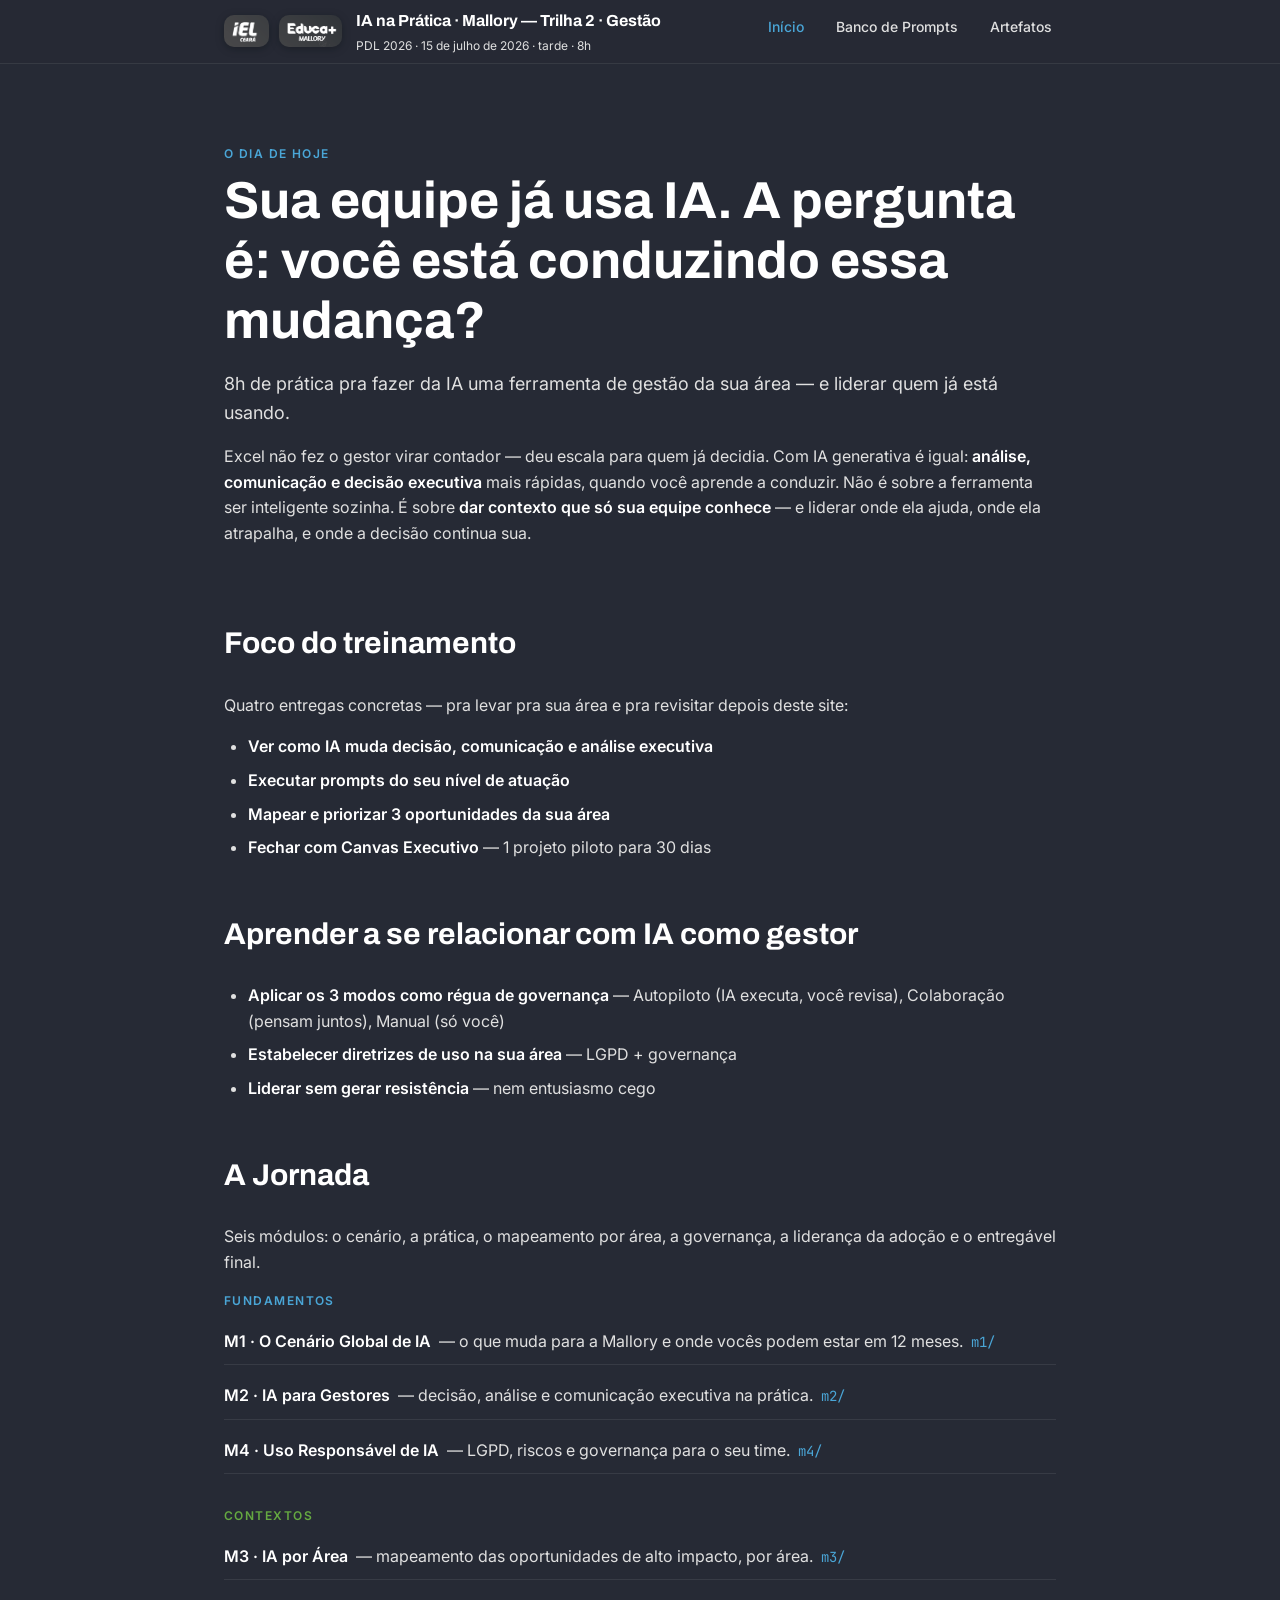
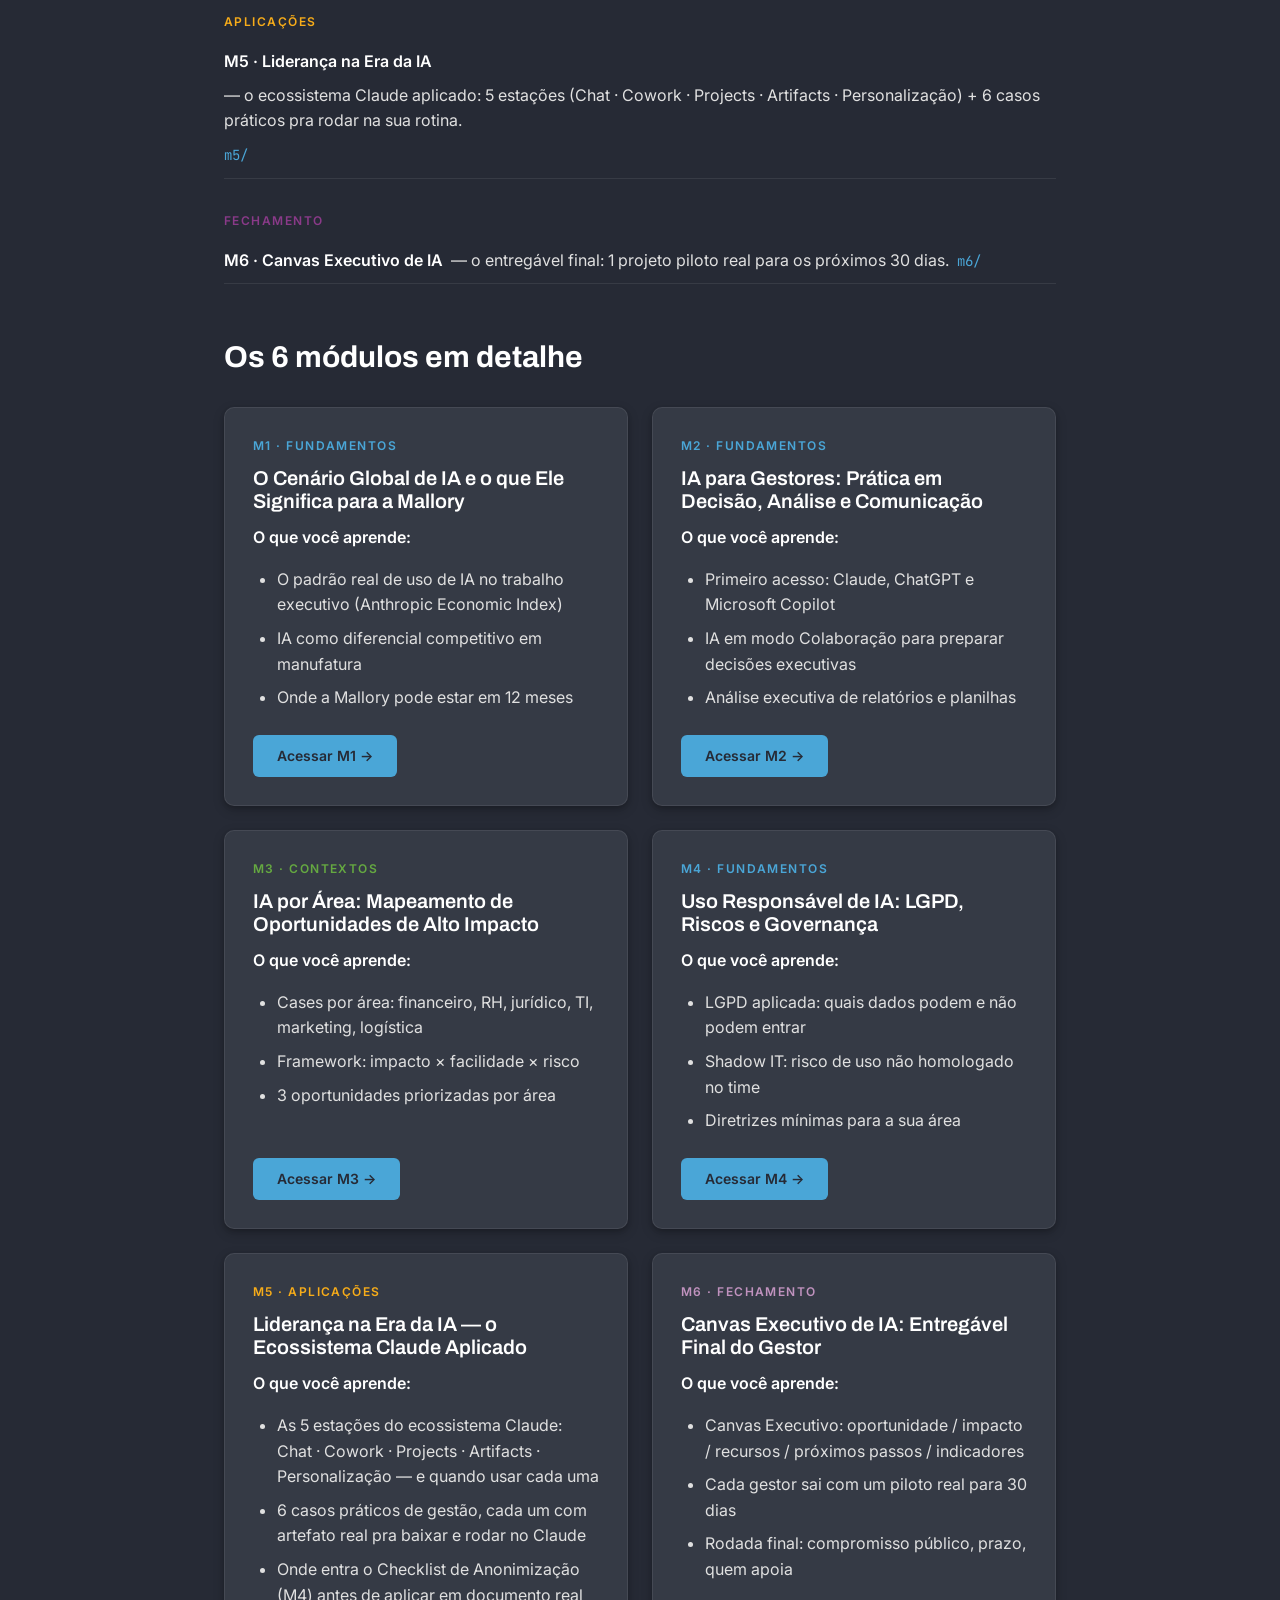
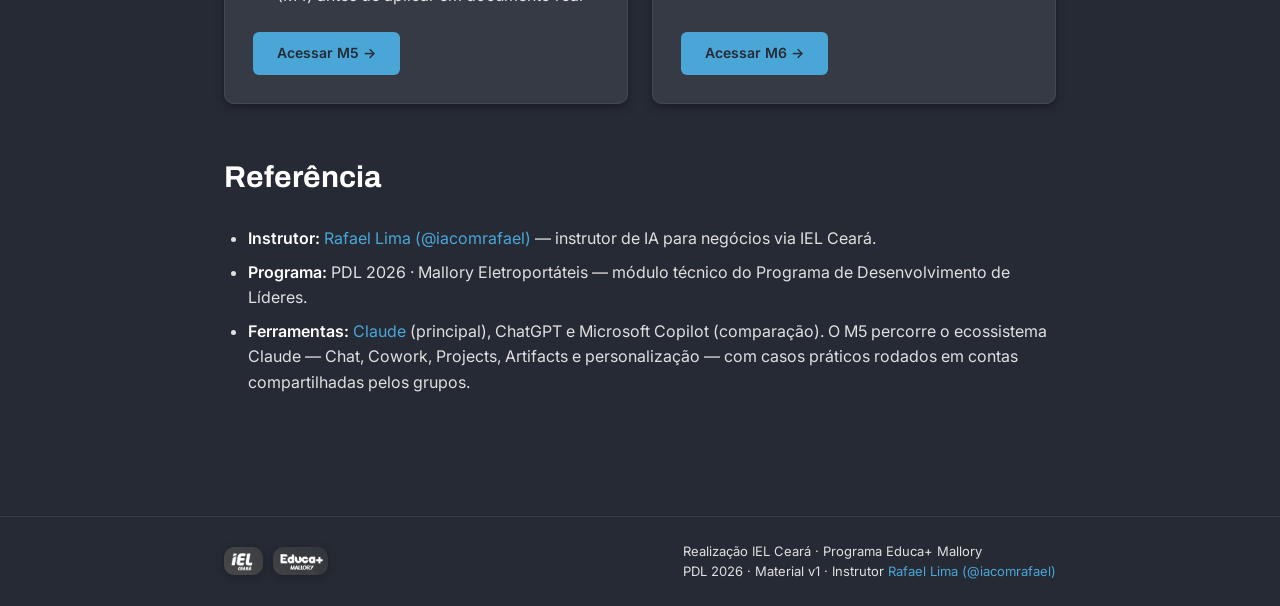
<file: index.html>
<!DOCTYPE html>
<html lang="pt-BR">
<head>
  <meta charset="UTF-8">
  <meta name="viewport" content="width=device-width, initial-scale=1.0">
  <title>IA na Prática · Trilha 2 — Gestão · Mallory PDL 2026</title>
  <link rel="preconnect" href="https://fonts.googleapis.com">
  <link rel="preconnect" href="https://fonts.gstatic.com" crossorigin>
  <link rel="stylesheet" href="https://fonts.googleapis.com/css2?family=Archivo:wght@600;700&family=Inter:wght@400;500;600&family=JetBrains+Mono:wght@400&display=swap">
  <link rel="stylesheet" href="assets/style.css">
</head>
<body>

<header class="site-header">
  <div class="container">
    <div class="site-brand">
      <div class="site-logos">
        <img src="assets/logos/iel-ceara.png" alt="IEL Ceará">
        <img src="assets/logos/educa-mais-mallory.png" alt="Educa+ Mallory">
      </div>
      <div class="site-brand-text">
        <a href="./">IA na Prática · Mallory — Trilha 2 · Gestão</a>
        <span class="site-meta">PDL 2026 · 15 de julho de 2026 · tarde · 8h</span>
      </div>
    </div>
    <button class="nav-toggle" aria-expanded="false" aria-controls="site-nav">Menu</button>
    <nav class="site-nav" id="site-nav" aria-label="Navegação principal">
      <ul>
        <li><a href="./" aria-current="page">Início</a></li>
        <li><a href="banco-de-prompts/">Banco de Prompts</a></li>
        <li><a href="artefatos/">Artefatos</a></li>
      </ul>
    </nav>
  </div>
</header>

<main>
  <div class="container">

    <section class="section hero hub-hero">
      <span class="eyebrow">O dia de hoje</span>
      <h1>Sua equipe já usa IA. A pergunta é: você está conduzindo essa mudança?</h1>
      <p class="lead">8h de prática pra fazer da IA uma ferramenta de gestão da sua área — e liderar quem já está usando.</p>
      <p>Excel não fez o gestor virar contador — deu escala para quem já decidia. Com IA generativa é igual: <strong>análise, comunicação e decisão executiva</strong> mais rápidas, quando você aprende a conduzir. Não é sobre a ferramenta ser inteligente sozinha. É sobre <strong>dar contexto que só sua equipe conhece</strong> — e liderar onde ela ajuda, onde ela atrapalha, e onde a decisão continua sua.</p>
    </section>

    <section class="section">
      <h2>Foco do treinamento</h2>
      <p>Quatro entregas concretas — pra levar pra sua área e pra revisitar depois deste site:</p>
      <ul>
        <li><strong>Ver como IA muda decisão, comunicação e análise executiva</strong></li>
        <li><strong>Executar prompts do seu nível de atuação</strong></li>
        <li><strong>Mapear e priorizar 3 oportunidades da sua área</strong></li>
        <li><strong>Fechar com Canvas Executivo</strong> — 1 projeto piloto para 30 dias</li>
      </ul>
    </section>

    <section class="section">
      <h2>Aprender a se relacionar com IA como gestor</h2>
      <ul>
        <li><strong>Aplicar os 3 modos como régua de governança</strong> — Autopiloto (IA executa, você revisa), Colaboração (pensam juntos), Manual (só você)</li>
        <li><strong>Estabelecer diretrizes de uso na sua área</strong> — LGPD + governança</li>
        <li><strong>Liderar sem gerar resistência</strong> — nem entusiasmo cego</li>
      </ul>
    </section>

    <section class="section">
      <h2>A Jornada</h2>
      <p>Seis módulos: o cenário, a prática, o mapeamento por área, a governança, a liderança da adoção e o entregável final.</p>

      <div class="jornada-grupo group-fundamentos">
        <span class="eyebrow">Fundamentos</span>
        <ul>
          <li><strong>M1 · O Cenário Global de IA</strong> — o que muda para a Mallory e onde vocês podem estar em 12 meses. <a href="m1/"><code>m1/</code></a></li>
          <li><strong>M2 · IA para Gestores</strong> — decisão, análise e comunicação executiva na prática. <a href="m2/"><code>m2/</code></a></li>
          <li><strong>M4 · Uso Responsável de IA</strong> — LGPD, riscos e governança para o seu time. <a href="m4/"><code>m4/</code></a></li>
        </ul>
      </div>

      <div class="jornada-grupo group-contextos">
        <span class="eyebrow">Contextos</span>
        <ul>
          <li><strong>M3 · IA por Área</strong> — mapeamento das oportunidades de alto impacto, por área. <a href="m3/"><code>m3/</code></a></li>
        </ul>
      </div>

      <div class="jornada-grupo group-aplicacoes">
        <span class="eyebrow">Aplicações</span>
        <ul>
          <li><strong>M5 · Liderança na Era da IA</strong> — o ecossistema Claude aplicado: 5 estações (Chat · Cowork · Projects · Artifacts · Personalização) + 6 casos práticos pra rodar na sua rotina. <a href="m5/"><code>m5/</code></a></li>
        </ul>
      </div>

      <div class="jornada-grupo group-fechamento">
        <span class="eyebrow">Fechamento</span>
        <ul>
          <li><strong>M6 · Canvas Executivo de IA</strong> — o entregável final: 1 projeto piloto real para os próximos 30 dias. <a href="m6/"><code>m6/</code></a></li>
        </ul>
      </div>
    </section>

    <section class="section">
      <h2>Os 6 módulos em detalhe</h2>

      <div class="cards-grid">

        <article class="card-modulo group-fundamentos">
          <span class="eyebrow">M1 · Fundamentos</span>
          <h3>O Cenário Global de IA e o que Ele Significa para a Mallory</h3>
          <p class="promessa">O que você aprende:</p>
          <ul>
            <li>O padrão real de uso de IA no trabalho executivo (Anthropic Economic Index)</li>
            <li>IA como diferencial competitivo em manufatura</li>
            <li>Onde a Mallory pode estar em 12 meses</li>
          </ul>
          <a class="btn-primary" href="m1/">Acessar M1 →</a>
        </article>

        <article class="card-modulo group-fundamentos">
          <span class="eyebrow">M2 · Fundamentos</span>
          <h3>IA para Gestores: Prática em Decisão, Análise e Comunicação</h3>
          <p class="promessa">O que você aprende:</p>
          <ul>
            <li>Primeiro acesso: Claude, ChatGPT e Microsoft Copilot</li>
            <li>IA em modo Colaboração para preparar decisões executivas</li>
            <li>Análise executiva de relatórios e planilhas</li>
          </ul>
          <a class="btn-primary" href="m2/">Acessar M2 →</a>
        </article>

        <article class="card-modulo group-contextos">
          <span class="eyebrow">M3 · Contextos</span>
          <h3>IA por Área: Mapeamento de Oportunidades de Alto Impacto</h3>
          <p class="promessa">O que você aprende:</p>
          <ul>
            <li>Cases por área: financeiro, RH, jurídico, TI, marketing, logística</li>
            <li>Framework: impacto × facilidade × risco</li>
            <li>3 oportunidades priorizadas por área</li>
          </ul>
          <a class="btn-primary" href="m3/">Acessar M3 →</a>
        </article>

        <article class="card-modulo group-fundamentos">
          <span class="eyebrow">M4 · Fundamentos</span>
          <h3>Uso Responsável de IA: LGPD, Riscos e Governança</h3>
          <p class="promessa">O que você aprende:</p>
          <ul>
            <li>LGPD aplicada: quais dados podem e não podem entrar</li>
            <li>Shadow IT: risco de uso não homologado no time</li>
            <li>Diretrizes mínimas para a sua área</li>
          </ul>
          <a class="btn-primary" href="m4/">Acessar M4 →</a>
        </article>

        <article class="card-modulo group-aplicacoes">
          <span class="eyebrow">M5 · Aplicações</span>
          <h3>Liderança na Era da IA — o Ecossistema Claude Aplicado</h3>
          <p class="promessa">O que você aprende:</p>
          <ul>
            <li>As 5 estações do ecossistema Claude: Chat · Cowork · Projects · Artifacts · Personalização — e quando usar cada uma</li>
            <li>6 casos práticos de gestão, cada um com artefato real pra baixar e rodar no Claude</li>
            <li>Onde entra o Checklist de Anonimização (M4) antes de aplicar em documento real</li>
          </ul>
          <a class="btn-primary" href="m5/">Acessar M5 →</a>
        </article>

        <article class="card-modulo group-fechamento">
          <span class="eyebrow">M6 · Fechamento</span>
          <h3>Canvas Executivo de IA: Entregável Final do Gestor</h3>
          <p class="promessa">O que você aprende:</p>
          <ul>
            <li>Canvas Executivo: oportunidade / impacto / recursos / próximos passos / indicadores</li>
            <li>Cada gestor sai com um piloto real para 30 dias</li>
            <li>Rodada final: compromisso público, prazo, quem apoia</li>
          </ul>
          <a class="btn-primary" href="m6/">Acessar M6 →</a>
        </article>

      </div>
    </section>

    <section class="section">
      <h2>Referência</h2>
      <ul>
        <li><strong>Instrutor:</strong> <a href="https://www.instagram.com/iacomrafael/" target="_blank" rel="noopener">Rafael Lima (@iacomrafael)</a> — instrutor de IA para negócios via IEL Ceará.</li>
        <li><strong>Programa:</strong> PDL 2026 · Mallory Eletroportáteis — módulo técnico do Programa de Desenvolvimento de Líderes.</li>
        <li><strong>Ferramentas:</strong> <a href="https://claude.ai" target="_blank" rel="noopener">Claude</a> (principal), ChatGPT e Microsoft Copilot (comparação). O M5 percorre o ecossistema Claude — Chat, Cowork, Projects, Artifacts e personalização — com casos práticos rodados em contas compartilhadas pelos grupos.</li>
      </ul>
    </section>

  </div>
</main>

<footer class="site-footer">
  <div class="container">
    <div class="site-logos">
      <img src="assets/logos/iel-ceara.png" alt="IEL Ceará">
      <img src="assets/logos/educa-mais-mallory.png" alt="Educa+ Mallory">
    </div>
    <div class="footer-meta">
      Realização IEL Ceará · Programa Educa+ Mallory<br>
      PDL 2026 · Material v1 · Instrutor <a href="https://www.instagram.com/iacomrafael/" target="_blank" rel="noopener">Rafael Lima (@iacomrafael)</a>
    </div>
  </div>
</footer>

<script src="assets/script.js" defer></script>
</body>
</html>
</file>
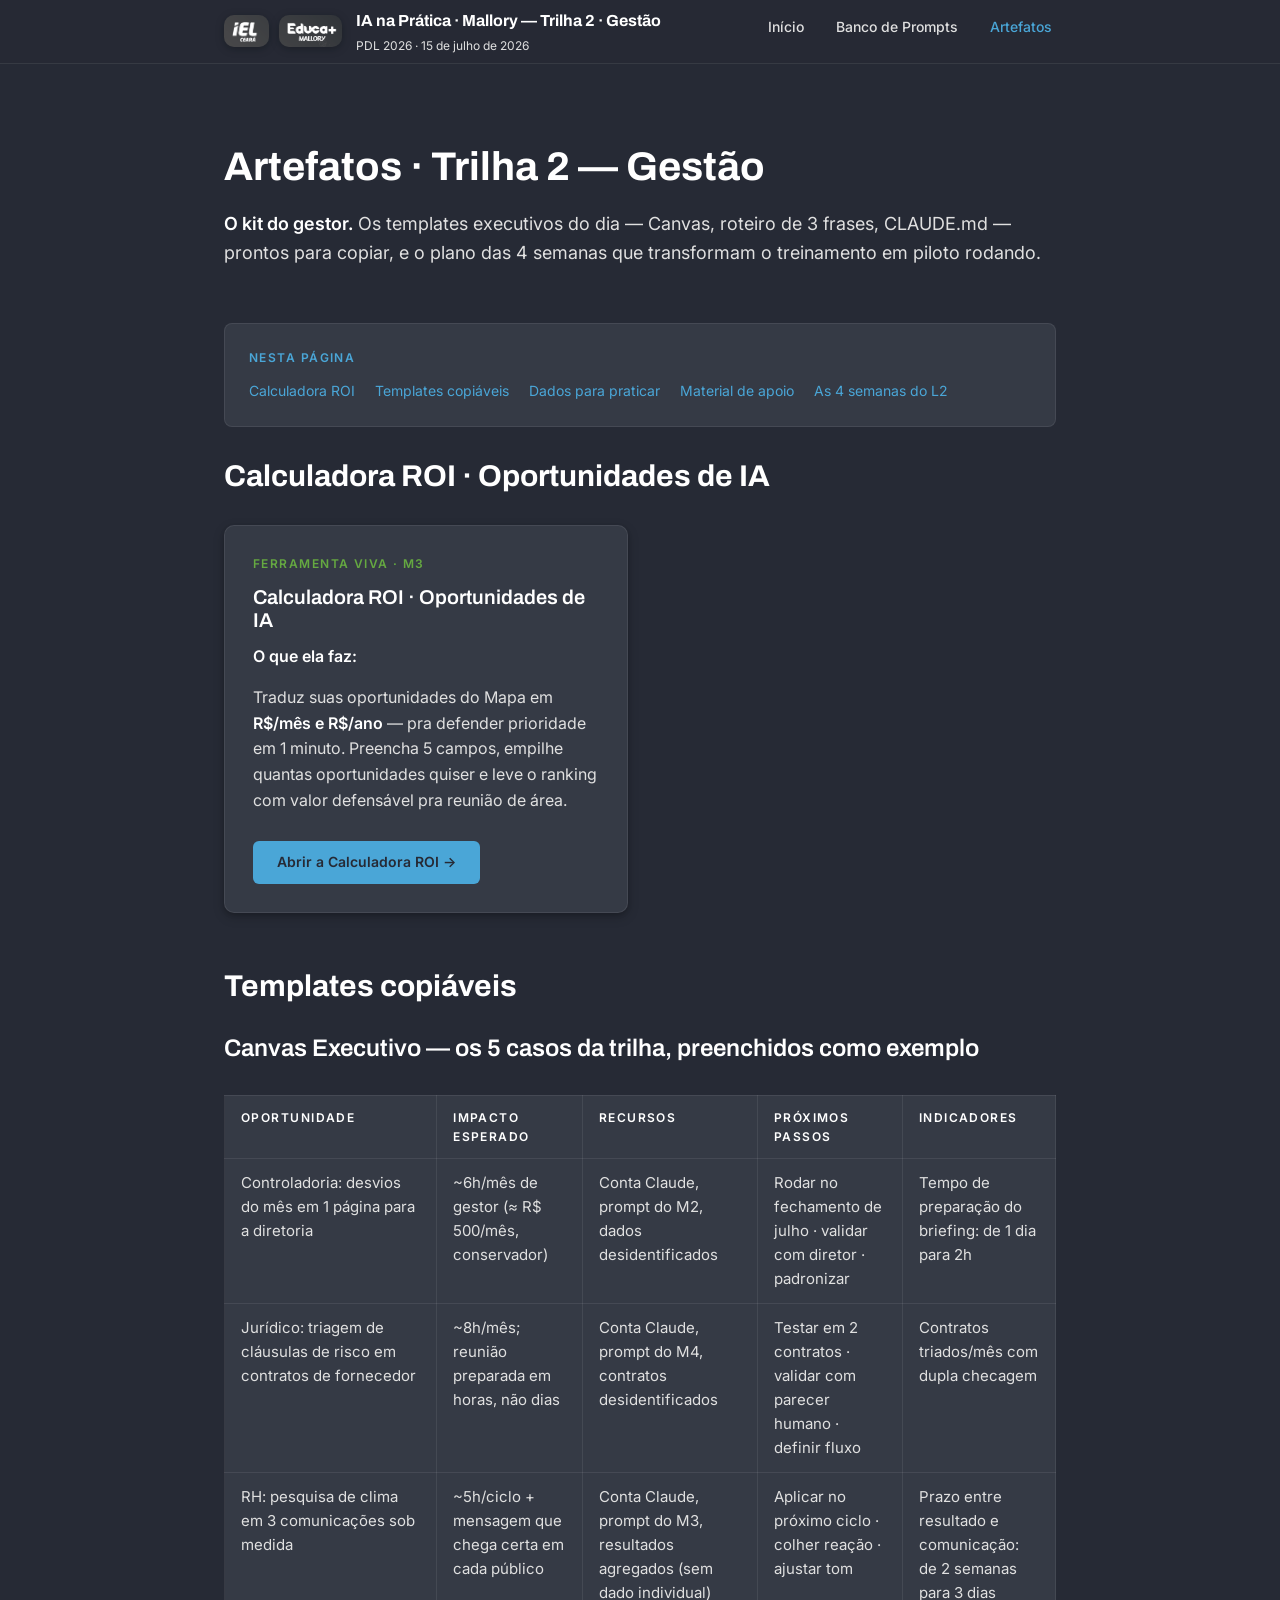
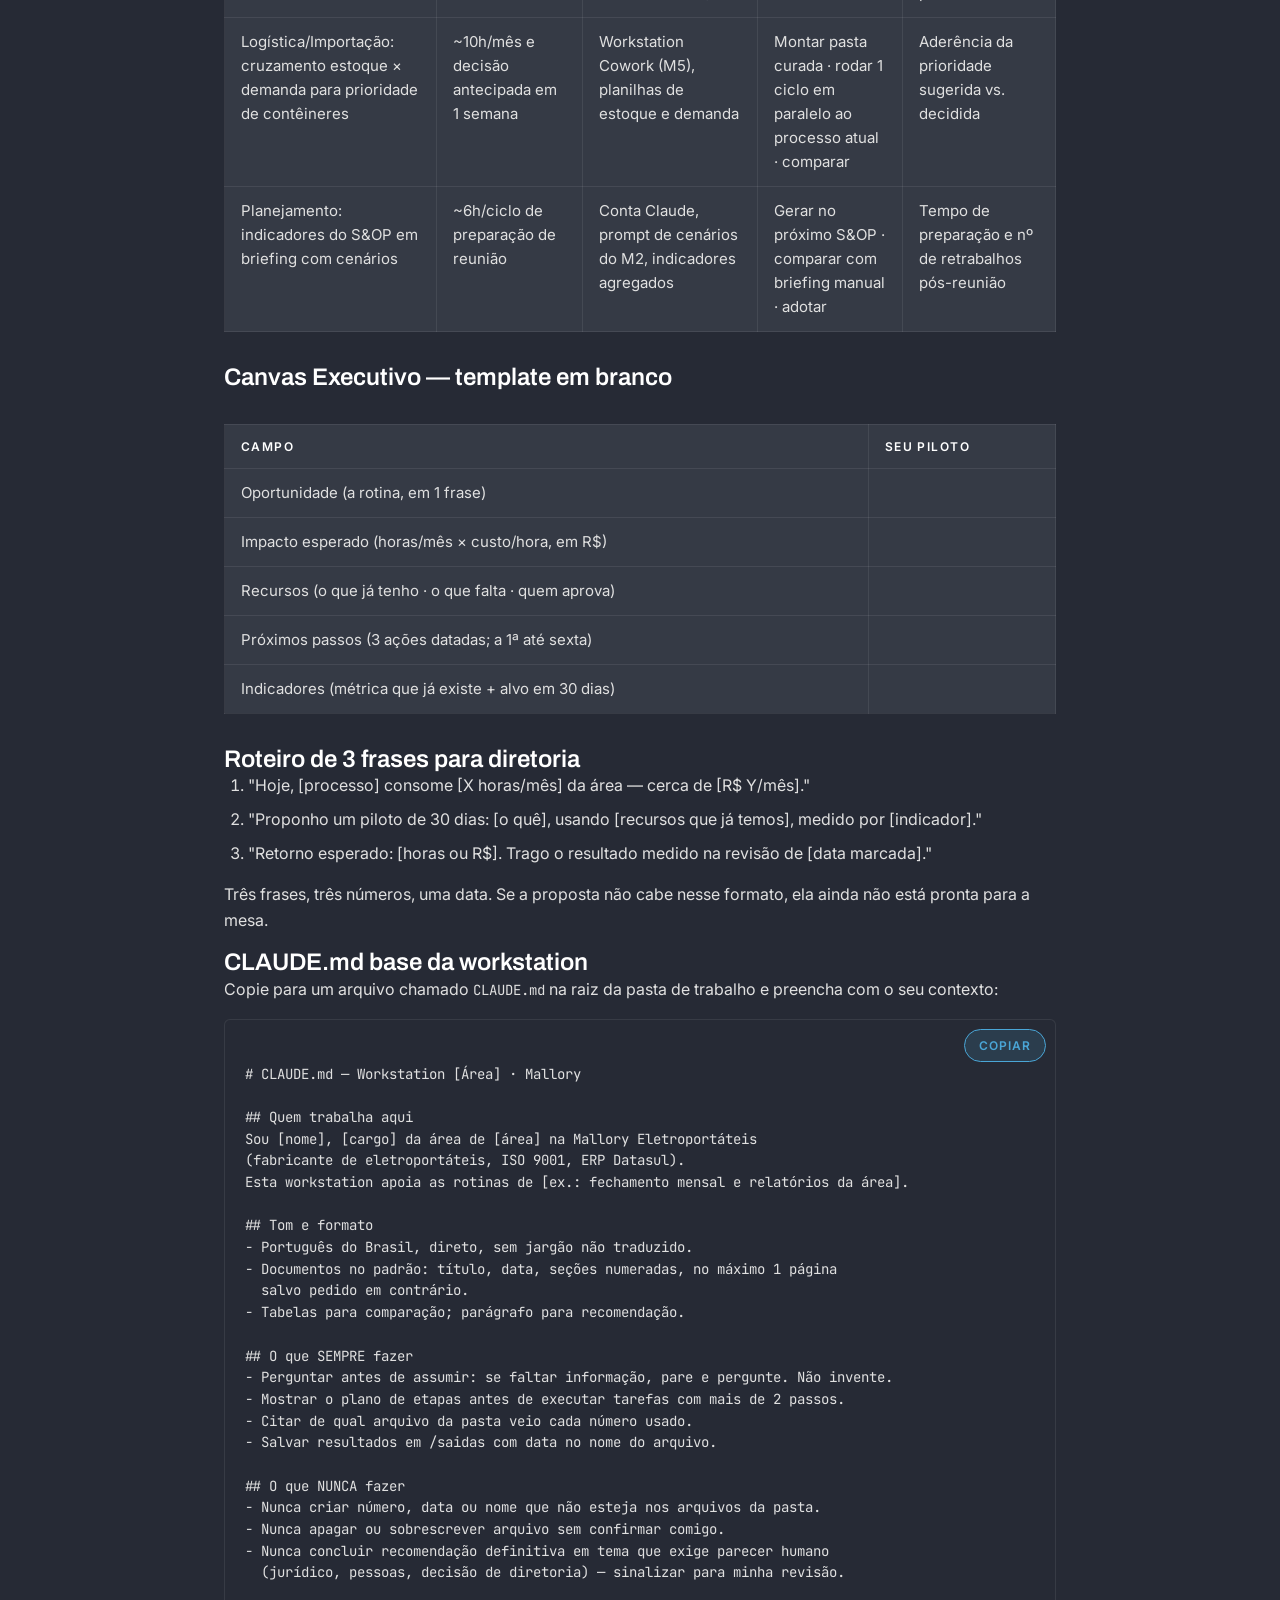
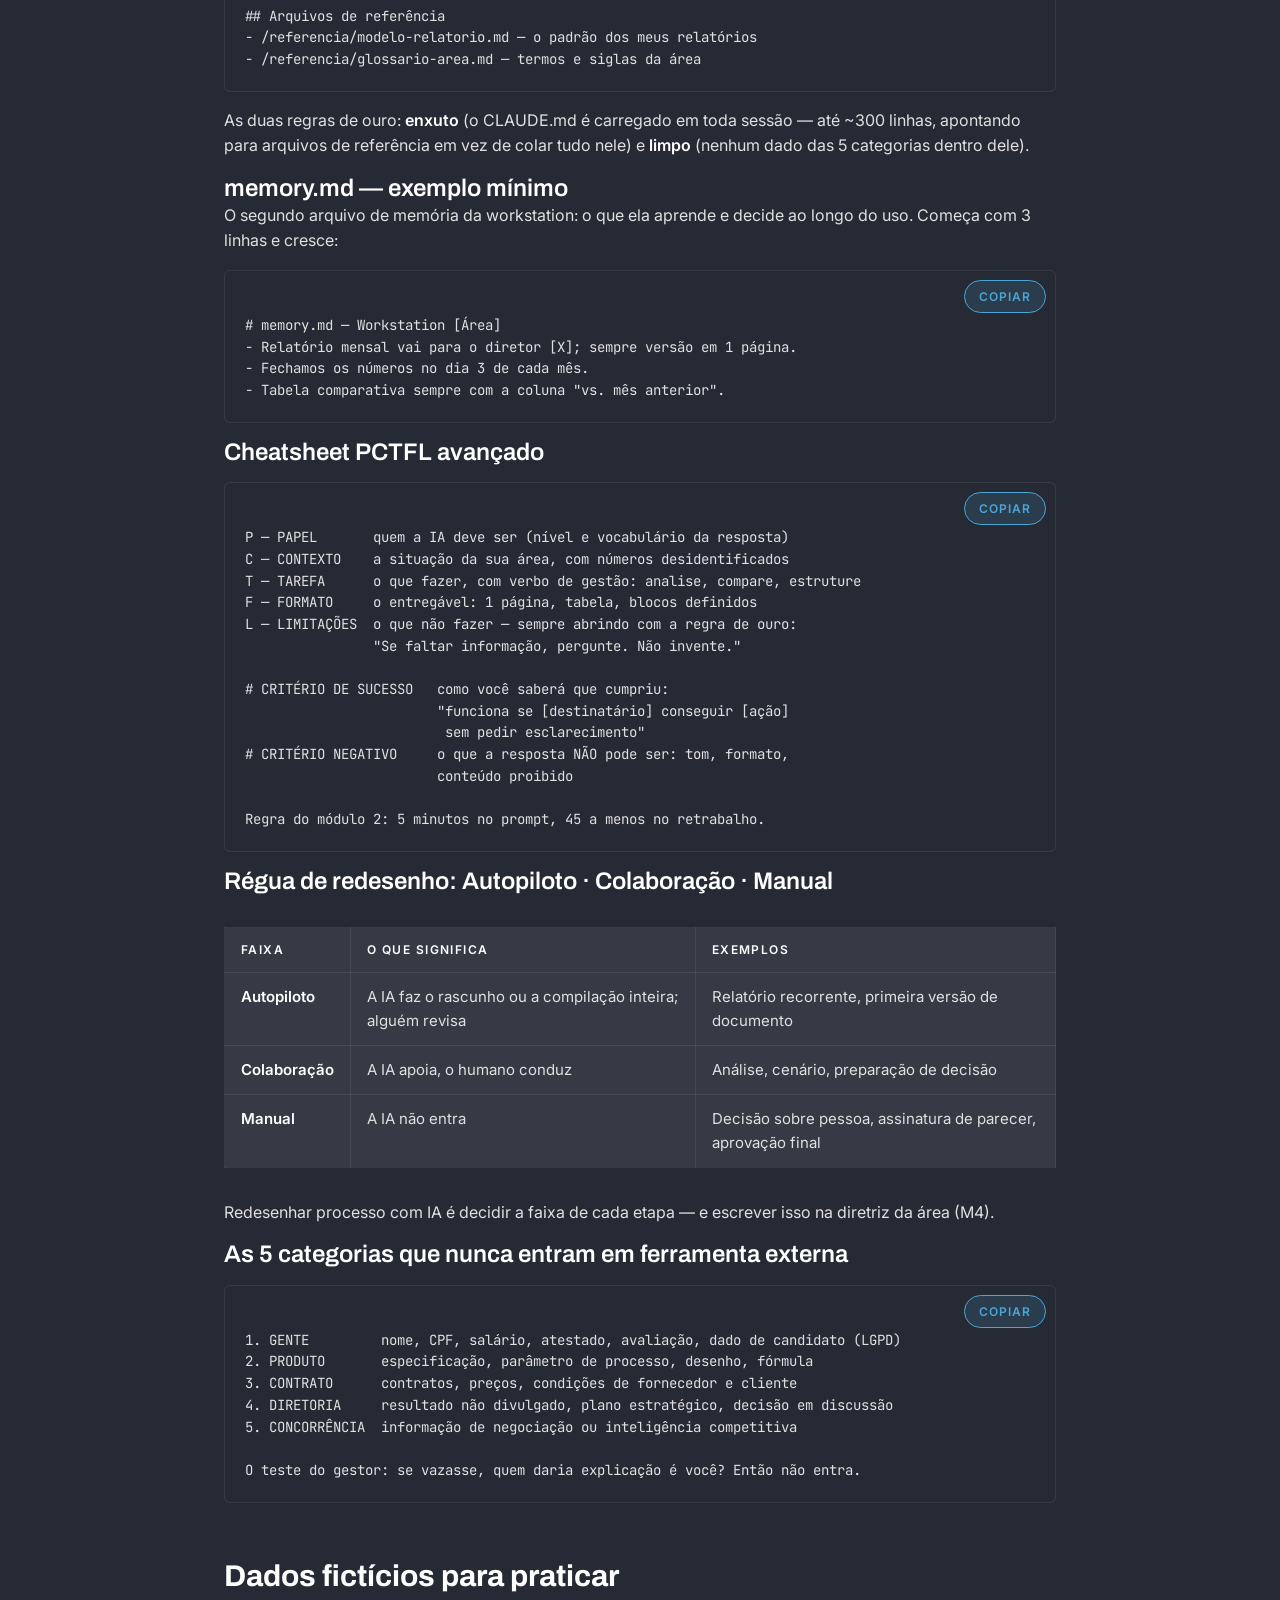
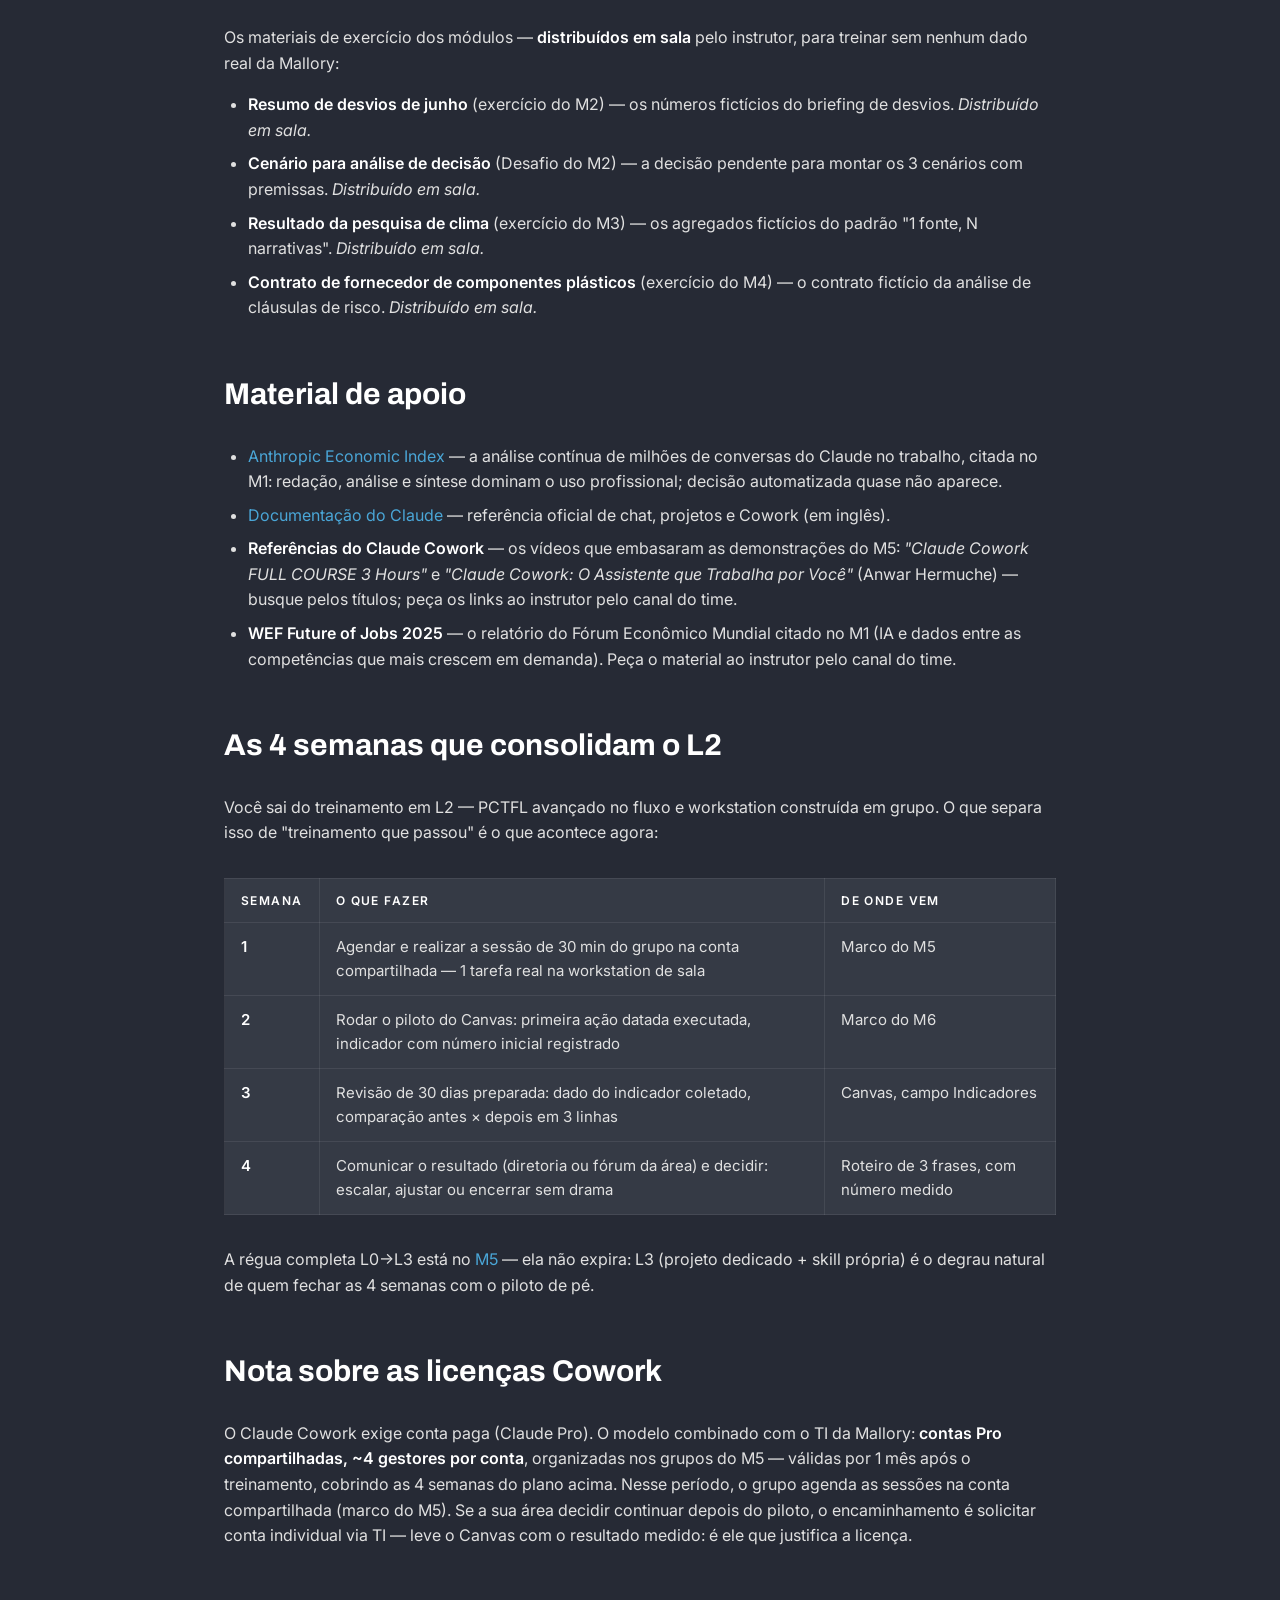
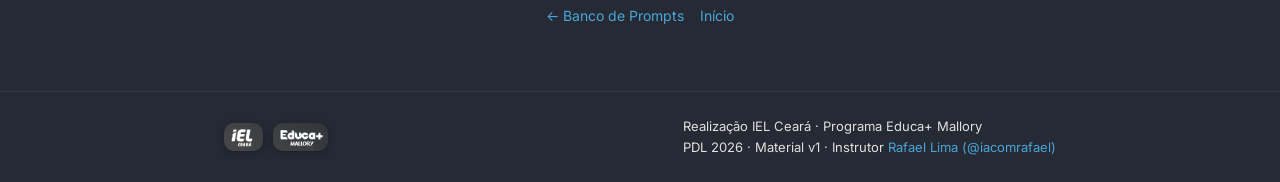
<file: artefatos/index.html>
<!DOCTYPE html>
<html lang="pt-BR">
<head>
  <meta charset="UTF-8">
  <meta name="viewport" content="width=device-width, initial-scale=1.0">
  <title>Artefatos · Trilha 2 — Gestão · Mallory PDL 2026</title>
  <meta name="description" content="O kit do gestor: Calculadora ROI, Canvas Executivo, roteiro de 3 frases, CLAUDE.md base e o plano das 4 semanas que transformam o treinamento em piloto rodando.">
  <link rel="preconnect" href="https://fonts.googleapis.com">
  <link rel="preconnect" href="https://fonts.gstatic.com" crossorigin>
  <link rel="stylesheet" href="https://fonts.googleapis.com/css2?family=Archivo:wght@600;700&family=Inter:wght@400;500;600&family=JetBrains+Mono:wght@400&display=swap">
  <link rel="stylesheet" href="../assets/style.css">
</head>
<body>

<header class="site-header">
  <div class="container">
    <div class="site-brand">
      <div class="site-logos">
        <img src="../assets/logos/iel-ceara.png" alt="IEL Ceará">
        <img src="../assets/logos/educa-mais-mallory.png" alt="Educa+ Mallory">
      </div>
      <div class="site-brand-text">
        <a href="../">IA na Prática · Mallory — Trilha 2 · Gestão</a>
        <span class="site-meta">PDL 2026 · 15 de julho de 2026</span>
      </div>
    </div>
    <button class="nav-toggle" aria-expanded="false" aria-controls="site-nav">Menu</button>
    <nav class="site-nav" id="site-nav" aria-label="Navegação principal">
      <ul>
        <li><a href="../">Início</a></li>
        <li><a href="../banco-de-prompts/">Banco de Prompts</a></li>
        <li><a href="./" aria-current="page">Artefatos</a></li>
      </ul>
    </nav>
  </div>
</header>

<main>
  <div class="container">

    <section class="hero">
      <h1>Artefatos · Trilha 2 — Gestão</h1>
      <p class="lead"><strong>O kit do gestor.</strong> Os templates executivos do dia — Canvas, roteiro de 3 frases, CLAUDE.md — prontos para copiar, e o plano das 4 semanas que transformam o treinamento em piloto rodando.</p>
    </section>

    <nav class="toc" aria-label="Nesta página">
      <span class="eyebrow">Nesta página</span>
      <ul>
        <li><a href="#calculadora">Calculadora ROI</a></li>
        <li><a href="#templates">Templates copiáveis</a></li>
        <li><a href="#dados">Dados para praticar</a></li>
        <li><a href="#apoio">Material de apoio</a></li>
        <li><a href="#semanas">As 4 semanas do L2</a></li>
      </ul>
    </nav>

    <section class="section" id="calculadora">
      <h2>Calculadora ROI · Oportunidades de IA</h2>
      <div class="cards-grid">
        <article class="card-modulo group-contextos">
          <span class="eyebrow">Ferramenta viva · M3</span>
          <h3>Calculadora ROI · Oportunidades de IA</h3>
          <p class="promessa">O que ela faz:</p>
          <p>Traduz suas oportunidades do Mapa em <strong>R$/mês e R$/ano</strong> — pra defender prioridade em 1 minuto. Preencha 5 campos, empilhe quantas oportunidades quiser e leve o ranking com valor defensável pra reunião de área.</p>
          <a class="btn-primary" href="calculadora-roi.html">Abrir a Calculadora ROI →</a>
        </article>
      </div>
    </section>

    <section class="section" id="templates">
      <h2>Templates copiáveis</h2>

      <h3>Canvas Executivo — os 5 casos da trilha, preenchidos como exemplo</h3>
      <div class="table-wrap">
        <table class="table-default">
          <thead>
            <tr><th>Oportunidade</th><th>Impacto esperado</th><th>Recursos</th><th>Próximos passos</th><th>Indicadores</th></tr>
          </thead>
          <tbody>
            <tr><td>Controladoria: desvios do mês em 1 página para a diretoria</td><td>~6h/mês de gestor (≈ R$ 500/mês, conservador)</td><td>Conta Claude, prompt do M2, dados desidentificados</td><td>Rodar no fechamento de julho · validar com diretor · padronizar</td><td>Tempo de preparação do briefing: de 1 dia para 2h</td></tr>
            <tr><td>Jurídico: triagem de cláusulas de risco em contratos de fornecedor</td><td>~8h/mês; reunião preparada em horas, não dias</td><td>Conta Claude, prompt do M4, contratos desidentificados</td><td>Testar em 2 contratos · validar com parecer humano · definir fluxo</td><td>Contratos triados/mês com dupla checagem</td></tr>
            <tr><td>RH: pesquisa de clima em 3 comunicações sob medida</td><td>~5h/ciclo + mensagem que chega certa em cada público</td><td>Conta Claude, prompt do M3, resultados agregados (sem dado individual)</td><td>Aplicar no próximo ciclo · colher reação · ajustar tom</td><td>Prazo entre resultado e comunicação: de 2 semanas para 3 dias</td></tr>
            <tr><td>Logística/Importação: cruzamento estoque × demanda para prioridade de contêineres</td><td>~10h/mês e decisão antecipada em 1 semana</td><td>Workstation Cowork (M5), planilhas de estoque e demanda</td><td>Montar pasta curada · rodar 1 ciclo em paralelo ao processo atual · comparar</td><td>Aderência da prioridade sugerida vs. decidida</td></tr>
            <tr><td>Planejamento: indicadores do S&amp;OP em briefing com cenários</td><td>~6h/ciclo de preparação de reunião</td><td>Conta Claude, prompt de cenários do M2, indicadores agregados</td><td>Gerar no próximo S&amp;OP · comparar com briefing manual · adotar</td><td>Tempo de preparação e nº de retrabalhos pós-reunião</td></tr>
          </tbody>
        </table>
      </div>

      <h3>Canvas Executivo — template em branco</h3>
      <div class="table-wrap">
        <table class="table-default">
          <thead>
            <tr><th>Campo</th><th>Seu piloto</th></tr>
          </thead>
          <tbody>
            <tr><td>Oportunidade (a rotina, em 1 frase)</td><td></td></tr>
            <tr><td>Impacto esperado (horas/mês × custo/hora, em R$)</td><td></td></tr>
            <tr><td>Recursos (o que já tenho · o que falta · quem aprova)</td><td></td></tr>
            <tr><td>Próximos passos (3 ações datadas; a 1ª até sexta)</td><td></td></tr>
            <tr><td>Indicadores (métrica que já existe + alvo em 30 dias)</td><td></td></tr>
          </tbody>
        </table>
      </div>

      <h3>Roteiro de 3 frases para diretoria</h3>
      <ol>
        <li>"Hoje, [processo] consome [X horas/mês] da área — cerca de [R$ Y/mês]."</li>
        <li>"Proponho um piloto de 30 dias: [o quê], usando [recursos que já temos], medido por [indicador]."</li>
        <li>"Retorno esperado: [horas ou R$]. Trago o resultado medido na revisão de [data marcada]."</li>
      </ol>
      <p>Três frases, três números, uma data. Se a proposta não cabe nesse formato, ela ainda não está pronta para a mesa.</p>

      <h3>CLAUDE.md base da workstation</h3>
      <p>Copie para um arquivo chamado <code>CLAUDE.md</code> na raiz da pasta de trabalho e preencha com o seu contexto:</p>
      <div class="prompt-box">
        <button class="btn-copy" type="button" aria-label="Copiar CLAUDE.md base">Copiar</button>
        <pre><code># CLAUDE.md — Workstation [Área] · Mallory

## Quem trabalha aqui
Sou [nome], [cargo] da área de [área] na Mallory Eletroportáteis
(fabricante de eletroportáteis, ISO 9001, ERP Datasul).
Esta workstation apoia as rotinas de [ex.: fechamento mensal e relatórios da área].

## Tom e formato
- Português do Brasil, direto, sem jargão não traduzido.
- Documentos no padrão: título, data, seções numeradas, no máximo 1 página
  salvo pedido em contrário.
- Tabelas para comparação; parágrafo para recomendação.

## O que SEMPRE fazer
- Perguntar antes de assumir: se faltar informação, pare e pergunte. Não invente.
- Mostrar o plano de etapas antes de executar tarefas com mais de 2 passos.
- Citar de qual arquivo da pasta veio cada número usado.
- Salvar resultados em /saidas com data no nome do arquivo.

## O que NUNCA fazer
- Nunca criar número, data ou nome que não esteja nos arquivos da pasta.
- Nunca apagar ou sobrescrever arquivo sem confirmar comigo.
- Nunca concluir recomendação definitiva em tema que exige parecer humano
  (jurídico, pessoas, decisão de diretoria) — sinalizar para minha revisão.

## Arquivos de referência
- /referencia/modelo-relatorio.md — o padrão dos meus relatórios
- /referencia/glossario-area.md — termos e siglas da área</code></pre>
      </div>
      <p>As duas regras de ouro: <strong>enxuto</strong> (o CLAUDE.md é carregado em toda sessão — até ~300 linhas, apontando para arquivos de referência em vez de colar tudo nele) e <strong>limpo</strong> (nenhum dado das 5 categorias dentro dele).</p>

      <h3>memory.md — exemplo mínimo</h3>
      <p>O segundo arquivo de memória da workstation: o que ela aprende e decide ao longo do uso. Começa com 3 linhas e cresce:</p>
      <div class="prompt-box">
        <button class="btn-copy" type="button" aria-label="Copiar memory.md exemplo">Copiar</button>
        <pre><code># memory.md — Workstation [Área]
- Relatório mensal vai para o diretor [X]; sempre versão em 1 página.
- Fechamos os números no dia 3 de cada mês.
- Tabela comparativa sempre com a coluna "vs. mês anterior".</code></pre>
      </div>

      <h3>Cheatsheet PCTFL avançado</h3>
      <div class="prompt-box">
        <button class="btn-copy" type="button" aria-label="Copiar cheatsheet PCTFL avançado">Copiar</button>
        <pre><code>P — PAPEL       quem a IA deve ser (nível e vocabulário da resposta)
C — CONTEXTO    a situação da sua área, com números desidentificados
T — TAREFA      o que fazer, com verbo de gestão: analise, compare, estruture
F — FORMATO     o entregável: 1 página, tabela, blocos definidos
L — LIMITAÇÕES  o que não fazer — sempre abrindo com a regra de ouro:
                "Se faltar informação, pergunte. Não invente."

# CRITÉRIO DE SUCESSO   como você saberá que cumpriu:
                        "funciona se [destinatário] conseguir [ação]
                         sem pedir esclarecimento"
# CRITÉRIO NEGATIVO     o que a resposta NÃO pode ser: tom, formato,
                        conteúdo proibido

Regra do módulo 2: 5 minutos no prompt, 45 a menos no retrabalho.</code></pre>
      </div>

      <h3>Régua de redesenho: Autopiloto · Colaboração · Manual</h3>
      <div class="table-wrap">
        <table class="table-default">
          <thead>
            <tr><th>Faixa</th><th>O que significa</th><th>Exemplos</th></tr>
          </thead>
          <tbody>
            <tr><td><strong>Autopiloto</strong></td><td>A IA faz o rascunho ou a compilação inteira; alguém revisa</td><td>Relatório recorrente, primeira versão de documento</td></tr>
            <tr><td><strong>Colaboração</strong></td><td>A IA apoia, o humano conduz</td><td>Análise, cenário, preparação de decisão</td></tr>
            <tr><td><strong>Manual</strong></td><td>A IA não entra</td><td>Decisão sobre pessoa, assinatura de parecer, aprovação final</td></tr>
          </tbody>
        </table>
      </div>
      <p>Redesenhar processo com IA é decidir a faixa de cada etapa — e escrever isso na diretriz da área (M4).</p>

      <h3>As 5 categorias que nunca entram em ferramenta externa</h3>
      <div class="prompt-box">
        <button class="btn-copy" type="button" aria-label="Copiar as 5 categorias">Copiar</button>
        <pre><code>1. GENTE         nome, CPF, salário, atestado, avaliação, dado de candidato (LGPD)
2. PRODUTO       especificação, parâmetro de processo, desenho, fórmula
3. CONTRATO      contratos, preços, condições de fornecedor e cliente
4. DIRETORIA     resultado não divulgado, plano estratégico, decisão em discussão
5. CONCORRÊNCIA  informação de negociação ou inteligência competitiva

O teste do gestor: se vazasse, quem daria explicação é você? Então não entra.</code></pre>
      </div>
    </section>

    <section class="section" id="dados">
      <h2>Dados fictícios para praticar</h2>
      <p>Os materiais de exercício dos módulos — <strong>distribuídos em sala</strong> pelo instrutor, para treinar sem nenhum dado real da Mallory:</p>
      <ul>
        <li><strong>Resumo de desvios de junho</strong> (exercício do M2) — os números fictícios do briefing de desvios. <em>Distribuído em sala.</em></li>
        <li><strong>Cenário para análise de decisão</strong> (Desafio do M2) — a decisão pendente para montar os 3 cenários com premissas. <em>Distribuído em sala.</em></li>
        <li><strong>Resultado da pesquisa de clima</strong> (exercício do M3) — os agregados fictícios do padrão "1 fonte, N narrativas". <em>Distribuído em sala.</em></li>
        <li><strong>Contrato de fornecedor de componentes plásticos</strong> (exercício do M4) — o contrato fictício da análise de cláusulas de risco. <em>Distribuído em sala.</em></li>
      </ul>
    </section>

    <section class="section" id="apoio">
      <h2>Material de apoio</h2>
      <ul>
        <li><a href="https://www.anthropic.com/research" target="_blank" rel="noopener">Anthropic Economic Index</a> — a análise contínua de milhões de conversas do Claude no trabalho, citada no M1: redação, análise e síntese dominam o uso profissional; decisão automatizada quase não aparece.</li>
        <li><a href="https://docs.anthropic.com" target="_blank" rel="noopener">Documentação do Claude</a> — referência oficial de chat, projetos e Cowork (em inglês).</li>
        <li><strong>Referências do Claude Cowork</strong> — os vídeos que embasaram as demonstrações do M5: <em>"Claude Cowork FULL COURSE 3 Hours"</em> e <em>"Claude Cowork: O Assistente que Trabalha por Você"</em> (Anwar Hermuche) — busque pelos títulos; peça os links ao instrutor pelo canal do time.</li>
        <li><strong>WEF Future of Jobs 2025</strong> — o relatório do Fórum Econômico Mundial citado no M1 (IA e dados entre as competências que mais crescem em demanda). Peça o material ao instrutor pelo canal do time.</li>
      </ul>
    </section>

    <section class="section" id="semanas">
      <h2>As 4 semanas que consolidam o L2</h2>
      <p>Você sai do treinamento em L2 — PCTFL avançado no fluxo e workstation construída em grupo. O que separa isso de "treinamento que passou" é o que acontece agora:</p>
      <div class="table-wrap">
        <table class="table-default">
          <thead>
            <tr><th>Semana</th><th>O que fazer</th><th>De onde vem</th></tr>
          </thead>
          <tbody>
            <tr><td><strong>1</strong></td><td>Agendar e realizar a sessão de 30 min do grupo na conta compartilhada — 1 tarefa real na workstation de sala</td><td>Marco do M5</td></tr>
            <tr><td><strong>2</strong></td><td>Rodar o piloto do Canvas: primeira ação datada executada, indicador com número inicial registrado</td><td>Marco do M6</td></tr>
            <tr><td><strong>3</strong></td><td>Revisão de 30 dias preparada: dado do indicador coletado, comparação antes × depois em 3 linhas</td><td>Canvas, campo Indicadores</td></tr>
            <tr><td><strong>4</strong></td><td>Comunicar o resultado (diretoria ou fórum da área) e decidir: escalar, ajustar ou encerrar sem drama</td><td>Roteiro de 3 frases, com número medido</td></tr>
          </tbody>
        </table>
      </div>
      <p>A régua completa L0→L3 está no <a href="../m5/">M5</a> — ela não expira: L3 (projeto dedicado + skill própria) é o degrau natural de quem fechar as 4 semanas com o piloto de pé.</p>
    </section>

    <section class="section">
      <h2>Nota sobre as licenças Cowork</h2>
      <p>O Claude Cowork exige conta paga (Claude Pro). O modelo combinado com o TI da Mallory: <strong>contas Pro compartilhadas, ~4 gestores por conta</strong>, organizadas nos grupos do M5 — válidas por 1 mês após o treinamento, cobrindo as 4 semanas do plano acima. Nesse período, o grupo agenda as sessões na conta compartilhada (marco do M5). Se a sua área decidir continuar depois do piloto, o encaminhamento é solicitar conta individual via TI — leve o Canvas com o resultado medido: é ele que justifica a licença.</p>
    </section>

    <div class="module-nav-secondary">
      <a href="../banco-de-prompts/">← Banco de Prompts</a>
      <a href="../">Início</a>
    </div>

  </div>
</main>

<footer class="site-footer">
  <div class="container">
    <div class="site-logos">
      <img src="../assets/logos/iel-ceara.png" alt="IEL Ceará">
      <img src="../assets/logos/educa-mais-mallory.png" alt="Educa+ Mallory">
    </div>
    <div class="footer-meta">
      Realização IEL Ceará · Programa Educa+ Mallory<br>
      PDL 2026 · Material v1 · Instrutor <a href="https://www.instagram.com/iacomrafael/" target="_blank" rel="noopener">Rafael Lima (@iacomrafael)</a>
    </div>
  </div>
</footer>

<script src="../assets/script.js" defer></script>
</body>
</html>
</file>
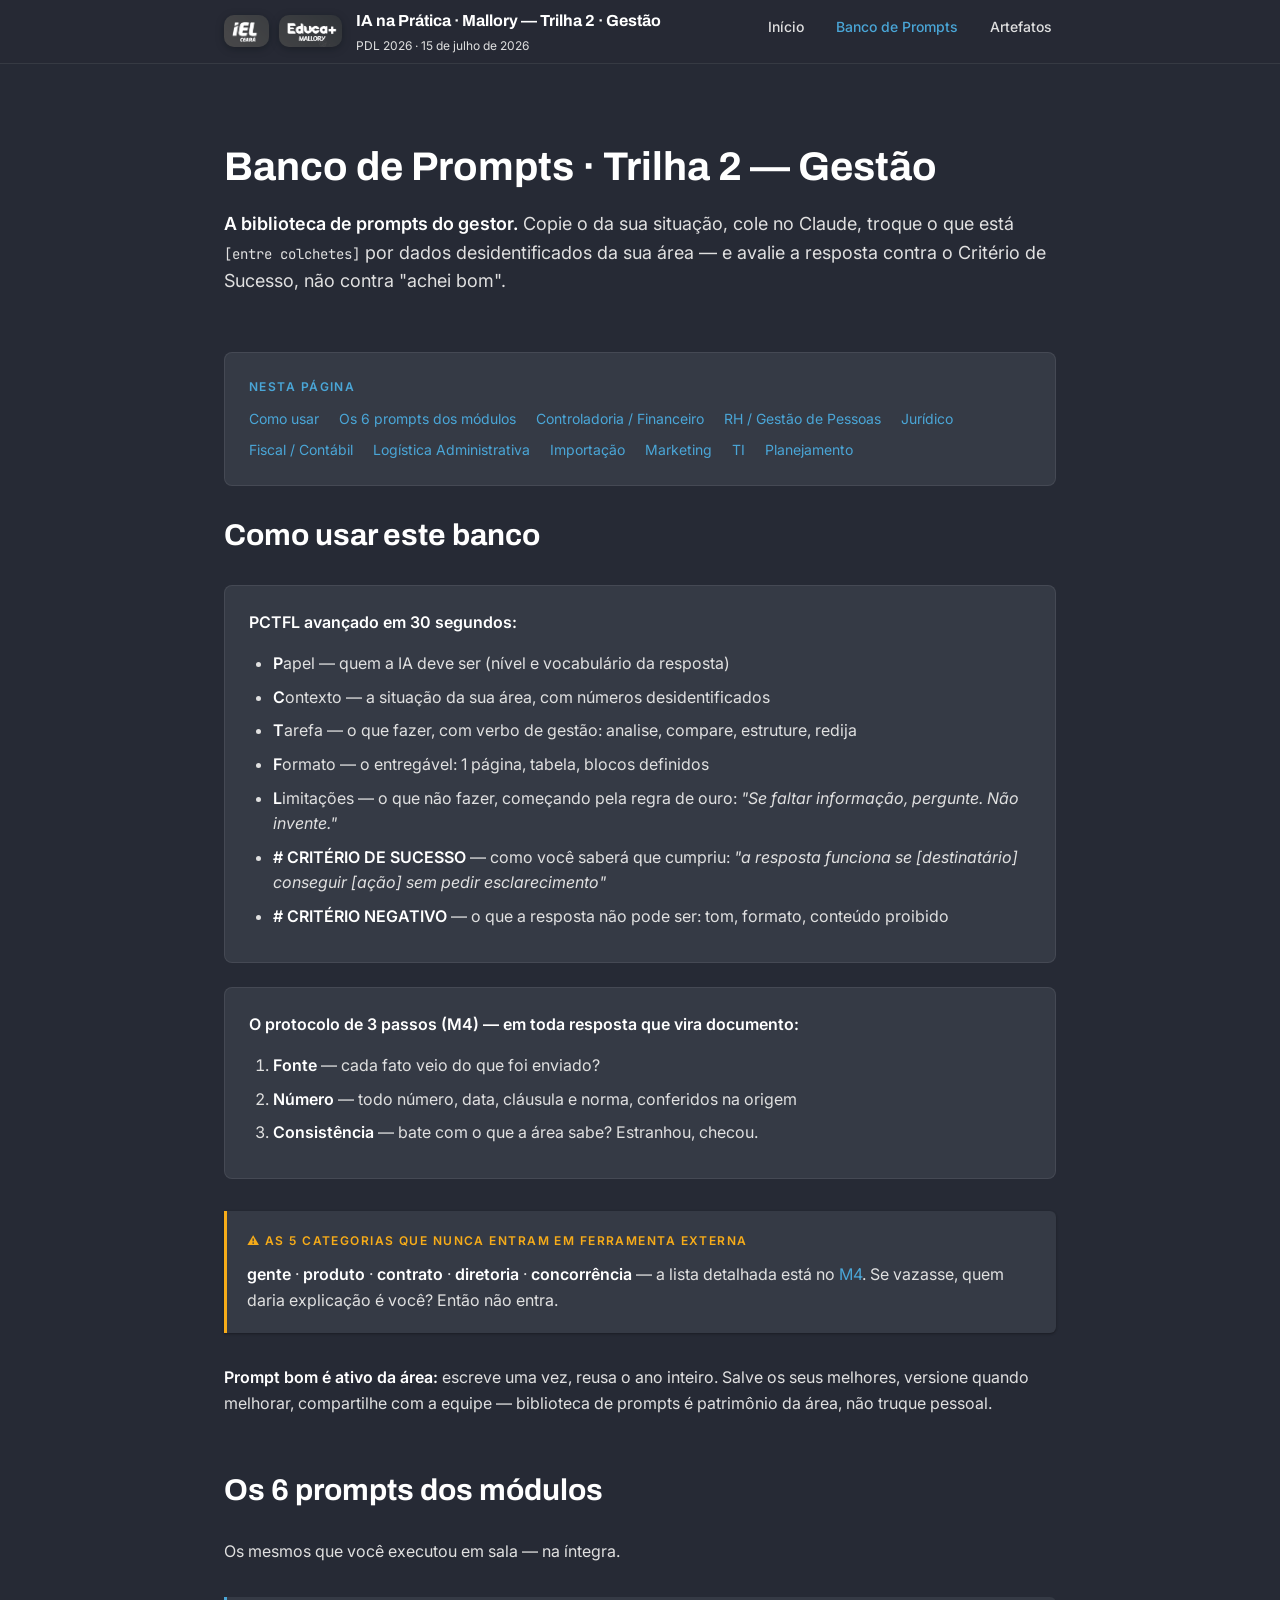
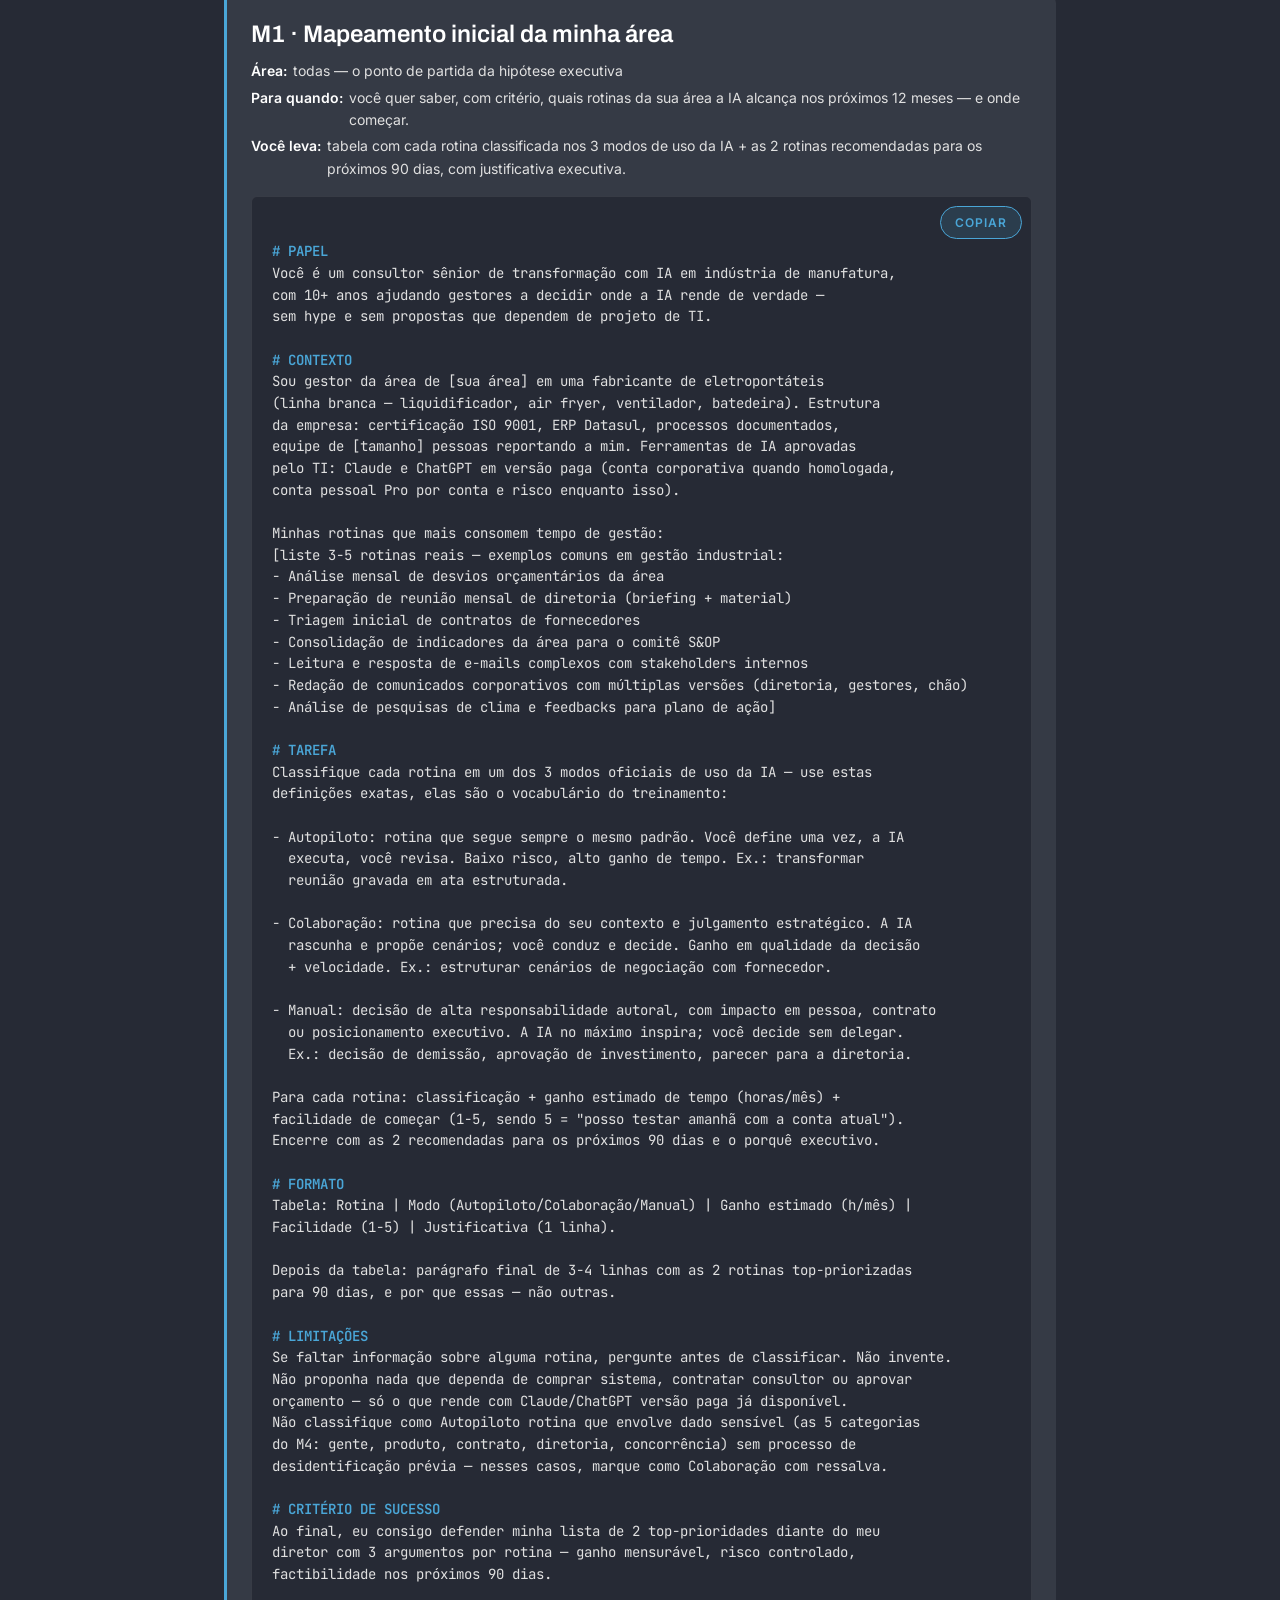
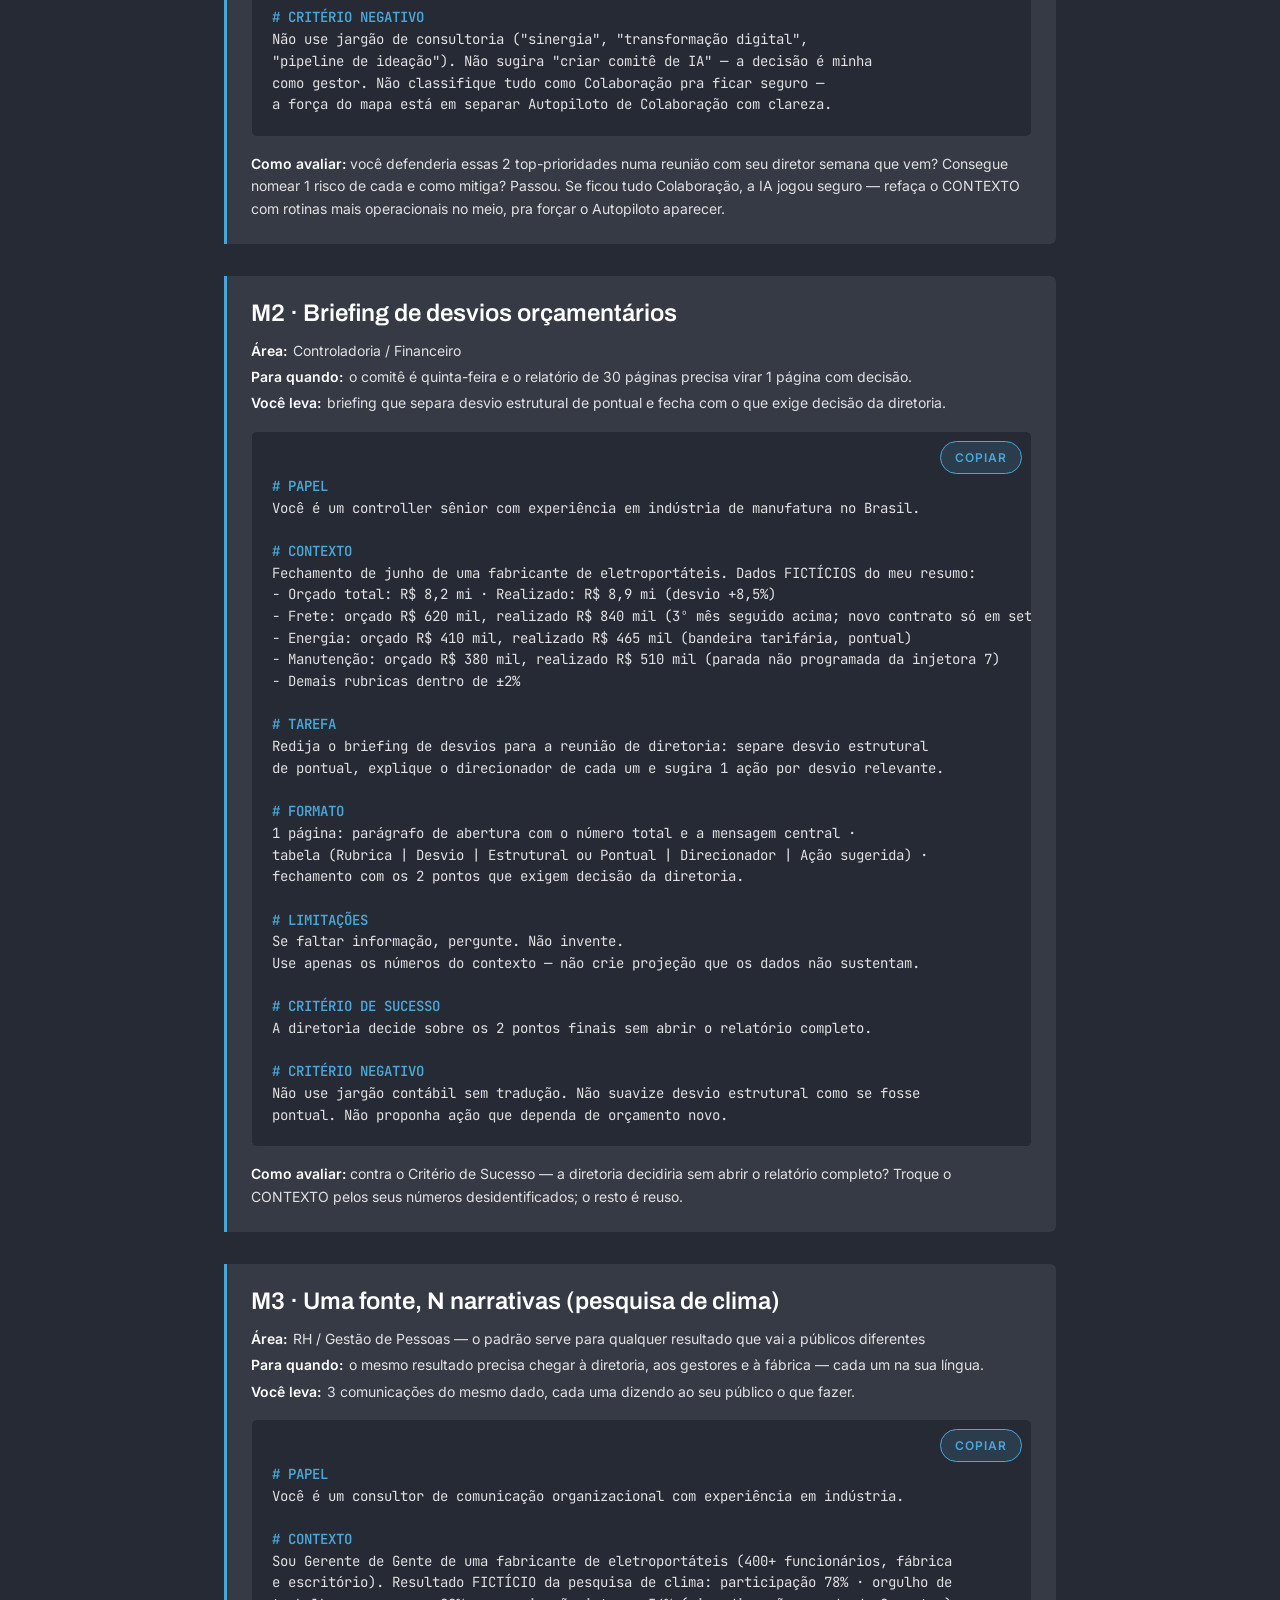
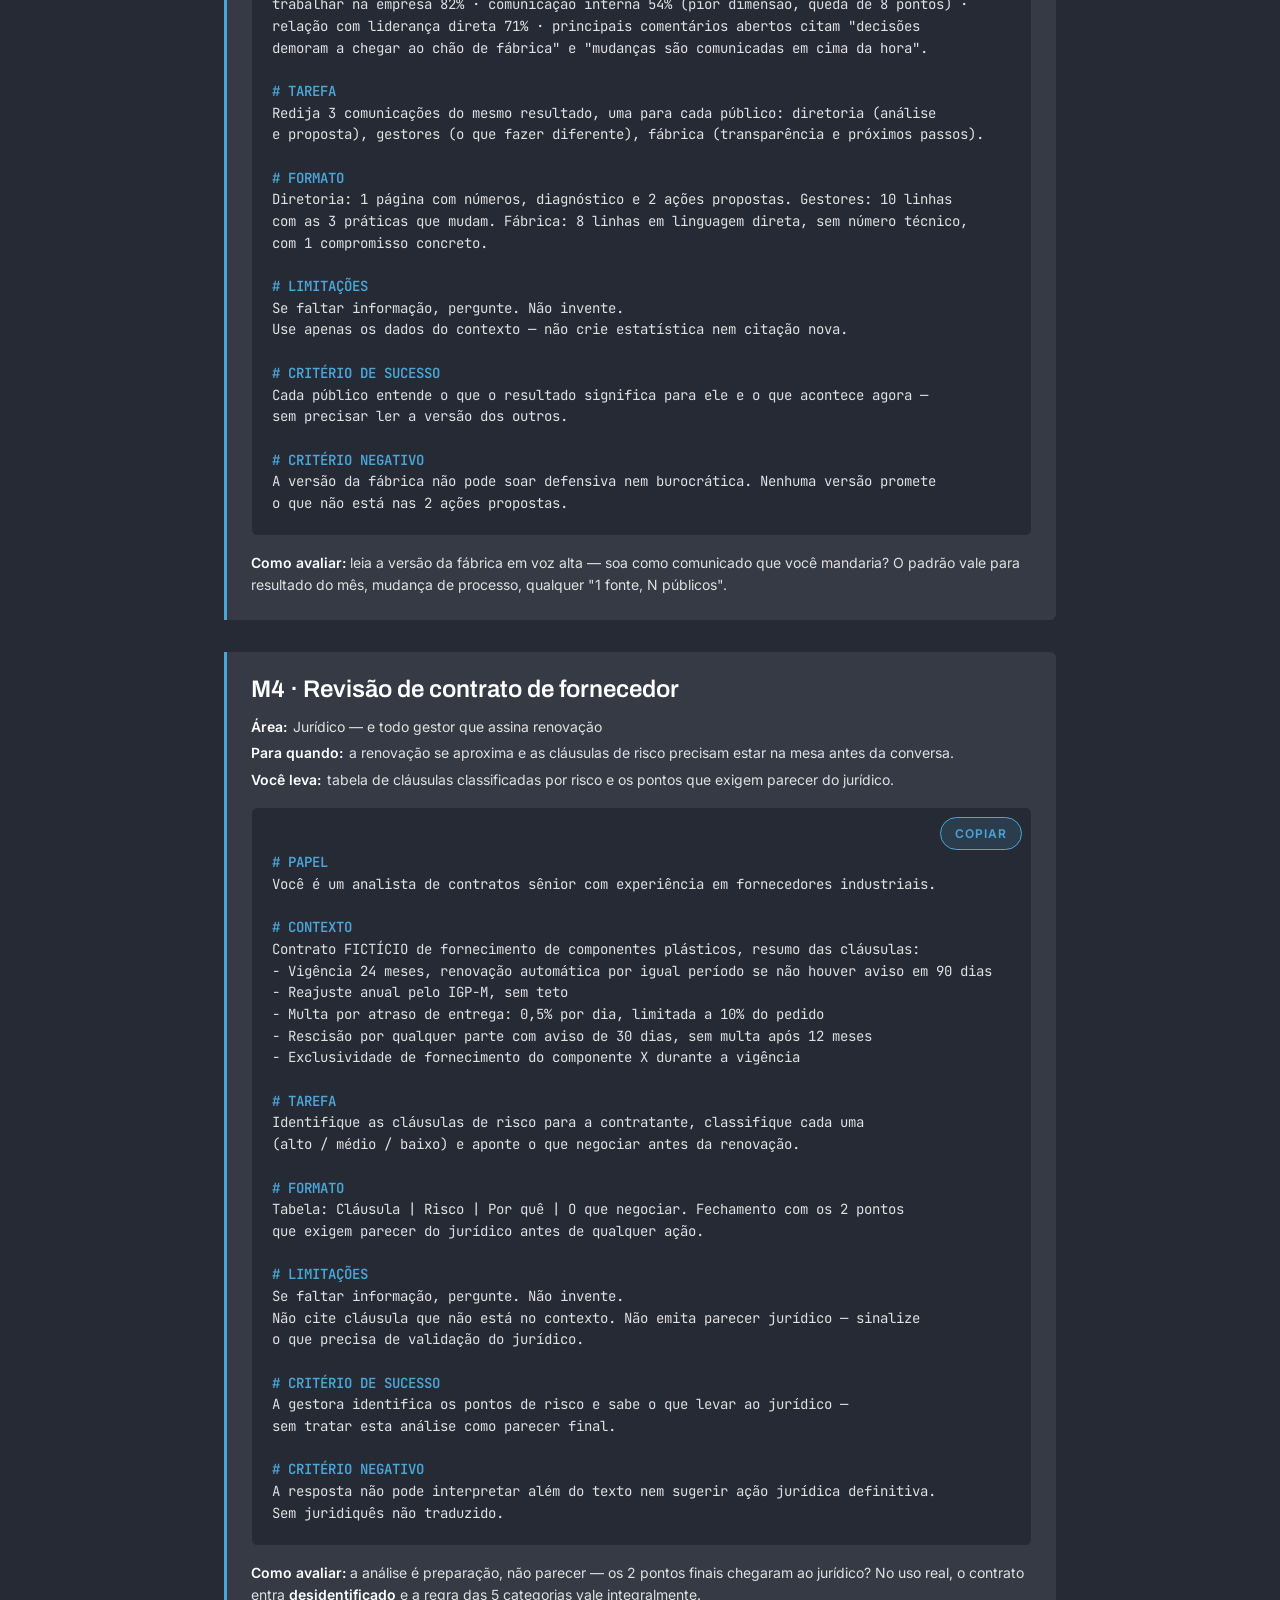
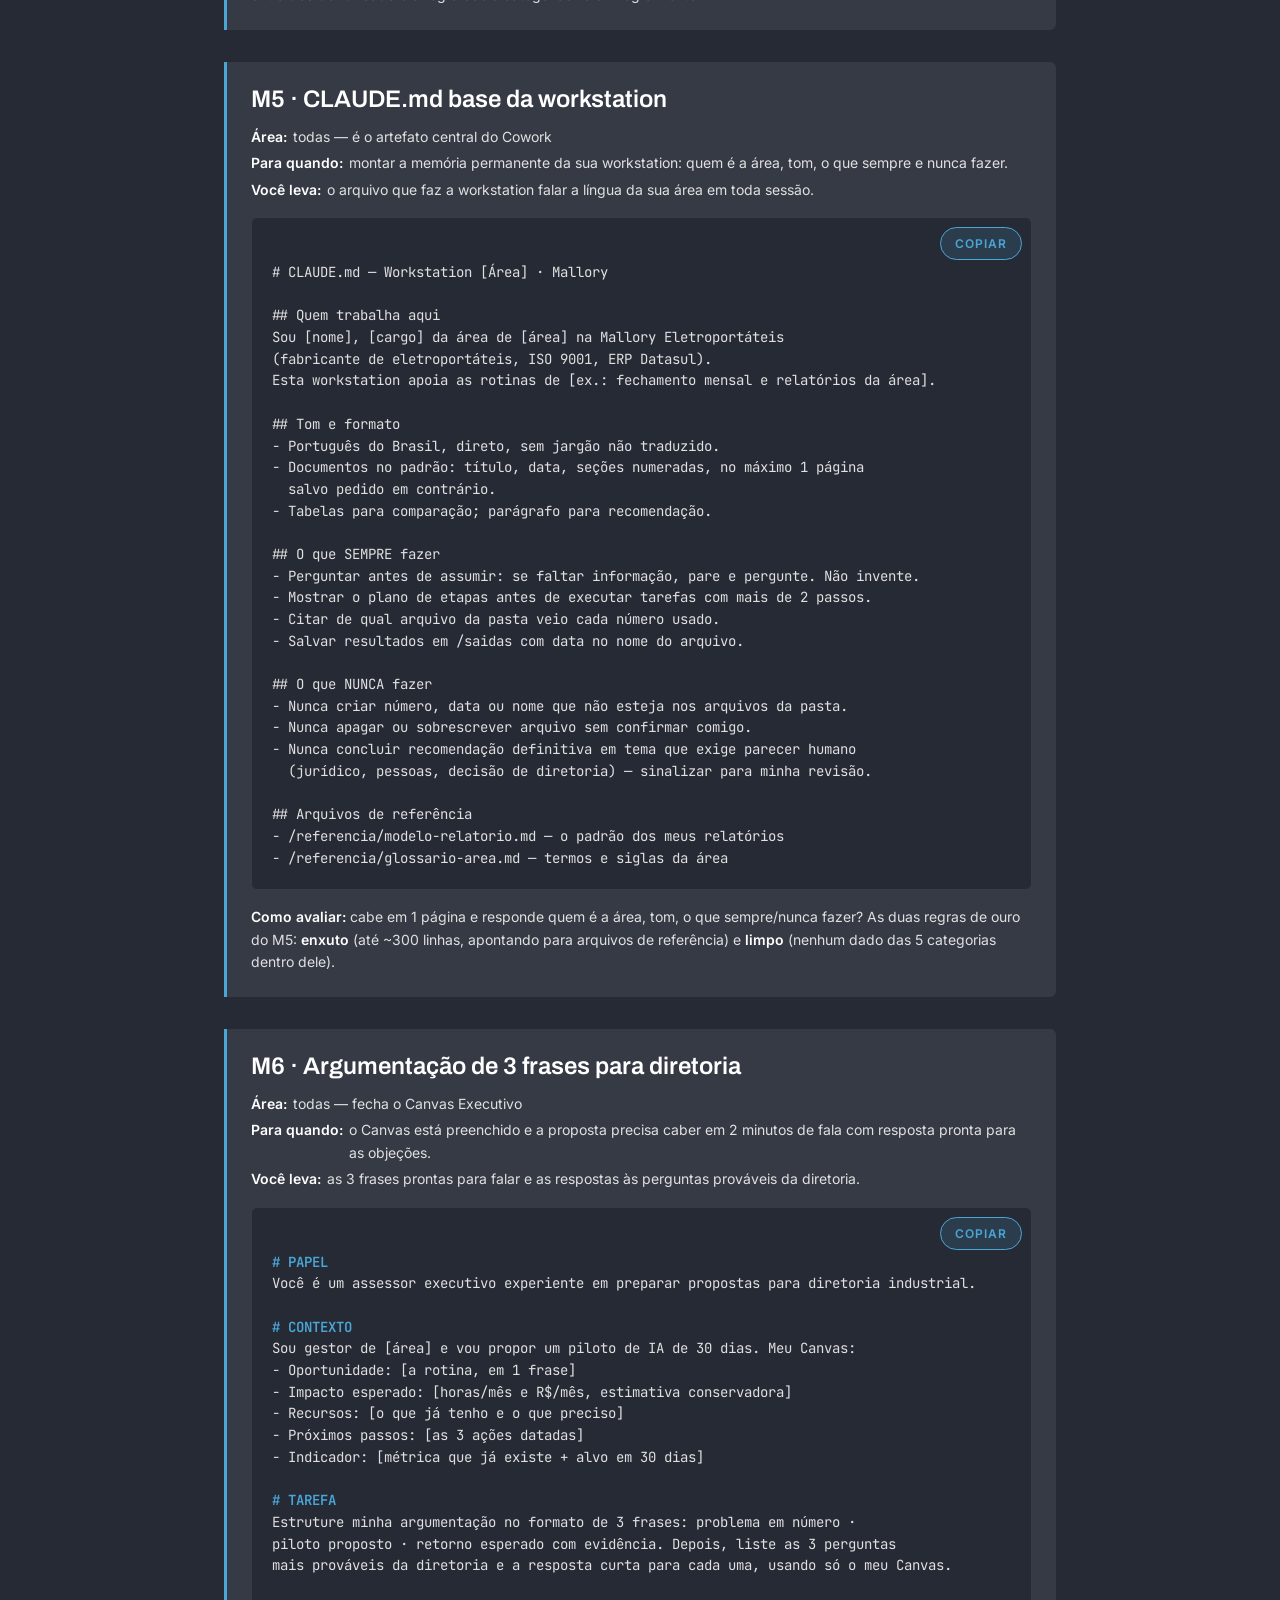
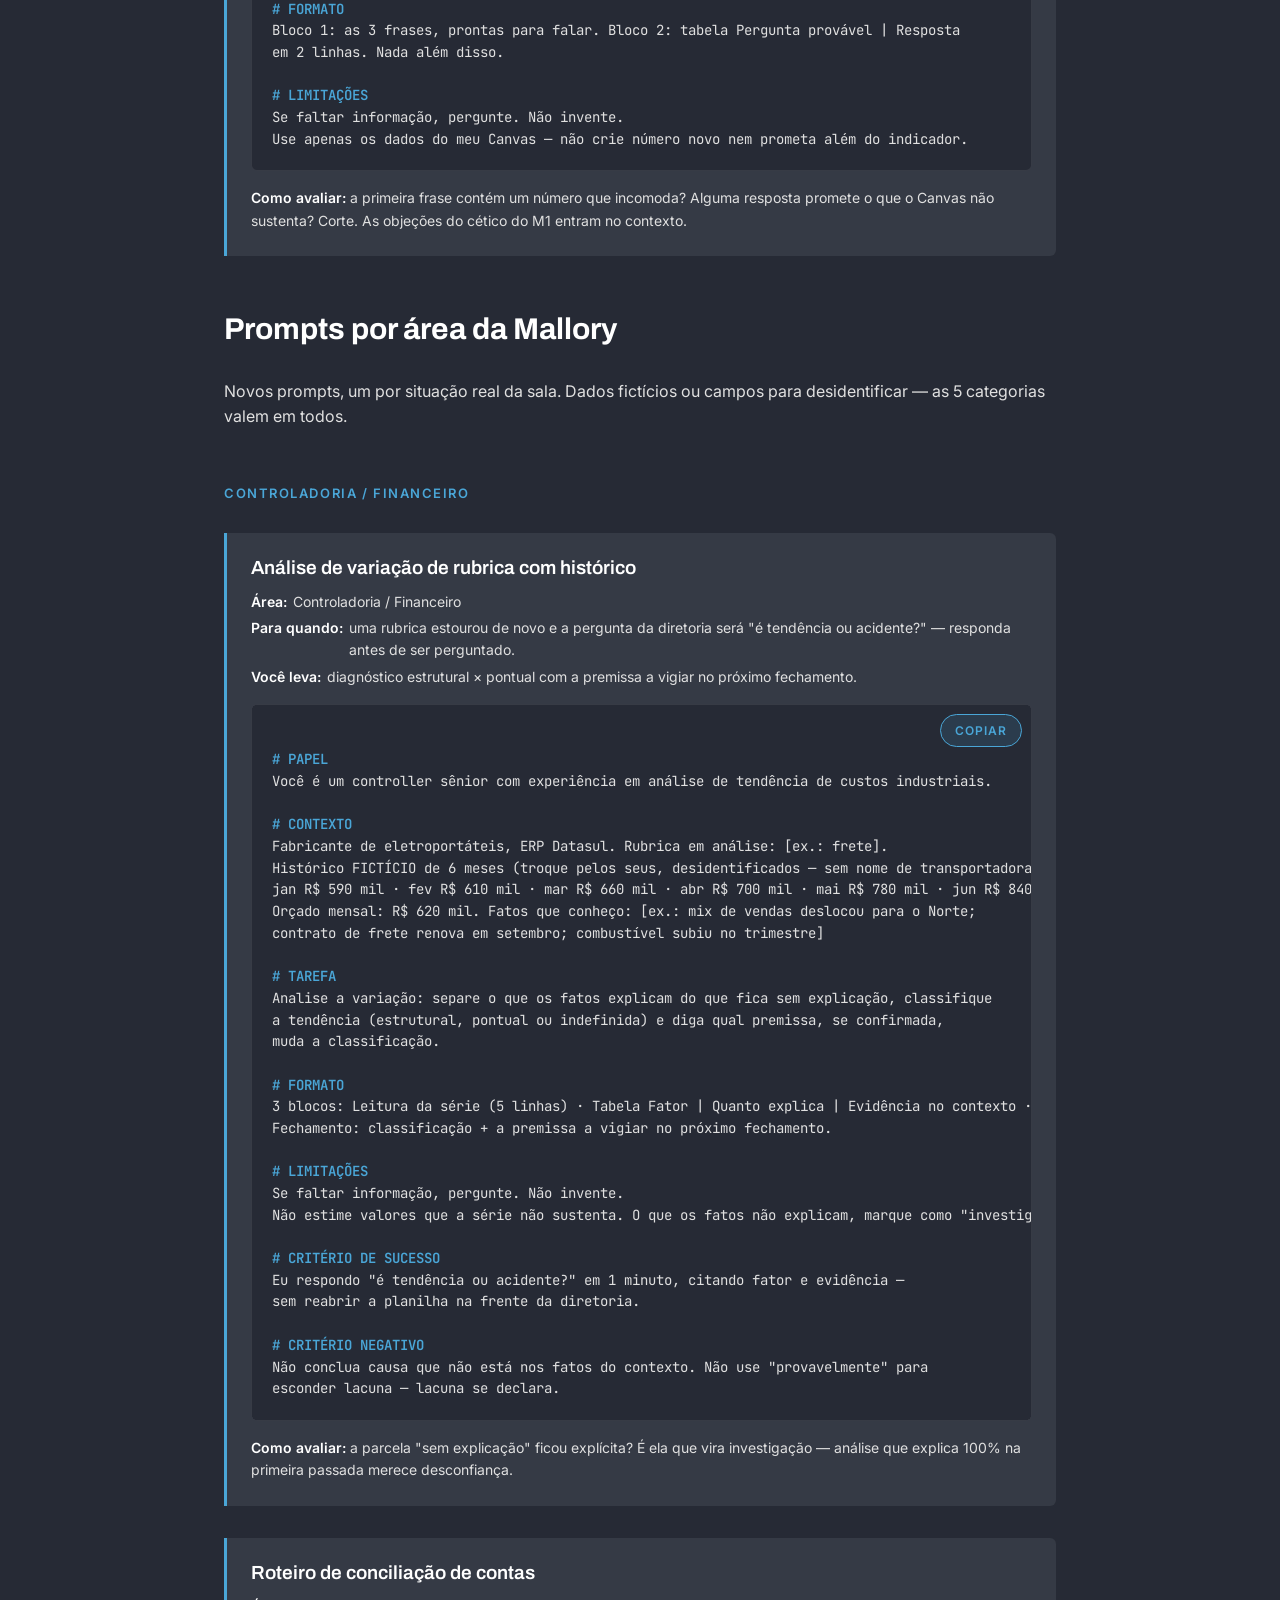
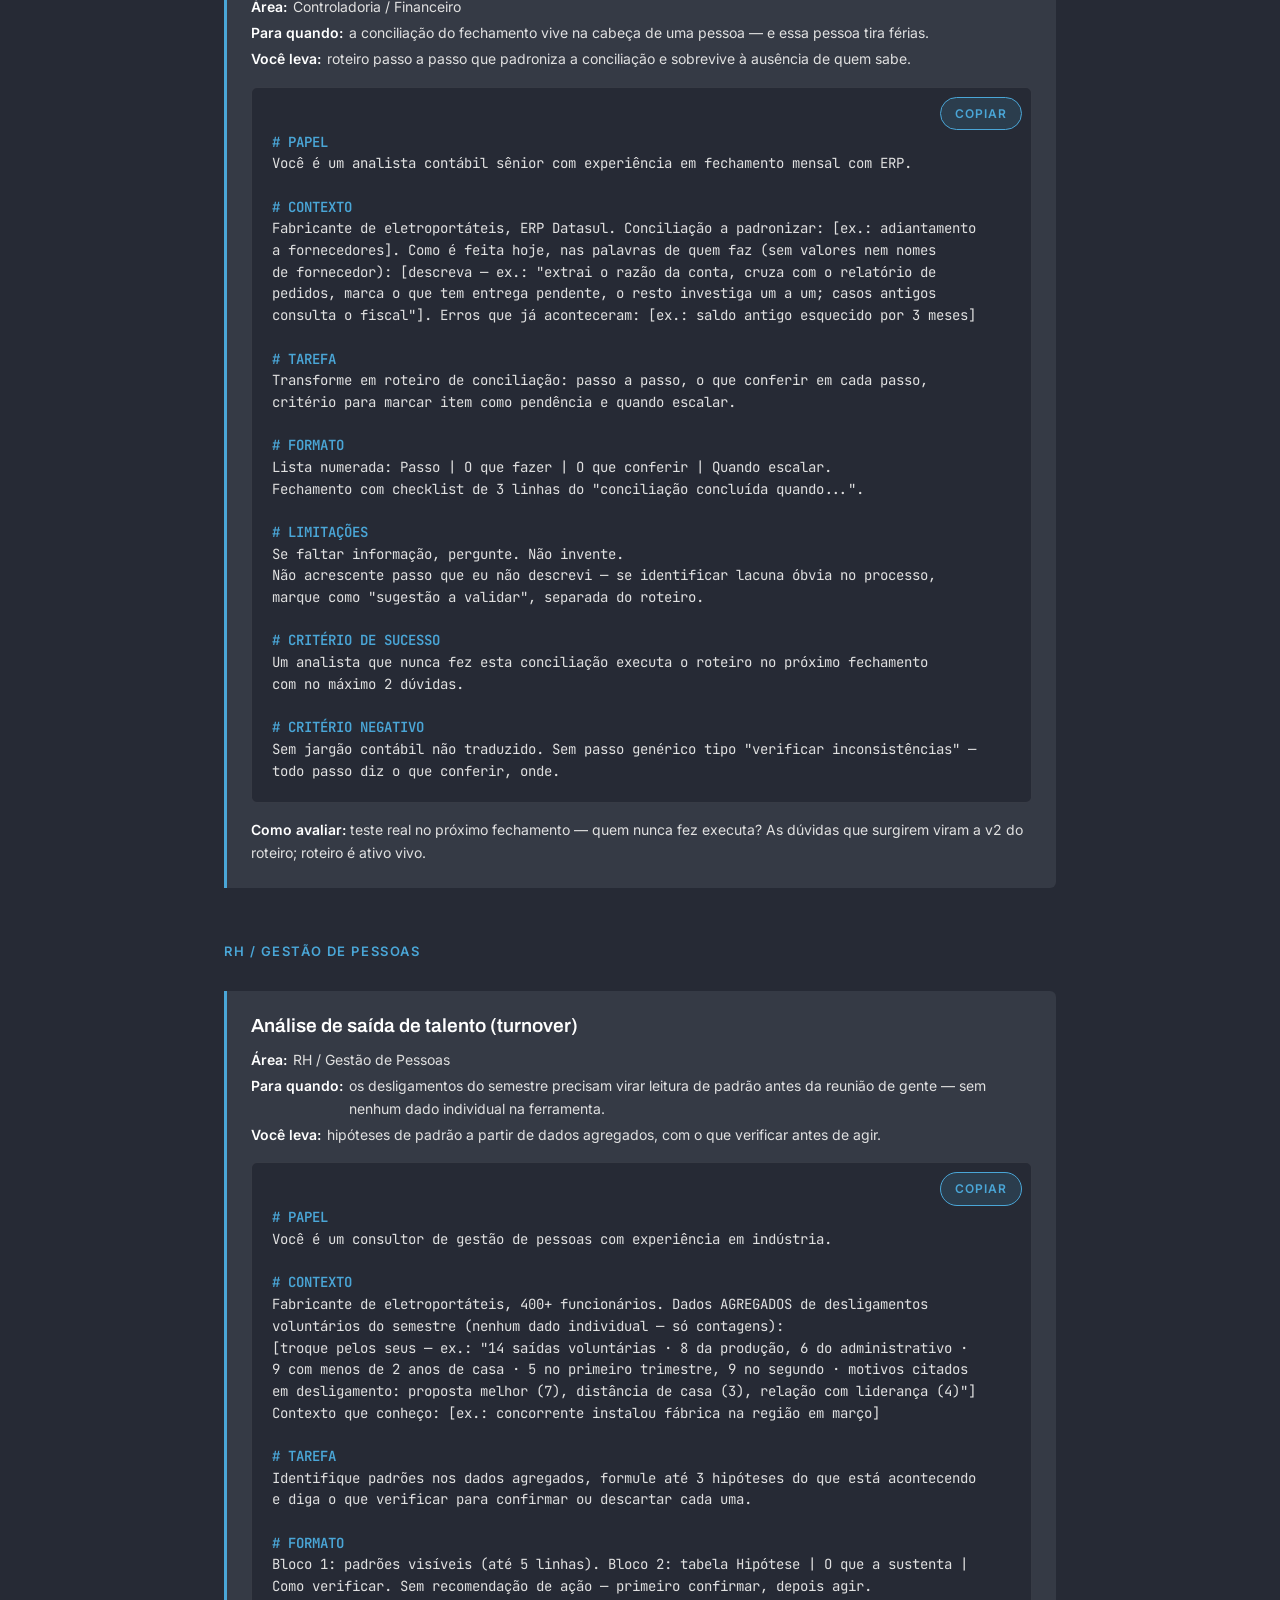
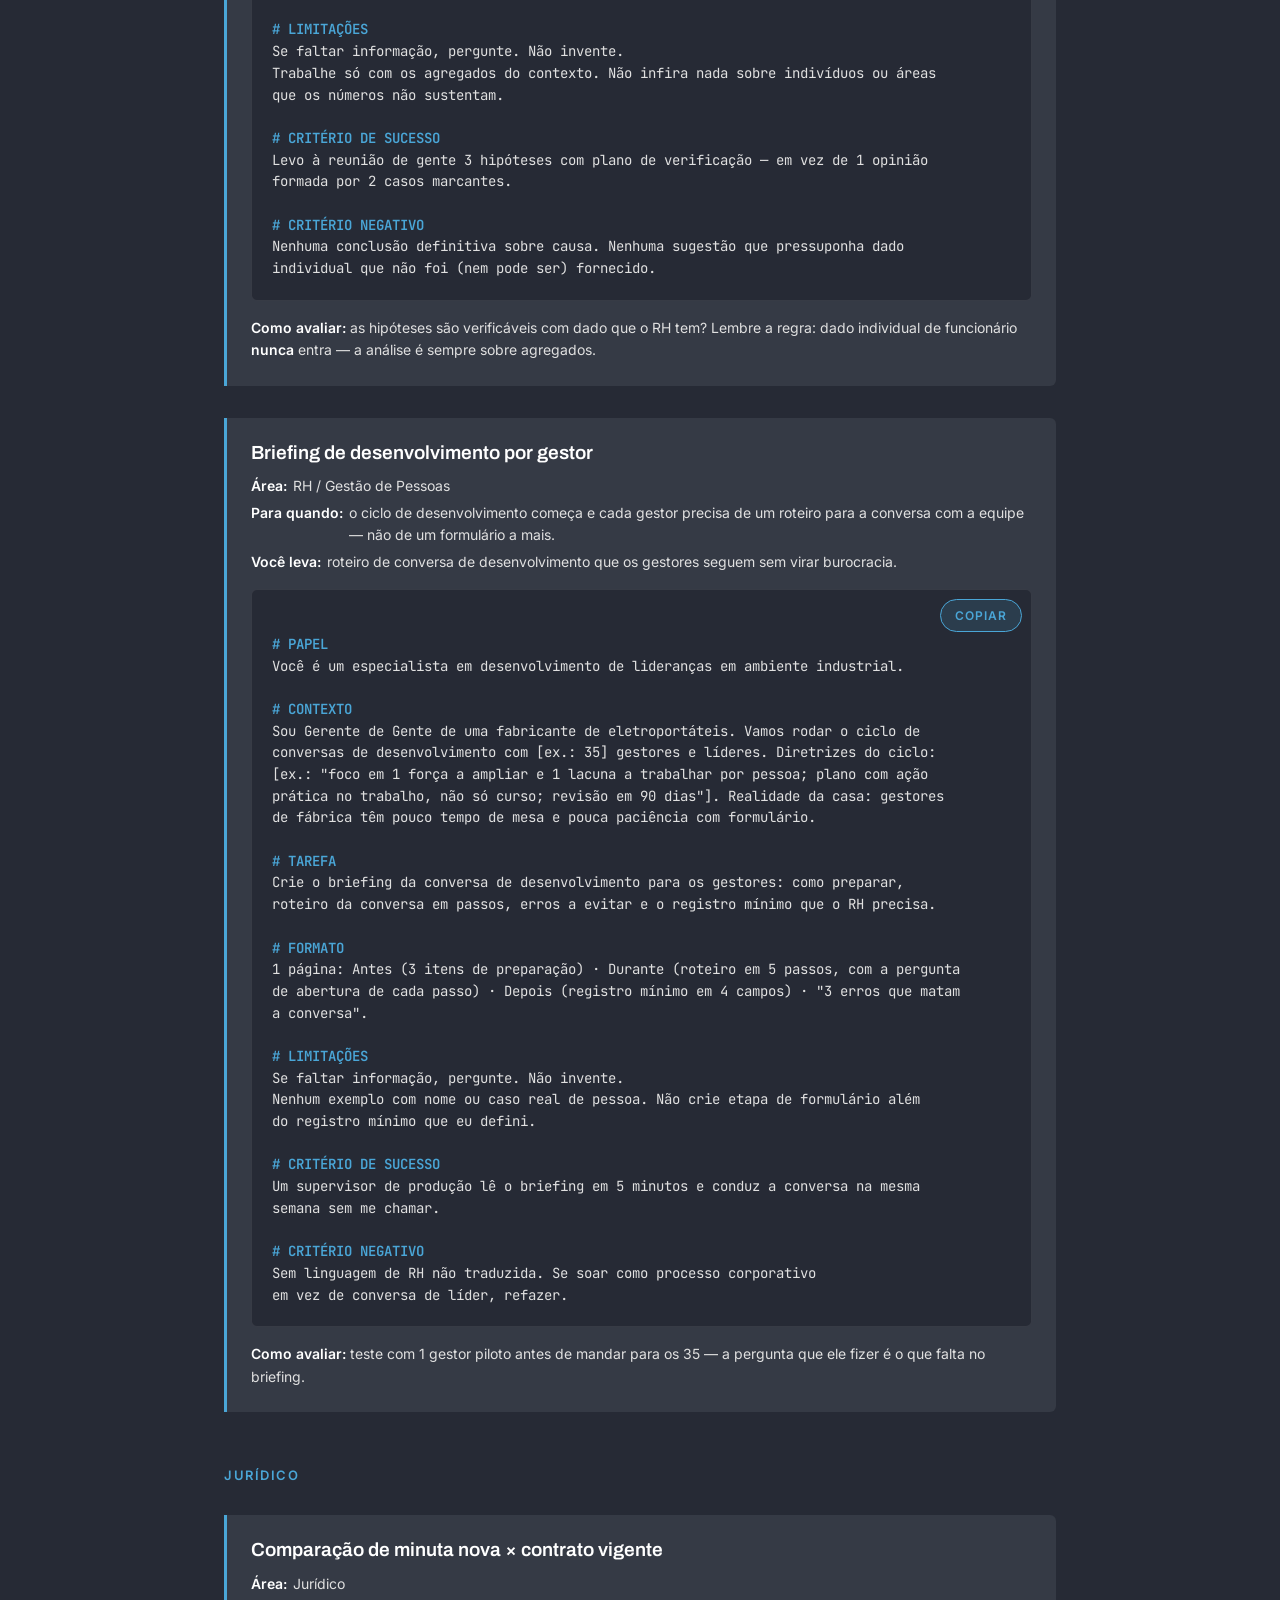
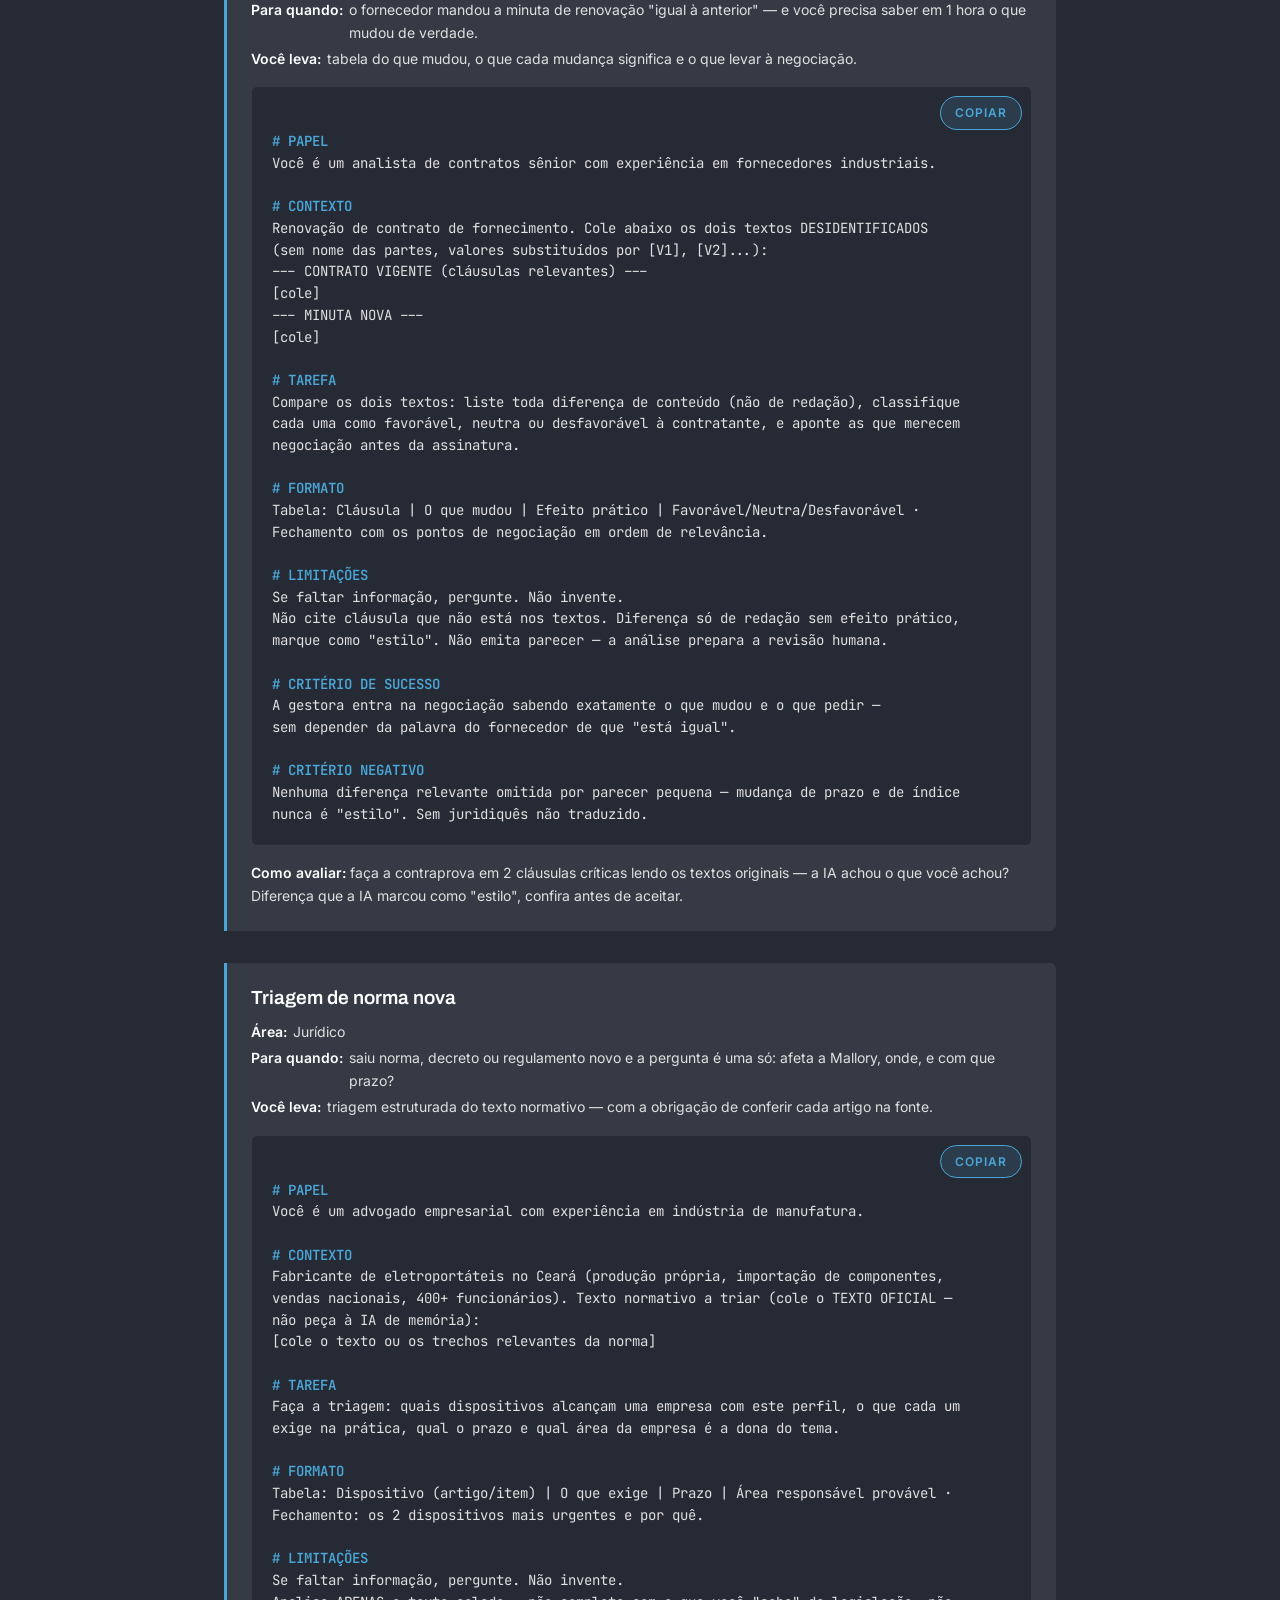
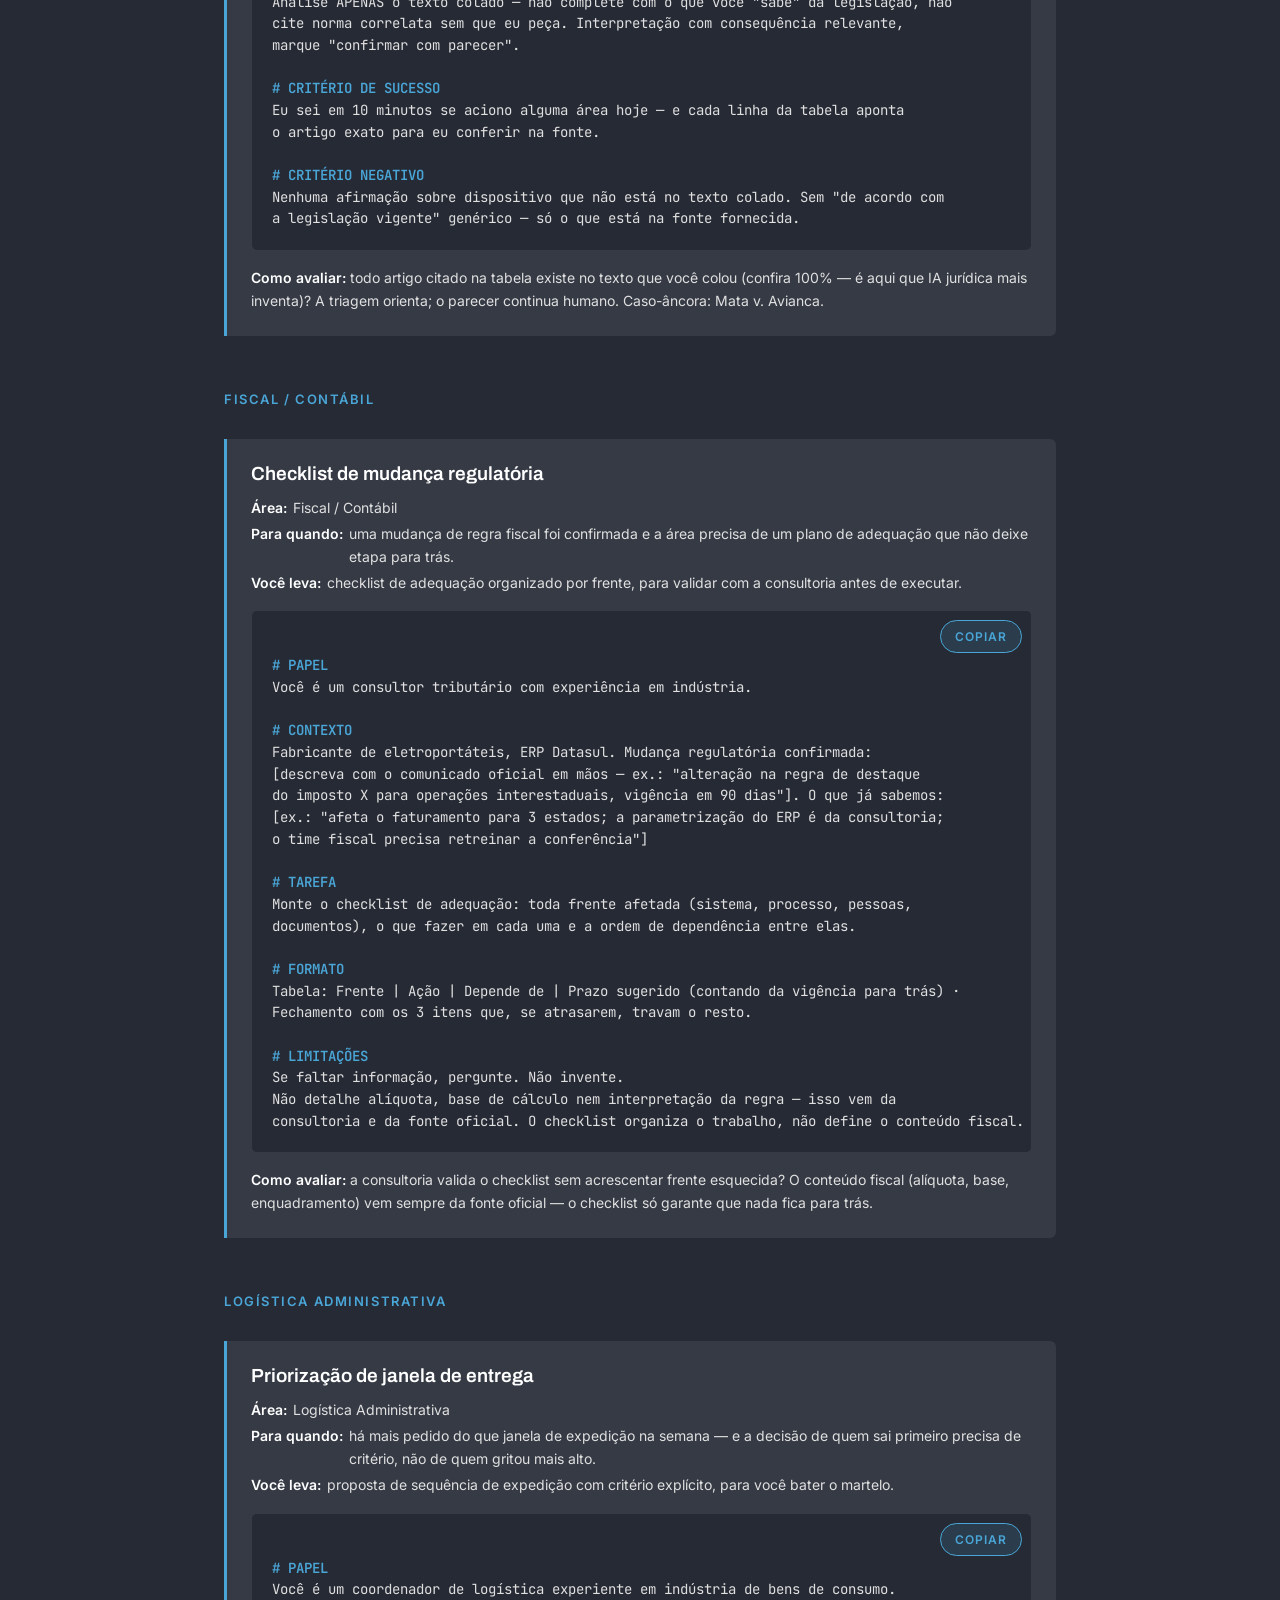
<file: banco-de-prompts/index.html>
<!DOCTYPE html>
<html lang="pt-BR">
<head>
  <meta charset="UTF-8">
  <meta name="viewport" content="width=device-width, initial-scale=1.0">
  <title>Banco de Prompts · Trilha 2 — Gestão · Mallory PDL 2026</title>
  <link rel="preconnect" href="https://fonts.googleapis.com">
  <link rel="preconnect" href="https://fonts.gstatic.com" crossorigin>
  <link rel="stylesheet" href="https://fonts.googleapis.com/css2?family=Archivo:wght@600;700&family=Inter:wght@400;500;600&family=JetBrains+Mono:wght@400&display=swap">
  <link rel="stylesheet" href="../assets/style.css">
</head>
<body>

<header class="site-header">
  <div class="container">
    <div class="site-brand">
      <div class="site-logos">
        <img src="../assets/logos/iel-ceara.png" alt="IEL Ceará">
        <img src="../assets/logos/educa-mais-mallory.png" alt="Educa+ Mallory">
      </div>
      <div class="site-brand-text">
        <a href="../">IA na Prática · Mallory — Trilha 2 · Gestão</a>
        <span class="site-meta">PDL 2026 · 15 de julho de 2026</span>
      </div>
    </div>
    <button class="nav-toggle" aria-expanded="false" aria-controls="site-nav">Menu</button>
    <nav class="site-nav" id="site-nav" aria-label="Navegação principal">
      <ul>
        <li><a href="../">Início</a></li>
        <li><a href="./" aria-current="page">Banco de Prompts</a></li>
        <li><a href="../artefatos/">Artefatos</a></li>
      </ul>
    </nav>
  </div>
</header>

<main>
  <div class="container">

    <section class="hero">
      <h1>Banco de Prompts · Trilha 2 — Gestão</h1>
      <p class="lead"><strong>A biblioteca de prompts do gestor.</strong> Copie o da sua situação, cole no Claude, troque o que está <code>[entre colchetes]</code> por dados desidentificados da sua área — e avalie a resposta contra o Critério de Sucesso, não contra "achei bom".</p>
    </section>

    <nav class="toc" aria-label="Nesta página">
      <span class="eyebrow">Nesta página</span>
      <ul>
        <li><a href="#como-usar">Como usar</a></li>
        <li><a href="#prompts-modulos">Os 6 prompts dos módulos</a></li>
        <li><a href="#area-controladoria">Controladoria / Financeiro</a></li>
        <li><a href="#area-rh">RH / Gestão de Pessoas</a></li>
        <li><a href="#area-juridico">Jurídico</a></li>
        <li><a href="#area-fiscal">Fiscal / Contábil</a></li>
        <li><a href="#area-logistica">Logística Administrativa</a></li>
        <li><a href="#area-importacao">Importação</a></li>
        <li><a href="#area-marketing">Marketing</a></li>
        <li><a href="#area-ti">TI</a></li>
        <li><a href="#area-planejamento">Planejamento</a></li>
      </ul>
    </nav>

    <section class="section" id="como-usar">
      <h2>Como usar este banco</h2>

      <div class="guia-bloco">
        <p><strong>PCTFL avançado em 30 segundos:</strong></p>
        <ul>
          <li><strong>P</strong>apel — quem a IA deve ser (nível e vocabulário da resposta)</li>
          <li><strong>C</strong>ontexto — a situação da sua área, com números desidentificados</li>
          <li><strong>T</strong>arefa — o que fazer, com verbo de gestão: analise, compare, estruture, redija</li>
          <li><strong>F</strong>ormato — o entregável: 1 página, tabela, blocos definidos</li>
          <li><strong>L</strong>imitações — o que não fazer, começando pela regra de ouro: <em>"Se faltar informação, pergunte. Não invente."</em></li>
          <li><strong># CRITÉRIO DE SUCESSO</strong> — como você saberá que cumpriu: <em>"a resposta funciona se [destinatário] conseguir [ação] sem pedir esclarecimento"</em></li>
          <li><strong># CRITÉRIO NEGATIVO</strong> — o que a resposta não pode ser: tom, formato, conteúdo proibido</li>
        </ul>
      </div>

      <div class="guia-bloco">
        <p><strong>O protocolo de 3 passos (M4) — em toda resposta que vira documento:</strong></p>
        <ol>
          <li><strong>Fonte</strong> — cada fato veio do que foi enviado?</li>
          <li><strong>Número</strong> — todo número, data, cláusula e norma, conferidos na origem</li>
          <li><strong>Consistência</strong> — bate com o que a área sabe? Estranhou, checou.</li>
        </ol>
      </div>

      <div class="callout callout-alucinacao">
        <p class="callout-title">⚠️ As 5 categorias que nunca entram em ferramenta externa</p>
        <p><strong>gente</strong> · <strong>produto</strong> · <strong>contrato</strong> · <strong>diretoria</strong> · <strong>concorrência</strong> — a lista detalhada está no <a href="../m4/">M4</a>. Se vazasse, quem daria explicação é você? Então não entra.</p>
      </div>

      <p><strong>Prompt bom é ativo da área:</strong> escreve uma vez, reusa o ano inteiro. Salve os seus melhores, versione quando melhorar, compartilhe com a equipe — biblioteca de prompts é patrimônio da área, não truque pessoal.</p>
    </section>

    <section class="section" id="prompts-modulos">
      <h2>Os 6 prompts dos módulos</h2>
      <p>Os mesmos que você executou em sala — na íntegra.</p>

      <article class="card-prompt">
        <h3>M1 · Mapeamento inicial da minha área</h3>
        <dl class="prompt-meta">
          <dt>Área:</dt><dd>todas — o ponto de partida da hipótese executiva</dd>
          <dt>Para quando:</dt><dd>você quer saber, com critério, quais rotinas da sua área a IA alcança nos próximos 12 meses — e onde começar.</dd>
          <dt>Você leva:</dt><dd>tabela com cada rotina classificada nos 3 modos de uso da IA + as 2 rotinas recomendadas para os próximos 90 dias, com justificativa executiva.</dd>
        </dl>
        <div class="prompt-box">
          <button class="btn-copy" type="button" aria-label="Copiar prompt">Copiar</button>
          <pre><code><span class="prompt-marker"># PAPEL</span>
Você é um consultor sênior de transformação com IA em indústria de manufatura,
com 10+ anos ajudando gestores a decidir onde a IA rende de verdade —
sem hype e sem propostas que dependem de projeto de TI.

<span class="prompt-marker"># CONTEXTO</span>
Sou gestor da área de [sua área] em uma fabricante de eletroportáteis
(linha branca — liquidificador, air fryer, ventilador, batedeira). Estrutura
da empresa: certificação ISO 9001, ERP Datasul, processos documentados,
equipe de [tamanho] pessoas reportando a mim. Ferramentas de IA aprovadas
pelo TI: Claude e ChatGPT em versão paga (conta corporativa quando homologada,
conta pessoal Pro por conta e risco enquanto isso).

Minhas rotinas que mais consomem tempo de gestão:
[liste 3-5 rotinas reais — exemplos comuns em gestão industrial:
- Análise mensal de desvios orçamentários da área
- Preparação de reunião mensal de diretoria (briefing + material)
- Triagem inicial de contratos de fornecedores
- Consolidação de indicadores da área para o comitê S&amp;OP
- Leitura e resposta de e-mails complexos com stakeholders internos
- Redação de comunicados corporativos com múltiplas versões (diretoria, gestores, chão)
- Análise de pesquisas de clima e feedbacks para plano de ação]

<span class="prompt-marker"># TAREFA</span>
Classifique cada rotina em um dos 3 modos oficiais de uso da IA — use estas
definições exatas, elas são o vocabulário do treinamento:

- Autopiloto: rotina que segue sempre o mesmo padrão. Você define uma vez, a IA
  executa, você revisa. Baixo risco, alto ganho de tempo. Ex.: transformar
  reunião gravada em ata estruturada.

- Colaboração: rotina que precisa do seu contexto e julgamento estratégico. A IA
  rascunha e propõe cenários; você conduz e decide. Ganho em qualidade da decisão
  + velocidade. Ex.: estruturar cenários de negociação com fornecedor.

- Manual: decisão de alta responsabilidade autoral, com impacto em pessoa, contrato
  ou posicionamento executivo. A IA no máximo inspira; você decide sem delegar.
  Ex.: decisão de demissão, aprovação de investimento, parecer para a diretoria.

Para cada rotina: classificação + ganho estimado de tempo (horas/mês) +
facilidade de começar (1-5, sendo 5 = "posso testar amanhã com a conta atual").
Encerre com as 2 recomendadas para os próximos 90 dias e o porquê executivo.

<span class="prompt-marker"># FORMATO</span>
Tabela: Rotina | Modo (Autopiloto/Colaboração/Manual) | Ganho estimado (h/mês) |
Facilidade (1-5) | Justificativa (1 linha).

Depois da tabela: parágrafo final de 3-4 linhas com as 2 rotinas top-priorizadas
para 90 dias, e por que essas — não outras.

<span class="prompt-marker"># LIMITAÇÕES</span>
Se faltar informação sobre alguma rotina, pergunte antes de classificar. Não invente.
Não proponha nada que dependa de comprar sistema, contratar consultor ou aprovar
orçamento — só o que rende com Claude/ChatGPT versão paga já disponível.
Não classifique como Autopiloto rotina que envolve dado sensível (as 5 categorias
do M4: gente, produto, contrato, diretoria, concorrência) sem processo de
desidentificação prévia — nesses casos, marque como Colaboração com ressalva.

<span class="prompt-marker"># CRITÉRIO DE SUCESSO</span>
Ao final, eu consigo defender minha lista de 2 top-prioridades diante do meu
diretor com 3 argumentos por rotina — ganho mensurável, risco controlado,
factibilidade nos próximos 90 dias.

<span class="prompt-marker"># CRITÉRIO NEGATIVO</span>
Não use jargão de consultoria ("sinergia", "transformação digital",
"pipeline de ideação"). Não sugira "criar comitê de IA" — a decisão é minha
como gestor. Não classifique tudo como Colaboração pra ficar seguro —
a força do mapa está em separar Autopiloto de Colaboração com clareza.</code></pre>
        </div>
        <p class="como-avaliar"><strong>Como avaliar:</strong> você defenderia essas 2 top-prioridades numa reunião com seu diretor semana que vem? Consegue nomear 1 risco de cada e como mitiga? Passou. Se ficou tudo Colaboração, a IA jogou seguro — refaça o CONTEXTO com rotinas mais operacionais no meio, pra forçar o Autopiloto aparecer.</p>
      </article>

      <article class="card-prompt">
        <h3>M2 · Briefing de desvios orçamentários</h3>
        <dl class="prompt-meta">
          <dt>Área:</dt><dd>Controladoria / Financeiro</dd>
          <dt>Para quando:</dt><dd>o comitê é quinta-feira e o relatório de 30 páginas precisa virar 1 página com decisão.</dd>
          <dt>Você leva:</dt><dd>briefing que separa desvio estrutural de pontual e fecha com o que exige decisão da diretoria.</dd>
        </dl>
        <div class="prompt-box">
          <button class="btn-copy" type="button" aria-label="Copiar prompt">Copiar</button>
          <pre><code><span class="prompt-marker"># PAPEL</span>
Você é um controller sênior com experiência em indústria de manufatura no Brasil.

<span class="prompt-marker"># CONTEXTO</span>
Fechamento de junho de uma fabricante de eletroportáteis. Dados FICTÍCIOS do meu resumo:
- Orçado total: R$ 8,2 mi · Realizado: R$ 8,9 mi (desvio +8,5%)
- Frete: orçado R$ 620 mil, realizado R$ 840 mil (3º mês seguido acima; novo contrato só em setembro)
- Energia: orçado R$ 410 mil, realizado R$ 465 mil (bandeira tarifária, pontual)
- Manutenção: orçado R$ 380 mil, realizado R$ 510 mil (parada não programada da injetora 7)
- Demais rubricas dentro de ±2%

<span class="prompt-marker"># TAREFA</span>
Redija o briefing de desvios para a reunião de diretoria: separe desvio estrutural
de pontual, explique o direcionador de cada um e sugira 1 ação por desvio relevante.

<span class="prompt-marker"># FORMATO</span>
1 página: parágrafo de abertura com o número total e a mensagem central ·
tabela (Rubrica | Desvio | Estrutural ou Pontual | Direcionador | Ação sugerida) ·
fechamento com os 2 pontos que exigem decisão da diretoria.

<span class="prompt-marker"># LIMITAÇÕES</span>
Se faltar informação, pergunte. Não invente.
Use apenas os números do contexto — não crie projeção que os dados não sustentam.

<span class="prompt-marker"># CRITÉRIO DE SUCESSO</span>
A diretoria decide sobre os 2 pontos finais sem abrir o relatório completo.

<span class="prompt-marker"># CRITÉRIO NEGATIVO</span>
Não use jargão contábil sem tradução. Não suavize desvio estrutural como se fosse
pontual. Não proponha ação que dependa de orçamento novo.</code></pre>
        </div>
        <p class="como-avaliar"><strong>Como avaliar:</strong> contra o Critério de Sucesso — a diretoria decidiria sem abrir o relatório completo? Troque o CONTEXTO pelos seus números desidentificados; o resto é reuso.</p>
      </article>

      <article class="card-prompt">
        <h3>M3 · Uma fonte, N narrativas (pesquisa de clima)</h3>
        <dl class="prompt-meta">
          <dt>Área:</dt><dd>RH / Gestão de Pessoas — o padrão serve para qualquer resultado que vai a públicos diferentes</dd>
          <dt>Para quando:</dt><dd>o mesmo resultado precisa chegar à diretoria, aos gestores e à fábrica — cada um na sua língua.</dd>
          <dt>Você leva:</dt><dd>3 comunicações do mesmo dado, cada uma dizendo ao seu público o que fazer.</dd>
        </dl>
        <div class="prompt-box">
          <button class="btn-copy" type="button" aria-label="Copiar prompt">Copiar</button>
          <pre><code><span class="prompt-marker"># PAPEL</span>
Você é um consultor de comunicação organizacional com experiência em indústria.

<span class="prompt-marker"># CONTEXTO</span>
Sou Gerente de Gente de uma fabricante de eletroportáteis (400+ funcionários, fábrica
e escritório). Resultado FICTÍCIO da pesquisa de clima: participação 78% · orgulho de
trabalhar na empresa 82% · comunicação interna 54% (pior dimensão, queda de 8 pontos) ·
relação com liderança direta 71% · principais comentários abertos citam "decisões
demoram a chegar ao chão de fábrica" e "mudanças são comunicadas em cima da hora".

<span class="prompt-marker"># TAREFA</span>
Redija 3 comunicações do mesmo resultado, uma para cada público: diretoria (análise
e proposta), gestores (o que fazer diferente), fábrica (transparência e próximos passos).

<span class="prompt-marker"># FORMATO</span>
Diretoria: 1 página com números, diagnóstico e 2 ações propostas. Gestores: 10 linhas
com as 3 práticas que mudam. Fábrica: 8 linhas em linguagem direta, sem número técnico,
com 1 compromisso concreto.

<span class="prompt-marker"># LIMITAÇÕES</span>
Se faltar informação, pergunte. Não invente.
Use apenas os dados do contexto — não crie estatística nem citação nova.

<span class="prompt-marker"># CRITÉRIO DE SUCESSO</span>
Cada público entende o que o resultado significa para ele e o que acontece agora —
sem precisar ler a versão dos outros.

<span class="prompt-marker"># CRITÉRIO NEGATIVO</span>
A versão da fábrica não pode soar defensiva nem burocrática. Nenhuma versão promete
o que não está nas 2 ações propostas.</code></pre>
        </div>
        <p class="como-avaliar"><strong>Como avaliar:</strong> leia a versão da fábrica em voz alta — soa como comunicado que você mandaria? O padrão vale para resultado do mês, mudança de processo, qualquer "1 fonte, N públicos".</p>
      </article>

      <article class="card-prompt">
        <h3>M4 · Revisão de contrato de fornecedor</h3>
        <dl class="prompt-meta">
          <dt>Área:</dt><dd>Jurídico — e todo gestor que assina renovação</dd>
          <dt>Para quando:</dt><dd>a renovação se aproxima e as cláusulas de risco precisam estar na mesa antes da conversa.</dd>
          <dt>Você leva:</dt><dd>tabela de cláusulas classificadas por risco e os pontos que exigem parecer do jurídico.</dd>
        </dl>
        <div class="prompt-box">
          <button class="btn-copy" type="button" aria-label="Copiar prompt">Copiar</button>
          <pre><code><span class="prompt-marker"># PAPEL</span>
Você é um analista de contratos sênior com experiência em fornecedores industriais.

<span class="prompt-marker"># CONTEXTO</span>
Contrato FICTÍCIO de fornecimento de componentes plásticos, resumo das cláusulas:
- Vigência 24 meses, renovação automática por igual período se não houver aviso em 90 dias
- Reajuste anual pelo IGP-M, sem teto
- Multa por atraso de entrega: 0,5% por dia, limitada a 10% do pedido
- Rescisão por qualquer parte com aviso de 30 dias, sem multa após 12 meses
- Exclusividade de fornecimento do componente X durante a vigência

<span class="prompt-marker"># TAREFA</span>
Identifique as cláusulas de risco para a contratante, classifique cada uma
(alto / médio / baixo) e aponte o que negociar antes da renovação.

<span class="prompt-marker"># FORMATO</span>
Tabela: Cláusula | Risco | Por quê | O que negociar. Fechamento com os 2 pontos
que exigem parecer do jurídico antes de qualquer ação.

<span class="prompt-marker"># LIMITAÇÕES</span>
Se faltar informação, pergunte. Não invente.
Não cite cláusula que não está no contexto. Não emita parecer jurídico — sinalize
o que precisa de validação do jurídico.

<span class="prompt-marker"># CRITÉRIO DE SUCESSO</span>
A gestora identifica os pontos de risco e sabe o que levar ao jurídico —
sem tratar esta análise como parecer final.

<span class="prompt-marker"># CRITÉRIO NEGATIVO</span>
A resposta não pode interpretar além do texto nem sugerir ação jurídica definitiva.
Sem juridiquês não traduzido.</code></pre>
        </div>
        <p class="como-avaliar"><strong>Como avaliar:</strong> a análise é preparação, não parecer — os 2 pontos finais chegaram ao jurídico? No uso real, o contrato entra <strong>desidentificado</strong> e a regra das 5 categorias vale integralmente.</p>
      </article>

      <article class="card-prompt">
        <h3>M5 · CLAUDE.md base da workstation</h3>
        <dl class="prompt-meta">
          <dt>Área:</dt><dd>todas — é o artefato central do Cowork</dd>
          <dt>Para quando:</dt><dd>montar a memória permanente da sua workstation: quem é a área, tom, o que sempre e nunca fazer.</dd>
          <dt>Você leva:</dt><dd>o arquivo que faz a workstation falar a língua da sua área em toda sessão.</dd>
        </dl>
        <div class="prompt-box">
          <button class="btn-copy" type="button" aria-label="Copiar CLAUDE.md base">Copiar</button>
          <pre><code># CLAUDE.md — Workstation [Área] · Mallory

## Quem trabalha aqui
Sou [nome], [cargo] da área de [área] na Mallory Eletroportáteis
(fabricante de eletroportáteis, ISO 9001, ERP Datasul).
Esta workstation apoia as rotinas de [ex.: fechamento mensal e relatórios da área].

## Tom e formato
- Português do Brasil, direto, sem jargão não traduzido.
- Documentos no padrão: título, data, seções numeradas, no máximo 1 página
  salvo pedido em contrário.
- Tabelas para comparação; parágrafo para recomendação.

## O que SEMPRE fazer
- Perguntar antes de assumir: se faltar informação, pare e pergunte. Não invente.
- Mostrar o plano de etapas antes de executar tarefas com mais de 2 passos.
- Citar de qual arquivo da pasta veio cada número usado.
- Salvar resultados em /saidas com data no nome do arquivo.

## O que NUNCA fazer
- Nunca criar número, data ou nome que não esteja nos arquivos da pasta.
- Nunca apagar ou sobrescrever arquivo sem confirmar comigo.
- Nunca concluir recomendação definitiva em tema que exige parecer humano
  (jurídico, pessoas, decisão de diretoria) — sinalizar para minha revisão.

## Arquivos de referência
- /referencia/modelo-relatorio.md — o padrão dos meus relatórios
- /referencia/glossario-area.md — termos e siglas da área</code></pre>
        </div>
        <p class="como-avaliar"><strong>Como avaliar:</strong> cabe em 1 página e responde quem é a área, tom, o que sempre/nunca fazer? As duas regras de ouro do M5: <strong>enxuto</strong> (até ~300 linhas, apontando para arquivos de referência) e <strong>limpo</strong> (nenhum dado das 5 categorias dentro dele).</p>
      </article>

      <article class="card-prompt">
        <h3>M6 · Argumentação de 3 frases para diretoria</h3>
        <dl class="prompt-meta">
          <dt>Área:</dt><dd>todas — fecha o Canvas Executivo</dd>
          <dt>Para quando:</dt><dd>o Canvas está preenchido e a proposta precisa caber em 2 minutos de fala com resposta pronta para as objeções.</dd>
          <dt>Você leva:</dt><dd>as 3 frases prontas para falar e as respostas às perguntas prováveis da diretoria.</dd>
        </dl>
        <div class="prompt-box">
          <button class="btn-copy" type="button" aria-label="Copiar prompt">Copiar</button>
          <pre><code><span class="prompt-marker"># PAPEL</span>
Você é um assessor executivo experiente em preparar propostas para diretoria industrial.

<span class="prompt-marker"># CONTEXTO</span>
Sou gestor de [área] e vou propor um piloto de IA de 30 dias. Meu Canvas:
- Oportunidade: [a rotina, em 1 frase]
- Impacto esperado: [horas/mês e R$/mês, estimativa conservadora]
- Recursos: [o que já tenho e o que preciso]
- Próximos passos: [as 3 ações datadas]
- Indicador: [métrica que já existe + alvo em 30 dias]

<span class="prompt-marker"># TAREFA</span>
Estruture minha argumentação no formato de 3 frases: problema em número ·
piloto proposto · retorno esperado com evidência. Depois, liste as 3 perguntas
mais prováveis da diretoria e a resposta curta para cada uma, usando só o meu Canvas.

<span class="prompt-marker"># FORMATO</span>
Bloco 1: as 3 frases, prontas para falar. Bloco 2: tabela Pergunta provável | Resposta
em 2 linhas. Nada além disso.

<span class="prompt-marker"># LIMITAÇÕES</span>
Se faltar informação, pergunte. Não invente.
Use apenas os dados do meu Canvas — não crie número novo nem prometa além do indicador.</code></pre>
        </div>
        <p class="como-avaliar"><strong>Como avaliar:</strong> a primeira frase contém um número que incomoda? Alguma resposta promete o que o Canvas não sustenta? Corte. As objeções do cético do M1 entram no contexto.</p>
      </article>
    </section>

    <section class="section">
      <h2>Prompts por área da Mallory</h2>
      <p>Novos prompts, um por situação real da sala. Dados fictícios ou campos para desidentificar — as 5 categorias valem em todos.</p>

      <h3 class="eyebrow" id="area-controladoria">Controladoria / Financeiro</h3>

      <article class="card-prompt">
        <h4>Análise de variação de rubrica com histórico</h4>
        <dl class="prompt-meta">
          <dt>Área:</dt><dd>Controladoria / Financeiro</dd>
          <dt>Para quando:</dt><dd>uma rubrica estourou de novo e a pergunta da diretoria será "é tendência ou acidente?" — responda antes de ser perguntado.</dd>
          <dt>Você leva:</dt><dd>diagnóstico estrutural × pontual com a premissa a vigiar no próximo fechamento.</dd>
        </dl>
        <div class="prompt-box">
          <button class="btn-copy" type="button" aria-label="Copiar prompt">Copiar</button>
          <pre><code><span class="prompt-marker"># PAPEL</span>
Você é um controller sênior com experiência em análise de tendência de custos industriais.

<span class="prompt-marker"># CONTEXTO</span>
Fabricante de eletroportáteis, ERP Datasul. Rubrica em análise: [ex.: frete].
Histórico FICTÍCIO de 6 meses (troque pelos seus, desidentificados — sem nome de transportadora):
jan R$ 590 mil · fev R$ 610 mil · mar R$ 660 mil · abr R$ 700 mil · mai R$ 780 mil · jun R$ 840 mil.
Orçado mensal: R$ 620 mil. Fatos que conheço: [ex.: mix de vendas deslocou para o Norte;
contrato de frete renova em setembro; combustível subiu no trimestre]

<span class="prompt-marker"># TAREFA</span>
Analise a variação: separe o que os fatos explicam do que fica sem explicação, classifique
a tendência (estrutural, pontual ou indefinida) e diga qual premissa, se confirmada,
muda a classificação.

<span class="prompt-marker"># FORMATO</span>
3 blocos: Leitura da série (5 linhas) · Tabela Fator | Quanto explica | Evidência no contexto ·
Fechamento: classificação + a premissa a vigiar no próximo fechamento.

<span class="prompt-marker"># LIMITAÇÕES</span>
Se faltar informação, pergunte. Não invente.
Não estime valores que a série não sustenta. O que os fatos não explicam, marque como "investigar".

<span class="prompt-marker"># CRITÉRIO DE SUCESSO</span>
Eu respondo "é tendência ou acidente?" em 1 minuto, citando fator e evidência —
sem reabrir a planilha na frente da diretoria.

<span class="prompt-marker"># CRITÉRIO NEGATIVO</span>
Não conclua causa que não está nos fatos do contexto. Não use "provavelmente" para
esconder lacuna — lacuna se declara.</code></pre>
        </div>
        <p class="como-avaliar"><strong>Como avaliar:</strong> a parcela "sem explicação" ficou explícita? É ela que vira investigação — análise que explica 100% na primeira passada merece desconfiança.</p>
      </article>

      <article class="card-prompt">
        <h4>Roteiro de conciliação de contas</h4>
        <dl class="prompt-meta">
          <dt>Área:</dt><dd>Controladoria / Financeiro</dd>
          <dt>Para quando:</dt><dd>a conciliação do fechamento vive na cabeça de uma pessoa — e essa pessoa tira férias.</dd>
          <dt>Você leva:</dt><dd>roteiro passo a passo que padroniza a conciliação e sobrevive à ausência de quem sabe.</dd>
        </dl>
        <div class="prompt-box">
          <button class="btn-copy" type="button" aria-label="Copiar prompt">Copiar</button>
          <pre><code><span class="prompt-marker"># PAPEL</span>
Você é um analista contábil sênior com experiência em fechamento mensal com ERP.

<span class="prompt-marker"># CONTEXTO</span>
Fabricante de eletroportáteis, ERP Datasul. Conciliação a padronizar: [ex.: adiantamento
a fornecedores]. Como é feita hoje, nas palavras de quem faz (sem valores nem nomes
de fornecedor): [descreva — ex.: "extrai o razão da conta, cruza com o relatório de
pedidos, marca o que tem entrega pendente, o resto investiga um a um; casos antigos
consulta o fiscal"]. Erros que já aconteceram: [ex.: saldo antigo esquecido por 3 meses]

<span class="prompt-marker"># TAREFA</span>
Transforme em roteiro de conciliação: passo a passo, o que conferir em cada passo,
critério para marcar item como pendência e quando escalar.

<span class="prompt-marker"># FORMATO</span>
Lista numerada: Passo | O que fazer | O que conferir | Quando escalar.
Fechamento com checklist de 3 linhas do "conciliação concluída quando...".

<span class="prompt-marker"># LIMITAÇÕES</span>
Se faltar informação, pergunte. Não invente.
Não acrescente passo que eu não descrevi — se identificar lacuna óbvia no processo,
marque como "sugestão a validar", separada do roteiro.

<span class="prompt-marker"># CRITÉRIO DE SUCESSO</span>
Um analista que nunca fez esta conciliação executa o roteiro no próximo fechamento
com no máximo 2 dúvidas.

<span class="prompt-marker"># CRITÉRIO NEGATIVO</span>
Sem jargão contábil não traduzido. Sem passo genérico tipo "verificar inconsistências" —
todo passo diz o que conferir, onde.</code></pre>
        </div>
        <p class="como-avaliar"><strong>Como avaliar:</strong> teste real no próximo fechamento — quem nunca fez executa? As dúvidas que surgirem viram a v2 do roteiro; roteiro é ativo vivo.</p>
      </article>

      <h3 class="eyebrow" id="area-rh">RH / Gestão de Pessoas</h3>

      <article class="card-prompt">
        <h4>Análise de saída de talento (turnover)</h4>
        <dl class="prompt-meta">
          <dt>Área:</dt><dd>RH / Gestão de Pessoas</dd>
          <dt>Para quando:</dt><dd>os desligamentos do semestre precisam virar leitura de padrão antes da reunião de gente — sem nenhum dado individual na ferramenta.</dd>
          <dt>Você leva:</dt><dd>hipóteses de padrão a partir de dados agregados, com o que verificar antes de agir.</dd>
        </dl>
        <div class="prompt-box">
          <button class="btn-copy" type="button" aria-label="Copiar prompt">Copiar</button>
          <pre><code><span class="prompt-marker"># PAPEL</span>
Você é um consultor de gestão de pessoas com experiência em indústria.

<span class="prompt-marker"># CONTEXTO</span>
Fabricante de eletroportáteis, 400+ funcionários. Dados AGREGADOS de desligamentos
voluntários do semestre (nenhum dado individual — só contagens):
[troque pelos seus — ex.: "14 saídas voluntárias · 8 da produção, 6 do administrativo ·
9 com menos de 2 anos de casa · 5 no primeiro trimestre, 9 no segundo · motivos citados
em desligamento: proposta melhor (7), distância de casa (3), relação com liderança (4)"]
Contexto que conheço: [ex.: concorrente instalou fábrica na região em março]

<span class="prompt-marker"># TAREFA</span>
Identifique padrões nos dados agregados, formule até 3 hipóteses do que está acontecendo
e diga o que verificar para confirmar ou descartar cada uma.

<span class="prompt-marker"># FORMATO</span>
Bloco 1: padrões visíveis (até 5 linhas). Bloco 2: tabela Hipótese | O que a sustenta |
Como verificar. Sem recomendação de ação — primeiro confirmar, depois agir.

<span class="prompt-marker"># LIMITAÇÕES</span>
Se faltar informação, pergunte. Não invente.
Trabalhe só com os agregados do contexto. Não infira nada sobre indivíduos ou áreas
que os números não sustentam.

<span class="prompt-marker"># CRITÉRIO DE SUCESSO</span>
Levo à reunião de gente 3 hipóteses com plano de verificação — em vez de 1 opinião
formada por 2 casos marcantes.

<span class="prompt-marker"># CRITÉRIO NEGATIVO</span>
Nenhuma conclusão definitiva sobre causa. Nenhuma sugestão que pressuponha dado
individual que não foi (nem pode ser) fornecido.</code></pre>
        </div>
        <p class="como-avaliar"><strong>Como avaliar:</strong> as hipóteses são verificáveis com dado que o RH tem? Lembre a regra: dado individual de funcionário <strong>nunca</strong> entra — a análise é sempre sobre agregados.</p>
      </article>

      <article class="card-prompt">
        <h4>Briefing de desenvolvimento por gestor</h4>
        <dl class="prompt-meta">
          <dt>Área:</dt><dd>RH / Gestão de Pessoas</dd>
          <dt>Para quando:</dt><dd>o ciclo de desenvolvimento começa e cada gestor precisa de um roteiro para a conversa com a equipe — não de um formulário a mais.</dd>
          <dt>Você leva:</dt><dd>roteiro de conversa de desenvolvimento que os gestores seguem sem virar burocracia.</dd>
        </dl>
        <div class="prompt-box">
          <button class="btn-copy" type="button" aria-label="Copiar prompt">Copiar</button>
          <pre><code><span class="prompt-marker"># PAPEL</span>
Você é um especialista em desenvolvimento de lideranças em ambiente industrial.

<span class="prompt-marker"># CONTEXTO</span>
Sou Gerente de Gente de uma fabricante de eletroportáteis. Vamos rodar o ciclo de
conversas de desenvolvimento com [ex.: 35] gestores e líderes. Diretrizes do ciclo:
[ex.: "foco em 1 força a ampliar e 1 lacuna a trabalhar por pessoa; plano com ação
prática no trabalho, não só curso; revisão em 90 dias"]. Realidade da casa: gestores
de fábrica têm pouco tempo de mesa e pouca paciência com formulário.

<span class="prompt-marker"># TAREFA</span>
Crie o briefing da conversa de desenvolvimento para os gestores: como preparar,
roteiro da conversa em passos, erros a evitar e o registro mínimo que o RH precisa.

<span class="prompt-marker"># FORMATO</span>
1 página: Antes (3 itens de preparação) · Durante (roteiro em 5 passos, com a pergunta
de abertura de cada passo) · Depois (registro mínimo em 4 campos) · "3 erros que matam
a conversa".

<span class="prompt-marker"># LIMITAÇÕES</span>
Se faltar informação, pergunte. Não invente.
Nenhum exemplo com nome ou caso real de pessoa. Não crie etapa de formulário além
do registro mínimo que eu defini.

<span class="prompt-marker"># CRITÉRIO DE SUCESSO</span>
Um supervisor de produção lê o briefing em 5 minutos e conduz a conversa na mesma
semana sem me chamar.

<span class="prompt-marker"># CRITÉRIO NEGATIVO</span>
Sem linguagem de RH não traduzida. Se soar como processo corporativo
em vez de conversa de líder, refazer.</code></pre>
        </div>
        <p class="como-avaliar"><strong>Como avaliar:</strong> teste com 1 gestor piloto antes de mandar para os 35 — a pergunta que ele fizer é o que falta no briefing.</p>
      </article>

      <h3 class="eyebrow" id="area-juridico">Jurídico</h3>

      <article class="card-prompt">
        <h4>Comparação de minuta nova × contrato vigente</h4>
        <dl class="prompt-meta">
          <dt>Área:</dt><dd>Jurídico</dd>
          <dt>Para quando:</dt><dd>o fornecedor mandou a minuta de renovação "igual à anterior" — e você precisa saber em 1 hora o que mudou de verdade.</dd>
          <dt>Você leva:</dt><dd>tabela do que mudou, o que cada mudança significa e o que levar à negociação.</dd>
        </dl>
        <div class="prompt-box">
          <button class="btn-copy" type="button" aria-label="Copiar prompt">Copiar</button>
          <pre><code><span class="prompt-marker"># PAPEL</span>
Você é um analista de contratos sênior com experiência em fornecedores industriais.

<span class="prompt-marker"># CONTEXTO</span>
Renovação de contrato de fornecimento. Cole abaixo os dois textos DESIDENTIFICADOS
(sem nome das partes, valores substituídos por [V1], [V2]...):
--- CONTRATO VIGENTE (cláusulas relevantes) ---
[cole]
--- MINUTA NOVA ---
[cole]

<span class="prompt-marker"># TAREFA</span>
Compare os dois textos: liste toda diferença de conteúdo (não de redação), classifique
cada uma como favorável, neutra ou desfavorável à contratante, e aponte as que merecem
negociação antes da assinatura.

<span class="prompt-marker"># FORMATO</span>
Tabela: Cláusula | O que mudou | Efeito prático | Favorável/Neutra/Desfavorável ·
Fechamento com os pontos de negociação em ordem de relevância.

<span class="prompt-marker"># LIMITAÇÕES</span>
Se faltar informação, pergunte. Não invente.
Não cite cláusula que não está nos textos. Diferença só de redação sem efeito prático,
marque como "estilo". Não emita parecer — a análise prepara a revisão humana.

<span class="prompt-marker"># CRITÉRIO DE SUCESSO</span>
A gestora entra na negociação sabendo exatamente o que mudou e o que pedir —
sem depender da palavra do fornecedor de que "está igual".

<span class="prompt-marker"># CRITÉRIO NEGATIVO</span>
Nenhuma diferença relevante omitida por parecer pequena — mudança de prazo e de índice
nunca é "estilo". Sem juridiquês não traduzido.</code></pre>
        </div>
        <p class="como-avaliar"><strong>Como avaliar:</strong> faça a contraprova em 2 cláusulas críticas lendo os textos originais — a IA achou o que você achou? Diferença que a IA marcou como "estilo", confira antes de aceitar.</p>
      </article>

      <article class="card-prompt">
        <h4>Triagem de norma nova</h4>
        <dl class="prompt-meta">
          <dt>Área:</dt><dd>Jurídico</dd>
          <dt>Para quando:</dt><dd>saiu norma, decreto ou regulamento novo e a pergunta é uma só: afeta a Mallory, onde, e com que prazo?</dd>
          <dt>Você leva:</dt><dd>triagem estruturada do texto normativo — com a obrigação de conferir cada artigo na fonte.</dd>
        </dl>
        <div class="prompt-box">
          <button class="btn-copy" type="button" aria-label="Copiar prompt">Copiar</button>
          <pre><code><span class="prompt-marker"># PAPEL</span>
Você é um advogado empresarial com experiência em indústria de manufatura.

<span class="prompt-marker"># CONTEXTO</span>
Fabricante de eletroportáteis no Ceará (produção própria, importação de componentes,
vendas nacionais, 400+ funcionários). Texto normativo a triar (cole o TEXTO OFICIAL —
não peça à IA de memória):
[cole o texto ou os trechos relevantes da norma]

<span class="prompt-marker"># TAREFA</span>
Faça a triagem: quais dispositivos alcançam uma empresa com este perfil, o que cada um
exige na prática, qual o prazo e qual área da empresa é a dona do tema.

<span class="prompt-marker"># FORMATO</span>
Tabela: Dispositivo (artigo/item) | O que exige | Prazo | Área responsável provável ·
Fechamento: os 2 dispositivos mais urgentes e por quê.

<span class="prompt-marker"># LIMITAÇÕES</span>
Se faltar informação, pergunte. Não invente.
Analise APENAS o texto colado — não complete com o que você "sabe" da legislação, não
cite norma correlata sem que eu peça. Interpretação com consequência relevante,
marque "confirmar com parecer".

<span class="prompt-marker"># CRITÉRIO DE SUCESSO</span>
Eu sei em 10 minutos se aciono alguma área hoje — e cada linha da tabela aponta
o artigo exato para eu conferir na fonte.

<span class="prompt-marker"># CRITÉRIO NEGATIVO</span>
Nenhuma afirmação sobre dispositivo que não está no texto colado. Sem "de acordo com
a legislação vigente" genérico — só o que está na fonte fornecida.</code></pre>
        </div>
        <p class="como-avaliar"><strong>Como avaliar:</strong> todo artigo citado na tabela existe no texto que você colou (confira 100% — é aqui que IA jurídica mais inventa)? A triagem orienta; o parecer continua humano. Caso-âncora: Mata v. Avianca.</p>
      </article>

      <h3 class="eyebrow" id="area-fiscal">Fiscal / Contábil</h3>

      <article class="card-prompt">
        <h4>Checklist de mudança regulatória</h4>
        <dl class="prompt-meta">
          <dt>Área:</dt><dd>Fiscal / Contábil</dd>
          <dt>Para quando:</dt><dd>uma mudança de regra fiscal foi confirmada e a área precisa de um plano de adequação que não deixe etapa para trás.</dd>
          <dt>Você leva:</dt><dd>checklist de adequação organizado por frente, para validar com a consultoria antes de executar.</dd>
        </dl>
        <div class="prompt-box">
          <button class="btn-copy" type="button" aria-label="Copiar prompt">Copiar</button>
          <pre><code><span class="prompt-marker"># PAPEL</span>
Você é um consultor tributário com experiência em indústria.

<span class="prompt-marker"># CONTEXTO</span>
Fabricante de eletroportáteis, ERP Datasul. Mudança regulatória confirmada:
[descreva com o comunicado oficial em mãos — ex.: "alteração na regra de destaque
do imposto X para operações interestaduais, vigência em 90 dias"]. O que já sabemos:
[ex.: "afeta o faturamento para 3 estados; a parametrização do ERP é da consultoria;
o time fiscal precisa retreinar a conferência"]

<span class="prompt-marker"># TAREFA</span>
Monte o checklist de adequação: toda frente afetada (sistema, processo, pessoas,
documentos), o que fazer em cada uma e a ordem de dependência entre elas.

<span class="prompt-marker"># FORMATO</span>
Tabela: Frente | Ação | Depende de | Prazo sugerido (contando da vigência para trás) ·
Fechamento com os 3 itens que, se atrasarem, travam o resto.

<span class="prompt-marker"># LIMITAÇÕES</span>
Se faltar informação, pergunte. Não invente.
Não detalhe alíquota, base de cálculo nem interpretação da regra — isso vem da
consultoria e da fonte oficial. O checklist organiza o trabalho, não define o conteúdo fiscal.</code></pre>
        </div>
        <p class="como-avaliar"><strong>Como avaliar:</strong> a consultoria valida o checklist sem acrescentar frente esquecida? O conteúdo fiscal (alíquota, base, enquadramento) vem sempre da fonte oficial — o checklist só garante que nada fica para trás.</p>
      </article>

      <h3 class="eyebrow" id="area-logistica">Logística Administrativa</h3>

      <article class="card-prompt">
        <h4>Priorização de janela de entrega</h4>
        <dl class="prompt-meta">
          <dt>Área:</dt><dd>Logística Administrativa</dd>
          <dt>Para quando:</dt><dd>há mais pedido do que janela de expedição na semana — e a decisão de quem sai primeiro precisa de critério, não de quem gritou mais alto.</dd>
          <dt>Você leva:</dt><dd>proposta de sequência de expedição com critério explícito, para você bater o martelo.</dd>
        </dl>
        <div class="prompt-box">
          <button class="btn-copy" type="button" aria-label="Copiar prompt">Copiar</button>
          <pre><code><span class="prompt-marker"># PAPEL</span>
Você é um coordenador de logística experiente em indústria de bens de consumo.

<span class="prompt-marker"># CONTEXTO</span>
Fabricante de eletroportáteis. Janelas de expedição disponíveis na semana: [ex.: 6].
Pedidos aguardando (FICTÍCIOS — troque pelos seus, sem nome de cliente):
- Pedido A: cliente grande varejo, prazo contratual vence quinta, multa por atraso
- Pedido B: cliente regional, prazo vence semana que vem, caminhão próprio dele
- Pedido C: reposição de centro de distribuição, estoque do CD em nível crítico
- Pedido D: cliente médio, pedido atrasado desde semana passada, já reclamou 2 vezes
- Pedido E: exportação, navio com corte de recebimento na sexta
[ajuste à sua realidade]
Critérios que a área usa: [ex.: multa contratual &gt; risco de ruptura &gt; tempo de atraso]

<span class="prompt-marker"># TAREFA</span>
Proponha a sequência de expedição da semana aplicando os critérios da área, com
justificativa por pedido — e aponte qual conflito de critério eu preciso decidir pessoalmente.

<span class="prompt-marker"># FORMATO</span>
Tabela: Ordem | Pedido | Janela sugerida | Critério aplicado | Risco se adiar ·
Fechamento: o conflito que exige decisão do coordenador.

<span class="prompt-marker"># LIMITAÇÕES</span>
Se faltar informação, pergunte. Não invente.
Não crie prazo, multa ou nível de estoque que não estão no contexto. A sequência é
proposta — a decisão final é minha.

<span class="prompt-marker"># CRITÉRIO DE SUCESSO</span>
Eu defendo a sequência para qualquer área que reclamar, citando o critério —
em vez de renegociar pedido a pedido.

<span class="prompt-marker"># CRITÉRIO NEGATIVO</span>
Sem empate resolvido em silêncio: onde dois critérios conflitam, a resposta explicita
o conflito em vez de escolher por mim.</code></pre>
        </div>
        <p class="como-avaliar"><strong>Como avaliar:</strong> o conflito apontado é real (é onde você teria dúvida)? Se a IA "resolveu tudo" sem apontar conflito, desconfie — semana apertada sempre tem trade-off.</p>
      </article>

      <h3 class="eyebrow" id="area-importacao">Importação</h3>

      <article class="card-prompt">
        <h4>Comparativo de fornecedores por critério ponderado</h4>
        <dl class="prompt-meta">
          <dt>Área:</dt><dd>Importação</dd>
          <dt>Para quando:</dt><dd>3 cotações na mesa e a escolha precisa sair defensável — preço não é o único critério, e todo mundo sabe, mas ninguém formaliza.</dd>
          <dt>Você leva:</dt><dd>matriz ponderada com pesos seus e sensibilidade: o que muda se o peso mudar.</dd>
        </dl>
        <div class="prompt-box">
          <button class="btn-copy" type="button" aria-label="Copiar prompt">Copiar</button>
          <pre><code><span class="prompt-marker"># PAPEL</span>
Você é um comprador internacional sênior de componentes industriais.

<span class="prompt-marker"># CONTEXTO</span>
Fabricante de eletroportáteis. Cotações DESIDENTIFICADAS para [ex.: componente
eletrônico da linha de air fryer] — fornecedores A, B, C, valores em índice
(menor preço = 100):
- A: preço 100 · lead time 60 dias · histórico: 1 atraso em 8 embarques · MOQ alto
- B: preço 112 · lead time 35 dias · histórico: sem atrasos em 5 embarques · MOQ flexível
- C: preço 95 · lead time 75 dias · fornecedor novo, sem histórico · exige pagamento antecipado
[ajuste à sua realidade — sem nome real de fornecedor nem preço absoluto]
Pesos da área: [ex.: preço 40% · confiabilidade de prazo 35% · flexibilidade 25%]

<span class="prompt-marker"># TAREFA</span>
Monte a matriz ponderada com os meus pesos, calcule o ranking e mostre a sensibilidade:
qual mudança de peso inverte o resultado.

<span class="prompt-marker"># FORMATO</span>
Tabela: Critério | Peso | Nota A | Nota B | Nota C (notas justificadas em 1 linha) ·
Ranking final · Parágrafo de sensibilidade: "o resultado inverte se...".

<span class="prompt-marker"># LIMITAÇÕES</span>
Se faltar informação, pergunte. Não invente.
Use apenas os dados do contexto. Confiro os cálculos antes de usar. Não recomende
o vencedor como decisão — a matriz informa, quem assina o pedido sou eu.

<span class="prompt-marker"># CRITÉRIO DE SUCESSO</span>
Levo à reunião uma escolha defensável: ranking, pesos explícitos e o cenário
em que a escolha mudaria.

<span class="prompt-marker"># CRITÉRIO NEGATIVO</span>
Nenhuma nota sem justificativa. O fornecedor sem histórico não pode receber nota
de confiabilidade "média" por falta de dado — falta de dado é risco, e se declara.</code></pre>
        </div>
        <p class="como-avaliar"><strong>Como avaliar:</strong> recalcule a ponderação do vencedor na mão. A frase de sensibilidade é a mais valiosa da resposta — é ela que antecipa a discussão da reunião.</p>
      </article>

      <h3 class="eyebrow" id="area-marketing">Marketing</h3>

      <article class="card-prompt">
        <h4>Briefing de campanha a partir de indicador</h4>
        <dl class="prompt-meta">
          <dt>Área:</dt><dd>Marketing</dd>
          <dt>Para quando:</dt><dd>um indicador acendeu (sell-out caindo, linha parada no varejo) e a resposta precisa ser uma campanha com objetivo mensurável — não "fazer barulho".</dd>
          <dt>Você leva:</dt><dd>briefing de campanha amarrado ao indicador que a motivou, com meta e prazo.</dd>
        </dl>
        <div class="prompt-box">
          <button class="btn-copy" type="button" aria-label="Copiar prompt">Copiar</button>
          <pre><code><span class="prompt-marker"># PAPEL</span>
Você é um coordenador de marketing experiente em bens de consumo no varejo brasileiro.

<span class="prompt-marker"># CONTEXTO</span>
Fabricante de eletroportáteis. Indicador que motiva a campanha (FICTÍCIO — troque pelo
seu, sem dado de cliente ou margem): [ex.: "sell-out da linha de ventiladores caiu 18%
no trimestre versus ano anterior, concentrado no varejo físico do Nordeste; estoque no
canal 40% acima do normal"]. Verba e janela: [ex.: verba média, campanha de 6 semanas
antes do pico de verão]. Canais disponíveis: [ex.: PDV, redes sociais, cooperado com varejo]

<span class="prompt-marker"># TAREFA</span>
Redija o briefing da campanha: objetivo amarrado ao indicador, público, mensagem
central, papel de cada canal e como mediremos — meta numérica e prazo.

<span class="prompt-marker"># FORMATO</span>
1 página: Contexto (3 linhas) · Objetivo com meta e prazo · Público · Mensagem central
(1 frase) · Canais e papel de cada um · Medição (indicador + frequência de leitura).

<span class="prompt-marker"># LIMITAÇÕES</span>
Se faltar informação, pergunte. Não invente.
Não crie dado de mercado, share ou comportamento do consumidor que não está no contexto.
Não detalhe peça criativa — briefing define o problema, a agência cria.

<span class="prompt-marker"># CRITÉRIO DE SUCESSO</span>
A agência (ou o time interno) lê o briefing e faz no máximo 2 perguntas antes de propor —
e a diretoria vê a linha reta entre o indicador e a campanha.

<span class="prompt-marker"># CRITÉRIO NEGATIVO</span>
Sem objetivo do tipo "fortalecer a marca" sem número. Se a meta não puder ser lida
no indicador que motivou a campanha, refazer.</code></pre>
        </div>
        <p class="como-avaliar"><strong>Como avaliar:</strong> a meta da campanha se mede no mesmo indicador que a motivou? Se a resposta criou "awareness" como meta de uma queda de sell-out, o Critério Negativo falhou — refaça.</p>
      </article>

      <h3 class="eyebrow" id="area-ti">TI</h3>

      <article class="card-prompt">
        <h4>Triagem de backlog de chamados por criticidade</h4>
        <dl class="prompt-meta">
          <dt>Área:</dt><dd>TI</dd>
          <dt>Para quando:</dt><dd>o backlog cresceu e a fila está sendo atendida por ordem de chegada — quando deveria ser por impacto.</dd>
          <dt>Você leva:</dt><dd>backlog classificado por criticidade com regra explícita, pronto para virar rotina semanal.</dd>
        </dl>
        <div class="prompt-box">
          <button class="btn-copy" type="button" aria-label="Copiar prompt">Copiar</button>
          <pre><code><span class="prompt-marker"># PAPEL</span>
Você é um coordenador de TI experiente em ambiente industrial com ERP.

<span class="prompt-marker"># CONTEXTO</span>
Fabricante de eletroportáteis, ERP Datasul, fábrica em 2 turnos. Regra de criticidade
da área: para produção e faturamento &gt; afeta área inteira &gt; afeta 1 usuário &gt; melhoria.
Backlog atual (FICTÍCIO — troque pelo seu, sem nome de usuário):
- integração do apontamento de produção intermitente desde ontem
- relatório mensal do financeiro com erro de totalização
- 3 usuários sem acesso ao módulo de compras após atualização
- lentidão geral no ERP no início do turno da manhã
- solicitação de novo campo em tela de cadastro
- impressora fiscal da expedição parando 2x por dia
[ajuste à sua realidade]

<span class="prompt-marker"># TAREFA</span>
Classifique cada chamado pela regra de criticidade, ordene a fila e aponte quais
chamados podem ser o mesmo problema raiz.

<span class="prompt-marker"># FORMATO</span>
Tabela: Ordem | Chamado | Criticidade | Por quê | Possível causa comum (se houver).

<span class="prompt-marker"># LIMITAÇÕES</span>
Se faltar informação, pergunte. Não invente.
Não diagnostique causa técnica — "possível causa comum" é hipótese para investigação,
marcada como hipótese. A regra de criticidade é a da área; não crie critério novo.</code></pre>
        </div>
        <p class="como-avaliar"><strong>Como avaliar:</strong> a ordenação segue a regra da área sem exceção escondida? As hipóteses de causa comum economizaram diagnóstico? Rode toda segunda de manhã — triagem é rotina, não evento.</p>
      </article>

      <h3 class="eyebrow" id="area-planejamento">Planejamento</h3>

      <article class="card-prompt">
        <h4>Briefing S&amp;OP com cenários</h4>
        <dl class="prompt-meta">
          <dt>Área:</dt><dd>Planejamento</dd>
          <dt>Para quando:</dt><dd>a reunião mensal de S&amp;OP se aproxima e os indicadores precisam virar decisão — não leitura de slide.</dd>
          <dt>Você leva:</dt><dd>briefing executivo com 3 cenários de premissas explícitas e a decisão que a reunião precisa tomar.</dd>
        </dl>
        <div class="prompt-box">
          <button class="btn-copy" type="button" aria-label="Copiar prompt">Copiar</button>
          <pre><code><span class="prompt-marker"># PAPEL</span>
Você é um consultor de S&amp;OP com experiência em indústria de bens de consumo.

<span class="prompt-marker"># CONTEXTO</span>
Fabricante de eletroportáteis. Indicadores AGREGADOS do ciclo (FICTÍCIOS — troque pelos
seus, sem dado de cliente): [ex.: "previsão de vendas do trimestre: 120 mil unidades
(+8% vs ciclo anterior) · capacidade de produção: 110 mil no regime atual · estoque de
produto acabado: 25 dias de cobertura · componente crítico da linha de ventiladores com
lead time subindo de 45 para 70 dias · pico sazonal em 10 semanas"]
Decisão que a reunião precisa tomar: [ex.: abrir turno extra agora ou aguardar 1 ciclo]

<span class="prompt-marker"># TAREFA</span>
Monte o briefing da reunião: leitura dos indicadores, 3 cenários (base, otimista,
pessimista) com premissas explícitas, o que cada cenário implica para a decisão —
e qual premissa, se falhar, derruba cada cenário.

<span class="prompt-marker"># FORMATO</span>
1 página: Leitura do ciclo (5 linhas) · Tabela Cenário | Premissas | Implicação para
a decisão | Premissa que derruba · Fechamento: a informação que reduziria a incerteza
antes de decidir.

<span class="prompt-marker"># LIMITAÇÕES</span>
Se faltar informação, pergunte. Não invente.
Use apenas os indicadores do contexto — não crie projeção de demanda nem custo de
turno extra. A decisão é da reunião, não do briefing.

<span class="prompt-marker"># CRITÉRIO DE SUCESSO</span>
A reunião passa o tempo discutindo qual cenário é mais provável — não decifrando
os números. A decisão sai com premissas registradas.

<span class="prompt-marker"># CRITÉRIO NEGATIVO</span>
Sem cenário-fantasia: os 3 cenários derivam dos indicadores fornecidos. Não recomende
um cenário — apresente o espaço da decisão.</code></pre>
        </div>
        <p class="como-avaliar"><strong>Como avaliar:</strong> as premissas dos cenários são fatos verificáveis ou chutes da IA? Marque uma a uma antes da reunião — premissa não validada vira nota de rodapé, não base de decisão.</p>
      </article>
    </section>

    <section class="section">
      <h2>Antes de fechar a página</h2>
      <ul>
        <li><strong>Prompt bom é ativo da área:</strong> salve, versione, compartilhe com a equipe — a biblioteca da área vale mais que o talento individual.</li>
        <li>As 5 categorias e o protocolo de 3 passos completos: <a href="../m4/">M4 · Uso Responsável, Governança e Liderança da Adoção</a>.</li>
        <li>O CLAUDE.md e a régua L0→L3 da workstation: <a href="../m5/">M5 · Claude Cowork</a>.</li>
      </ul>
    </section>

    <div class="module-nav-secondary">
      <a href="../">← Início</a>
      <a href="../artefatos/">Artefatos →</a>
    </div>

  </div>
</main>

<footer class="site-footer">
  <div class="container">
    <div class="site-logos">
      <img src="../assets/logos/iel-ceara.png" alt="IEL Ceará">
      <img src="../assets/logos/educa-mais-mallory.png" alt="Educa+ Mallory">
    </div>
    <div class="footer-meta">
      Realização IEL Ceará · Programa Educa+ Mallory<br>
      PDL 2026 · Material v1 · Instrutor <a href="https://www.instagram.com/iacomrafael/" target="_blank" rel="noopener">Rafael Lima (@iacomrafael)</a>
    </div>
  </div>
</footer>

<script src="../assets/script.js" defer></script>
</body>
</html>
</file>
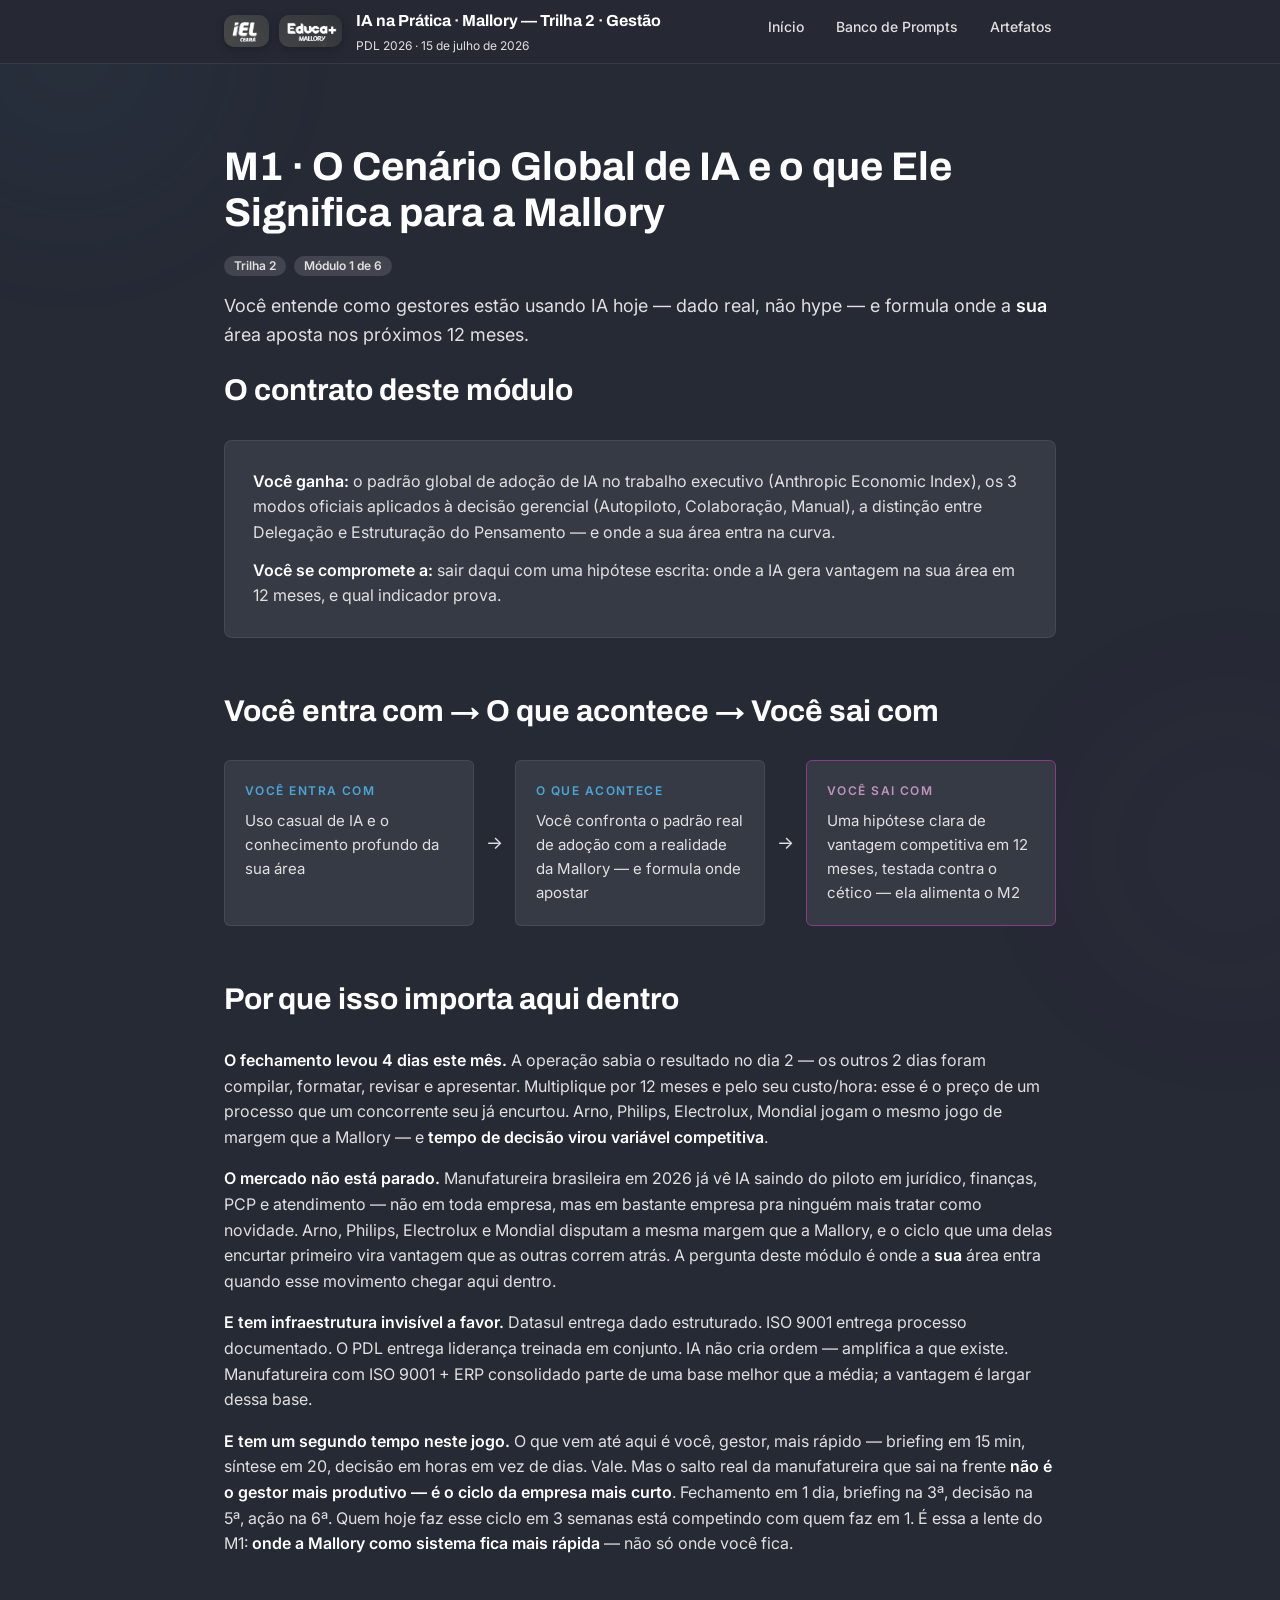
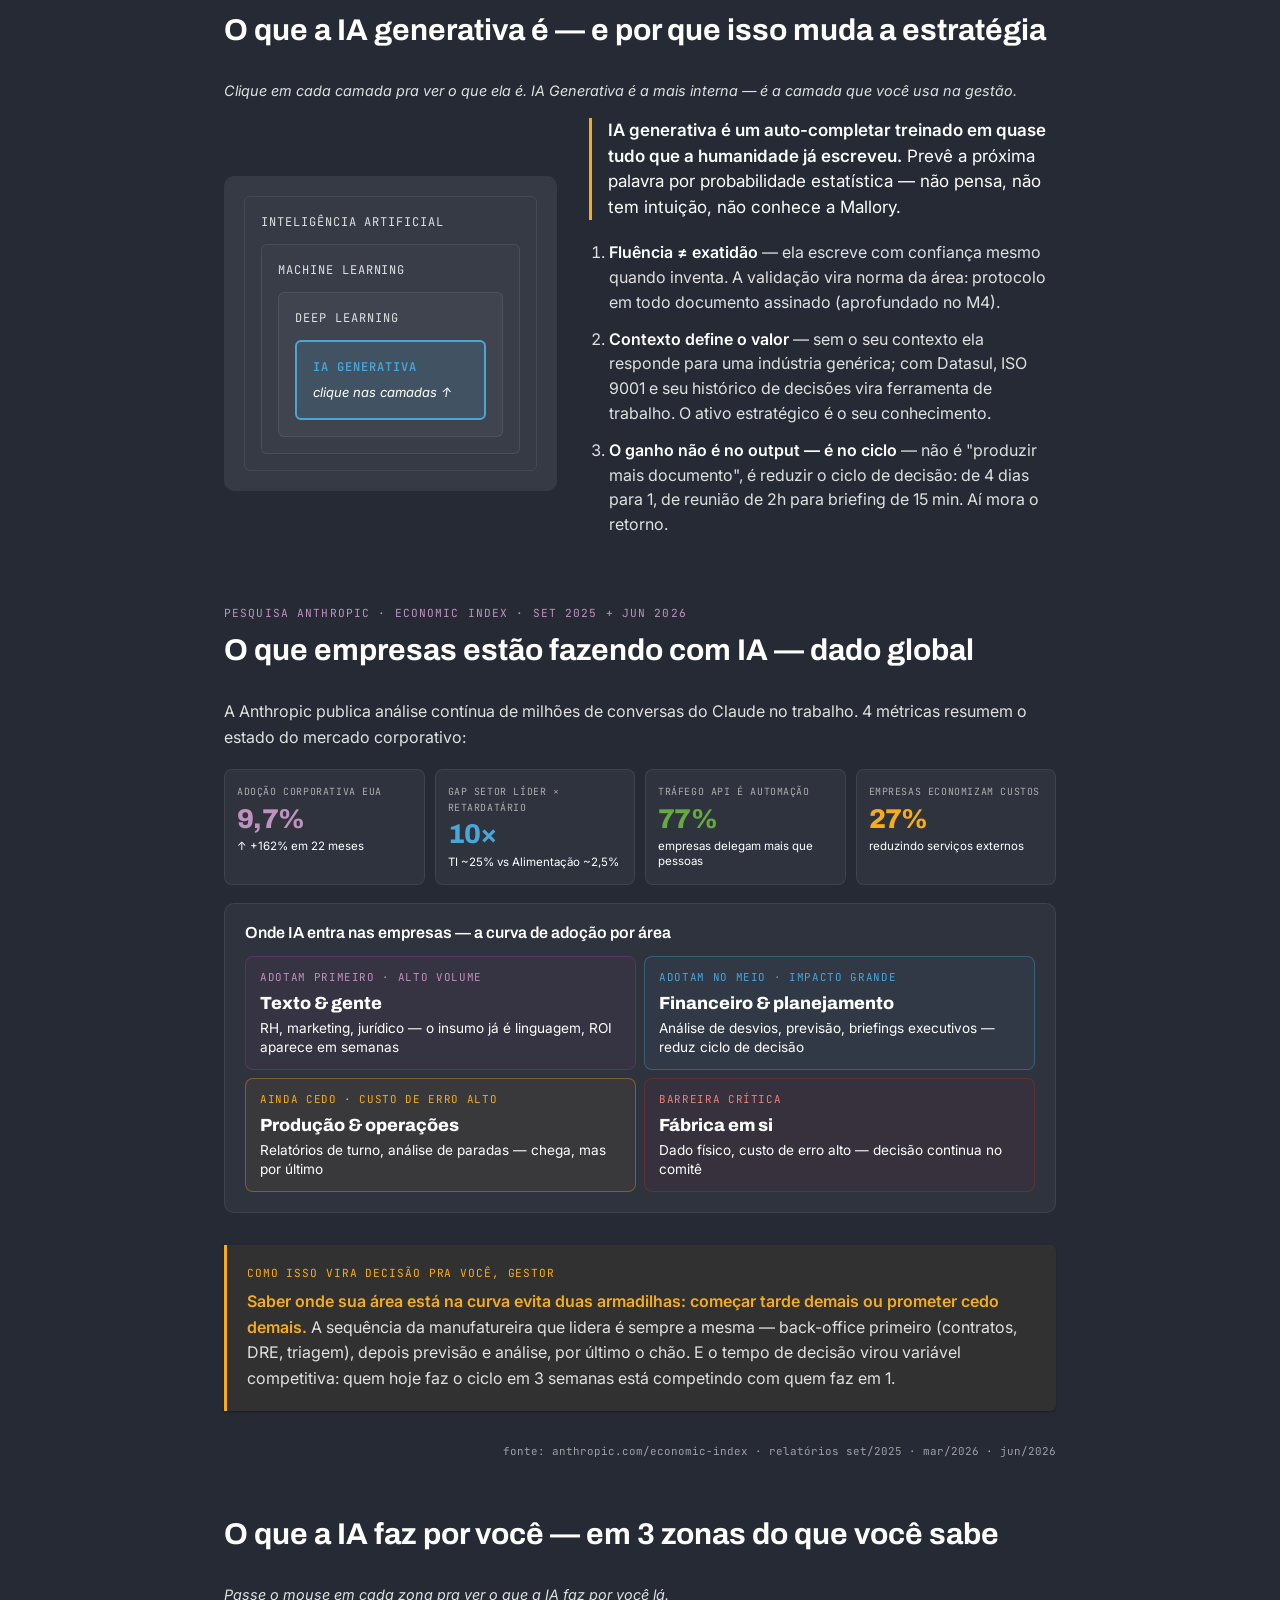
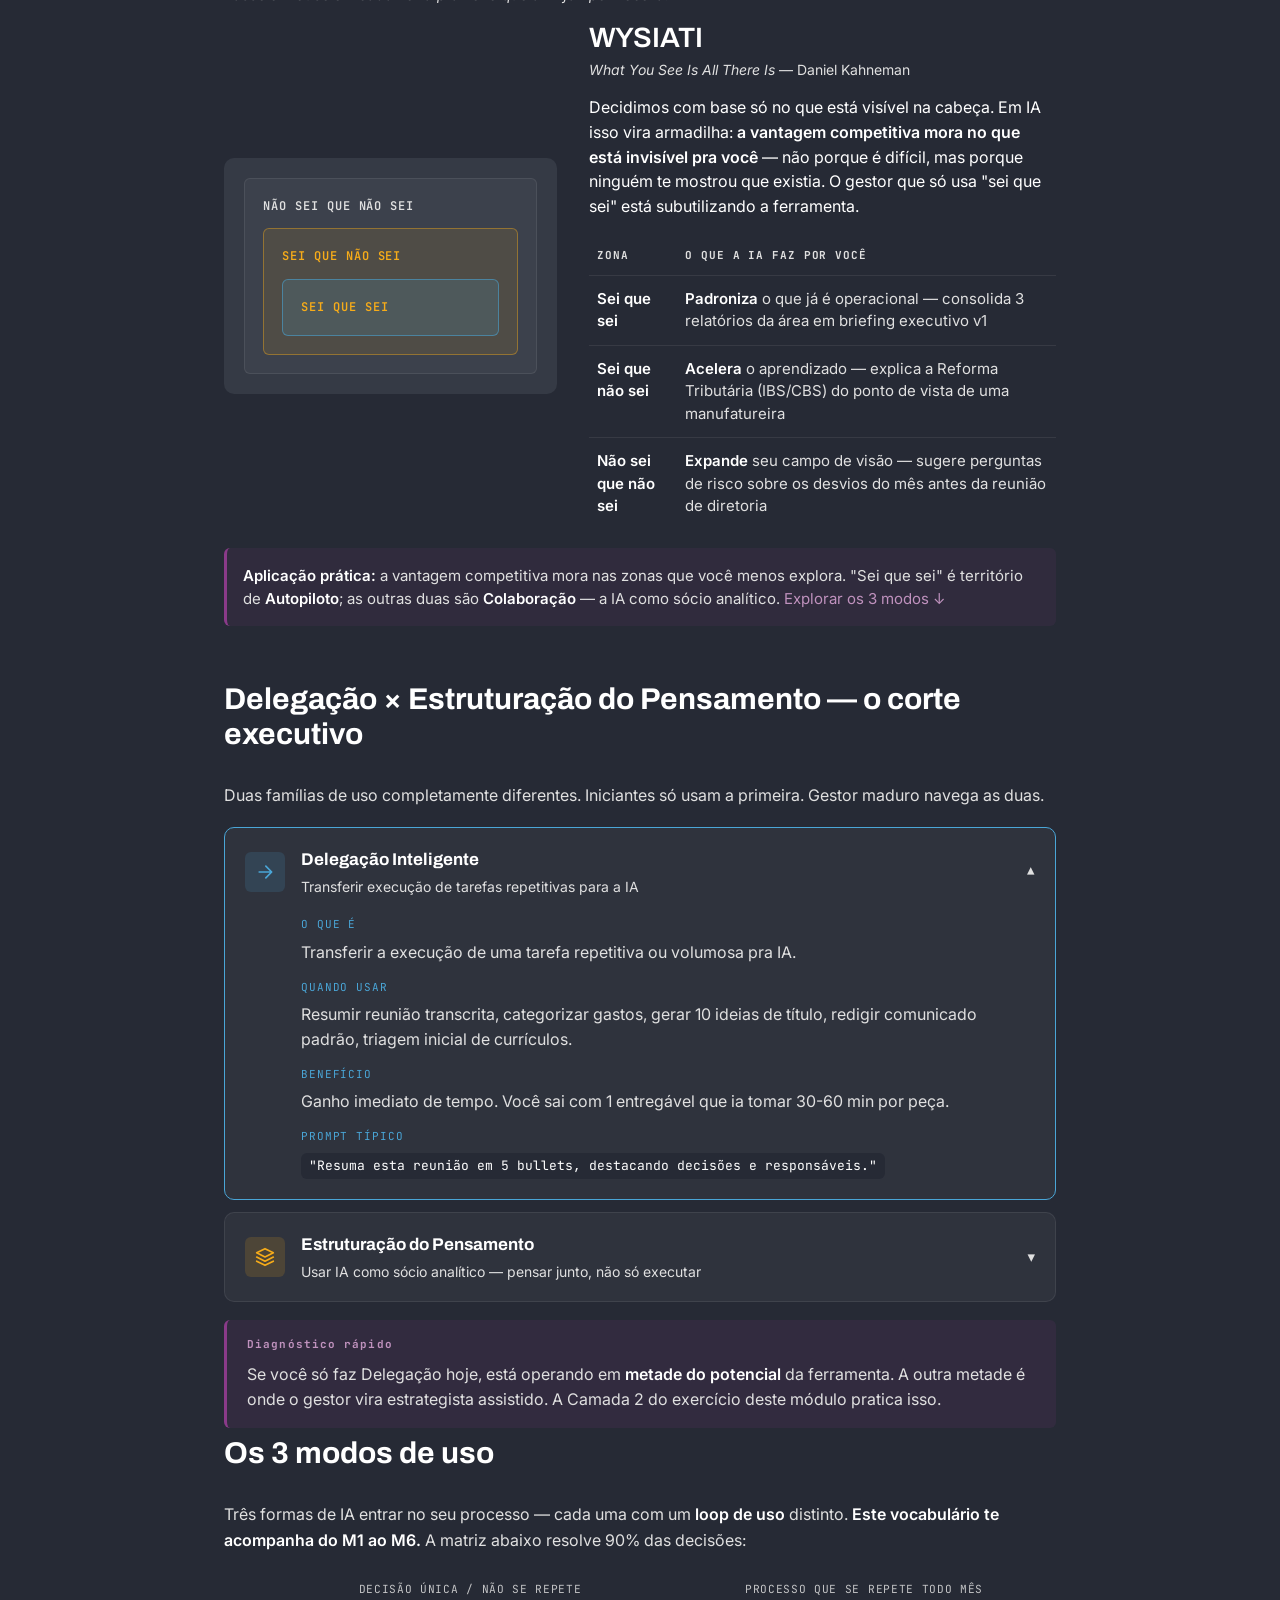
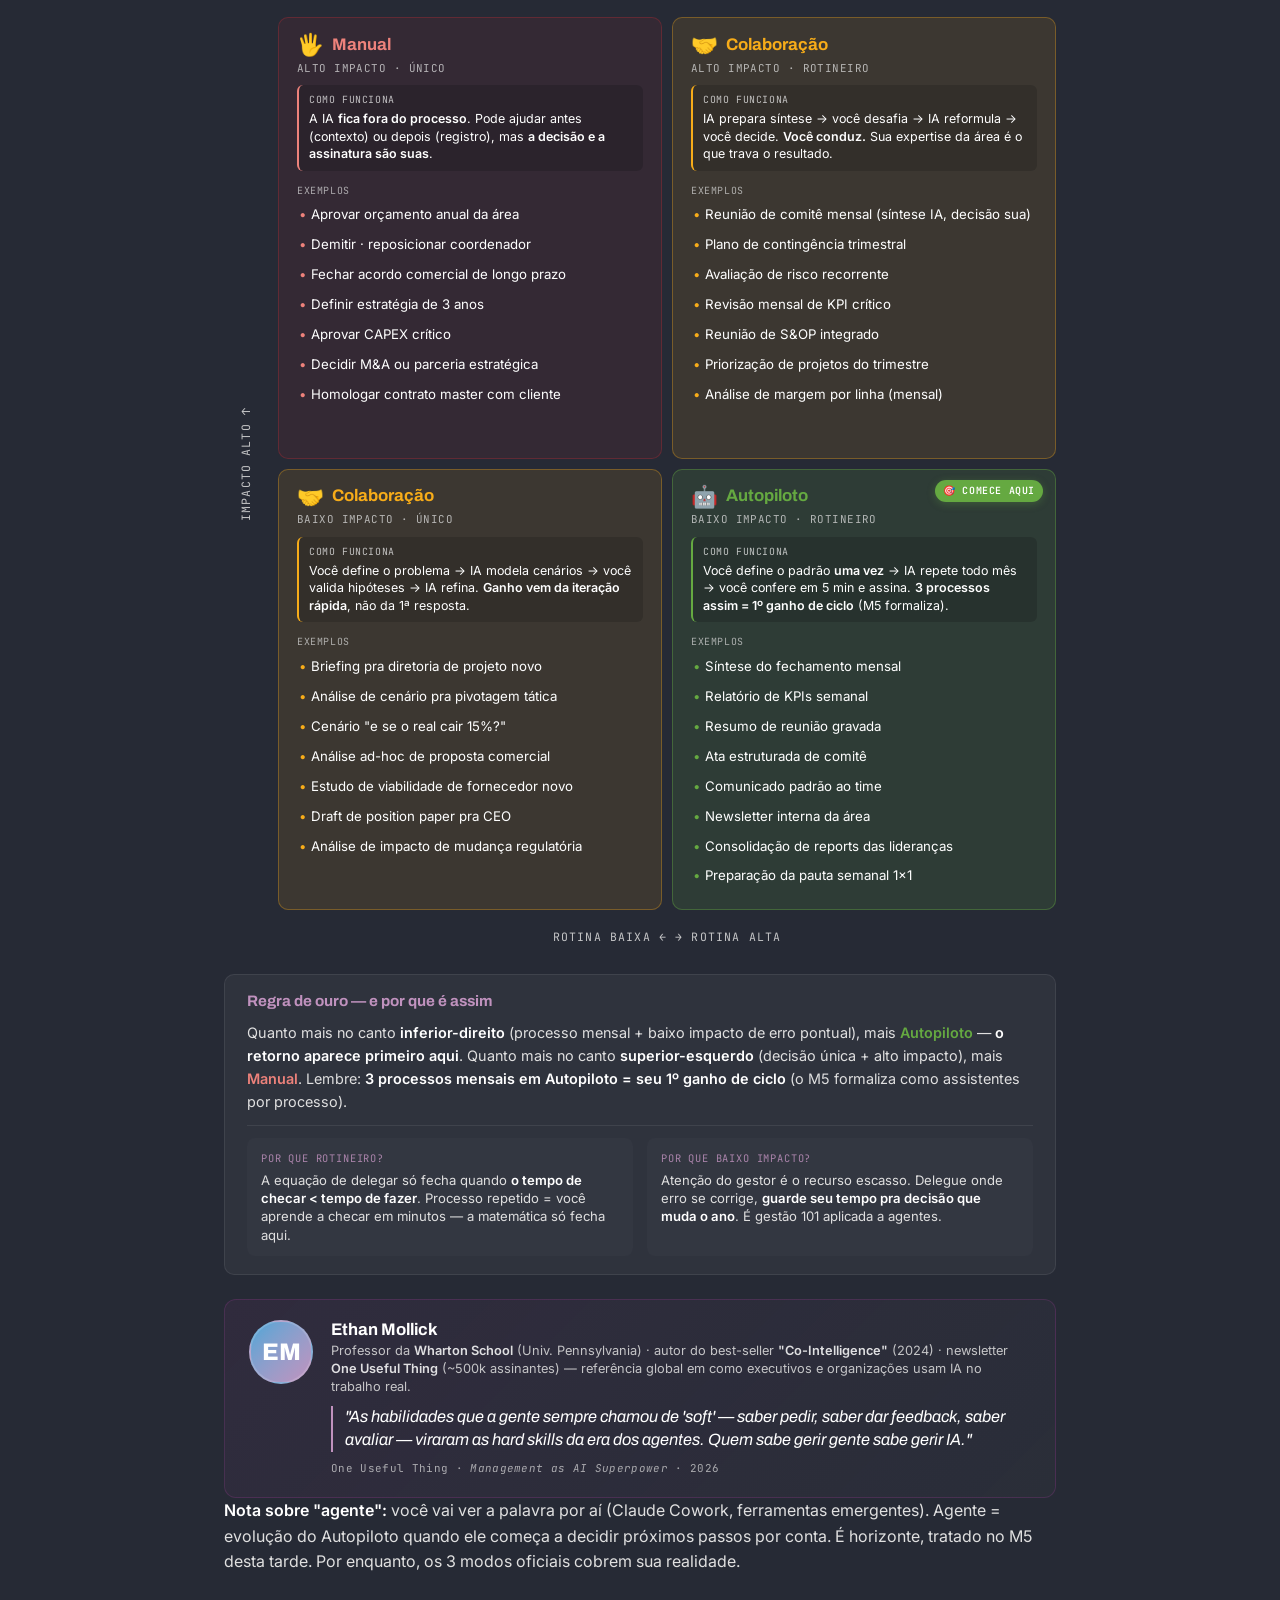
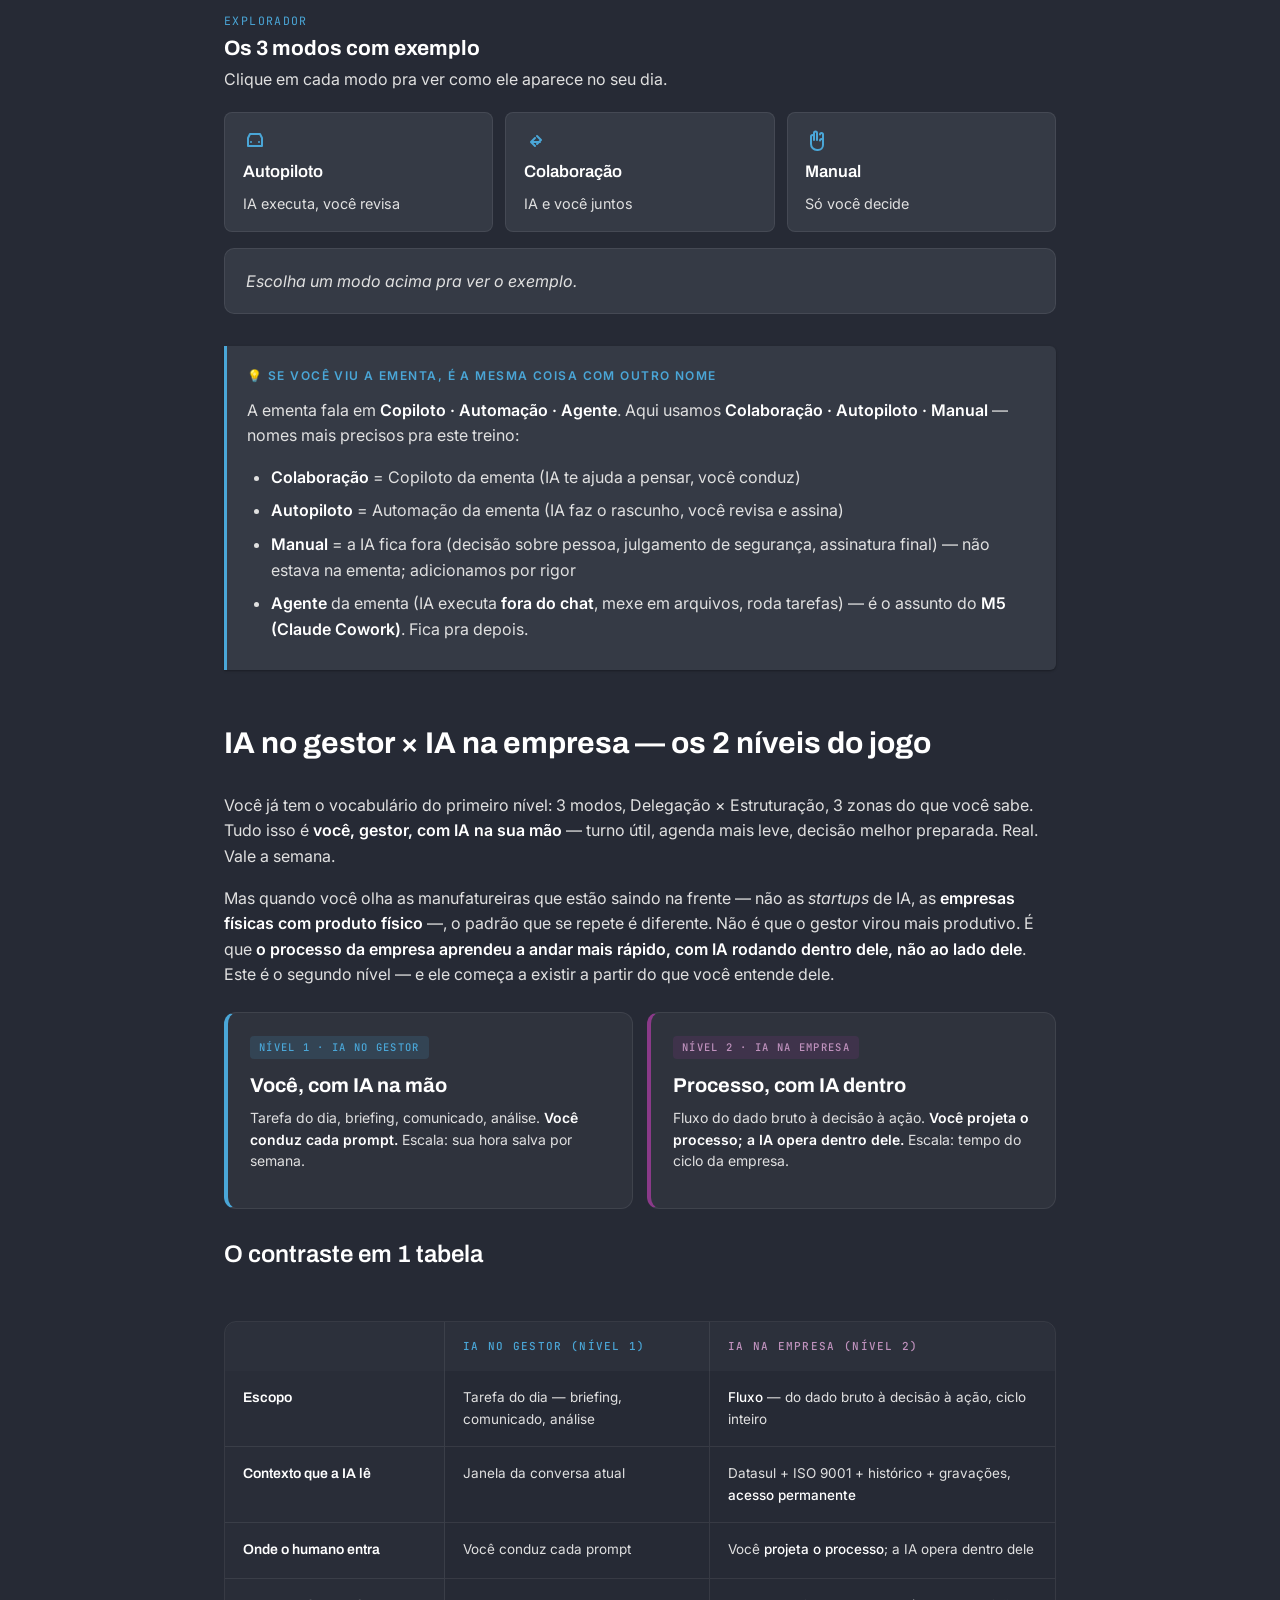
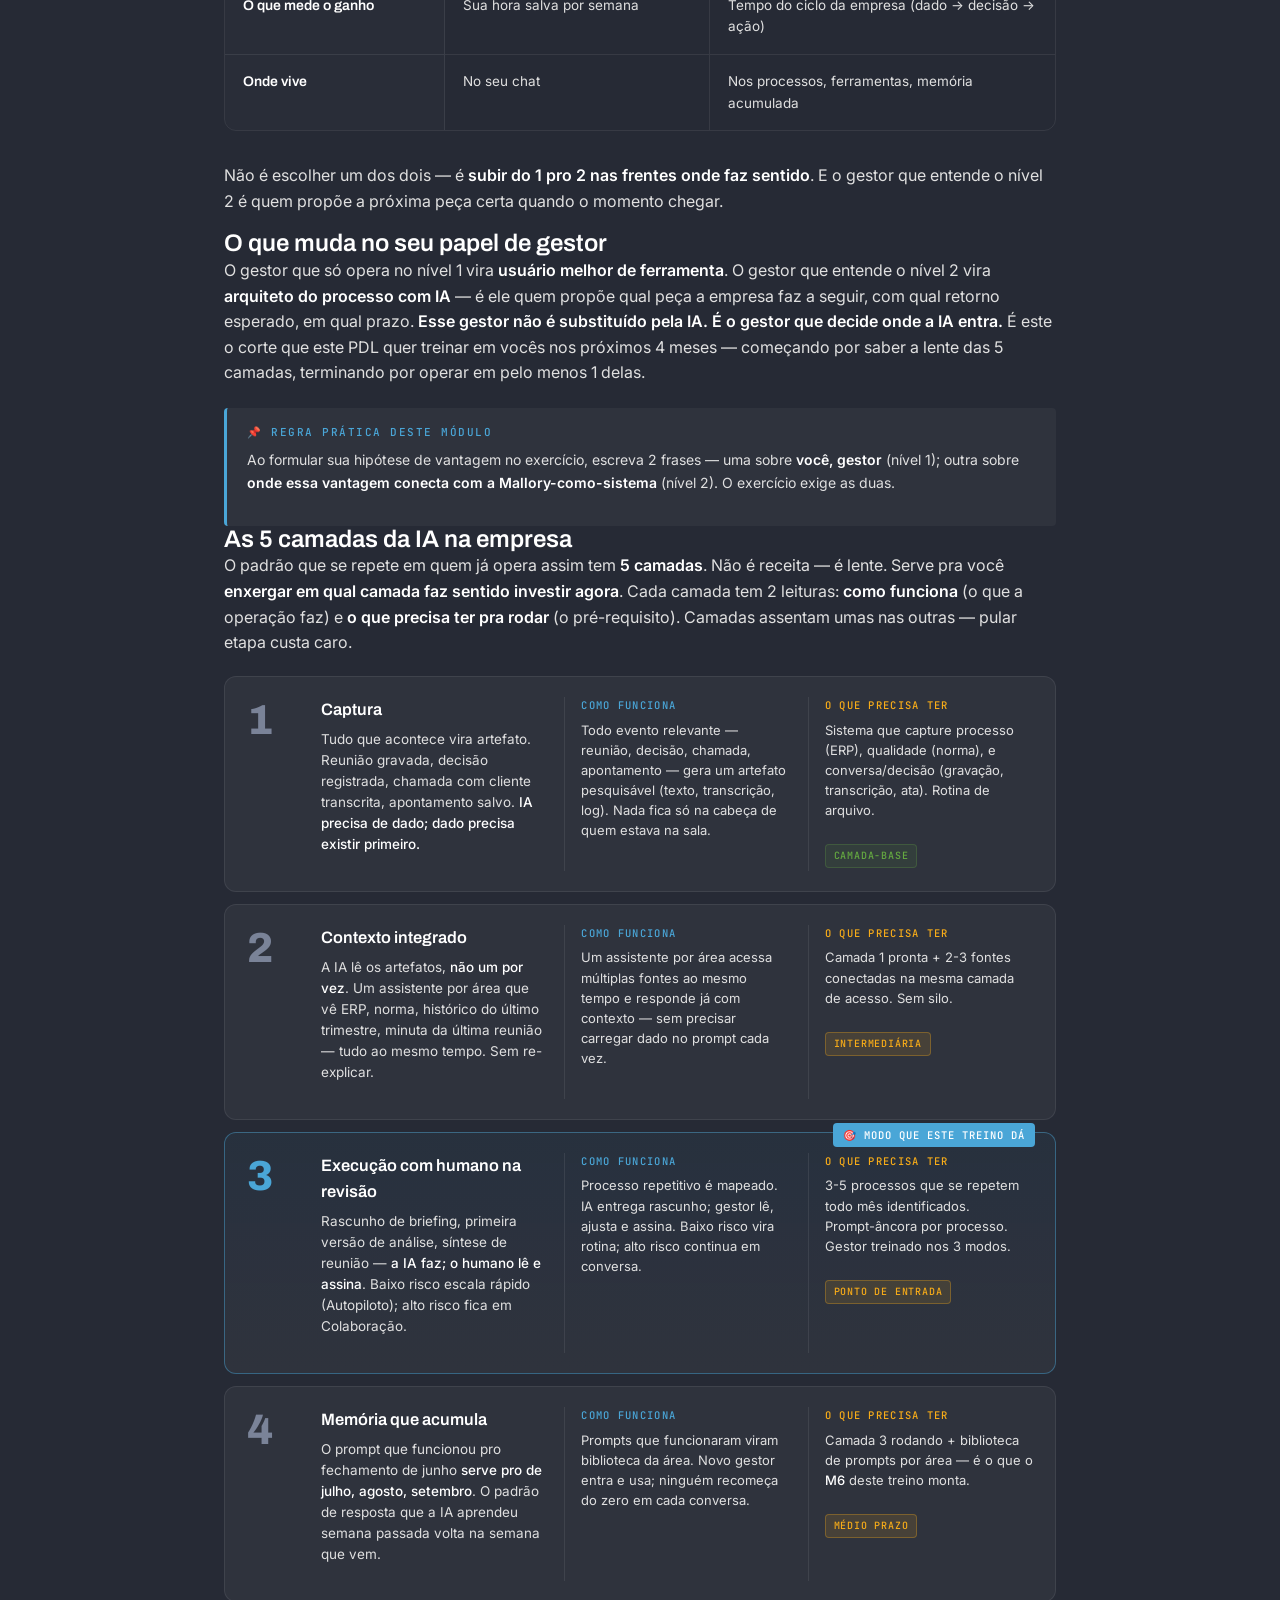
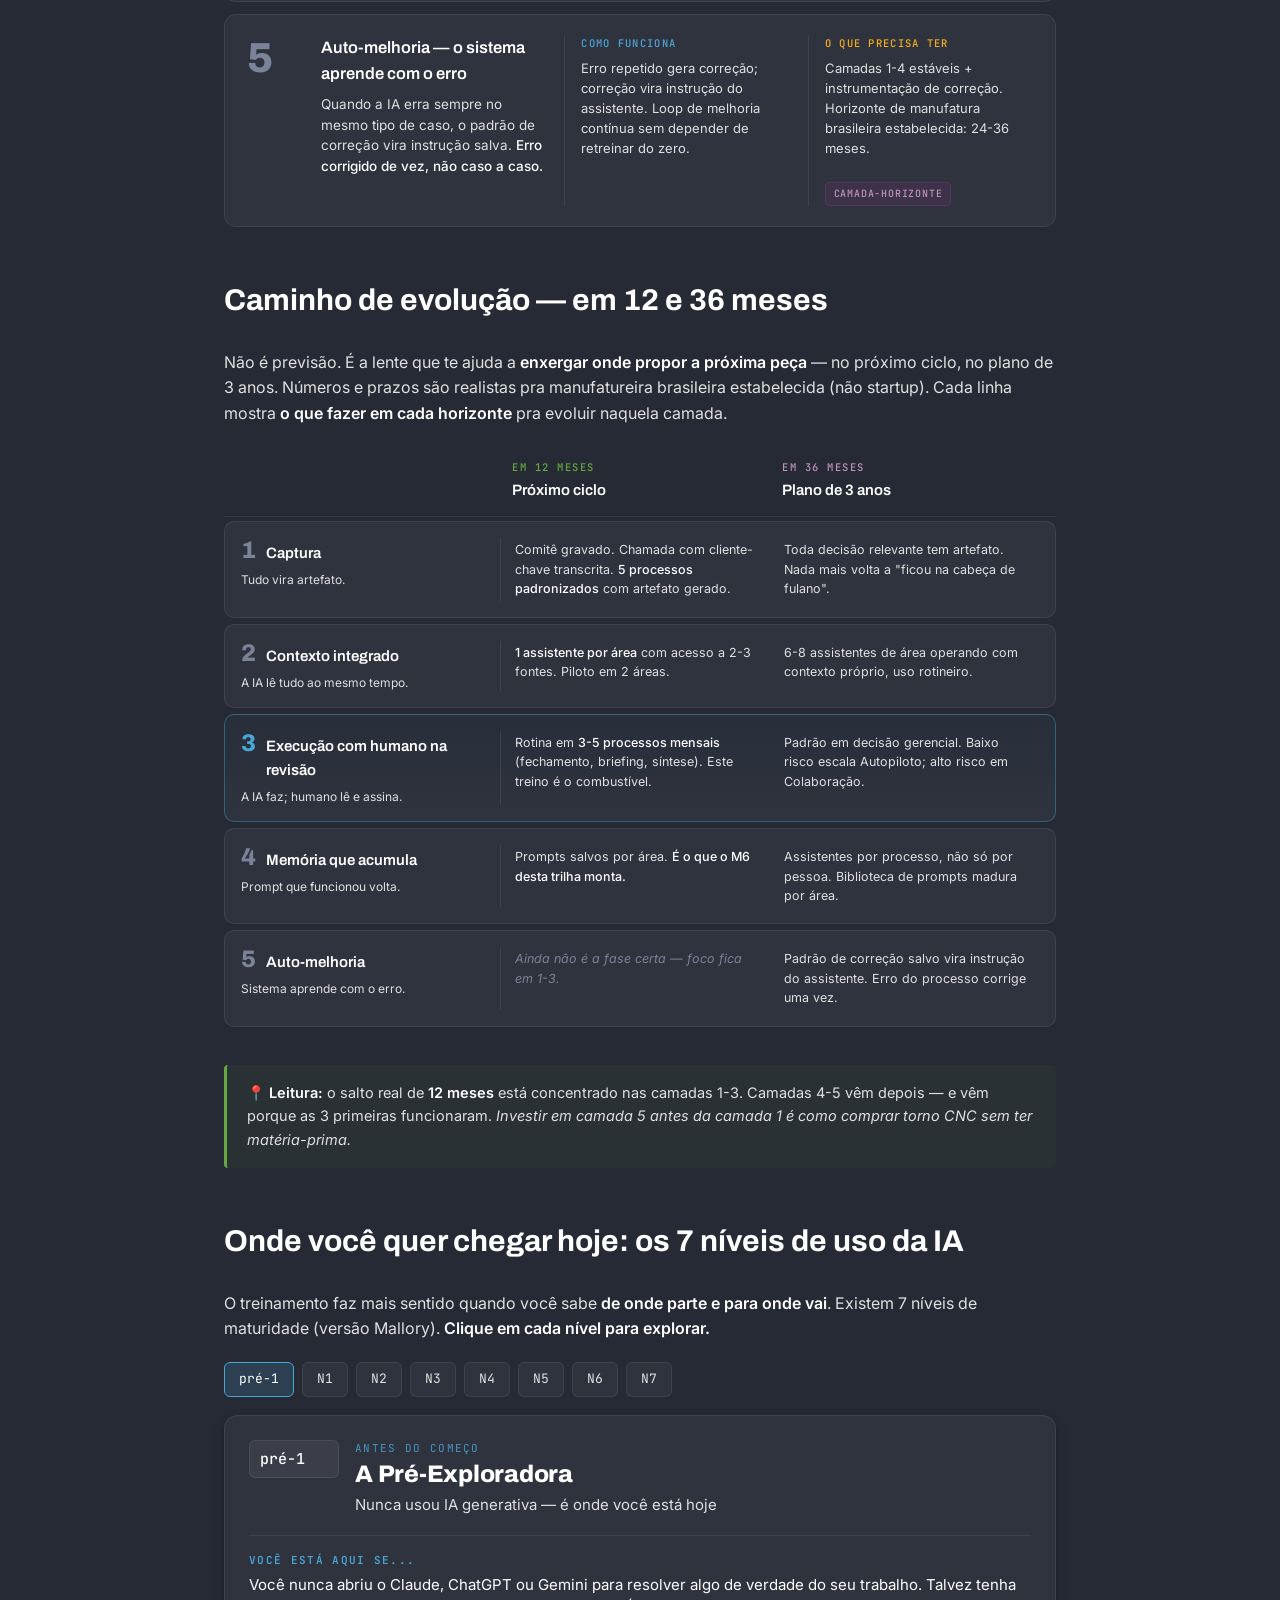
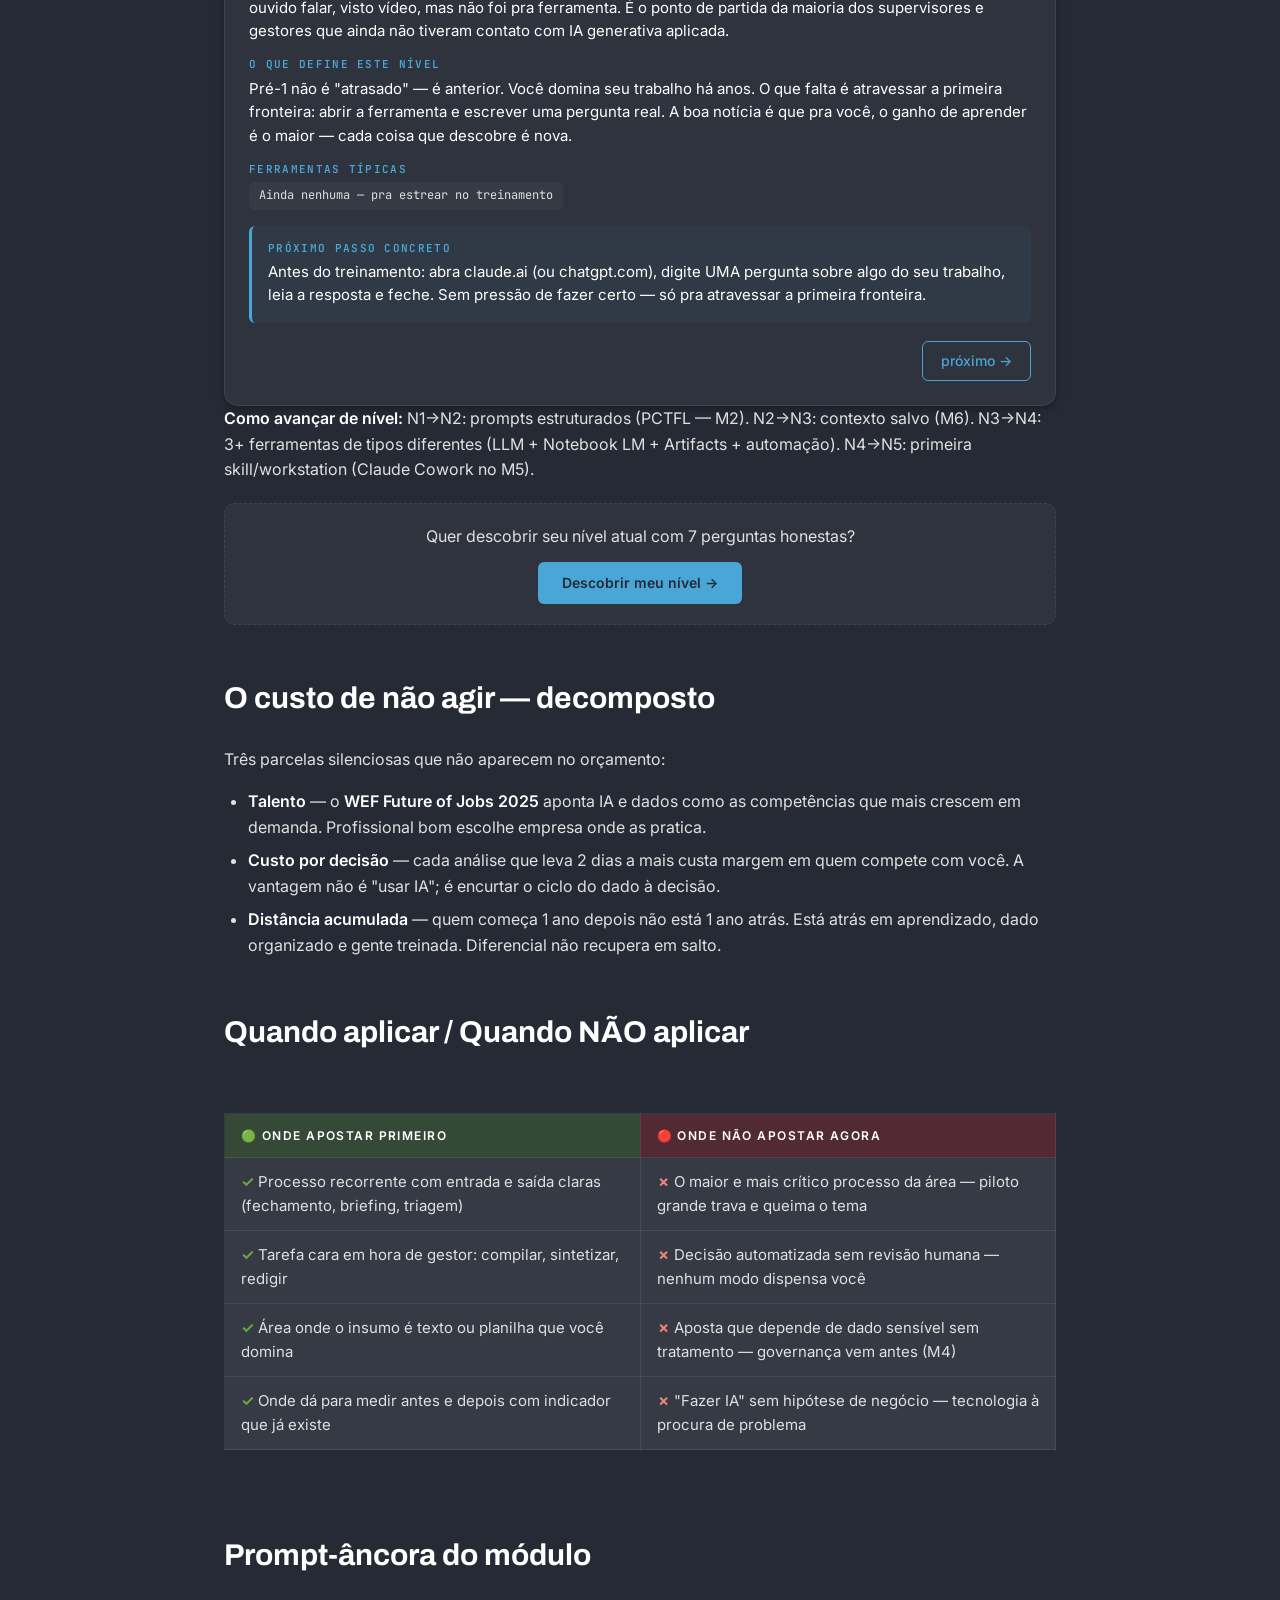
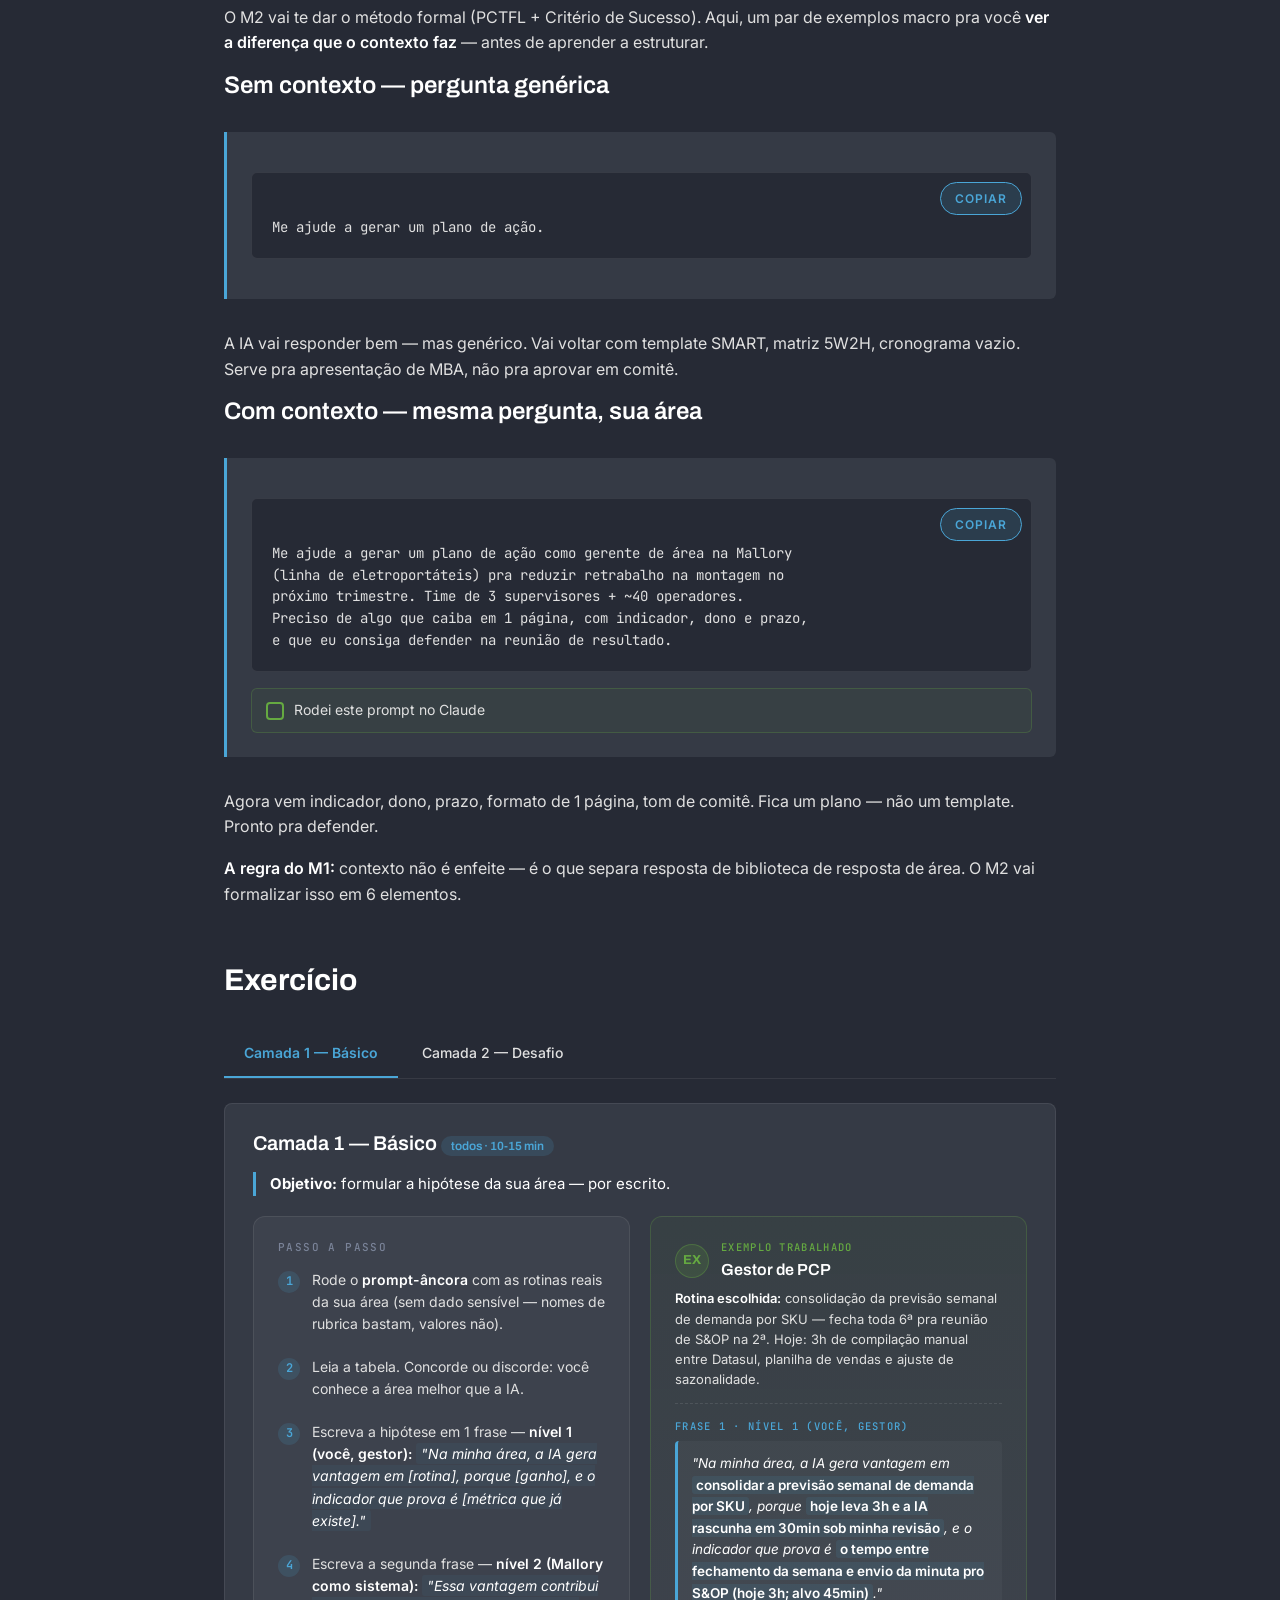
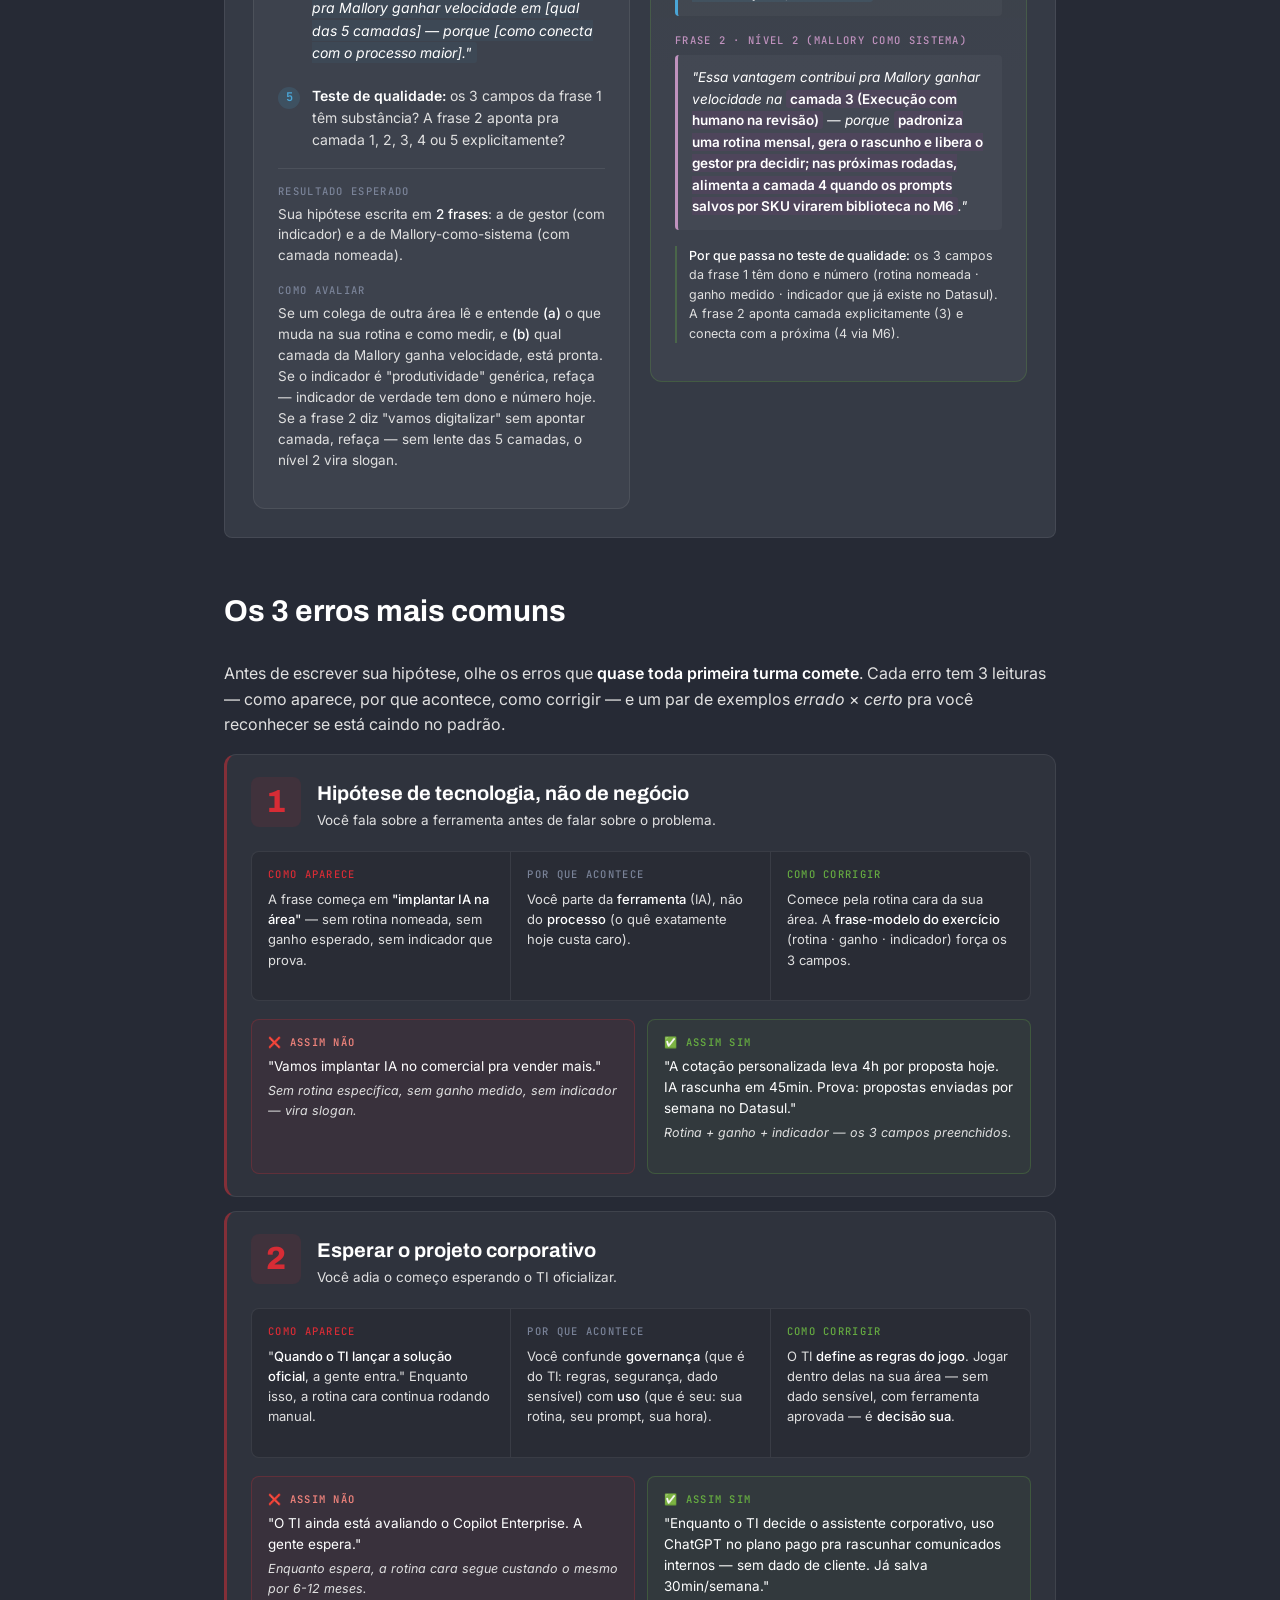
<file: m1/index.html>
<!DOCTYPE html>
<html lang="pt-BR">
<head>
  <meta charset="UTF-8">
  <meta name="viewport" content="width=device-width, initial-scale=1.0">
  <title>M1 · O Cenário Global de IA · Mallory PDL 2026 · Trilha 2</title>
  <link rel="preconnect" href="https://fonts.googleapis.com">
  <link rel="preconnect" href="https://fonts.gstatic.com" crossorigin>
  <link rel="stylesheet" href="https://fonts.googleapis.com/css2?family=Archivo:wght@600;700&family=Inter:wght@400;500;600&family=JetBrains+Mono:wght@400&display=swap">
  <link rel="stylesheet" href="../assets/style.css">
</head>
<body>

<div class="ambient-blob ambient-blob-blue" aria-hidden="true"></div>
<div class="ambient-blob ambient-blob-purple" aria-hidden="true"></div>

<header class="site-header">
  <div class="container">
    <div class="site-brand">
      <div class="site-logos">
        <img src="../assets/logos/iel-ceara.png" alt="IEL Ceará">
        <img src="../assets/logos/educa-mais-mallory.png" alt="Educa+ Mallory">
      </div>
      <div class="site-brand-text">
        <a href="../">IA na Prática · Mallory — Trilha 2 · Gestão</a>
        <span class="site-meta">PDL 2026 · 15 de julho de 2026</span>
      </div>
    </div>
    <button class="nav-toggle" aria-expanded="false" aria-controls="site-nav">Menu</button>
    <nav class="site-nav" id="site-nav" aria-label="Navegação principal">
      <ul>
        <li><a href="../">Início</a></li>
        <li><a href="../banco-de-prompts/">Banco de Prompts</a></li>
        <li><a href="../artefatos/">Artefatos</a></li>
      </ul>
    </nav>
  </div>
</header>

<main>
  <div class="container">

    <section class="hero">
      <h1>M1 · O Cenário Global de IA e o que Ele Significa para a Mallory</h1>
      <div class="page-meta">
        <span class="badge">Trilha 2</span>
        <span class="badge">Módulo 1 de 6</span>
      </div>
      <p class="lead">Você entende como gestores estão usando IA hoje — dado real, não hype — e formula onde a <strong>sua</strong> área aposta nos próximos 12 meses.</p>
    </section>

    <section class="section">
      <h2>O contrato deste módulo</h2>
      <div class="contrato">
        <p><strong>Você ganha:</strong> o padrão global de adoção de IA no trabalho executivo (Anthropic Economic Index), os 3 modos oficiais aplicados à decisão gerencial (Autopiloto, Colaboração, Manual), a distinção entre Delegação e Estruturação do Pensamento — e onde a sua área entra na curva.</p>
        <p><strong>Você se compromete a:</strong> sair daqui com uma hipótese escrita: onde a IA gera vantagem na sua área em 12 meses, e qual indicador prova.</p>
      </div>
    </section>

    <section class="section">
      <h2>Você entra com → O que acontece → Você sai com</h2>
      <div class="timeline-3-tempos">
        <div class="tempo">
          <span class="tempo-label">Você entra com</span>
          <p>Uso casual de IA e o conhecimento profundo da sua área</p>
        </div>
        <div class="tempo-arrow" aria-hidden="true">→</div>
        <div class="tempo">
          <span class="tempo-label">O que acontece</span>
          <p>Você confronta o padrão real de adoção com a realidade da Mallory — e formula onde apostar</p>
        </div>
        <div class="tempo-arrow" aria-hidden="true">→</div>
        <div class="tempo tempo-saida">
          <span class="tempo-label">Você sai com</span>
          <p>Uma hipótese clara de vantagem competitiva em 12 meses, testada contra o cético — ela alimenta o M2</p>
        </div>
      </div>
    </section>

    <section class="section">
      <h2>Por que isso importa aqui dentro</h2>
      <p><strong>O fechamento levou 4 dias este mês.</strong> A operação sabia o resultado no dia 2 — os outros 2 dias foram compilar, formatar, revisar e apresentar. Multiplique por 12 meses e pelo seu custo/hora: esse é o preço de um processo que um concorrente seu já encurtou. Arno, Philips, Electrolux, Mondial jogam o mesmo jogo de margem que a Mallory — e <strong>tempo de decisão virou variável competitiva</strong>.</p>
      <p><strong>O mercado não está parado.</strong> Manufatureira brasileira em 2026 já vê IA saindo do piloto em jurídico, finanças, PCP e atendimento — não em toda empresa, mas em bastante empresa pra ninguém mais tratar como novidade. Arno, Philips, Electrolux e Mondial disputam a mesma margem que a Mallory, e o ciclo que uma delas encurtar primeiro vira vantagem que as outras correm atrás. A pergunta deste módulo é onde a <strong>sua</strong> área entra quando esse movimento chegar aqui dentro.</p>
      <p><strong>E tem infraestrutura invisível a favor.</strong> Datasul entrega dado estruturado. ISO 9001 entrega processo documentado. O PDL entrega liderança treinada em conjunto. IA não cria ordem — amplifica a que existe. Manufatureira com ISO 9001 + ERP consolidado parte de uma base melhor que a média; a vantagem é largar dessa base.</p>
      <p><strong>E tem um segundo tempo neste jogo.</strong> O que vem até aqui é você, gestor, mais rápido — briefing em 15 min, síntese em 20, decisão em horas em vez de dias. Vale. Mas o salto real da manufatureira que sai na frente <strong>não é o gestor mais produtivo — é o ciclo da empresa mais curto</strong>. Fechamento em 1 dia, briefing na 3ª, decisão na 5ª, ação na 6ª. Quem hoje faz esse ciclo em 3 semanas está competindo com quem faz em 1. É essa a lente do M1: <strong>onde a Mallory como sistema fica mais rápida</strong> — não só onde você fica.</p>
    </section>

    <section class="section">
      <h2>O que a IA generativa é — e por que isso muda a estratégia</h2>
      <p class="matriz-instrucao">Clique em cada camada pra ver o que ela é. IA Generativa é a mais interna — é a camada que você usa na gestão.</p>
      <div class="matriz-ia" role="group" aria-label="Matriz de conceitos">
        <div class="matriz-ia__caixas">
          <div class="caixa caixa-1" data-nivel="ia" role="button" tabindex="0" aria-pressed="false">
            <span class="caixa-label">Inteligência Artificial</span>
            <div class="caixa caixa-2" data-nivel="ml" role="button" tabindex="0" aria-pressed="false">
              <span class="caixa-label">Machine Learning</span>
              <div class="caixa caixa-3" data-nivel="dl" role="button" tabindex="0" aria-pressed="false">
                <span class="caixa-label">Deep Learning</span>
                <div class="caixa caixa-4 caixa-ativa" data-nivel="genai" role="button" tabindex="0" aria-pressed="true">
                  <span class="caixa-label">IA Generativa</span>
                  <span class="caixa-voce">clique nas camadas ↑</span>
                </div>
              </div>
            </div>
          </div>
        </div>
        <aside class="matriz-ia__legenda">
          <div class="legenda-bloco" data-nivel="ia" hidden>
            <p class="legenda-frase"><strong>Inteligência Artificial é o guarda-chuva.</strong> Qualquer sistema que imita comportamento inteligente entra aqui — regras, decisões automáticas, classificação.</p>
            <ul class="legenda-lista">
              <li>Existe desde os anos 50 — não é novidade; o que mudou foi a capacidade.</li>
              <li>Inclui coisas simples (filtro anti-spam com regras) e complexas (carro autônomo).</li>
              <li>IA generativa é uma fatia pequena — a que virou hype recente.</li>
            </ul>
          </div>
          <div class="legenda-bloco" data-nivel="ml" hidden>
            <p class="legenda-frase"><strong>Machine Learning é a máquina que aprende com exemplos, sem receita fixa.</strong> Você mostra 10 mil casos, ela extrai o padrão sozinha.</p>
            <ul class="legenda-lista">
              <li>Recomendação de filme, filtro de spam, previsão de venda — tudo isso é ML.</li>
              <li>Precisa de dados. Sem dados bons, não aprende bem.</li>
              <li>Não gera texto novo — prevê categoria ou número.</li>
            </ul>
          </div>
          <div class="legenda-bloco" data-nivel="dl" hidden>
            <p class="legenda-frase"><strong>Deep Learning é ML com redes neurais profundas</strong> — camadas empilhadas que aprendem representações complexas do dado.</p>
            <ul class="legenda-lista">
              <li>Reconhecimento de imagem, tradução automática, voz-pra-texto.</li>
              <li>Precisa de muito mais dado e computador que ML clássico.</li>
              <li>É a base técnica que tornou a IA generativa viável.</li>
            </ul>
          </div>
          <div class="legenda-bloco" data-nivel="genai">
            <p class="legenda-frase"><strong>IA generativa é um auto-completar treinado em quase tudo que a humanidade já escreveu.</strong> Prevê a próxima palavra por probabilidade estatística — não pensa, não tem intuição, não conhece a Mallory.</p>
            <ol class="legenda-lista">
              <li><strong>Fluência ≠ exatidão</strong> — ela escreve com confiança mesmo quando inventa. A validação vira norma da área: protocolo em todo documento assinado (aprofundado no M4).</li>
              <li><strong>Contexto define o valor</strong> — sem o seu contexto ela responde para uma indústria genérica; com Datasul, ISO 9001 e seu histórico de decisões vira ferramenta de trabalho. O ativo estratégico é o seu conhecimento.</li>
              <li><strong>O ganho não é no output — é no ciclo</strong> — não é "produzir mais documento", é reduzir o ciclo de decisão: de 4 dias para 1, de reunião de 2h para briefing de 15 min. Aí mora o retorno.</li>
            </ol>
          </div>
        </aside>
      </div>
    </section>

    <section class="section">
      <div class="aei-kicker aei-kicker-purple">Pesquisa Anthropic · Economic Index · set 2025 + jun 2026</div>
      <h2>O que empresas estão fazendo com IA — dado global</h2>
      <p>A Anthropic publica análise contínua de milhões de conversas do Claude no trabalho. 4 métricas resumem o estado do mercado corporativo:</p>

      <div class="aei-kpi-grid">
        <div class="aei-kpi">
          <div class="aei-kpi-top">Adoção corporativa EUA</div>
          <div class="aei-kpi-n aei-kpi-n-purple">9,7%</div>
          <div class="aei-kpi-lbl">↑ +162% em 22 meses</div>
        </div>
        <div class="aei-kpi">
          <div class="aei-kpi-top">Gap setor líder × retardatário</div>
          <div class="aei-kpi-n aei-kpi-n-blue">10×</div>
          <div class="aei-kpi-lbl">TI ~25% vs Alimentação ~2,5%</div>
        </div>
        <div class="aei-kpi">
          <div class="aei-kpi-top">Tráfego API é automação</div>
          <div class="aei-kpi-n aei-kpi-n-green">77%</div>
          <div class="aei-kpi-lbl">empresas delegam mais que pessoas</div>
        </div>
        <div class="aei-kpi">
          <div class="aei-kpi-top">Empresas economizam custos</div>
          <div class="aei-kpi-n aei-kpi-n-yellow">27%</div>
          <div class="aei-kpi-lbl">reduzindo serviços externos</div>
        </div>
      </div>

      <div class="aei-matriz">
        <h4>Onde IA entra nas empresas — a curva de adoção por área</h4>
        <div class="aei-quad">
          <div class="aei-qcell aei-qcell-purple">
            <div class="aei-qcell-head">Adotam primeiro · alto volume</div>
            <div class="aei-qcell-txt"><strong>Texto &amp; gente</strong>RH, marketing, jurídico — o insumo já é linguagem, ROI aparece em semanas</div>
          </div>
          <div class="aei-qcell aei-qcell-blue">
            <div class="aei-qcell-head">Adotam no meio · impacto grande</div>
            <div class="aei-qcell-txt"><strong>Financeiro &amp; planejamento</strong>Análise de desvios, previsão, briefings executivos — reduz ciclo de decisão</div>
          </div>
          <div class="aei-qcell aei-qcell-yellow">
            <div class="aei-qcell-head">Ainda cedo · custo de erro alto</div>
            <div class="aei-qcell-txt"><strong>Produção &amp; operações</strong>Relatórios de turno, análise de paradas — chega, mas por último</div>
          </div>
          <div class="aei-qcell aei-qcell-red">
            <div class="aei-qcell-head">Barreira crítica</div>
            <div class="aei-qcell-txt"><strong>Fábrica em si</strong>Dado físico, custo de erro alto — decisão continua no comitê</div>
          </div>
        </div>
      </div>

      <div class="callout callout-yellow">
        <div class="callout-badge">Como isso vira decisão pra você, gestor</div>
        <p><strong>Saber onde sua área está na curva evita duas armadilhas: começar tarde demais ou prometer cedo demais.</strong> A sequência da manufatureira que lidera é sempre a mesma — back-office primeiro (contratos, DRE, triagem), depois previsão e análise, por último o chão. E o tempo de decisão virou variável competitiva: quem hoje faz o ciclo em 3 semanas está competindo com quem faz em 1.</p>
      </div>

      <p class="aei-source">fonte: anthropic.com/economic-index · relatórios set/2025 · mar/2026 · jun/2026</p>
    </section>

    <section class="section" aria-label="WYSIATI e as 3 zonas do que você sabe">
      <h2>O que a IA faz por você — em 3 zonas do que você sabe</h2>
      <p class="wysiati-instrucao">Passe o mouse em cada zona pra ver o que a IA faz por você lá.</p>
      <div class="wysiati" role="group" aria-label="3 zonas do conhecimento">
        <div class="wysiati__caixas" aria-hidden="true">
          <div class="zona zona-3">
            <span class="zona-label">Não sei que não sei</span>
            <div class="zona zona-2">
              <span class="zona-label">Sei que não sei</span>
              <div class="zona zona-1">
                <span class="zona-label">Sei que sei</span>
              </div>
            </div>
          </div>
        </div>
        <aside class="wysiati__legenda">
          <h3 class="wysiati__titulo">WYSIATI</h3>
          <p class="wysiati__origem"><em>What You See Is All There Is</em> — Daniel Kahneman</p>
          <p class="wysiati__intro">Decidimos com base só no que está visível na cabeça. Em IA isso vira armadilha: <strong>a vantagem competitiva mora no que está invisível pra você</strong> — não porque é difícil, mas porque ninguém te mostrou que existia. O gestor que só usa "sei que sei" está subutilizando a ferramenta.</p>
          <table class="wysiati__tabela">
            <thead>
              <tr><th>Zona</th><th>O que a IA faz por você</th></tr>
            </thead>
            <tbody>
              <tr data-zona="1">
                <td><strong>Sei que sei</strong></td>
                <td><strong>Padroniza</strong> o que já é operacional — consolida 3 relatórios da área em briefing executivo v1</td>
              </tr>
              <tr data-zona="2">
                <td><strong>Sei que não sei</strong></td>
                <td><strong>Acelera</strong> o aprendizado — explica a Reforma Tributária (IBS/CBS) do ponto de vista de uma manufatureira</td>
              </tr>
              <tr data-zona="3">
                <td><strong>Não sei que não sei</strong></td>
                <td><strong>Expande</strong> seu campo de visão — sugere perguntas de risco sobre os desvios do mês antes da reunião de diretoria</td>
              </tr>
            </tbody>
          </table>
        </aside>
      </div>
      <p class="wysiati-conexao"><strong>Aplicação prática:</strong> a vantagem competitiva mora nas zonas que você menos explora. "Sei que sei" é território de <strong>Autopiloto</strong>; as outras duas são <strong>Colaboração</strong> — a IA como sócio analítico. <a href="#modos-explorador">Explorar os 3 modos ↓</a></p>
    </section>

    <section class="section delegacao-vs-estruturacao">
      <h2>Delegação × Estruturação do Pensamento — o corte executivo</h2>
      <p class="secao-lead">Duas famílias de uso completamente diferentes. Iniciantes só usam a primeira. Gestor maduro navega as duas.</p>

      <div class="accordion-familias" role="list">
        <div class="familia-item" data-familia="delegacao" role="listitem">
          <button class="familia-header" aria-expanded="true" aria-controls="familia-delegacao-body">
            <span class="familia-icone" aria-hidden="true">
              <svg viewBox="0 0 24 24" width="20" height="20" fill="none" stroke="currentColor" stroke-width="2" stroke-linecap="round" stroke-linejoin="round">
                <path d="M5 12h14M13 5l7 7-7 7"/>
              </svg>
            </span>
            <span class="familia-textos">
              <span class="familia-titulo">Delegação Inteligente</span>
              <span class="familia-subtitulo">Transferir execução de tarefas repetitivas para a IA</span>
            </span>
            <span class="familia-seta" aria-hidden="true">▾</span>
          </button>
          <div class="familia-body" id="familia-delegacao-body" hidden>
            <dl>
              <dt>O que é</dt>
              <dd>Transferir a execução de uma tarefa repetitiva ou volumosa pra IA.</dd>
              <dt>Quando usar</dt>
              <dd>Resumir reunião transcrita, categorizar gastos, gerar 10 ideias de título, redigir comunicado padrão, triagem inicial de currículos.</dd>
              <dt>Benefício</dt>
              <dd>Ganho imediato de tempo. Você sai com 1 entregável que ia tomar 30-60 min por peça.</dd>
              <dt>Prompt típico</dt>
              <dd><code>"Resuma esta reunião em 5 bullets, destacando decisões e responsáveis."</code></dd>
            </dl>
          </div>
        </div>

        <div class="familia-item" data-familia="estruturacao" role="listitem">
          <button class="familia-header" aria-expanded="false" aria-controls="familia-estruturacao-body">
            <span class="familia-icone" aria-hidden="true">
              <svg viewBox="0 0 24 24" width="20" height="20" fill="none" stroke="currentColor" stroke-width="2" stroke-linecap="round" stroke-linejoin="round">
                <path d="M12 2L2 7l10 5 10-5-10-5zM2 17l10 5 10-5M2 12l10 5 10-5"/>
              </svg>
            </span>
            <span class="familia-textos">
              <span class="familia-titulo">Estruturação do Pensamento</span>
              <span class="familia-subtitulo">Usar IA como sócio analítico — pensar junto, não só executar</span>
            </span>
            <span class="familia-seta" aria-hidden="true">▾</span>
          </button>
          <div class="familia-body" id="familia-estruturacao-body" hidden>
            <dl>
              <dt>O que é</dt>
              <dd>Usar a IA como sócio analítico numa decisão difícil, cenário de risco, defesa de argumento. Ela vira interlocutora — não copista.</dd>
              <dt>Quando usar</dt>
              <dd>Decidir prioridade entre 3 projetos concorrentes, preparar apresentação pra diretoria, estruturar diagnóstico de queda de produtividade, defender uma hipótese antes de comprar briga.</dd>
              <dt>Benefício</dt>
              <dd>Decisões mais seguras. Você emerge da conversa mais preparado do que entrou — não só com um entregável.</dd>
              <dt>Prompt típico</dt>
              <dd><code>"Assuma o papel de um diretor cético. Aponte os 3 motivos mais prováveis desta hipótese falhar."</code></dd>
            </dl>
          </div>
        </div>
      </div>

      <aside class="diagnostico-rapido">
        <p class="diagnostico-label">Diagnóstico rápido</p>
        <p>Se você só faz Delegação hoje, está operando em <strong>metade do potencial</strong> da ferramenta. A outra metade é onde o gestor vira estrategista assistido. A Camada 2 do exercício deste módulo pratica isso.</p>
      </aside>
    </section>

    <section class="section modos-t2">
      <h2>Os 3 modos de uso</h2>
      <p>Três formas de IA entrar no seu processo — cada uma com um <strong>loop de uso</strong> distinto. <strong>Este vocabulário te acompanha do M1 ao M6.</strong> A matriz abaixo resolve 90% das decisões:</p>

      <div class="modos-matriz" role="table" aria-label="Matriz 3 modos: impacto × rotina">
        <div class="modos-col-hdr" role="columnheader">Decisão única / não se repete</div>
        <div class="modos-col-hdr modos-col-hdr-2" role="columnheader">Processo que se repete todo mês</div>
        <div class="modos-yaxis">Impacto alto ↑</div>

        <div class="modos-cell modos-cell-manual modos-cell-tl" role="cell">
          <div class="modos-cell-head"><span class="modos-cell-emoji">🖐</span><span class="modos-cell-mode">Manual</span></div>
          <div class="modos-cell-sub">Alto impacto · único</div>
          <div class="modos-cell-loop"><span class="modos-cell-loop-lbl">Como funciona</span>A IA <strong>fica fora do processo</strong>. Pode ajudar antes (contexto) ou depois (registro), mas <strong>a decisão e a assinatura são suas</strong>.</div>
          <div class="modos-cell-examples-lbl">Exemplos</div>
          <ul class="modos-cell-examples">
            <li>Aprovar orçamento anual da área</li>
            <li>Demitir · reposicionar coordenador</li>
            <li>Fechar acordo comercial de longo prazo</li>
            <li>Definir estratégia de 3 anos</li>
            <li>Aprovar CAPEX crítico</li>
            <li>Decidir M&amp;A ou parceria estratégica</li>
            <li>Homologar contrato master com cliente</li>
          </ul>
        </div>

        <div class="modos-cell modos-cell-colab modos-cell-tr" role="cell">
          <div class="modos-cell-head"><span class="modos-cell-emoji">🤝</span><span class="modos-cell-mode">Colaboração</span></div>
          <div class="modos-cell-sub">Alto impacto · rotineiro</div>
          <div class="modos-cell-loop"><span class="modos-cell-loop-lbl">Como funciona</span>IA prepara síntese → você desafia → IA reformula → você decide. <strong>Você conduz.</strong> Sua expertise da área é o que trava o resultado.</div>
          <div class="modos-cell-examples-lbl">Exemplos</div>
          <ul class="modos-cell-examples">
            <li>Reunião de comitê mensal (síntese IA, decisão sua)</li>
            <li>Plano de contingência trimestral</li>
            <li>Avaliação de risco recorrente</li>
            <li>Revisão mensal de KPI crítico</li>
            <li>Reunião de S&amp;OP integrado</li>
            <li>Priorização de projetos do trimestre</li>
            <li>Análise de margem por linha (mensal)</li>
          </ul>
        </div>

        <div class="modos-cell modos-cell-colab modos-cell-bl" role="cell">
          <div class="modos-cell-head"><span class="modos-cell-emoji">🤝</span><span class="modos-cell-mode">Colaboração</span></div>
          <div class="modos-cell-sub">Baixo impacto · único</div>
          <div class="modos-cell-loop"><span class="modos-cell-loop-lbl">Como funciona</span>Você define o problema → IA modela cenários → você valida hipóteses → IA refina. <strong>Ganho vem da iteração rápida</strong>, não da 1ª resposta.</div>
          <div class="modos-cell-examples-lbl">Exemplos</div>
          <ul class="modos-cell-examples">
            <li>Briefing pra diretoria de projeto novo</li>
            <li>Análise de cenário pra pivotagem tática</li>
            <li>Cenário "e se o real cair 15%?"</li>
            <li>Análise ad-hoc de proposta comercial</li>
            <li>Estudo de viabilidade de fornecedor novo</li>
            <li>Draft de position paper pra CEO</li>
            <li>Análise de impacto de mudança regulatória</li>
          </ul>
        </div>

        <div class="modos-cell modos-cell-auto modos-cell-br" role="cell">
          <span class="modos-badge-comece">🎯 comece aqui</span>
          <div class="modos-cell-head"><span class="modos-cell-emoji">🤖</span><span class="modos-cell-mode">Autopiloto</span></div>
          <div class="modos-cell-sub">Baixo impacto · rotineiro</div>
          <div class="modos-cell-loop"><span class="modos-cell-loop-lbl">Como funciona</span>Você define o padrão <strong>uma vez</strong> → IA repete todo mês → você confere em 5 min e assina. <strong>3 processos assim = 1º ganho de ciclo</strong> (M5 formaliza).</div>
          <div class="modos-cell-examples-lbl">Exemplos</div>
          <ul class="modos-cell-examples">
            <li>Síntese do fechamento mensal</li>
            <li>Relatório de KPIs semanal</li>
            <li>Resumo de reunião gravada</li>
            <li>Ata estruturada de comitê</li>
            <li>Comunicado padrão ao time</li>
            <li>Newsletter interna da área</li>
            <li>Consolidação de reports das lideranças</li>
            <li>Preparação da pauta semanal 1×1</li>
          </ul>
        </div>

        <div class="modos-xaxis">Rotina baixa ← → Rotina alta</div>
      </div>

      <div class="modos-regra">
        <h4>Regra de ouro — e por que é assim</h4>
        <p>Quanto mais no canto <strong>inferior-direito</strong> (processo mensal + baixo impacto de erro pontual), mais <strong class="modos-strong-green">Autopiloto</strong> — <strong>o retorno aparece primeiro aqui</strong>. Quanto mais no canto <strong>superior-esquerdo</strong> (decisão única + alto impacto), mais <strong class="modos-strong-red">Manual</strong>. Lembre: <strong>3 processos mensais em Autopiloto = seu 1º ganho de ciclo</strong> (o M5 formaliza como assistentes por processo).</p>
        <div class="modos-porque">
          <div class="modos-por"><div class="modos-por-num">Por que rotineiro?</div><div class="modos-por-txt">A equação de delegar só fecha quando <strong>o tempo de checar &lt; tempo de fazer</strong>. Processo repetido = você aprende a checar em minutos — a matemática só fecha aqui.</div></div>
          <div class="modos-por"><div class="modos-por-num">Por que baixo impacto?</div><div class="modos-por-txt">Atenção do gestor é o recurso escasso. Delegue onde erro se corrige, <strong>guarde seu tempo pra decisão que muda o ano</strong>. É gestão 101 aplicada a agentes.</div></div>
        </div>
      </div>

      <div class="modos-autoridade">
        <div class="modos-autoridade-avatar" aria-hidden="true">EM</div>
        <div class="modos-autoridade-content">
          <div class="modos-autoridade-name">Ethan Mollick</div>
          <div class="modos-autoridade-cred">Professor da <strong>Wharton School</strong> (Univ. Pennsylvania) · autor do best-seller <strong>"Co-Intelligence"</strong> (2024) · newsletter <strong>One Useful Thing</strong> (~500k assinantes) — referência global em como executivos e organizações usam IA no trabalho real.</div>
          <blockquote class="modos-autoridade-quote">"As habilidades que a gente sempre chamou de 'soft' — saber pedir, saber dar feedback, saber avaliar — viraram as hard skills da era dos agentes. Quem sabe gerir gente sabe gerir IA."</blockquote>
          <div class="modos-autoridade-source">One Useful Thing · <em>Management as AI Superpower</em> · 2026</div>
        </div>
      </div>
      <p><strong>Nota sobre "agente":</strong> você vai ver a palavra por aí (Claude Cowork, ferramentas emergentes). Agente = evolução do Autopiloto quando ele começa a decidir próximos passos por conta. É horizonte, tratado no M5 desta tarde. Por enquanto, os 3 modos oficiais cobrem sua realidade.</p>

      <div class="modos-explorador" id="modos-explorador" data-trilha="t2" aria-label="Explorador dos 3 modos">
        <div class="explorador-header">
          <span class="explorador-kicker">EXPLORADOR</span>
          <h3>Os 3 modos com exemplo</h3>
          <p>Clique em cada modo pra ver como ele aparece no seu dia.</p>
        </div>
        <div class="explorador-cards">
          <button class="explorador-card" data-modo="autopiloto" type="button" aria-pressed="false">
            <span class="explorador-icon" aria-hidden="true"><svg viewBox="0 0 24 24" width="24" height="24" fill="none" stroke="currentColor" stroke-width="2" stroke-linecap="round" stroke-linejoin="round"><path d="M7 17h10M5 17V9l2-4h10l2 4v8M5 17h2M17 17h2M8 13h.01M16 13h.01"/></svg></span>
            <span class="explorador-nome">Autopiloto</span>
            <span class="explorador-desc">IA executa, você revisa</span>
          </button>
          <button class="explorador-card" data-modo="colaboracao" type="button" aria-pressed="false">
            <span class="explorador-icon" aria-hidden="true"><svg viewBox="0 0 24 24" width="24" height="24" fill="none" stroke="currentColor" stroke-width="2" stroke-linecap="round" stroke-linejoin="round"><path d="M11 17l-4-4 4-4M13 7l4 4-4 4M8 13h8"/></svg></span>
            <span class="explorador-nome">Colaboração</span>
            <span class="explorador-desc">IA e você juntos</span>
          </button>
          <button class="explorador-card" data-modo="manual" type="button" aria-pressed="false">
            <span class="explorador-icon" aria-hidden="true"><svg viewBox="0 0 24 24" width="24" height="24" fill="none" stroke="currentColor" stroke-width="2" stroke-linecap="round" stroke-linejoin="round"><path d="M9 11V4a1.5 1.5 0 013 0v7M9 11V7.5a1.5 1.5 0 00-3 0V15a6 6 0 006 6h1a5 5 0 005-5v-4.5a1.5 1.5 0 00-3 0M12 4v7M15 5.5a1.5 1.5 0 013 0V11"/></svg></span>
            <span class="explorador-nome">Manual</span>
            <span class="explorador-desc">Só você decide</span>
          </button>
        </div>
        <div class="explorador-painel" id="explorador-painel" aria-live="polite">
          <p class="explorador-vazio">Escolha um modo acima pra ver o exemplo.</p>
        </div>
      </div>

      <div class="callout callout-info">
        <p class="callout-title">💡 Se você viu a ementa, é a mesma coisa com outro nome</p>
        <p>A ementa fala em <strong>Copiloto · Automação · Agente</strong>. Aqui usamos <strong>Colaboração · Autopiloto · Manual</strong> — nomes mais precisos pra este treino:</p>
        <ul>
          <li><strong>Colaboração</strong> = Copiloto da ementa (IA te ajuda a pensar, você conduz)</li>
          <li><strong>Autopiloto</strong> = Automação da ementa (IA faz o rascunho, você revisa e assina)</li>
          <li><strong>Manual</strong> = a IA fica fora (decisão sobre pessoa, julgamento de segurança, assinatura final) — não estava na ementa; adicionamos por rigor</li>
          <li><strong>Agente</strong> da ementa (IA executa <strong>fora do chat</strong>, mexe em arquivos, roda tarefas) — é o assunto do <strong>M5 (Claude Cowork)</strong>. Fica pra depois.</li>
        </ul>
      </div>
    </section>

    <section class="section">
      <h2>IA no gestor × IA na empresa — os 2 níveis do jogo</h2>
      <p>Você já tem o vocabulário do primeiro nível: 3 modos, Delegação × Estruturação, 3 zonas do que você sabe. Tudo isso é <strong>você, gestor, com IA na sua mão</strong> — turno útil, agenda mais leve, decisão melhor preparada. Real. Vale a semana.</p>
      <p>Mas quando você olha as manufatureiras que estão saindo na frente — não as <em>startups</em> de IA, as <strong>empresas físicas com produto físico</strong> —, o padrão que se repete é diferente. Não é que o gestor virou mais produtivo. É que <strong>o processo da empresa aprendeu a andar mais rápido, com IA rodando dentro dele, não ao lado dele</strong>. Este é o segundo nível — e ele começa a existir a partir do que você entende dele.</p>

      <div class="m1-split">
        <div class="m1-side m1-side--n1">
          <span class="m1-tag">Nível 1 · IA no gestor</span>
          <div class="m1-side-title">Você, com IA na mão</div>
          <p class="m1-side-frase">Tarefa do dia, briefing, comunicado, análise. <strong>Você conduz cada prompt.</strong> Escala: sua hora salva por semana.</p>
        </div>
        <div class="m1-side m1-side--n2">
          <span class="m1-tag">Nível 2 · IA na empresa</span>
          <div class="m1-side-title">Processo, com IA dentro</div>
          <p class="m1-side-frase">Fluxo do dado bruto à decisão à ação. <strong>Você projeta o processo; a IA opera dentro dele.</strong> Escala: tempo do ciclo da empresa.</p>
        </div>
      </div>

      <h3>O contraste em 1 tabela</h3>
      <div class="table-wrap">
        <table class="m1-contraste">
          <thead>
            <tr>
              <th></th>
              <th class="n1">IA no gestor (Nível 1)</th>
              <th class="n2">IA na empresa (Nível 2)</th>
            </tr>
          </thead>
          <tbody>
            <tr>
              <th scope="row">Escopo</th>
              <td>Tarefa do dia — briefing, comunicado, análise</td>
              <td><strong>Fluxo</strong> — do dado bruto à decisão à ação, ciclo inteiro</td>
            </tr>
            <tr>
              <th scope="row">Contexto que a IA lê</th>
              <td>Janela da conversa atual</td>
              <td>Datasul + ISO 9001 + histórico + gravações, <strong>acesso permanente</strong></td>
            </tr>
            <tr>
              <th scope="row">Onde o humano entra</th>
              <td>Você conduz cada prompt</td>
              <td>Você <strong>projeta o processo</strong>; a IA opera dentro dele</td>
            </tr>
            <tr>
              <th scope="row">O que mede o ganho</th>
              <td>Sua hora salva por semana</td>
              <td>Tempo do ciclo da empresa (dado → decisão → ação)</td>
            </tr>
            <tr>
              <th scope="row">Onde vive</th>
              <td>No seu chat</td>
              <td>Nos processos, ferramentas, memória acumulada</td>
            </tr>
          </tbody>
        </table>
      </div>
      <p>Não é escolher um dos dois — é <strong>subir do 1 pro 2 nas frentes onde faz sentido</strong>. E o gestor que entende o nível 2 é quem propõe a próxima peça certa quando o momento chegar.</p>

      <h3>O que muda no seu papel de gestor</h3>
      <p>O gestor que só opera no nível 1 vira <strong>usuário melhor de ferramenta</strong>. O gestor que entende o nível 2 vira <strong>arquiteto do processo com IA</strong> — é ele quem propõe qual peça a empresa faz a seguir, com qual retorno esperado, em qual prazo. <strong>Esse gestor não é substituído pela IA. É o gestor que decide onde a IA entra.</strong> É este o corte que este PDL quer treinar em vocês nos próximos 4 meses — começando por saber a lente das 5 camadas, terminando por operar em pelo menos 1 delas.</p>

      <div class="m1-regra">
        <div class="m1-regra-lbl">📌 Regra prática deste módulo</div>
        <p class="m1-regra-txt">Ao formular sua hipótese de vantagem no exercício, escreva 2 frases — uma sobre <strong>você, gestor</strong> (nível 1); outra sobre <strong>onde essa vantagem conecta com a Mallory-como-sistema</strong> (nível 2). O exercício exige as duas.</p>
      </div>

      <h3>As 5 camadas da IA na empresa</h3>
      <p>O padrão que se repete em quem já opera assim tem <strong>5 camadas</strong>. Não é receita — é lente. Serve pra você <strong>enxergar em qual camada faz sentido investir agora</strong>. Cada camada tem 2 leituras: <strong>como funciona</strong> (o que a operação faz) e <strong>o que precisa ter pra rodar</strong> (o pré-requisito). Camadas assentam umas nas outras — pular etapa custa caro.</p>

      <div class="m2-cards">
        <div class="m2-card">
          <div class="m2-num">1</div>
          <div>
            <div class="m2-nome">Captura</div>
            <p class="m2-def">Tudo que acontece vira artefato. Reunião gravada, decisão registrada, chamada com cliente transcrita, apontamento salvo. <strong>IA precisa de dado; dado precisa existir primeiro.</strong></p>
          </div>
          <div class="m2-col m2-col--funciona">
            <div class="m2-col-lbl">Como funciona</div>
            <p class="m2-col-txt">Todo evento relevante — reunião, decisão, chamada, apontamento — gera um artefato pesquisável (texto, transcrição, log). Nada fica só na cabeça de quem estava na sala.</p>
          </div>
          <div class="m2-col m2-col--precisa">
            <div class="m2-col-lbl">O que precisa ter</div>
            <p class="m2-col-txt">Sistema que capture processo (ERP), qualidade (norma), e conversa/decisão (gravação, transcrição, ata). Rotina de arquivo.</p>
            <span class="m2-complexidade m2-complexidade--base">Camada-base</span>
          </div>
        </div>

        <div class="m2-card">
          <div class="m2-num">2</div>
          <div>
            <div class="m2-nome">Contexto integrado</div>
            <p class="m2-def">A IA lê os artefatos, <strong>não um por vez</strong>. Um assistente por área que vê ERP, norma, histórico do último trimestre, minuta da última reunião — tudo ao mesmo tempo. Sem re-explicar.</p>
          </div>
          <div class="m2-col m2-col--funciona">
            <div class="m2-col-lbl">Como funciona</div>
            <p class="m2-col-txt">Um assistente por área acessa múltiplas fontes ao mesmo tempo e responde já com contexto — sem precisar carregar dado no prompt cada vez.</p>
          </div>
          <div class="m2-col m2-col--precisa">
            <div class="m2-col-lbl">O que precisa ter</div>
            <p class="m2-col-txt">Camada 1 pronta + 2-3 fontes conectadas na mesma camada de acesso. Sem silo.</p>
            <span class="m2-complexidade m2-complexidade--intermed">Intermediária</span>
          </div>
        </div>

        <div class="m2-card m2-card--highlight">
          <span class="m2-badge-treino">🎯 Modo que este treino dá</span>
          <div class="m2-num">3</div>
          <div>
            <div class="m2-nome">Execução com humano na revisão</div>
            <p class="m2-def">Rascunho de briefing, primeira versão de análise, síntese de reunião — <strong>a IA faz; o humano lê e assina</strong>. Baixo risco escala rápido (Autopiloto); alto risco fica em Colaboração.</p>
          </div>
          <div class="m2-col m2-col--funciona">
            <div class="m2-col-lbl">Como funciona</div>
            <p class="m2-col-txt">Processo repetitivo é mapeado. IA entrega rascunho; gestor lê, ajusta e assina. Baixo risco vira rotina; alto risco continua em conversa.</p>
          </div>
          <div class="m2-col m2-col--precisa">
            <div class="m2-col-lbl">O que precisa ter</div>
            <p class="m2-col-txt">3-5 processos que se repetem todo mês identificados. Prompt-âncora por processo. Gestor treinado nos 3 modos.</p>
            <span class="m2-complexidade m2-complexidade--intermed">Ponto de entrada</span>
          </div>
        </div>

        <div class="m2-card">
          <div class="m2-num">4</div>
          <div>
            <div class="m2-nome">Memória que acumula</div>
            <p class="m2-def">O prompt que funcionou pro fechamento de junho <strong>serve pro de julho, agosto, setembro</strong>. O padrão de resposta que a IA aprendeu semana passada volta na semana que vem.</p>
          </div>
          <div class="m2-col m2-col--funciona">
            <div class="m2-col-lbl">Como funciona</div>
            <p class="m2-col-txt">Prompts que funcionaram viram biblioteca da área. Novo gestor entra e usa; ninguém recomeça do zero em cada conversa.</p>
          </div>
          <div class="m2-col m2-col--precisa">
            <div class="m2-col-lbl">O que precisa ter</div>
            <p class="m2-col-txt">Camada 3 rodando + biblioteca de prompts por área — é o que o <strong>M6</strong> deste treino monta.</p>
            <span class="m2-complexidade m2-complexidade--intermed">Médio prazo</span>
          </div>
        </div>

        <div class="m2-card">
          <div class="m2-num">5</div>
          <div>
            <div class="m2-nome">Auto-melhoria — o sistema aprende com o erro</div>
            <p class="m2-def">Quando a IA erra sempre no mesmo tipo de caso, o padrão de correção vira instrução salva. <strong>Erro corrigido de vez, não caso a caso.</strong></p>
          </div>
          <div class="m2-col m2-col--funciona">
            <div class="m2-col-lbl">Como funciona</div>
            <p class="m2-col-txt">Erro repetido gera correção; correção vira instrução do assistente. Loop de melhoria contínua sem depender de retreinar do zero.</p>
          </div>
          <div class="m2-col m2-col--precisa">
            <div class="m2-col-lbl">O que precisa ter</div>
            <p class="m2-col-txt">Camadas 1-4 estáveis + instrumentação de correção. Horizonte de manufatura brasileira estabelecida: 24-36 meses.</p>
            <span class="m2-complexidade m2-complexidade--avancada">Camada-horizonte</span>
          </div>
        </div>
      </div>
    </section>

    <section class="section">
      <h2>Caminho de evolução — em 12 e 36 meses</h2>
      <p>Não é previsão. É a lente que te ajuda a <strong>enxergar onde propor a próxima peça</strong> — no próximo ciclo, no plano de 3 anos. Números e prazos são realistas pra manufatureira brasileira estabelecida (não startup). Cada linha mostra <strong>o que fazer em cada horizonte</strong> pra evoluir naquela camada.</p>

      <div class="table-wrap">
        <div class="m3-timeline-hdr">
          <div></div>
          <div class="m3-tempo m3-tempo-12">
            <div class="m3-tempo-kicker">Em 12 meses</div>
            <div class="m3-tempo-title">Próximo ciclo</div>
          </div>
          <div class="m3-tempo m3-tempo-36">
            <div class="m3-tempo-kicker">Em 36 meses</div>
            <div class="m3-tempo-title">Plano de 3 anos</div>
          </div>
        </div>

        <div class="m3-row">
          <div class="m3-cam">
            <div class="m3-cam-num-nome"><span class="m3-cam-num">1</span><span class="m3-cam-nome">Captura</span></div>
            <div class="m3-cam-frase">Tudo vira artefato.</div>
          </div>
          <div class="m3-cell">Comitê gravado. Chamada com cliente-chave transcrita. <strong>5 processos padronizados</strong> com artefato gerado.</div>
          <div class="m3-cell">Toda decisão relevante tem artefato. Nada mais volta a "ficou na cabeça de fulano".</div>
        </div>

        <div class="m3-row">
          <div class="m3-cam">
            <div class="m3-cam-num-nome"><span class="m3-cam-num">2</span><span class="m3-cam-nome">Contexto integrado</span></div>
            <div class="m3-cam-frase">A IA lê tudo ao mesmo tempo.</div>
          </div>
          <div class="m3-cell"><strong>1 assistente por área</strong> com acesso a 2-3 fontes. Piloto em 2 áreas.</div>
          <div class="m3-cell">6-8 assistentes de área operando com contexto próprio, uso rotineiro.</div>
        </div>

        <div class="m3-row m3-row--highlight">
          <div class="m3-cam">
            <div class="m3-cam-num-nome"><span class="m3-cam-num">3</span><span class="m3-cam-nome">Execução com humano na revisão</span></div>
            <div class="m3-cam-frase">A IA faz; humano lê e assina.</div>
          </div>
          <div class="m3-cell">Rotina em <strong>3-5 processos mensais</strong> (fechamento, briefing, síntese). Este treino é o combustível.</div>
          <div class="m3-cell">Padrão em decisão gerencial. Baixo risco escala Autopiloto; alto risco em Colaboração.</div>
        </div>

        <div class="m3-row">
          <div class="m3-cam">
            <div class="m3-cam-num-nome"><span class="m3-cam-num">4</span><span class="m3-cam-nome">Memória que acumula</span></div>
            <div class="m3-cam-frase">Prompt que funcionou volta.</div>
          </div>
          <div class="m3-cell">Prompts salvos por área. <strong>É o que o M6 desta trilha monta.</strong></div>
          <div class="m3-cell">Assistentes por processo, não só por pessoa. Biblioteca de prompts madura por área.</div>
        </div>

        <div class="m3-row">
          <div class="m3-cam">
            <div class="m3-cam-num-nome"><span class="m3-cam-num">5</span><span class="m3-cam-nome">Auto-melhoria</span></div>
            <div class="m3-cam-frase">Sistema aprende com o erro.</div>
          </div>
          <div class="m3-cell m3-cell--fora">Ainda não é a fase certa — foco fica em 1-3.</div>
          <div class="m3-cell">Padrão de correção salvo vira instrução do assistente. Erro do processo corrige uma vez.</div>
        </div>
      </div>

      <div class="m3-leitura">
        <strong>📍 Leitura:</strong> o salto real de <strong>12 meses</strong> está concentrado nas camadas 1-3. Camadas 4-5 vêm depois — e vêm porque as 3 primeiras funcionaram. <em>Investir em camada 5 antes da camada 1 é como comprar torno CNC sem ter matéria-prima.</em>
      </div>
    </section>

    <section class="section">
      <h2>Onde você quer chegar hoje: os 7 níveis de uso da IA</h2>
      <p>O treinamento faz mais sentido quando você sabe <strong>de onde parte e para onde vai</strong>. Existem 7 níveis de maturidade (versão Mallory). <strong>Clique em cada nível para explorar.</strong></p>
      <div class="niveis-explorer" aria-label="Os 7 níveis de uso da IA">
        <div class="niveis-tabs" role="tablist">
          <button class="nivel-tab active" role="tab" aria-selected="true" data-nivel="pre-1">pré-1</button>
          <button class="nivel-tab" role="tab" aria-selected="false" data-nivel="N1">N1</button>
          <button class="nivel-tab" role="tab" aria-selected="false" data-nivel="N2">N2</button>
          <button class="nivel-tab" role="tab" aria-selected="false" data-nivel="N3">N3</button>
          <button class="nivel-tab" role="tab" aria-selected="false" data-nivel="N4">N4</button>
          <button class="nivel-tab" role="tab" aria-selected="false" data-nivel="N5">N5</button>
          <button class="nivel-tab" role="tab" aria-selected="false" data-nivel="N6">N6</button>
          <button class="nivel-tab" role="tab" aria-selected="false" data-nivel="N7">N7</button>
        </div>
        <div class="nivel-card" role="tabpanel" id="nivel-card"></div>
      </div>
      <p><strong>Como avançar de nível:</strong> N1→N2: prompts estruturados (PCTFL — M2). N2→N3: contexto salvo (M6). N3→N4: 3+ ferramentas de tipos diferentes (LLM + Notebook LM + Artifacts + automação). N4→N5: primeira skill/workstation (Claude Cowork no M5).</p>
      <div class="autodiagnostico-cta">
        <p>Quer descobrir seu nível atual com 7 perguntas honestas?</p>
        <button class="btn-primary" id="abrir-autodiagnostico" type="button">Descobrir meu nível →</button>
      </div>
    </section>

    <div class="autodiagnostico-modal" id="autodiagnostico-modal" role="dialog" aria-modal="true" aria-labelledby="ad-modal-titulo" hidden>
      <div class="modal-backdrop" data-close></div>
      <div class="modal-content">
        <h2 id="ad-modal-titulo" style="position:absolute;width:1px;height:1px;overflow:hidden;clip:rect(0,0,0,0);">Autodiagnóstico dos 7 níveis</h2>
        <button class="modal-close" data-close aria-label="Fechar">✕</button>
        <iframe src="../artefatos/autodiagnostico-7-niveis.html" title="Autodiagnóstico dos 7 níveis" loading="lazy"></iframe>
      </div>
    </div>

    <section class="section">
      <h2>O custo de não agir — decomposto</h2>
      <p>Três parcelas silenciosas que não aparecem no orçamento:</p>
      <ul>
        <li><strong>Talento</strong> — o <strong>WEF Future of Jobs 2025</strong> aponta IA e dados como as competências que mais crescem em demanda. Profissional bom escolhe empresa onde as pratica.</li>
        <li><strong>Custo por decisão</strong> — cada análise que leva 2 dias a mais custa margem em quem compete com você. A vantagem não é "usar IA"; é encurtar o ciclo do dado à decisão.</li>
        <li><strong>Distância acumulada</strong> — quem começa 1 ano depois não está 1 ano atrás. Está atrás em aprendizado, dado organizado e gente treinada. Diferencial não recupera em salto.</li>
      </ul>
    </section>

    <section class="section">
      <h2>Quando aplicar / Quando NÃO aplicar</h2>
      <div class="table-wrap">
        <table class="table-aplicar">
          <thead>
            <tr>
              <th>🟢 Onde apostar primeiro</th>
              <th>🔴 Onde não apostar agora</th>
            </tr>
          </thead>
          <tbody>
            <tr>
              <td>Processo recorrente com entrada e saída claras (fechamento, briefing, triagem)</td>
              <td>O maior e mais crítico processo da área — piloto grande trava e queima o tema</td>
            </tr>
            <tr>
              <td>Tarefa cara em hora de gestor: compilar, sintetizar, redigir</td>
              <td>Decisão automatizada sem revisão humana — nenhum modo dispensa você</td>
            </tr>
            <tr>
              <td>Área onde o insumo é texto ou planilha que você domina</td>
              <td>Aposta que depende de dado sensível sem tratamento — governança vem antes (M4)</td>
            </tr>
            <tr>
              <td>Onde dá para medir antes e depois com indicador que já existe</td>
              <td>"Fazer IA" sem hipótese de negócio — tecnologia à procura de problema</td>
            </tr>
          </tbody>
        </table>
      </div>
    </section>

    <section class="section">
      <h2>Prompt-âncora do módulo</h2>
      <p>O M2 vai te dar o método formal (PCTFL + Critério de Sucesso). Aqui, um par de exemplos macro pra você <strong>ver a diferença que o contexto faz</strong> — antes de aprender a estruturar.</p>

      <h3>Sem contexto — pergunta genérica</h3>
      <div class="card-prompt">
        <div class="prompt-box">
          <button class="btn-copy" type="button" aria-label="Copiar prompt">Copiar</button>
          <pre><code>Me ajude a gerar um plano de ação.</code></pre>
        </div>
      </div>
      <p>A IA vai responder bem — mas genérico. Vai voltar com template SMART, matriz 5W2H, cronograma vazio. Serve pra apresentação de MBA, não pra aprovar em comitê.</p>

      <h3>Com contexto — mesma pergunta, sua área</h3>
      <div class="card-prompt">
        <div class="prompt-box">
          <button class="btn-copy" type="button" aria-label="Copiar prompt">Copiar</button>
          <pre><code>Me ajude a gerar um plano de ação como gerente de área na Mallory
(linha de eletroportáteis) pra reduzir retrabalho na montagem no
próximo trimestre. Time de 3 supervisores + ~40 operadores.
Preciso de algo que caiba em 1 página, com indicador, dono e prazo,
e que eu consiga defender na reunião de resultado.</code></pre>
        </div>
        <label class="action-check" data-key="m1-prompt-ancora">
          <input type="checkbox">
          <span>Rodei este prompt no Claude</span>
        </label>
      </div>
      <p>Agora vem indicador, dono, prazo, formato de 1 página, tom de comitê. Fica um plano — não um template. Pronto pra defender.</p>

      <p><strong>A regra do M1:</strong> contexto não é enfeite — é o que separa resposta de biblioteca de resposta de área. O M2 vai formalizar isso em 6 elementos.</p>
    </section>

    <section class="section">
      <h2>Exercício</h2>
      <div class="tabs-exercicio" data-tabs-key="m1-exercicio">
        <div class="tabs-list" role="tablist" aria-label="Camadas do exercício">
          <button class="tab-button active" role="tab" aria-selected="true" data-tab="0">Camada 1 — Básico</button>
          <button class="tab-button" role="tab" aria-selected="false" data-tab="1">Camada 2 — Desafio</button>
        </div>

        <div class="tab-panel active" role="tabpanel">
          <div class="exercise-block">
            <h3>Camada 1 — Básico <span class="badge badge-hands-on">todos · 10-15 min</span></h3>
            <p class="ex-objetivo"><strong>Objetivo:</strong> formular a hipótese da sua área — por escrito.</p>
            <div class="ex-split">
              <div class="ex-passos-box">
                <div class="ex-passos-lbl">Passo a passo</div>
                <ol class="ex-passos">
                  <li>Rode o <strong>prompt-âncora</strong> com as rotinas reais da sua área (sem dado sensível — nomes de rubrica bastam, valores não).</li>
                  <li>Leia a tabela. Concorde ou discorde: você conhece a área melhor que a IA.</li>
                  <li>Escreva a hipótese em 1 frase — <strong>nível 1 (você, gestor):</strong> <em>"Na minha área, a IA gera vantagem em [rotina], porque [ganho], e o indicador que prova é [métrica que já existe]."</em></li>
                  <li>Escreva a segunda frase — <strong>nível 2 (Mallory como sistema):</strong> <em>"Essa vantagem contribui pra Mallory ganhar velocidade em [qual das 5 camadas] — porque [como conecta com o processo maior]."</em></li>
                  <li><strong>Teste de qualidade:</strong> os 3 campos da frase 1 têm substância? A frase 2 aponta pra camada 1, 2, 3, 4 ou 5 explicitamente?</li>
                </ol>
                <div class="ex-meta">
                  <div class="ex-meta-item">
                    <div class="ex-meta-lbl">Resultado esperado</div>
                    <p class="ex-meta-txt">Sua hipótese escrita em <strong>2 frases</strong>: a de gestor (com indicador) e a de Mallory-como-sistema (com camada nomeada).</p>
                  </div>
                  <div class="ex-meta-item">
                    <div class="ex-meta-lbl">Como avaliar</div>
                    <p class="ex-meta-txt">Se um colega de outra área lê e entende <strong>(a)</strong> o que muda na sua rotina e como medir, e <strong>(b)</strong> qual camada da Mallory ganha velocidade, está pronta. Se o indicador é "produtividade" genérica, refaça — indicador de verdade tem dono e número hoje. Se a frase 2 diz "vamos digitalizar" sem apontar camada, refaça — sem lente das 5 camadas, o nível 2 vira slogan.</p>
                  </div>
                </div>
              </div>
              <div class="ex-exemplo">
                <div class="ex-exemplo-hdr">
                  <div class="ex-exemplo-icon">EX</div>
                  <div>
                    <span class="ex-exemplo-lbl">Exemplo trabalhado</span>
                    <div class="ex-exemplo-name">Gestor de PCP</div>
                  </div>
                </div>
                <p class="ex-exemplo-contexto"><strong>Rotina escolhida:</strong> consolidação da previsão semanal de demanda por SKU — fecha toda 6ª pra reunião de S&amp;OP na 2ª. Hoje: 3h de compilação manual entre Datasul, planilha de vendas e ajuste de sazonalidade.</p>
                <div class="ex-exemplo-bloco">
                  <div class="ex-exemplo-bloco-lbl ex-exemplo-bloco-lbl-n1">Frase 1 · Nível 1 (você, gestor)</div>
                  <p class="ex-exemplo-quote ex-exemplo-quote--n1">"Na minha área, a IA gera vantagem em <strong>consolidar a previsão semanal de demanda por SKU</strong>, porque <strong>hoje leva 3h e a IA rascunha em 30min sob minha revisão</strong>, e o indicador que prova é <strong>o tempo entre fechamento da semana e envio da minuta pro S&amp;OP (hoje 3h; alvo 45min)</strong>."</p>
                </div>
                <div class="ex-exemplo-bloco">
                  <div class="ex-exemplo-bloco-lbl ex-exemplo-bloco-lbl-n2">Frase 2 · Nível 2 (Mallory como sistema)</div>
                  <p class="ex-exemplo-quote ex-exemplo-quote--n2">"Essa vantagem contribui pra Mallory ganhar velocidade na <strong>camada 3 (Execução com humano na revisão)</strong> — porque <strong>padroniza uma rotina mensal, gera o rascunho e libera o gestor pra decidir; nas próximas rodadas, alimenta a camada 4 quando os prompts salvos por SKU virarem biblioteca no M6</strong>."</p>
                </div>
                <p class="ex-exemplo-nota"><strong>Por que passa no teste de qualidade:</strong> os 3 campos da frase 1 têm dono e número (rotina nomeada · ganho medido · indicador que já existe no Datasul). A frase 2 aponta camada explicitamente (3) e conecta com a próxima (4 via M6).</p>
              </div>
            </div>
          </div>
        </div>

        <div class="tab-panel" role="tabpanel">
          <div class="exercise-block">
            <h3>Camada 2 — Desafio <span class="badge badge-hands-on">para quem terminou · +10-15 min</span></h3>
            <p class="ex-objetivo"><strong>Objetivo:</strong> submeter a hipótese ao cético antes que o cético seja a diretoria. Este é um exercício clássico de <strong>Estruturação do Pensamento</strong>.</p>
            <div class="ex-split">
              <div class="ex-passos-box">
                <div class="ex-passos-lbl">Passo a passo</div>
                <ol class="ex-passos">
                  <li>Na mesma conversa, peça: <em>"Assuma o papel de um diretor cético. Aponte os 3 motivos mais prováveis desta hipótese falhar na prática. Não suavize."</em> Cole sua hipótese.</li>
                  <li>Avalie cada objeção: <strong>é real no contexto da Mallory?</strong> O que a neutraliza?</li>
                  <li>Reescreva a hipótese <strong>incorporando a defesa mais importante</strong>.</li>
                  <li>Guarde as objeções — voltam no <strong>Canvas Executivo (M6)</strong>, quando você montar a argumentação para a diretoria.</li>
                </ol>
                <div class="ex-meta">
                  <div class="ex-meta-item">
                    <div class="ex-meta-lbl">Resultado esperado</div>
                    <p class="ex-meta-txt">Hipótese <strong>v2</strong>, mais dura de derrubar, com as objeções mapeadas.</p>
                  </div>
                  <div class="ex-meta-item">
                    <div class="ex-meta-lbl">Como avaliar</div>
                    <p class="ex-meta-txt">Se pelo menos <strong>1 objeção te fez ajustar a hipótese</strong>, o exercício funcionou. Se nenhuma incomodou, a provocação foi rasa — peça objeções mais agressivas.</p>
                  </div>
                </div>
              </div>
              <div class="ex-exemplo">
                <div class="ex-exemplo-hdr">
                  <div class="ex-exemplo-icon">EX</div>
                  <div>
                    <span class="ex-exemplo-lbl">Exemplo trabalhado · continuação</span>
                    <div class="ex-exemplo-name">3 objeções do diretor cético</div>
                  </div>
                </div>
                <p class="ex-exemplo-contexto">A IA, no papel de diretor cético, atacou a hipótese do gestor de PCP em 3 frentes:</p>
                <div class="ex-obj">
                  <span class="ex-obj-num">Obj 1</span>
                  <span class="ex-obj-txt">"E se a IA errar num SKU crítico e o S&amp;OP tomar decisão errada em cima?"</span>
                  <p class="ex-obj-defesa"><strong>Neutraliza:</strong> o modo é <strong>Colaboração</strong>, não Autopiloto. Revisão do gestor é obrigatória antes do envio; erro cabe na revisão, não no S&amp;OP.</p>
                </div>
                <div class="ex-obj">
                  <span class="ex-obj-num">Obj 2</span>
                  <span class="ex-obj-txt">"Isso não é só trocar uma planilha por outra? Cadê o ganho real além de tempo?"</span>
                  <p class="ex-obj-defesa"><strong>Neutraliza:</strong> o ganho não é substituir planilha — é liberar as <strong>2h15min salvas pra estressar cenários</strong> antes do S&amp;OP (Estruturação), não só compilar (Delegação). Muda o que o gestor leva pra reunião.</p>
                </div>
                <div class="ex-obj">
                  <span class="ex-obj-num">Obj 3</span>
                  <span class="ex-obj-txt">"Datasul + planilha + sazonalidade — a IA precisa reingerir tudo toda semana. Vai virar 'pilotar e parar'?"</span>
                  <p class="ex-obj-defesa"><strong>Valida em parte:</strong> por isso a rotina começa como <strong>piloto na Camada 3</strong> e vira insumo pra Camada 2 (contexto integrado) quando o TI decidir a fonte permanente. Explicita o horizonte.</p>
                </div>
                <div class="ex-v2">
                  <div class="ex-v2-lbl">Hipótese v2 · com defesa incorporada</div>
                  <p class="ex-v2-txt">"A IA gera vantagem em <strong>consolidar a previsão semanal de demanda por SKU no modo Colaboração</strong> — sempre com revisão, porque a decisão S&amp;OP tem peso em compra e produção. Reduz compilação de 3h pra 45min/semana, liberando <strong>2h15min pra estressar 3 cenários de demanda antes da reunião</strong> (Estruturação). Indicador: tempo entre fechamento da semana e minuta S&amp;OP (alvo 45min). Camada 3 hoje; insumo pra Camada 4 quando a biblioteca de prompts por SKU for montada no M6."</p>
                </div>
              </div>
            </div>
          </div>
        </div>
      </div>
    </section>

    <section class="section">
      <h2>Os 3 erros mais comuns</h2>
      <p>Antes de escrever sua hipótese, olhe os erros que <strong>quase toda primeira turma comete</strong>. Cada erro tem 3 leituras — como aparece, por que acontece, como corrigir — e um par de exemplos <em>errado</em> × <em>certo</em> pra você reconhecer se está caindo no padrão.</p>

      <div class="err-cards">

        <div class="err-card">
          <div class="err-header">
            <div class="err-num">1</div>
            <div>
              <div class="err-nome">Hipótese de tecnologia, não de negócio</div>
              <div class="err-sub">Você fala sobre a ferramenta antes de falar sobre o problema.</div>
            </div>
          </div>
          <div class="err-grid">
            <div class="err-cell">
              <div class="err-cell-lbl err-cell-lbl-sintoma">Como aparece</div>
              <p class="err-cell-txt">A frase começa em <strong>"implantar IA na área"</strong> — sem rotina nomeada, sem ganho esperado, sem indicador que prova.</p>
            </div>
            <div class="err-cell">
              <div class="err-cell-lbl err-cell-lbl-causa">Por que acontece</div>
              <p class="err-cell-txt">Você parte da <strong>ferramenta</strong> (IA), não do <strong>processo</strong> (o quê exatamente hoje custa caro).</p>
            </div>
            <div class="err-cell">
              <div class="err-cell-lbl err-cell-lbl-corrigir">Como corrigir</div>
              <p class="err-cell-txt">Comece pela rotina cara da sua área. A <strong>frase-modelo do exercício</strong> (rotina · ganho · indicador) força os 3 campos.</p>
            </div>
          </div>
          <div class="err-exemplos">
            <div class="err-ex err-ex--errado">
              <div class="err-ex-lbl">❌ Assim não</div>
              <p class="err-ex-txt">"Vamos implantar IA no comercial pra vender mais."<em>Sem rotina específica, sem ganho medido, sem indicador — vira slogan.</em></p>
            </div>
            <div class="err-ex err-ex--certo">
              <div class="err-ex-lbl">✅ Assim sim</div>
              <p class="err-ex-txt">"A cotação personalizada leva 4h por proposta hoje. IA rascunha em 45min. Prova: propostas enviadas por semana no Datasul."<em>Rotina + ganho + indicador — os 3 campos preenchidos.</em></p>
            </div>
          </div>
        </div>

        <div class="err-card">
          <div class="err-header">
            <div class="err-num">2</div>
            <div>
              <div class="err-nome">Esperar o projeto corporativo</div>
              <div class="err-sub">Você adia o começo esperando o TI oficializar.</div>
            </div>
          </div>
          <div class="err-grid">
            <div class="err-cell">
              <div class="err-cell-lbl err-cell-lbl-sintoma">Como aparece</div>
              <p class="err-cell-txt">"<strong>Quando o TI lançar a solução oficial</strong>, a gente entra." Enquanto isso, a rotina cara continua rodando manual.</p>
            </div>
            <div class="err-cell">
              <div class="err-cell-lbl err-cell-lbl-causa">Por que acontece</div>
              <p class="err-cell-txt">Você confunde <strong>governança</strong> (que é do TI: regras, segurança, dado sensível) com <strong>uso</strong> (que é seu: sua rotina, seu prompt, sua hora).</p>
            </div>
            <div class="err-cell">
              <div class="err-cell-lbl err-cell-lbl-corrigir">Como corrigir</div>
              <p class="err-cell-txt">O TI <strong>define as regras do jogo</strong>. Jogar dentro delas na sua área — sem dado sensível, com ferramenta aprovada — é <strong>decisão sua</strong>.</p>
            </div>
          </div>
          <div class="err-exemplos">
            <div class="err-ex err-ex--errado">
              <div class="err-ex-lbl">❌ Assim não</div>
              <p class="err-ex-txt">"O TI ainda está avaliando o Copilot Enterprise. A gente espera."<em>Enquanto espera, a rotina cara segue custando o mesmo por 6-12 meses.</em></p>
            </div>
            <div class="err-ex err-ex--certo">
              <div class="err-ex-lbl">✅ Assim sim</div>
              <p class="err-ex-txt">"Enquanto o TI decide o assistente corporativo, uso ChatGPT no plano pago pra rascunhar comunicados internos — sem dado de cliente. Já salva 30min/semana."<em>Governança respeitada, uso começou.</em></p>
            </div>
          </div>
        </div>

        <div class="err-card">
          <div class="err-header">
            <div class="err-num">3</div>
            <div>
              <div class="err-nome">Só Delegação, nunca Estruturação</div>
              <div class="err-sub">Você usa IA só pra "fazer mais rápido", nunca pra "pensar melhor".</div>
            </div>
          </div>
          <div class="err-grid">
            <div class="err-cell">
              <div class="err-cell-lbl err-cell-lbl-sintoma">Como aparece</div>
              <p class="err-cell-txt">Toda tarefa vira <strong>"me redija um e-mail"</strong>, <strong>"me faça um resumo"</strong>, <strong>"me gere um relatório"</strong> — nunca "me ajude a decidir X".</p>
            </div>
            <div class="err-cell">
              <div class="err-cell-lbl err-cell-lbl-causa">Por que acontece</div>
              <p class="err-cell-txt">Você reproduz o hábito de tratar IA como <strong>assistente de execução</strong> — o mais fácil de imaginar, o mais raso em retorno.</p>
            </div>
            <div class="err-cell">
              <div class="err-cell-lbl err-cell-lbl-corrigir">Como corrigir</div>
              <p class="err-cell-txt">A <strong>Camada 2</strong> do exercício obriga o corte: a hipótese precisa dizer <strong>o que se decide melhor</strong>, não só o que sai mais rápido. Repita em qualquer decisão de peso.</p>
            </div>
          </div>
          <div class="err-exemplos">
            <div class="err-ex err-ex--errado">
              <div class="err-ex-lbl">❌ Assim não</div>
              <p class="err-ex-txt">"Uso IA pra redigir e-mails de cobrança mais rápido."<em>Ganho de execução. Zero ganho de julgamento. O e-mail continua sendo o mesmo padrão.</em></p>
            </div>
            <div class="err-ex err-ex--certo">
              <div class="err-ex-lbl">✅ Assim sim</div>
              <p class="err-ex-txt">"Antes da reunião de S&amp;OP, uso IA como sócio pra estressar 3 cenários de demanda — o que muda se cair 15%, se subir 20%, se atrasar o fornecedor A. Chego com hipóteses testadas, não com opinião crua."<em>Delegação: rascunhar. Estruturação: pensar. Você fez as duas.</em></p>
            </div>
          </div>
        </div>

      </div>
    </section>

    <div class="callout callout-marco">
      <p class="callout-title">Marco: o que você leva para a Mallory na 2ª feira</p>
      <p>Até sexta-feira, registre a hipótese da sua área (rotina, ganho, indicador — 3 linhas) e discuta com 1 par: outro gestor desta turma ou da sua confiança.</p>
      <p>Como saber que aconteceu: o texto existe, e o par apontou pelo menos 1 furo ou 1 reforço.</p>
      <label class="action-check" data-key="m1-marco">
        <input type="checkbox">
        <span>Compromisso feito</span>
      </label>
    </div>

    <nav class="module-nav" aria-label="Navegação entre módulos">
      <a class="nav-prev" href="../">
        <span class="nav-label">← Início</span>
        <span class="nav-title">IA na Prática · Trilha 2</span>
      </a>
      <a class="nav-next" href="../m2/">
        <span class="nav-label">Próximo →</span>
        <span class="nav-title">M2 · IA para Gestores</span>
      </a>
    </nav>

    <div class="module-nav-secondary">
      <a href="../banco-de-prompts/">Banco de Prompts</a>
      <a href="../artefatos/">Artefatos</a>
    </div>

  </div>
</main>

<footer class="site-footer">
  <div class="container">
    <div class="site-logos">
      <img src="../assets/logos/iel-ceara.png" alt="IEL Ceará">
      <img src="../assets/logos/educa-mais-mallory.png" alt="Educa+ Mallory">
    </div>
    <div class="footer-meta">
      Realização IEL Ceará · Programa Educa+ Mallory<br>
      PDL 2026 · Material v1 · Instrutor <a href="https://www.instagram.com/iacomrafael/" target="_blank" rel="noopener">Rafael Lima (@iacomrafael)</a>
    </div>
  </div>
</footer>

<script src="../assets/script.js" defer></script>
</body>
</html>
</file>
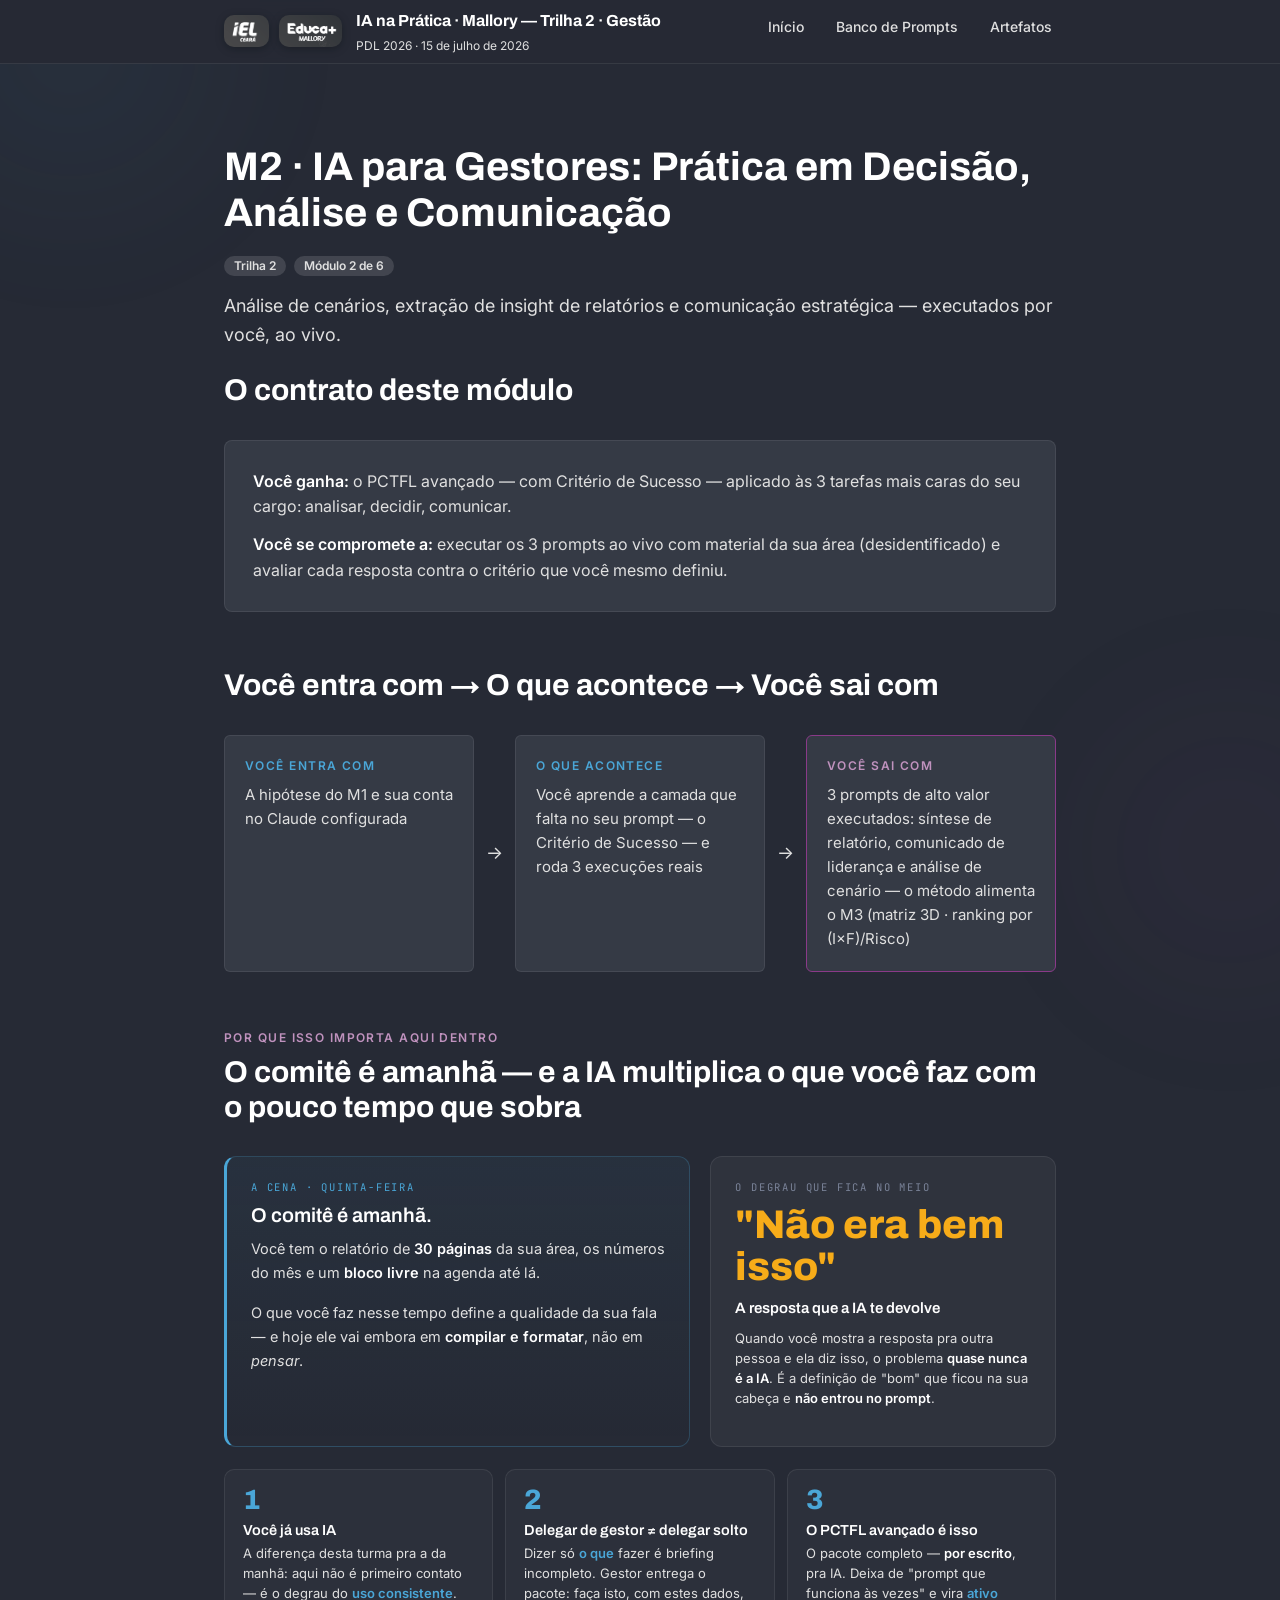
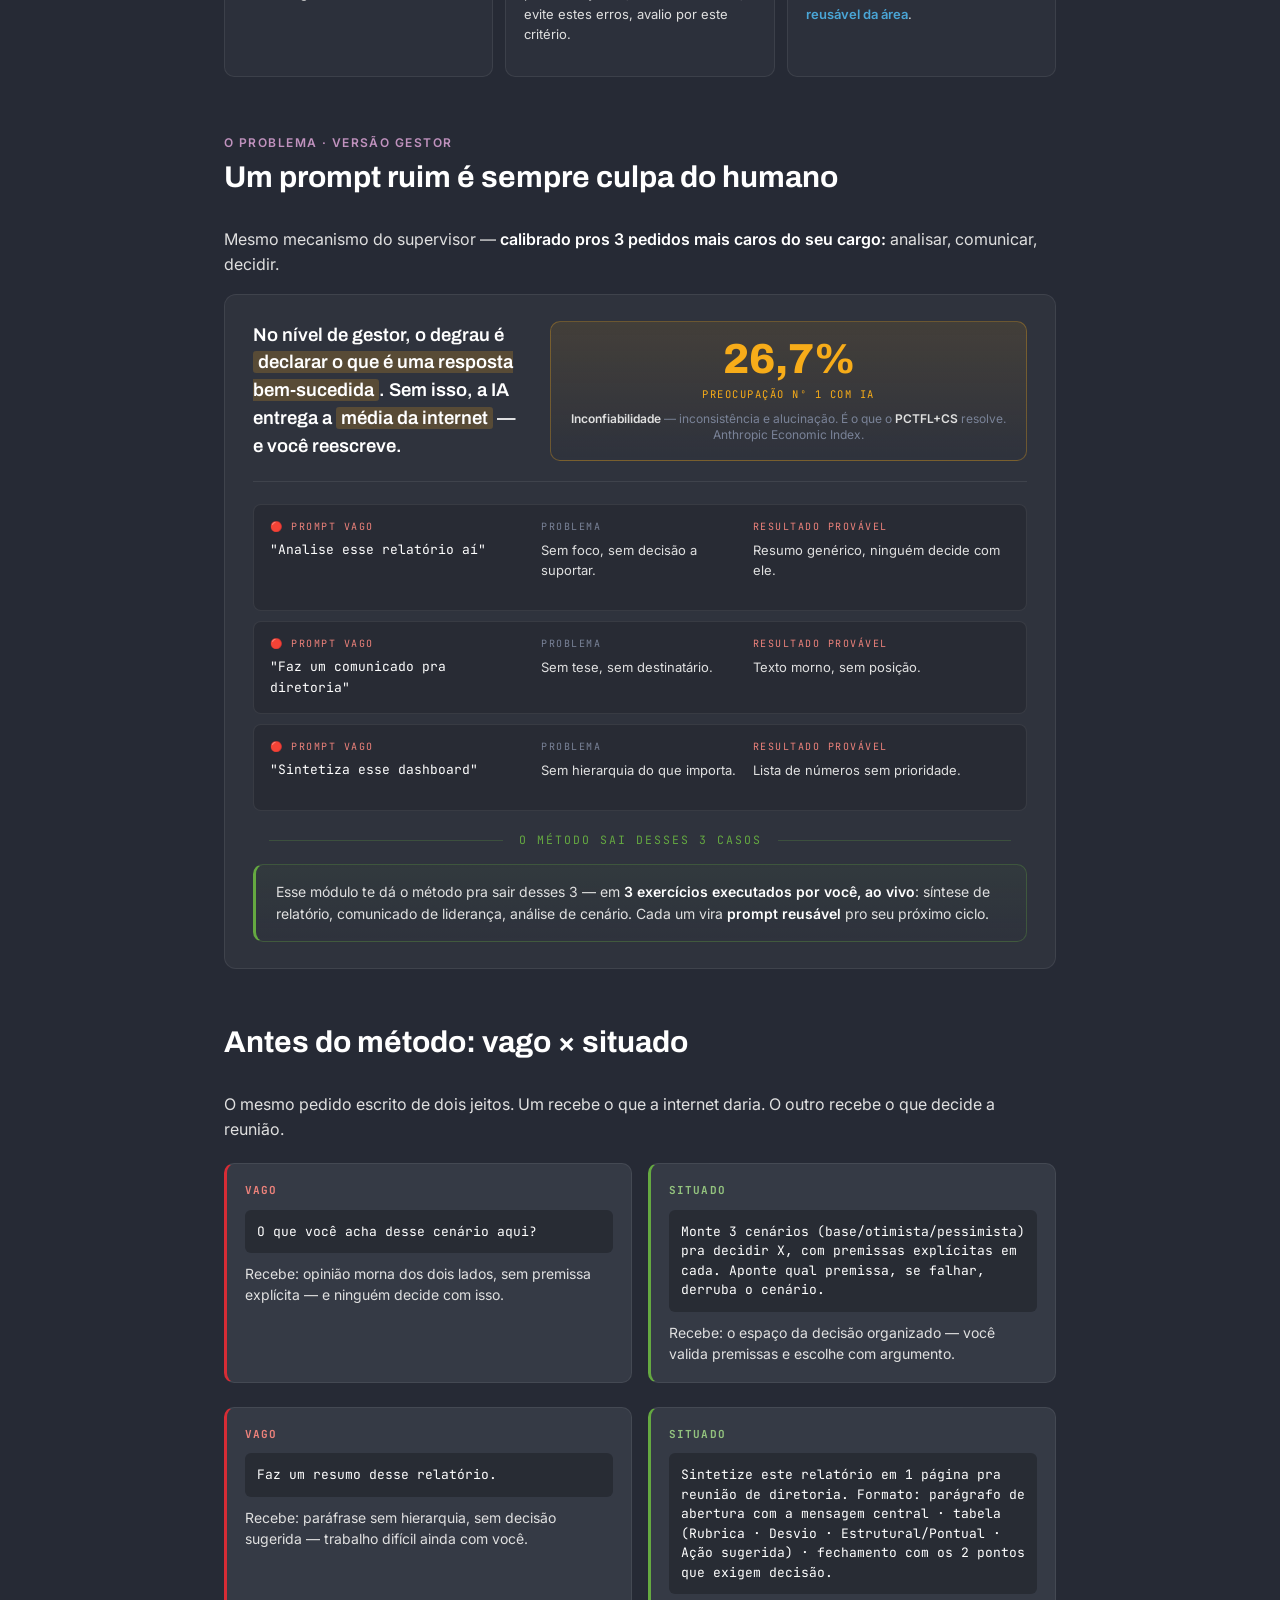
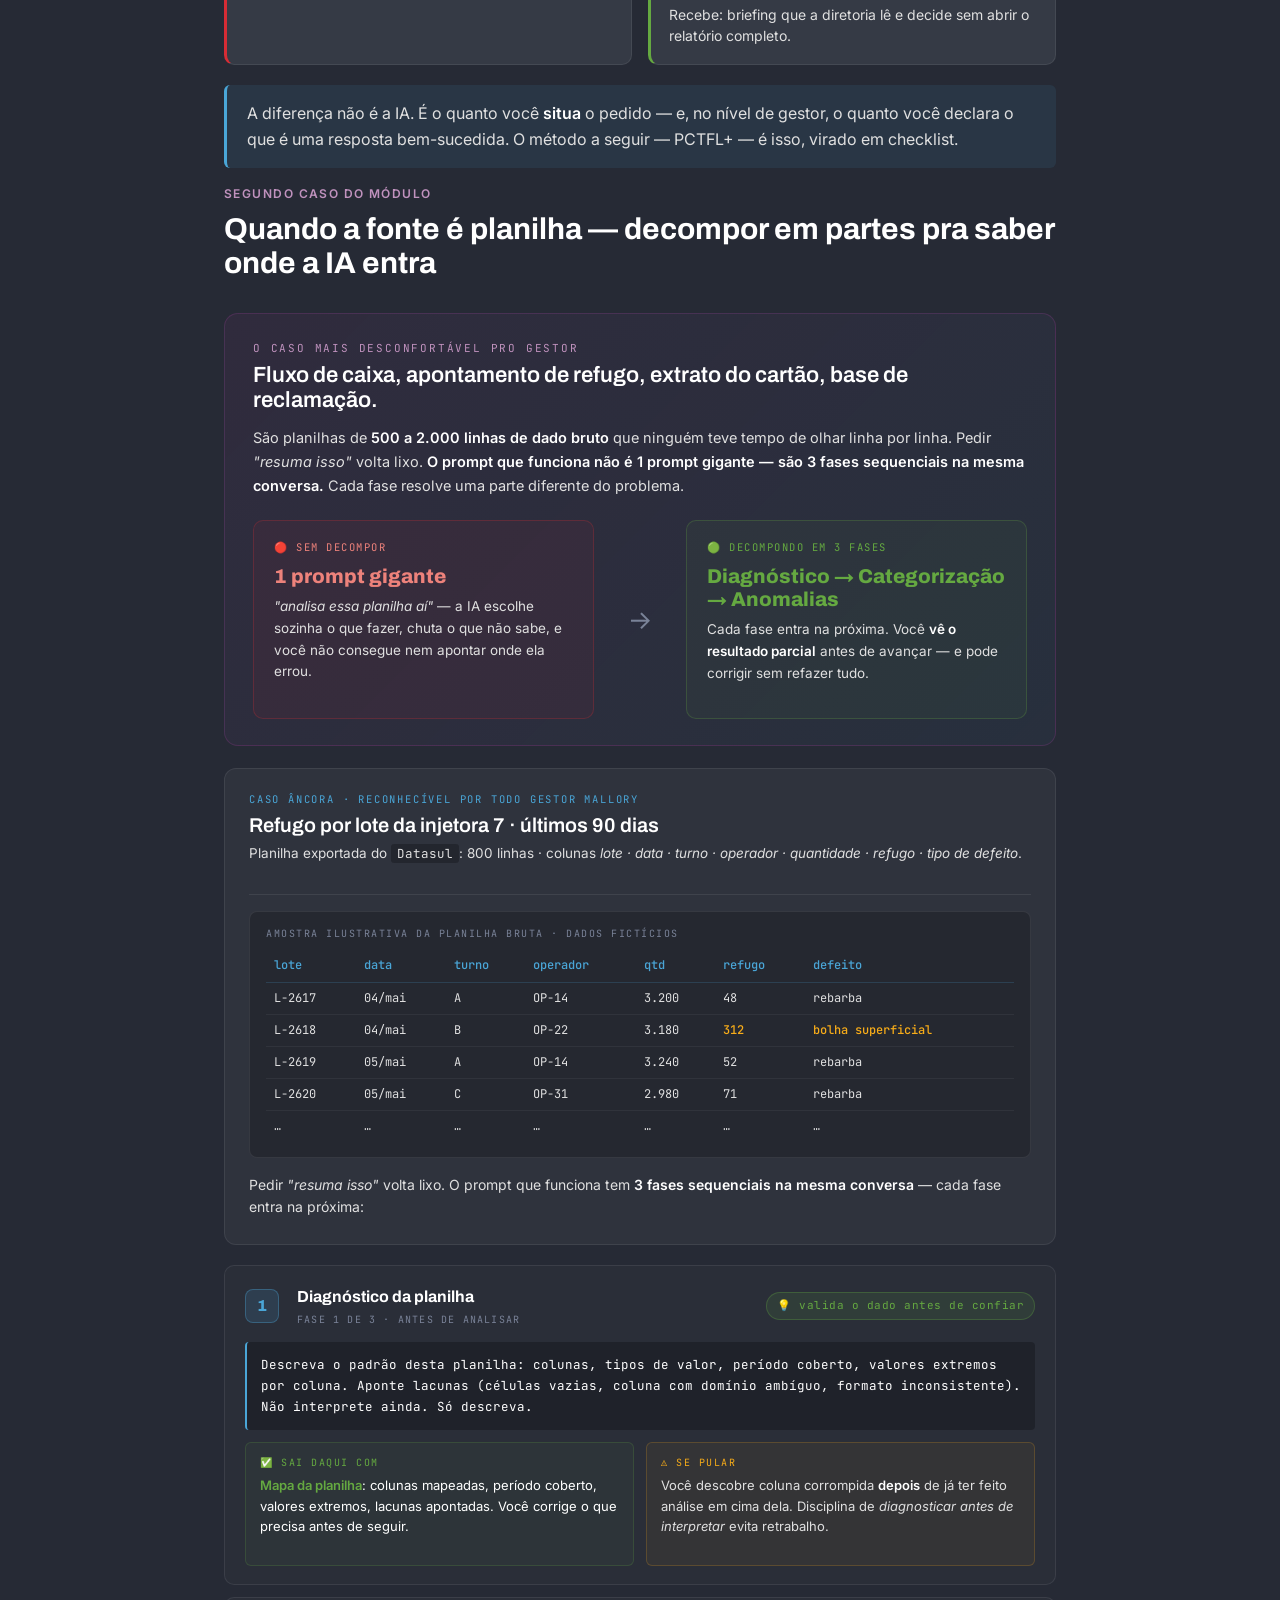
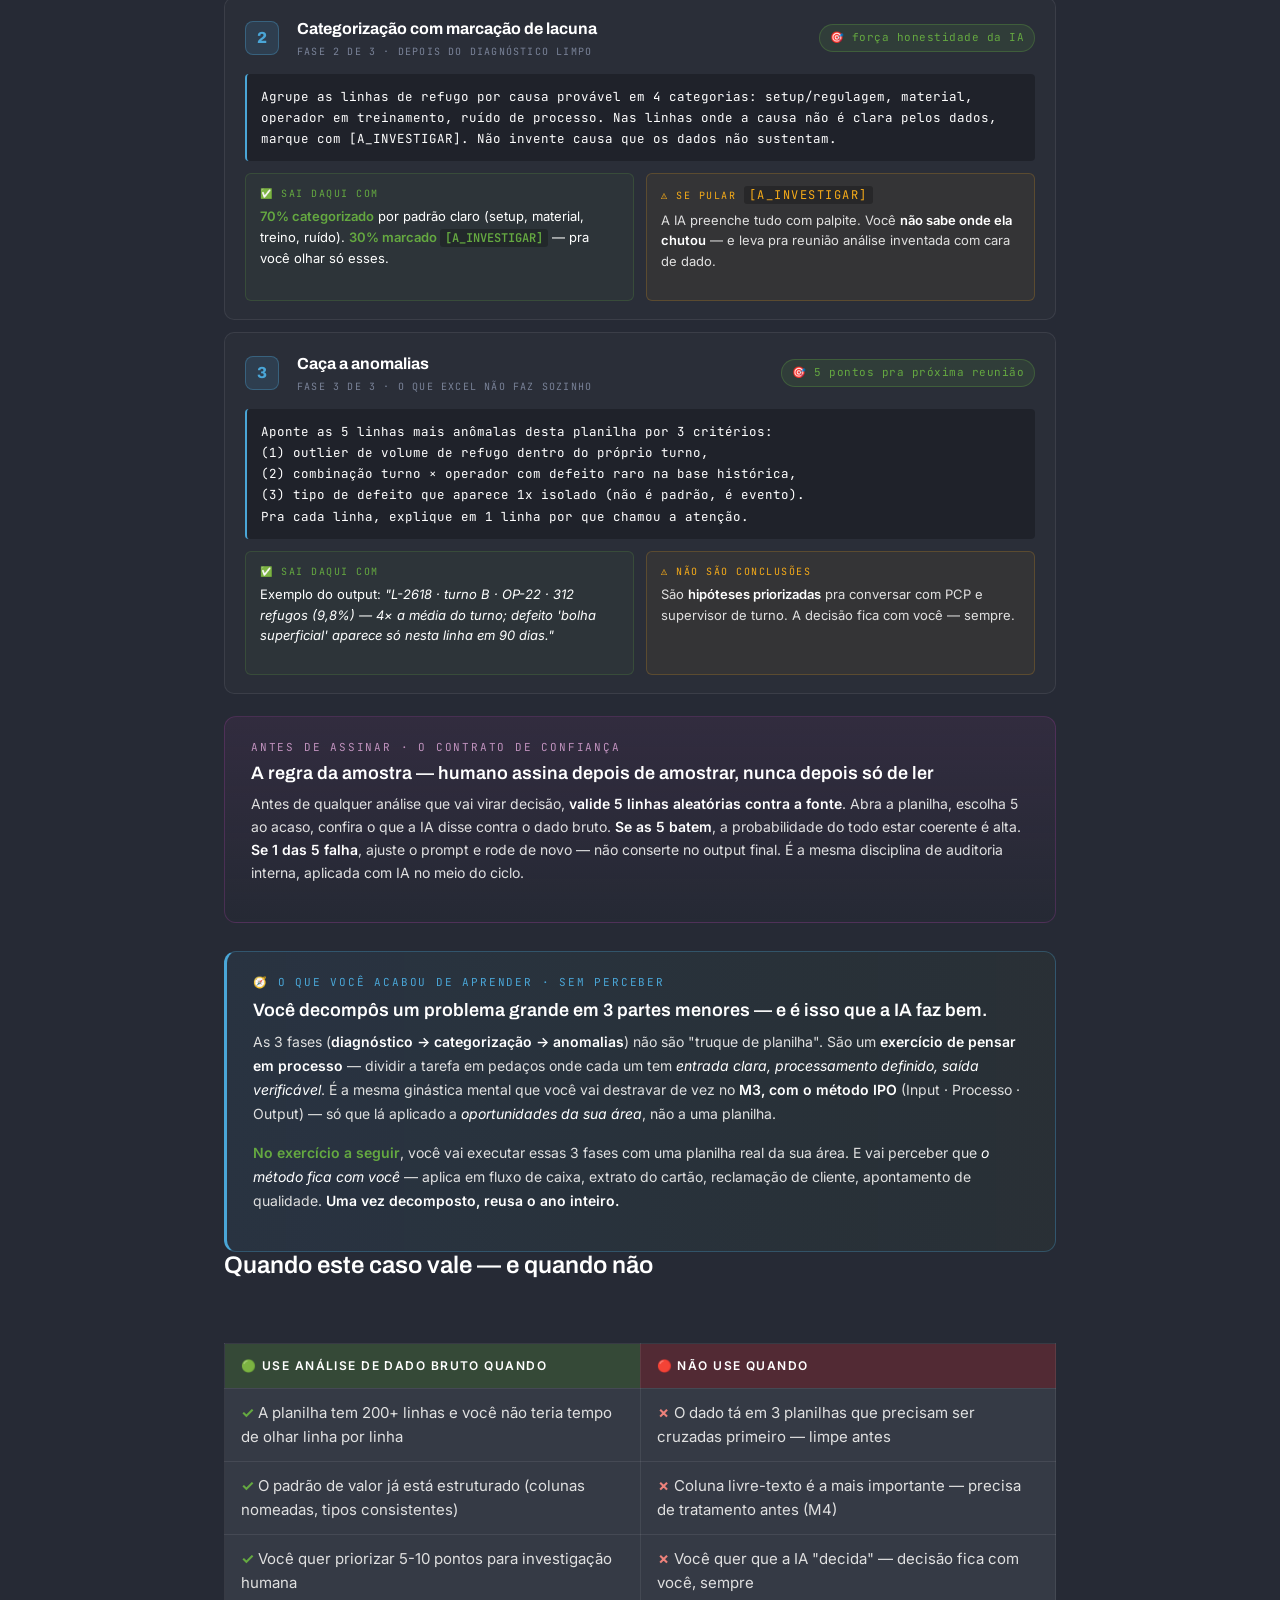
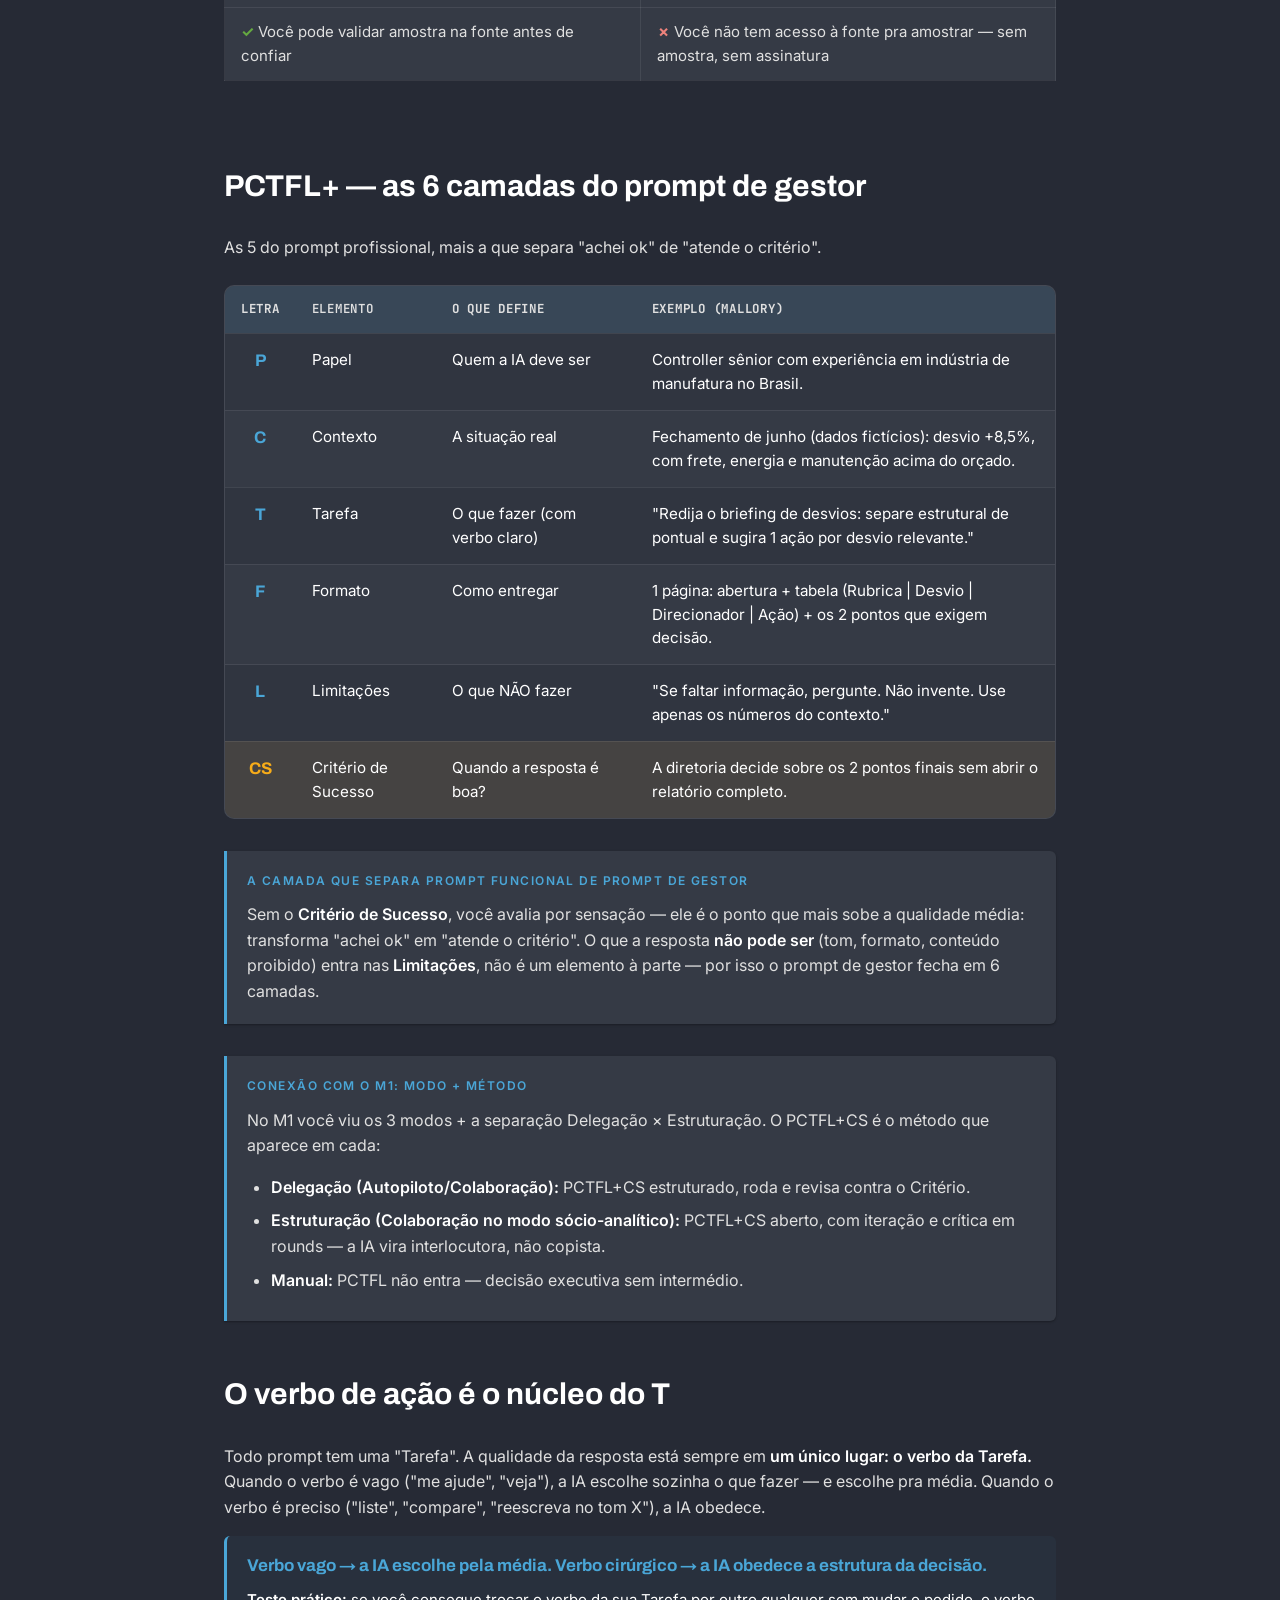
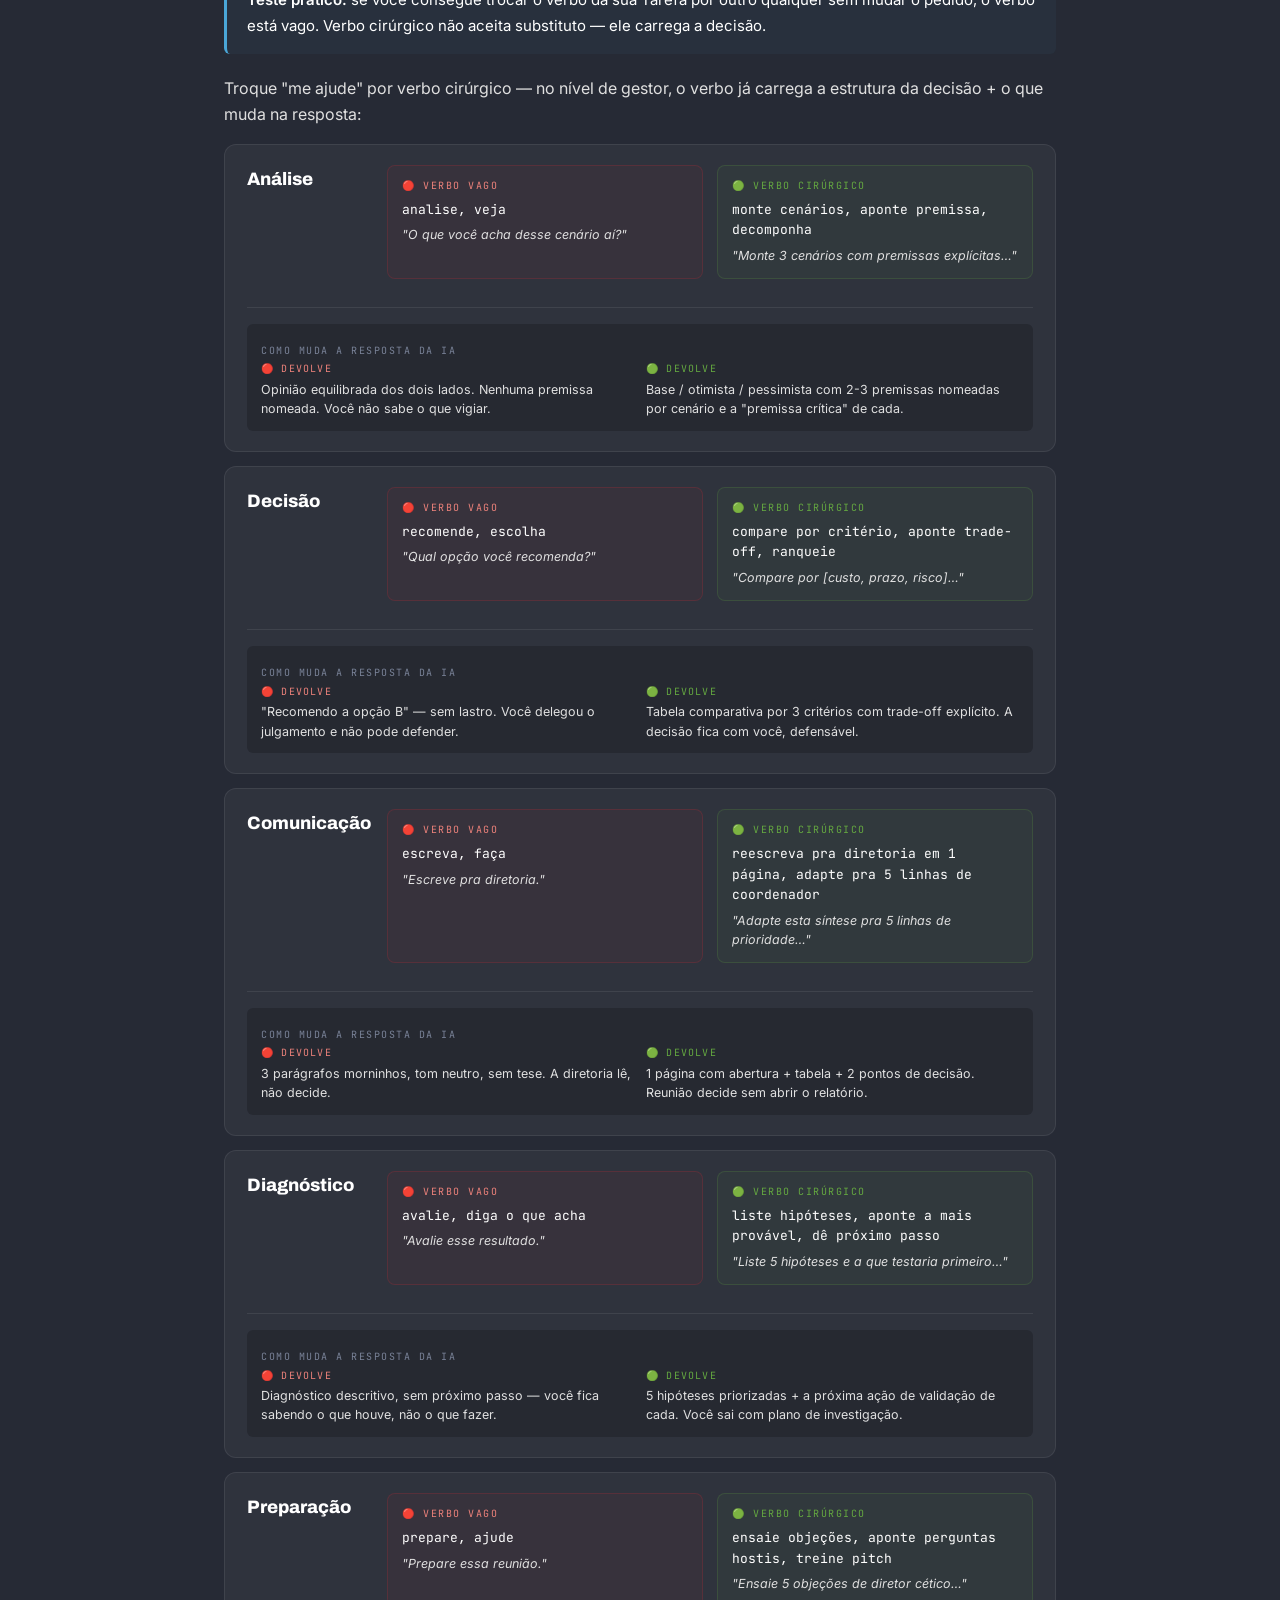
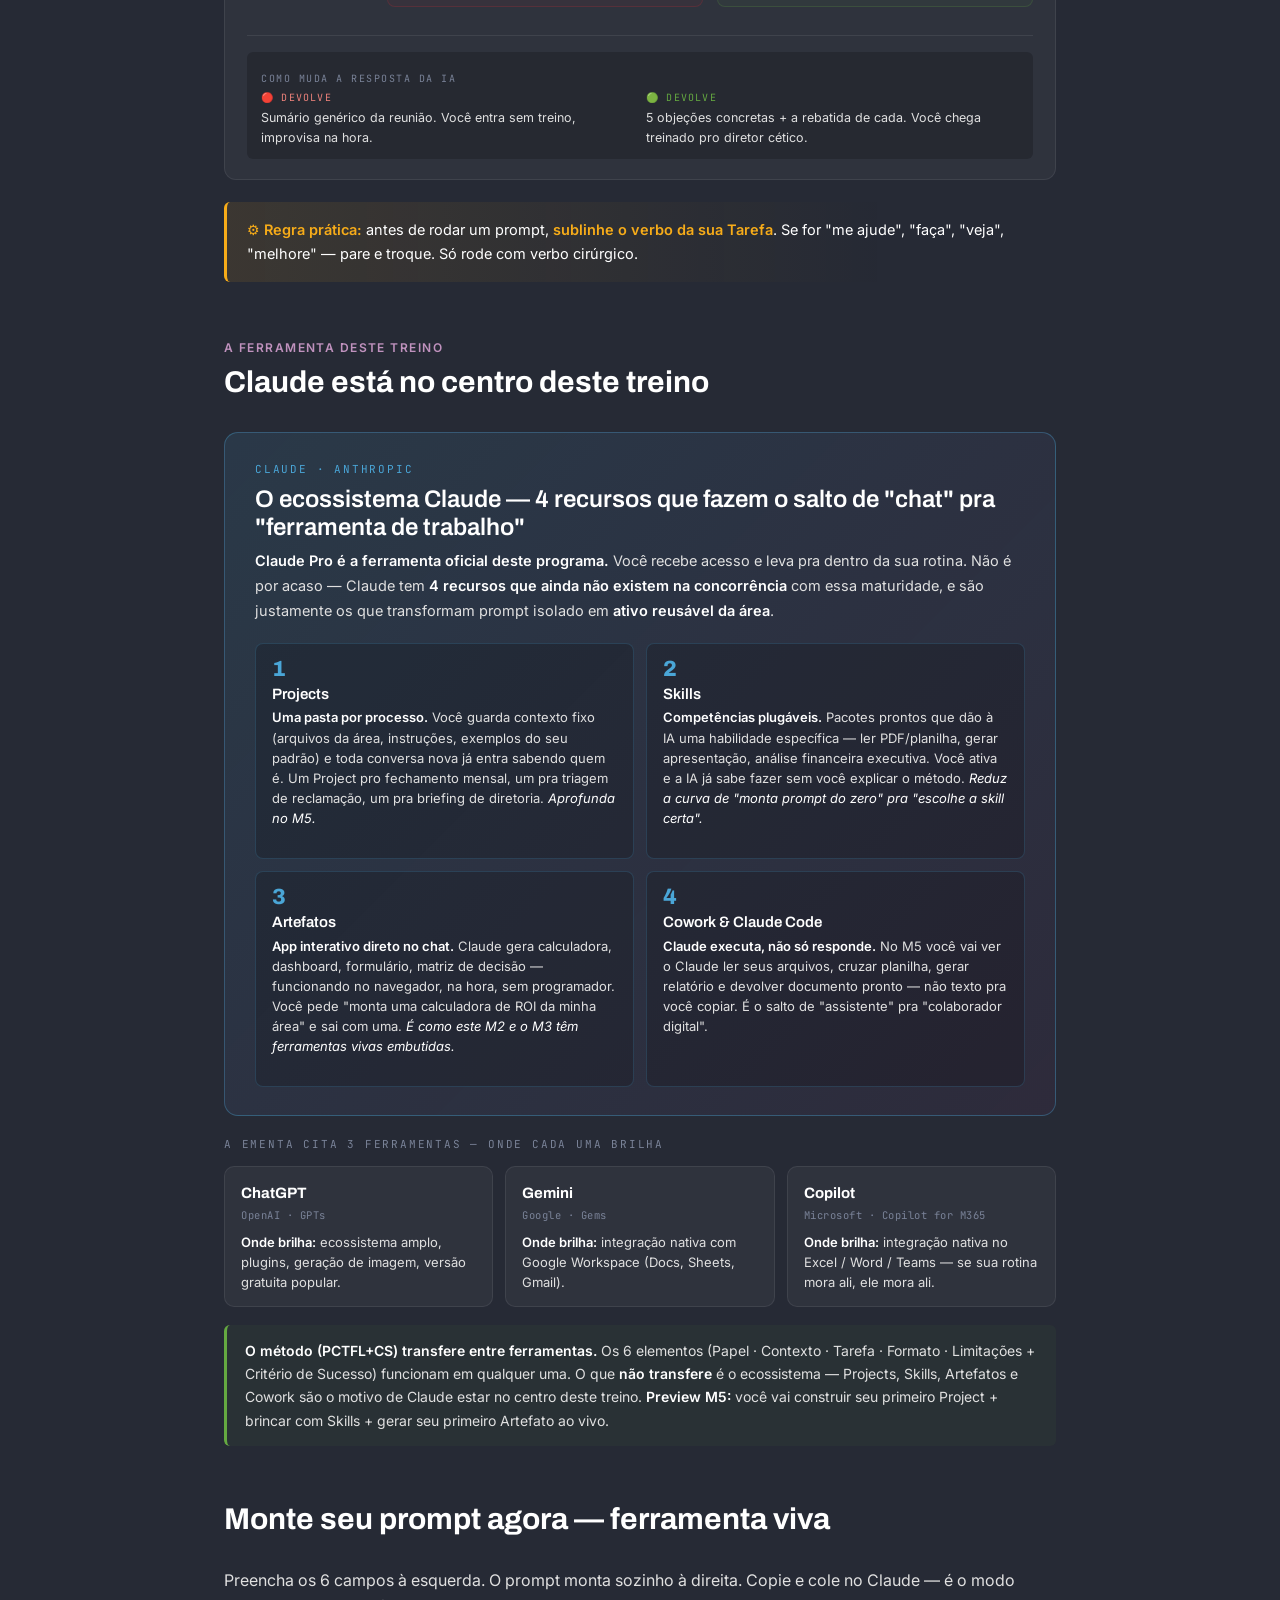
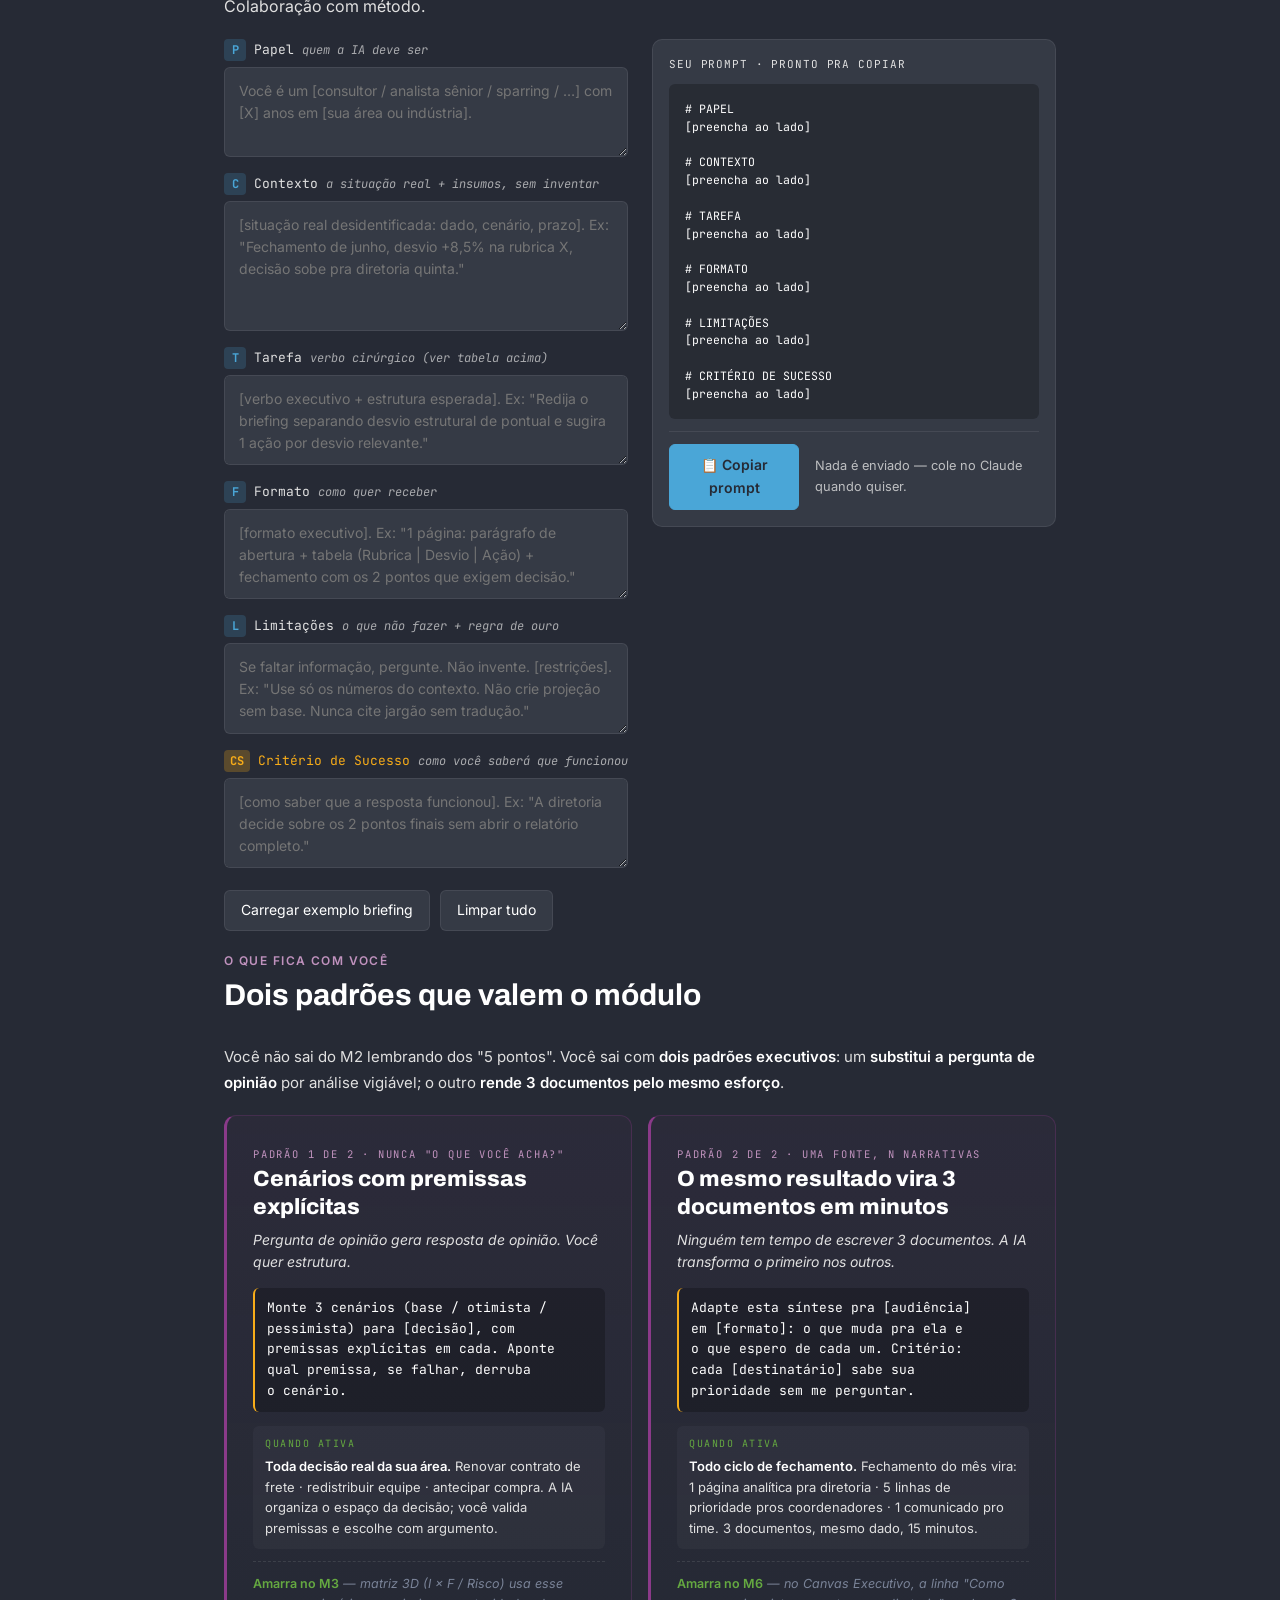
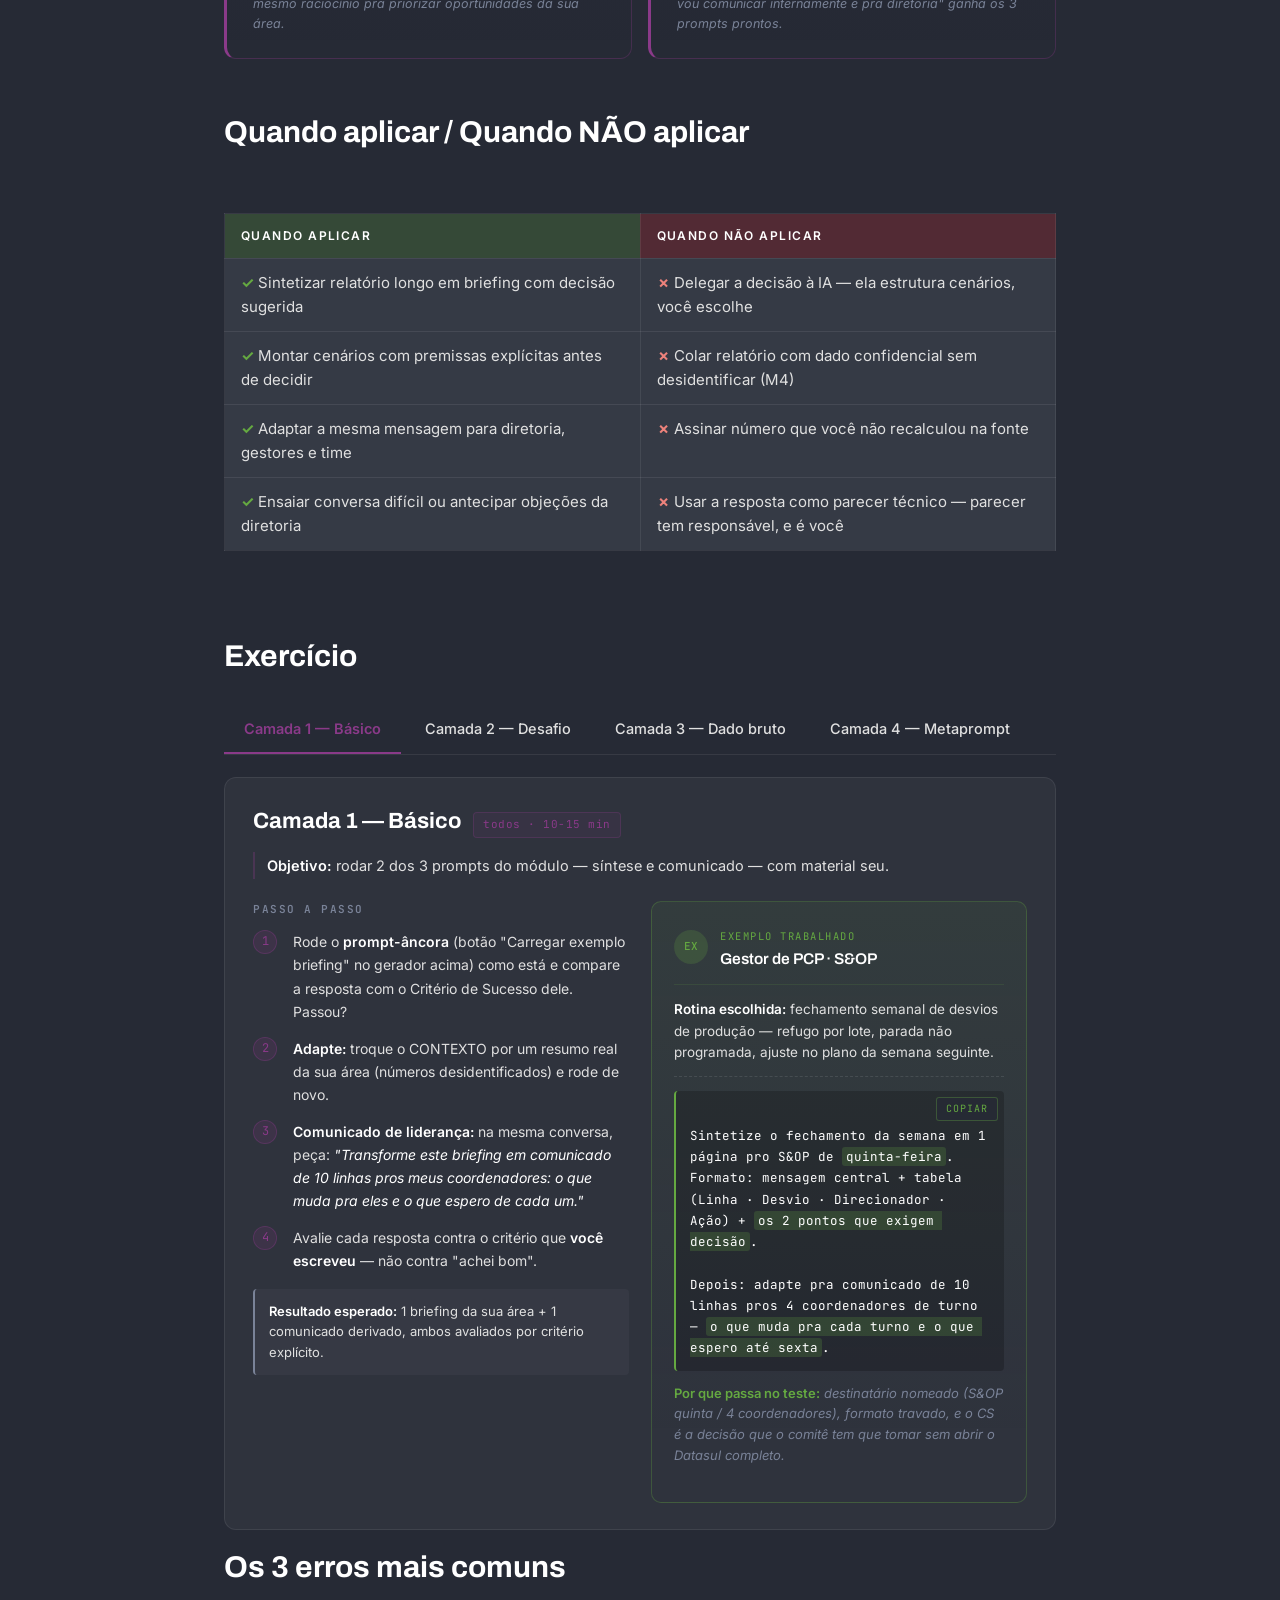
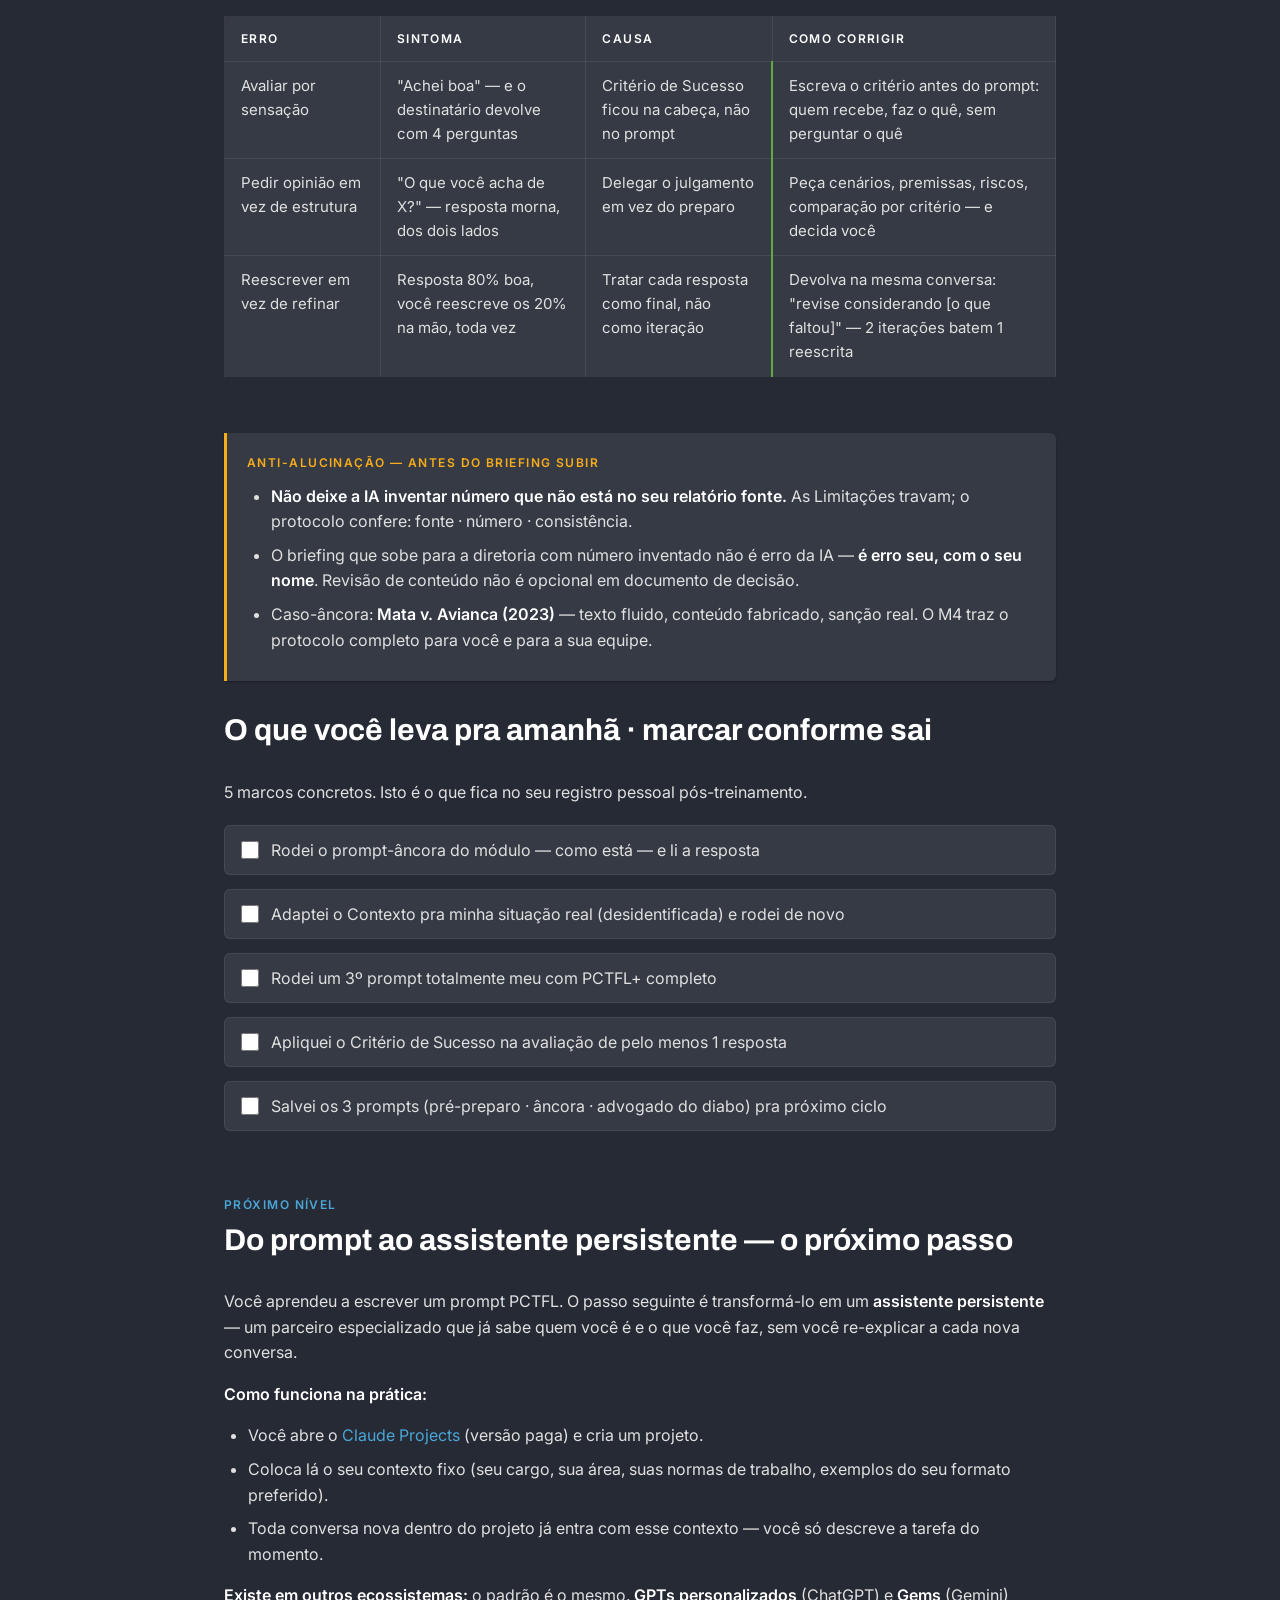
<file: m2/index.html>
<!DOCTYPE html>
<html lang="pt-BR">
<head>
  <meta charset="UTF-8">
  <meta name="viewport" content="width=device-width, initial-scale=1.0">
  <title>M2 · IA para Gestores: Decisão, Análise e Comunicação · Mallory PDL 2026</title>
  <link rel="preconnect" href="https://fonts.googleapis.com">
  <link rel="preconnect" href="https://fonts.gstatic.com" crossorigin>
  <link rel="stylesheet" href="https://fonts.googleapis.com/css2?family=Archivo:wght@600;700&family=Inter:wght@400;500;600&family=JetBrains+Mono:wght@400&display=swap">
  <link rel="stylesheet" href="../assets/style.css">
</head>
<body>

<div class="ambient-blob ambient-blob-blue" aria-hidden="true"></div>
<div class="ambient-blob ambient-blob-purple" aria-hidden="true"></div>

<header class="site-header">
  <div class="container">
    <div class="site-brand">
      <div class="site-logos">
        <img src="../assets/logos/iel-ceara.png" alt="IEL Ceará">
        <img src="../assets/logos/educa-mais-mallory.png" alt="Educa+ Mallory">
      </div>
      <div class="site-brand-text">
        <a href="../">IA na Prática · Mallory — Trilha 2 · Gestão</a>
        <span class="site-meta">PDL 2026 · 15 de julho de 2026</span>
      </div>
    </div>
    <button class="nav-toggle" aria-expanded="false" aria-controls="site-nav">Menu</button>
    <nav class="site-nav" id="site-nav" aria-label="Navegação principal">
      <ul>
        <li><a href="../">Início</a></li>
        <li><a href="../banco-de-prompts/">Banco de Prompts</a></li>
        <li><a href="../artefatos/">Artefatos</a></li>
      </ul>
    </nav>
  </div>
</header>

<main>
  <div class="container">

    <section class="hero">
      <h1>M2 · IA para Gestores: Prática em Decisão, Análise e Comunicação</h1>
      <div class="page-meta">
        <span class="badge">Trilha 2</span>
        <span class="badge">Módulo 2 de 6</span>
      </div>
      <p class="lead">Análise de cenários, extração de insight de relatórios e comunicação estratégica — executados por você, ao vivo.</p>
    </section>

    <section class="section">
      <h2>O contrato deste módulo</h2>
      <div class="contrato">
        <p><strong>Você ganha:</strong> o PCTFL avançado — com Critério de Sucesso — aplicado às 3 tarefas mais caras do seu cargo: analisar, decidir, comunicar.</p>
        <p><strong>Você se compromete a:</strong> executar os 3 prompts ao vivo com material da sua área (desidentificado) e avaliar cada resposta contra o critério que você mesmo definiu.</p>
      </div>
    </section>

    <section class="section">
      <h2>Você entra com → O que acontece → Você sai com</h2>
      <div class="timeline-3-tempos">
        <div class="tempo">
          <span class="tempo-label">Você entra com</span>
          <p>A hipótese do M1 e sua conta no Claude configurada</p>
        </div>
        <div class="tempo-arrow" aria-hidden="true">→</div>
        <div class="tempo">
          <span class="tempo-label">O que acontece</span>
          <p>Você aprende a camada que falta no seu prompt — o Critério de Sucesso — e roda 3 execuções reais</p>
        </div>
        <div class="tempo-arrow" aria-hidden="true">→</div>
        <div class="tempo tempo-saida">
          <span class="tempo-label">Você sai com</span>
          <p>3 prompts de alto valor executados: síntese de relatório, comunicado de liderança e análise de cenário — o método alimenta o M3 (matriz 3D · ranking por (I×F)/Risco)</p>
        </div>
      </div>
    </section>

    <section class="section">
      <span class="eyebrow purple">Por que isso importa aqui dentro</span>
      <h2>O comitê é amanhã — e a IA multiplica o que você faz com o pouco tempo que sobra</h2>

      <div class="contexto-hero">
        <div class="contexto-cena">
          <div class="rotulo">A cena · quinta-feira</div>
          <h3>O comitê é amanhã.</h3>
          <p>Você tem o relatório de <strong>30 páginas</strong> da sua área, os números do mês e um <strong>bloco livre</strong> na agenda até lá.</p>
          <p>O que você faz nesse tempo define a qualidade da sua fala — e hoje ele vai embora em <strong>compilar e formatar</strong>, não em <em>pensar</em>.</p>
        </div>
        <div class="contexto-stat">
          <div class="kicker">O degrau que fica no meio</div>
          <div class="grande">"Não era bem isso"</div>
          <div class="label">A resposta que a IA te devolve</div>
          <p>Quando você mostra a resposta pra outra pessoa e ela diz isso, o problema <strong>quase nunca é a IA</strong>. É a definição de "bom" que ficou na sua cabeça e <strong>não entrou no prompt</strong>.</p>
        </div>
      </div>

      <div class="contexto-chave">
        <div class="chave-card">
          <div class="num">1</div>
          <h4>Você já usa IA</h4>
          <p>A diferença desta turma pra a da manhã: aqui não é primeiro contato — é o degrau do <em>uso consistente</em>.</p>
        </div>
        <div class="chave-card">
          <div class="num">2</div>
          <h4>Delegar de gestor ≠ delegar solto</h4>
          <p>Dizer só <em>o que</em> fazer é briefing incompleto. Gestor entrega o pacote: faça isto, com estes dados, evite estes erros, avalio por este critério.</p>
        </div>
        <div class="chave-card">
          <div class="num">3</div>
          <h4>O PCTFL avançado é isso</h4>
          <p>O pacote completo — <strong>por escrito</strong>, pra IA. Deixa de "prompt que funciona às vezes" e vira <em>ativo reusável da área</em>.</p>
        </div>
      </div>
    </section>

    <section class="section">
      <span class="eyebrow purple">O problema · versão gestor</span>
      <h2>Um prompt ruim é sempre culpa do humano</h2>
      <p class="secao-lead">Mesmo mecanismo do supervisor — <strong>calibrado pros 3 pedidos mais caros do seu cargo:</strong> analisar, comunicar, decidir.</p>

      <div class="pruim-wrap">
        <div class="pruim-top">
          <div class="pruim-frase">
            No nível de gestor, o degrau é <mark>declarar o que é uma resposta bem-sucedida</mark>. Sem isso, a IA entrega a <mark>média da internet</mark> — e você reescreve.
          </div>
          <div class="pruim-stat">
            <div class="grande">26,7%</div>
            <div class="label">preocupação nº 1 com IA</div>
            <div class="fonte"><strong>Inconfiabilidade</strong> — inconsistência e alucinação. É o que o <strong>PCTFL+CS</strong> resolve.<br>Anthropic Economic Index.</div>
          </div>
        </div>

        <div class="pruim-tabela">
          <div class="pruim-linha">
            <div class="pruim-cel vago"><span class="lbl">🔴 Prompt vago</span><div class="quote">"Analise esse relatório aí"</div></div>
            <div class="pruim-cel prob"><span class="lbl">Problema</span><p>Sem foco, sem decisão a suportar.</p></div>
            <div class="pruim-cel result"><span class="lbl">Resultado provável</span><p>Resumo genérico, ninguém decide com ele.</p></div>
          </div>
          <div class="pruim-linha">
            <div class="pruim-cel vago"><span class="lbl">🔴 Prompt vago</span><div class="quote">"Faz um comunicado pra diretoria"</div></div>
            <div class="pruim-cel prob"><span class="lbl">Problema</span><p>Sem tese, sem destinatário.</p></div>
            <div class="pruim-cel result"><span class="lbl">Resultado provável</span><p>Texto morno, sem posição.</p></div>
          </div>
          <div class="pruim-linha">
            <div class="pruim-cel vago"><span class="lbl">🔴 Prompt vago</span><div class="quote">"Sintetiza esse dashboard"</div></div>
            <div class="pruim-cel prob"><span class="lbl">Problema</span><p>Sem hierarquia do que importa.</p></div>
            <div class="pruim-cel result"><span class="lbl">Resultado provável</span><p>Lista de números sem prioridade.</p></div>
          </div>
        </div>

        <div class="pruim-arrow">O método sai desses 3 casos</div>

        <div class="pruim-saida">
          Esse módulo te dá o método pra sair desses 3 — em <strong>3 exercícios executados por você, ao vivo</strong>: síntese de relatório, comunicado de liderança, análise de cenário. Cada um vira <strong>prompt reusável</strong> pro seu próximo ciclo.
        </div>
      </div>
    </section>

    <section class="section compare-section">
      <h2>Antes do método: vago × situado</h2>
      <p class="secao-lead">O mesmo pedido escrito de dois jeitos. Um recebe o que a internet daria. O outro recebe o que decide a reunião.</p>

      <div class="compare-grid" role="group" aria-label="Comparação prompt vago vs prompt situado">
        <div class="compare-par">
          <div class="compare-col compare-vago" data-tipo="vago">
            <span class="compare-label">Vago</span>
            <pre class="compare-prompt">O que você acha desse cenário aqui?</pre>
            <p class="compare-consequencia">Recebe: opinião morna dos dois lados, sem premissa explícita — e ninguém decide com isso.</p>
          </div>
          <div class="compare-col compare-situado" data-tipo="situado">
            <span class="compare-label">Situado</span>
            <pre class="compare-prompt">Monte 3 cenários (base/otimista/pessimista) pra decidir X, com premissas explícitas em cada. Aponte qual premissa, se falhar, derruba o cenário.</pre>
            <p class="compare-consequencia">Recebe: o espaço da decisão organizado — você valida premissas e escolhe com argumento.</p>
          </div>
        </div>

        <div class="compare-par">
          <div class="compare-col compare-vago" data-tipo="vago">
            <span class="compare-label">Vago</span>
            <pre class="compare-prompt">Faz um resumo desse relatório.</pre>
            <p class="compare-consequencia">Recebe: paráfrase sem hierarquia, sem decisão sugerida — trabalho difícil ainda com você.</p>
          </div>
          <div class="compare-col compare-situado" data-tipo="situado">
            <span class="compare-label">Situado</span>
            <pre class="compare-prompt">Sintetize este relatório em 1 página pra reunião de diretoria. Formato: parágrafo de abertura com a mensagem central · tabela (Rubrica · Desvio · Estrutural/Pontual · Ação sugerida) · fechamento com os 2 pontos que exigem decisão.</pre>
            <p class="compare-consequencia">Recebe: briefing que a diretoria lê e decide sem abrir o relatório completo.</p>
          </div>
        </div>
      </div>

      <p class="compare-fecho">A diferença não é a IA. É o quanto você <strong>situa</strong> o pedido — e, no nível de gestor, o quanto você declara o que é uma resposta bem-sucedida. O método a seguir — PCTFL+ — é isso, virado em checklist.</p>
    </section>

    <section class="section">
      <span class="eyebrow purple">Segundo caso do módulo</span>
      <h2>Quando a fonte é planilha — decompor em partes pra saber onde a IA entra</h2>

      <div class="plan-hero">
        <div class="kicker">O caso mais desconfortável pro gestor</div>
        <h3>Fluxo de caixa, apontamento de refugo, extrato do cartão, base de reclamação.</h3>
        <p>São planilhas de <strong>500 a 2.000 linhas de dado bruto</strong> que ninguém teve tempo de olhar linha por linha. Pedir <em>"resuma isso"</em> volta lixo. <strong>O prompt que funciona não é 1 prompt gigante — são 3 fases sequenciais na mesma conversa.</strong> Cada fase resolve uma parte diferente do problema.</p>

        <div class="plan-antes-depois">
          <div class="plan-antes">
            <div class="lbl">🔴 Sem decompor</div>
            <div class="tempo" style="font-size: 20px;">1 prompt gigante</div>
            <p><em>"analisa essa planilha aí"</em> — a IA escolhe sozinha o que fazer, chuta o que não sabe, e você não consegue nem apontar onde ela errou.</p>
          </div>
          <div class="plan-arrow">→</div>
          <div class="plan-depois">
            <div class="lbl">🟢 Decompondo em 3 fases</div>
            <div class="tempo" style="font-size: 20px;">Diagnóstico → Categorização → Anomalias</div>
            <p>Cada fase entra na próxima. Você <strong>vê o resultado parcial</strong> antes de avançar — e pode corrigir sem refazer tudo.</p>
          </div>
        </div>
      </div>

      <div class="plan-caso">
        <div class="plan-caso-hdr">
          <div class="kicker">Caso âncora · reconhecível por todo gestor Mallory</div>
          <h3>Refugo por lote da injetora 7 · últimos 90 dias</h3>
          <p>Planilha exportada do <code>Datasul</code>: 800 linhas · colunas <em>lote · data · turno · operador · quantidade · refugo · tipo de defeito</em>.</p>
        </div>

        <div class="plan-planilha">
          <div class="lbl">amostra ilustrativa da planilha bruta · dados fictícios</div>
          <table>
            <thead>
              <tr><th>lote</th><th>data</th><th>turno</th><th>operador</th><th>qtd</th><th>refugo</th><th>defeito</th></tr>
            </thead>
            <tbody>
              <tr><td>L-2617</td><td>04/mai</td><td>A</td><td>OP-14</td><td>3.200</td><td>48</td><td>rebarba</td></tr>
              <tr><td>L-2618</td><td>04/mai</td><td>B</td><td>OP-22</td><td>3.180</td><td class="destaque">312</td><td class="destaque">bolha superficial</td></tr>
              <tr><td>L-2619</td><td>05/mai</td><td>A</td><td>OP-14</td><td>3.240</td><td>52</td><td>rebarba</td></tr>
              <tr><td>L-2620</td><td>05/mai</td><td>C</td><td>OP-31</td><td>2.980</td><td>71</td><td>rebarba</td></tr>
              <tr><td>…</td><td>…</td><td>…</td><td>…</td><td>…</td><td>…</td><td>…</td></tr>
            </tbody>
          </table>
        </div>

        <p class="plan-caso-intro">Pedir <em>"resuma isso"</em> volta lixo. O prompt que funciona tem <strong>3 fases sequenciais na mesma conversa</strong> — cada fase entra na próxima:</p>
      </div>

      <div class="plan-fase">
        <div class="plan-fase-hdr">
          <div class="plan-fase-num">1</div>
          <div><div class="plan-fase-tit">Diagnóstico da planilha<small>Fase 1 de 3 · antes de analisar</small></div></div>
          <span class="plan-fase-ganho">💡 valida o dado antes de confiar</span>
        </div>
        <div class="plan-fase-prompt">Descreva o padrão desta planilha: colunas, tipos de valor, período coberto, valores extremos por coluna. Aponte lacunas (células vazias, coluna com domínio ambíguo, formato inconsistente). Não interprete ainda. Só descreva.</div>
        <div class="plan-fase-split">
          <div class="plan-fase-box saida"><span class="lbl">✅ Sai daqui com</span><p><strong>Mapa da planilha</strong>: colunas mapeadas, período coberto, valores extremos, lacunas apontadas. Você corrige o que precisa antes de seguir.</p></div>
          <div class="plan-fase-box risco"><span class="lbl">⚠ Se pular</span><p>Você descobre coluna corrompida <strong>depois</strong> de já ter feito análise em cima dela. Disciplina de <em>diagnosticar antes de interpretar</em> evita retrabalho.</p></div>
        </div>
      </div>

      <div class="plan-fase">
        <div class="plan-fase-hdr">
          <div class="plan-fase-num">2</div>
          <div><div class="plan-fase-tit">Categorização com marcação de lacuna<small>Fase 2 de 3 · depois do diagnóstico limpo</small></div></div>
          <span class="plan-fase-ganho">🎯 força honestidade da IA</span>
        </div>
        <div class="plan-fase-prompt">Agrupe as linhas de refugo por causa provável em 4 categorias: setup/regulagem, material, operador em treinamento, ruído de processo. Nas linhas onde a causa não é clara pelos dados, marque com [A_INVESTIGAR]. Não invente causa que os dados não sustentam.</div>
        <div class="plan-fase-split">
          <div class="plan-fase-box saida"><span class="lbl">✅ Sai daqui com</span><p><strong>70% categorizado</strong> por padrão claro (setup, material, treino, ruído). <strong>30% marcado <code>[A_INVESTIGAR]</code></strong> — pra você olhar só esses.</p></div>
          <div class="plan-fase-box risco"><span class="lbl">⚠ Se pular <code>[A_INVESTIGAR]</code></span><p>A IA preenche tudo com palpite. Você <strong>não sabe onde ela chutou</strong> — e leva pra reunião análise inventada com cara de dado.</p></div>
        </div>
      </div>

      <div class="plan-fase">
        <div class="plan-fase-hdr">
          <div class="plan-fase-num">3</div>
          <div><div class="plan-fase-tit">Caça a anomalias<small>Fase 3 de 3 · o que Excel não faz sozinho</small></div></div>
          <span class="plan-fase-ganho">🎯 5 pontos pra próxima reunião</span>
        </div>
        <div class="plan-fase-prompt">Aponte as 5 linhas mais anômalas desta planilha por 3 critérios:
(1) outlier de volume de refugo dentro do próprio turno,
(2) combinação turno × operador com defeito raro na base histórica,
(3) tipo de defeito que aparece 1x isolado (não é padrão, é evento).
Pra cada linha, explique em 1 linha por que chamou a atenção.</div>
        <div class="plan-fase-split">
          <div class="plan-fase-box saida"><span class="lbl">✅ Sai daqui com</span><p>Exemplo do output: <em>"L-2618 · turno B · OP-22 · 312 refugos (9,8%) — 4× a média do turno; defeito 'bolha superficial' aparece só nesta linha em 90 dias."</em></p></div>
          <div class="plan-fase-box risco"><span class="lbl">⚠ Não são conclusões</span><p>São <strong>hipóteses priorizadas</strong> pra conversar com PCP e supervisor de turno. A decisão fica com você — sempre.</p></div>
        </div>
      </div>

      <div class="plan-callout-final">
        <div class="kicker">Antes de assinar · o contrato de confiança</div>
        <h4>A regra da amostra — humano assina depois de amostrar, nunca depois só de ler</h4>
        <p>Antes de qualquer análise que vai virar decisão, <strong>valide 5 linhas aleatórias contra a fonte</strong>. Abra a planilha, escolha 5 ao acaso, confira o que a IA disse contra o dado bruto. <strong>Se as 5 batem</strong>, a probabilidade do todo estar coerente é alta. <strong>Se 1 das 5 falha</strong>, ajuste o prompt e rode de novo — não conserte no output final. É a mesma disciplina de auditoria interna, aplicada com IA no meio do ciclo.</p>
      </div>

      <div class="plan-teaser">
        <div class="plan-teaser-kicker">🧭 O que você acabou de aprender · sem perceber</div>
        <h4>Você decompôs um problema grande em 3 partes menores — e é isso que a IA faz bem.</h4>
        <p>As 3 fases (<strong>diagnóstico → categorização → anomalias</strong>) não são "truque de planilha". São um <strong>exercício de pensar em processo</strong> — dividir a tarefa em pedaços onde cada um tem <em>entrada clara, processamento definido, saída verificável</em>. É a mesma ginástica mental que você vai destravar de vez no <strong>M3, com o método IPO</strong> (Input · Processo · Output) — só que lá aplicado a <em>oportunidades da sua área</em>, não a uma planilha.</p>
        <p><strong class="verde">No exercício a seguir</strong>, você vai executar essas 3 fases com uma planilha real da sua área. E vai perceber que <em>o método fica com você</em> — aplica em fluxo de caixa, extrato do cartão, reclamação de cliente, apontamento de qualidade. <strong>Uma vez decomposto, reusa o ano inteiro.</strong></p>
      </div>

      <h3>Quando este caso vale — e quando não</h3>
      <div class="table-wrap">
        <table class="table-aplicar">
          <thead>
            <tr>
              <th>🟢 Use análise de dado bruto quando</th>
              <th>🔴 Não use quando</th>
            </tr>
          </thead>
          <tbody>
            <tr>
              <td>A planilha tem 200+ linhas e você não teria tempo de olhar linha por linha</td>
              <td>O dado tá em 3 planilhas que precisam ser cruzadas primeiro — limpe antes</td>
            </tr>
            <tr>
              <td>O padrão de valor já está estruturado (colunas nomeadas, tipos consistentes)</td>
              <td>Coluna livre-texto é a mais importante — precisa de tratamento antes (M4)</td>
            </tr>
            <tr>
              <td>Você quer priorizar 5-10 pontos para investigação humana</td>
              <td>Você quer que a IA "decida" — decisão fica com você, sempre</td>
            </tr>
            <tr>
              <td>Você pode validar amostra na fonte antes de confiar</td>
              <td>Você não tem acesso à fonte pra amostrar — sem amostra, sem assinatura</td>
            </tr>
          </tbody>
        </table>
      </div>
    </section>

    <section class="section">
      <h2>PCTFL+ — as 6 camadas do prompt de gestor</h2>
      <p class="secao-lead">As 5 do prompt profissional, mais a que separa "achei ok" de "atende o critério".</p>
      <div class="pctfl-tabela-wrap">
        <table class="pctfl-tabela">
          <thead>
            <tr>
              <th class="col-letra">Letra</th>
              <th class="col-elemento">Elemento</th>
              <th class="col-define">O que define</th>
              <th class="col-exemplo">Exemplo (Mallory)</th>
            </tr>
          </thead>
          <tbody>
            <tr>
              <td class="letra letra-p">P</td>
              <td>Papel</td>
              <td>Quem a IA deve ser</td>
              <td>Controller sênior com experiência em indústria de manufatura no Brasil.</td>
            </tr>
            <tr>
              <td class="letra letra-c">C</td>
              <td>Contexto</td>
              <td>A situação real</td>
              <td>Fechamento de junho (dados fictícios): desvio +8,5%, com frete, energia e manutenção acima do orçado.</td>
            </tr>
            <tr>
              <td class="letra letra-t">T</td>
              <td>Tarefa</td>
              <td>O que fazer (com verbo claro)</td>
              <td>"Redija o briefing de desvios: separe estrutural de pontual e sugira 1 ação por desvio relevante."</td>
            </tr>
            <tr>
              <td class="letra letra-f">F</td>
              <td>Formato</td>
              <td>Como entregar</td>
              <td>1 página: abertura + tabela (Rubrica | Desvio | Direcionador | Ação) + os 2 pontos que exigem decisão.</td>
            </tr>
            <tr>
              <td class="letra letra-l">L</td>
              <td>Limitações</td>
              <td>O que NÃO fazer</td>
              <td>"Se faltar informação, pergunte. Não invente. Use apenas os números do contexto."</td>
            </tr>
            <tr class="row-plus">
              <td class="letra letra-cs">CS</td>
              <td>Critério de Sucesso</td>
              <td>Quando a resposta é boa?</td>
              <td>A diretoria decide sobre os 2 pontos finais sem abrir o relatório completo.</td>
            </tr>
          </tbody>
        </table>
      </div>
      <div class="callout callout-info">
        <p class="callout-title">A camada que separa prompt funcional de prompt de gestor</p>
        <p>Sem o <strong>Critério de Sucesso</strong>, você avalia por sensação — ele é o ponto que mais sobe a qualidade média: transforma "achei ok" em "atende o critério". O que a resposta <strong>não pode ser</strong> (tom, formato, conteúdo proibido) entra nas <strong>Limitações</strong>, não é um elemento à parte — por isso o prompt de gestor fecha em 6 camadas.</p>
      </div>
      <div class="callout callout-info">
        <p class="callout-title">Conexão com o M1: modo + método</p>
        <p>No M1 você viu os 3 modos + a separação Delegação × Estruturação. O PCTFL+CS é o método que aparece em cada:</p>
        <ul>
          <li><strong>Delegação (Autopiloto/Colaboração):</strong> PCTFL+CS estruturado, roda e revisa contra o Critério.</li>
          <li><strong>Estruturação (Colaboração no modo sócio-analítico):</strong> PCTFL+CS aberto, com iteração e crítica em rounds — a IA vira interlocutora, não copista.</li>
          <li><strong>Manual:</strong> PCTFL não entra — decisão executiva sem intermédio.</li>
        </ul>
      </div>
    </section>

    <section class="section verbos-section">
      <h2>O verbo de ação é o núcleo do T</h2>
      <p>Todo prompt tem uma "Tarefa". A qualidade da resposta está sempre em <strong>um único lugar: o verbo da Tarefa.</strong> Quando o verbo é vago ("me ajude", "veja"), a IA escolhe sozinha o que fazer — e escolhe pra média. Quando o verbo é preciso ("liste", "compare", "reescreva no tom X"), a IA obedece.</p>
      <div class="verb-intro">
        <div class="regra">Verbo vago → a IA escolhe pela média. Verbo cirúrgico → a IA obedece a estrutura da decisão.</div>
        <strong>Teste prático:</strong> se você consegue trocar o verbo da sua Tarefa por outro qualquer sem mudar o pedido, o verbo está vago. Verbo cirúrgico não aceita substituto — ele carrega a decisão.
      </div>

      <p class="secao-lead">Troque "me ajude" por verbo cirúrgico — no nível de gestor, o verbo já carrega a estrutura da decisão + o que muda na resposta:</p>

      <div class="verb-card">
        <div class="verb-card-hdr">
          <div class="verb-area">Análise</div>
          <div><div class="verb-cols">
            <div class="verb-lado vago"><span class="lbl">🔴 Verbo vago</span><div class="verbo">analise, veja</div><div class="pergunta">"O que você acha desse cenário aí?"</div></div>
            <div class="verb-lado cir"><span class="lbl">🟢 Verbo cirúrgico</span><div class="verbo">monte cenários, aponte premissa, decomponha</div><div class="pergunta">"Monte 3 cenários com premissas explícitas…"</div></div>
          </div></div>
        </div>
        <div class="verb-resp">
          <span class="top">Como muda a resposta da IA</span>
          <div class="split">
            <div class="out mal"><span class="marca">🔴 devolve</span>Opinião equilibrada dos dois lados. Nenhuma premissa nomeada. Você não sabe o que vigiar.</div>
            <div class="out bom"><span class="marca">🟢 devolve</span>Base / otimista / pessimista com 2-3 premissas nomeadas por cenário e a "premissa crítica" de cada.</div>
          </div>
        </div>
      </div>

      <div class="verb-card">
        <div class="verb-card-hdr">
          <div class="verb-area">Decisão</div>
          <div><div class="verb-cols">
            <div class="verb-lado vago"><span class="lbl">🔴 Verbo vago</span><div class="verbo">recomende, escolha</div><div class="pergunta">"Qual opção você recomenda?"</div></div>
            <div class="verb-lado cir"><span class="lbl">🟢 Verbo cirúrgico</span><div class="verbo">compare por critério, aponte trade-off, ranqueie</div><div class="pergunta">"Compare por [custo, prazo, risco]…"</div></div>
          </div></div>
        </div>
        <div class="verb-resp">
          <span class="top">Como muda a resposta da IA</span>
          <div class="split">
            <div class="out mal"><span class="marca">🔴 devolve</span>"Recomendo a opção B" — sem lastro. Você delegou o julgamento e não pode defender.</div>
            <div class="out bom"><span class="marca">🟢 devolve</span>Tabela comparativa por 3 critérios com trade-off explícito. A decisão fica com você, defensável.</div>
          </div>
        </div>
      </div>

      <div class="verb-card">
        <div class="verb-card-hdr">
          <div class="verb-area">Comunicação</div>
          <div><div class="verb-cols">
            <div class="verb-lado vago"><span class="lbl">🔴 Verbo vago</span><div class="verbo">escreva, faça</div><div class="pergunta">"Escreve pra diretoria."</div></div>
            <div class="verb-lado cir"><span class="lbl">🟢 Verbo cirúrgico</span><div class="verbo">reescreva pra diretoria em 1 página, adapte pra 5 linhas de coordenador</div><div class="pergunta">"Adapte esta síntese pra 5 linhas de prioridade…"</div></div>
          </div></div>
        </div>
        <div class="verb-resp">
          <span class="top">Como muda a resposta da IA</span>
          <div class="split">
            <div class="out mal"><span class="marca">🔴 devolve</span>3 parágrafos morninhos, tom neutro, sem tese. A diretoria lê, não decide.</div>
            <div class="out bom"><span class="marca">🟢 devolve</span>1 página com abertura + tabela + 2 pontos de decisão. Reunião decide sem abrir o relatório.</div>
          </div>
        </div>
      </div>

      <div class="verb-card">
        <div class="verb-card-hdr">
          <div class="verb-area">Diagnóstico</div>
          <div><div class="verb-cols">
            <div class="verb-lado vago"><span class="lbl">🔴 Verbo vago</span><div class="verbo">avalie, diga o que acha</div><div class="pergunta">"Avalie esse resultado."</div></div>
            <div class="verb-lado cir"><span class="lbl">🟢 Verbo cirúrgico</span><div class="verbo">liste hipóteses, aponte a mais provável, dê próximo passo</div><div class="pergunta">"Liste 5 hipóteses e a que testaria primeiro…"</div></div>
          </div></div>
        </div>
        <div class="verb-resp">
          <span class="top">Como muda a resposta da IA</span>
          <div class="split">
            <div class="out mal"><span class="marca">🔴 devolve</span>Diagnóstico descritivo, sem próximo passo — você fica sabendo o que houve, não o que fazer.</div>
            <div class="out bom"><span class="marca">🟢 devolve</span>5 hipóteses priorizadas + a próxima ação de validação de cada. Você sai com plano de investigação.</div>
          </div>
        </div>
      </div>

      <div class="verb-card">
        <div class="verb-card-hdr">
          <div class="verb-area">Preparação</div>
          <div><div class="verb-cols">
            <div class="verb-lado vago"><span class="lbl">🔴 Verbo vago</span><div class="verbo">prepare, ajude</div><div class="pergunta">"Prepare essa reunião."</div></div>
            <div class="verb-lado cir"><span class="lbl">🟢 Verbo cirúrgico</span><div class="verbo">ensaie objeções, aponte perguntas hostis, treine pitch</div><div class="pergunta">"Ensaie 5 objeções de diretor cético…"</div></div>
          </div></div>
        </div>
        <div class="verb-resp">
          <span class="top">Como muda a resposta da IA</span>
          <div class="split">
            <div class="out mal"><span class="marca">🔴 devolve</span>Sumário genérico da reunião. Você entra sem treino, improvisa na hora.</div>
            <div class="out bom"><span class="marca">🟢 devolve</span>5 objeções concretas + a rebatida de cada. Você chega treinado pro diretor cético.</div>
          </div>
        </div>
      </div>

      <div class="verb-regra">
        <strong>⚙ Regra prática:</strong> antes de rodar um prompt, <strong>sublinhe o verbo da sua Tarefa</strong>. Se for "me ajude", "faça", "veja", "melhore" — pare e troque. Só rode com verbo cirúrgico.
      </div>
    </section>

    <section class="section">
      <span class="eyebrow purple">A ferramenta deste treino</span>
      <h2>Claude está no centro deste treino</h2>

      <div class="claude-hero">
        <div class="kicker">Claude · Anthropic</div>
        <h3>O ecossistema Claude — 4 recursos que fazem o salto de "chat" pra "ferramenta de trabalho"</h3>
        <p class="lead"><strong>Claude Pro é a ferramenta oficial deste programa.</strong> Você recebe acesso e leva pra dentro da sua rotina. Não é por acaso — Claude tem <strong>4 recursos que ainda não existem na concorrência</strong> com essa maturidade, e são justamente os que transformam prompt isolado em <strong>ativo reusável da área</strong>.</p>
        <div class="claude-diff">
          <div class="claude-diff-item">
            <div class="n">1</div>
            <h4>Projects</h4>
            <p><strong>Uma pasta por processo.</strong> Você guarda contexto fixo (arquivos da área, instruções, exemplos do seu padrão) e toda conversa nova já entra sabendo quem é. Um Project pro fechamento mensal, um pra triagem de reclamação, um pra briefing de diretoria. <em>Aprofunda no M5.</em></p>
          </div>
          <div class="claude-diff-item">
            <div class="n">2</div>
            <h4>Skills</h4>
            <p><strong>Competências plugáveis.</strong> Pacotes prontos que dão à IA uma habilidade específica — ler PDF/planilha, gerar apresentação, análise financeira executiva. Você ativa e a IA já sabe fazer sem você explicar o método. <em>Reduz a curva de "monta prompt do zero" pra "escolhe a skill certa".</em></p>
          </div>
          <div class="claude-diff-item">
            <div class="n">3</div>
            <h4>Artefatos</h4>
            <p><strong>App interativo direto no chat.</strong> Claude gera calculadora, dashboard, formulário, matriz de decisão — funcionando no navegador, na hora, sem programador. Você pede "monta uma calculadora de ROI da minha área" e sai com uma. <em>É como este M2 e o M3 têm ferramentas vivas embutidas.</em></p>
          </div>
          <div class="claude-diff-item">
            <div class="n">4</div>
            <h4>Cowork &amp; Claude Code</h4>
            <p><strong>Claude executa, não só responde.</strong> No M5 você vai ver o Claude ler seus arquivos, cruzar planilha, gerar relatório e devolver documento pronto — não texto pra você copiar. É o salto de "assistente" pra "colaborador digital".</p>
          </div>
        </div>
      </div>

      <div class="outras-tools">
        <span class="rotulo">A ementa cita 3 ferramentas — onde cada uma brilha</span>
        <div class="outras-grid">
          <div class="outra-card">
            <div class="tool-nome">ChatGPT</div>
            <div class="tool-empresa">OpenAI · GPTs</div>
            <div class="tool-brilha"><strong>Onde brilha:</strong> ecossistema amplo, plugins, geração de imagem, versão gratuita popular.</div>
          </div>
          <div class="outra-card">
            <div class="tool-nome">Gemini</div>
            <div class="tool-empresa">Google · Gems</div>
            <div class="tool-brilha"><strong>Onde brilha:</strong> integração nativa com Google Workspace (Docs, Sheets, Gmail).</div>
          </div>
          <div class="outra-card">
            <div class="tool-nome">Copilot</div>
            <div class="tool-empresa">Microsoft · Copilot for M365</div>
            <div class="tool-brilha"><strong>Onde brilha:</strong> integração nativa no Excel / Word / Teams — se sua rotina mora ali, ele mora ali.</div>
          </div>
        </div>
      </div>

      <div class="claude-rodape">
        <strong>O método (PCTFL+CS) transfere entre ferramentas.</strong> Os 6 elementos (Papel · Contexto · Tarefa · Formato · Limitações + Critério de Sucesso) funcionam em qualquer uma. O que <strong>não transfere</strong> é o ecossistema — Projects, Skills, Artefatos e Cowork são o motivo de Claude estar no centro deste treino. <strong>Preview M5:</strong> você vai construir seu primeiro Project + brincar com Skills + gerar seu primeiro Artefato ao vivo.
      </div>
    </section>

    <section class="section gerador-section">
      <h2>Monte seu prompt agora — ferramenta viva</h2>
      <p class="secao-lead">Preencha os 6 campos à esquerda. O prompt monta sozinho à direita. Copie e cole no Claude — é o modo Colaboração com método.</p>

      <div class="gerador-pctfl" data-modo="t2">
        <form class="gerador-form" onsubmit="return false;">
          <div class="gerador-campo">
            <label for="pctfl-papel">
              <span class="campo-letra">P</span> Papel
              <span class="campo-hint">quem a IA deve ser</span>
            </label>
            <textarea id="pctfl-papel" data-campo="papel" rows="2" placeholder="Você é um [consultor / analista sênior / sparring / …] com [X] anos em [sua área ou indústria]."></textarea>
          </div>
          <div class="gerador-campo">
            <label for="pctfl-contexto">
              <span class="campo-letra">C</span> Contexto
              <span class="campo-hint">a situação real + insumos, sem inventar</span>
            </label>
            <textarea id="pctfl-contexto" data-campo="contexto" rows="4" placeholder="[situação real desidentificada: dado, cenário, prazo]. Ex: &quot;Fechamento de junho, desvio +8,5% na rubrica X, decisão sobe pra diretoria quinta.&quot;"></textarea>
          </div>
          <div class="gerador-campo">
            <label for="pctfl-tarefa">
              <span class="campo-letra">T</span> Tarefa
              <span class="campo-hint">verbo cirúrgico (ver tabela acima)</span>
            </label>
            <textarea id="pctfl-tarefa" data-campo="tarefa" rows="2" placeholder="[verbo executivo + estrutura esperada]. Ex: &quot;Redija o briefing separando desvio estrutural de pontual e sugira 1 ação por desvio relevante.&quot;"></textarea>
          </div>
          <div class="gerador-campo">
            <label for="pctfl-formato">
              <span class="campo-letra">F</span> Formato
              <span class="campo-hint">como quer receber</span>
            </label>
            <textarea id="pctfl-formato" data-campo="formato" rows="2" placeholder="[formato executivo]. Ex: &quot;1 página: parágrafo de abertura + tabela (Rubrica | Desvio | Ação) + fechamento com os 2 pontos que exigem decisão.&quot;"></textarea>
          </div>
          <div class="gerador-campo">
            <label for="pctfl-limites">
              <span class="campo-letra">L</span> Limitações
              <span class="campo-hint">o que não fazer + regra de ouro</span>
            </label>
            <textarea id="pctfl-limites" data-campo="limites" rows="3" placeholder="Se faltar informação, pergunte. Não invente. [restrições]. Ex: &quot;Use só os números do contexto. Não crie projeção sem base. Nunca cite jargão sem tradução.&quot;"></textarea>
          </div>
          <div class="gerador-campo gerador-campo-avancado">
            <label for="pctfl-sucesso">
              <span class="campo-letra campo-letra-plus">CS</span> Critério de Sucesso
              <span class="campo-hint">como você saberá que funcionou</span>
            </label>
            <textarea id="pctfl-sucesso" data-campo="sucesso" rows="2" placeholder="[como saber que a resposta funcionou]. Ex: &quot;A diretoria decide sobre os 2 pontos finais sem abrir o relatório completo.&quot;"></textarea>
          </div>

          <div class="gerador-acoes">
            <button type="button" class="gerador-btn gerador-carregar" data-acao="carregar">Carregar exemplo briefing</button>
            <button type="button" class="gerador-btn gerador-limpar" data-acao="limpar">Limpar tudo</button>
          </div>
        </form>

        <aside class="gerador-preview">
          <div class="preview-topo">
            <span class="preview-label">Seu prompt · pronto pra copiar</span>
          </div>
          <pre class="preview-conteudo" id="pctfl-preview" aria-live="polite"># PAPEL
[preencha ao lado]

# CONTEXTO
[preencha ao lado]

# TAREFA
[preencha ao lado]

# FORMATO
[preencha ao lado]

# LIMITAÇÕES
[preencha ao lado]

# CRITÉRIO DE SUCESSO
[preencha ao lado]</pre>
          <div class="preview-rodape">
            <button type="button" class="gerador-btn gerador-copiar" data-acao="copiar">📋 Copiar prompt</button>
            <span class="preview-nota">Nada é enviado — cole no Claude quando quiser.</span>
          </div>
        </aside>
      </div>
    </section>

    <section class="section">
      <span class="eyebrow purple">O que fica com você</span>
      <h2>Dois padrões que valem o módulo</h2>
      <p class="fecho-intro">Você não sai do M2 lembrando dos "5 pontos". Você sai com <strong>dois padrões executivos</strong>: um <strong>substitui a pergunta de opinião</strong> por análise vigiável; o outro <strong>rende 3 documentos pelo mesmo esforço</strong>.</p>

      <div class="fecho-grid">
        <div class="fecho-card t2">
          <span class="kicker">Padrão 1 de 2 · nunca "o que você acha?"</span>
          <h4>Cenários com premissas explícitas</h4>
          <div class="subtit">Pergunta de opinião gera resposta de opinião. Você quer estrutura.</div>
          <div class="frase">Monte 3 cenários (base / otimista /<br>pessimista) para [decisão], com<br>premissas explícitas em cada. Aponte<br>qual premissa, se falhar, derruba<br>o cenário.</div>
          <div class="quando">
            <span class="marca">Quando ativa</span>
            <strong>Toda decisão real da sua área.</strong> Renovar contrato de frete · redistribuir equipe · antecipar compra. A IA organiza o espaço da decisão; você valida premissas e escolhe com argumento.
          </div>
          <div class="aterrissa"><strong>Amarra no M3</strong> — matriz 3D (I × F / Risco) usa esse mesmo raciocínio pra priorizar oportunidades da sua área.</div>
        </div>

        <div class="fecho-card t2">
          <span class="kicker">Padrão 2 de 2 · uma fonte, N narrativas</span>
          <h4>O mesmo resultado vira 3 documentos em minutos</h4>
          <div class="subtit">Ninguém tem tempo de escrever 3 documentos. A IA transforma o primeiro nos outros.</div>
          <div class="frase">Adapte esta síntese pra [audiência]<br>em [formato]: o que muda pra ela e<br>o que espero de cada um. Critério:<br>cada [destinatário] sabe sua<br>prioridade sem me perguntar.</div>
          <div class="quando">
            <span class="marca">Quando ativa</span>
            <strong>Todo ciclo de fechamento.</strong> Fechamento do mês vira: 1 página analítica pra diretoria · 5 linhas de prioridade pros coordenadores · 1 comunicado pro time. 3 documentos, mesmo dado, 15 minutos.
          </div>
          <div class="aterrissa"><strong>Amarra no M6</strong> — no Canvas Executivo, a linha "Como vou comunicar internamente e pra diretoria" ganha os 3 prompts prontos.</div>
        </div>
      </div>
    </section>

    <section class="section">
      <h2>Quando aplicar / Quando NÃO aplicar</h2>
      <div class="table-wrap">
        <table class="table-aplicar">
          <thead>
            <tr>
              <th>Quando aplicar</th>
              <th>Quando NÃO aplicar</th>
            </tr>
          </thead>
          <tbody>
            <tr>
              <td>Sintetizar relatório longo em briefing com decisão sugerida</td>
              <td>Delegar a decisão à IA — ela estrutura cenários, você escolhe</td>
            </tr>
            <tr>
              <td>Montar cenários com premissas explícitas antes de decidir</td>
              <td>Colar relatório com dado confidencial sem desidentificar (M4)</td>
            </tr>
            <tr>
              <td>Adaptar a mesma mensagem para diretoria, gestores e time</td>
              <td>Assinar número que você não recalculou na fonte</td>
            </tr>
            <tr>
              <td>Ensaiar conversa difícil ou antecipar objeções da diretoria</td>
              <td>Usar a resposta como parecer técnico — parecer tem responsável, e é você</td>
            </tr>
          </tbody>
        </table>
      </div>
    </section>

    <section class="section exc-section t2">
      <h2>Exercício</h2>

      <div class="exc-tabs" role="tablist">
        <button class="exc-tab active" data-target="t2-c1">Camada 1 — Básico</button>
        <button class="exc-tab" data-target="t2-c2">Camada 2 — Desafio</button>
        <button class="exc-tab" data-target="t2-c3">Camada 3 — Dado bruto</button>
        <button class="exc-tab" data-target="t2-c4">Camada 4 — Metaprompt</button>
      </div>

      <div class="exc-panel active" id="t2-c1">
        <div class="exc-panel-inner">
          <div class="exc-panel-hdr">
            <div class="exc-panel-title">Camada 1 — Básico</div>
            <span class="exc-panel-meta">todos · 10-15 min</span>
          </div>
          <div class="exc-panel-obj"><strong>Objetivo:</strong> rodar 2 dos 3 prompts do módulo — síntese e comunicado — com material seu.</div>
          <div class="exc-split">
            <div class="exc-passos">
              <h5>Passo a passo</h5>
              <div class="exc-passo"><div class="exc-num">1</div><div>Rode o <strong>prompt-âncora</strong> (botão "Carregar exemplo briefing" no gerador acima) como está e compare a resposta com o Critério de Sucesso dele. Passou?</div></div>
              <div class="exc-passo"><div class="exc-num">2</div><div><strong>Adapte:</strong> troque o CONTEXTO por um resumo real da sua área (números desidentificados) e rode de novo.</div></div>
              <div class="exc-passo"><div class="exc-num">3</div><div><strong>Comunicado de liderança:</strong> na mesma conversa, peça: <em>"Transforme este briefing em comunicado de 10 linhas pros meus coordenadores: o que muda pra eles e o que espero de cada um."</em></div></div>
              <div class="exc-passo"><div class="exc-num">4</div><div>Avalie cada resposta contra o critério que <strong>você escreveu</strong> — não contra "achei bom".</div></div>
              <div class="exc-esperado"><strong>Resultado esperado:</strong> 1 briefing da sua área + 1 comunicado derivado, ambos avaliados por critério explícito.</div>
            </div>
            <div class="exc-exemplo">
              <div class="exc-ex-top">
                <div class="exc-avatar">EX</div>
                <div>
                  <span class="exc-ex-label">Exemplo trabalhado</span>
                  <div class="exc-ex-persona">Gestor de PCP · S&amp;OP</div>
                </div>
              </div>
              <div class="exc-rotina"><strong>Rotina escolhida:</strong> fechamento semanal de desvios de produção — refugo por lote, parada não programada, ajuste no plano da semana seguinte.</div>
              <div class="exc-frase">Sintetize o fechamento da semana em 1 página pro S&amp;OP de <mark>quinta-feira</mark>. Formato: mensagem central + tabela (Linha · Desvio · Direcionador · Ação) + <mark>os 2 pontos que exigem decisão</mark>.

Depois: adapte pra comunicado de 10 linhas pros 4 coordenadores de turno — <mark>o que muda pra cada turno e o que espero até sexta</mark>.</div>
              <p class="exc-nota"><strong>Por que passa no teste:</strong> destinatário nomeado (S&amp;OP quinta / 4 coordenadores), formato travado, e o CS é a decisão que o comitê tem que tomar sem abrir o Datasul completo.</p>
            </div>
          </div>
        </div>
      </div>

      <div class="exc-panel" id="t2-c2">
        <div class="exc-panel-inner">
          <div class="exc-panel-hdr">
            <div class="exc-panel-title">Camada 2 — Desafio</div>
            <span class="exc-panel-meta">pra quem terminou · +10-15 min</span>
          </div>
          <div class="exc-panel-obj"><strong>Objetivo:</strong> montar 3 cenários com premissas vigiáveis pra uma decisão real da sua área.</div>
          <div class="exc-split">
            <div class="exc-passos">
              <h5>Passo a passo</h5>
              <div class="exc-passo"><div class="exc-num">1</div><div>Escolha <strong>1 decisão real pendente</strong> na sua área (renovar contrato, redistribuir equipe, antecipar compra).</div></div>
              <div class="exc-passo"><div class="exc-num">2</div><div>PCTFL+CS: Tarefa = <em>"monte 3 cenários com premissas explícitas e aponte a premissa que, se falhar, derruba cada cenário"</em>; CS = <em>"defendo em reunião citando premissas"</em>; Limitações: <em>"não recomende — a escolha é minha"</em>.</div></div>
              <div class="exc-passo"><div class="exc-num">3</div><div>Rode. <strong>Valide as premissas</strong> uma a uma: quais são fato, quais são chute da IA?</div></div>
              <div class="exc-passo"><div class="exc-num">4</div><div>Refine: <em>"a premissa 2 do cenário base está errada — [fato real]. Refaça os cenários."</em></div></div>
              <div class="exc-esperado"><strong>Resultado esperado:</strong> 3 cenários com premissas marcadas por você como fato ou chute — e 1 refinamento que mudou a análise.</div>
            </div>
            <div class="exc-exemplo">
              <div class="exc-ex-top">
                <div class="exc-avatar">EX</div>
                <div>
                  <span class="exc-ex-label">Exemplo trabalhado</span>
                  <div class="exc-ex-persona">Gestor Comercial · frete</div>
                </div>
              </div>
              <div class="exc-rotina"><strong>Decisão escolhida:</strong> contrato do frete subiu 35% no 3º mês seguido — renovar, renegociar agora, ou trocar operador antes de setembro (janela do novo contrato).</div>
              <div class="exc-frase">Monte 3 cenários (<mark>renovar / renegociar agora / trocar operador</mark>) com premissas explícitas. Aponte, em cada, <mark>qual premissa, se falhar, derruba o cenário</mark>. Não recomende — a escolha é minha.

Refino após validar: "A premissa 2 do cenário 'renovar' está errada — o volume do 4T <mark>vai cair 20%, não crescer 5%</mark>. Refaça só o 'renovar' com esse fato."</div>
              <p class="exc-nota"><strong>Por que passa no teste:</strong> 3 caminhos vigiados por premissas nomeadas (volume trimestral, câmbio USD/BRL, capacidade do concorrente). Você defende no comitê citando o que está monitorando — não achismo.</p>
            </div>
          </div>
        </div>
      </div>

      <div class="exc-panel" id="t2-c3">
        <div class="exc-panel-inner">
          <div class="exc-panel-hdr">
            <div class="exc-panel-title">Camada 3 — Análise de dado bruto</div>
            <span class="exc-panel-meta">pra quem terminou 2 · +10-15 min</span>
          </div>
          <div class="exc-panel-obj"><strong>Objetivo:</strong> aplicar diagnóstico → categorização → anomalias numa planilha que você nunca teve tempo de olhar linha por linha.</div>
          <div class="exc-split">
            <div class="exc-passos">
              <h5>Passo a passo</h5>
              <div class="exc-passo"><div class="exc-num">1</div><div>Cole a planilha (ou 50 linhas) no chat e rode a <strong>Fase 1 · Diagnóstico</strong>. Corrija lacunas antes de seguir.</div></div>
              <div class="exc-passo"><div class="exc-num">2</div><div>Rode a <strong>Fase 2 · Categorização</strong> com 4 categorias adaptadas ao seu caso. Não pule o <code>[A_INVESTIGAR]</code>.</div></div>
              <div class="exc-passo"><div class="exc-num">3</div><div>Rode a <strong>Fase 3 · Caça a anomalias</strong>. Ajuste os 3 critérios pro seu contexto.</div></div>
              <div class="exc-passo"><div class="exc-num">4</div><div>Aplique a <strong>regra da amostra</strong>: 5 linhas aleatórias, confira contra a planilha bruta.</div></div>
              <div class="exc-esperado"><strong>Resultado esperado:</strong> 5 pontos concretos pra próxima reunião — validados por amostra, não invenção da IA.</div>
            </div>
            <div class="exc-exemplo">
              <div class="exc-ex-top">
                <div class="exc-avatar">EX</div>
                <div>
                  <span class="exc-ex-label">Exemplo trabalhado</span>
                  <div class="exc-ex-persona">Gestor Financeiro · cartão corporativo</div>
                </div>
              </div>
              <div class="exc-rotina"><strong>Planilha escolhida:</strong> extrato do cartão corporativo do trimestre — <mark>640 lançamentos</mark>, colunas <em>data · centro de custo · fornecedor · categoria · valor · nota fiscal</em>.</div>
              <div class="exc-frase">Fase 2 · Categorize os lançamentos por causa em 4 grupos: <mark>viagem / material de escritório / evento / infra-TI</mark>. Nas linhas onde a categoria não é clara pelo texto, marque <mark>[A_INVESTIGAR]</mark>. Não invente.

Fase 3 · Aponte os 5 lançamentos mais anômalos: (1) valor <mark>3× acima da média do centro de custo</mark>, (2) fornecedor que aparece 1x isolado, (3) lançamento sem NF.</div>
              <p class="exc-nota"><strong>Por que passa no teste:</strong> categorias adaptadas ao contexto financeiro (não copiadas do refugo), <code>[A_INVESTIGAR]</code> preservado, critérios de anomalia calibrados pra despesa (centro de custo × fornecedor).</p>
            </div>
          </div>
        </div>
      </div>

      <div class="exc-panel" id="t2-c4">
        <div class="exc-panel-inner">
          <div class="exc-panel-hdr">
            <div class="exc-panel-title">Camada 4 — Metaprompt</div>
            <span class="exc-panel-meta">opcional · +10 min</span>
          </div>
          <div class="exc-panel-obj"><strong>Objetivo:</strong> aprender o atalho — quando não quer preencher os 6 campos na mão, pede pra IA construir a partir do seu objetivo.</div>
          <div class="exc-split">
            <div class="exc-passos">
              <h5>Passo a passo</h5>
              <div class="exc-passo"><div class="exc-num">1</div><div>Cole o <strong>modelo metaprompt</strong> abaixo no Claude.</div></div>
              <div class="exc-passo"><div class="exc-num">2</div><div>Preencha só o <em>"Meu objetivo é: [descreva o que você quer]"</em>. A IA vai te fazer perguntas.</div></div>
              <div class="exc-passo"><div class="exc-num">3</div><div>Responda as perguntas dela. Ela entrega o PCTFL+CS montado.</div></div>
              <div class="exc-passo"><div class="exc-num">4</div><div>Rode o prompt gerado. Leia crítico: <em>o que a IA estruturou que você não teria pensado?</em></div></div>
              <div class="exc-esperado"><strong>Resultado esperado:</strong> 1 prompt gerado por metaprompt + sua leitura crítica de como a IA estruturou.</div>
              <div class="exc-metamodelo">
                <h5>Modelo metaprompt · cole no Claude</h5>
                <div class="exc-frase">Você é especialista em Engenharia de Prompt. Vou te dizer meu objetivo, e você vai criar o prompt perfeito pra mim usando o framework PCTFL+CS (Papel, Contexto, Tarefa, Formato, Limitações, Critério de Sucesso).

Antes de escrever o prompt final, me faça as perguntas que faltam pra preencher cada elemento.

Meu objetivo é: [descreva o que você quer].</div>
              </div>
            </div>
            <div class="exc-exemplo">
              <div class="exc-ex-top">
                <div class="exc-avatar">EX</div>
                <div>
                  <span class="exc-ex-label">Exemplo trabalhado</span>
                  <div class="exc-ex-persona">Gestor de Qualidade · reclamação de cliente</div>
                </div>
              </div>
              <div class="exc-rotina"><strong>Objetivo escolhido:</strong> "Quero <mark>analisar 30 reclamações do último mês</mark> e identificar padrões pra atacar as 3 causas-raiz mais frequentes na próxima reunião de RNC."</div>
              <div class="exc-frase">Meu objetivo é: <mark>analisar 30 reclamações do último mês</mark> e identificar padrões pra atacar as 3 causas-raiz mais frequentes na reunião de RNC de quarta.

[A IA responde com 4 perguntas: (1) formato das reclamações? (2) origem do cliente — B2B/B2C? (3) já tem categorização prévia? (4) o que já foi tentado?]

Você responde as 4 e a IA devolve <mark>PCTFL+CS completo</mark>, pronto pra rodar na próxima janela.</div>
              <p class="exc-nota"><strong>Por que passa no teste:</strong> você deu só o objetivo — a IA extraiu o resto via perguntas. A leitura crítica no fim é o ganho: você <em>vê</em> quais campos são não-óbvios pra próxima vez que montar sozinho.</p>
            </div>
          </div>
        </div>
      </div>
    </section>

    <section class="section">
      <h2>Os 3 erros mais comuns</h2>
      <div class="table-wrap">
        <table class="table-default table-erros">
          <thead>
            <tr>
              <th>Erro</th>
              <th>Sintoma</th>
              <th>Causa</th>
              <th>Como corrigir</th>
            </tr>
          </thead>
          <tbody>
            <tr>
              <td>Avaliar por sensação</td>
              <td>"Achei boa" — e o destinatário devolve com 4 perguntas</td>
              <td>Critério de Sucesso ficou na cabeça, não no prompt</td>
              <td>Escreva o critério antes do prompt: quem recebe, faz o quê, sem perguntar o quê</td>
            </tr>
            <tr>
              <td>Pedir opinião em vez de estrutura</td>
              <td>"O que você acha de X?" — resposta morna, dos dois lados</td>
              <td>Delegar o julgamento em vez do preparo</td>
              <td>Peça cenários, premissas, riscos, comparação por critério — e decida você</td>
            </tr>
            <tr>
              <td>Reescrever em vez de refinar</td>
              <td>Resposta 80% boa, você reescreve os 20% na mão, toda vez</td>
              <td>Tratar cada resposta como final, não como iteração</td>
              <td>Devolva na mesma conversa: "revise considerando [o que faltou]" — 2 iterações batem 1 reescrita</td>
            </tr>
          </tbody>
        </table>
      </div>
    </section>

    <div class="callout callout-alucinacao">
      <p class="callout-title">Anti-alucinação — antes do briefing subir</p>
      <ul>
        <li><strong>Não deixe a IA inventar número que não está no seu relatório fonte.</strong> As Limitações travam; o protocolo confere: fonte · número · consistência.</li>
        <li>O briefing que sobe para a diretoria com número inventado não é erro da IA — <strong>é erro seu, com o seu nome</strong>. Revisão de conteúdo não é opcional em documento de decisão.</li>
        <li>Caso-âncora: <strong>Mata v. Avianca (2023)</strong> — texto fluido, conteúdo fabricado, sanção real. O M4 traz o protocolo completo para você e para a sua equipe.</li>
      </ul>
    </div>

    <section class="section entregavel-section">
      <h2>O que você leva pra amanhã · marcar conforme sai</h2>
      <p class="secao-lead">5 marcos concretos. Isto é o que fica no seu registro pessoal pós-treinamento.</p>
      <ul class="entregavel-list" data-storage-key="m2-entregaveis">
        <li>
          <label>
            <input type="checkbox" data-item="1">
            <span>Rodei o prompt-âncora do módulo — como está — e li a resposta</span>
          </label>
        </li>
        <li>
          <label>
            <input type="checkbox" data-item="2">
            <span>Adaptei o Contexto pra minha situação real (desidentificada) e rodei de novo</span>
          </label>
        </li>
        <li>
          <label>
            <input type="checkbox" data-item="3">
            <span>Rodei um 3º prompt totalmente meu com PCTFL+ completo</span>
          </label>
        </li>
        <li>
          <label>
            <input type="checkbox" data-item="4">
            <span>Apliquei o Critério de Sucesso na avaliação de pelo menos 1 resposta</span>
          </label>
        </li>
        <li>
          <label>
            <input type="checkbox" data-item="5">
            <span>Salvei os 3 prompts (pré-preparo · âncora · advogado do diabo) pra próximo ciclo</span>
          </label>
        </li>
      </ul>
    </section>

    <section class="section">
      <span class="eyebrow">Próximo nível</span>
      <h2>Do prompt ao assistente persistente — o próximo passo</h2>
      <p>Você aprendeu a escrever um prompt PCTFL. O passo seguinte é transformá-lo em um <strong>assistente persistente</strong> — um parceiro especializado que já sabe quem você é e o que você faz, sem você re-explicar a cada nova conversa.</p>
      <p><strong>Como funciona na prática:</strong></p>
      <ul>
        <li>Você abre o <a href="https://claude.ai/projects" target="_blank" rel="noopener">Claude Projects</a> (versão paga) e cria um projeto.</li>
        <li>Coloca lá o seu contexto fixo (seu cargo, sua área, suas normas de trabalho, exemplos do seu formato preferido).</li>
        <li>Toda conversa nova dentro do projeto já entra com esse contexto — você só descreve a tarefa do momento.</li>
      </ul>
      <p><strong>Existe em outros ecossistemas:</strong> o padrão é o mesmo. <strong>GPTs personalizados</strong> (ChatGPT) e <strong>Gems</strong> (Gemini) seguem a mesma lógica — você cria um assistente com contexto fixo, ele responde já sabendo quem é.</p>
      <p><strong>Por que isso importa:</strong> é o salto de "usei IA hoje" para "tenho IA no meu processo". Você deixa de operar com prompts isolados e passa a operar com assistentes especializados.</p>
      <div class="callout callout-marco">
        <p class="callout-title">No M5 você vai construir o seu</p>
        <p>A partir do prompt-âncora deste módulo, você monta um assistente que fica funcionando pra você — na sua conta, com o seu contexto. E como gestor, o salto seguinte é <strong>arquitetar assistentes por área ou processo</strong> — um pro fechamento, um pra triagem, um pra briefing — não só o seu individual. Este módulo prepara o método; o M5 prepara a ferramenta.</p>
      </div>
    </section>

    <div class="callout callout-marco">
      <p class="callout-title">Marco: o que você leva para a Mallory na 2ª feira</p>
      <p>Até sexta-feira, gere com PCTFL avançado 1 documento real do seu cargo — briefing, síntese ou comunicado — e use de verdade: envie ou apresente a quem ele se destina.</p>
      <p>Como saber que aconteceu: o documento chegou ao destinatário, e o prompt está salvo para o próximo ciclo.</p>
      <label class="action-check" data-key="m2-marco">
        <input type="checkbox">
        <span>Compromisso feito</span>
      </label>
    </div>

    <div class="callout callout-info">
      <p><strong>Como esses 3 prompts alimentam o Canvas Executivo (M6):</strong> o Canvas Executivo do M6 tem uma linha "Como vou comunicar internamente e pra diretoria". Os 3 prompts que você salva hoje (síntese executiva · comunicado de liderança · análise de cenário) são exatamente a arquitetura de comunicação da sua iniciativa de IA — sem re-preparar cada peça, você chega no M6 com o time de comunicação pronto.</p>
    </div>

    <nav class="module-nav" aria-label="Navegação entre módulos">
      <a class="nav-prev" href="../m1/">
        <span class="nav-label">← Anterior</span>
        <span class="nav-title">M1 · O Cenário Global de IA</span>
      </a>
      <a class="nav-next" href="../m3/">
        <span class="nav-label">Próximo →</span>
        <span class="nav-title">M3 · IA por Área</span>
      </a>
    </nav>

    <div class="module-nav-secondary">
      <a href="../banco-de-prompts/">Banco de Prompts</a>
      <a href="../artefatos/">Artefatos</a>
    </div>

  </div>
</main>

<footer class="site-footer">
  <div class="container">
    <div class="site-logos">
      <img src="../assets/logos/iel-ceara.png" alt="IEL Ceará">
      <img src="../assets/logos/educa-mais-mallory.png" alt="Educa+ Mallory">
    </div>
    <div class="footer-meta">
      Realização IEL Ceará · Programa Educa+ Mallory<br>
      PDL 2026 · Material v1 · Instrutor <a href="https://www.instagram.com/iacomrafael/" target="_blank" rel="noopener">Rafael Lima (@iacomrafael)</a>
    </div>
  </div>
</footer>

<script src="../assets/script.js" defer></script>
<script>
/* goal-17 §11 · Exercício — tabs + botão Copiar (com fallback execCommand) */
(function () {
  document.querySelectorAll('.exc-section').forEach(function (section) {
    var tabs = section.querySelectorAll('.exc-tab');
    var panels = section.querySelectorAll('.exc-panel');
    tabs.forEach(function (tab) {
      tab.addEventListener('click', function () {
        tabs.forEach(function (t) { t.classList.remove('active'); });
        panels.forEach(function (p) { p.classList.remove('active'); });
        tab.classList.add('active');
        var target = tab.getAttribute('data-target');
        var panel = section.querySelector('#' + target);
        if (panel) panel.classList.add('active');
      });
    });
  });

  document.querySelectorAll('.exc-frase').forEach(function (frase) {
    var btn = document.createElement('button');
    btn.className = 'exc-copy-btn';
    btn.type = 'button';
    btn.textContent = 'Copiar';
    btn.addEventListener('click', function () {
      var texto = frase.innerText.trim();
      var feedback = function () {
        btn.textContent = '✓ Copiado';
        btn.classList.add('copied');
        setTimeout(function () { btn.textContent = 'Copiar'; btn.classList.remove('copied'); }, 1600);
      };
      var copyViaTextarea = function () {
        var ta = document.createElement('textarea');
        ta.value = texto; ta.style.position = 'fixed'; ta.style.opacity = '0';
        document.body.appendChild(ta); ta.select();
        try { document.execCommand('copy'); feedback(); }
        catch (e) { btn.textContent = 'Erro'; setTimeout(function () { btn.textContent = 'Copiar'; }, 1600); }
        document.body.removeChild(ta);
      };
      if (navigator.clipboard && window.isSecureContext) {
        navigator.clipboard.writeText(texto).then(feedback).catch(copyViaTextarea);
      } else {
        copyViaTextarea();
      }
    });
    var wrap = document.createElement('div');
    wrap.className = 'exc-frase-wrap';
    frase.parentNode.insertBefore(wrap, frase);
    wrap.appendChild(frase);
    wrap.appendChild(btn);
  });
})();
</script>
</body>
</html>
</file>
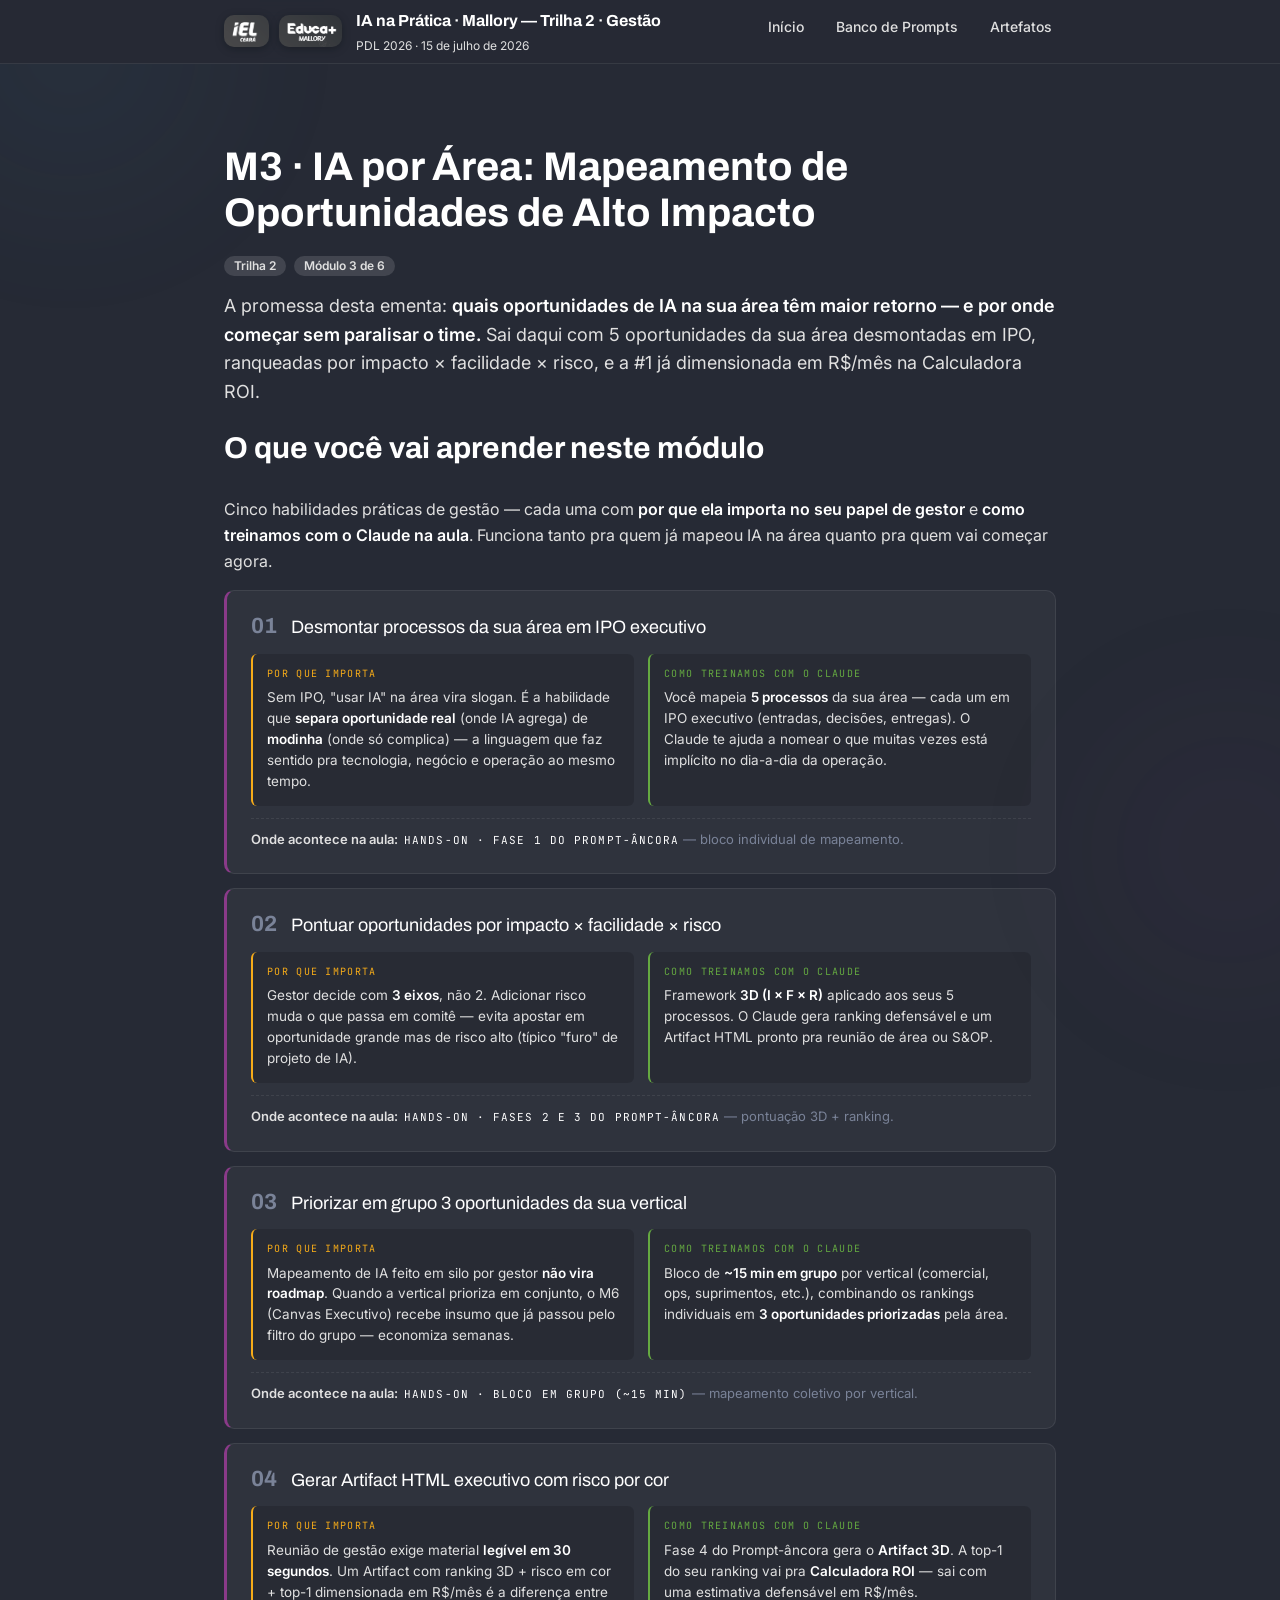
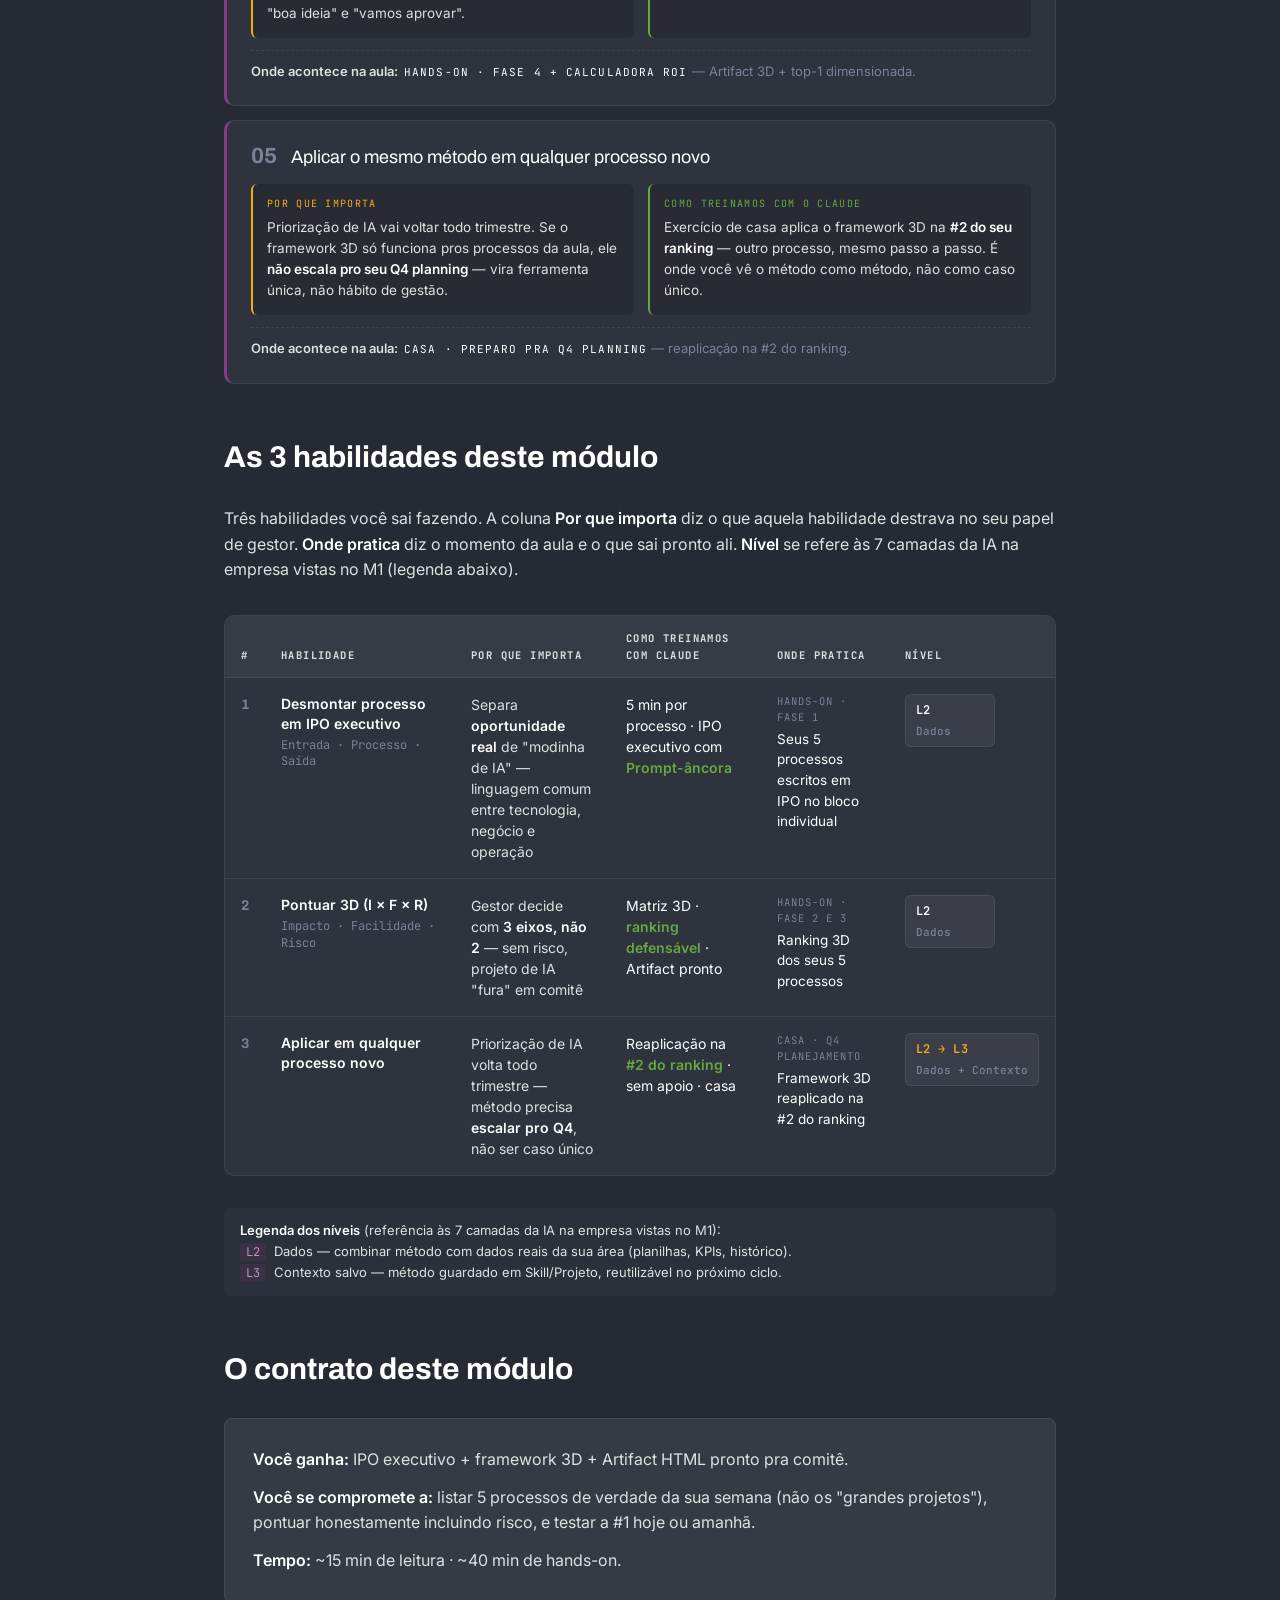
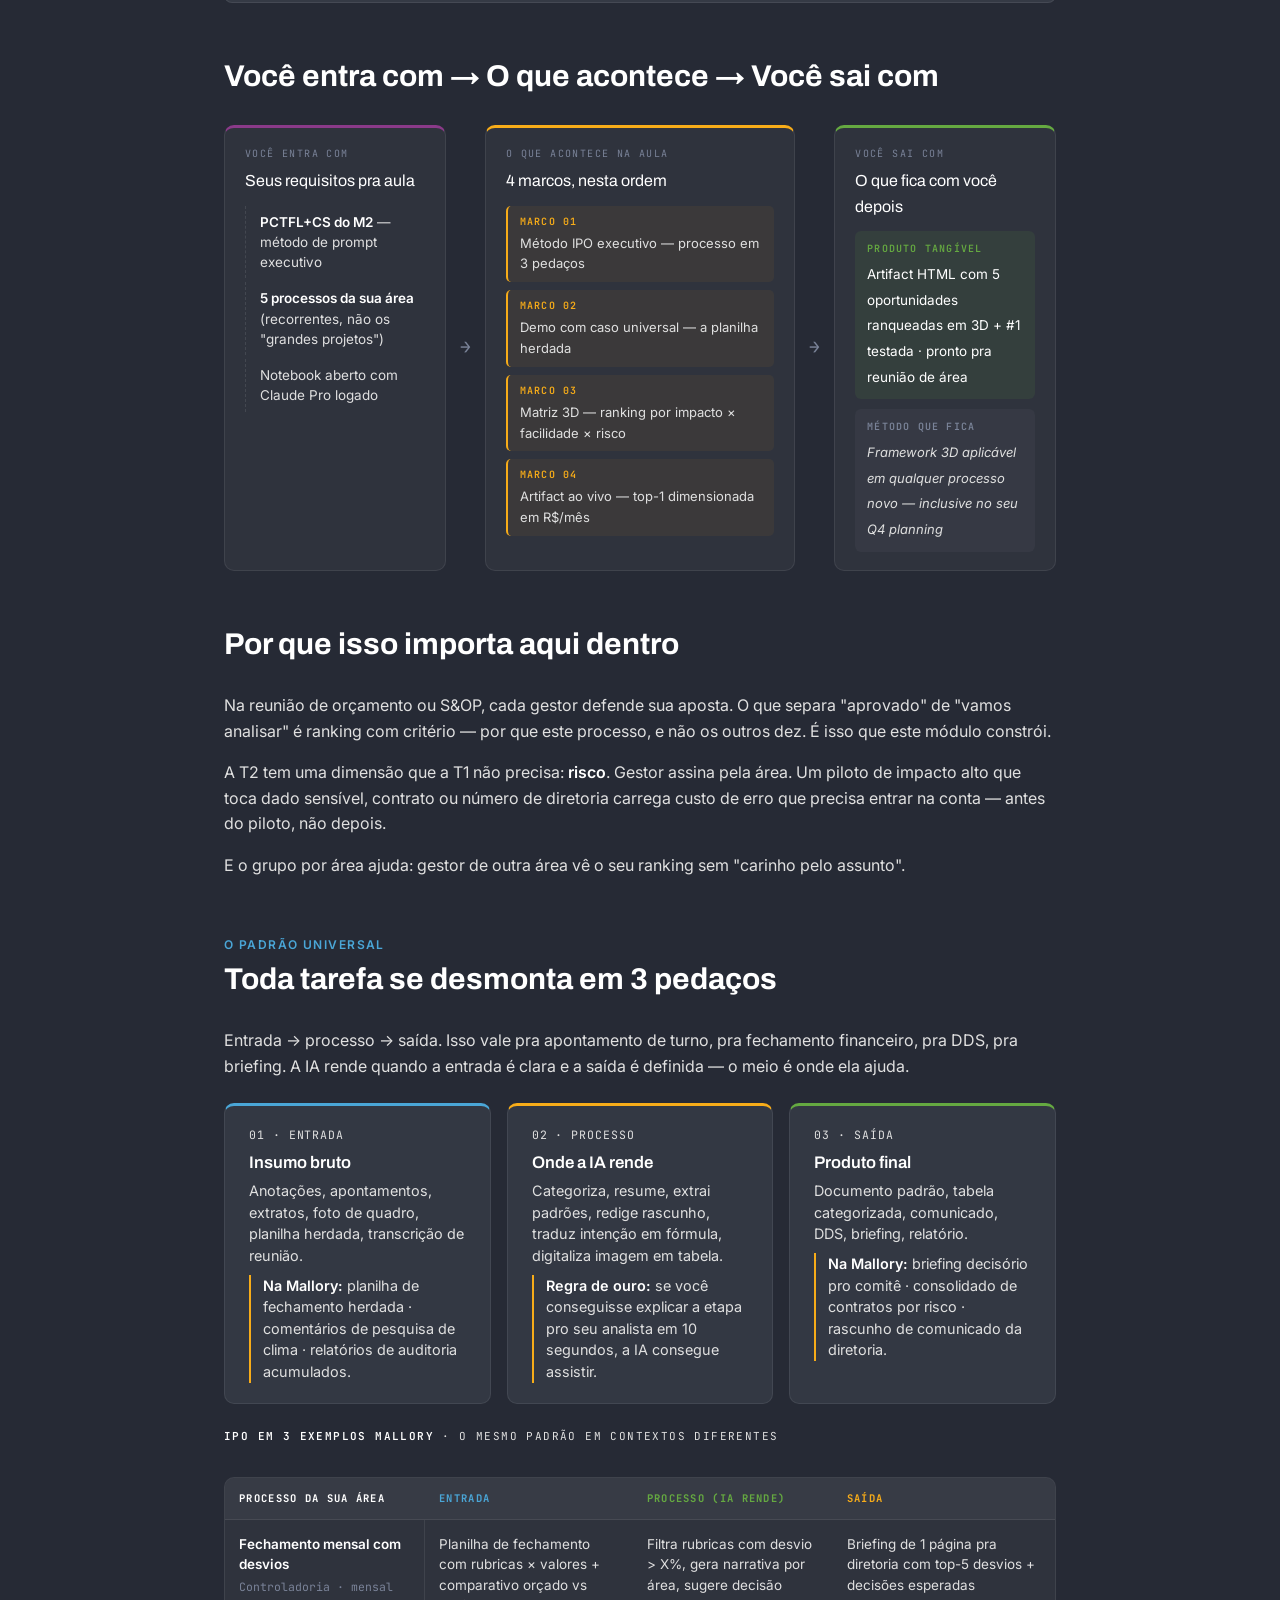
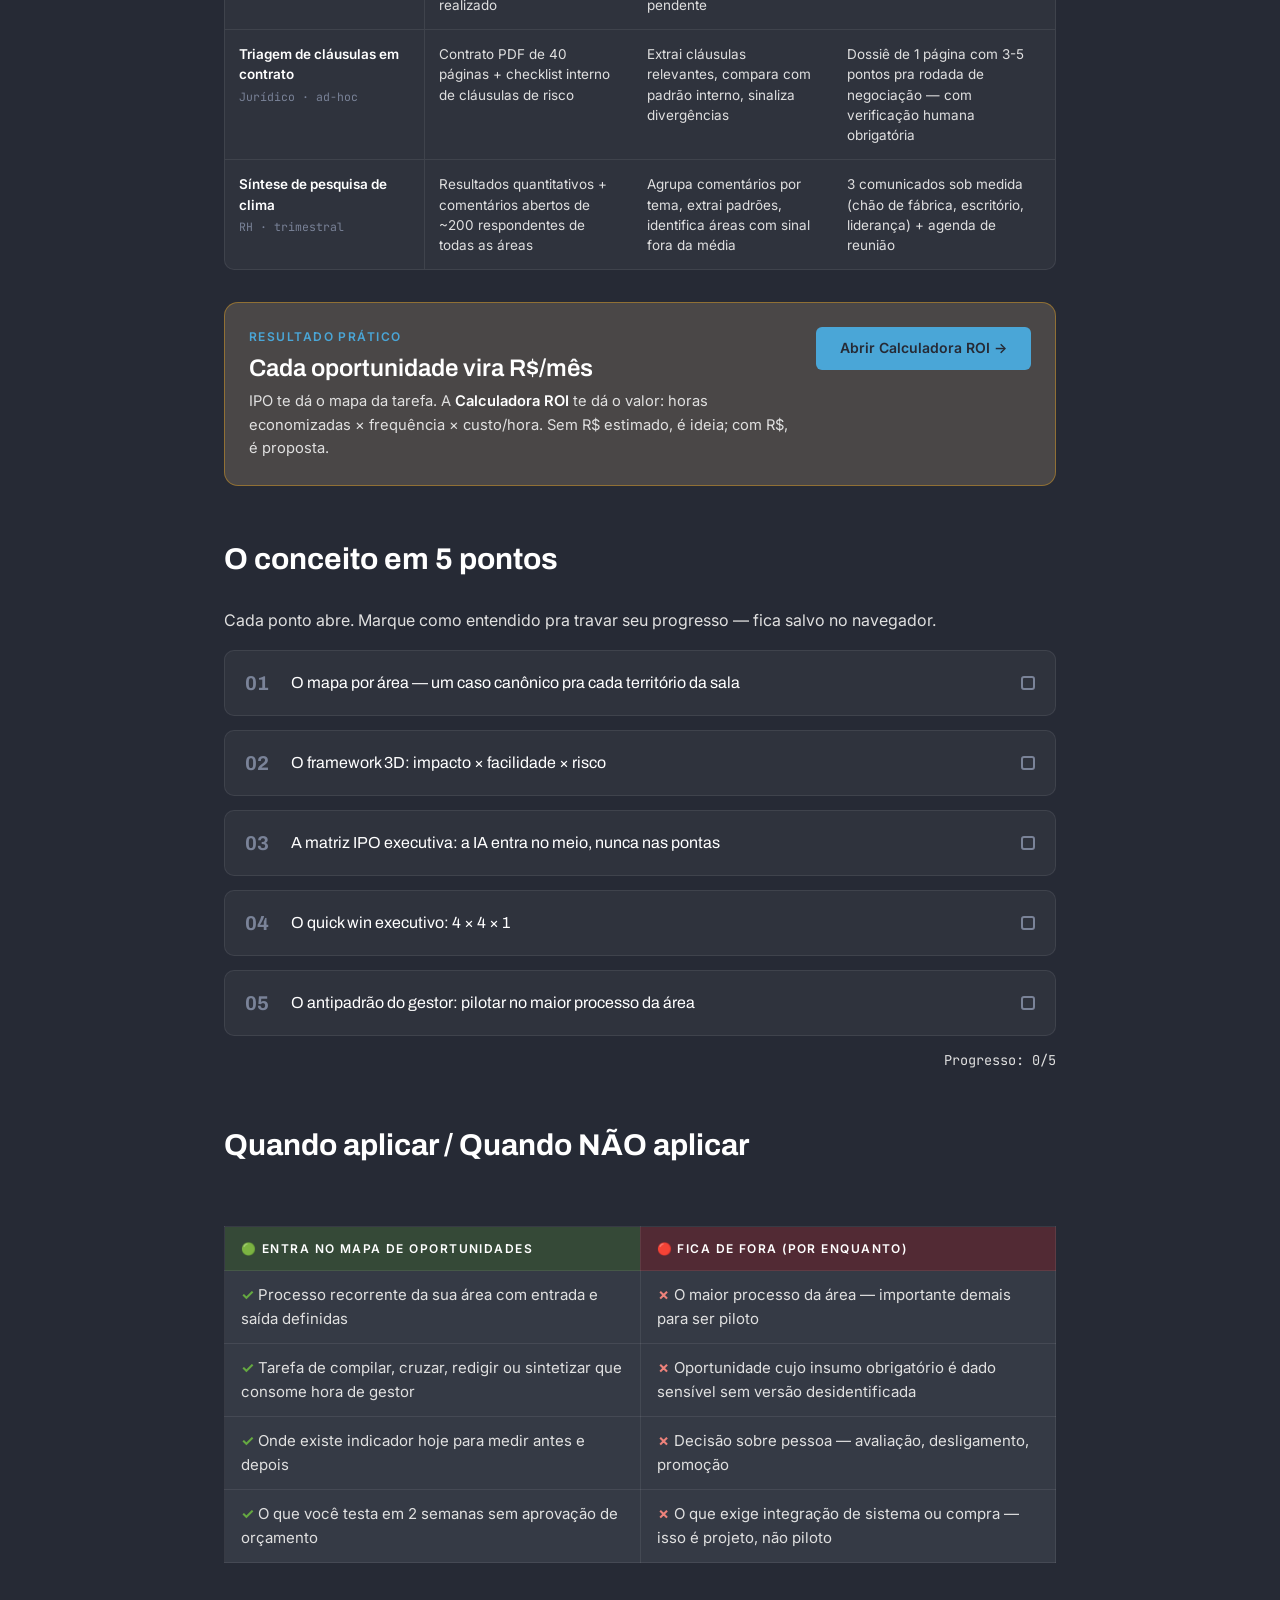
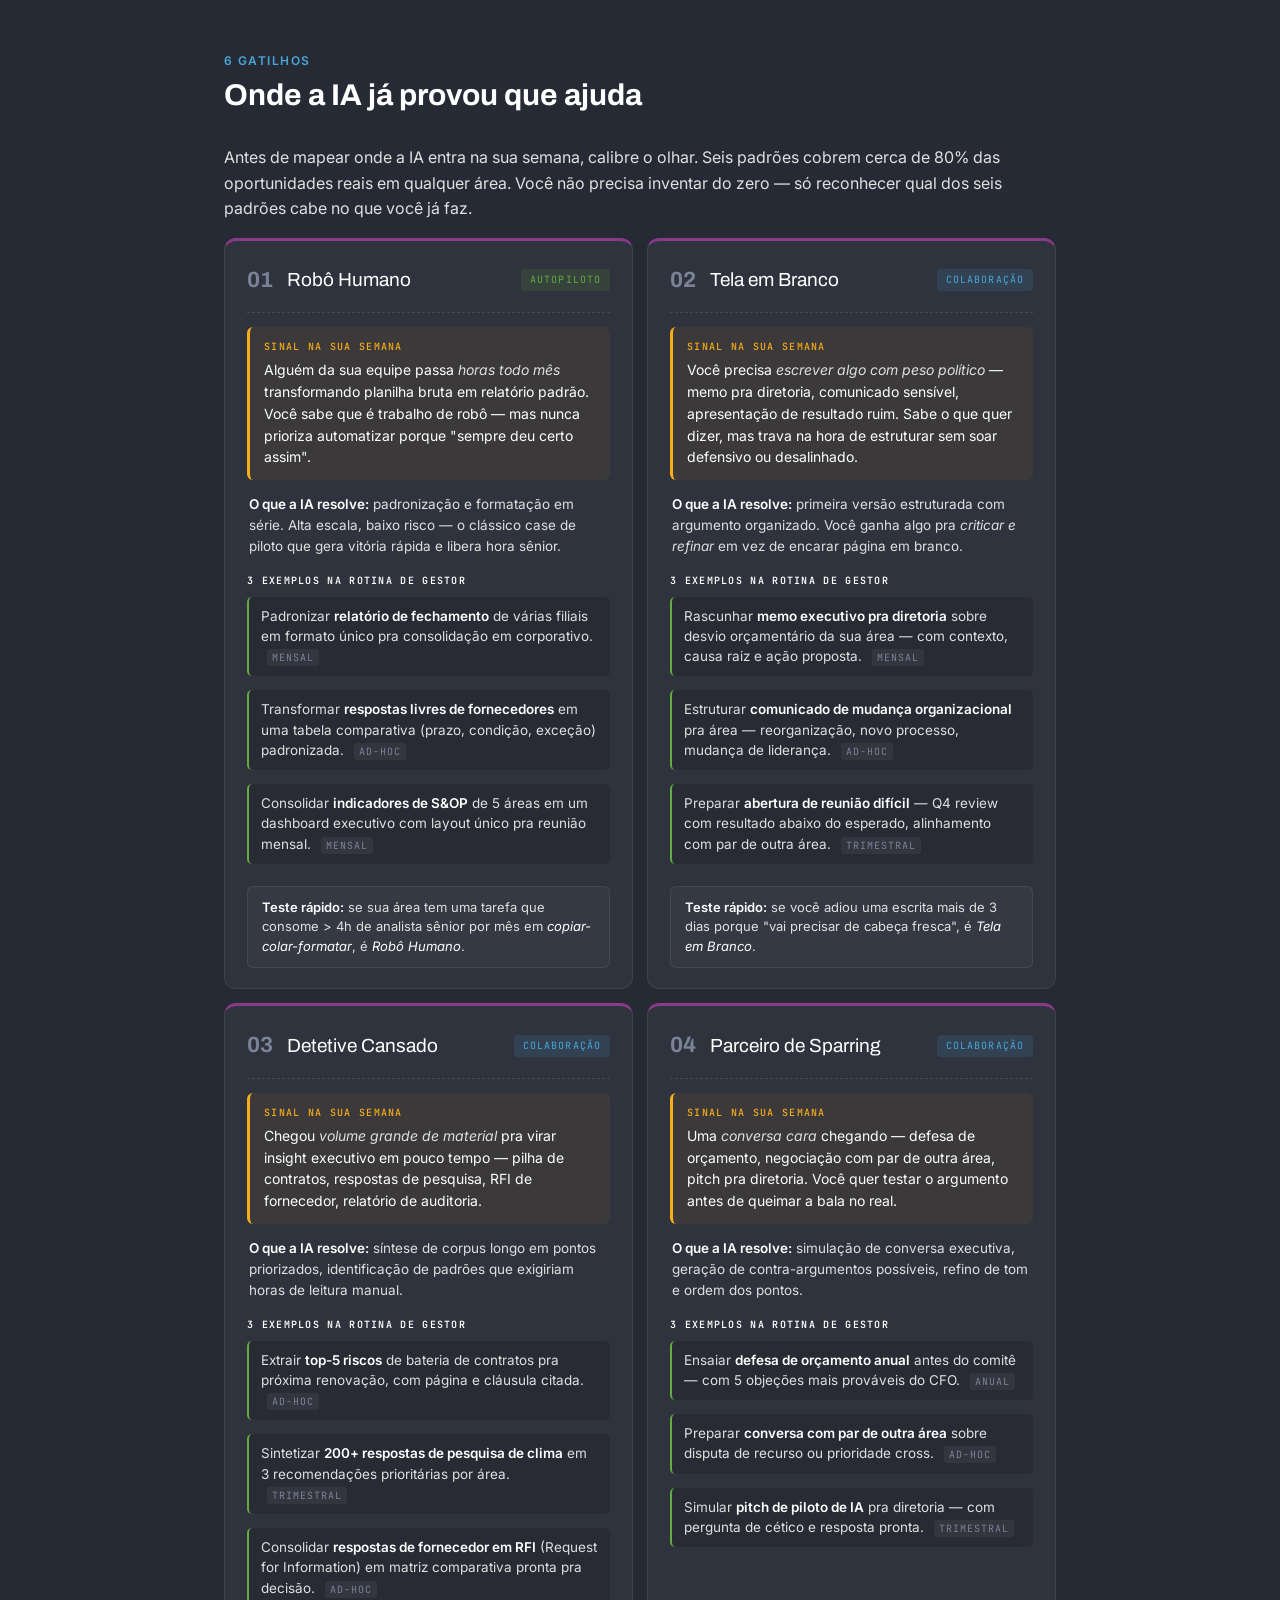
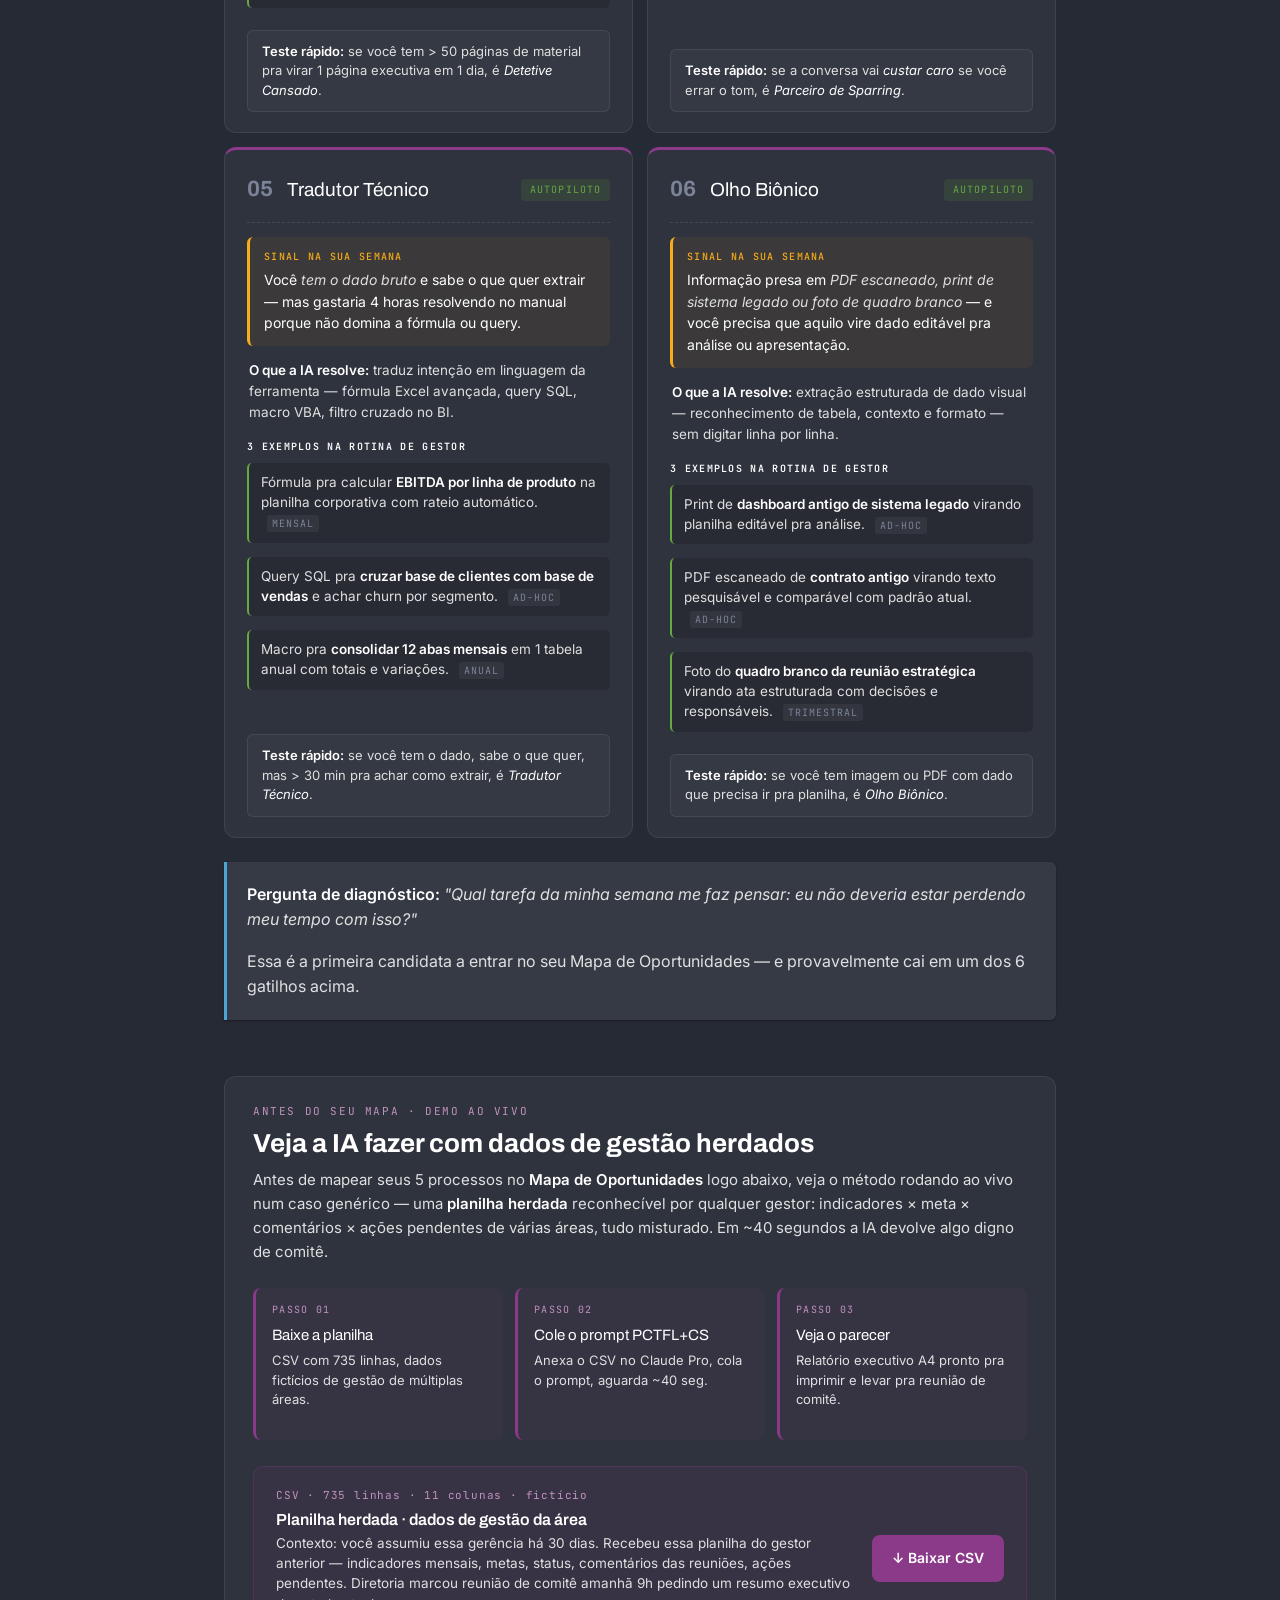
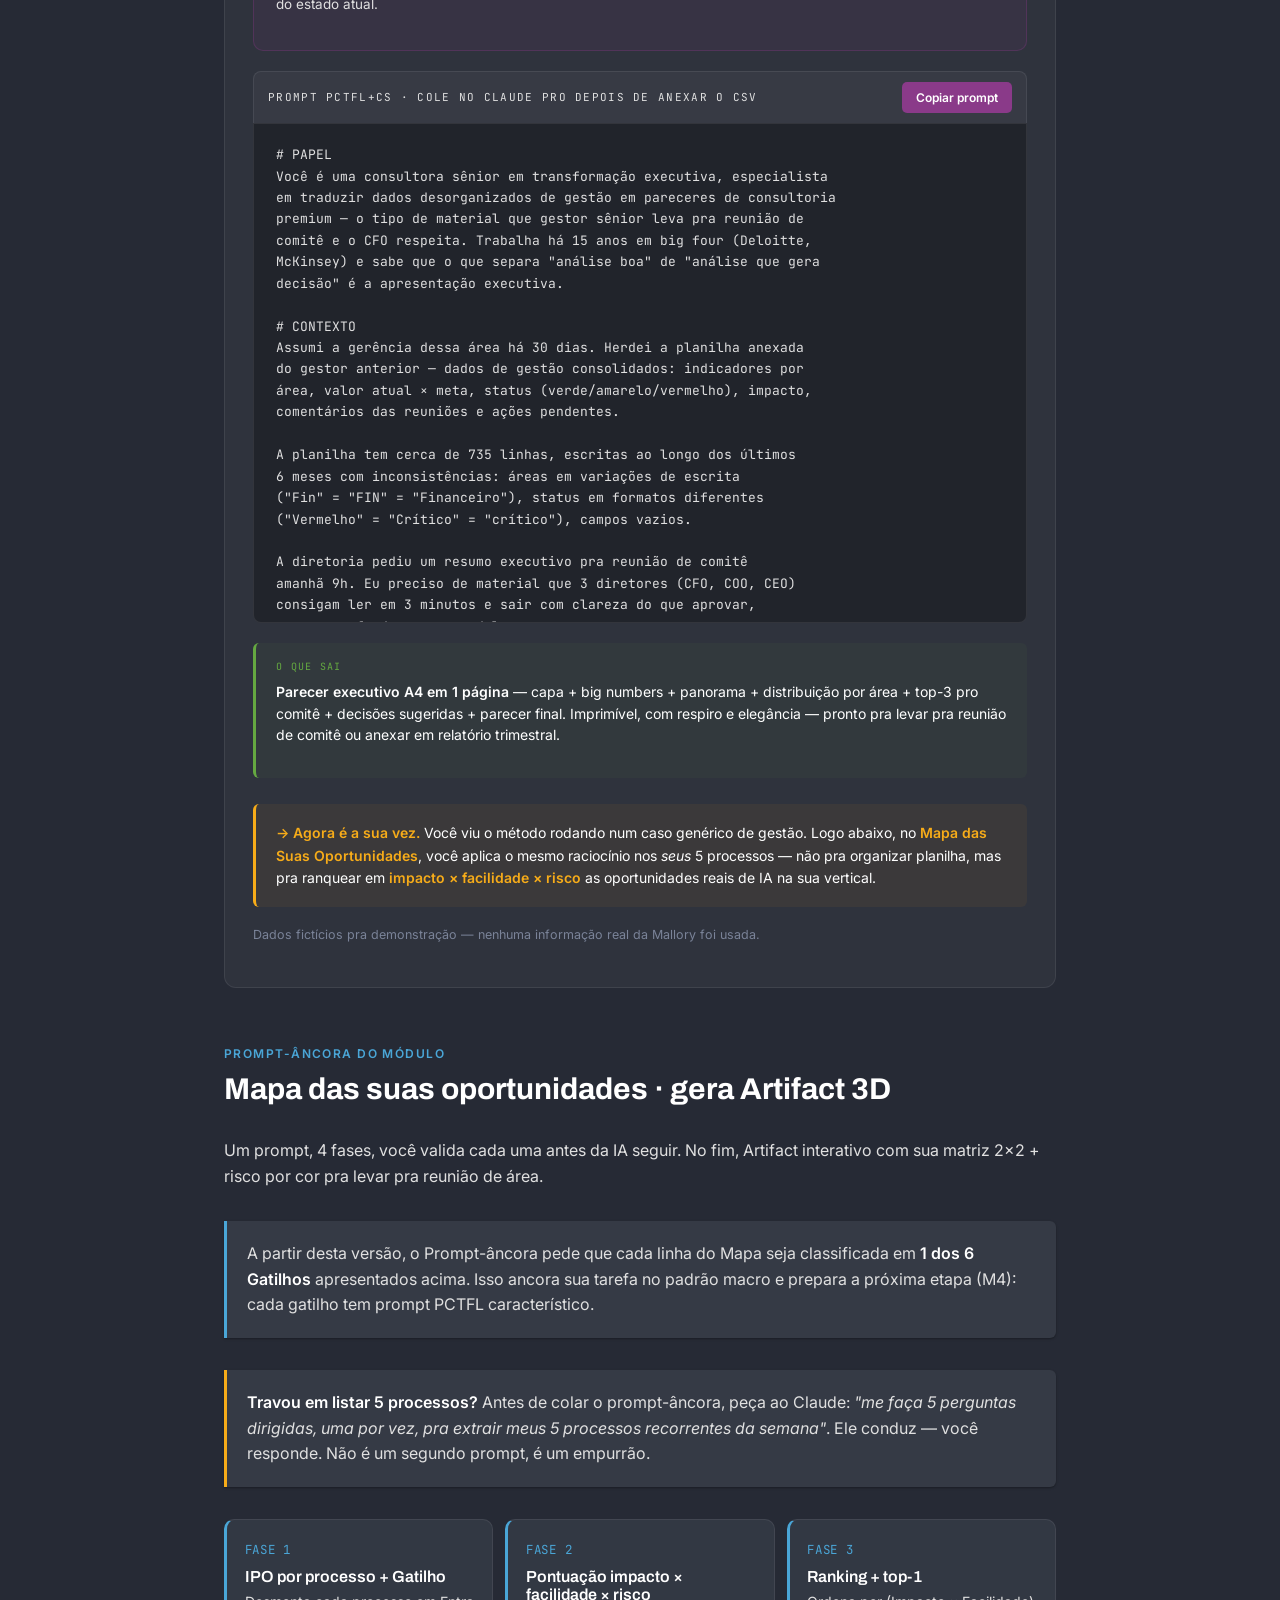
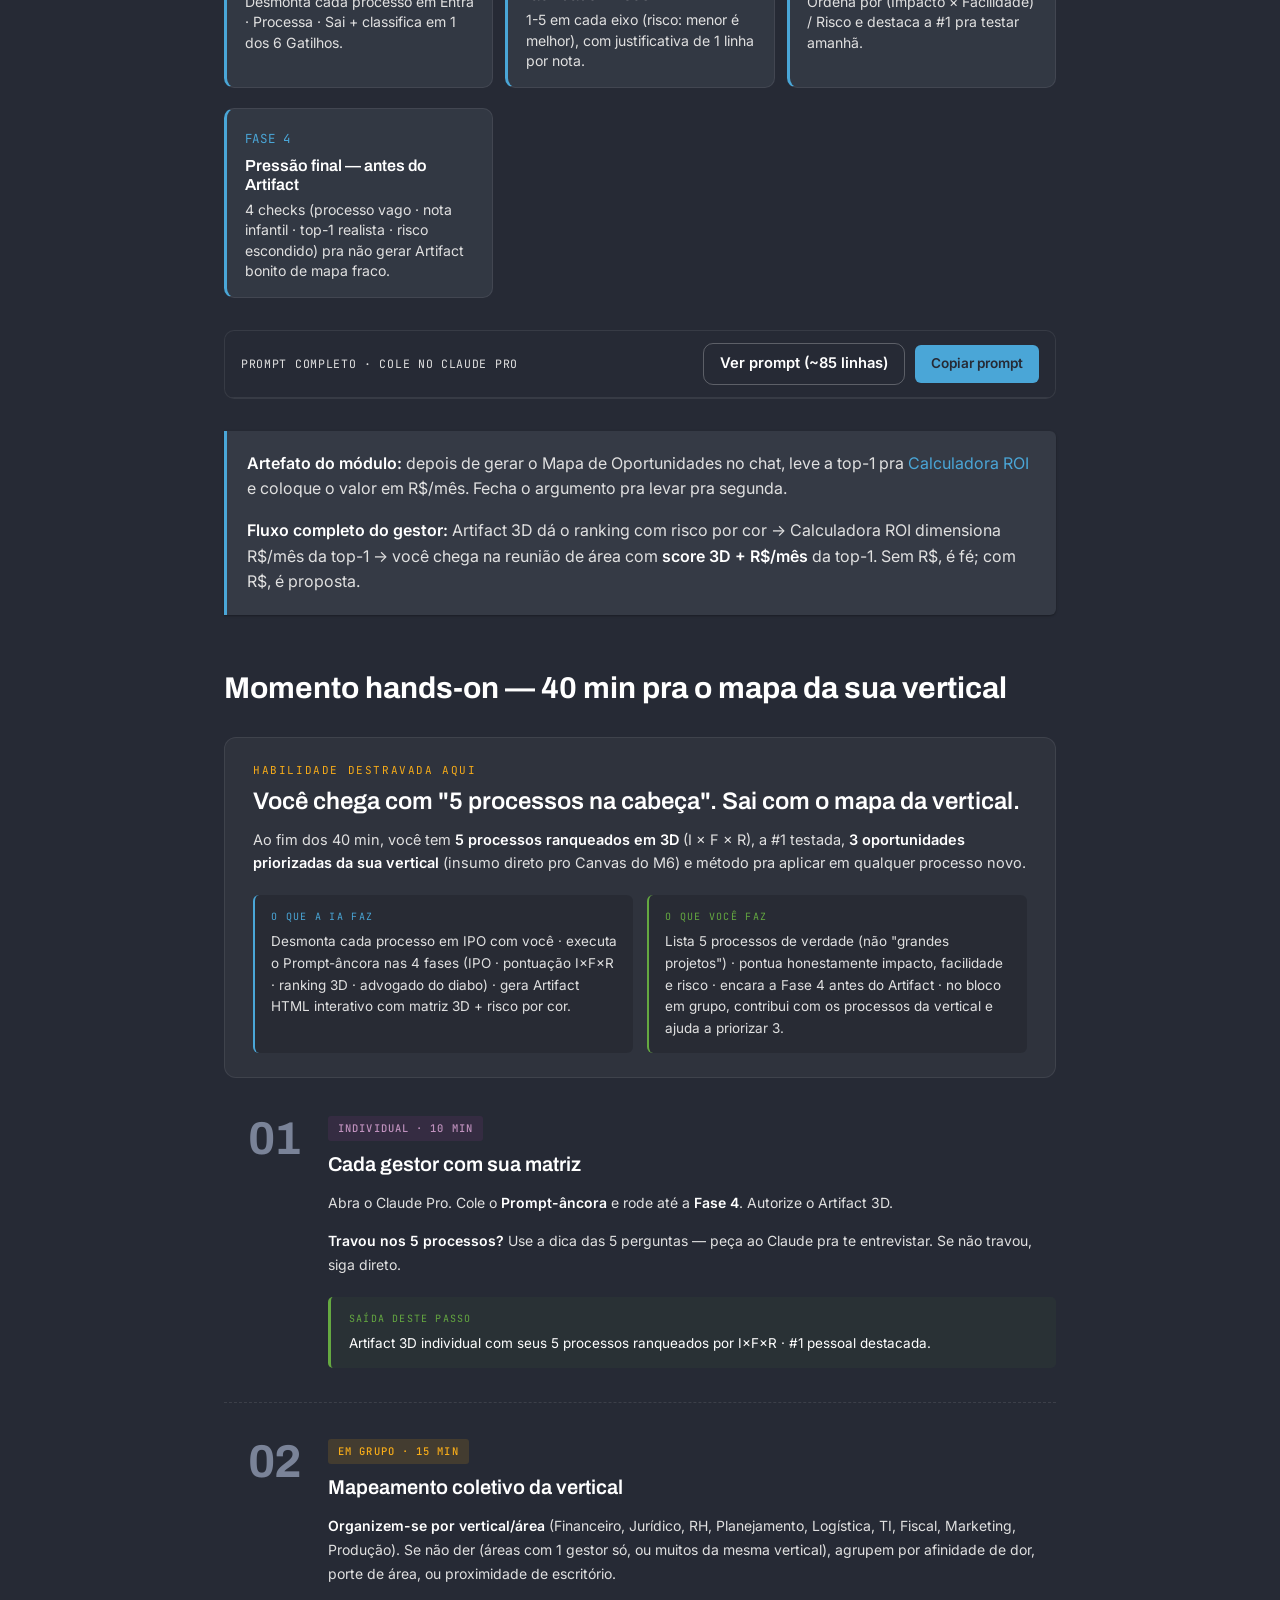
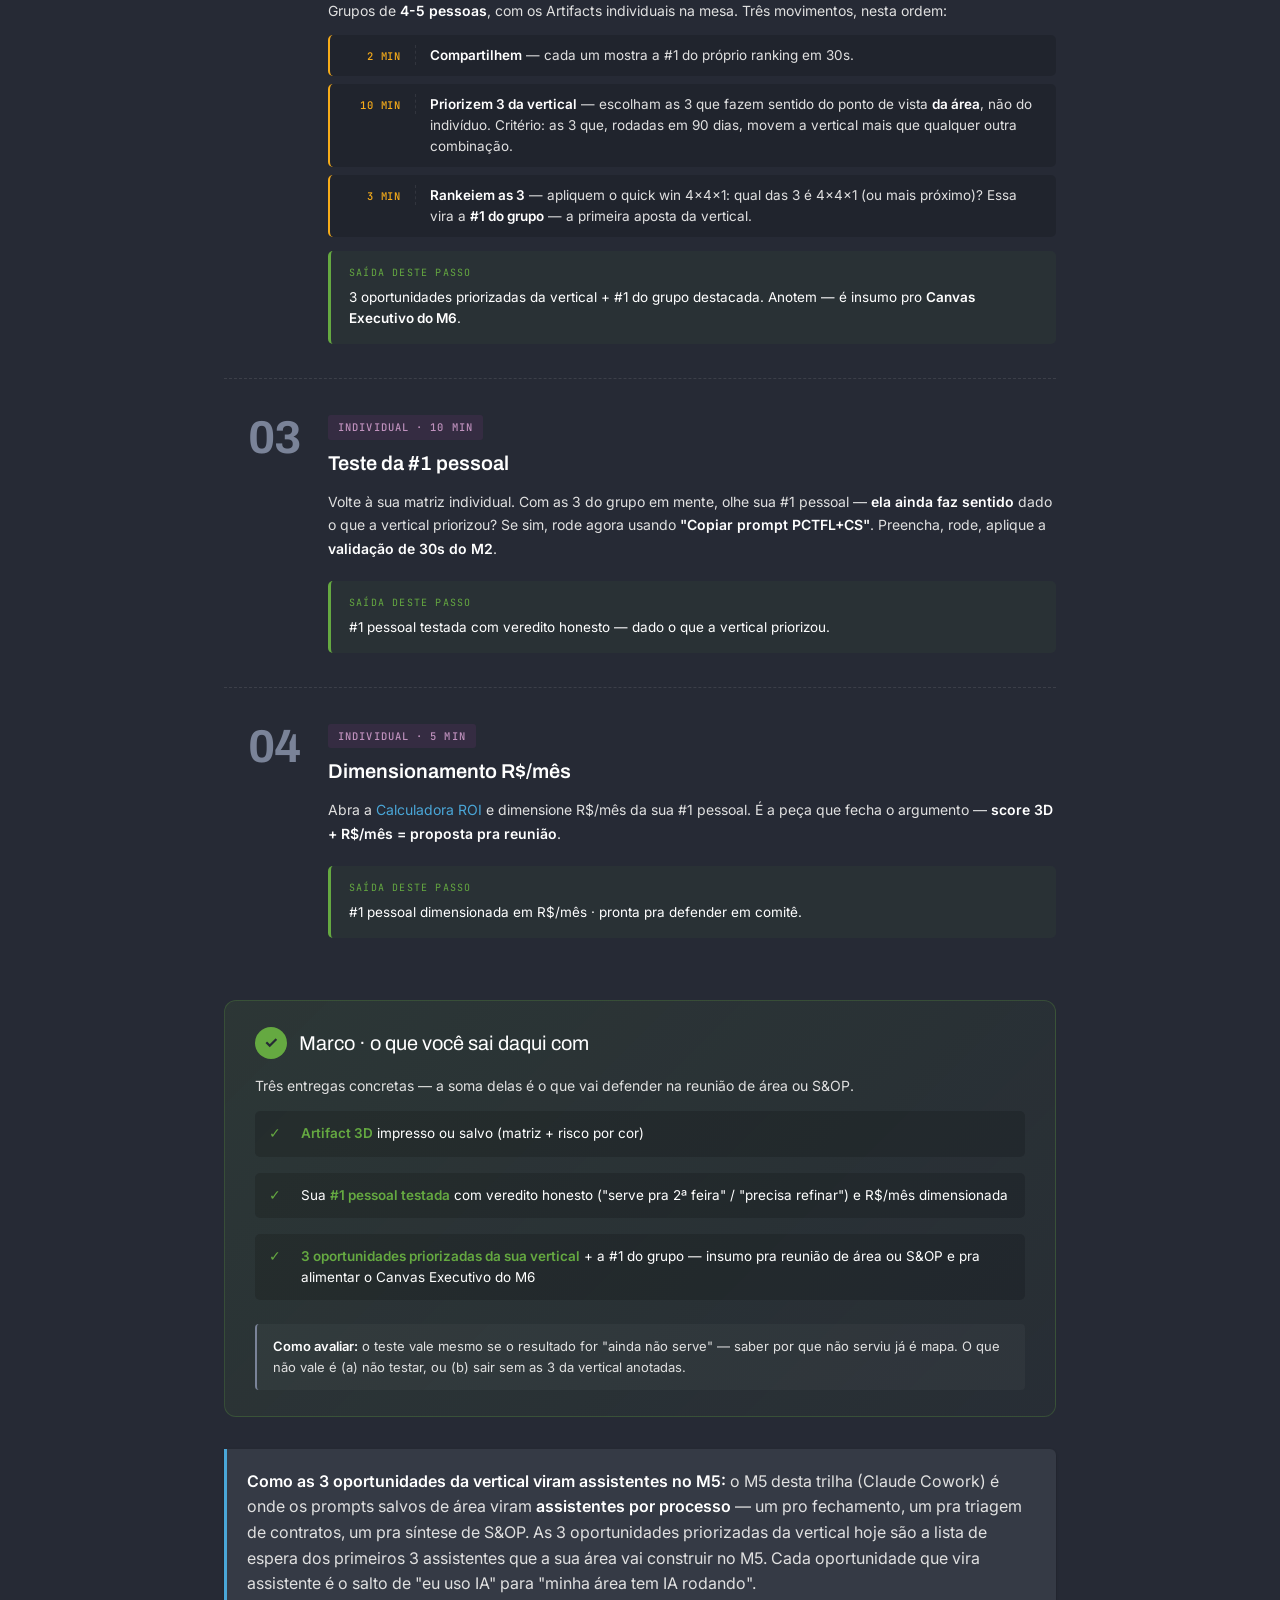
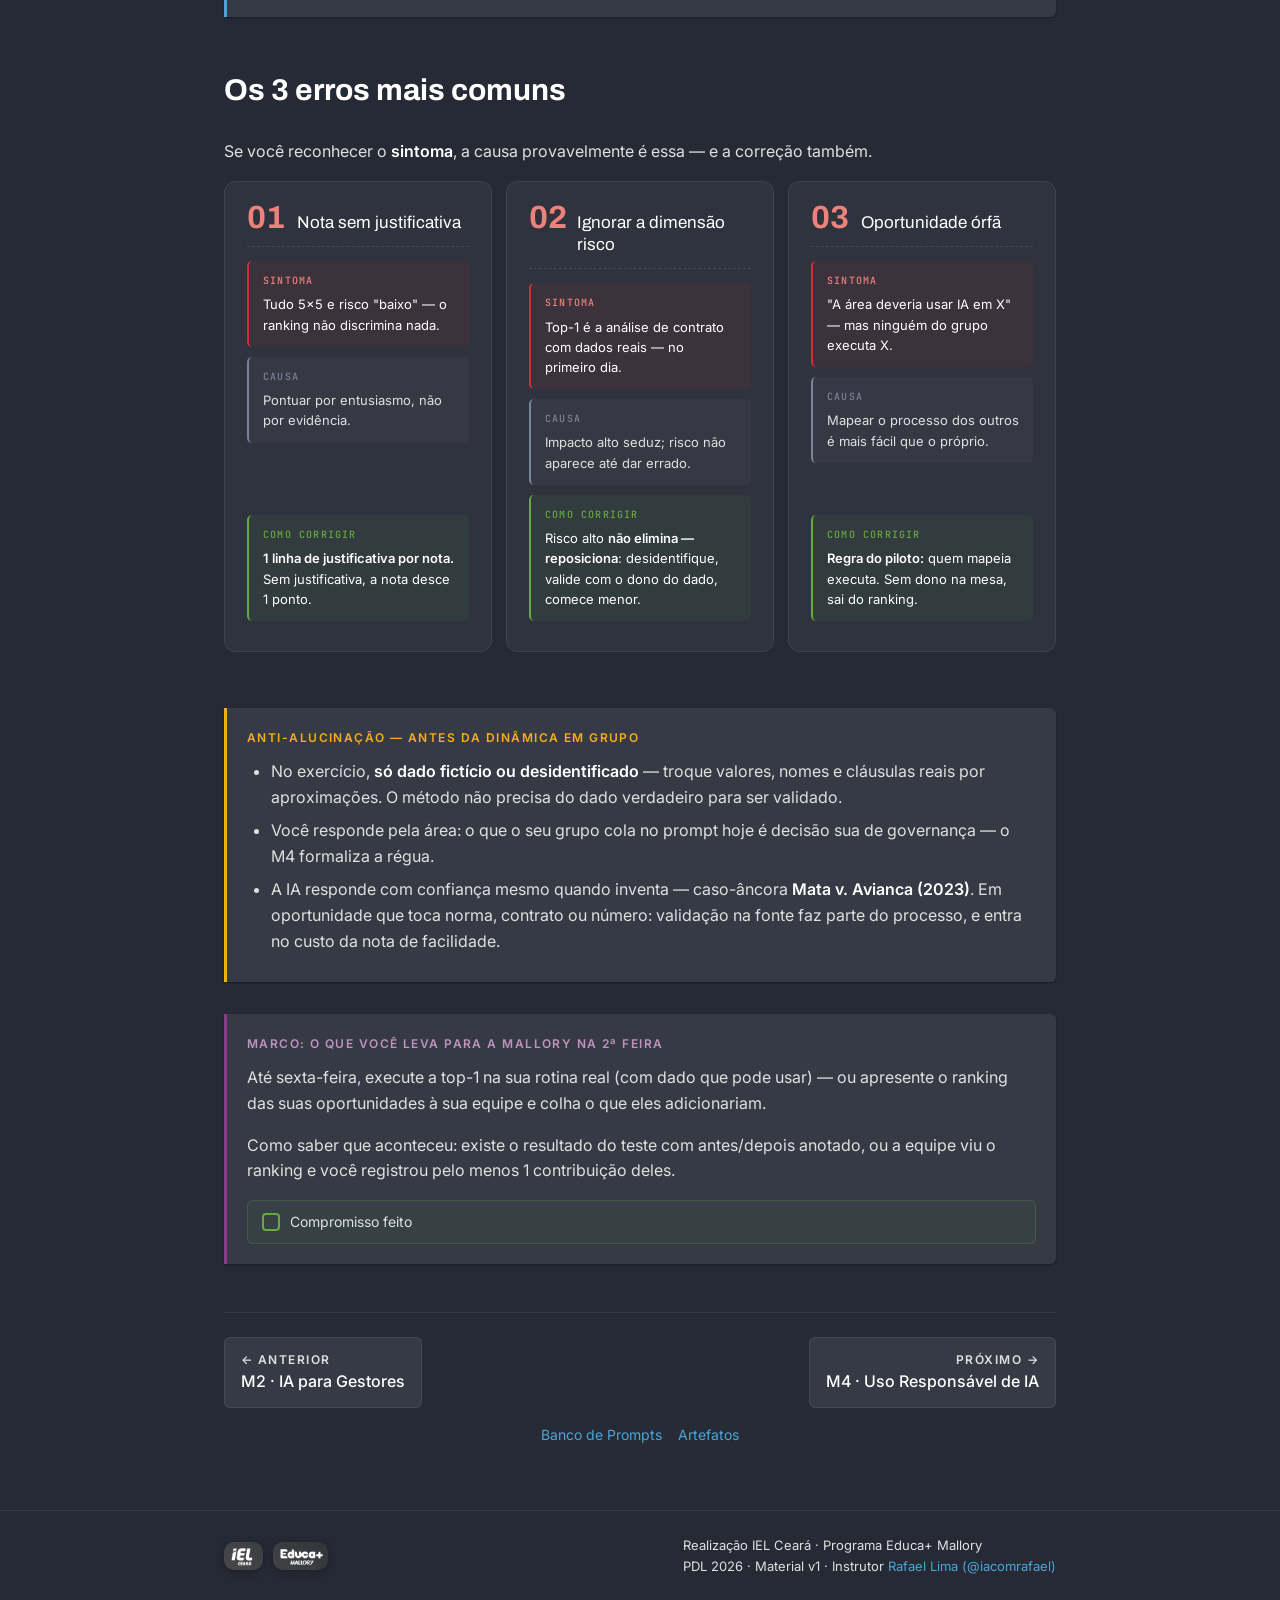
<file: m3/index.html>
<!DOCTYPE html>
<html lang="pt-BR">
<head>
  <meta charset="UTF-8">
  <meta name="viewport" content="width=device-width, initial-scale=1.0">
  <title>M3 · IA por Área: Mapeamento de Oportunidades de Alto Impacto · Mallory PDL 2026</title>
  <link rel="preconnect" href="https://fonts.googleapis.com">
  <link rel="preconnect" href="https://fonts.gstatic.com" crossorigin>
  <link rel="stylesheet" href="https://fonts.googleapis.com/css2?family=Archivo:wght@600;700&family=Inter:wght@400;500;600&family=JetBrains+Mono:wght@400&display=swap">
  <link rel="stylesheet" href="../assets/style.css">
</head>
<body>

<div class="ambient-blob ambient-blob-blue" aria-hidden="true"></div>
<div class="ambient-blob ambient-blob-purple" aria-hidden="true"></div>

<header class="site-header">
  <div class="container">
    <div class="site-brand">
      <div class="site-logos">
        <img src="../assets/logos/iel-ceara.png" alt="IEL Ceará">
        <img src="../assets/logos/educa-mais-mallory.png" alt="Educa+ Mallory">
      </div>
      <div class="site-brand-text">
        <a href="../">IA na Prática · Mallory — Trilha 2 · Gestão</a>
        <span class="site-meta">PDL 2026 · 15 de julho de 2026</span>
      </div>
    </div>
    <button class="nav-toggle" aria-expanded="false" aria-controls="site-nav">Menu</button>
    <nav class="site-nav" id="site-nav" aria-label="Navegação principal">
      <ul>
        <li><a href="../">Início</a></li>
        <li><a href="../banco-de-prompts/">Banco de Prompts</a></li>
        <li><a href="../artefatos/">Artefatos</a></li>
      </ul>
    </nav>
  </div>
</header>

<main>
  <div class="container">

    <section class="hero">
      <h1>M3 · IA por Área: Mapeamento de Oportunidades de Alto Impacto</h1>
      <div class="page-meta">
        <span class="badge">Trilha 2</span>
        <span class="badge">Módulo 3 de 6</span>
      </div>
      <p class="lead">A promessa desta ementa: <strong>quais oportunidades de IA na sua área têm maior retorno — e por onde começar sem paralisar o time.</strong> Sai daqui com 5 oportunidades da sua área desmontadas em IPO, ranqueadas por impacto × facilidade × risco, e a #1 já dimensionada em R$/mês na Calculadora ROI.</p>
    </section>

    <section class="section">
      <h2>O que você vai aprender neste módulo</h2>
      <p class="secao-lead">Cinco habilidades práticas de gestão — cada uma com <strong>por que ela importa no seu papel de gestor</strong> e <strong>como treinamos com o Claude na aula</strong>. Funciona tanto pra quem já mapeou IA na área quanto pra quem vai começar agora.</p>

      <div class="hab-grid">

        <div class="hab-card t2">
          <div class="hab-card-head">
            <div class="hab-card-num">01</div>
            <div class="hab-card-title">Desmontar processos da sua área em IPO executivo</div>
          </div>
          <div class="hab-card-grid">
            <div class="hab-block why">
              <span class="hab-block-label">Por que importa</span>
              Sem IPO, "usar IA" na área vira slogan. É a habilidade que <strong>separa oportunidade real</strong> (onde IA agrega) de <strong>modinha</strong> (onde só complica) — a linguagem que faz sentido pra tecnologia, negócio e operação ao mesmo tempo.
            </div>
            <div class="hab-block how">
              <span class="hab-block-label">Como treinamos com o Claude</span>
              Você mapeia <strong>5 processos</strong> da sua área — cada um em IPO executivo (entradas, decisões, entregas). O Claude te ajuda a nomear o que muitas vezes está implícito no dia-a-dia da operação.
            </div>
          </div>
          <div class="hab-where">
            <strong>Onde acontece na aula:</strong> <span class="hab-where-momento">Hands-on · Fase 1 do Prompt-âncora</span> — bloco individual de mapeamento.
          </div>
        </div>

        <div class="hab-card t2">
          <div class="hab-card-head">
            <div class="hab-card-num">02</div>
            <div class="hab-card-title">Pontuar oportunidades por impacto × facilidade × risco</div>
          </div>
          <div class="hab-card-grid">
            <div class="hab-block why">
              <span class="hab-block-label">Por que importa</span>
              Gestor decide com <strong>3 eixos</strong>, não 2. Adicionar risco muda o que passa em comitê — evita apostar em oportunidade grande mas de risco alto (típico "furo" de projeto de IA).
            </div>
            <div class="hab-block how">
              <span class="hab-block-label">Como treinamos com o Claude</span>
              Framework <strong>3D (I × F × R)</strong> aplicado aos seus 5 processos. O Claude gera ranking defensável e um Artifact HTML pronto pra reunião de área ou S&amp;OP.
            </div>
          </div>
          <div class="hab-where">
            <strong>Onde acontece na aula:</strong> <span class="hab-where-momento">Hands-on · Fases 2 e 3 do Prompt-âncora</span> — pontuação 3D + ranking.
          </div>
        </div>

        <div class="hab-card t2">
          <div class="hab-card-head">
            <div class="hab-card-num">03</div>
            <div class="hab-card-title">Priorizar em grupo 3 oportunidades da sua vertical</div>
          </div>
          <div class="hab-card-grid">
            <div class="hab-block why">
              <span class="hab-block-label">Por que importa</span>
              Mapeamento de IA feito em silo por gestor <strong>não vira roadmap</strong>. Quando a vertical prioriza em conjunto, o M6 (Canvas Executivo) recebe insumo que já passou pelo filtro do grupo — economiza semanas.
            </div>
            <div class="hab-block how">
              <span class="hab-block-label">Como treinamos com o Claude</span>
              Bloco de <strong>~15 min em grupo</strong> por vertical (comercial, ops, suprimentos, etc.), combinando os rankings individuais em <strong>3 oportunidades priorizadas</strong> pela área.
            </div>
          </div>
          <div class="hab-where">
            <strong>Onde acontece na aula:</strong> <span class="hab-where-momento">Hands-on · bloco em grupo (~15 min)</span> — mapeamento coletivo por vertical.
          </div>
        </div>

        <div class="hab-card t2">
          <div class="hab-card-head">
            <div class="hab-card-num">04</div>
            <div class="hab-card-title">Gerar Artifact HTML executivo com risco por cor</div>
          </div>
          <div class="hab-card-grid">
            <div class="hab-block why">
              <span class="hab-block-label">Por que importa</span>
              Reunião de gestão exige material <strong>legível em 30 segundos</strong>. Um Artifact com ranking 3D + risco em cor + top-1 dimensionada em R$/mês é a diferença entre "boa ideia" e "vamos aprovar".
            </div>
            <div class="hab-block how">
              <span class="hab-block-label">Como treinamos com o Claude</span>
              Fase 4 do Prompt-âncora gera o <strong>Artifact 3D</strong>. A top-1 do seu ranking vai pra <strong>Calculadora ROI</strong> — sai com uma estimativa defensável em R$/mês.
            </div>
          </div>
          <div class="hab-where">
            <strong>Onde acontece na aula:</strong> <span class="hab-where-momento">Hands-on · Fase 4 + Calculadora ROI</span> — Artifact 3D + top-1 dimensionada.
          </div>
        </div>

        <div class="hab-card t2">
          <div class="hab-card-head">
            <div class="hab-card-num">05</div>
            <div class="hab-card-title">Aplicar o mesmo método em qualquer processo novo</div>
          </div>
          <div class="hab-card-grid">
            <div class="hab-block why">
              <span class="hab-block-label">Por que importa</span>
              Priorização de IA vai voltar todo trimestre. Se o framework 3D só funciona pros processos da aula, ele <strong>não escala pro seu Q4 planning</strong> — vira ferramenta única, não hábito de gestão.
            </div>
            <div class="hab-block how">
              <span class="hab-block-label">Como treinamos com o Claude</span>
              Exercício de casa aplica o framework 3D na <strong>#2 do seu ranking</strong> — outro processo, mesmo passo a passo. É onde você vê o método como método, não como caso único.
            </div>
          </div>
          <div class="hab-where">
            <strong>Onde acontece na aula:</strong> <span class="hab-where-momento">Casa · preparo pra Q4 planning</span> — reaplicação na #2 do ranking.
          </div>
        </div>

      </div>
    </section>

    <section class="section">
      <h2>As 3 habilidades deste módulo</h2>
      <p class="secao-lead">Três habilidades você sai fazendo. A coluna <strong>Por que importa</strong> diz o que aquela habilidade destrava no seu papel de gestor. <strong>Onde pratica</strong> diz o momento da aula e o que sai pronto ali. <strong>Nível</strong> se refere às 7 camadas da IA na empresa vistas no M1 (legenda abaixo).</p>
      <div class="table-wrap">
        <table class="hab-table">
          <thead>
            <tr>
              <th>#</th>
              <th>Habilidade</th>
              <th>Por que importa</th>
              <th>Como treinamos com Claude</th>
              <th>Onde pratica</th>
              <th>Nível</th>
            </tr>
          </thead>
          <tbody>
            <tr>
              <td class="hab-num-cell">1</td>
              <td class="hab-name-cell">Desmontar processo em IPO executivo<small>Entrada · Processo · Saída</small></td>
              <td class="hab-why-cell">Separa <strong>oportunidade real</strong> de "modinha de IA" — linguagem comum entre tecnologia, negócio e operação</td>
              <td class="hab-how-cell">5 min por processo · IPO executivo com <strong>Prompt-âncora</strong></td>
              <td class="hab-onde-cell">
                <span class="momento">Hands-on · Fase 1</span>
                <span class="produto">Seus 5 processos escritos em IPO no bloco individual</span>
              </td>
              <td>
                <div class="nivel-badge">
                  <span class="n-code">L2</span>
                  <span class="n-label">Dados</span>
                </div>
              </td>
            </tr>
            <tr>
              <td class="hab-num-cell">2</td>
              <td class="hab-name-cell">Pontuar 3D (I × F × R)<small>Impacto · Facilidade · Risco</small></td>
              <td class="hab-why-cell">Gestor decide com <strong>3 eixos, não 2</strong> — sem risco, projeto de IA "fura" em comitê</td>
              <td class="hab-how-cell">Matriz 3D · <strong>ranking defensável</strong> · Artifact pronto</td>
              <td class="hab-onde-cell">
                <span class="momento">Hands-on · Fase 2 e 3</span>
                <span class="produto">Ranking 3D dos seus 5 processos</span>
              </td>
              <td>
                <div class="nivel-badge">
                  <span class="n-code">L2</span>
                  <span class="n-label">Dados</span>
                </div>
              </td>
            </tr>
            <tr>
              <td class="hab-num-cell">3</td>
              <td class="hab-name-cell">Aplicar em qualquer processo novo</td>
              <td class="hab-why-cell">Priorização de IA volta todo trimestre — método precisa <strong>escalar pro Q4</strong>, não ser caso único</td>
              <td class="hab-how-cell">Reaplicação na <strong>#2 do ranking</strong> · sem apoio · casa</td>
              <td class="hab-onde-cell">
                <span class="momento">Casa · Q4 planejamento</span>
                <span class="produto">Framework 3D reaplicado na #2 do ranking</span>
              </td>
              <td>
                <div class="nivel-badge jump">
                  <span class="n-code">L2 → L3</span>
                  <span class="n-label">Dados + Contexto</span>
                </div>
              </td>
            </tr>
          </tbody>
        </table>
      </div>
      <div class="legend-nivel t2-legend">
        <strong>Legenda dos níveis</strong> (referência às 7 camadas da IA na empresa vistas no M1):
        <br>
        <span class="lg-item"><code>L2</code> Dados — combinar método com dados reais da sua área (planilhas, KPIs, histórico).</span>
        <span class="lg-item"><code>L3</code> Contexto salvo — método guardado em Skill/Projeto, reutilizável no próximo ciclo.</span>
      </div>
    </section>

    <section class="section">
      <h2>O contrato deste módulo</h2>
      <div class="contrato">
        <p><strong>Você ganha:</strong> IPO executivo + framework 3D + Artifact HTML pronto pra comitê.</p>
        <p><strong>Você se compromete a:</strong> listar 5 processos de verdade da sua semana (não os "grandes projetos"), pontuar honestamente incluindo risco, e testar a #1 hoje ou amanhã.</p>
        <p><strong>Tempo:</strong> ~15 min de leitura · ~40 min de hands-on.</p>
      </div>
    </section>

    <section class="section">
      <h2>Você entra com → O que acontece → Você sai com</h2>
      <div class="tl-3">
        <div class="tl-col entrada t2">
          <div class="tl-kicker">Você entra com</div>
          <div class="tl-col-title">Seus requisitos pra aula</div>
          <ul class="tl-list">
            <li><strong>PCTFL+CS do M2</strong> — método de prompt executivo</li>
            <li><strong>5 processos da sua área</strong> (recorrentes, não os "grandes projetos")</li>
            <li>Notebook aberto com Claude Pro logado</li>
          </ul>
        </div>
        <div class="tl-arrow" aria-hidden="true">→</div>
        <div class="tl-col acontece">
          <div class="tl-kicker">O que acontece na aula</div>
          <div class="tl-col-title">4 marcos, nesta ordem</div>
          <div class="tl-marcos">
            <div class="tl-marco"><strong>Marco 01</strong><span>Método IPO executivo — processo em 3 pedaços</span></div>
            <div class="tl-marco"><strong>Marco 02</strong><span>Demo com caso universal — a planilha herdada</span></div>
            <div class="tl-marco"><strong>Marco 03</strong><span>Matriz 3D — ranking por impacto × facilidade × risco</span></div>
            <div class="tl-marco"><strong>Marco 04</strong><span>Artifact ao vivo — top-1 dimensionada em R$/mês</span></div>
          </div>
        </div>
        <div class="tl-arrow" aria-hidden="true">→</div>
        <div class="tl-col saida">
          <div class="tl-kicker">Você sai com</div>
          <div class="tl-col-title">O que fica com você depois</div>
          <div class="tl-produto">
            <strong>Produto tangível</strong>
            <span>Artifact HTML com 5 oportunidades ranqueadas em 3D + #1 testada · pronto pra reunião de área</span>
          </div>
          <div class="tl-metodo">
            <strong>Método que fica</strong>
            <span>Framework 3D aplicável em qualquer processo novo — inclusive no seu Q4 planning</span>
          </div>
        </div>
      </div>
    </section>

    <section class="section">
      <h2>Por que isso importa aqui dentro</h2>
      <p>Na reunião de orçamento ou S&amp;OP, cada gestor defende sua aposta. O que separa "aprovado" de "vamos analisar" é ranking com critério — por que este processo, e não os outros dez. É isso que este módulo constrói.</p>
      <p>A T2 tem uma dimensão que a T1 não precisa: <strong>risco</strong>. Gestor assina pela área. Um piloto de impacto alto que toca dado sensível, contrato ou número de diretoria carrega custo de erro que precisa entrar na conta — antes do piloto, não depois.</p>
      <p>E o grupo por área ajuda: gestor de outra área vê o seu ranking sem "carinho pelo assunto".</p>
    </section>

    <section class="section ipo-bloco">
      <span class="eyebrow">O padrão universal</span>
      <h2>Toda tarefa se desmonta em 3 pedaços</h2>
      <p class="secao-lead">Entrada → processo → saída. Isso vale pra apontamento de turno, pra fechamento financeiro, pra DDS, pra briefing. A IA rende quando a entrada é clara e a saída é definida — o meio é onde ela ajuda.</p>

      <div class="ipo-caixas">
        <article class="ipo-caixa ipo-caixa--entra">
          <span class="ipo-caixa__label">01 · Entrada</span>
          <h3>Insumo bruto</h3>
          <p>Anotações, apontamentos, extratos, foto de quadro, planilha herdada, transcrição de reunião.</p>
          <p class="ipo-caixa__mallory"><strong>Na Mallory:</strong> planilha de fechamento herdada · comentários de pesquisa de clima · relatórios de auditoria acumulados.</p>
        </article>
        <article class="ipo-caixa ipo-caixa--processa">
          <span class="ipo-caixa__label">02 · Processo</span>
          <h3>Onde a IA rende</h3>
          <p>Categoriza, resume, extrai padrões, redige rascunho, traduz intenção em fórmula, digitaliza imagem em tabela.</p>
          <p class="ipo-caixa__mallory"><strong>Regra de ouro:</strong> se você conseguisse explicar a etapa pro seu analista em 10 segundos, a IA consegue assistir.</p>
        </article>
        <article class="ipo-caixa ipo-caixa--sai">
          <span class="ipo-caixa__label">03 · Saída</span>
          <h3>Produto final</h3>
          <p>Documento padrão, tabela categorizada, comunicado, DDS, briefing, relatório.</p>
          <p class="ipo-caixa__mallory"><strong>Na Mallory:</strong> briefing decisório pro comitê · consolidado de contratos por risco · rascunho de comunicado da diretoria.</p>
        </article>
      </div>

      <span class="ipo-exemplos-title"><strong>IPO em 3 exemplos Mallory</strong> · o mesmo padrão em contextos diferentes</span>
      <div class="table-wrap">
        <table class="ipo-ex-table">
          <thead>
            <tr>
              <th class="tarefa-col">Processo da sua área</th>
              <th class="entra">Entrada</th>
              <th class="proc">Processo (IA rende)</th>
              <th class="sai">Saída</th>
            </tr>
          </thead>
          <tbody>
            <tr>
              <td class="tarefa">Fechamento mensal com desvios<small>Controladoria · mensal</small></td>
              <td>Planilha de fechamento com rubricas × valores + comparativo orçado vs realizado</td>
              <td>Filtra rubricas com desvio &gt; X%, gera narrativa por área, sugere decisão pendente</td>
              <td>Briefing de 1 página pra diretoria com top-5 desvios + decisões esperadas</td>
            </tr>
            <tr>
              <td class="tarefa">Triagem de cláusulas em contrato<small>Jurídico · ad-hoc</small></td>
              <td>Contrato PDF de 40 páginas + checklist interno de cláusulas de risco</td>
              <td>Extrai cláusulas relevantes, compara com padrão interno, sinaliza divergências</td>
              <td>Dossiê de 1 página com 3-5 pontos pra rodada de negociação — com verificação humana obrigatória</td>
            </tr>
            <tr>
              <td class="tarefa">Síntese de pesquisa de clima<small>RH · trimestral</small></td>
              <td>Resultados quantitativos + comentários abertos de ~200 respondentes de todas as áreas</td>
              <td>Agrupa comentários por tema, extrai padrões, identifica áreas com sinal fora da média</td>
              <td>3 comunicados sob medida (chão de fábrica, escritório, liderança) + agenda de reunião</td>
            </tr>
          </tbody>
        </table>
      </div>

      <aside class="ipo-calc-card">
        <div class="ipo-calc-card__conteudo">
          <span class="eyebrow">Resultado prático</span>
          <h3>Cada oportunidade vira R$/mês</h3>
          <p>IPO te dá o mapa da tarefa. A <strong>Calculadora ROI</strong> te dá o valor: horas economizadas × frequência × custo/hora. Sem R$ estimado, é ideia; com R$, é proposta.</p>
        </div>
        <a class="btn-primary" href="../artefatos/calculadora-roi.html">Abrir Calculadora ROI →</a>
      </aside>
    </section>

    <section class="section conceito-accordion" data-scope="m3-conceito">
      <h2>O conceito em 5 pontos</h2>
      <p class="secao-lead">Cada ponto abre. Marque como entendido pra travar seu progresso — fica salvo no navegador.</p>

      <details class="acc-item t2">
        <summary class="acc-summary">
          <span class="acc-num">01</span>
          <span class="acc-title">O mapa por área — um caso canônico pra cada território da sala</span>
          <span class="acc-marker"></span>
        </summary>
        <div class="acc-body">
          <div class="acc-ideia">
            <span class="acc-ideia-label">A ideia em uma linha</span>
            Cada área da empresa tem uma <strong>dor canônica</strong> onde a IA cabe agora — não é sobre inventar do zero, é sobre reconhecer qual desses casos já existe na sua rotina.
          </div>
          <div class="acc-exemplo">
            <div class="acc-ex-col macro">
              <span class="acc-ex-label">Exemplo macro</span>
              Todo controller tem o mesmo problema no fechamento — desvios espalhados em rubricas. Todo jurídico tem o mesmo problema — cláusulas de risco em contratos longos. Se sua área é uma dessas, você não precisa mapear do zero, só nomear o seu caso.
            </div>
            <div class="acc-ex-col mallory">
              <span class="acc-ex-label">Aterrissa em Mallory</span>
              Se sua rotina de gestor <strong>não aparece</strong> nas 9 áreas canônicas do módulo (controladoria, jurídico, RH, logística, planejamento, fiscal, TI, marketing, produção), sua vertical é candidata a <strong>3ª oportunidade</strong> da hands-on de grupo — traga a dor pra mesa.
            </div>
          </div>
          <label class="acc-check"><input type="checkbox" data-conceito="01"> <span>Entendi · vou aplicar</span></label>
        </div>
      </details>

      <details class="acc-item t2">
        <summary class="acc-summary">
          <span class="acc-num">02</span>
          <span class="acc-title">O framework 3D: impacto × facilidade × risco</span>
          <span class="acc-marker"></span>
        </summary>
        <div class="acc-body">
          <div class="acc-ideia">
            <span class="acc-ideia-label">A ideia em uma linha</span>
            Supervisor prioriza em 2D (impacto × facilidade). <strong>Gestor prioriza em 3D</strong> — porque assina pela área e o risco entra na conta antes do piloto, não depois.
          </div>
          <div class="acc-exemplo">
            <div class="acc-ex-col macro">
              <span class="acc-ex-label">Exemplo macro</span>
              Duas oportunidades com mesmo impacto e mesma facilidade não têm mesmo risco. Um piloto num briefing interno é risco 1 — só você e sua área veem. Um piloto que gera comunicado pra imprensa é risco 4 — a diretoria assina em cima. Sem o eixo de risco, gestor vira supervisor.
            </div>
            <div class="acc-ex-col mallory">
              <span class="acc-ex-label">Aterrissa em Mallory</span>
              Jurídico tem risco 3-4 no case típico (dado sensível de contrato); financeiro tem risco 1-2 (número resumido). <strong>Muda o ranking</strong> mesmo se impacto e facilidade forem iguais entre as duas áreas.
            </div>
          </div>
          <label class="acc-check"><input type="checkbox" data-conceito="02"> <span>Entendi · vou aplicar</span></label>
        </div>
      </details>

      <details class="acc-item t2">
        <summary class="acc-summary">
          <span class="acc-num">03</span>
          <span class="acc-title">A matriz IPO executiva: a IA entra no meio, nunca nas pontas</span>
          <span class="acc-marker"></span>
        </summary>
        <div class="acc-body">
          <div class="acc-ideia">
            <span class="acc-ideia-label">A ideia em uma linha</span>
            Toda oportunidade se desmonta em <strong>entrada → processo → saída</strong>. A IA rende no meio (organizar, cruzar, sintetizar). Escolher o critério da entrada e assinar a saída fica com o gestor.
          </div>
          <div class="acc-exemplo">
            <div class="acc-ex-col macro">
              <span class="acc-ex-label">Exemplo macro</span>
              <strong>Entrada:</strong> dado bruto (planilha, contrato, ata, briefing). <strong>Processo:</strong> IA organiza, cruza, redige, sintetiza. <strong>Saída:</strong> entregável (documento, ranking, 1-pager). Se você não consegue nomear o que entra e o que sai, o piloto ainda não está maduro — volte um passo.
            </div>
            <div class="acc-ex-col mallory">
              <span class="acc-ex-label">Aterrissa em Mallory</span>
              <strong>Fechamento mensal:</strong> entra desvio da rubrica X, processa em briefing com direcionador, sai 1 página com 2 decisões pendentes. Se você não sabe o critério da entrada (só top-5? só &gt; R$100k?), o piloto trava antes de rodar.
            </div>
          </div>
          <label class="acc-check"><input type="checkbox" data-conceito="03"> <span>Entendi · vou aplicar</span></label>
        </div>
      </details>

      <details class="acc-item t2">
        <summary class="acc-summary">
          <span class="acc-num">04</span>
          <span class="acc-title">O quick win executivo: 4 × 4 × 1</span>
          <span class="acc-marker"></span>
        </summary>
        <div class="acc-body">
          <div class="acc-ideia">
            <span class="acc-ideia-label">A ideia em uma linha</span>
            <strong>Impacto 4</strong> entrega visibilidade sem milagre. <strong>Facilidade 4</strong> entrega prazo (2 semanas, não 2 trimestres). <strong>Risco 1</strong> entrega dormir tranquilo. A vitória pequena e segura financia a aposta grande.
          </div>
          <div class="acc-exemplo">
            <div class="acc-ex-col macro">
              <span class="acc-ex-label">Exemplo macro</span>
              Duas oportunidades: 5×5×4 (impacto máximo, mas risco alto) × 4×4×1 (visibilidade suficiente, risco baixo). A 4×4×1 dá crédito na primeira reunião de comitê — e crédito na mão é o que compra permissão pra a 5×5×4 depois.
            </div>
            <div class="acc-ex-col mallory">
              <span class="acc-ex-label">Aterrissa em Mallory</span>
              <strong>Briefing de desvios da sua área</strong> (4×4×1) vence "prever ruptura de estoque na base inteira" (5×5×4). O primeiro vira crédito na 1ª reunião de comitê. O segundo só vira crédito depois de 4 meses de piloto — tempo que o cético da diretoria tem pra desmontar.
            </div>
          </div>
          <label class="acc-check"><input type="checkbox" data-conceito="04"> <span>Entendi · vou aplicar</span></label>
        </div>
      </details>

      <details class="acc-item t2">
        <summary class="acc-summary">
          <span class="acc-num">05</span>
          <span class="acc-title">O antipadrão do gestor: pilotar no maior processo da área</span>
          <span class="acc-marker"></span>
        </summary>
        <div class="acc-body">
          <div class="acc-ideia">
            <span class="acc-ideia-label">A ideia em uma linha</span>
            A tentação é começar pelo processo mais importante ("se funcionar ali, funciona em tudo"). Processo grande tem mais <strong>dono</strong>, mais <strong>exceção</strong>, mais <strong>dado sensível</strong>, mais <strong>gente pra convencer</strong> — você passa 3 meses convencendo e não roda o piloto.
          </div>
          <div class="acc-exemplo">
            <div class="acc-ex-col macro">
              <span class="acc-ex-label">Exemplo macro</span>
              O piloto certo é o processo que você <strong>controla sozinho</strong> e mede <strong>sem pedir licença</strong>. Um processo cross-áreas com 3 níveis de aprovação e dado sensível não é onde IA prova valor — é onde IA morre em reunião.
            </div>
            <div class="acc-ex-col mallory">
              <span class="acc-ex-label">Aterrissa em Mallory</span>
              <strong>Briefing da sua área</strong> (você controla, você mede) vence <strong>S&amp;OP integrado</strong> (5 áreas, 3 níveis de aprovação, dado sensível cross-área) como primeira aposta. O S&amp;OP vira quarta oportunidade, não primeira.
            </div>
          </div>
          <label class="acc-check"><input type="checkbox" data-conceito="05"> <span>Entendi · vou aplicar</span></label>
        </div>
      </details>

      <p class="conceito-progresso" aria-live="polite">Progresso: <span data-progresso>0</span>/5</p>
    </section>

    <section class="section">
      <h2>Quando aplicar / Quando NÃO aplicar</h2>
      <div class="table-wrap">
        <table class="table-aplicar">
          <thead>
            <tr>
              <th>🟢 Entra no mapa de oportunidades</th>
              <th>🔴 Fica de fora (por enquanto)</th>
            </tr>
          </thead>
          <tbody>
            <tr>
              <td>Processo recorrente da sua área com entrada e saída definidas</td>
              <td>O maior processo da área — importante demais para ser piloto</td>
            </tr>
            <tr>
              <td>Tarefa de compilar, cruzar, redigir ou sintetizar que consome hora de gestor</td>
              <td>Oportunidade cujo insumo obrigatório é dado sensível sem versão desidentificada</td>
            </tr>
            <tr>
              <td>Onde existe indicador hoje para medir antes e depois</td>
              <td>Decisão sobre pessoa — avaliação, desligamento, promoção</td>
            </tr>
            <tr>
              <td>O que você testa em 2 semanas sem aprovação de orçamento</td>
              <td>O que exige integração de sistema ou compra — isso é projeto, não piloto</td>
            </tr>
          </tbody>
        </table>
      </div>
    </section>

    <section class="section" id="gatilhos">
      <span class="eyebrow">6 Gatilhos</span>
      <h2>Onde a IA já provou que ajuda</h2>
      <p class="secao-lead">Antes de mapear onde a IA entra na sua semana, calibre o olhar. Seis padrões cobrem cerca de 80% das oportunidades reais em qualquer área. Você não precisa inventar do zero — só reconhecer qual dos seis padrões cabe no que você já faz.</p>

      <div class="gat-grid">

        <div class="gat t2">
          <div class="gat-head"><div class="gat-num">01</div><div class="gat-nome">Robô Humano</div><div class="gat-modo autopiloto">Autopiloto</div></div>
          <div class="gat-sinal"><span class="gat-sinal-label">Sinal na sua semana</span>Alguém da sua equipe passa <em>horas todo mês</em> transformando planilha bruta em relatório padrão. Você sabe que é trabalho de robô — mas nunca prioriza automatizar porque "sempre deu certo assim".</div>
          <p class="gat-resolve"><strong>O que a IA resolve:</strong> padronização e formatação em série. Alta escala, baixo risco — o clássico case de piloto que gera vitória rápida e libera hora sênior.</p>
          <span class="gat-exemplos-label"><strong>3 exemplos na rotina de gestor</strong></span>
          <ul class="gat-exemplos">
            <li class="gat-exemplo">Padronizar <strong>relatório de fechamento</strong> de várias filiais em formato único pra consolidação em corporativo. <span class="ex-tag">Mensal</span></li>
            <li class="gat-exemplo">Transformar <strong>respostas livres de fornecedores</strong> em uma tabela comparativa (prazo, condição, exceção) padronizada. <span class="ex-tag">Ad-hoc</span></li>
            <li class="gat-exemplo">Consolidar <strong>indicadores de S&amp;OP</strong> de 5 áreas em um dashboard executivo com layout único pra reunião mensal. <span class="ex-tag">Mensal</span></li>
          </ul>
          <div class="gat-teste"><strong>Teste rápido:</strong> se sua área tem uma tarefa que consome &gt; 4h de analista sênior por mês em <em>copiar-colar-formatar</em>, é <em>Robô Humano</em>.</div>
        </div>

        <div class="gat t2">
          <div class="gat-head"><div class="gat-num">02</div><div class="gat-nome">Tela em Branco</div><div class="gat-modo colab">Colaboração</div></div>
          <div class="gat-sinal"><span class="gat-sinal-label">Sinal na sua semana</span>Você precisa <em>escrever algo com peso político</em> — memo pra diretoria, comunicado sensível, apresentação de resultado ruim. Sabe o que quer dizer, mas trava na hora de estruturar sem soar defensivo ou desalinhado.</div>
          <p class="gat-resolve"><strong>O que a IA resolve:</strong> primeira versão estruturada com argumento organizado. Você ganha algo pra <em>criticar e refinar</em> em vez de encarar página em branco.</p>
          <span class="gat-exemplos-label"><strong>3 exemplos na rotina de gestor</strong></span>
          <ul class="gat-exemplos">
            <li class="gat-exemplo">Rascunhar <strong>memo executivo pra diretoria</strong> sobre desvio orçamentário da sua área — com contexto, causa raiz e ação proposta. <span class="ex-tag">Mensal</span></li>
            <li class="gat-exemplo">Estruturar <strong>comunicado de mudança organizacional</strong> pra área — reorganização, novo processo, mudança de liderança. <span class="ex-tag">Ad-hoc</span></li>
            <li class="gat-exemplo">Preparar <strong>abertura de reunião difícil</strong> — Q4 review com resultado abaixo do esperado, alinhamento com par de outra área. <span class="ex-tag">Trimestral</span></li>
          </ul>
          <div class="gat-teste"><strong>Teste rápido:</strong> se você adiou uma escrita mais de 3 dias porque "vai precisar de cabeça fresca", é <em>Tela em Branco</em>.</div>
        </div>

        <div class="gat t2">
          <div class="gat-head"><div class="gat-num">03</div><div class="gat-nome">Detetive Cansado</div><div class="gat-modo colab">Colaboração</div></div>
          <div class="gat-sinal"><span class="gat-sinal-label">Sinal na sua semana</span>Chegou <em>volume grande de material</em> pra virar insight executivo em pouco tempo — pilha de contratos, respostas de pesquisa, RFI de fornecedor, relatório de auditoria.</div>
          <p class="gat-resolve"><strong>O que a IA resolve:</strong> síntese de corpus longo em pontos priorizados, identificação de padrões que exigiriam horas de leitura manual.</p>
          <span class="gat-exemplos-label"><strong>3 exemplos na rotina de gestor</strong></span>
          <ul class="gat-exemplos">
            <li class="gat-exemplo">Extrair <strong>top-5 riscos</strong> de bateria de contratos pra próxima renovação, com página e cláusula citada. <span class="ex-tag">Ad-hoc</span></li>
            <li class="gat-exemplo">Sintetizar <strong>200+ respostas de pesquisa de clima</strong> em 3 recomendações prioritárias por área. <span class="ex-tag">Trimestral</span></li>
            <li class="gat-exemplo">Consolidar <strong>respostas de fornecedor em RFI</strong> (Request for Information) em matriz comparativa pronta pra decisão. <span class="ex-tag">Ad-hoc</span></li>
          </ul>
          <div class="gat-teste"><strong>Teste rápido:</strong> se você tem &gt; 50 páginas de material pra virar 1 página executiva em 1 dia, é <em>Detetive Cansado</em>.</div>
        </div>

        <div class="gat t2">
          <div class="gat-head"><div class="gat-num">04</div><div class="gat-nome">Parceiro de Sparring</div><div class="gat-modo colab">Colaboração</div></div>
          <div class="gat-sinal"><span class="gat-sinal-label">Sinal na sua semana</span>Uma <em>conversa cara</em> chegando — defesa de orçamento, negociação com par de outra área, pitch pra diretoria. Você quer testar o argumento antes de queimar a bala no real.</div>
          <p class="gat-resolve"><strong>O que a IA resolve:</strong> simulação de conversa executiva, geração de contra-argumentos possíveis, refino de tom e ordem dos pontos.</p>
          <span class="gat-exemplos-label"><strong>3 exemplos na rotina de gestor</strong></span>
          <ul class="gat-exemplos">
            <li class="gat-exemplo">Ensaiar <strong>defesa de orçamento anual</strong> antes do comitê — com 5 objeções mais prováveis do CFO. <span class="ex-tag">Anual</span></li>
            <li class="gat-exemplo">Preparar <strong>conversa com par de outra área</strong> sobre disputa de recurso ou prioridade cross. <span class="ex-tag">Ad-hoc</span></li>
            <li class="gat-exemplo">Simular <strong>pitch de piloto de IA</strong> pra diretoria — com pergunta de cético e resposta pronta. <span class="ex-tag">Trimestral</span></li>
          </ul>
          <div class="gat-teste"><strong>Teste rápido:</strong> se a conversa vai <em>custar caro</em> se você errar o tom, é <em>Parceiro de Sparring</em>.</div>
        </div>

        <div class="gat t2">
          <div class="gat-head"><div class="gat-num">05</div><div class="gat-nome">Tradutor Técnico</div><div class="gat-modo autopiloto">Autopiloto</div></div>
          <div class="gat-sinal"><span class="gat-sinal-label">Sinal na sua semana</span>Você <em>tem o dado bruto</em> e sabe o que quer extrair — mas gastaria 4 horas resolvendo no manual porque não domina a fórmula ou query.</div>
          <p class="gat-resolve"><strong>O que a IA resolve:</strong> traduz intenção em linguagem da ferramenta — fórmula Excel avançada, query SQL, macro VBA, filtro cruzado no BI.</p>
          <span class="gat-exemplos-label"><strong>3 exemplos na rotina de gestor</strong></span>
          <ul class="gat-exemplos">
            <li class="gat-exemplo">Fórmula pra calcular <strong>EBITDA por linha de produto</strong> na planilha corporativa com rateio automático. <span class="ex-tag">Mensal</span></li>
            <li class="gat-exemplo">Query SQL pra <strong>cruzar base de clientes com base de vendas</strong> e achar churn por segmento. <span class="ex-tag">Ad-hoc</span></li>
            <li class="gat-exemplo">Macro pra <strong>consolidar 12 abas mensais</strong> em 1 tabela anual com totais e variações. <span class="ex-tag">Anual</span></li>
          </ul>
          <div class="gat-teste"><strong>Teste rápido:</strong> se você tem o dado, sabe o que quer, mas &gt; 30 min pra achar como extrair, é <em>Tradutor Técnico</em>.</div>
        </div>

        <div class="gat t2">
          <div class="gat-head"><div class="gat-num">06</div><div class="gat-nome">Olho Biônico</div><div class="gat-modo autopiloto">Autopiloto</div></div>
          <div class="gat-sinal"><span class="gat-sinal-label">Sinal na sua semana</span>Informação presa em <em>PDF escaneado, print de sistema legado ou foto de quadro branco</em> — e você precisa que aquilo vire dado editável pra análise ou apresentação.</div>
          <p class="gat-resolve"><strong>O que a IA resolve:</strong> extração estruturada de dado visual — reconhecimento de tabela, contexto e formato — sem digitar linha por linha.</p>
          <span class="gat-exemplos-label"><strong>3 exemplos na rotina de gestor</strong></span>
          <ul class="gat-exemplos">
            <li class="gat-exemplo">Print de <strong>dashboard antigo de sistema legado</strong> virando planilha editável pra análise. <span class="ex-tag">Ad-hoc</span></li>
            <li class="gat-exemplo">PDF escaneado de <strong>contrato antigo</strong> virando texto pesquisável e comparável com padrão atual. <span class="ex-tag">Ad-hoc</span></li>
            <li class="gat-exemplo">Foto do <strong>quadro branco da reunião estratégica</strong> virando ata estruturada com decisões e responsáveis. <span class="ex-tag">Trimestral</span></li>
          </ul>
          <div class="gat-teste"><strong>Teste rápido:</strong> se você tem imagem ou PDF com dado que precisa ir pra planilha, é <em>Olho Biônico</em>.</div>
        </div>

      </div>

      <div class="gatilhos-diagnostico callout callout-info">
        <p><strong>Pergunta de diagnóstico:</strong> <em>"Qual tarefa da minha semana me faz pensar: eu não deveria estar perdendo meu tempo com isso?"</em></p>
        <p>Essa é a primeira candidata a entrar no seu Mapa de Oportunidades — e provavelmente cai em um dos 6 gatilhos acima.</p>
      </div>
    </section>

    <section class="section">
      <div class="demo t2">
        <div class="demo-eyebrow">Antes do seu mapa · Demo ao vivo</div>
        <h2 class="demo-title">Veja a IA fazer com dados de gestão herdados</h2>
        <p class="demo-lead">Antes de mapear seus 5 processos no <strong>Mapa de Oportunidades</strong> logo abaixo, veja o método rodando ao vivo num caso genérico — uma <strong>planilha herdada</strong> reconhecível por qualquer gestor: indicadores × meta × comentários × ações pendentes de várias áreas, tudo misturado. Em ~40 segundos a IA devolve algo digno de comitê.</p>

        <div class="demo-passos">
          <div class="demo-passo">
            <div class="demo-passo-num">Passo 01</div>
            <div class="demo-passo-title">Baixe a planilha</div>
            <p>CSV com 735 linhas, dados fictícios de gestão de múltiplas áreas.</p>
          </div>
          <div class="demo-passo">
            <div class="demo-passo-num">Passo 02</div>
            <div class="demo-passo-title">Cole o prompt PCTFL+CS</div>
            <p>Anexa o CSV no Claude Pro, cola o prompt, aguarda ~40 seg.</p>
          </div>
          <div class="demo-passo">
            <div class="demo-passo-num">Passo 03</div>
            <div class="demo-passo-title">Veja o parecer</div>
            <p>Relatório executivo A4 pronto pra imprimir e levar pra reunião de comitê.</p>
          </div>
        </div>

        <div class="arq-card">
          <div class="arq-info">
            <div class="arq-meta">CSV · 735 linhas · 11 colunas · fictício</div>
            <h4>Planilha herdada · dados de gestão da área</h4>
            <p>Contexto: você assumiu essa gerência há 30 dias. Recebeu essa planilha do gestor anterior — indicadores mensais, metas, status, comentários das reuniões, ações pendentes. Diretoria marcou reunião de comitê amanhã 9h pedindo um resumo executivo do estado atual.</p>
          </div>
          <a class="arq-btn" href="../assets/planilha-herdada.csv" download>↓ Baixar CSV</a>
        </div>

        <div class="prompt-block">
          <div class="prompt-block-header">
            <span class="mono">Prompt PCTFL+CS · cole no Claude Pro depois de anexar o CSV</span>
            <button class="prompt-copy-btn" type="button">Copiar prompt</button>
          </div>
          <pre class="prompt-code"># PAPEL
Você é uma consultora sênior em transformação executiva, especialista
em traduzir dados desorganizados de gestão em pareceres de consultoria
premium — o tipo de material que gestor sênior leva pra reunião de
comitê e o CFO respeita. Trabalha há 15 anos em big four (Deloitte,
McKinsey) e sabe que o que separa "análise boa" de "análise que gera
decisão" é a apresentação executiva.

# CONTEXTO
Assumi a gerência dessa área há 30 dias. Herdei a planilha anexada
do gestor anterior — dados de gestão consolidados: indicadores por
área, valor atual × meta, status (verde/amarelo/vermelho), impacto,
comentários das reuniões e ações pendentes.

A planilha tem cerca de 735 linhas, escritas ao longo dos últimos
6 meses com inconsistências: áreas em variações de escrita
("Fin" = "FIN" = "Financeiro"), status em formatos diferentes
("Vermelho" = "Crítico" = "crítico"), campos vazios.

A diretoria pediu um resumo executivo pra reunião de comitê
amanhã 9h. Eu preciso de material que 3 diretores (CFO, COO, CEO)
consigam ler em 3 minutos e sair com clareza do que aprovar,
o que aprofundar e o que delegar.

# ESTILO DE SAÍDA (CRÍTICO)
NÃO gere dashboard operacional dark mode. NÃO gere lista de bullets.

Gere um PARECER EXECUTIVO no formato de relatório A4 imprimível,
com estética editorial moderna — pensa em revista de negócios
premium, não em relatório de consultoria dos anos 2000.

Referências visuais:
- Fundo: off-white warm (#FBF9F4), NÃO dark mode, NÃO branco puro
- Tipografia: Fraunces serif nos títulos (peso 500-700), Inter no
  corpo, JetBrains Mono nos kickers e labels técnicos
- Paleta: azul-noite profundo (#1F2A44) como accent principal,
  terracota-cinza (#A05A3F) como accent secundário, com callouts
  semânticos discretos (vermelho terroso pra risco, âmbar suave
  pra atenção, verde-oliva pra sucesso, cinza-azul pra informação)
- Layout: página A4, margens generosas 22mm, box-shadow muito
  suave, respiro editorial entre seções
- Section titles: numeração lateral gigante em Fraunces ("01",
  "02"...) ao lado do título — estilo editorial
- Big numbers: números serif minimais SEM card com border. Só
  número enorme + label pequeno abaixo, separados por hairline
- Callouts: fundo warm sutil, sem gradientes, border-left fino
  (2px), tipografia respeitável
- Top-3 cards: hairline dividers entre seções internas, número
  serif no canto superior direito (não card com border-left grosso)
- Parecer final: dropcap serif no primeiro parágrafo, texto em
  Inter regular (não italic), respiro no bloco warm
- Tag "Confidencial" no topo da capa com border fino

Tom: sério, editorial, contemporâneo. Documento que uma diretora
de estratégia moderna leva pra reunião de comitê num tablet — não
um PDF impresso do escritório de consultoria antigo.

# TAREFA
Gere um Artifact HTML self-contained com estas 7 seções, nesta ordem:

1. CAPA
   - Eyebrow: "Parecer executivo · Comitê de gestão"
   - Título grande em serif com uma palavra em itálico dourado
   - Subtítulo italic elegante
   - Régua dourada 60px
   - Meta grid (data · área · autor · versão)
   - Sumário executivo em 3-4 linhas, tom parecer

2. QUADRO GERAL EM NÚMEROS (4 big numbers)
   Depois de normalizar as variações de escrita:
   - Indicadores mapeados (total útil)
   - Áreas cobertas
   - Indicadores críticos (status vermelho)
   - Ações pendentes sem dono definido

3. LEITURA DE PANORAMA
   1-2 parágrafos executivos explicando o que a análise revelou.
   Nada de "é importante notar" — vai direto.
   Termine com um callout tipo "atenção" apontando o achado macro.

4. DISTRIBUIÇÃO POR ÁREA (barras horizontais semânticas)
   Cada área é uma linha. Cada linha é uma barra segmentada por
   status (verde/amarelo/vermelho/em análise). Legenda no rodapé.
   Mostra visualmente onde estão as dores.

5. TOP-3 INDICADORES QUE EXIGEM DECISÃO NO COMITÊ
   3 cards grandes, cada um com:
   - Número serif gigante em vinho ou vermelho
   - Título do indicador em serif 17px
   - Badge de status (crítico/atenção)
   - Body: contexto executivo em 2-3 linhas explicando por que
     este item precisa ir pro comitê e não pra reunião de área
   - Grid 2x1 no rodapé: "Impacto se não tratar" | "Decisão pedida"

6. QUADRO DE DECISÕES SUGERIDAS (tabela)
   4-6 linhas: Ação · Responsável sugerido · Prazo · Investimento
   estimado (pode ser faixa: R$0-50k / 50-200k / 200k+)

7. PARECER FINAL
   Bloco warm com border-left vinho profundo, Georgia italic 15px.
   3-4 linhas de "recomendação executiva" — o que eu, gestor,
   estou pedindo do comitê. Assinado.

8. RODAPÉ
   Data · versão · confidencialidade · página 1 de 1

# ANTES DE GERAR
Confirme comigo em 3 bullets:
(a) Quantas linhas úteis vs vazias você encontrou
(b) Qual foi seu agrupamento das 42 variações de escrita de área
(c) Qual critério você usou pra escolher os 3 do top-3

Só depois gere o Artifact HTML completo.

# LINGUAGEM
Português-BR executivo. Direto. Sem "vale destacar", "é importante
notar", "cabe ressaltar". Se pra falar, fala.</pre>
        </div>

        <div class="saida-card">
          <div class="saida-card-label">O que sai</div>
          <p><strong>Parecer executivo A4 em 1 página</strong> — capa + big numbers + panorama + distribuição por área + top-3 pro comitê + decisões sugeridas + parecer final. Imprimível, com respiro e elegância — pronto pra levar pra reunião de comitê ou anexar em relatório trimestral.</p>
        </div>

        <div class="conecta-mapa">
          <strong>→ Agora é a sua vez.</strong> Você viu o método rodando num caso genérico de gestão. Logo abaixo, no <strong>Mapa das Suas Oportunidades</strong>, você aplica o mesmo raciocínio nos <em>seus</em> 5 processos — não pra organizar planilha, mas pra ranquear em <strong>impacto × facilidade × risco</strong> as oportunidades reais de IA na sua vertical.
        </div>

        <p class="secao-lead" style="margin-top:18px;font-size:12.5px;color:var(--text-dim);">Dados fictícios pra demonstração — nenhuma informação real da Mallory foi usada.</p>
      </div>
    </section>

    <section class="section prompt-ancora">
      <span class="eyebrow">Prompt-âncora do módulo</span>
      <h2>Mapa das suas oportunidades · gera Artifact 3D</h2>
      <p class="secao-lead">Um prompt, 4 fases, você valida cada uma antes da IA seguir. No fim, Artifact interativo com sua matriz 2×2 + risco por cor pra levar pra reunião de área.</p>
      <div class="callout callout-info">
        <p>A partir desta versão, o Prompt-âncora pede que cada linha do Mapa seja classificada em <strong>1 dos 6 Gatilhos</strong> apresentados acima. Isso ancora sua tarefa no padrão macro e prepara a próxima etapa (M4): cada gatilho tem prompt PCTFL característico.</p>
      </div>
      <div class="callout callout-info callout-dica">
        <p><strong>Travou em listar 5 processos?</strong> Antes de colar o prompt-âncora, peça ao Claude: <em>"me faça 5 perguntas dirigidas, uma por vez, pra extrair meus 5 processos recorrentes da semana"</em>. Ele conduz — você responde. Não é um segundo prompt, é um empurrão.</p>
      </div>

      <ol class="prompt-fases">
        <li class="prompt-fase"><span class="prompt-fase__num">Fase 1</span><h3>IPO por processo + Gatilho</h3><p>Desmonta cada processo em Entra · Processa · Sai + classifica em 1 dos 6 Gatilhos.</p></li>
        <li class="prompt-fase"><span class="prompt-fase__num">Fase 2</span><h3>Pontuação impacto × facilidade × risco</h3><p>1-5 em cada eixo (risco: menor é melhor), com justificativa de 1 linha por nota.</p></li>
        <li class="prompt-fase"><span class="prompt-fase__num">Fase 3</span><h3>Ranking + top-1</h3><p>Ordena por (Impacto × Facilidade) / Risco e destaca a #1 pra testar amanhã.</p></li>
        <li class="prompt-fase"><span class="prompt-fase__num">Fase 4</span><h3>Pressão final — antes do Artifact</h3><p>4 checks (processo vago · nota infantil · top-1 realista · risco escondido) pra não gerar Artifact bonito de mapa fraco.</p></li>
      </ol>

      <div class="prompt-copiar">
        <div class="prompt-copiar__header">
          <span class="mono">PROMPT COMPLETO · COLE NO CLAUDE PRO</span>
          <div class="prompt-copiar__actions">
            <button class="btn-secondary btn-toggle-prompt" type="button" aria-expanded="false" aria-controls="prompt-ancora-m3-details">Ver prompt (~85 linhas)</button>
            <button class="btn-copiar" type="button" data-copy-target="#prompt-ancora-m3">Copiar prompt</button>
          </div>
        </div>
        <details class="prompt-copiar__details" id="prompt-ancora-m3-details">
          <summary class="visually-hidden">Prompt completo (colapsado)</summary>
        <pre id="prompt-ancora-m3"># PAPEL
Você é uma consultora sênior em transformação de rotina executiva com IA.
Já ajudou dezenas de gestores a sair do "sei que devia usar" pro "levei 3
oportunidades priorizadas e defensáveis pra reunião de área".

# CONTEXTO
[Sou/Trabalho como] [seu cargo em Mallory] há [X] anos, respondo pela área de [sua área].
Meus 5 processos mais repetitivos da semana:
1. [processo 1 — ex.: consolidar desvios do mês pra diretoria]
2. [processo 2 — ex.: preparar briefing da reunião de área]
3. [processo 3 — ex.: triagem de contratos em vencimento]
4. [processo 4 — ex.: cruzar S&amp;OP com estoque real]
5. [processo 5 — ex.: transformar pesquisa de clima em comunicados]

# TAREFA
Execute em 4 fases, PARANDO em cada uma pra minha validação:

1. **IPO executivo por processo** — pra cada um dos 5, desmonte em:
   · **Entra** (o que você recebe — dados brutos, relatório, planilha, contrato)
   · **Processa** (o que você faz com isso hoje)
   · **Sai** (o produto final — briefing, parecer, comunicado, ranking)
   Aponte também: neste processo, **onde exatamente a IA pode entrar?**
   Classifique cada processo em 1 dos 6 Gatilhos: Robô Humano · Tela em Branco ·
   Detetive Cansado · Parceiro de Sparring · Tradutor Técnico · Olho Biônico.

2. **Pontuação impacto × facilidade × risco** — pra cada processo, pontue 1-5:
   · **Impacto** — quanto tempo/dor a IA remove por mês se der certo (5 = economiza 8h+/mês, 1 = economiza 1h ou menos)
   · **Facilidade** — dá pra testar em 2 semanas, sem integrar sistema, com o Claude que você já tem? (5 = testo amanhã, 1 = precisa de projeto de TI)
   · **Risco** — o que acontece se sair errado (1 = risco baixo: posso testar amanhã, sem tocar dado sensível; 5 = risco alto: toca dado sensível de pessoa, contrato ativo, número de diretoria ainda não publicado)
   Explique cada nota em 1 linha.

3. **Ranking 3D + top 1** — ranqueie pelo score 3D: (Impacto × Facilidade) / Risco, onde Risco 1 é o mais seguro. Aponte a #1 (a que **você deveria testar amanhã antes de pilotar**) e explique em 2 linhas por que ela ganhou. Se a #1 tiver Risco ≥ 3, sinalize: não é quick win — dê 2ª feira pra planejar governança antes.

4. **Pressão final — antes de gerar o Artifact** — pressione o próprio mapa em 4
   ângulos:
   · **Processo vago:** algum dos 5 ainda soa genérico ("mexer com relatório")?
     Reescreva mais específico ou pergunte pra concretizar.
   · **Nota infantil:** alguma pontuação foi torcida ("dei 5 porque me dá raiva")?
     Recalibre com critério objetivo.
   · **Top-1 realista:** o #1 pode ser testado com Claude Pro hoje, sem integrar
     sistema, sem pedir permissão? Se não, aponte o próximo do ranking que é.
   · **Risco escondido:** olhando o #1, tem algum dado sensível, cláusula ou número
     que só sobe pra diretoria? Se sim, recomende o próximo do ranking com risco menor.
   Se estiver tudo bem, diga que passou. Não crie problema pra parecer útil.

# FORMATO
Fase 1 em tabela (Processo · Entra · Processa · Sai · Gatilho · Onde a IA entra).
Fase 2 em tabela (Processo · Impacto · Facilidade · Risco · Justificativas).
Fase 3 em ranking numerado + parágrafo de 2 linhas explicando o #1.
Fase 4 em 4 blocos curtos (Processo vago · Nota infantil · Top-1 realista · Risco escondido).

# LIMITAÇÕES
- Se eu descrever um processo vago ("mexer com relatório"), pergunte antes de pontuar.
- Não invente entrada/saída — pergunte se ficar em dúvida.
- Não pontue 5 em impacto nem 1 em risco sem justificativa concreta.

# CRITÉRIO DE SUCESSO
O ranking está pronto se eu consigo defender a ordem numa reunião de área ou comitê
citando as notas — não "achei promissor", mas "impacto X, facilidade Y, risco Z".

FORMATO DE ENTREGA (2 partes — ORDEM OBRIGATÓRIA)
Só gere o Artifact APÓS eu validar as 4 fases. Não antecipe.

1. Análise textual completa das 4 fases.

2. Artifact HTML self-contained interativo — Mapa de Oportunidades IA (executivo):
   · Paleta Slate Mallory: fundo #262A35, painel #353A45, texto #E8ECF3, azul #4AA6D7,
     amarelo #F7AC19, verde #65A941, vermelho #D72C35.
     Fontes Archivo (títulos, 500-800) + Inter (corpo, 400-600) + JetBrains Mono
     (labels, 400-500) via Google Fonts.
   · Header: eyebrow "MAPA DE OPORTUNIDADES · MALLORY · TRILHA 2 · EXECUTIVO" (mono) +
     título Archivo "Meu mapa da semana" + subtítulo Inter "5 processos · IPO · matriz 2×2
     impacto × facilidade + risco por cor" + botão 🖨️ imprimir (window.print).
   · Matriz 2×2 SVG: eixos "Impacto ↑" (vertical) e "Facilidade →" (horizontal),
     4 quadrantes rotulados (Q1: baixo impacto+baixa facilidade "adiar", Q2: baixo impacto+alta
     facilidade "adiar mesmo assim", Q3: alto impacto+baixa facilidade "estruturar",
     Q4: alto impacto+alta facilidade "**FAZER AGORA**" — realçado em amarelo #F7AC19).
     Cada processo vira um dot na posição (facilidade × 100, 100 - impacto × 100), com
     número dentro (1-5 conforme ranking) e **cor do dot codificando o risco**:
     verde #65A941 (risco ≤2), amarelo #F7AC19 (risco 3), vermelho #D72C35 (risco ≥4).
     Tooltip no hover: nome do processo + nota de risco.
   · Tabela de processos abaixo da matriz: 5 linhas com Nome (input text editável) ·
     Gatilho (dropdown com 6 opções: Robô Humano · Tela em Branco · Detetive Cansado ·
     Parceiro de Sparring · Tradutor Técnico · Olho Biônico) ·
     Entra · Processa · Sai (todos inputs) · Impacto (slider 1-5) · Facilidade (slider 1-5)
     · Risco (slider 1-5) · Ranking (calculado por (I×F)/Risco, número dentro de círculo colorido).
     O Gatilho ajuda o participante a reconhecer o padrão macro e escolher o prompt PCTFL
     certo no M4. Não afeta o cálculo de Score — é campo de classificação.
     Ao mudar qualquer slider, matriz, cor do dot e ranking recalculam ao vivo.
   · Card top 1 no rodapé destacando o processo #1 do ranking com fundo âmbar #F7AC19 20%
     transparente + borda âmbar + label "TESTE ESSA AMANHÃ ANTES DE PILOTAR" (mono) + botão
     "Copiar prompt PCTFL+CS pra esse processo" que joga no clipboard um PCTFL vazio com
     Papel/Contexto/Tarefa/Formato/Limitações/Critério de Sucesso pré-preenchidos com o
     processo selecionado.
   · Estado em localStorage (chave m3-mapa-oportunidades-t2) — recarregar preserva.
   · @media print A4 paisagem — todos os inputs viram texto, matriz mantém, botões
     escondidos.
   · Rodapé mono: "PDL 2026 · Mallory Eletroportáteis · Trilha 2 · Gestão ·
     @iacomrafael".
   · JavaScript vanilla, zero framework, zero dependência externa além do Google Fonts.</pre>
        </details>
      </div>
      <div class="callout callout-info">
        <p><strong>Artefato do módulo:</strong> depois de gerar o Mapa de Oportunidades no chat, leve a top-1 pra <a href="../artefatos/calculadora-roi.html">Calculadora ROI</a> e coloque o valor em R$/mês. Fecha o argumento pra levar pra segunda.</p>
        <p><strong>Fluxo completo do gestor:</strong> Artifact 3D dá o ranking com risco por cor → Calculadora ROI dimensiona R$/mês da top-1 → você chega na reunião de área com <strong>score 3D + R$/mês</strong> da top-1. Sem R$, é fé; com R$, é proposta.</p>
      </div>
    </section>

    <section class="section">
      <h2>Momento hands-on — 40 min pra o mapa da sua vertical</h2>

      <div class="ho-hero">
        <div class="ho-hero-eyebrow">Habilidade destravada aqui</div>
        <h3>Você chega com "5 processos na cabeça". Sai com o mapa da vertical.</h3>
        <p class="ho-hero-lead">Ao fim dos 40 min, você tem <strong>5 processos ranqueados em 3D</strong> (I × F × R), a #1 testada, <strong>3 oportunidades priorizadas da sua vertical</strong> (insumo direto pro Canvas do M6) e método pra aplicar em qualquer processo novo.</p>

        <div class="ho-contrato">
          <div class="ho-contrato-col ia">
            <span class="ho-contrato-label">O que a IA faz</span>
            Desmonta cada processo em IPO com você · executa o Prompt-âncora nas 4 fases (IPO · pontuação I×F×R · ranking 3D · advogado do diabo) · gera Artifact HTML interativo com matriz 3D + risco por cor.
          </div>
          <div class="ho-contrato-col voce">
            <span class="ho-contrato-label">O que você faz</span>
            Lista 5 processos de verdade (não "grandes projetos") · pontua honestamente impacto, facilidade e risco · encara a Fase 4 antes do Artifact · no bloco em grupo, contribui com os processos da vertical e ajuda a priorizar 3.
          </div>
        </div>
      </div>

      <div class="ho-timeline t2">

        <div class="ho-etapa">
          <div class="ho-etapa-side">
            <div class="ho-etapa-num">01</div>
          </div>
          <div class="ho-etapa-body">
            <span class="ho-etapa-tempo ind">Individual · 10 min</span>
            <h4 class="ho-etapa-titulo">Cada gestor com sua matriz</h4>
            <p class="ho-etapa-desc">Abra o Claude Pro. Cole o <strong>Prompt-âncora</strong> e rode até a <strong>Fase 4</strong>. Autorize o Artifact 3D.</p>
            <p class="ho-etapa-desc"><strong>Travou nos 5 processos?</strong> Use a dica das 5 perguntas — peça ao Claude pra te entrevistar. Se não travou, siga direto.</p>
            <div class="ho-saida">
              <span class="ho-saida-label">Saída deste passo</span>
              Artifact 3D individual com seus 5 processos ranqueados por I×F×R · #1 pessoal destacada.
            </div>
          </div>
        </div>

        <div class="ho-etapa">
          <div class="ho-etapa-side">
            <div class="ho-etapa-num">02</div>
          </div>
          <div class="ho-etapa-body">
            <span class="ho-etapa-tempo grp">Em grupo · 15 min</span>
            <h4 class="ho-etapa-titulo">Mapeamento coletivo da vertical</h4>
            <p class="ho-etapa-desc"><strong>Organizem-se por vertical/área</strong> (Financeiro, Jurídico, RH, Planejamento, Logística, TI, Fiscal, Marketing, Produção). Se não der (áreas com 1 gestor só, ou muitos da mesma vertical), agrupem por afinidade de dor, porte de área, ou proximidade de escritório.</p>
            <p class="ho-etapa-desc">Grupos de <strong>4-5 pessoas</strong>, com os Artifacts individuais na mesa. Três movimentos, nesta ordem:</p>

            <div class="ho-subpassos">
              <div class="ho-subpasso">
                <div class="ho-subpasso-tempo">2 min</div>
                <div class="ho-subpasso-txt"><strong>Compartilhem</strong> — cada um mostra a #1 do próprio ranking em 30s.</div>
              </div>
              <div class="ho-subpasso">
                <div class="ho-subpasso-tempo">10 min</div>
                <div class="ho-subpasso-txt"><strong>Priorizem 3 da vertical</strong> — escolham as 3 que fazem sentido do ponto de vista <strong>da área</strong>, não do indivíduo. Critério: as 3 que, rodadas em 90 dias, movem a vertical mais que qualquer outra combinação.</div>
              </div>
              <div class="ho-subpasso">
                <div class="ho-subpasso-tempo">3 min</div>
                <div class="ho-subpasso-txt"><strong>Rankeiem as 3</strong> — apliquem o quick win 4×4×1: qual das 3 é 4×4×1 (ou mais próximo)? Essa vira a <strong>#1 do grupo</strong> — a primeira aposta da vertical.</div>
              </div>
            </div>

            <div class="ho-saida">
              <span class="ho-saida-label">Saída deste passo</span>
              3 oportunidades priorizadas da vertical + #1 do grupo destacada. Anotem — é insumo pro <strong>Canvas Executivo do M6</strong>.
            </div>
          </div>
        </div>

        <div class="ho-etapa">
          <div class="ho-etapa-side">
            <div class="ho-etapa-num">03</div>
          </div>
          <div class="ho-etapa-body">
            <span class="ho-etapa-tempo ind">Individual · 10 min</span>
            <h4 class="ho-etapa-titulo">Teste da #1 pessoal</h4>
            <p class="ho-etapa-desc">Volte à sua matriz individual. Com as 3 do grupo em mente, olhe sua #1 pessoal — <strong>ela ainda faz sentido</strong> dado o que a vertical priorizou? Se sim, rode agora usando <strong>"Copiar prompt PCTFL+CS"</strong>. Preencha, rode, aplique a <strong>validação de 30s do M2</strong>.</p>
            <div class="ho-saida">
              <span class="ho-saida-label">Saída deste passo</span>
              #1 pessoal testada com veredito honesto — dado o que a vertical priorizou.
            </div>
          </div>
        </div>

        <div class="ho-etapa">
          <div class="ho-etapa-side">
            <div class="ho-etapa-num">04</div>
          </div>
          <div class="ho-etapa-body">
            <span class="ho-etapa-tempo ind">Individual · 5 min</span>
            <h4 class="ho-etapa-titulo">Dimensionamento R$/mês</h4>
            <p class="ho-etapa-desc">Abra a <a href="../artefatos/calculadora-roi.html">Calculadora ROI</a> e dimensione R$/mês da sua #1 pessoal. É a peça que fecha o argumento — <strong>score 3D + R$/mês = proposta pra reunião</strong>.</p>
            <div class="ho-saida">
              <span class="ho-saida-label">Saída deste passo</span>
              #1 pessoal dimensionada em R$/mês · pronta pra defender em comitê.
            </div>
          </div>
        </div>

      </div>

      <div class="ho-marco">
        <div class="ho-marco-header">
          <span class="ho-marco-check">✓</span>
          <div class="ho-marco-title">Marco · o que você sai daqui com</div>
        </div>
        <p class="ho-marco-sub">Três entregas concretas — a soma delas é o que vai defender na reunião de área ou S&amp;OP.</p>
        <ul class="ho-marco-list">
          <li>
            <span class="ho-marco-check-icon">✓</span>
            <span><strong>Artifact 3D</strong> impresso ou salvo (matriz + risco por cor)</span>
          </li>
          <li>
            <span class="ho-marco-check-icon">✓</span>
            <span>Sua <strong>#1 pessoal testada</strong> com veredito honesto ("serve pra 2ª feira" / "precisa refinar") e R$/mês dimensionada</span>
          </li>
          <li>
            <span class="ho-marco-check-icon">✓</span>
            <span><strong>3 oportunidades priorizadas da sua vertical</strong> + a #1 do grupo — insumo pra reunião de área ou S&amp;OP e pra alimentar o Canvas Executivo do M6</span>
          </li>
        </ul>
        <div class="ho-marco-eval">
          <strong>Como avaliar:</strong> o teste vale mesmo se o resultado for "ainda não serve" — saber por que não serviu já é mapa. O que não vale é (a) não testar, ou (b) sair sem as 3 da vertical anotadas.
        </div>
      </div>

      <div class="callout callout-info">
        <p><strong>Como as 3 oportunidades da vertical viram assistentes no M5:</strong> o M5 desta trilha (Claude Cowork) é onde os prompts salvos de área viram <strong>assistentes por processo</strong> — um pro fechamento, um pra triagem de contratos, um pra síntese de S&amp;OP. As 3 oportunidades priorizadas da vertical hoje são a lista de espera dos primeiros 3 assistentes que a sua área vai construir no M5. Cada oportunidade que vira assistente é o salto de "eu uso IA" para "minha área tem IA rodando".</p>
      </div>
    </section>

    <section class="section">
      <h2>Os 3 erros mais comuns</h2>
      <p class="secao-lead">Se você reconhecer o <strong>sintoma</strong>, a causa provavelmente é essa — e a correção também.</p>

      <div class="erros-grid">

        <div class="erro-card">
          <div class="erro-head">
            <div class="erro-num">01</div>
            <div class="erro-nome">Nota sem justificativa</div>
          </div>
          <div class="erro-block sintoma">
            <span class="erro-block-label">Sintoma</span>
            Tudo 5×5 e risco "baixo" — o ranking não discrimina nada.
          </div>
          <div class="erro-block causa">
            <span class="erro-block-label">Causa</span>
            Pontuar por entusiasmo, não por evidência.
          </div>
          <div class="erro-block corrige">
            <span class="erro-block-label">Como corrigir</span>
            <strong>1 linha de justificativa por nota.</strong> Sem justificativa, a nota desce 1 ponto.
          </div>
        </div>

        <div class="erro-card">
          <div class="erro-head">
            <div class="erro-num">02</div>
            <div class="erro-nome">Ignorar a dimensão risco</div>
          </div>
          <div class="erro-block sintoma">
            <span class="erro-block-label">Sintoma</span>
            Top-1 é a análise de contrato com dados reais — no primeiro dia.
          </div>
          <div class="erro-block causa">
            <span class="erro-block-label">Causa</span>
            Impacto alto seduz; risco não aparece até dar errado.
          </div>
          <div class="erro-block corrige">
            <span class="erro-block-label">Como corrigir</span>
            Risco alto <strong>não elimina — reposiciona</strong>: desidentifique, valide com o dono do dado, comece menor.
          </div>
        </div>

        <div class="erro-card">
          <div class="erro-head">
            <div class="erro-num">03</div>
            <div class="erro-nome">Oportunidade órfã</div>
          </div>
          <div class="erro-block sintoma">
            <span class="erro-block-label">Sintoma</span>
            "A área deveria usar IA em X" — mas ninguém do grupo executa X.
          </div>
          <div class="erro-block causa">
            <span class="erro-block-label">Causa</span>
            Mapear o processo dos outros é mais fácil que o próprio.
          </div>
          <div class="erro-block corrige">
            <span class="erro-block-label">Como corrigir</span>
            <strong>Regra do piloto:</strong> quem mapeia executa. Sem dono na mesa, sai do ranking.
          </div>
        </div>

      </div>
    </section>

    <div class="callout callout-alucinacao">
      <p class="callout-title">Anti-alucinação — antes da dinâmica em grupo</p>
      <ul>
        <li>No exercício, <strong>só dado fictício ou desidentificado</strong> — troque valores, nomes e cláusulas reais por aproximações. O método não precisa do dado verdadeiro para ser validado.</li>
        <li>Você responde pela área: o que o seu grupo cola no prompt hoje é decisão sua de governança — o M4 formaliza a régua.</li>
        <li>A IA responde com confiança mesmo quando inventa — caso-âncora <strong>Mata v. Avianca (2023)</strong>. Em oportunidade que toca norma, contrato ou número: validação na fonte faz parte do processo, e entra no custo da nota de facilidade.</li>
      </ul>
    </div>

    <div class="callout callout-marco">
      <p class="callout-title">Marco: o que você leva para a Mallory na 2ª feira</p>
      <p>Até sexta-feira, execute a top-1 na sua rotina real (com dado que pode usar) — ou apresente o ranking das suas oportunidades à sua equipe e colha o que eles adicionariam.</p>
      <p>Como saber que aconteceu: existe o resultado do teste com antes/depois anotado, ou a equipe viu o ranking e você registrou pelo menos 1 contribuição deles.</p>
      <label class="action-check" data-key="m3-marco">
        <input type="checkbox">
        <span>Compromisso feito</span>
      </label>
    </div>

    <nav class="module-nav" aria-label="Navegação entre módulos">
      <a class="nav-prev" href="../m2/">
        <span class="nav-label">← Anterior</span>
        <span class="nav-title">M2 · IA para Gestores</span>
      </a>
      <a class="nav-next" href="../m4/">
        <span class="nav-label">Próximo →</span>
        <span class="nav-title">M4 · Uso Responsável de IA</span>
      </a>
    </nav>

    <div class="module-nav-secondary">
      <a href="../banco-de-prompts/">Banco de Prompts</a>
      <a href="../artefatos/">Artefatos</a>
    </div>

  </div>
</main>

<footer class="site-footer">
  <div class="container">
    <div class="site-logos">
      <img src="../assets/logos/iel-ceara.png" alt="IEL Ceará">
      <img src="../assets/logos/educa-mais-mallory.png" alt="Educa+ Mallory">
    </div>
    <div class="footer-meta">
      Realização IEL Ceará · Programa Educa+ Mallory<br>
      PDL 2026 · Material v1 · Instrutor <a href="https://www.instagram.com/iacomrafael/" target="_blank" rel="noopener">Rafael Lima (@iacomrafael)</a>
    </div>
  </div>
</footer>

<script src="../assets/script.js" defer></script>
<script>
/* M3 v3 (goal 10): copiar prompt-âncora único + accordion "conceito 5 pontos" com progresso.
   Inline no módulo — não toca o script.js compartilhado (byte-idêntico entre trilhas). */
(function () {
  'use strict';
  var TRILHA = location.pathname.indexOf('gestao') !== -1 ? 't2' : 't1';

  // Botão único "Copiar prompt" (data-copy-target aponta pro bloco do prompt-âncora)
  document.querySelectorAll('.btn-copiar').forEach(function (btn) {
    btn.addEventListener('click', function () {
      var target = document.querySelector(btn.getAttribute('data-copy-target'));
      if (!target) return;
      var texto = target.textContent;
      function done() {
        var original = btn.textContent;
        btn.textContent = 'Copiado ✓';
        btn.classList.add('is-success');
        setTimeout(function () { btn.textContent = original; btn.classList.remove('is-success'); }, 2000);
      }
      if (navigator.clipboard && navigator.clipboard.writeText) {
        navigator.clipboard.writeText(texto).then(done, function () { btn.textContent = 'Erro — selecione manual'; });
      } else {
        done();
      }
    });
  });

  // Accordion "conceito em 5 pontos": checks + contador de progresso, salvos por trilha
  var accordion = document.querySelector('.conceito-accordion');
  if (accordion) {
    var KEY = 'm3-conceito-entendidos-' + TRILHA;
    var checks = accordion.querySelectorAll('input[type="checkbox"][data-conceito]');
    var contador = accordion.querySelector('[data-progresso]');
    var marcados = [];
    try { marcados = JSON.parse(localStorage.getItem(KEY) || '[]'); } catch (e) { marcados = []; }

    function atualizarContador() {
      var n = 0;
      checks.forEach(function (c) { if (c.checked) n++; });
      if (contador) contador.textContent = n;
    }
    checks.forEach(function (c) {
      if (marcados.indexOf(c.getAttribute('data-conceito')) !== -1) c.checked = true;
      c.addEventListener('change', function () {
        var atual = [];
        checks.forEach(function (x) { if (x.checked) atual.push(x.getAttribute('data-conceito')); });
        try { localStorage.setItem(KEY, JSON.stringify(atual)); } catch (e) {}
        atualizarContador();
      });
    });
    atualizarContador();
  }

  // Botão "Copiar prompt" da demo executável (§7 goal-18): clipboard API + fallback execCommand
  document.querySelectorAll('.prompt-copy-btn').forEach(function (btn) {
    btn.addEventListener('click', function () {
      var bloco = btn.closest('.prompt-block');
      var pre = bloco && bloco.querySelector('.prompt-code');
      if (!pre) return;
      var texto = pre.textContent;
      function done() {
        var original = btn.textContent;
        btn.textContent = 'Copiado ✓';
        btn.classList.add('is-success');
        setTimeout(function () { btn.textContent = original; btn.classList.remove('is-success'); }, 1800);
      }
      function fallback() {
        try {
          var ta = document.createElement('textarea');
          ta.value = texto; ta.style.position = 'fixed'; ta.style.opacity = '0';
          document.body.appendChild(ta); ta.focus(); ta.select();
          document.execCommand('copy'); document.body.removeChild(ta); done();
        } catch (e) { btn.textContent = 'Erro — selecione manual'; }
      }
      if (navigator.clipboard && window.isSecureContext) {
        navigator.clipboard.writeText(texto).then(done, fallback);
      } else {
        fallback();
      }
    });
  });

  // Accordion do prompt-âncora: botão externo abre/fecha o bloco colapsável; print A4 abre tudo
  document.querySelectorAll('.btn-toggle-prompt').forEach(function (btn) {
    var target = document.getElementById(btn.getAttribute('aria-controls'));
    if (!target) return;
    var labelAberto = 'Ocultar prompt';
    var labelFechado = btn.textContent.trim();
    function sync() {
      btn.setAttribute('aria-expanded', String(target.open));
      btn.textContent = target.open ? labelAberto : labelFechado;
    }
    btn.addEventListener('click', function () { target.open = !target.open; sync(); });
    target.addEventListener('toggle', sync);
  });
  window.addEventListener('beforeprint', function () {
    document.querySelectorAll('.prompt-copiar__details, .acc-item').forEach(function (d) { d.open = true; });
  });
})();
</script>
</body>
</html>
</file>
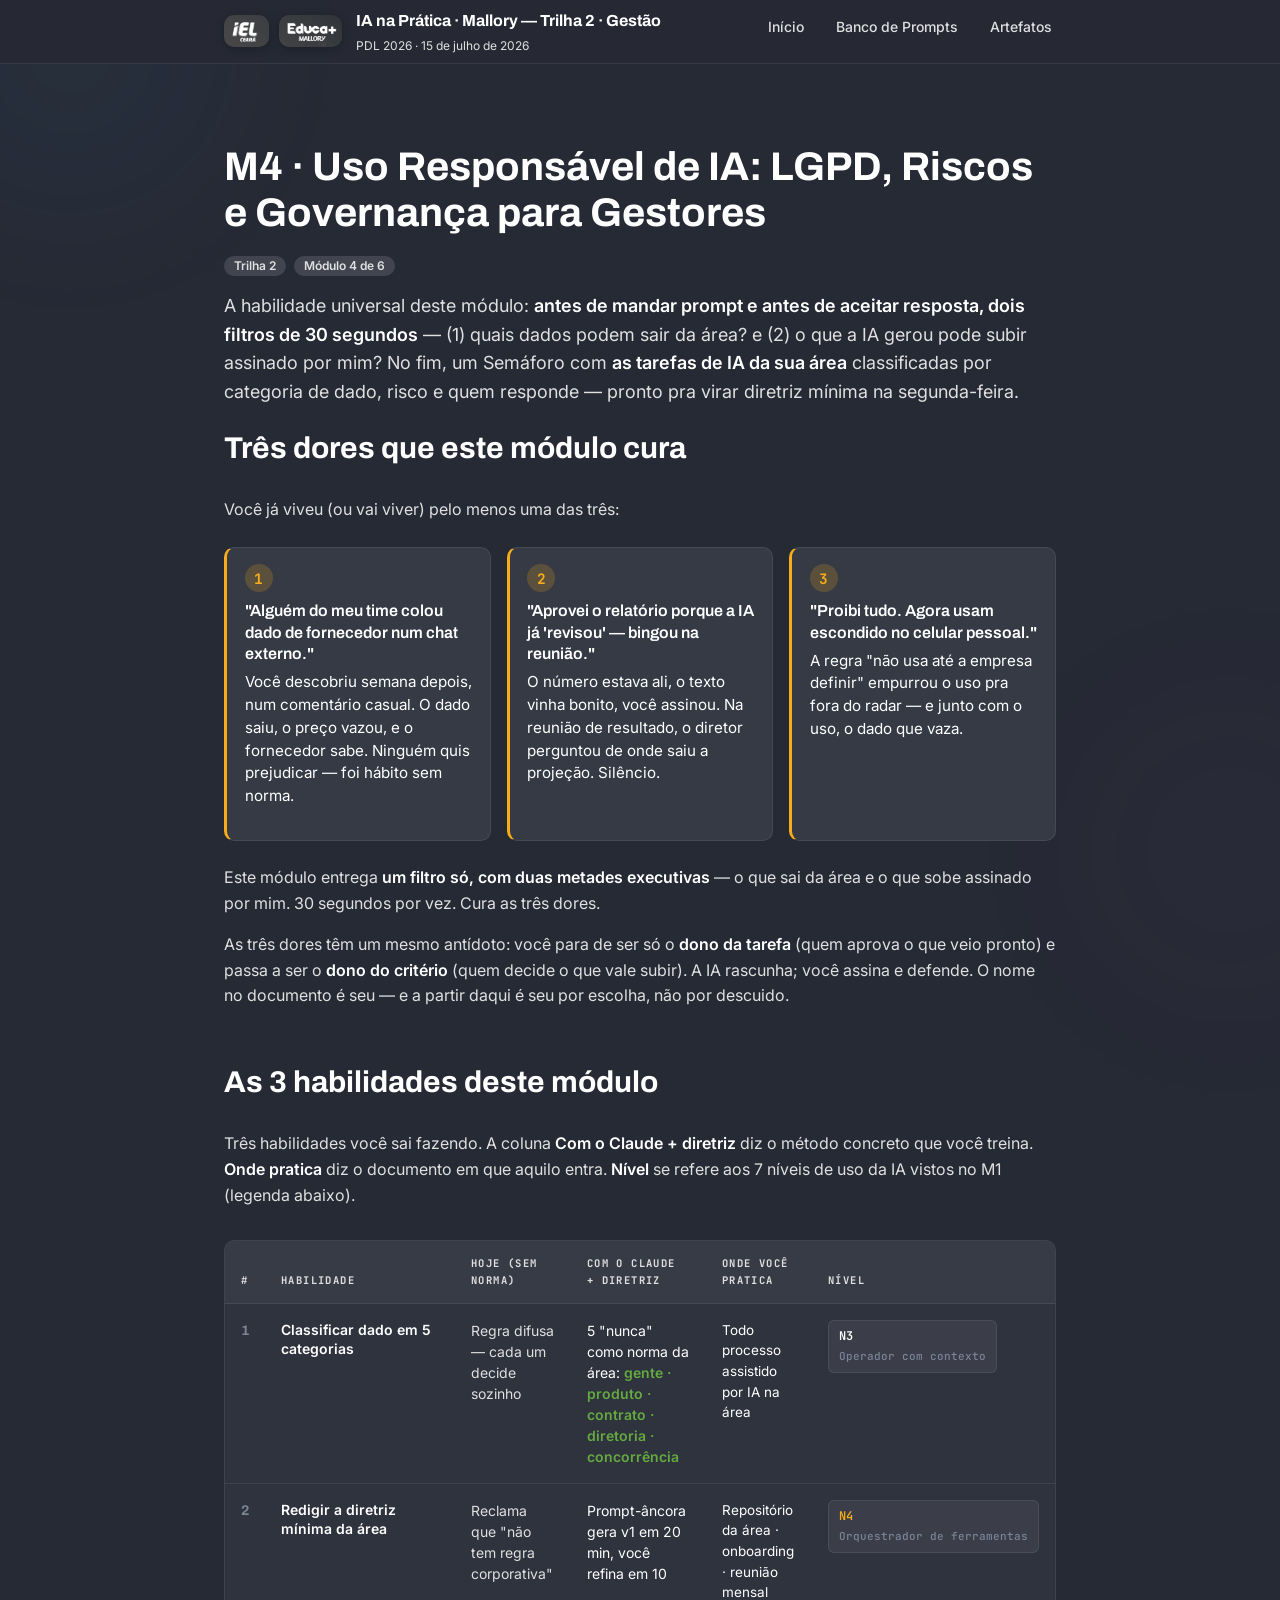
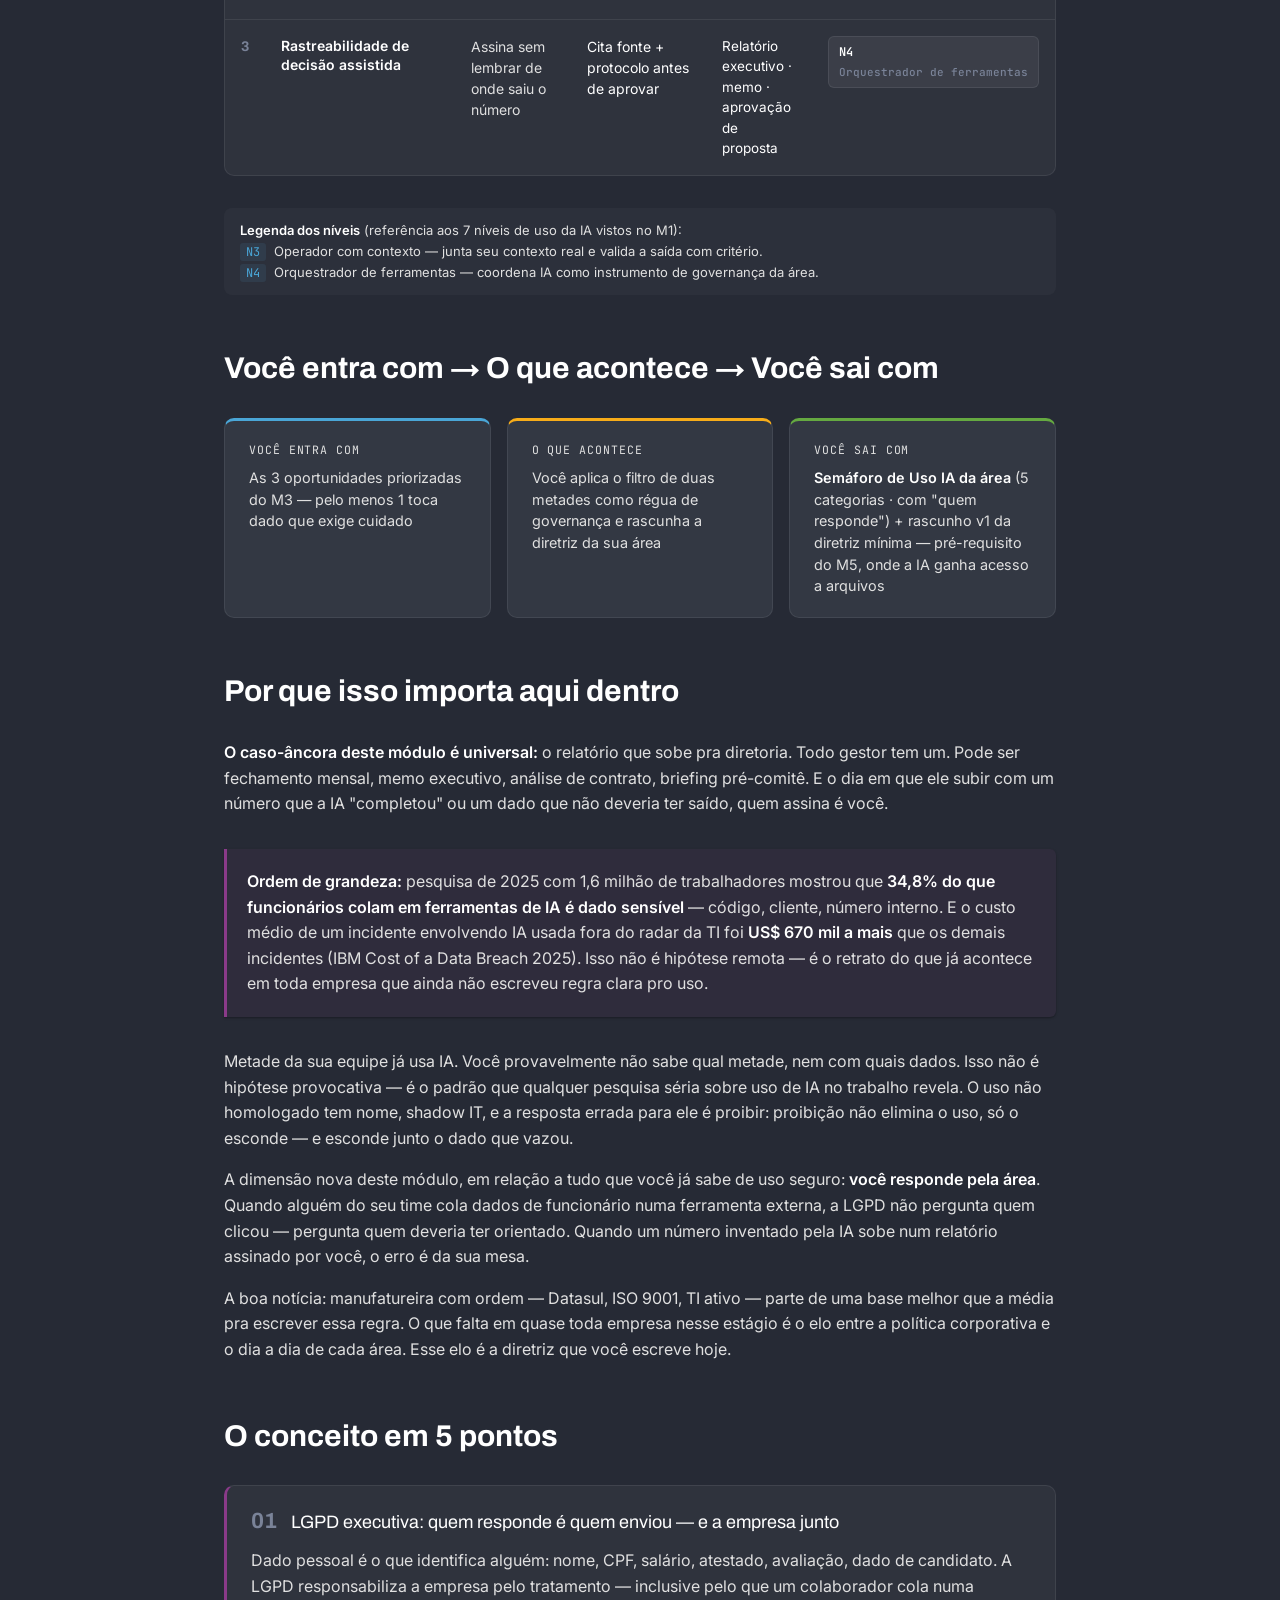
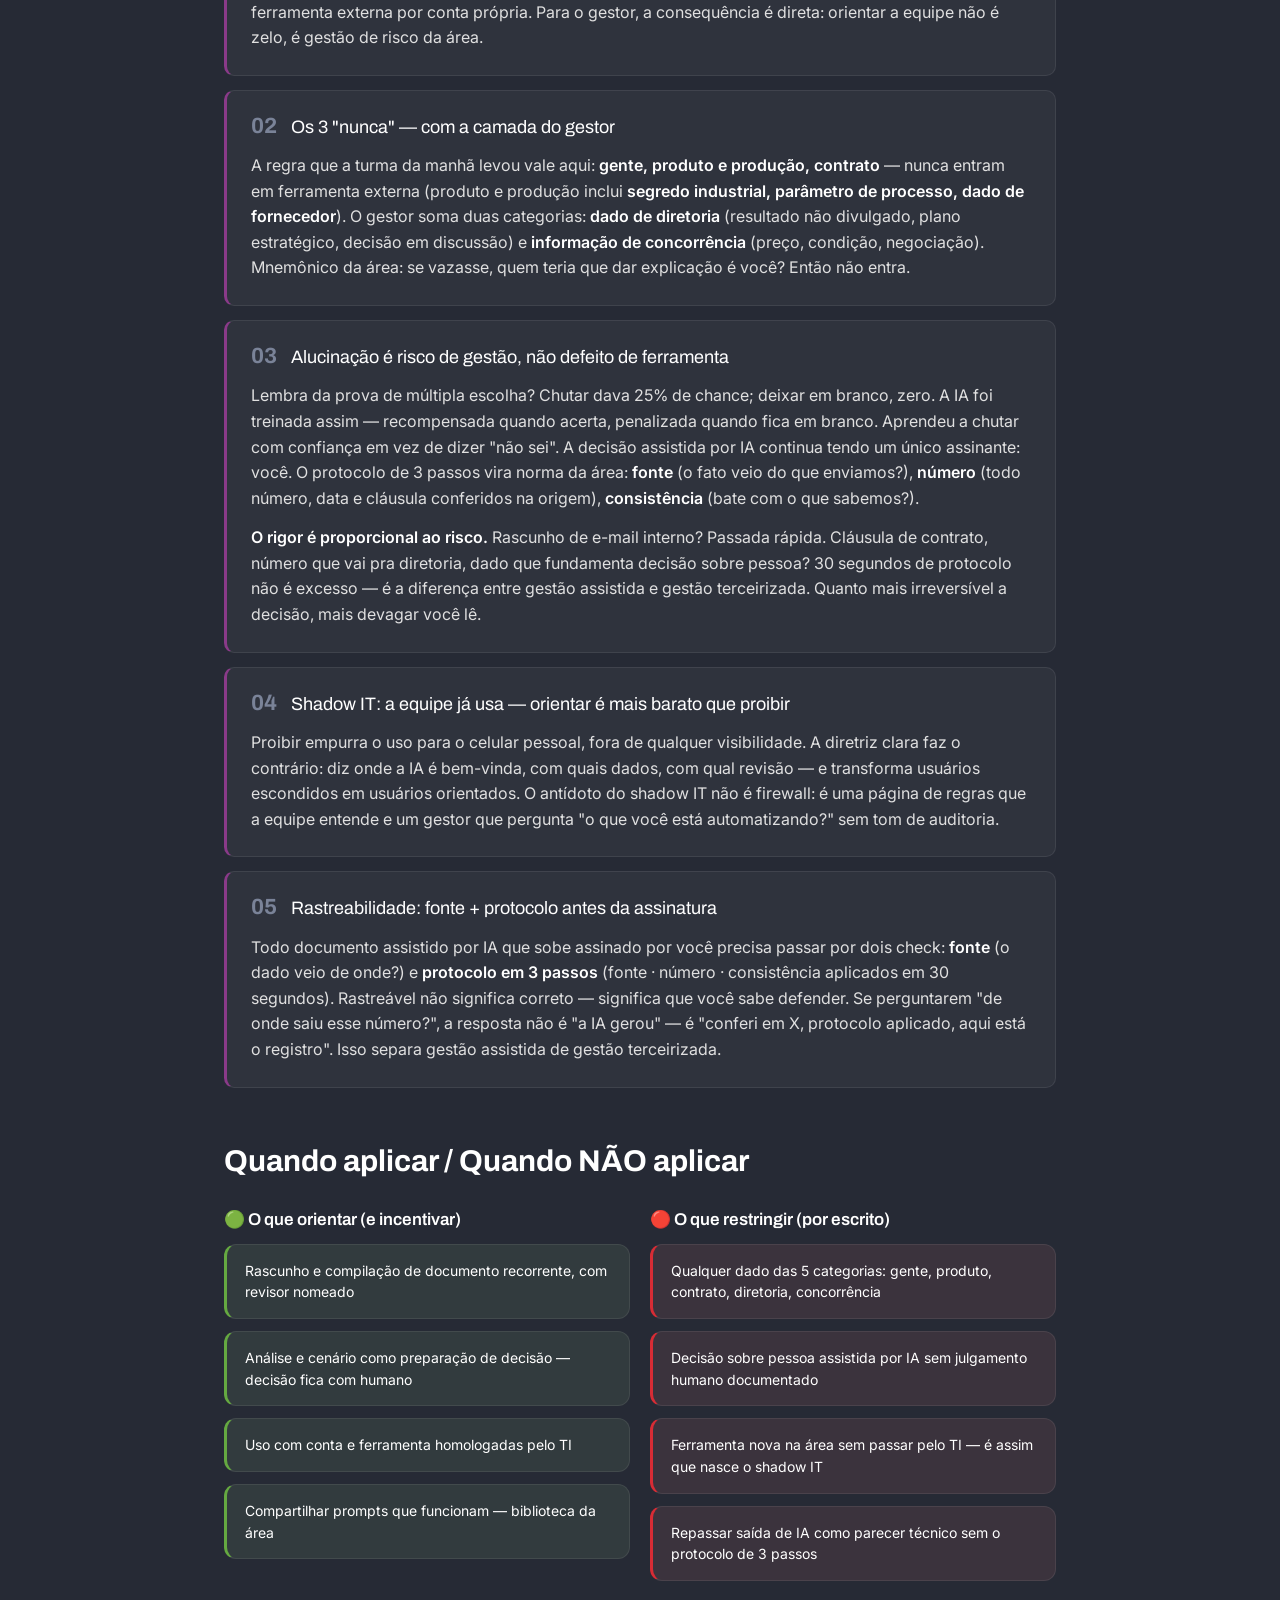
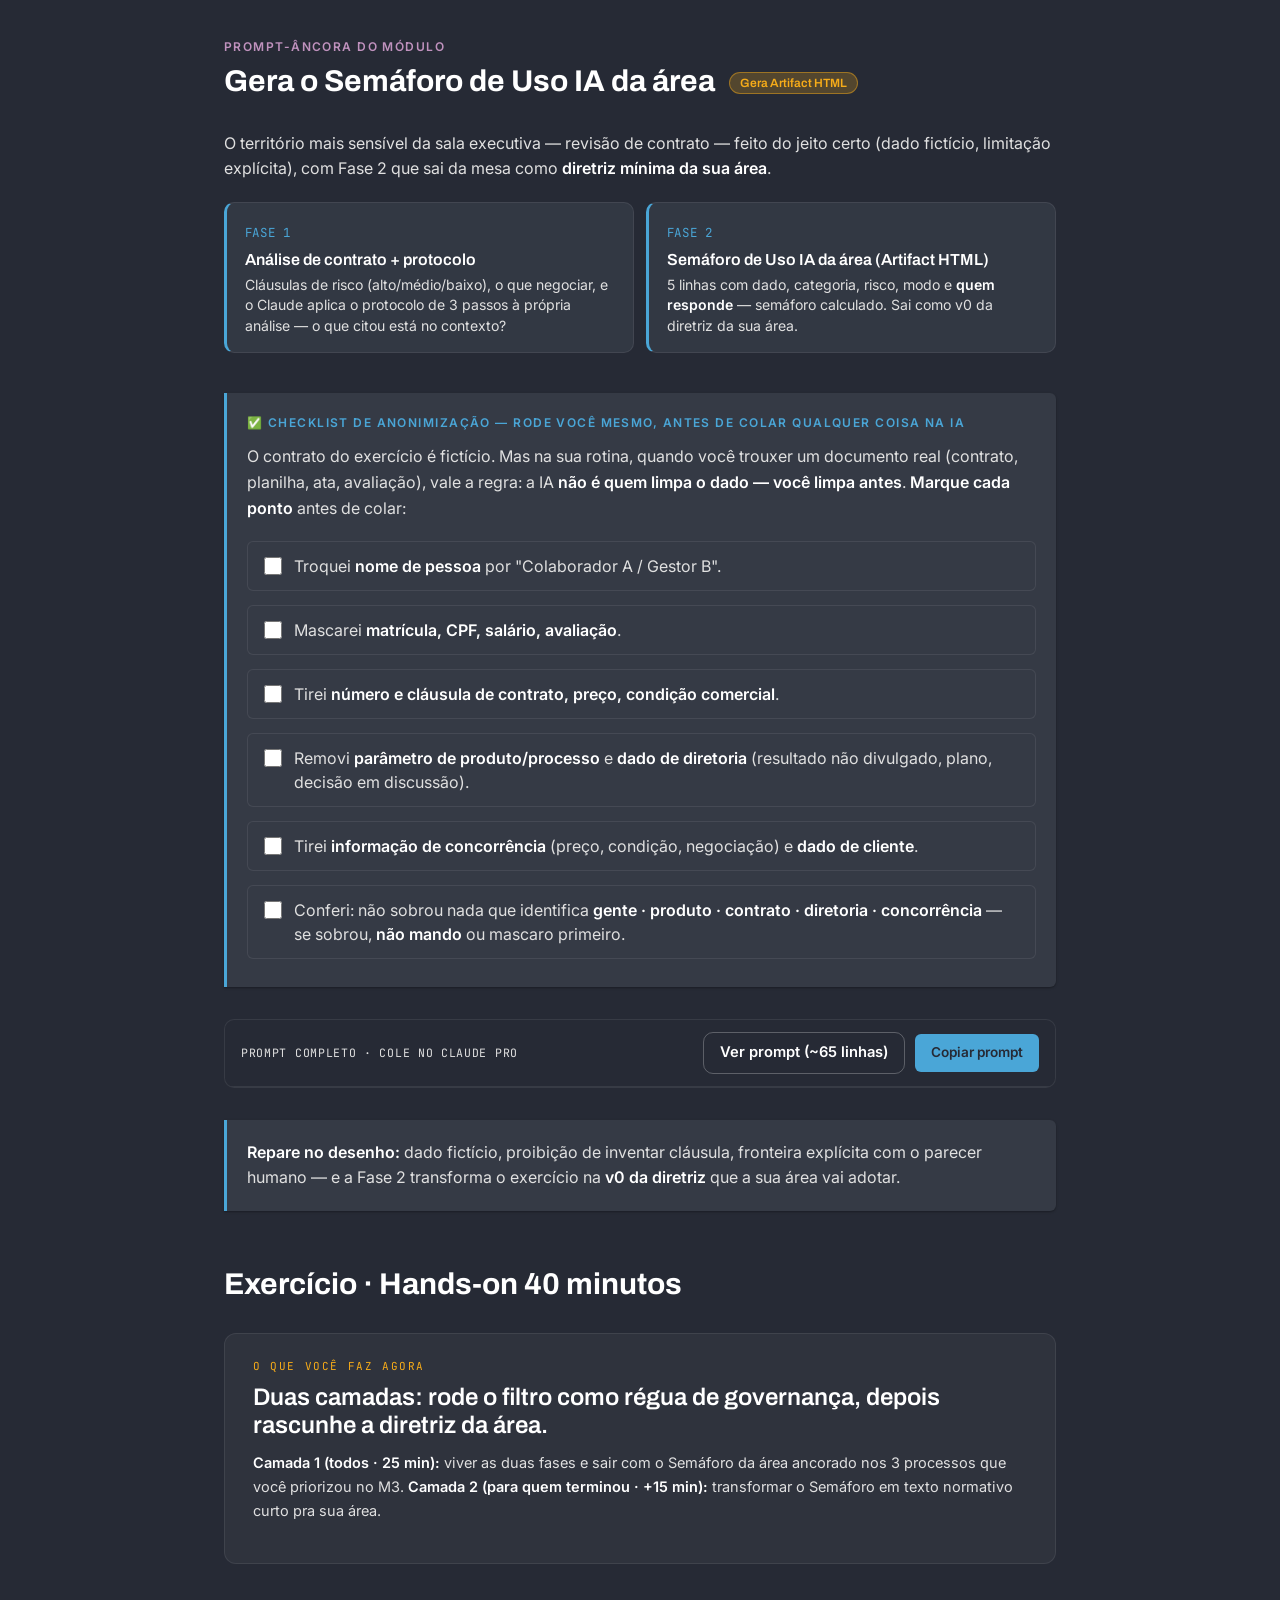
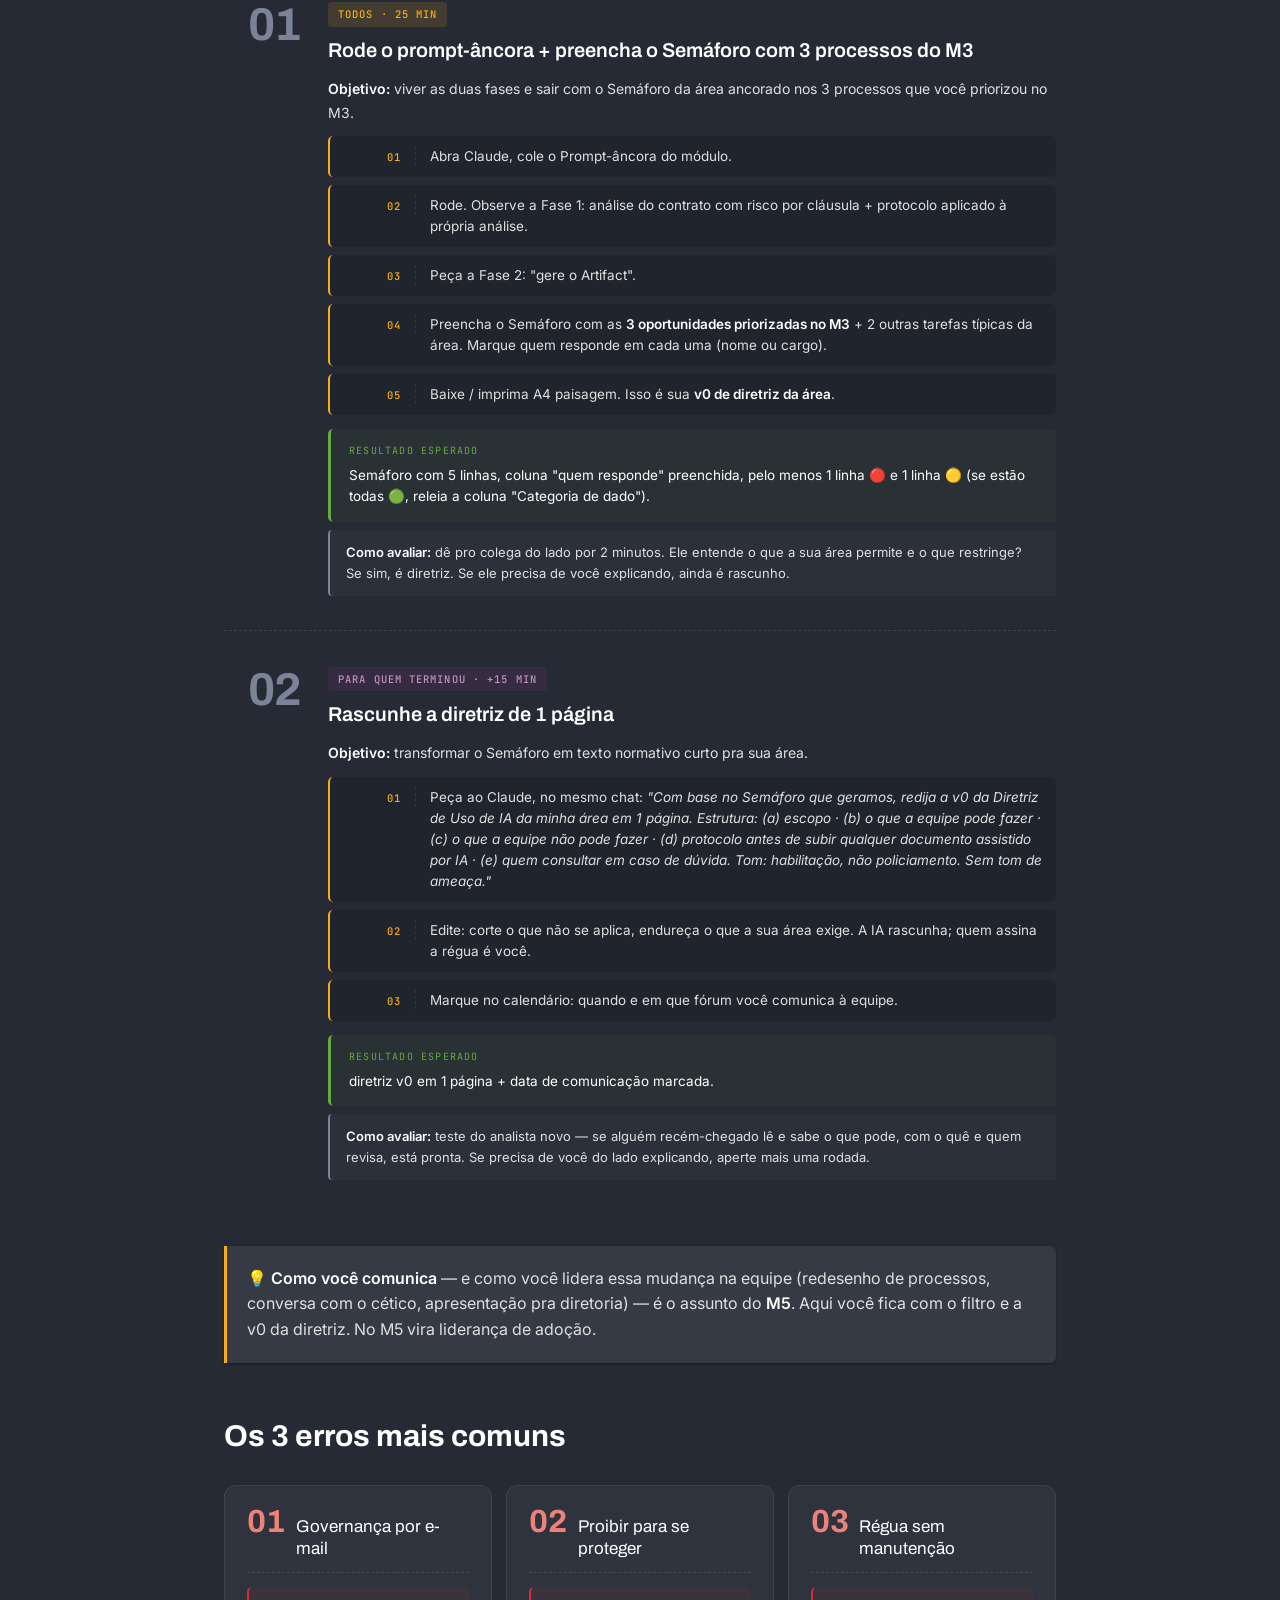
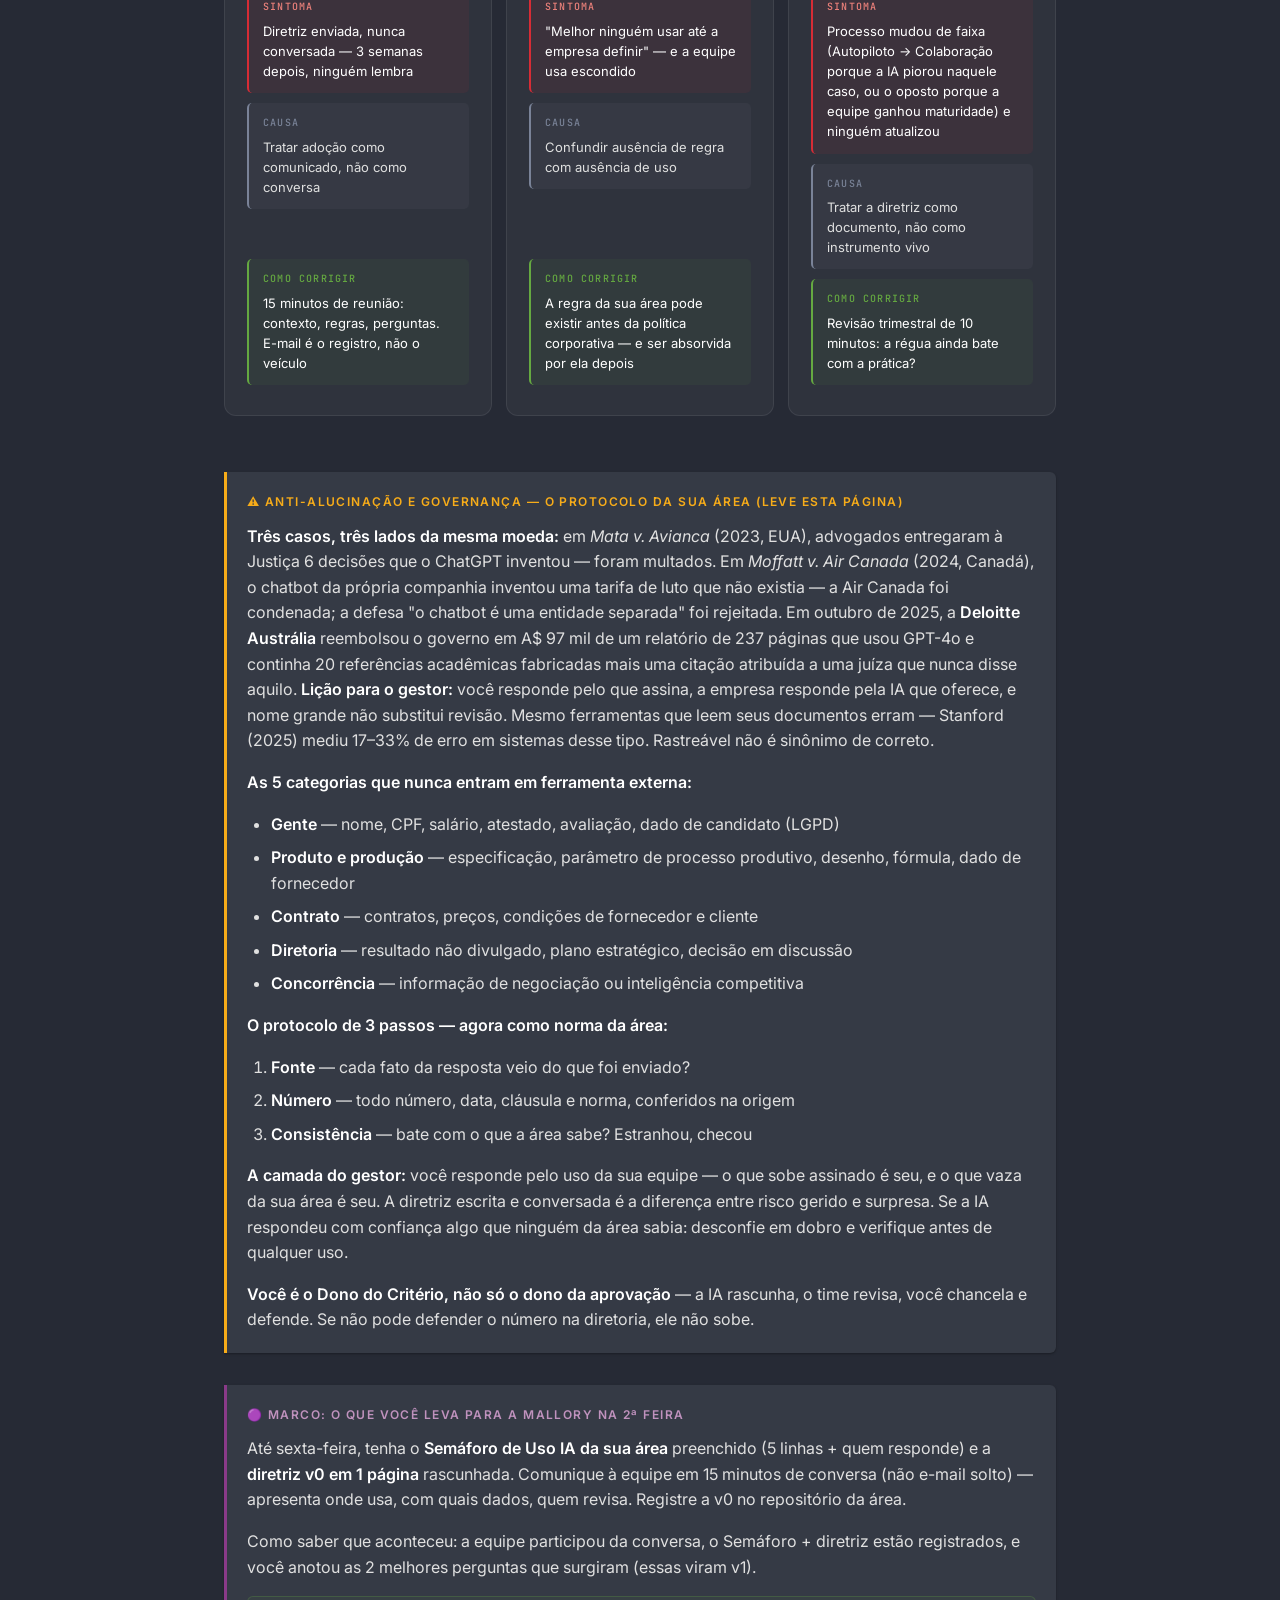
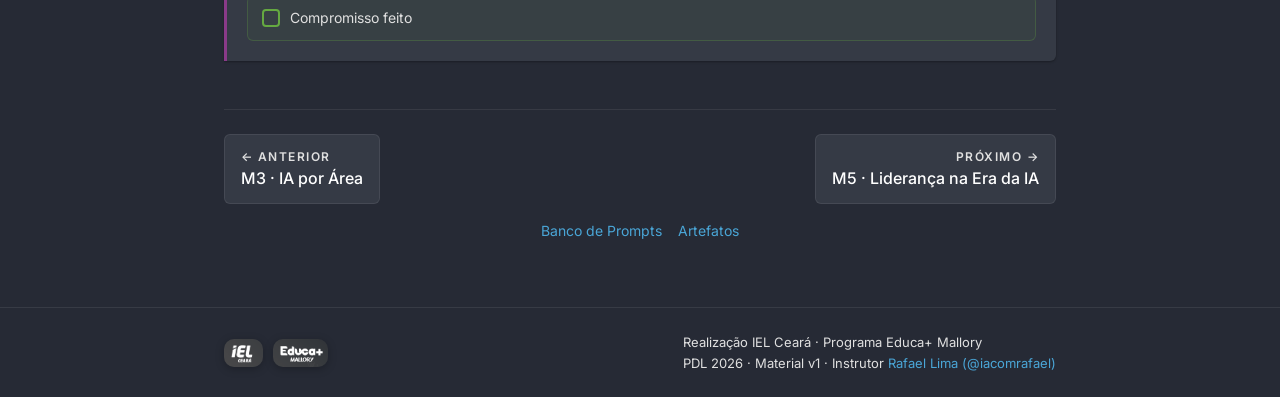
<file: m4/index.html>
<!DOCTYPE html>
<html lang="pt-BR">
<head>
  <meta charset="UTF-8">
  <meta name="viewport" content="width=device-width, initial-scale=1.0">
  <title>M4 · Uso Responsável de IA: LGPD, Riscos e Governança para Gestores · Mallory PDL 2026</title>
  <link rel="preconnect" href="https://fonts.googleapis.com">
  <link rel="preconnect" href="https://fonts.gstatic.com" crossorigin>
  <link rel="stylesheet" href="https://fonts.googleapis.com/css2?family=Archivo:wght@600;700&family=Inter:wght@400;500;600&family=JetBrains+Mono:wght@400&display=swap">
  <link rel="stylesheet" href="../assets/style.css">
</head>
<body>

<div class="ambient-blob ambient-blob-blue" aria-hidden="true"></div>
<div class="ambient-blob ambient-blob-purple" aria-hidden="true"></div>

<header class="site-header">
  <div class="container">
    <div class="site-brand">
      <div class="site-logos">
        <img src="../assets/logos/iel-ceara.png" alt="IEL Ceará">
        <img src="../assets/logos/educa-mais-mallory.png" alt="Educa+ Mallory">
      </div>
      <div class="site-brand-text">
        <a href="../">IA na Prática · Mallory — Trilha 2 · Gestão</a>
        <span class="site-meta">PDL 2026 · 15 de julho de 2026</span>
      </div>
    </div>
    <button class="nav-toggle" aria-expanded="false" aria-controls="site-nav">Menu</button>
    <nav class="site-nav" id="site-nav" aria-label="Navegação principal">
      <ul>
        <li><a href="../">Início</a></li>
        <li><a href="../banco-de-prompts/">Banco de Prompts</a></li>
        <li><a href="../artefatos/">Artefatos</a></li>
      </ul>
    </nav>
  </div>
</header>

<main>
  <div class="container">

    <section class="hero">
      <h1>M4 · Uso Responsável de IA: LGPD, Riscos e Governança para Gestores</h1>
      <div class="page-meta">
        <span class="badge">Trilha 2</span>
        <span class="badge">Módulo 4 de 6</span>
      </div>
      <p class="lead">A habilidade universal deste módulo: <strong>antes de mandar prompt e antes de aceitar resposta, dois filtros de 30 segundos</strong> — (1) quais dados podem sair da área? e (2) o que a IA gerou pode subir assinado por mim? No fim, um Semáforo com <strong>as tarefas de IA da sua área</strong> classificadas por categoria de dado, risco e quem responde — pronto pra virar diretriz mínima na segunda-feira.</p>
    </section>

    <section class="section">
      <h2>Três dores que este módulo cura</h2>
      <p class="secao-lead">Você já viveu (ou vai viver) pelo menos uma das três:</p>
      <div class="dores-grid">
        <article class="dor-card">
          <div class="dor-card__num">1</div>
          <h3>"Alguém do meu time colou dado de fornecedor num chat externo."</h3>
          <p class="dor-card__texto">Você descobriu semana depois, num comentário casual. O dado saiu, o preço vazou, e o fornecedor sabe. Ninguém quis prejudicar — foi hábito sem norma.</p>
        </article>
        <article class="dor-card">
          <div class="dor-card__num">2</div>
          <h3>"Aprovei o relatório porque a IA já 'revisou' — bingou na reunião."</h3>
          <p class="dor-card__texto">O número estava ali, o texto vinha bonito, você assinou. Na reunião de resultado, o diretor perguntou de onde saiu a projeção. Silêncio.</p>
        </article>
        <article class="dor-card">
          <div class="dor-card__num">3</div>
          <h3>"Proibi tudo. Agora usam escondido no celular pessoal."</h3>
          <p class="dor-card__texto">A regra "não usa até a empresa definir" empurrou o uso pra fora do radar — e junto com o uso, o dado que vaza.</p>
        </article>
      </div>
      <p>Este módulo entrega <strong>um filtro só, com duas metades executivas</strong> — o que sai da área e o que sobe assinado por mim. 30 segundos por vez. Cura as três dores.</p>
      <p>As três dores têm um mesmo antídoto: você para de ser só o <strong>dono da tarefa</strong> (quem aprova o que veio pronto) e passa a ser o <strong>dono do critério</strong> (quem decide o que vale subir). A IA rascunha; você assina e defende. O nome no documento é seu — e a partir daqui é seu por escolha, não por descuido.</p>
    </section>

    <section class="section">
      <h2>As 3 habilidades deste módulo</h2>
      <p class="secao-lead">Três habilidades você sai fazendo. A coluna <strong>Com o Claude + diretriz</strong> diz o método concreto que você treina. <strong>Onde pratica</strong> diz o documento em que aquilo entra. <strong>Nível</strong> se refere aos 7 níveis de uso da IA vistos no M1 (legenda abaixo).</p>
      <div class="table-wrap">
        <table class="hab-table">
          <thead>
            <tr>
              <th>#</th>
              <th>Habilidade</th>
              <th>Hoje (sem norma)</th>
              <th>Com o Claude + diretriz</th>
              <th>Onde você pratica</th>
              <th>Nível</th>
            </tr>
          </thead>
          <tbody>
            <tr>
              <td class="hab-num-cell">1</td>
              <td class="hab-name-cell">Classificar dado em <strong>5 categorias</strong></td>
              <td class="hab-why-cell">Regra difusa — cada um decide sozinho</td>
              <td class="hab-how-cell">5 "nunca" como norma da área: <strong>gente · produto · contrato · diretoria · concorrência</strong></td>
              <td class="hab-onde-cell">
                <span class="produto">Todo processo assistido por IA na área</span>
              </td>
              <td>
                <div class="nivel-badge">
                  <span class="n-code">N3</span>
                  <span class="n-label">Operador com contexto</span>
                </div>
              </td>
            </tr>
            <tr>
              <td class="hab-num-cell">2</td>
              <td class="hab-name-cell">Redigir a <strong>diretriz mínima</strong> da área</td>
              <td class="hab-why-cell">Reclama que "não tem regra corporativa"</td>
              <td class="hab-how-cell">Prompt-âncora gera v1 em 20 min, você refina em 10</td>
              <td class="hab-onde-cell">
                <span class="produto">Repositório da área · onboarding · reunião mensal</span>
              </td>
              <td>
                <div class="nivel-badge jump">
                  <span class="n-code">N4</span>
                  <span class="n-label">Orquestrador de ferramentas</span>
                </div>
              </td>
            </tr>
            <tr>
              <td class="hab-num-cell">3</td>
              <td class="hab-name-cell"><strong>Rastreabilidade</strong> de decisão assistida</td>
              <td class="hab-why-cell">Assina sem lembrar de onde saiu o número</td>
              <td class="hab-how-cell">Cita fonte + protocolo antes de aprovar</td>
              <td class="hab-onde-cell">
                <span class="produto">Relatório executivo · memo · aprovação de proposta</span>
              </td>
              <td>
                <div class="nivel-badge">
                  <span class="n-code">N4</span>
                  <span class="n-label">Orquestrador de ferramentas</span>
                </div>
              </td>
            </tr>
          </tbody>
        </table>
      </div>
      <div class="legend-nivel">
        <strong>Legenda dos níveis</strong> (referência aos 7 níveis de uso da IA vistos no M1):
        <br>
        <span class="lg-item"><code>N3</code> Operador com contexto — junta seu contexto real e valida a saída com critério.</span>
        <span class="lg-item"><code>N4</code> Orquestrador de ferramentas — coordena IA como instrumento de governança da área.</span>
      </div>
    </section>

    <section class="section">
      <h2>Você entra com → O que acontece → Você sai com</h2>
      <div class="ipo-caixas">
        <article class="ipo-caixa ipo-caixa--entra">
          <span class="ipo-caixa__label">Você entra com</span>
          <p>As 3 oportunidades priorizadas do M3 — pelo menos 1 toca dado que exige cuidado</p>
        </article>
        <article class="ipo-caixa ipo-caixa--processa">
          <span class="ipo-caixa__label">O que acontece</span>
          <p>Você aplica o filtro de duas metades como régua de governança e rascunha a diretriz da sua área</p>
        </article>
        <article class="ipo-caixa ipo-caixa--sai">
          <span class="ipo-caixa__label">Você sai com</span>
          <p><strong>Semáforo de Uso IA da área</strong> (5 categorias · com "quem responde") + rascunho v1 da diretriz mínima — pré-requisito do M5, onde a IA ganha acesso a arquivos</p>
        </article>
      </div>
    </section>

    <section class="section">
      <h2>Por que isso importa aqui dentro</h2>
      <p><strong>O caso-âncora deste módulo é universal:</strong> o relatório que sobe pra diretoria. Todo gestor tem um. Pode ser fechamento mensal, memo executivo, análise de contrato, briefing pré-comitê. E o dia em que ele subir com um número que a IA "completou" ou um dado que não deveria ter saído, quem assina é você.</p>
      <div class="callout callout-info callout-info--dado">
        <p><strong>Ordem de grandeza:</strong> pesquisa de 2025 com 1,6 milhão de trabalhadores mostrou que <strong>34,8% do que funcionários colam em ferramentas de IA é dado sensível</strong> — código, cliente, número interno. E o custo médio de um incidente envolvendo IA usada fora do radar da TI foi <strong>US$ 670 mil a mais</strong> que os demais incidentes (IBM Cost of a Data Breach 2025). Isso não é hipótese remota — é o retrato do que já acontece em toda empresa que ainda não escreveu regra clara pro uso.</p>
      </div>
      <p>Metade da sua equipe já usa IA. Você provavelmente não sabe qual metade, nem com quais dados. Isso não é hipótese provocativa — é o padrão que qualquer pesquisa séria sobre uso de IA no trabalho revela. O uso não homologado tem nome, shadow IT, e a resposta errada para ele é proibir: proibição não elimina o uso, só o esconde — e esconde junto o dado que vazou.</p>
      <p>A dimensão nova deste módulo, em relação a tudo que você já sabe de uso seguro: <strong>você responde pela área</strong>. Quando alguém do seu time cola dados de funcionário numa ferramenta externa, a LGPD não pergunta quem clicou — pergunta quem deveria ter orientado. Quando um número inventado pela IA sobe num relatório assinado por você, o erro é da sua mesa.</p>
      <p>A boa notícia: manufatureira com ordem — Datasul, ISO 9001, TI ativo — parte de uma base melhor que a média pra escrever essa regra. O que falta em quase toda empresa nesse estágio é o elo entre a política corporativa e o dia a dia de cada área. Esse elo é a diretriz que você escreve hoje.</p>
    </section>

    <section class="section">
      <h2>O conceito em 5 pontos</h2>
      <div class="hab-grid">
        <div class="hab-card t2">
          <div class="hab-card-head">
            <div class="hab-card-num">01</div>
            <div class="hab-card-title">LGPD executiva: quem responde é quem enviou — e a empresa junto</div>
          </div>
          <p>Dado pessoal é o que identifica alguém: nome, CPF, salário, atestado, avaliação, dado de candidato. A LGPD responsabiliza a empresa pelo tratamento — inclusive pelo que um colaborador cola numa ferramenta externa por conta própria. Para o gestor, a consequência é direta: orientar a equipe não é zelo, é gestão de risco da área.</p>
        </div>
        <div class="hab-card t2">
          <div class="hab-card-head">
            <div class="hab-card-num">02</div>
            <div class="hab-card-title">Os 3 "nunca" — com a camada do gestor</div>
          </div>
          <p>A regra que a turma da manhã levou vale aqui: <strong>gente, produto e produção, contrato</strong> — nunca entram em ferramenta externa (produto e produção inclui <strong>segredo industrial, parâmetro de processo, dado de fornecedor</strong>). O gestor soma duas categorias: <strong>dado de diretoria</strong> (resultado não divulgado, plano estratégico, decisão em discussão) e <strong>informação de concorrência</strong> (preço, condição, negociação). Mnemônico da área: se vazasse, quem teria que dar explicação é você? Então não entra.</p>
        </div>
        <div class="hab-card t2">
          <div class="hab-card-head">
            <div class="hab-card-num">03</div>
            <div class="hab-card-title">Alucinação é risco de gestão, não defeito de ferramenta</div>
          </div>
          <p>Lembra da prova de múltipla escolha? Chutar dava 25% de chance; deixar em branco, zero. A IA foi treinada assim — recompensada quando acerta, penalizada quando fica em branco. Aprendeu a chutar com confiança em vez de dizer "não sei". A decisão assistida por IA continua tendo um único assinante: você. O protocolo de 3 passos vira norma da área: <strong>fonte</strong> (o fato veio do que enviamos?), <strong>número</strong> (todo número, data e cláusula conferidos na origem), <strong>consistência</strong> (bate com o que sabemos?).</p>
          <p><strong>O rigor é proporcional ao risco.</strong> Rascunho de e-mail interno? Passada rápida. Cláusula de contrato, número que vai pra diretoria, dado que fundamenta decisão sobre pessoa? 30 segundos de protocolo não é excesso — é a diferença entre gestão assistida e gestão terceirizada. Quanto mais irreversível a decisão, mais devagar você lê.</p>
        </div>
        <div class="hab-card t2">
          <div class="hab-card-head">
            <div class="hab-card-num">04</div>
            <div class="hab-card-title">Shadow IT: a equipe já usa — orientar é mais barato que proibir</div>
          </div>
          <p>Proibir empurra o uso para o celular pessoal, fora de qualquer visibilidade. A diretriz clara faz o contrário: diz onde a IA é bem-vinda, com quais dados, com qual revisão — e transforma usuários escondidos em usuários orientados. O antídoto do shadow IT não é firewall: é uma página de regras que a equipe entende e um gestor que pergunta "o que você está automatizando?" sem tom de auditoria.</p>
        </div>
        <div class="hab-card t2">
          <div class="hab-card-head">
            <div class="hab-card-num">05</div>
            <div class="hab-card-title">Rastreabilidade: fonte + protocolo antes da assinatura</div>
          </div>
          <p>Todo documento assistido por IA que sobe assinado por você precisa passar por dois check: <strong>fonte</strong> (o dado veio de onde?) e <strong>protocolo em 3 passos</strong> (fonte · número · consistência aplicados em 30 segundos). Rastreável não significa correto — significa que você sabe defender. Se perguntarem "de onde saiu esse número?", a resposta não é "a IA gerou" — é "conferi em X, protocolo aplicado, aqui está o registro". Isso separa gestão assistida de gestão terceirizada.</p>
        </div>
      </div>
    </section>

    <section class="section">
      <h2>Quando aplicar / Quando NÃO aplicar</h2>
      <div class="gat-quando-grid">
        <div class="gat-quando-col">
          <h3 class="gat-quando-head">🟢 O que orientar (e incentivar)</h3>
          <article class="gat gat--verde"><p class="gat-frase">Rascunho e compilação de documento recorrente, com revisor nomeado</p></article>
          <article class="gat gat--verde"><p class="gat-frase">Análise e cenário como preparação de decisão — decisão fica com humano</p></article>
          <article class="gat gat--verde"><p class="gat-frase">Uso com conta e ferramenta homologadas pelo TI</p></article>
          <article class="gat gat--verde"><p class="gat-frase">Compartilhar prompts que funcionam — biblioteca da área</p></article>
        </div>
        <div class="gat-quando-col">
          <h3 class="gat-quando-head">🔴 O que restringir (por escrito)</h3>
          <article class="gat gat--vermelho"><p class="gat-frase">Qualquer dado das 5 categorias: gente, produto, contrato, diretoria, concorrência</p></article>
          <article class="gat gat--vermelho"><p class="gat-frase">Decisão sobre pessoa assistida por IA sem julgamento humano documentado</p></article>
          <article class="gat gat--vermelho"><p class="gat-frase">Ferramenta nova na área sem passar pelo TI — é assim que nasce o shadow IT</p></article>
          <article class="gat gat--vermelho"><p class="gat-frase">Repassar saída de IA como parecer técnico sem o protocolo de 3 passos</p></article>
        </div>
      </div>
    </section>

    <section class="section prompt-ancora">
      <span class="eyebrow purple">Prompt-âncora do módulo</span>
      <h2>Gera o Semáforo de Uso IA da área <span class="badge badge--artifact">Gera Artifact HTML</span></h2>
      <p class="secao-lead">O território mais sensível da sala executiva — revisão de contrato — feito do jeito certo (dado fictício, limitação explícita), com Fase 2 que sai da mesa como <strong>diretriz mínima da sua área</strong>.</p>

      <ol class="prompt-fases">
        <li class="prompt-fase"><span class="prompt-fase__num">Fase 1</span><h3>Análise de contrato + protocolo</h3><p>Cláusulas de risco (alto/médio/baixo), o que negociar, e o Claude aplica o protocolo de 3 passos à própria análise — o que citou está no contexto?</p></li>
        <li class="prompt-fase"><span class="prompt-fase__num">Fase 2</span><h3>Semáforo de Uso IA da área (Artifact HTML)</h3><p>5 linhas com dado, categoria, risco, modo e <strong>quem responde</strong> — semáforo calculado. Sai como v0 da diretriz da sua área.</p></li>
      </ol>

      <div class="callout callout-info callout-checklist">
        <p class="callout-title">✅ Checklist de anonimização — rode você mesmo, antes de colar qualquer coisa na IA</p>
        <p>O contrato do exercício é fictício. Mas na sua rotina, quando você trouxer um documento real (contrato, planilha, ata, avaliação), vale a regra: a IA <strong>não é quem limpa o dado — você limpa antes</strong>. <strong>Marque cada ponto</strong> antes de colar:</p>
        <ul class="entregavel-list" data-storage-key="m4-anon-checklist-t2">
          <li><label><input type="checkbox" data-item="nome"><span>Troquei <strong>nome de pessoa</strong> por "Colaborador A / Gestor B".</span></label></li>
          <li><label><input type="checkbox" data-item="matricula"><span>Mascarei <strong>matrícula, CPF, salário, avaliação</strong>.</span></label></li>
          <li><label><input type="checkbox" data-item="contrato"><span>Tirei <strong>número e cláusula de contrato, preço, condição comercial</strong>.</span></label></li>
          <li><label><input type="checkbox" data-item="diretoria"><span>Removi <strong>parâmetro de produto/processo</strong> e <strong>dado de diretoria</strong> (resultado não divulgado, plano, decisão em discussão).</span></label></li>
          <li><label><input type="checkbox" data-item="concorrencia"><span>Tirei <strong>informação de concorrência</strong> (preço, condição, negociação) e <strong>dado de cliente</strong>.</span></label></li>
          <li><label><input type="checkbox" data-item="final"><span>Conferi: não sobrou nada que identifica <strong>gente · produto · contrato · diretoria · concorrência</strong> — se sobrou, <strong>não mando</strong> ou mascaro primeiro.</span></label></li>
        </ul>
      </div>

      <div class="prompt-copiar">
        <div class="prompt-copiar__header">
          <span class="mono">PROMPT COMPLETO · COLE NO CLAUDE PRO</span>
          <div class="prompt-copiar__actions">
            <button class="btn-secondary btn-toggle-prompt" type="button" aria-expanded="false" aria-controls="prompt-ancora-m4-details">Ver prompt (~65 linhas)</button>
            <button class="btn-copiar" type="button" data-copy-target="#prompt-ancora-m4">Copiar prompt</button>
          </div>
        </div>
        <details class="prompt-copiar__details" id="prompt-ancora-m4-details">
          <summary class="visually-hidden">Prompt completo (colapsado)</summary>
        <pre id="prompt-ancora-m4"># PAPEL
Você é um consultor de governança de dados em indústria, com especialização em uso
responsável de IA em equipes de gestão. Trabalha em duas fases dentro deste chat.

# CONTEXTO
Sou [meu cargo] em Mallory, gerência/coordenação de [minha área], time de N pessoas.
Vou treinar o filtro do M4 numa cláusula sensível e depois construir o Semáforo de
Uso IA da minha área, com 5 tarefas típicas ranqueadas.

# TAREFA — FASE 1: Análise de contrato + protocolo
Contrato FICTÍCIO de fornecimento (dados abaixo). Você:
1. Identifica cláusulas de risco (alto / médio / baixo) e o que negociar.
2. Aplica o protocolo em 3 passos (fonte · número · consistência) na PRÓPRIA análise
   que gerou — o que você citou está no contexto? Alguma cláusula que você mencionou
   não está no texto colado?
3. Sinaliza os 2 pontos que exigem parecer humano do jurídico antes de qualquer ação.

Contrato:
- Vigência 24 meses, renovação automática por igual período se não houver aviso em 90 dias
- Reajuste anual pelo IGP-M, sem teto
- Multa por atraso de entrega: 0,5% por dia, limitada a 10% do pedido
- Rescisão por qualquer parte com aviso de 30 dias, sem multa após 12 meses
- Exclusividade de fornecimento do componente X durante a vigência

# TAREFA — FASE 2: Semáforo de Uso IA da área (Artifact HTML)
Depois da FASE 1, gere um Artifact HTML self-contained chamado
"Semáforo de Uso IA · [minha área] · [meu cargo]" com:

- Tabela com 5 linhas em branco pra eu preencher — colunas:
  · Tarefa da minha área em que penso usar IA
  · Dado envolvido (dropdown: nenhum · público · interno · restrito · confidencial)
  · Categoria de dado (dropdown: nenhum · gente · produto · contrato · diretoria · concorrência)
  · Risco de invenção (dropdown: baixo · médio · alto)
  · Modo recomendado (dropdown: Autopiloto · Colaboração · Manual)
  · Quem responde na minha área (texto livre — nome ou cargo)
  · Semáforo (calculado automaticamente 🟢 🟡 🔴 pela lógica abaixo)
  · Ação sugerida (texto curto autogerado)
- Botão "Copiar prompt de desidentificação" em cada linha 🟡
- Rodapé fixo com os 5 "nunca" (gente/produto/contrato/diretoria/concorrência)
  + protocolo em 3 passos + a frase "Este Semáforo é a v0 da diretriz da minha área — refino em 10 min e comunico ao time."
- Salva estado em localStorage com chave "m4-semaforo-t2"
- Botão "Imprimir A4 paisagem" + @media print otimizado
- Paleta Slate Mallory (mesma do M3 T2 — herda do repo)

Lógica do semáforo:
- 🟢 se Dado ∈ {nenhum, público} E Risco = baixo E Categoria = nenhum
- 🟡 se Dado = interno OU Risco = médio OU Categoria ∈ {produto, contrato}
- 🔴 se Dado ∈ {restrito, confidencial} OU Risco = alto OU Categoria ∈ {gente, diretoria, concorrência}

# FORMATO DE ENTREGA
1. Análise textual FASE 1 (cláusulas + risco + pontos jurídico + protocolo aplicado à própria análise)
2. Artifact HTML FASE 2 (código completo, self-contained, testado)

# LIMITAÇÕES
- Se qualquer campo do contrato ficar ambíguo, pergunte antes de assumir.
- NÃO cite cláusula que não está no contexto colado.
- NÃO emita parecer jurídico definitivo — sinalize o que precisa validação.
- NÃO gere Artifact que dependa de bibliotecas externas — HTML/CSS/JS vanilla only.

# CRITÉRIO DE SUCESSO
- Análise FASE 1 identifica risco por cláusula, aplica protocolo à si mesma
  e nomeia o que vai ao jurídico.
- Artifact FASE 2 renderiza sem erro, salva em localStorage, imprime em A4,
  e a linha "quem responde" força o gestor a nomear responsável na área.

# CRITÉRIO NEGATIVO
A resposta não pode interpretar além do texto nem sugerir ação jurídica definitiva.
Sem juridiquês não traduzido. O Semáforo não substitui julgamento gerencial — orienta.</pre>
        </details>
      </div>
      <div class="callout callout-info">
        <p><strong>Repare no desenho:</strong> dado fictício, proibição de inventar cláusula, fronteira explícita com o parecer humano — e a Fase 2 transforma o exercício na <strong>v0 da diretriz</strong> que a sua área vai adotar.</p>
      </div>
    </section>

    <section class="section">
      <h2>Exercício · Hands-on 40 minutos</h2>

      <div class="ho-hero">
        <div class="ho-hero-eyebrow">O que você faz agora</div>
        <h3>Duas camadas: rode o filtro como régua de governança, depois rascunhe a diretriz da área.</h3>
        <p class="ho-hero-lead"><strong>Camada 1 (todos · 25 min):</strong> viver as duas fases e sair com o Semáforo da área ancorado nos 3 processos que você priorizou no M3. <strong>Camada 2 (para quem terminou · +15 min):</strong> transformar o Semáforo em texto normativo curto pra sua área.</p>
      </div>

      <div class="ho-timeline t2">
        <div class="ho-etapa">
          <div class="ho-etapa-side"><div class="ho-etapa-num">01</div></div>
          <div class="ho-etapa-body">
            <span class="ho-etapa-tempo grp">Todos · 25 min</span>
            <h4 class="ho-etapa-titulo">Rode o prompt-âncora + preencha o Semáforo com 3 processos do M3</h4>
            <p class="ho-etapa-desc"><strong>Objetivo:</strong> viver as duas fases e sair com o Semáforo da área ancorado nos 3 processos que você priorizou no M3.</p>
            <div class="ho-subpassos">
              <div class="ho-subpasso"><div class="ho-subpasso-tempo">01</div><div class="ho-subpasso-txt">Abra Claude, cole o Prompt-âncora do módulo.</div></div>
              <div class="ho-subpasso"><div class="ho-subpasso-tempo">02</div><div class="ho-subpasso-txt">Rode. Observe a Fase 1: análise do contrato com risco por cláusula + protocolo aplicado à própria análise.</div></div>
              <div class="ho-subpasso"><div class="ho-subpasso-tempo">03</div><div class="ho-subpasso-txt">Peça a Fase 2: "gere o Artifact".</div></div>
              <div class="ho-subpasso"><div class="ho-subpasso-tempo">04</div><div class="ho-subpasso-txt">Preencha o Semáforo com as <strong>3 oportunidades priorizadas no M3</strong> + 2 outras tarefas típicas da área. Marque quem responde em cada uma (nome ou cargo).</div></div>
              <div class="ho-subpasso"><div class="ho-subpasso-tempo">05</div><div class="ho-subpasso-txt">Baixe / imprima A4 paisagem. Isso é sua <strong>v0 de diretriz da área</strong>.</div></div>
            </div>
            <div class="ho-saida"><span class="ho-saida-label">Resultado esperado</span>Semáforo com 5 linhas, coluna "quem responde" preenchida, pelo menos 1 linha 🔴 e 1 linha 🟡 (se estão todas 🟢, releia a coluna "Categoria de dado").</div>
            <div class="ho-marco-eval"><strong>Como avaliar:</strong> dê pro colega do lado por 2 minutos. Ele entende o que a sua área permite e o que restringe? Se sim, é diretriz. Se ele precisa de você explicando, ainda é rascunho.</div>
          </div>
        </div>
        <div class="ho-etapa">
          <div class="ho-etapa-side"><div class="ho-etapa-num">02</div></div>
          <div class="ho-etapa-body">
            <span class="ho-etapa-tempo ind">Para quem terminou · +15 min</span>
            <h4 class="ho-etapa-titulo">Rascunhe a diretriz de 1 página</h4>
            <p class="ho-etapa-desc"><strong>Objetivo:</strong> transformar o Semáforo em texto normativo curto pra sua área.</p>
            <div class="ho-subpassos">
              <div class="ho-subpasso"><div class="ho-subpasso-tempo">01</div><div class="ho-subpasso-txt">Peça ao Claude, no mesmo chat: <em>"Com base no Semáforo que geramos, redija a v0 da Diretriz de Uso de IA da minha área em 1 página. Estrutura: (a) escopo · (b) o que a equipe pode fazer · (c) o que a equipe não pode fazer · (d) protocolo antes de subir qualquer documento assistido por IA · (e) quem consultar em caso de dúvida. Tom: habilitação, não policiamento. Sem tom de ameaça."</em></div></div>
              <div class="ho-subpasso"><div class="ho-subpasso-tempo">02</div><div class="ho-subpasso-txt">Edite: corte o que não se aplica, endureça o que a sua área exige. A IA rascunha; quem assina a régua é você.</div></div>
              <div class="ho-subpasso"><div class="ho-subpasso-tempo">03</div><div class="ho-subpasso-txt">Marque no calendário: quando e em que fórum você comunica à equipe.</div></div>
            </div>
            <div class="ho-saida"><span class="ho-saida-label">Resultado esperado</span>diretriz v0 em 1 página + data de comunicação marcada.</div>
            <div class="ho-marco-eval"><strong>Como avaliar:</strong> teste do analista novo — se alguém recém-chegado lê e sabe o que pode, com o quê e quem revisa, está pronta. Se precisa de você do lado explicando, aperte mais uma rodada.</div>
          </div>
        </div>
      </div>

      <div class="callout callout-info callout-dica">
        <p><strong>💡 Como você comunica</strong> — e como você lidera essa mudança na equipe (redesenho de processos, conversa com o cético, apresentação pra diretoria) — é o assunto do <strong>M5</strong>. Aqui você fica com o filtro e a v0 da diretriz. No M5 vira liderança de adoção.</p>
      </div>
    </section>

    <section class="section">
      <h2>Os 3 erros mais comuns</h2>
      <div class="erros-grid">
        <div class="erro-card">
          <div class="erro-head">
            <div class="erro-num">01</div>
            <div class="erro-nome">Governança por e-mail</div>
          </div>
          <div class="erro-block sintoma"><span class="erro-block-label">Sintoma</span>Diretriz enviada, nunca conversada — 3 semanas depois, ninguém lembra</div>
          <div class="erro-block causa"><span class="erro-block-label">Causa</span>Tratar adoção como comunicado, não como conversa</div>
          <div class="erro-block corrige"><span class="erro-block-label">Como corrigir</span>15 minutos de reunião: contexto, regras, perguntas. E-mail é o registro, não o veículo</div>
        </div>
        <div class="erro-card">
          <div class="erro-head">
            <div class="erro-num">02</div>
            <div class="erro-nome">Proibir para se proteger</div>
          </div>
          <div class="erro-block sintoma"><span class="erro-block-label">Sintoma</span>"Melhor ninguém usar até a empresa definir" — e a equipe usa escondido</div>
          <div class="erro-block causa"><span class="erro-block-label">Causa</span>Confundir ausência de regra com ausência de uso</div>
          <div class="erro-block corrige"><span class="erro-block-label">Como corrigir</span>A regra da sua área pode existir antes da política corporativa — e ser absorvida por ela depois</div>
        </div>
        <div class="erro-card">
          <div class="erro-head">
            <div class="erro-num">03</div>
            <div class="erro-nome">Régua sem manutenção</div>
          </div>
          <div class="erro-block sintoma"><span class="erro-block-label">Sintoma</span>Processo mudou de faixa (Autopiloto → Colaboração porque a IA piorou naquele caso, ou o oposto porque a equipe ganhou maturidade) e ninguém atualizou</div>
          <div class="erro-block causa"><span class="erro-block-label">Causa</span>Tratar a diretriz como documento, não como instrumento vivo</div>
          <div class="erro-block corrige"><span class="erro-block-label">Como corrigir</span>Revisão trimestral de 10 minutos: a régua ainda bate com a prática?</div>
        </div>
      </div>
    </section>

    <div class="callout callout-alucinacao">
      <p class="callout-title">⚠️ Anti-alucinação e governança — o protocolo da sua área (leve esta página)</p>
      <p><strong>Três casos, três lados da mesma moeda:</strong> em <em>Mata v. Avianca</em> (2023, EUA), advogados entregaram à Justiça 6 decisões que o ChatGPT inventou — foram multados. Em <em>Moffatt v. Air Canada</em> (2024, Canadá), o chatbot da própria companhia inventou uma tarifa de luto que não existia — a Air Canada foi condenada; a defesa "o chatbot é uma entidade separada" foi rejeitada. Em outubro de 2025, a <strong>Deloitte Austrália</strong> reembolsou o governo em A$ 97 mil de um relatório de 237 páginas que usou GPT-4o e continha 20 referências acadêmicas fabricadas mais uma citação atribuída a uma juíza que nunca disse aquilo. <strong>Lição para o gestor:</strong> você responde pelo que assina, a empresa responde pela IA que oferece, e nome grande não substitui revisão. Mesmo ferramentas que leem seus documentos erram — Stanford (2025) mediu 17–33% de erro em sistemas desse tipo. Rastreável não é sinônimo de correto.</p>
      <p><strong>As 5 categorias que nunca entram em ferramenta externa:</strong></p>
      <ul>
        <li><strong>Gente</strong> — nome, CPF, salário, atestado, avaliação, dado de candidato (LGPD)</li>
        <li><strong>Produto e produção</strong> — especificação, parâmetro de processo produtivo, desenho, fórmula, dado de fornecedor</li>
        <li><strong>Contrato</strong> — contratos, preços, condições de fornecedor e cliente</li>
        <li><strong>Diretoria</strong> — resultado não divulgado, plano estratégico, decisão em discussão</li>
        <li><strong>Concorrência</strong> — informação de negociação ou inteligência competitiva</li>
      </ul>
      <p><strong>O protocolo de 3 passos — agora como norma da área:</strong></p>
      <ol>
        <li><strong>Fonte</strong> — cada fato da resposta veio do que foi enviado?</li>
        <li><strong>Número</strong> — todo número, data, cláusula e norma, conferidos na origem</li>
        <li><strong>Consistência</strong> — bate com o que a área sabe? Estranhou, checou</li>
      </ol>
      <p><strong>A camada do gestor:</strong> você responde pelo uso da sua equipe — o que sobe assinado é seu, e o que vaza da sua área é seu. A diretriz escrita e conversada é a diferença entre risco gerido e surpresa. Se a IA respondeu com confiança algo que ninguém da área sabia: desconfie em dobro e verifique antes de qualquer uso.</p>
      <p><strong>Você é o Dono do Critério, não só o dono da aprovação</strong> — a IA rascunha, o time revisa, você chancela e defende. Se não pode defender o número na diretoria, ele não sobe.</p>
    </div>

    <div class="callout callout-marco">
      <p class="callout-title">🟣 Marco: o que você leva para a Mallory na 2ª feira</p>
      <p>Até sexta-feira, tenha o <strong>Semáforo de Uso IA da sua área</strong> preenchido (5 linhas + quem responde) e a <strong>diretriz v0 em 1 página</strong> rascunhada. Comunique à equipe em 15 minutos de conversa (não e-mail solto) — apresenta onde usa, com quais dados, quem revisa. Registre a v0 no repositório da área.</p>
      <p>Como saber que aconteceu: a equipe participou da conversa, o Semáforo + diretriz estão registrados, e você anotou as 2 melhores perguntas que surgiram (essas viram v1).</p>
      <label class="action-check" data-key="m4-marco-t2">
        <input type="checkbox">
        <span>Compromisso feito</span>
      </label>
    </div>

    <nav class="module-nav" aria-label="Navegação entre módulos">
      <a class="nav-prev" href="../m3/">
        <span class="nav-label">← Anterior</span>
        <span class="nav-title">M3 · IA por Área</span>
      </a>
      <a class="nav-next" href="../m5/">
        <span class="nav-label">Próximo →</span>
        <span class="nav-title">M5 · Liderança na Era da IA</span>
      </a>
    </nav>

    <div class="module-nav-secondary">
      <a href="../banco-de-prompts/">Banco de Prompts</a>
      <a href="../artefatos/">Artefatos</a>
    </div>

  </div>
</main>

<footer class="site-footer">
  <div class="container">
    <div class="site-logos">
      <img src="../assets/logos/iel-ceara.png" alt="IEL Ceará">
      <img src="../assets/logos/educa-mais-mallory.png" alt="Educa+ Mallory">
    </div>
    <div class="footer-meta">
      Realização IEL Ceará · Programa Educa+ Mallory<br>
      PDL 2026 · Material v1 · Instrutor <a href="https://www.instagram.com/iacomrafael/" target="_blank" rel="noopener">Rafael Lima (@iacomrafael)</a>
    </div>
  </div>
</footer>

<script src="../assets/script.js" defer></script>
<script>
/* M4 (goal 19): copiar prompt-âncora (data-copy-target) + toggle do bloco colapsável.
   Inline no módulo — não toca o script.js compartilhado (byte-idêntico entre trilhas). */
(function () {
  'use strict';

  // Botão "Copiar prompt" (data-copy-target aponta pro bloco do prompt-âncora)
  document.querySelectorAll('.btn-copiar').forEach(function (btn) {
    btn.addEventListener('click', function () {
      var target = document.querySelector(btn.getAttribute('data-copy-target'));
      if (!target) return;
      var texto = target.textContent;
      function done() {
        var original = btn.textContent;
        btn.textContent = 'Copiado ✓';
        btn.classList.add('is-success');
        setTimeout(function () { btn.textContent = original; btn.classList.remove('is-success'); }, 2000);
      }
      function fallback() {
        try {
          var ta = document.createElement('textarea');
          ta.value = texto; ta.style.position = 'fixed'; ta.style.opacity = '0';
          document.body.appendChild(ta); ta.focus(); ta.select();
          document.execCommand('copy'); document.body.removeChild(ta); done();
        } catch (e) { btn.textContent = 'Erro — selecione manual'; }
      }
      if (navigator.clipboard && window.isSecureContext) {
        navigator.clipboard.writeText(texto).then(done, fallback);
      } else {
        fallback();
      }
    });
  });

  // Accordion do prompt-âncora: botão externo abre/fecha o bloco colapsável; print A4 abre tudo
  document.querySelectorAll('.btn-toggle-prompt').forEach(function (btn) {
    var target = document.getElementById(btn.getAttribute('aria-controls'));
    if (!target) return;
    var labelAberto = 'Ocultar prompt';
    var labelFechado = btn.textContent.trim();
    function sync() {
      btn.setAttribute('aria-expanded', String(target.open));
      btn.textContent = target.open ? labelAberto : labelFechado;
    }
    btn.addEventListener('click', function () { target.open = !target.open; sync(); });
    target.addEventListener('toggle', sync);
  });
  window.addEventListener('beforeprint', function () {
    document.querySelectorAll('.prompt-copiar__details').forEach(function (d) { d.open = true; });
  });
})();
</script>
</body>
</html>
</file>
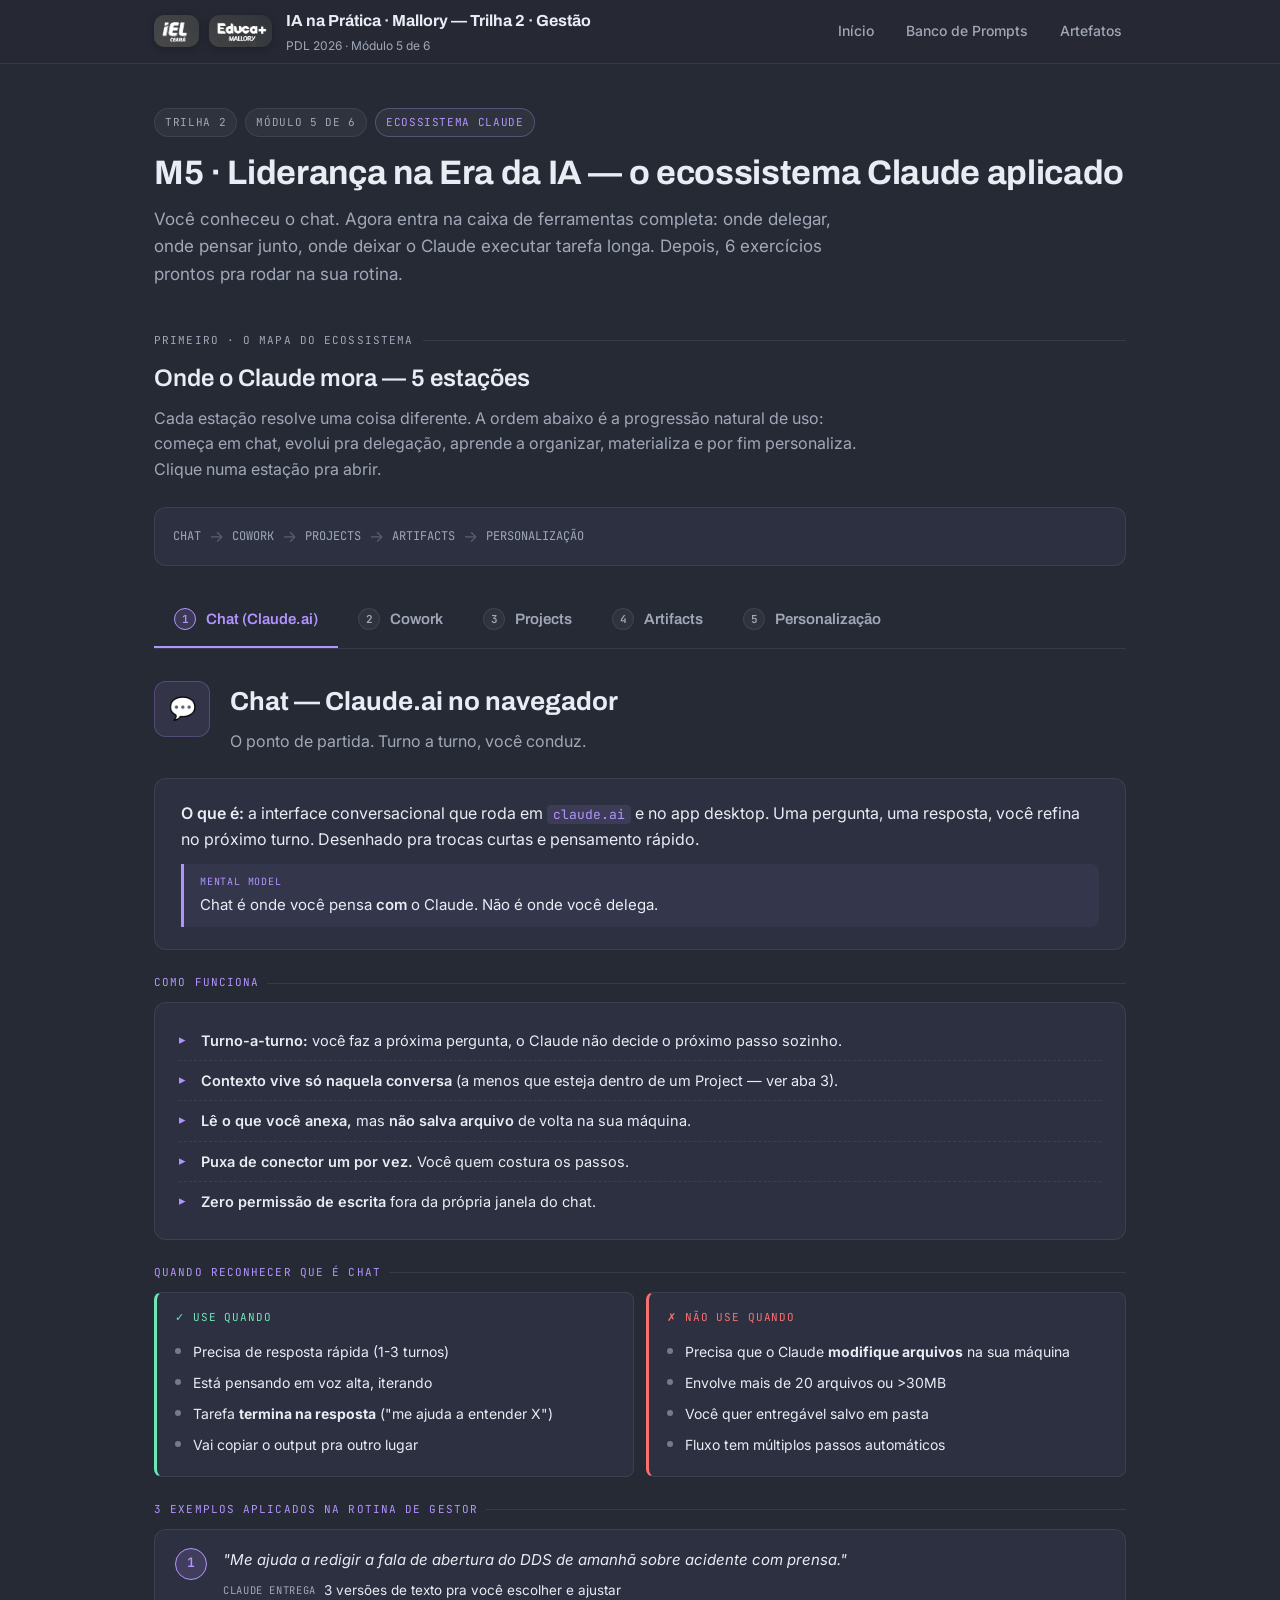
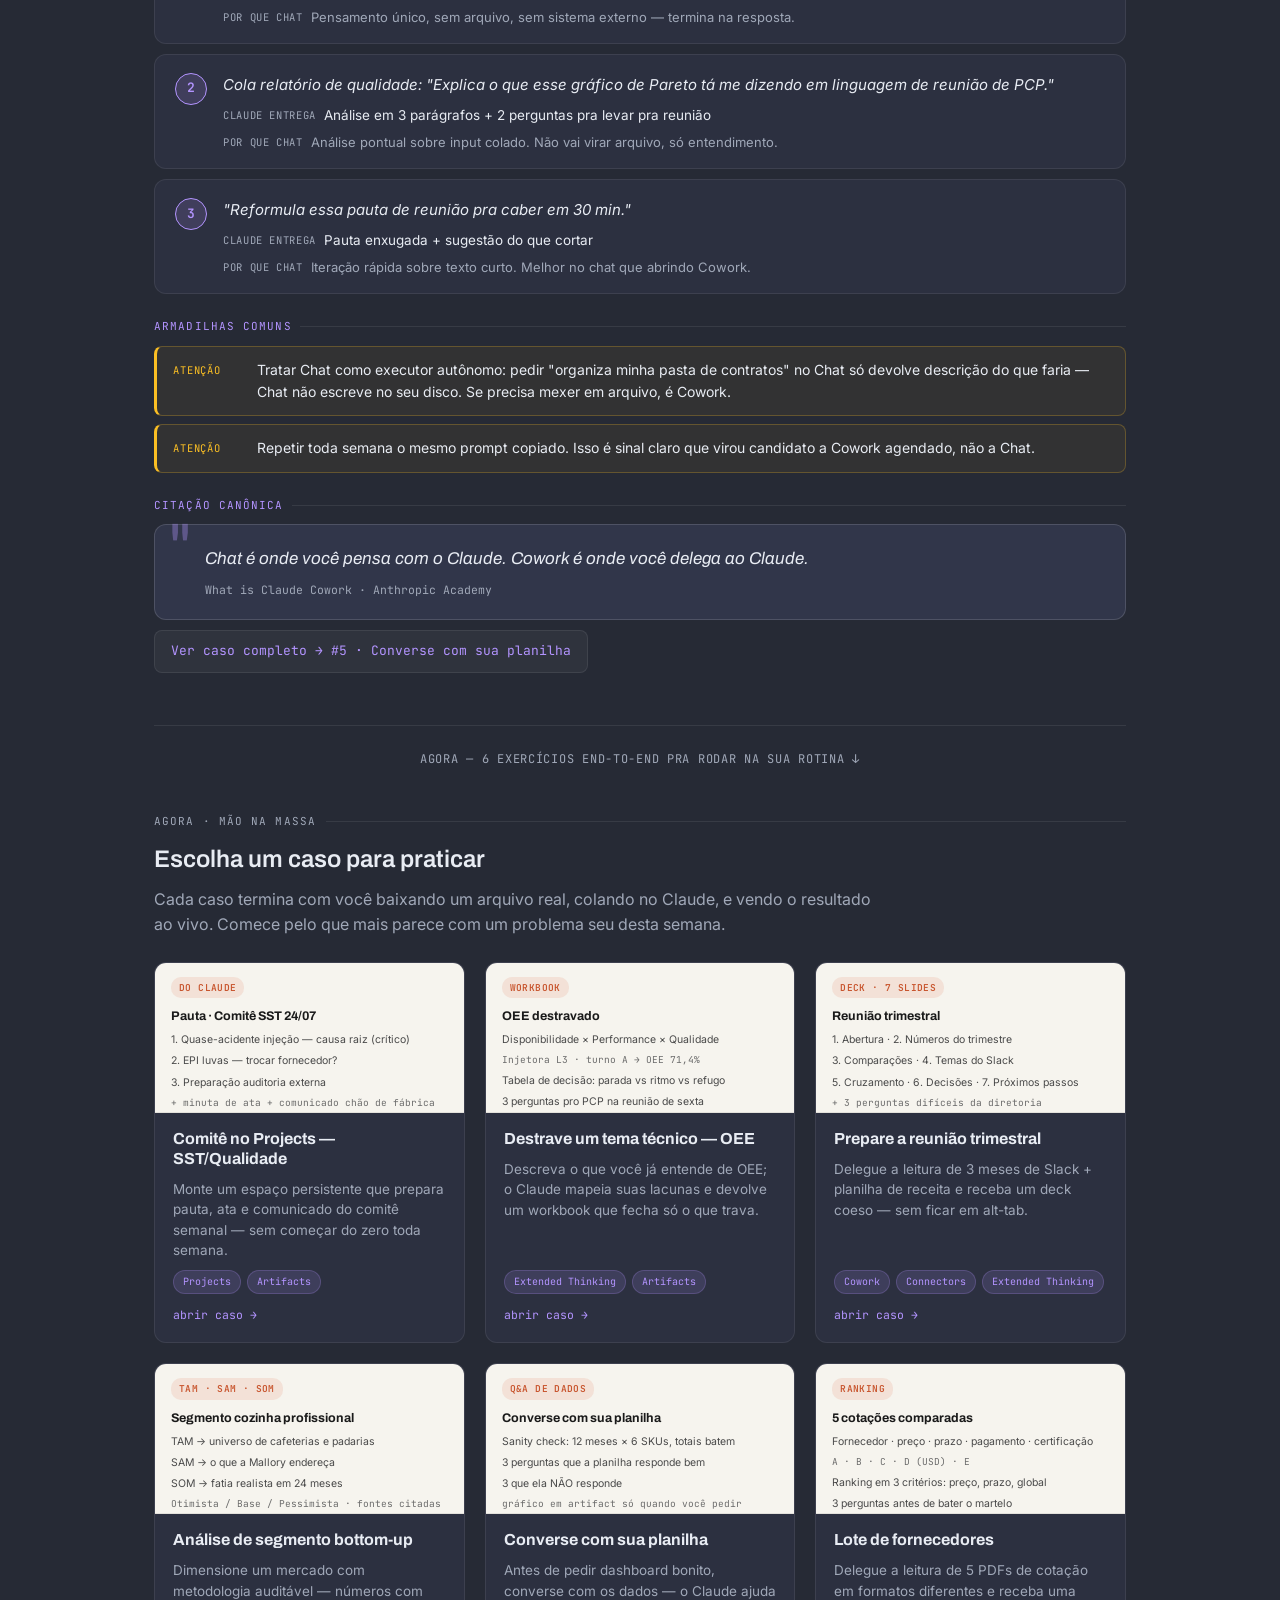
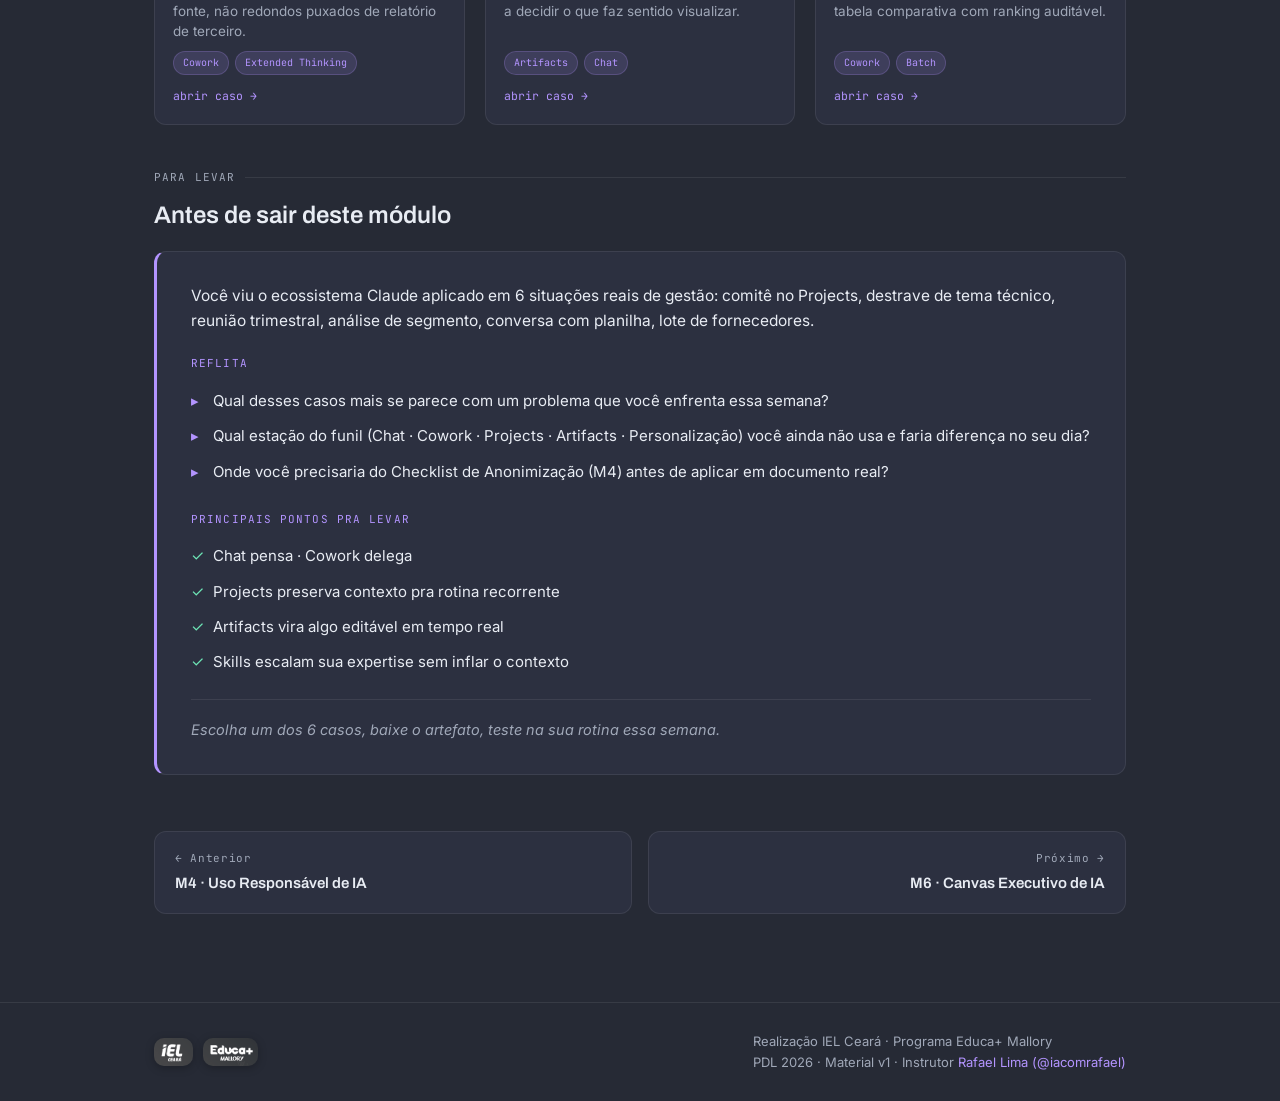
<file: m5/index.html>
<!DOCTYPE html>
<html lang="pt-BR">
<head>
<meta charset="UTF-8">
<meta name="viewport" content="width=device-width, initial-scale=1.0">
<title>M5 · Liderança na Era da IA — o ecossistema Claude aplicado · Mallory PDL 2026</title>
<link rel="preconnect" href="https://fonts.googleapis.com">
<link rel="preconnect" href="https://fonts.gstatic.com" crossorigin>
<link rel="stylesheet" href="https://fonts.googleapis.com/css2?family=Archivo:wght@500;600;700;800&family=Inter:wght@400;500;600;700&family=JetBrains+Mono:wght@400;500&display=swap">
<style>
:root{
  --bg-dark:#262A35;
  --bg-panel:#2C3040;
  --bg-panel-2:#31364a;
  --bg-card:rgba(255,255,255,.045);
  --border-subtle:rgba(255,255,255,.08);
  --border-strong:rgba(255,255,255,.14);
  --text:#E8ECF3;
  --text-muted:#A0A8B8;
  --accent-purple:#8A3A89;
  --accent-purple-soft:#B394FF;
  --accent-purple-glow:rgba(179,148,255,.14);
  --success:#6EE7B7;
  --danger:#F87171;
  --warning:#FBBF24;
  --bg-card-hover:rgba(255,255,255,.075);
  --bg-code:#1F2330;
  --text-dim:#6E7688;
  --skill:#6EE7B7;
  --connector:#7B9EFF;
  --plugin:#FBBF24;
  --radius:12px;
  --radius-sm:8px;
}

*{box-sizing:border-box;margin:0;padding:0;}

body{
  font-family:'Inter',sans-serif;
  background:var(--bg-dark);
  color:var(--text);
  line-height:1.6;
  min-height:100vh;
}
body.modal-open{overflow:hidden;}

/* ===== Site chrome (self-contained — não linka o style.css compartilhado) ===== */
.site-header{position:sticky;top:0;z-index:100;background:rgba(38,42,53,.92);-webkit-backdrop-filter:blur(8px);backdrop-filter:blur(8px);border-bottom:1px solid var(--border-subtle);}
.container{max-width:1020px;margin:0 auto;padding:0 24px;}
.site-header .container{display:flex;align-items:center;justify-content:space-between;gap:16px;min-height:60px;flex-wrap:wrap;padding-top:8px;padding-bottom:8px;}
.site-brand{display:flex;align-items:center;gap:14px;flex-wrap:wrap;}
.site-logos{display:flex;align-items:center;gap:10px;flex-shrink:0;}
.site-logos img{height:32px;width:auto;display:block;border-radius:10px;box-shadow:0 2px 8px rgba(0,0,0,.25);}
.site-brand-text{display:flex;flex-direction:column;gap:2px;}
.site-brand a{font-family:'Archivo',sans-serif;font-size:16px;font-weight:700;color:var(--text);text-decoration:none;}
.site-brand a:hover{color:var(--accent-purple-soft);}
.site-brand .site-meta{font-size:12px;color:var(--text-muted);}
.nav-toggle{display:inline-flex;align-items:center;gap:8px;padding:8px 12px;border:1px solid var(--border-subtle);border-radius:6px;color:var(--text);font-size:14px;background:none;cursor:pointer;}
.site-nav{display:none;width:100%;padding:8px 0 12px;}
.site-nav.is-open{display:block;}
.site-nav ul{list-style:none;padding:0;margin:0;display:flex;flex-direction:column;gap:4px;}
.site-nav a{display:block;padding:8px 4px;color:var(--text-muted);font-size:14px;font-weight:500;text-decoration:none;}
.site-nav a:hover{color:var(--accent-purple-soft);}
.site-footer{border-top:1px solid var(--border-subtle);padding:28px 0;margin-top:64px;font-size:14px;color:var(--text-muted);}
.site-footer .container{display:flex;justify-content:space-between;align-items:center;gap:16px;flex-wrap:wrap;}
.site-footer .site-logos img{height:28px;}
.site-footer a{color:var(--accent-purple-soft);text-decoration:none;}
.footer-meta{font-size:13px;}

.wrap{max-width:1020px;margin:0 auto;padding:44px 24px 24px;}

/* Hero */
.hero{margin-bottom:32px;}
.chips{display:flex;gap:8px;flex-wrap:wrap;margin-bottom:16px;}
.chip{
  font-family:'JetBrains Mono',monospace;
  font-size:11px;letter-spacing:.06em;text-transform:uppercase;
  padding:5px 10px;border-radius:20px;
  background:var(--bg-card);border:1px solid var(--border-subtle);
  color:var(--text-muted);
}
.chip.accent{color:var(--accent-purple-soft);border-color:rgba(179,148,255,.3);}
h1{
  font-family:'Archivo',sans-serif;font-weight:700;font-size:34px;
  letter-spacing:-0.01em;line-height:1.2;margin-bottom:12px;
}
.lead{
  font-size:17px;color:var(--text-muted);max-width:720px;
}

/* Section title */
.section-eyebrow{
  font-family:'JetBrains Mono',monospace;
  font-size:11px;letter-spacing:.1em;text-transform:uppercase;
  color:var(--text-muted);margin:44px 0 10px;
  display:flex;align-items:center;gap:10px;
}
.section-eyebrow::after{content:'';flex:1;height:1px;background:var(--border-subtle);}
h2{
  font-family:'Archivo',sans-serif;font-weight:600;font-size:24px;margin-bottom:8px;
}
.section-lead{color:var(--text-muted);margin-bottom:24px;max-width:720px;}

/* Funil */
.funnel{
  display:flex;align-items:center;gap:8px;
  margin:0 0 28px;padding:16px 18px;
  background:var(--bg-panel);border:1px solid var(--border-subtle);
  border-radius:var(--radius);overflow-x:auto;
}
.funnel-step{
  font-family:'JetBrains Mono',monospace;font-size:12px;
  color:var(--text-muted);white-space:nowrap;
}
.funnel-arrow{color:var(--text-muted);opacity:.4;}

/* Tabs */
.tabs{
  display:flex;gap:0;
  border-bottom:1px solid var(--border-subtle);
  margin-bottom:0;overflow-x:auto;
}
.tab-btn{
  background:none;border:none;cursor:pointer;
  padding:14px 20px 16px;
  font-family:'Archivo',sans-serif;font-weight:600;font-size:15px;
  color:var(--text-muted);
  border-bottom:2px solid transparent;
  transition:color .15s ease,border-color .15s ease;
  display:flex;align-items:center;gap:10px;
  white-space:nowrap;
}
.tab-btn:hover{color:var(--text);}
.tab-btn.active{
  color:var(--accent-purple-soft);
  border-bottom-color:var(--accent-purple-soft);
}
.tab-num{
  font-family:'JetBrains Mono',monospace;font-size:11px;
  background:var(--bg-card);border:1px solid var(--border-subtle);
  width:22px;height:22px;border-radius:50%;
  display:inline-flex;align-items:center;justify-content:center;
  color:var(--text-muted);
}
.tab-btn.active .tab-num{
  background:rgba(179,148,255,.15);
  border-color:var(--accent-purple-soft);
  color:var(--accent-purple-soft);
}

/* Panels */
.panel{
  display:none;
  padding:32px 0 8px;
  animation:fadeIn .25s ease;
}
.panel.active{display:block;}
@keyframes fadeIn{
  from{opacity:0;transform:translateY(4px);}
  to{opacity:1;transform:translateY(0);}
}
@media(prefers-reduced-motion:reduce){.panel{animation:none;}}

.panel-head{
  display:flex;gap:20px;align-items:flex-start;
  margin-bottom:24px;
}
.panel-icon{
  width:56px;height:56px;flex-shrink:0;
  background:rgba(179,148,255,.1);
  border:1px solid rgba(179,148,255,.25);
  border-radius:var(--radius);
  display:flex;align-items:center;justify-content:center;
  font-family:'Archivo',sans-serif;font-weight:700;font-size:22px;
  color:var(--accent-purple-soft);
}
.panel-title h3{
  font-family:'Archivo',sans-serif;font-weight:700;font-size:26px;
  margin-bottom:6px;
}
.panel-tagline{
  font-size:16px;color:var(--text-muted);
}

/* Subsection header inside a panel */
.subhead{
  font-family:'JetBrains Mono',monospace;
  font-size:11px;letter-spacing:.1em;text-transform:uppercase;
  color:var(--accent-purple-soft);margin:24px 0 10px;
  display:flex;align-items:center;gap:8px;
}
.subhead::after{content:'';flex:1;height:1px;background:var(--border-subtle);}

/* Body block */
.body-block{
  background:var(--bg-panel);
  border:1px solid var(--border-subtle);
  border-radius:var(--radius);
  padding:22px 26px;
  margin-bottom:8px;
}
.body-block p{margin-bottom:12px;}
.body-block p:last-child{margin-bottom:0;}
.body-block strong{color:var(--text);font-weight:600;}
.body-block code{
  font-family:'JetBrains Mono',monospace;font-size:13px;
  background:rgba(179,148,255,.12);color:var(--accent-purple-soft);
  padding:1px 6px;border-radius:4px;
}

/* Mental model callout */
.mental-model{
  border-left:3px solid var(--accent-purple-soft);
  padding:10px 16px;margin:12px 0 0;
  background:rgba(179,148,255,.06);
  border-radius:0 var(--radius-sm) var(--radius-sm) 0;
  font-size:15px;
}
.mental-model .mm-label{
  font-family:'JetBrains Mono',monospace;font-size:10px;
  letter-spacing:.08em;text-transform:uppercase;
  color:var(--accent-purple-soft);display:block;margin-bottom:3px;
}

/* Como funciona (tech bullets) */
.tech-list{
  background:var(--bg-panel);
  border:1px solid var(--border-subtle);
  border-radius:var(--radius);
  padding:18px 24px;list-style:none;
}
.tech-list li{
  font-size:14.5px;
  padding:8px 0 8px 22px;position:relative;color:var(--text);
  border-bottom:1px dashed var(--border-subtle);
}
.tech-list li:last-child{border-bottom:none;}
.tech-list li::before{
  content:'▸';position:absolute;left:0;top:8px;
  color:var(--accent-purple-soft);font-size:13px;
}
.tech-list strong{color:var(--text);font-weight:600;}

/* Use grid */
.use-grid{
  display:grid;grid-template-columns:1fr 1fr;gap:12px;
}
@media(max-width:700px){.use-grid{grid-template-columns:1fr;}}
.use-card{
  background:var(--bg-panel);
  border:1px solid var(--border-subtle);
  border-left:3px solid var(--success);
  border-radius:var(--radius-sm);
  padding:16px 18px;
}
.use-card.no{border-left-color:var(--danger);}
.use-card-title{
  font-family:'JetBrains Mono',monospace;font-size:11px;
  letter-spacing:.08em;text-transform:uppercase;
  margin-bottom:10px;
}
.use-card-title.yes{color:var(--success);}
.use-card-title.no{color:var(--danger);}
.use-card ul{list-style:none;padding:0;}
.use-card li{
  font-size:14px;padding:5px 0 5px 18px;position:relative;color:var(--text);
  line-height:1.5;
}
.use-card li::before{
  content:'';position:absolute;left:0;top:12px;
  width:6px;height:6px;border-radius:50%;
  background:currentColor;opacity:.4;
}

/* Exemplos */
.examples-list{display:flex;flex-direction:column;gap:10px;}
.example-card{
  background:var(--bg-panel);
  border:1px solid var(--border-subtle);
  border-radius:var(--radius);
  padding:18px 20px 16px;
  display:grid;grid-template-columns:32px 1fr;gap:16px;
}
.example-num{
  width:32px;height:32px;border-radius:50%;
  background:rgba(179,148,255,.15);
  border:1px solid var(--accent-purple-soft);
  color:var(--accent-purple-soft);
  font-family:'JetBrains Mono',monospace;font-size:13px;font-weight:600;
  display:flex;align-items:center;justify-content:center;
}
.example-content .ex-task{
  font-size:15px;font-style:italic;color:var(--text);
  margin-bottom:8px;
}
.example-content .ex-row{
  display:flex;gap:8px;font-size:13.5px;margin-top:6px;line-height:1.55;
}
.example-content .ex-label{
  font-family:'JetBrains Mono',monospace;font-size:10.5px;
  letter-spacing:.06em;text-transform:uppercase;
  color:var(--text-muted);white-space:nowrap;padding-top:2px;min-width:80px;
}
.example-content .ex-text{color:var(--text);flex:1;}
.example-content .ex-text.why{color:var(--text-muted);font-size:13px;}

/* Armadilhas */
.pitfall{
  background:rgba(251,191,36,.06);
  border:1px solid rgba(251,191,36,.25);
  border-left:3px solid var(--warning);
  border-radius:var(--radius-sm);
  padding:12px 16px;margin-bottom:8px;
  font-size:14px;color:var(--text);
  display:flex;gap:10px;
}
.pitfall-label{
  font-family:'JetBrains Mono',monospace;font-size:10.5px;
  letter-spacing:.08em;text-transform:uppercase;
  color:var(--warning);flex-shrink:0;padding-top:3px;min-width:74px;
}

/* Citação */
.quote{
  background:var(--bg-panel-2);
  border:1px solid var(--border-strong);
  border-radius:var(--radius);
  padding:20px 24px;
  margin-top:8px;
  position:relative;
}
.quote::before{
  content:'"';font-family:'Archivo',serif;font-size:60px;
  color:var(--accent-purple-soft);opacity:.35;
  position:absolute;top:-10px;left:14px;line-height:1;
}
.quote-text{
  font-family:'Archivo',sans-serif;
  font-size:17px;font-style:italic;color:var(--text);
  margin-bottom:8px;padding-left:26px;
}
.quote-source{
  font-family:'JetBrains Mono',monospace;font-size:11.5px;
  color:var(--text-muted);padding-left:26px;
}

/* Case link */
.case-link{
  display:inline-flex;align-items:center;gap:8px;
  padding:10px 16px;margin-top:2px;
  background:var(--bg-card);border:1px solid var(--border-subtle);
  border-radius:var(--radius-sm);
  color:var(--accent-purple-soft);
  font-family:'JetBrains Mono',monospace;font-size:13px;
  text-decoration:none;
  transition:all .15s ease;
}
.case-link:hover{
  background:rgba(179,148,255,.12);border-color:var(--accent-purple-soft);
  transform:translateX(2px);
}
.case-link.multi{margin-right:8px;}
.case-links-wrap{display:flex;gap:8px;flex-wrap:wrap;margin-top:8px;}

.no-case-note{
  font-size:13px;color:var(--text-muted);font-style:italic;
  padding:12px 16px;
  background:var(--bg-card);border:1px dashed var(--border-subtle);
  border-radius:var(--radius-sm);
  margin-top:8px;
}

/* Personalização triplet — mini-cards */
.pers-trio{
  display:grid;grid-template-columns:repeat(3,1fr);gap:10px;
  margin-bottom:8px;
}
@media(max-width:800px){.pers-trio{grid-template-columns:1fr;}}
.pers-card{
  background:var(--bg-panel);
  border:1px solid var(--border-subtle);
  border-radius:var(--radius-sm);padding:16px 18px;
}
.pers-card-head{
  display:flex;align-items:center;gap:8px;margin-bottom:8px;
}
.pers-tag{
  font-family:'JetBrains Mono',monospace;font-size:10.5px;
  padding:3px 8px;border-radius:20px;letter-spacing:.06em;
}
.pers-tag.skill{background:rgba(110,231,183,.14);color:var(--success);}
.pers-tag.conn{background:rgba(179,148,255,.14);color:var(--accent-purple-soft);}
.pers-tag.plugin{background:rgba(251,191,36,.14);color:var(--warning);}
.pers-card h4{
  font-family:'Archivo',sans-serif;font-weight:600;font-size:15px;
}
.pers-card p{font-size:13.5px;color:var(--text-muted);}
.pers-card code{font-family:'JetBrains Mono',monospace;font-size:12px;color:var(--accent-purple-soft);}

/* Section footer transição */
.section-footer{
  margin-top:44px;padding-top:24px;
  border-top:1px solid var(--border-subtle);
  text-align:center;
}
.section-footer p{
  font-family:'JetBrains Mono',monospace;font-size:12px;
  letter-spacing:.06em;color:var(--text-muted);text-transform:uppercase;
}

/* ===== Bloco 4 · Grid dos 6 casos ===== */
.cases-grid{display:grid;grid-template-columns:repeat(3,1fr);gap:20px;margin-top:8px;}
@media(max-width:960px){.cases-grid{grid-template-columns:repeat(2,1fr);}}
@media(max-width:640px){.cases-grid{grid-template-columns:1fr;}}
.case-card{
  display:flex;flex-direction:column;
  background:var(--bg-panel);border:1px solid var(--border-subtle);
  border-radius:var(--radius);overflow:hidden;
  text-decoration:none;color:inherit;
  transition:transform .15s ease,border-color .15s ease,box-shadow .15s ease;
}
.case-card:hover{transform:translateY(-3px);border-color:var(--accent-purple-soft);box-shadow:0 14px 32px -14px rgba(0,0,0,.55);}
.case-thumb{
  background:#f6f4ee;color:#2a2a2a;padding:14px 16px;height:150px;overflow:hidden;
  display:flex;flex-direction:column;gap:6px;border-bottom:1px solid rgba(0,0,0,.08);
}
.thumb-tag{
  align-self:flex-start;font-family:'JetBrains Mono',monospace;font-size:9.5px;font-weight:600;
  letter-spacing:.04em;padding:3px 8px;border-radius:10px;
  background:rgba(224,122,95,.16);color:#c8552e;
}
.thumb-title{font-family:'Archivo',sans-serif;font-weight:700;font-size:12.5px;color:#1a1a1a;margin-top:2px;}
.thumb-line{font-size:10.5px;color:#4a4a4a;line-height:1.45;}
.thumb-line.mono{font-family:'JetBrains Mono',monospace;font-size:9.5px;color:#6b6b6b;}
.case-body{padding:16px 18px 18px;display:flex;flex-direction:column;gap:10px;flex:1;}
.case-card h3{font-family:'Archivo',sans-serif;font-weight:700;font-size:16px;line-height:1.25;}
.case-desc{font-size:13.5px;color:var(--text-muted);line-height:1.5;flex:1;}
.case-feats{display:flex;gap:6px;flex-wrap:wrap;}
.case-feats .feat{
  font-family:'JetBrains Mono',monospace;font-size:10px;padding:3px 9px;border-radius:12px;
  background:var(--accent-purple-glow);color:var(--accent-purple-soft);border:1px solid rgba(179,148,255,.22);
}
.case-open{
  font-family:'JetBrains Mono',monospace;font-size:11.5px;color:var(--accent-purple-soft);
  display:flex;align-items:center;gap:6px;margin-top:2px;
}

/* ===== Bloco 5 · Fechamento reflexivo ===== */
.closing{
  margin-top:16px;padding:32px 34px;
  background:var(--bg-panel);border:1px solid var(--border-subtle);
  border-left:3px solid var(--accent-purple-soft);border-radius:var(--radius);
}
.closing > p{margin-bottom:14px;font-size:15.5px;}
.closing .r-label{
  font-family:'JetBrains Mono',monospace;font-size:11px;letter-spacing:.1em;text-transform:uppercase;
  color:var(--accent-purple-soft);margin:22px 0 10px;display:block;
}
.closing ul{list-style:none;padding:0;margin:0 0 8px;}
.closing ul li{position:relative;padding:6px 0 6px 22px;font-size:15px;color:var(--text);line-height:1.55;}
.closing ul li::before{content:'▸';position:absolute;left:0;color:var(--accent-purple-soft);}
.closing .takeaways li::before{content:'✓';color:var(--success);}
.closing .closing-cta{
  margin-top:20px;padding-top:18px;border-top:1px solid var(--border-subtle);
  font-style:italic;color:var(--text-muted);font-size:14.5px;margin-bottom:0;
}

/* Module nav */
.module-nav{display:grid;grid-template-columns:1fr 1fr;gap:16px;margin-top:56px;}
@media(max-width:640px){.module-nav{grid-template-columns:1fr;}}
.module-nav a{
  display:flex;flex-direction:column;gap:4px;padding:18px 20px;
  background:var(--bg-panel);border:1px solid var(--border-subtle);border-radius:var(--radius);
  text-decoration:none;transition:border-color .15s ease;
}
.module-nav a:hover{border-color:var(--accent-purple-soft);}
.module-nav .nav-next{text-align:right;}
.module-nav .nav-label{font-family:'JetBrains Mono',monospace;font-size:11px;color:var(--text-muted);letter-spacing:.06em;}
.module-nav .nav-title{font-family:'Archivo',sans-serif;font-weight:600;font-size:15px;color:var(--text);}

/* ===== Desktop nav ===== */
@media(min-width:900px){
  .nav-toggle{display:none;}
  .site-nav{display:block;width:auto;padding:0;}
  .site-nav ul{flex-direction:row;gap:24px;}
}

/* ===== Print ===== */
@media print{
  .site-header,.nav-toggle,.module-nav{display:none !important;}
  .tabs{display:none !important;}
  .panel{display:block !important;animation:none;page-break-inside:avoid;}
  .panel:not(:last-of-type){border-bottom:1px solid #ccc;margin-bottom:24px;}
  body{background:#fff;color:#111;}
  .case-card,.body-block,.tech-list,.use-card,.quote,.pers-card,.closing{break-inside:avoid;}
}

/* ===== ONDA 25 · Tab 5 Personalização — trio clicável + modal + comparar ===== */
.trio{display:grid;grid-template-columns:1fr 1fr 1fr;gap:14px;margin-bottom:12px;}
@media (max-width:720px){ .trio{grid-template-columns:1fr;} }
.card-camada{
  background:var(--bg-panel);border:1px solid var(--border-subtle);
  border-radius:var(--radius);cursor:pointer;transition:all .18s;
  overflow:hidden;text-align:left;display:flex;flex-direction:column;
}
.card-camada:hover{
  border-color:var(--accent-purple-soft);background:var(--bg-panel-2);
  transform:translateY(-2px);box-shadow:0 8px 24px -8px var(--accent-purple-glow);
}
.card-camada:focus-visible{outline:2px solid var(--accent-purple-soft);outline-offset:2px;}
.card-face{padding:18px 20px;flex:1;}
.card-tag{
  display:inline-block;padding:3px 10px;border-radius:12px;
  font-family:'JetBrains Mono',monospace;font-size:10px;letter-spacing:.1em;
  text-transform:uppercase;font-weight:600;margin-bottom:12px;
}
.card-tag.skill{background:rgba(110,231,183,.14);color:var(--skill);border:1px solid rgba(110,231,183,.3);}
.card-tag.connector{background:rgba(123,158,255,.14);color:var(--connector);border:1px solid rgba(123,158,255,.3);}
.card-tag.plugin{background:rgba(251,191,36,.14);color:var(--plugin);border:1px solid rgba(251,191,36,.3);}
.card-title{font-family:'Archivo',sans-serif;font-weight:600;font-size:17px;color:var(--text);margin-bottom:6px;}
.card-desc{font-size:13.5px;color:var(--text-muted);line-height:1.55;}
.card-code{font-family:'JetBrains Mono',monospace;background:var(--bg-code);color:var(--accent-purple-soft);padding:2px 6px;border-radius:4px;font-size:12px;}
.card-cta{
  display:flex;align-items:center;justify-content:space-between;
  padding:10px 20px 12px;border-top:1px solid var(--border-subtle);
  font-family:'JetBrains Mono',monospace;font-size:11px;
  color:var(--accent-purple-soft);letter-spacing:.06em;text-transform:uppercase;
}
.card-cta-arrow{font-size:14px;transition:transform .2s;}
.card-camada:hover .card-cta-arrow{transform:translateX(3px);}

/* Blocos aprofundados (fonte do modal + print) — escondidos na tela */
.camada-deep{display:none;}
.modal-section{margin-bottom:24px;}
.modal-section:last-child{margin-bottom:0;}
.modal-h{
  font-family:'JetBrains Mono',monospace;font-size:11px;
  color:var(--accent-purple-soft);letter-spacing:.1em;text-transform:uppercase;
  margin-bottom:10px;font-weight:600;
}
.modal-p{font-size:14.5px;color:var(--text);line-height:1.7;margin-bottom:8px;}
.modal-p:last-child{margin-bottom:0;}
.modal-p strong{color:var(--accent-purple-soft);font-weight:600;}
.modal-p .code, .code{
  font-family:'JetBrains Mono',monospace;background:var(--bg-code);
  color:var(--accent-purple-soft);padding:1px 6px;border-radius:4px;font-size:12.5px;
}
.tipos-list{display:flex;flex-direction:column;gap:8px;margin-top:6px;}
.tipo-item{
  display:flex;gap:12px;padding:12px 14px;background:var(--bg-card);
  border-radius:8px;font-size:13.5px;border:1px solid var(--border-subtle);
}
.tipo-num{font-family:'JetBrains Mono',monospace;color:var(--accent-purple-soft);font-weight:600;flex-shrink:0;}
.tipo-item strong{color:var(--text);}
.analogia-modal{
  padding:14px 18px;background:var(--accent-purple-glow);border-radius:10px;
  font-style:italic;font-size:14px;color:var(--text);line-height:1.6;
  border-left:3px solid var(--accent-purple-soft);
}

/* Modal */
.modal-overlay{
  position:fixed;inset:0;background:rgba(15,17,24,.72);
  -webkit-backdrop-filter:blur(6px);backdrop-filter:blur(6px);
  display:flex;align-items:flex-start;justify-content:center;
  padding:60px 20px 40px;overflow-y:auto;z-index:1000;
  opacity:0;pointer-events:none;transition:opacity .22s;
}
.modal-overlay.open{opacity:1;pointer-events:auto;}
.modal{
  width:100%;max-width:760px;background:var(--bg-panel);
  border:1px solid var(--border-strong);border-radius:16px;overflow:hidden;
  transform:translateY(24px) scale(.98);
  transition:transform .28s cubic-bezier(.2,.9,.3,1);
  box-shadow:0 30px 80px -20px rgba(0,0,0,.6);
}
.modal-overlay.open .modal{transform:translateY(0) scale(1);}
@media(prefers-reduced-motion:reduce){.modal-overlay,.modal{transition:none;}}
.modal-head{padding:26px 30px 22px;border-bottom:1px solid var(--border-subtle);background:var(--bg-panel-2);position:relative;}
.modal-head::before{content:'';position:absolute;left:0;top:0;bottom:0;width:4px;}
.modal[data-camada="skill"] .modal-head::before{background:var(--skill);}
.modal[data-camada="connector"] .modal-head::before{background:var(--connector);}
.modal[data-camada="plugin"] .modal-head::before{background:var(--plugin);}
.modal-tag{
  display:inline-block;padding:4px 12px;border-radius:14px;
  font-family:'JetBrains Mono',monospace;font-size:11px;letter-spacing:.1em;
  text-transform:uppercase;font-weight:600;margin-bottom:12px;
}
.modal[data-camada="skill"] .modal-tag{background:rgba(110,231,183,.14);color:var(--skill);border:1px solid rgba(110,231,183,.3);}
.modal[data-camada="connector"] .modal-tag{background:rgba(123,158,255,.14);color:var(--connector);border:1px solid rgba(123,158,255,.3);}
.modal[data-camada="plugin"] .modal-tag{background:rgba(251,191,36,.14);color:var(--plugin);border:1px solid rgba(251,191,36,.3);}
.modal-title{font-family:'Archivo',sans-serif;font-weight:700;font-size:26px;letter-spacing:-0.01em;line-height:1.2;margin-bottom:6px;padding-right:36px;}
.modal-subtitle{font-size:15px;color:var(--text-muted);line-height:1.55;padding-right:36px;}
.modal-close{
  position:absolute;top:22px;right:22px;width:34px;height:34px;border-radius:8px;
  background:var(--bg-card);border:1px solid var(--border-subtle);color:var(--text-muted);
  cursor:pointer;display:flex;align-items:center;justify-content:center;font-size:18px;transition:all .15s;
}
.modal-close:hover{background:var(--bg-card-hover);color:var(--text);border-color:var(--border-strong);}
.modal-body{padding:26px 30px;}
.modal-foot{
  padding:18px 30px;border-top:1px solid var(--border-subtle);background:var(--bg-panel-2);
  display:flex;justify-content:space-between;align-items:center;gap:12px;
}
.modal-nav{
  display:inline-flex;align-items:center;gap:8px;padding:8px 14px;
  background:var(--bg-card);border:1px solid var(--border-subtle);border-radius:8px;
  color:var(--text-muted);cursor:pointer;font-family:'JetBrains Mono',monospace;
  font-size:11.5px;letter-spacing:.04em;transition:all .15s;
}
.modal-nav:hover{background:var(--accent-purple-glow);color:var(--accent-purple-soft);border-color:rgba(179,148,255,.3);}
.modal-nav.hidden{visibility:hidden;}

/* Comparar e escolher */
.comparar{
  margin-top:36px;padding:28px 26px;
  background:linear-gradient(180deg, var(--bg-panel), var(--bg-panel-2));
  border:1px solid var(--border-strong);border-radius:var(--radius);
}
.comparar-title{font-family:'Archivo',sans-serif;font-weight:600;font-size:20px;margin-bottom:6px;}
.comparar-lead{font-size:14px;color:var(--text-muted);margin-bottom:22px;}
.tabela-wrap{overflow-x:auto;margin-bottom:24px;}
.tabela{width:100%;border-collapse:collapse;font-size:13px;min-width:640px;}
.tabela th, .tabela td{padding:12px 14px;border:1px solid var(--border-subtle);vertical-align:top;text-align:left;}
.tabela th{background:var(--bg-code);font-family:'Archivo',sans-serif;font-weight:600;font-size:12px;letter-spacing:.02em;}
.tabela th.h-aspecto{color:var(--text-muted);font-weight:500;text-transform:uppercase;letter-spacing:.06em;font-family:'JetBrains Mono',monospace;font-size:10px;}
.tabela th.h-skill{color:var(--skill);}
.tabela th.h-connector{color:var(--connector);}
.tabela th.h-plugin{color:var(--plugin);}
.tabela td{color:var(--text);line-height:1.5;}
.tabela td:first-child{font-family:'JetBrains Mono',monospace;color:var(--text-muted);font-size:11.5px;letter-spacing:.02em;text-transform:uppercase;background:rgba(255,255,255,.02);}
.decision-grid{display:grid;grid-template-columns:1fr 1fr 1fr;gap:12px;margin-bottom:24px;}
@media (max-width:720px){ .decision-grid{grid-template-columns:1fr;} }
.decision-card{padding:16px 18px;background:var(--bg-card);border:1px solid var(--border-subtle);border-radius:var(--radius-sm);border-top:3px solid;}
.decision-card.skill{border-top-color:var(--skill);}
.decision-card.connector{border-top-color:var(--connector);}
.decision-card.plugin{border-top-color:var(--plugin);}
.decision-quote{font-style:italic;font-size:13.5px;color:var(--text-muted);margin-bottom:10px;line-height:1.55;}
.decision-arrow{font-family:'JetBrains Mono',monospace;font-size:11px;color:var(--text-dim);margin-bottom:4px;}
.decision-answer{font-family:'Archivo',sans-serif;font-weight:600;font-size:15px;}
.decision-answer.skill{color:var(--skill);}
.decision-answer.connector{color:var(--connector);}
.decision-answer.plugin{color:var(--plugin);}
.plugins-prontos{padding:20px 22px;background:var(--bg-code);border:1px solid var(--border-subtle);border-radius:var(--radius-sm);}
.plugins-prontos-h{font-family:'Archivo',sans-serif;font-weight:600;font-size:16px;margin-bottom:6px;color:var(--text);}
.plugins-prontos-lead{font-size:13.5px;color:var(--text-muted);margin-bottom:16px;line-height:1.55;}
.plugins-prontos-insight{padding:10px 14px;background:var(--accent-purple-glow);border-radius:6px;font-size:13px;line-height:1.55;color:var(--text);border-left:2px solid var(--accent-purple-soft);margin-bottom:16px;}
.plugins-prontos-insight strong{color:var(--accent-purple-soft);}
.plugins-lista{display:grid;grid-template-columns:1fr 1fr;gap:8px;margin-bottom:14px;}
@media (max-width:640px){ .plugins-lista{grid-template-columns:1fr;} }
.plugin-item{padding:10px 12px;background:var(--bg-card);border-radius:6px;border:1px solid var(--border-subtle);font-size:12.5px;}
.plugin-ns{font-family:'JetBrains Mono',monospace;color:var(--accent-purple-soft);font-weight:500;font-size:12px;margin-bottom:4px;display:block;}
.plugin-desc{color:var(--text-muted);line-height:1.5;}
.plugins-link{display:inline-flex;align-items:center;gap:6px;font-family:'JetBrains Mono',monospace;font-size:12px;color:var(--accent-purple-soft);text-decoration:none;margin-top:4px;}
.plugins-link:hover{text-decoration:underline;}

/* Armadilhas (tab 5) */
.armadilhas{margin-top:32px;display:flex;flex-direction:column;gap:12px;}
.armadilha{padding:16px 18px;background:rgba(251,191,36,.06);border:1px solid rgba(251,191,36,.2);border-left:3px solid var(--warning);border-radius:var(--radius-sm);}
.armadilha-h{font-family:'Archivo',sans-serif;font-weight:600;font-size:14.5px;color:var(--warning);margin-bottom:4px;}
.armadilha-p{font-size:13.5px;color:var(--text-muted);line-height:1.55;}
.armadilha-p strong{color:var(--text);}

/* Print · tab 5: revela os blocos aprofundados legíveis, esconde o modal */
@media print{
  .modal-overlay{display:none !important;}
  .card-cta{display:none !important;}
  .card-camada{break-inside:avoid;}
  .camada-deep{display:block;background:#fff;color:#111;border:1px solid #bbb;border-radius:8px;padding:14px 16px;margin:12px 0;break-inside:avoid;}
  .camada-deep-title{font-family:'Archivo',sans-serif;font-weight:700;font-size:15px;margin-bottom:8px;color:#111 !important;}
  .camada-deep *{color:#111 !important;background:transparent !important;border-color:#ccc !important;}
  .camada-deep .code{background:#eee !important;color:#333 !important;}
  .comparar,.plugins-prontos,.plugins-prontos-insight,.armadilha,.decision-card,.plugin-item,.tipo-item{background:#fff !important;}
  .comparar *,.armadilha *,.decision-card *,.plugin-item *{color:#222 !important;}
  .tabela th,.tabela td{color:#111 !important;border-color:#ccc !important;}
  .tabela th{background:#eee !important;}
  .comparar,.armadilhas,.trio{break-inside:avoid;}
}
</style>
</head>
<body>

<header class="site-header">
  <div class="container">
    <div class="site-brand">
      <div class="site-logos">
        <img src="../assets/logos/iel-ceara.png" alt="IEL Ceará">
        <img src="../assets/logos/educa-mais-mallory.png" alt="Educa+ Mallory">
      </div>
      <div class="site-brand-text">
        <a href="../">IA na Prática · Mallory — Trilha 2 · Gestão</a>
        <span class="site-meta">PDL 2026 · Módulo 5 de 6</span>
      </div>
    </div>
    <button class="nav-toggle" aria-expanded="false" aria-controls="site-nav">Menu</button>
    <nav class="site-nav" id="site-nav" aria-label="Navegação principal">
      <ul>
        <li><a href="../">Início</a></li>
        <li><a href="../banco-de-prompts/">Banco de Prompts</a></li>
        <li><a href="../artefatos/">Artefatos</a></li>
      </ul>
    </nav>
  </div>
</header>

<main>
<div class="wrap">

  <!-- HERO -->
  <div class="hero">
    <div class="chips">
      <span class="chip">Trilha 2</span>
      <span class="chip">Módulo 5 de 6</span>
      <span class="chip accent">Ecossistema Claude</span>
    </div>
    <h1>M5 · Liderança na Era da IA — o ecossistema Claude aplicado</h1>
    <p class="lead">Você conheceu o chat. Agora entra na caixa de ferramentas completa: onde delegar, onde pensar junto, onde deixar o Claude executar tarefa longa. Depois, 6 exercícios prontos pra rodar na sua rotina.</p>
  </div>

  <div class="section-eyebrow">Primeiro · o mapa do ecossistema</div>
  <h2>Onde o Claude mora — 5 estações</h2>
  <p class="section-lead">Cada estação resolve uma coisa diferente. A ordem abaixo é a progressão natural de uso: começa em chat, evolui pra delegação, aprende a organizar, materializa e por fim personaliza. Clique numa estação pra abrir.</p>

  <div class="funnel" aria-hidden="true">
    <span class="funnel-step">CHAT</span>
    <span class="funnel-arrow">→</span>
    <span class="funnel-step">COWORK</span>
    <span class="funnel-arrow">→</span>
    <span class="funnel-step">PROJECTS</span>
    <span class="funnel-arrow">→</span>
    <span class="funnel-step">ARTIFACTS</span>
    <span class="funnel-arrow">→</span>
    <span class="funnel-step">PERSONALIZAÇÃO</span>
  </div>

  <div class="tabs" role="tablist">
    <button class="tab-btn active" data-tab="chat" role="tab" aria-selected="true"><span class="tab-num">1</span> Chat (Claude.ai)</button>
    <button class="tab-btn" data-tab="cowork" role="tab" aria-selected="false"><span class="tab-num">2</span> Cowork</button>
    <button class="tab-btn" data-tab="projects" role="tab" aria-selected="false"><span class="tab-num">3</span> Projects</button>
    <button class="tab-btn" data-tab="artifacts" role="tab" aria-selected="false"><span class="tab-num">4</span> Artifacts</button>
    <button class="tab-btn" data-tab="pers" role="tab" aria-selected="false"><span class="tab-num">5</span> Personalização</button>
  </div>

  <!-- ============ PAINEL 1 · CHAT ============ -->
  <div class="panel active" data-panel="chat">
    <div class="panel-head">
      <div class="panel-icon">💬</div>
      <div class="panel-title">
        <h3>Chat — Claude.ai no navegador</h3>
        <div class="panel-tagline">O ponto de partida. Turno a turno, você conduz.</div>
      </div>
    </div>

    <div class="body-block">
      <p><strong>O que é:</strong> a interface conversacional que roda em <code>claude.ai</code> e no app desktop. Uma pergunta, uma resposta, você refina no próximo turno. Desenhado pra trocas curtas e pensamento rápido.</p>
      <div class="mental-model">
        <span class="mm-label">Mental model</span>
        Chat é onde você pensa <strong>com</strong> o Claude. Não é onde você delega.
      </div>
    </div>

    <div class="subhead">Como funciona</div>
    <ul class="tech-list">
      <li><strong>Turno-a-turno:</strong> você faz a próxima pergunta, o Claude não decide o próximo passo sozinho.</li>
      <li><strong>Contexto vive só naquela conversa</strong> (a menos que esteja dentro de um Project — ver aba 3).</li>
      <li><strong>Lê o que você anexa,</strong> mas <strong>não salva arquivo</strong> de volta na sua máquina.</li>
      <li><strong>Puxa de conector um por vez.</strong> Você quem costura os passos.</li>
      <li><strong>Zero permissão de escrita</strong> fora da própria janela do chat.</li>
    </ul>

    <div class="subhead">Quando reconhecer que é Chat</div>
    <div class="use-grid">
      <div class="use-card">
        <div class="use-card-title yes">✓ Use quando</div>
        <ul>
          <li>Precisa de resposta rápida (1-3 turnos)</li>
          <li>Está pensando em voz alta, iterando</li>
          <li>Tarefa <strong>termina na resposta</strong> ("me ajuda a entender X")</li>
          <li>Vai copiar o output pra outro lugar</li>
        </ul>
      </div>
      <div class="use-card no">
        <div class="use-card-title no">✗ Não use quando</div>
        <ul>
          <li>Precisa que o Claude <strong>modifique arquivos</strong> na sua máquina</li>
          <li>Envolve mais de 20 arquivos ou &gt;30MB</li>
          <li>Você quer entregável salvo em pasta</li>
          <li>Fluxo tem múltiplos passos automáticos</li>
        </ul>
      </div>
    </div>

    <div class="subhead">3 exemplos aplicados na rotina de gestor</div>
    <div class="examples-list">
      <div class="example-card">
        <div class="example-num">1</div>
        <div class="example-content">
          <div class="ex-task">"Me ajuda a redigir a fala de abertura do DDS de amanhã sobre acidente com prensa."</div>
          <div class="ex-row"><span class="ex-label">Claude entrega</span><span class="ex-text">3 versões de texto pra você escolher e ajustar</span></div>
          <div class="ex-row"><span class="ex-label">Por que Chat</span><span class="ex-text why">Pensamento único, sem arquivo, sem sistema externo — termina na resposta.</span></div>
        </div>
      </div>
      <div class="example-card">
        <div class="example-num">2</div>
        <div class="example-content">
          <div class="ex-task">Cola relatório de qualidade: "Explica o que esse gráfico de Pareto tá me dizendo em linguagem de reunião de PCP."</div>
          <div class="ex-row"><span class="ex-label">Claude entrega</span><span class="ex-text">Análise em 3 parágrafos + 2 perguntas pra levar pra reunião</span></div>
          <div class="ex-row"><span class="ex-label">Por que Chat</span><span class="ex-text why">Análise pontual sobre input colado. Não vai virar arquivo, só entendimento.</span></div>
        </div>
      </div>
      <div class="example-card">
        <div class="example-num">3</div>
        <div class="example-content">
          <div class="ex-task">"Reformula essa pauta de reunião pra caber em 30 min."</div>
          <div class="ex-row"><span class="ex-label">Claude entrega</span><span class="ex-text">Pauta enxugada + sugestão do que cortar</span></div>
          <div class="ex-row"><span class="ex-label">Por que Chat</span><span class="ex-text why">Iteração rápida sobre texto curto. Melhor no chat que abrindo Cowork.</span></div>
        </div>
      </div>
    </div>

    <div class="subhead">Armadilhas comuns</div>
    <div class="pitfall">
      <span class="pitfall-label">Atenção</span>
      <span>Tratar Chat como executor autônomo: pedir "organiza minha pasta de contratos" no Chat só devolve descrição do que faria — Chat não escreve no seu disco. Se precisa mexer em arquivo, é Cowork.</span>
    </div>
    <div class="pitfall">
      <span class="pitfall-label">Atenção</span>
      <span>Repetir toda semana o mesmo prompt copiado. Isso é sinal claro que virou candidato a Cowork agendado, não a Chat.</span>
    </div>

    <div class="subhead">Citação canônica</div>
    <div class="quote">
      <p class="quote-text">Chat é onde você pensa com o Claude. Cowork é onde você delega ao Claude.</p>
      <p class="quote-source">What is Claude Cowork · Anthropic Academy</p>
    </div>

    <div class="case-links-wrap">
      <a href="#caso-5" class="case-link">Ver caso completo → #5 · Converse com sua planilha</a>
    </div>
  </div>

  <!-- ============ PAINEL 2 · COWORK ============ -->
  <div class="panel" data-panel="cowork">
    <div class="panel-head">
      <div class="panel-icon">⚙️</div>
      <div class="panel-title">
        <h3>Cowork — Claude que trabalha por você</h3>
        <div class="panel-tagline">A grande virada. Você descreve o resultado, ele executa a tarefa toda.</div>
      </div>
    </div>

    <div class="body-block">
      <p><strong>O que é:</strong> modo do app desktop onde o Claude <strong>opera direto nos seus arquivos e apps conectados</strong>. Ele planeja, executa passo a passo, usa as ferramentas necessárias e salva o entregável de volta na pasta. Não é chat mais esperto — é forma diferente de trabalhar.</p>
      <div class="mental-model">
        <span class="mm-label">Mental model</span>
        Cowork é sobre <strong>delegar arco de trabalho inteiro</strong>, não conversar mais esperto.
      </div>
    </div>

    <div class="subhead">Como funciona</div>
    <ul class="tech-list">
      <li><strong>Leitura E escrita</strong> na pasta que você apontar — cria, edita, salva arquivos reais (Word, Excel, PDF, PPT).</li>
      <li><strong>Plano multi-passo visível</strong> num painel de progresso ao vivo: lê fontes → compara → rascunha → formata → auto-revisa.</li>
      <li><strong>Vários conectores na mesma tarefa</strong> (Gmail, Drive, Slack, Outlook, CRM, calendário).</li>
      <li><strong>Modo de permissão configurável:</strong> "pede antes de agir" (padrão) ou "age sem perguntar". Deletar arquivo <em>sempre</em> pede confirmação.</li>
      <li><strong>Tarefas agendadas</strong> via <code>/schedule</code> (com máquina ligada) e <strong>Dispatch</strong> (disparar do celular pro desktop rodar).</li>
      <li><strong>Muda a linguagem do prompt:</strong> deixa de ser "faça isso, faça aquilo" (linguagem-tarefa) e vira "preciso disto pronto, com estas restrições, salvo aqui" (linguagem-resultado).</li>
    </ul>

    <div class="subhead">Quando reconhecer que é Cowork</div>
    <div class="use-grid">
      <div class="use-card">
        <div class="use-card-title yes">✓ Use quando</div>
        <ul>
          <li>Tarefa tem múltiplos passos e demora minutos-horas</li>
          <li>Envolve <strong>arquivos locais</strong> que você quer editados de verdade</li>
          <li>Puxa dados de <strong>várias fontes</strong> (Slack, Drive, planilhas)</li>
          <li>Termina em <strong>entregável real</strong> (deck, xlsx, docx)</li>
        </ul>
      </div>
      <div class="use-card no">
        <div class="use-card-title no">✗ Não use quando</div>
        <ul>
          <li>Só quer pensar em voz alta (Chat resolve mais rápido)</li>
          <li>Tarefa é 1 pergunta, 1 resposta</li>
          <li>Está com <strong>dado sensível não anonimizado</strong> (revisar Checklist do M4)</li>
          <li>Não sabe o resultado que quer — Cowork só é útil com o contexto que você dá</li>
        </ul>
      </div>
    </div>

    <div class="subhead">3 exemplos aplicados na rotina de gestor</div>
    <div class="examples-list">
      <div class="example-card">
        <div class="example-num">1</div>
        <div class="example-content">
          <div class="ex-task">"Olha os 5 PDFs de cotação de fornecedor na pasta Compras, compara preço e SLA, e devolve uma planilha com ranking."</div>
          <div class="ex-row"><span class="ex-label">Claude entrega</span><span class="ex-text">Xlsx salvo na pasta com colunas fornecedor · preço · SLA · ranking + linhas destacadas</span></div>
          <div class="ex-row"><span class="ex-label">Por que Cowork</span><span class="ex-text why">Envolve arquivos locais reais e termina em deliverable formatado. Chat não escreve no disco.</span></div>
        </div>
      </div>
      <div class="example-card">
        <div class="example-num">2</div>
        <div class="example-content">
          <div class="ex-task">"Todo dia às 7h, monta briefing das minhas reuniões com contexto das atas anteriores e e-mails relacionados."</div>
          <div class="ex-row"><span class="ex-label">Claude entrega</span><span class="ex-text">Briefing diário salvo em nota ou enviado por e-mail, automático</span></div>
          <div class="ex-row"><span class="ex-label">Por que Cowork</span><span class="ex-text why">Tarefa recorrente atravessando 3 sistemas (calendário + drive + email). Chat não agenda.</span></div>
        </div>
      </div>
      <div class="example-card">
        <div class="example-num">3</div>
        <div class="example-content">
          <div class="ex-task">Gestor no aeroporto, no celular: "Puxa do Slack tudo que o time falou sobre o atraso da linha 3 e sintetiza status pra diretoria."</div>
          <div class="ex-row"><span class="ex-label">Claude entrega</span><span class="ex-text">Status executivo escrito, notifica quando pronto</span></div>
          <div class="ex-row"><span class="ex-label">Por que Cowork</span><span class="ex-text why">Dispatch dispara do celular, roda no desktop. Chat mobile não tem essa conectividade.</span></div>
        </div>
      </div>
    </div>

    <div class="subhead">Armadilhas comuns</div>
    <div class="pitfall">
      <span class="pitfall-label">Atenção</span>
      <span>Apontar pra pasta gigante do "Documents" inteiro em vez de pasta escopada. Enche contexto e Cowork lê o que não precisa. Regra: menor pasta que contém o que a tarefa precisa.</span>
    </div>
    <div class="pitfall">
      <span class="pitfall-label">Atenção</span>
      <span>Ligar conector com permissão total de escrita sem revisar. Padrão robusto: leitura ampla ok, escrita/delete sempre pedindo confirmação.</span>
    </div>

    <div class="subhead">Citação canônica</div>
    <div class="quote">
      <p class="quote-text">Cowork é sobre delegar — não é conversar de forma mais esperta.</p>
      <p class="quote-source">What is Claude Cowork · Anthropic Academy</p>
    </div>

    <div class="case-links-wrap">
      <a href="#caso-3" class="case-link multi">→ #3 Reunião trimestral</a>
      <a href="#caso-4" class="case-link multi">→ #4 Análise de segmento</a>
      <a href="#caso-6" class="case-link">→ #6 Lote de fornecedores</a>
    </div>
  </div>

  <!-- ============ PAINEL 3 · PROJECTS ============ -->
  <div class="panel" data-panel="projects">
    <div class="panel-head">
      <div class="panel-icon">📁</div>
      <div class="panel-title">
        <h3>Projects — contexto que persiste</h3>
        <div class="panel-tagline">Um espaço que lembra tudo sobre um tema, entre conversas diferentes.</div>
      </div>
    </div>

    <div class="body-block">
      <p><strong>O que é:</strong> um workspace persistente dentro do Claude.ai onde você fixa conhecimento estático (arquivos, instruções, contexto) que fica <strong>sempre carregado</strong> em toda conversa iniciada ali. É a memória compartilhada de um fluxo recorrente.</p>
      <div class="mental-model">
        <span class="mm-label">Mental model</span>
        Project é a <strong>pasta suspensa do arquivo permanente</strong> — tudo que está dentro entra em toda conversa que nascer ali.
      </div>
    </div>

    <div class="subhead">Como funciona</div>
    <ul class="tech-list">
      <li><strong>Base de conhecimento fixa:</strong> PDFs, docs, planilhas anexados uma vez, disponíveis pra sempre nas conversas do Project.</li>
      <li><strong>Instruções personalizadas por Project</strong> — um "system prompt" específico daquele contexto.</li>
      <li><strong>Toda conversa nascida ali carrega o contexto automaticamente</strong> — não precisa re-explicar.</li>
      <li><strong>Compartilhável com o time</strong> (planos Team/Enterprise) — todo mundo do Project vê os mesmos arquivos.</li>
      <li><strong>Vive no Claude.ai (Chat).</strong> Não escreve no seu disco e não executa multi-passo com painel de progresso — pra isso é Cowork.</li>
    </ul>

    <div class="subhead">Quando reconhecer que é Project</div>
    <div class="use-grid">
      <div class="use-card">
        <div class="use-card-title yes">✓ Use quando</div>
        <ul>
          <li>Tem 5-15 <strong>documentos-âncora</strong> que precisam estar em toda conversa do tema</li>
          <li>Cliente/produto/linha específico que você conversa toda semana</li>
          <li>Time precisa fazer perguntas contra o <strong>mesmo conjunto de docs</strong></li>
          <li>Contexto muda pouco mas é sempre relevante (manual, norma, política)</li>
        </ul>
      </div>
      <div class="use-card no">
        <div class="use-card-title no">✗ Não use quando</div>
        <ul>
          <li>O conhecimento muda a cada tarefa (vira ruído)</li>
          <li>Precisa de <strong>ação em sistema externo</strong> (Project não age)</li>
          <li>Procedimento acionado só quando relevante — isso é Skill</li>
        </ul>
      </div>
    </div>

    <div class="subhead">3 exemplos aplicados na rotina de gestor</div>
    <div class="examples-list">
      <div class="example-card">
        <div class="example-num">1</div>
        <div class="example-content">
          <div class="ex-task">Gestor de Qualidade cria Project "Auditoria ISO 9001" com o manual, últimos 3 relatórios de auditoria e plano de ação vigente.</div>
          <div class="ex-row"><span class="ex-label">Uso</span><span class="ex-text">Toda conversa sobre auditoria começa dentro do Project — sem re-upload de nada</span></div>
          <div class="ex-row"><span class="ex-label">Por que Project</span><span class="ex-text why">Mesmos docs são base de 50 conversas diferentes. Chat individual perderia isso.</span></div>
        </div>
      </div>
      <div class="example-card">
        <div class="example-num">2</div>
        <div class="example-content">
          <div class="ex-task">Gestor comercial cria Project "Cliente Bosch" com contratos, histórico de pedidos, atas recentes.</div>
          <div class="ex-row"><span class="ex-label">Uso</span><span class="ex-text">Qualquer pergunta sobre o cliente puxa dessa base</span></div>
          <div class="ex-row"><span class="ex-label">Por que Project</span><span class="ex-text why">É consulta/pensamento contínuo sobre um cliente, não delegação de tarefa multi-passo (Cowork).</span></div>
        </div>
      </div>
      <div class="example-card">
        <div class="example-num">3</div>
        <div class="example-content">
          <div class="ex-task">Diretoria cria Project "Planejamento 2027" com premissas, plano estratégico e relatórios financeiros — time inteiro pergunta contra o mesmo material.</div>
          <div class="ex-row"><span class="ex-label">Uso</span><span class="ex-text">Todo mundo do Project responde a partir da mesma versão da verdade</span></div>
          <div class="ex-row"><span class="ex-label">Por que Project</span><span class="ex-text why">O conteúdo é <em>conhecimento</em>, não procedimento. Se fosse "sempre que eu pedir X, faça Y", seria Skill.</span></div>
        </div>
      </div>
    </div>

    <div class="subhead">Armadilhas comuns</div>
    <div class="pitfall">
      <span class="pitfall-label">Atenção</span>
      <span>Empurrar tudo pra Project achando que é organização. Excesso de contexto degrada resposta. Só entra o que é <em>referência</em> permanente do tema.</span>
    </div>
    <div class="pitfall">
      <span class="pitfall-label">Atenção</span>
      <span>Confundir Project com Skill. Regra: <strong>docs estáticos → Project · "sempre que eu pedir X, faça Y" → Skill</strong>.</span>
    </div>

    <div class="subhead">Citação canônica</div>
    <div class="quote">
      <p class="quote-text">Skills são mais úteis que projects — no instante em que alguém pergunta sobre aquilo, o Claude vai direto no arquivo certo.</p>
      <p class="quote-source">Jan · 9x Claude Cowork Workshop</p>
    </div>

    <div class="case-links-wrap">
      <a href="#caso-1" class="case-link">Ver caso completo → #1 · Comitê no Projects</a>
    </div>
  </div>

  <!-- ============ PAINEL 4 · ARTIFACTS ============ -->
  <div class="panel" data-panel="artifacts">
    <div class="panel-head">
      <div class="panel-icon">🎨</div>
      <div class="panel-title">
        <h3>Artifacts — entregas prontas em janela própria</h3>
        <div class="panel-tagline">Quando a resposta merece virar coisa: documento, dashboard, mapa interativo, mini-app.</div>
      </div>
    </div>

    <div class="body-block">
      <p><strong>O que é:</strong> deliverables interativos gerados pelo Claude <em>dentro</em> de uma conversa de Chat — documentos, dashboards, mini-apps, visualizações, código — que aparecem num <strong>painel próprio ao lado da conversa</strong> e podem ser publicados como link compartilhável.</p>
      <div class="mental-model">
        <span class="mm-label">Mental model</span>
        Artifact é a <strong>peça viva que o Claude produz enquanto conversa</strong> com você. Não é texto — é uma coisa que roda.
      </div>
    </div>

    <div class="subhead">Como funciona</div>
    <ul class="tech-list">
      <li><strong>Renderiza ao vivo</strong> HTML/React/SVG/Markdown no painel lateral do Chat.</li>
      <li><strong>Iterável na mesma conversa:</strong> "muda a cor pra coral, adiciona filtro por linha" e ele reescreve o artifact inteiro.</li>
      <li><strong>Publicável em um clique</strong> — gera link (público ou restrito à organização) que qualquer pessoa abre no navegador.</li>
      <li><strong>Self-contained:</strong> HTML de dashboard funciona sozinho no navegador de quem receber o link.</li>
      <li><strong>Ativa em Settings → Capabilities:</strong> Artifacts · AI-powered artifacts · Inline visualizations.</li>
    </ul>

    <div class="subhead">Quando reconhecer que é Artifact</div>
    <div class="use-grid">
      <div class="use-card">
        <div class="use-card-title yes">✓ Use quando</div>
        <ul>
          <li>Precisa mostrar número/tendência <strong>visualmente</strong> pro time</li>
          <li>Quer transformar CSV/dado numa <strong>página compartilhável</strong> em minutos</li>
          <li>Está prototipando ideia (fluxo, calculadora, checklist) antes de pedir dev</li>
          <li>Calculadora simples que qualquer supervisor abre pelo celular</li>
        </ul>
      </div>
      <div class="use-card no">
        <div class="use-card-title no">✗ Não use quando</div>
        <ul>
          <li>Documento formatado destinado a <strong>arquivo oficial</strong> (contrato, ata assinada)</li>
          <li>Precisa integrar em <strong>sistema corporativo real</strong> (aí é desenvolvimento)</li>
          <li>Dado <strong>sensível</strong> — link pode ficar público</li>
          <li>Depende de arquivos reais e recorrentes na sua máquina (aí é Cowork)</li>
        </ul>
      </div>
    </div>

    <div class="subhead">3 exemplos aplicados na rotina de gestor</div>
    <div class="examples-list">
      <div class="example-card">
        <div class="example-num">1</div>
        <div class="example-content">
          <div class="ex-task">Gestor cola CSV de apontamento da semana: "Vira isso num dashboard que eu compartilho com os 4 coordenadores hoje à tarde."</div>
          <div class="ex-row"><span class="ex-label">Claude entrega</span><span class="ex-text">Dashboard interativo publicável — link no WhatsApp do grupo</span></div>
          <div class="ex-row"><span class="ex-label">Por que Artifact</span><span class="ex-text why">Audiência não vai baixar Excel, vai abrir link. Artifact resolve.</span></div>
        </div>
      </div>
      <div class="example-card">
        <div class="example-num">2</div>
        <div class="example-content">
          <div class="ex-task">"Cria calculadora simples: entra tempo de setup e nº de trocas por turno, sai custo total de setup."</div>
          <div class="ex-row"><span class="ex-label">Claude entrega</span><span class="ex-text">Calculadora HTML self-contained, roda no navegador</span></div>
          <div class="ex-row"><span class="ex-label">Por que Artifact</span><span class="ex-text why">Peça única, não delega arco de trabalho. Excel exigiria fórmula frágil.</span></div>
        </div>
      </div>
      <div class="example-card">
        <div class="example-num">3</div>
        <div class="example-content">
          <div class="ex-task">"Faz checklist visual de auditoria 5S pra imprimir e distribuir na linha 2."</div>
          <div class="ex-row"><span class="ex-label">Claude entrega</span><span class="ex-text">Checklist printável estilizado — 1 folha A4</span></div>
          <div class="ex-row"><span class="ex-label">Por que Artifact</span><span class="ex-text why">Rápido e visual, não precisa formatação corporativa de Word.</span></div>
        </div>
      </div>
    </div>

    <div class="subhead">Armadilhas comuns</div>
    <div class="pitfall">
      <span class="pitfall-label">Atenção</span>
      <span>Publicar artifact com dados internos sem revisar o escopo de compartilhamento. Antes de clicar publicar: confirma quem vai ter acesso.</span>
    </div>
    <div class="pitfall">
      <span class="pitfall-label">Atenção</span>
      <span>Pedir "faz um dashboard puxando dos meus arquivos da pasta" no Chat não funciona — Chat não lê disco. Se depende de arquivos reais, é <strong>Cowork gerando o artefato entregue</strong>.</span>
    </div>

    <div class="subhead">Citação canônica</div>
    <div class="quote">
      <p class="quote-text">No fundo, artifacts são projetos compartilháveis que você cria com outras pessoas.</p>
      <p class="quote-source">Alex · 9x Claude Cowork Workshop</p>
    </div>

    <div class="case-links-wrap">
      <a href="#caso-2" class="case-link">Ver caso completo → #2 · Destrave um tema técnico</a>
    </div>
  </div>

  <!-- ============ PAINEL 5 · PERSONALIZAÇÃO ============ -->
  <div class="panel" data-panel="pers">
    <div class="panel-head">
      <div class="panel-icon">🔧</div>
      <div class="panel-title">
        <h3>Personalização — Skills, Connectors, Plugins</h3>
        <div class="panel-tagline">Onde o Claude passa a trabalhar do <em>seu</em> jeito, nos <em>seus</em> apps, com seus rituais.</div>
      </div>
    </div>

    <div class="body-block">
      <p>Três camadas complementares. <strong>Skill</strong> ensina <em>como fazer</em> (procedimento). <strong>Connector</strong> dá <em>acesso</em> a sistema real (dado/ação). <strong>Plugin</strong> empacota Skills + Connectors + sub-agentes prontos pra uma função inteira.</p>
      <div class="mental-model">
        <span class="mm-label">Mental model</span>
        <strong>Skill</strong> é a receita. <strong>Connector</strong> é o cano até o ingrediente. <strong>Plugin</strong> é a cesta pronta com receita + ingredientes de uma função inteira.
      </div>
    </div>

    <div class="section-eyebrow">As 3 camadas — clique pra aprofundar</div>
    <div class="trio">
      <button type="button" class="card-camada" data-open="skill">
        <div class="card-face">
          <span class="card-tag skill">Skill</span>
          <div class="card-title">Procedimento reusável</div>
          <p class="card-desc">Pasta com <span class="card-code">SKILL.md</span> (instrução + scripts opcionais). Carregada só quando a descrição bate com a tarefa. Sem auth externa.</p>
        </div>
        <div class="card-cta"><span>Aprofundar</span><span class="card-cta-arrow">→</span></div>
      </button>
      <button type="button" class="card-camada" data-open="connector">
        <div class="card-face">
          <span class="card-tag connector">Connector</span>
          <div class="card-title">Acesso a sistema</div>
          <p class="card-desc">Ligação OAuth ou MCP com Gmail, Drive, Slack, CRM ou servidor próprio. Herda <em>suas</em> permissões. Leitura ampla e escrita sob confirmação.</p>
        </div>
        <div class="card-cta"><span>Aprofundar</span><span class="card-cta-arrow">→</span></div>
      </button>
      <button type="button" class="card-camada" data-open="plugin">
        <div class="card-face">
          <span class="card-tag plugin">Plugin</span>
          <div class="card-title">Função inteira empacotada</div>
          <p class="card-desc">Agrupa N Skills + N Connectors + sub-agentes de uma função (Finance, Product, RH, Design). Namespaces tipo <span class="card-code">finance:close-month</span>.</p>
        </div>
        <div class="card-cta"><span>Aprofundar</span><span class="card-cta-arrow">→</span></div>
      </button>
    </div>

    <!-- Conteúdo aprofundado de cada camada: fonte do modal (tela) + visível no print -->
    <div class="camada-deep-blocks">
      <div class="camada-deep" id="deep-skill" data-camada="skill">
        <div class="camada-deep-title">Skill — procedimento reusável</div>
        <div class="camada-deep-body">
          <div class="modal-section">
            <div class="modal-h">▸ Divulgação progressiva</div>
            <p class="modal-p">O Claude não carrega todas as skills que você tem instaladas. Ele lê a <span class="code">description</span> de cada uma e só puxa aquelas que batem com a tarefa. Sua janela de contexto fica enxuta, o desempenho não degrada com o tempo mesmo com dezenas de skills.</p>
          </div>
          <div class="modal-section">
            <div class="modal-h">▸ Anatomia mínima</div>
            <p class="modal-p">Uma pasta contendo <span class="code">SKILL.md</span>. Frontmatter obrigatório: <span class="code">name</span> + <span class="code">description</span>. Corpo com instruções em português comum ("quando você for redigir uma ata, siga estes 5 passos..."). Scripts em subpastas quando o procedimento envolve arquivo (Excel, PDF).</p>
          </div>
          <div class="modal-section">
            <div class="modal-h">▸ 4 origens possíveis</div>
            <div class="tipos-list">
              <div class="tipo-item"><span class="tipo-num">1.</span><span><strong>Anthropic nativas</strong> — Excel, Word, PowerPoint, PDF. Já vêm instaladas em Claude.ai e Cowork.</span></div>
              <div class="tipo-item"><span class="tipo-num">2.</span><span><strong>Personalizadas</strong> — você (ou seu time) escreve pra sua rotina.</span></div>
              <div class="tipo-item"><span class="tipo-num">3.</span><span><strong>Provisionadas pela organização</strong> — plano Team/Enterprise distribui pra todos.</span></div>
              <div class="tipo-item"><span class="tipo-num">4.</span><span><strong>De parceiros</strong> — Notion, Figma, Atlassian publicam skills oficiais.</span></div>
            </div>
          </div>
          <div class="modal-section">
            <div class="modal-h">▸ Padrão aberto</div>
            <p class="modal-p"><span class="code">agentskills.io</span> é o padrão. Uma skill escrita hoje pro Claude não fica presa a ele — pode rodar em outros agentes que adotem o padrão. Investimento não vira lock-in.</p>
          </div>
          <div class="analogia-modal">"Skill é a <strong>receita</strong>. O Claude aprende a fazer daquele jeito, sempre que você pede algo que bate com aquela receita."</div>
        </div>
      </div>

      <div class="camada-deep" id="deep-connector" data-camada="connector">
        <div class="camada-deep-title">Connector — acesso a sistema real</div>
        <div class="camada-deep-body">
          <div class="modal-section">
            <div class="modal-h">▸ Herança de permissões (a regra central)</div>
            <p class="modal-p">O Claude só enxerga o que <strong>você</strong> enxerga no sistema conectado. Se você não tem acesso àquela pasta do Drive, o Claude também não tem. Nenhum privilégio é elevado. Auditoria funciona igual — a ação fica no seu nome.</p>
          </div>
          <div class="modal-section">
            <div class="modal-h">▸ Duas formas de criar</div>
            <p class="modal-p">▸ <strong>Diretório (OAuth)</strong> — apps conhecidos, autenticação em 2 cliques. Google, Microsoft, Slack, Notion.</p>
            <p class="modal-p">▸ <strong>MCP remoto</strong> — servidor próprio da sua empresa. URL + client ID/secret. Precisa de internet pública; opcional whitelist de IPs Anthropic.</p>
          </div>
          <div class="modal-section">
            <div class="modal-h">▸ Controles que quase ninguém sabe que existem</div>
            <p class="modal-p">▸ <strong>Modo Sob Demanda</strong> — recomendado quando você tem 10+ connectors instalados. Só ativa o connector quando a tarefa exige. Sem isso, você tem uma parede de contexto tentando participar de tudo.</p>
            <p class="modal-p">▸ <strong>Restrição por ação</strong> (Team/Enterprise) — leitura sim, escrita não. Ou o inverso. Granularidade fina, evita acidente.</p>
            <p class="modal-p">▸ <strong>Selo "Interativo"</strong> — indica que o connector renderiza UI ao vivo dentro do chat (não é só chamada de API silenciosa).</p>
          </div>
          <div class="analogia-modal">"Connector é o <strong>cano</strong> até o ingrediente. Sozinho não cozinha nada — precisa da receita (skill) usando o que o cano trouxe."</div>
        </div>
      </div>

      <div class="camada-deep" id="deep-plugin" data-camada="plugin">
        <div class="camada-deep-title">Plugin — função inteira empacotada</div>
        <div class="camada-deep-body">
          <div class="modal-section">
            <div class="modal-h">▸ Dois sabores diferentes</div>
            <p class="modal-p">▸ <strong>Cowork / Claude.ai</strong> — biblioteca por área de trabalho: Design, PM, Finance, Productivity, Sales, Legal, Marketing, RH, Engineering, Operations. Um clique instala; passa a rodar dentro do chat e do desktop app.</p>
            <p class="modal-p">▸ <strong>Claude Code / Agent SDK</strong> — sabor pra desenvolvimento. Empacota skills + agents + hooks + MCP + LSP. Distribuído via git marketplace.</p>
          </div>
          <div class="modal-section">
            <div class="modal-h">▸ Namespace como pista visual</div>
            <p class="modal-p">Quando você vê nome tipo <span class="code">finance:variance-analysis</span> ou <span class="code">product-management:write-spec</span>: o antes-dos-dois-pontos é o <strong>plugin</strong>, o depois é a <strong>skill dele</strong>. Pista visual clara de onde a peça mora, quem mantém.</p>
          </div>
          <div class="modal-section">
            <div class="modal-h">▸ Instalar peça, não pacote</div>
            <p class="modal-p">Você não é obrigado a instalar o plugin inteiro pra usar uma skill dele. Pode pegar só a peça que interessa. Mas plugin instalado inteiro atualiza junto — menos manutenção manual.</p>
          </div>
          <div class="modal-section">
            <div class="modal-h">▸ Onde achar os oficiais</div>
            <p class="modal-p">Coleção pública da Anthropic: <span class="code">github.com/anthropics/knowledge-work-plugins</span>. Gratuito, mantido pelo time, atualizado. Alguns exemplos:</p>
            <div class="tipos-list">
              <div class="tipo-item"><span class="tipo-num">•</span><span><span class="code">product-management</span> — spec, roadmap, sprint planning, competitive brief</span></div>
              <div class="tipo-item"><span class="tipo-num">•</span><span><span class="code">finance</span> — close management, variance analysis, journal entries, reconciliation, SOX</span></div>
              <div class="tipo-item"><span class="tipo-num">•</span><span><span class="code">design</span> — user research, design critique, accessibility review, handoff</span></div>
              <div class="tipo-item"><span class="tipo-num">•</span><span><span class="code">productivity</span> — task management, memory management, updates</span></div>
            </div>
          </div>
          <div class="analogia-modal">"Plugin é a <strong>cesta pronta</strong>: receita + ingredientes de uma função inteira, embalados por quem já rodou aquilo mil vezes. Você abre e usa."</div>
        </div>
      </div>
    </div>

    <!-- Comparar e escolher (sempre visível) -->
    <div class="comparar">
      <h3 class="comparar-title">Comparar e escolher</h3>
      <p class="comparar-lead">Uma matriz e três guias rápidos pra decidir na hora.</p>

      <div class="tabela-wrap">
        <table class="tabela">
          <thead>
            <tr>
              <th class="h-aspecto">Aspecto</th>
              <th class="h-skill">Skill</th>
              <th class="h-connector">Connector</th>
              <th class="h-plugin">Plugin</th>
            </tr>
          </thead>
          <tbody>
            <tr><td>Resolve</td><td>Procedimento reusável</td><td>Acesso a sistema externo</td><td>Função inteira pronta</td></tr>
            <tr><td>Auth externa</td><td>Não precisa</td><td>Sim (OAuth ou MCP)</td><td>Pode ter (via connectors internos)</td></tr>
            <tr><td>Unidade</td><td>Pasta com <span class="card-code">SKILL.md</span></td><td>Integração configurada</td><td>Pacote (skills + connectors + agents)</td></tr>
            <tr><td>Onde funciona</td><td>Claude.ai + Cowork</td><td>Claude.ai + Cowork</td><td>Ambos (Cowork ou Claude Code, formatos diferentes)</td></tr>
            <tr><td>Quem cria</td><td>Você, sua empresa, ou Anthropic</td><td>Você, sua empresa, ou Anthropic</td><td>Você, sua empresa, ou Anthropic</td></tr>
            <tr><td>Editável</td><td>Sim — edita a pasta</td><td>Sim — reconfigura</td><td>Sim — pelas skills internas</td></tr>
          </tbody>
        </table>
      </div>

      <div class="decision-grid">
        <div class="decision-card skill">
          <p class="decision-quote">"Sempre que eu pedir X, quero que Claude responda no formato Y."</p>
          <div class="decision-arrow">→ você quer</div>
          <div class="decision-answer skill">Skill</div>
        </div>
        <div class="decision-card connector">
          <p class="decision-quote">"Preciso que Claude leia ou faça algo num sistema real da empresa."</p>
          <div class="decision-arrow">→ você quer</div>
          <div class="decision-answer connector">Connector</div>
        </div>
        <div class="decision-card plugin">
          <p class="decision-quote">"Quero uma função inteira pronta pra rodar amanhã, sem configurar."</p>
          <div class="decision-arrow">→ você quer</div>
          <div class="decision-answer plugin">Plugin</div>
        </div>
      </div>

      <div class="plugins-prontos">
        <h4 class="plugins-prontos-h">Plugins prontos da Anthropic</h4>
        <p class="plugins-prontos-lead">Coleção oficial pública, gratuita, mantida pelo time da Anthropic. Pode instalar hoje.</p>

        <div class="plugins-prontos-insight">
          <strong>Insight:</strong> se você usou Claude for Finance ou Claude for Design, já usou plugin oficial sem perceber. O namespace na assinatura (<span class="card-code">finance:</span>, <span class="card-code">design:</span>) é a pista.
        </div>

        <div class="plugins-lista">
          <div class="plugin-item">
            <span class="plugin-ns">product-management:write-spec</span>
            <span class="plugin-desc">Transforma ideia solta em spec estruturada de produto.</span>
          </div>
          <div class="plugin-item">
            <span class="plugin-ns">finance:variance-analysis</span>
            <span class="plugin-desc">Decompõe variação orçamentária em drivers com narrativa.</span>
          </div>
          <div class="plugin-item">
            <span class="plugin-ns">design:user-research</span>
            <span class="plugin-desc">Planeja, conduz e sintetiza pesquisa com usuário.</span>
          </div>
          <div class="plugin-item">
            <span class="plugin-ns">productivity:task-management</span>
            <span class="plugin-desc">Gerencia tarefas num arquivo compartilhado <span class="card-code">TASKS.md</span>.</span>
          </div>
        </div>

        <a href="https://github.com/anthropics/knowledge-work-plugins" target="_blank" rel="noopener" class="plugins-link">▸ github.com/anthropics/knowledge-work-plugins</a>
      </div>
    </div>

    <div class="armadilhas">
      <div class="armadilha">
        <div class="armadilha-h">▸ Acumular skills e plugins não vira produtividade sem mudar o rito</div>
        <p class="armadilha-p">Instalar 20 plugins não faz de você mais produtivo se você continuar trabalhando do mesmo jeito. A pergunta certa é: <strong>qual rotina da minha semana muda depois de instalar isso?</strong> Se nenhuma, não instala.</p>
      </div>
      <div class="armadilha">
        <div class="armadilha-h">▸ Plugin pronto pode dar sensação de método pronto — mas o método é seu</div>
        <p class="armadilha-p">Um plugin de "análise de variação" te dá o esqueleto. Não te dá a <strong>leitura do seu contexto</strong>: por que aquela linha caiu, o que o mercado fez, o que a diretoria vai perguntar. Ferramenta boa acelera; ela não substitui julgamento.</p>
      </div>
    </div>

    <div class="subhead">Citação canônica</div>
    <div class="quote">
      <p class="quote-text">Skills são muito mais compartilháveis e mantêm o contexto enxuto — o que melhora bastante o desempenho com o tempo.</p>
      <p class="quote-source">Jan · 9x Claude Cowork Workshop</p>
    </div>

    <div class="no-case-note">Nesta estação, Rafael demonstra ao vivo skills próprias que ele usa na rotina — não há caso baixável no grid abaixo. A estação onde o Claude vira ferramenta sua, não genérica.</div>
  </div>

  <div class="section-footer">
    <p>Agora — 6 exercícios end-to-end pra rodar na sua rotina ↓</p>
  </div>

  <!-- ============ BLOCO 4 · GRID DOS 6 CASOS ============ -->
  <div class="section-eyebrow">Agora · mão na massa</div>
  <h2>Escolha um caso para praticar</h2>
  <p class="section-lead">Cada caso termina com você baixando um arquivo real, colando no Claude, e vendo o resultado ao vivo. Comece pelo que mais parece com um problema seu desta semana.</p>

  <div class="cases-grid">

    <a class="case-card" id="caso-1" href="exemplos/comite-sst-projects/">
      <div class="case-thumb">
        <span class="thumb-tag">DO CLAUDE</span>
        <div class="thumb-title">Pauta · Comitê SST 24/07</div>
        <div class="thumb-line">1. Quase-acidente injeção — causa raiz (crítico)</div>
        <div class="thumb-line">2. EPI luvas — trocar fornecedor?</div>
        <div class="thumb-line">3. Preparação auditoria externa</div>
        <div class="thumb-line mono">+ minuta de ata + comunicado chão de fábrica</div>
      </div>
      <div class="case-body">
        <h3>Comitê no Projects — SST/Qualidade</h3>
        <p class="case-desc">Monte um espaço persistente que prepara pauta, ata e comunicado do comitê semanal — sem começar do zero toda semana.</p>
        <div class="case-feats"><span class="feat">Projects</span><span class="feat">Artifacts</span></div>
        <span class="case-open">abrir caso →</span>
      </div>
    </a>

    <a class="case-card" id="caso-2" href="exemplos/destrave-oee/">
      <div class="case-thumb">
        <span class="thumb-tag">WORKBOOK</span>
        <div class="thumb-title">OEE destravado</div>
        <div class="thumb-line">Disponibilidade × Performance × Qualidade</div>
        <div class="thumb-line mono">Injetora L3 · turno A → OEE 71,4%</div>
        <div class="thumb-line">Tabela de decisão: parada vs ritmo vs refugo</div>
        <div class="thumb-line">3 perguntas pro PCP na reunião de sexta</div>
      </div>
      <div class="case-body">
        <h3>Destrave um tema técnico — OEE</h3>
        <p class="case-desc">Descreva o que você já entende de OEE; o Claude mapeia suas lacunas e devolve um workbook que fecha só o que trava.</p>
        <div class="case-feats"><span class="feat">Extended Thinking</span><span class="feat">Artifacts</span></div>
        <span class="case-open">abrir caso →</span>
      </div>
    </a>

    <a class="case-card" id="caso-3" href="exemplos/reuniao-trimestral/">
      <div class="case-thumb">
        <span class="thumb-tag">DECK · 7 SLIDES</span>
        <div class="thumb-title">Reunião trimestral</div>
        <div class="thumb-line">1. Abertura · 2. Números do trimestre</div>
        <div class="thumb-line">3. Comparações · 4. Temas do Slack</div>
        <div class="thumb-line">5. Cruzamento · 6. Decisões · 7. Próximos passos</div>
        <div class="thumb-line mono">+ 3 perguntas difíceis da diretoria</div>
      </div>
      <div class="case-body">
        <h3>Prepare a reunião trimestral</h3>
        <p class="case-desc">Delegue a leitura de 3 meses de Slack + planilha de receita e receba um deck coeso — sem ficar em alt-tab.</p>
        <div class="case-feats"><span class="feat">Cowork</span><span class="feat">Connectors</span><span class="feat">Extended Thinking</span></div>
        <span class="case-open">abrir caso →</span>
      </div>
    </a>

    <a class="case-card" id="caso-4" href="exemplos/analise-segmento/">
      <div class="case-thumb">
        <span class="thumb-tag">TAM · SAM · SOM</span>
        <div class="thumb-title">Segmento cozinha profissional</div>
        <div class="thumb-line">TAM → universo de cafeterias e padarias</div>
        <div class="thumb-line">SAM → o que a Mallory endereça</div>
        <div class="thumb-line">SOM → fatia realista em 24 meses</div>
        <div class="thumb-line mono">Otimista / Base / Pessimista · fontes citadas</div>
      </div>
      <div class="case-body">
        <h3>Análise de segmento bottom-up</h3>
        <p class="case-desc">Dimensione um mercado com metodologia auditável — números com fonte, não redondos puxados de relatório de terceiro.</p>
        <div class="case-feats"><span class="feat">Cowork</span><span class="feat">Extended Thinking</span></div>
        <span class="case-open">abrir caso →</span>
      </div>
    </a>

    <a class="case-card" id="caso-5" href="exemplos/converse-planilha/">
      <div class="case-thumb">
        <span class="thumb-tag">Q&amp;A DE DADOS</span>
        <div class="thumb-title">Converse com sua planilha</div>
        <div class="thumb-line">Sanity check: 12 meses × 6 SKUs, totais batem</div>
        <div class="thumb-line">3 perguntas que a planilha responde bem</div>
        <div class="thumb-line">3 que ela NÃO responde</div>
        <div class="thumb-line mono">gráfico em artifact só quando você pedir</div>
      </div>
      <div class="case-body">
        <h3>Converse com sua planilha</h3>
        <p class="case-desc">Antes de pedir dashboard bonito, converse com os dados — o Claude ajuda a decidir o que faz sentido visualizar.</p>
        <div class="case-feats"><span class="feat">Artifacts</span><span class="feat">Chat</span></div>
        <span class="case-open">abrir caso →</span>
      </div>
    </a>

    <a class="case-card" id="caso-6" href="exemplos/lote-fornecedores/">
      <div class="case-thumb">
        <span class="thumb-tag">RANKING</span>
        <div class="thumb-title">5 cotações comparadas</div>
        <div class="thumb-line">Fornecedor · preço · prazo · pagamento · certificação</div>
        <div class="thumb-line mono">A · B · C · D (USD) · E</div>
        <div class="thumb-line">Ranking em 3 critérios: preço, prazo, global</div>
        <div class="thumb-line">3 perguntas antes de bater o martelo</div>
      </div>
      <div class="case-body">
        <h3>Lote de fornecedores</h3>
        <p class="case-desc">Delegue a leitura de 5 PDFs de cotação em formatos diferentes e receba uma tabela comparativa com ranking auditável.</p>
        <div class="case-feats"><span class="feat">Cowork</span><span class="feat">Batch</span></div>
        <span class="case-open">abrir caso →</span>
      </div>
    </a>

  </div>

  <!-- ============ BLOCO 5 · FECHAMENTO REFLEXIVO ============ -->
  <div class="section-eyebrow">Para levar</div>
  <h2>Antes de sair deste módulo</h2>
  <div class="closing">
    <p>Você viu o ecossistema Claude aplicado em 6 situações reais de gestão: comitê no Projects, destrave de tema técnico, reunião trimestral, análise de segmento, conversa com planilha, lote de fornecedores.</p>

    <span class="r-label">Reflita</span>
    <ul>
      <li>Qual desses casos mais se parece com um problema que você enfrenta essa semana?</li>
      <li>Qual estação do funil (Chat · Cowork · Projects · Artifacts · Personalização) você ainda não usa e faria diferença no seu dia?</li>
      <li>Onde você precisaria do Checklist de Anonimização (M4) antes de aplicar em documento real?</li>
    </ul>

    <span class="r-label">Principais pontos pra levar</span>
    <ul class="takeaways">
      <li>Chat pensa · Cowork delega</li>
      <li>Projects preserva contexto pra rotina recorrente</li>
      <li>Artifacts vira algo editável em tempo real</li>
      <li>Skills escalam sua expertise sem inflar o contexto</li>
    </ul>

    <p class="closing-cta">Escolha um dos 6 casos, baixe o artefato, teste na sua rotina essa semana.</p>
  </div>

  <!-- Module nav -->
  <nav class="module-nav" aria-label="Navegação entre módulos">
    <a class="nav-prev" href="../m4/">
      <span class="nav-label">← Anterior</span>
      <span class="nav-title">M4 · Uso Responsável de IA</span>
    </a>
    <a class="nav-next" href="../m6/">
      <span class="nav-label">Próximo →</span>
      <span class="nav-title">M6 · Canvas Executivo de IA</span>
    </a>
  </nav>

</div>
</main>

<footer class="site-footer">
  <div class="container">
    <div class="site-logos">
      <img src="../assets/logos/iel-ceara.png" alt="IEL Ceará">
      <img src="../assets/logos/educa-mais-mallory.png" alt="Educa+ Mallory">
    </div>
    <div class="footer-meta">
      Realização IEL Ceará · Programa Educa+ Mallory<br>
      PDL 2026 · Material v1 · Instrutor <a href="https://www.instagram.com/iacomrafael/" target="_blank" rel="noopener">Rafael Lima (@iacomrafael)</a>
    </div>
  </div>
</footer>

<!-- Modal · Personalização (Skills · Connectors · Plugins) -->
<div class="modal-overlay" id="modal-overlay" role="dialog" aria-modal="true" aria-labelledby="modal-title">
  <div class="modal" id="modal" data-camada="">
    <div class="modal-head">
      <span class="modal-tag" id="modal-tag"></span>
      <h2 class="modal-title" id="modal-title"></h2>
      <p class="modal-subtitle" id="modal-subtitle"></p>
      <button type="button" class="modal-close" id="modal-close" aria-label="Fechar">✕</button>
    </div>
    <div class="modal-body" id="modal-body"></div>
    <div class="modal-foot">
      <button type="button" class="modal-nav" id="modal-prev">← anterior</button>
      <button type="button" class="modal-nav" id="modal-next">próxima →</button>
    </div>
  </div>
</div>

<script>
// Tabs do bloco educativo
document.querySelectorAll('.tab-btn').forEach(function(btn){
  btn.addEventListener('click', function(){
    var tab = btn.dataset.tab;
    document.querySelectorAll('.tab-btn').forEach(function(b){b.classList.remove('active');b.setAttribute('aria-selected','false');});
    document.querySelectorAll('.panel').forEach(function(p){p.classList.remove('active');});
    btn.classList.add('active');
    btn.setAttribute('aria-selected','true');
    document.querySelector('.panel[data-panel="'+tab+'"]').classList.add('active');
    var tabsTop = document.querySelector('.tabs').getBoundingClientRect().top + window.pageYOffset - 76;
    window.scrollTo({top: tabsTop, behavior:'smooth'});
  });
});

// Nav mobile
(function(){
  var t = document.querySelector('.nav-toggle');
  var n = document.getElementById('site-nav');
  if(!t || !n) return;
  t.addEventListener('click', function(){
    var open = n.classList.toggle('is-open');
    t.setAttribute('aria-expanded', String(open));
  });
})();

// Modal Personalização (tab 5) — o corpo vem dos blocos .camada-deep-body (fonte única: modal na tela + print)
(function(){
  var CAMADAS = {
    skill:     { tag:'Skill',     title:'Skill — procedimento reusável',      subtitle:'Pasta com instruções que o Claude carrega só quando precisa. Sem autenticação externa.' },
    connector: { tag:'Connector', title:'Connector — acesso a sistema real',  subtitle:'Ligação com Gmail, Drive, Slack, CRM ou o servidor da sua empresa. Herda suas permissões.' },
    plugin:    { tag:'Plugin',    title:'Plugin — função inteira empacotada', subtitle:'Skills + Connectors + sub-agentes de uma função (Finance, Product, RH, Design), prontos pra rodar.' }
  };
  var ORDEM = ['skill','connector','plugin'];
  var overlay = document.getElementById('modal-overlay');
  var modal = document.getElementById('modal');
  var elTag = document.getElementById('modal-tag');
  var elTitle = document.getElementById('modal-title');
  var elSubtitle = document.getElementById('modal-subtitle');
  var elBody = document.getElementById('modal-body');
  var elClose = document.getElementById('modal-close');
  var elPrev = document.getElementById('modal-prev');
  var elNext = document.getElementById('modal-next');
  if(!overlay || !modal) return;
  var atual = null, lastFocus = null;

  function abrir(camada, triggerEl){
    var c = CAMADAS[camada];
    if(!c) return;
    var fonte = document.querySelector('#deep-' + camada + ' .camada-deep-body');
    if(!fonte) return;
    atual = camada;
    if(triggerEl) lastFocus = triggerEl;
    else if(!lastFocus) lastFocus = document.activeElement;
    modal.setAttribute('data-camada', camada);
    elTag.textContent = c.tag;
    elTitle.textContent = c.title;
    elSubtitle.textContent = c.subtitle;
    elBody.innerHTML = fonte.innerHTML;
    var idx = ORDEM.indexOf(camada);
    elPrev.classList.toggle('hidden', idx === 0);
    elNext.classList.toggle('hidden', idx === ORDEM.length - 1);
    overlay.classList.add('open');
    document.body.classList.add('modal-open');
    elClose.focus();
  }
  function fechar(){
    overlay.classList.remove('open');
    document.body.classList.remove('modal-open');
    atual = null;
    if(lastFocus){ lastFocus.focus(); lastFocus = null; }
  }
  function navegar(delta){
    if(!atual) return;
    var idx = ORDEM.indexOf(atual) + delta;
    if(idx < 0 || idx >= ORDEM.length) return;
    abrir(ORDEM[idx]);
  }
  document.querySelectorAll('.card-camada').forEach(function(btn){
    btn.addEventListener('click', function(){ abrir(btn.dataset.open, btn); });
  });
  elClose.addEventListener('click', fechar);
  overlay.addEventListener('click', function(e){ if(e.target === overlay) fechar(); });
  elPrev.addEventListener('click', function(){ navegar(-1); });
  elNext.addEventListener('click', function(){ navegar(1); });
  document.addEventListener('keydown', function(e){
    if(!atual) return;
    if(e.key === 'Escape') fechar();
    if(e.key === 'ArrowRight') navegar(1);
    if(e.key === 'ArrowLeft') navegar(-1);
  });
})();
</script>
</body>
</html>
</file>
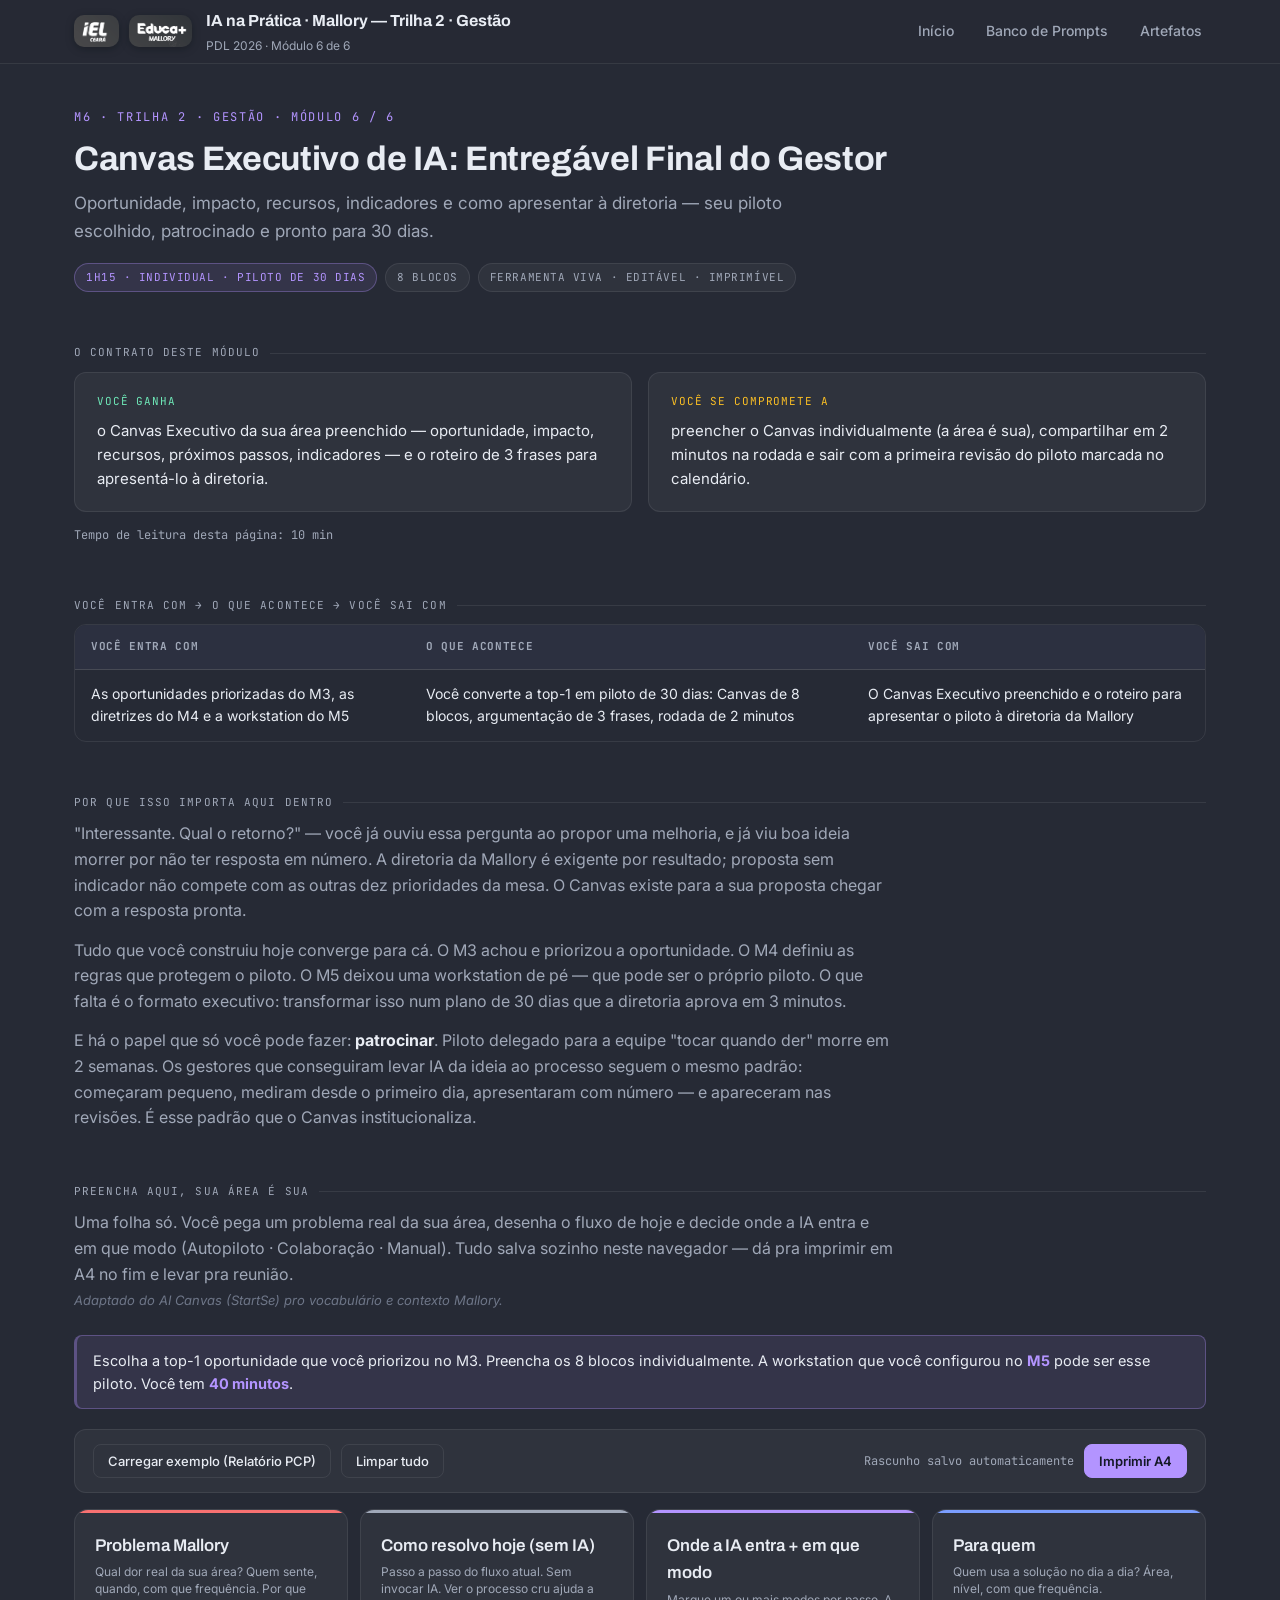
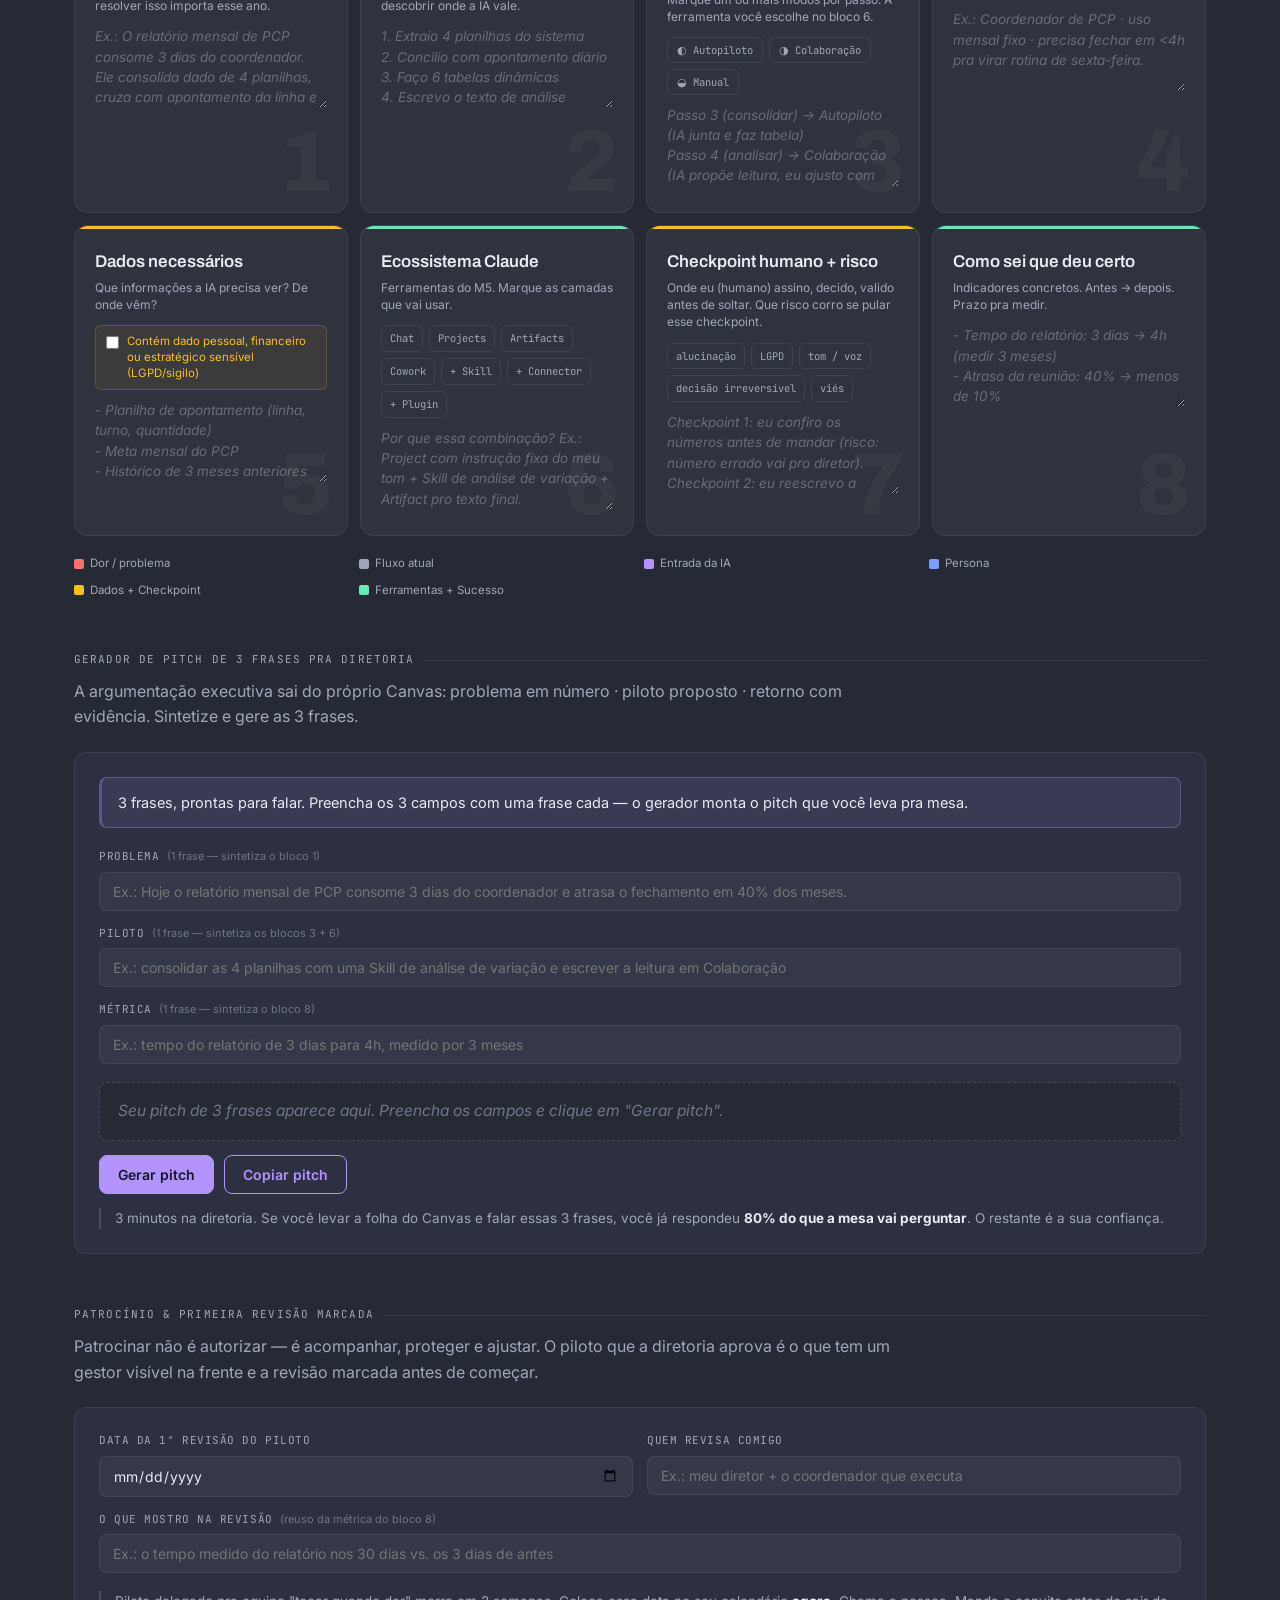
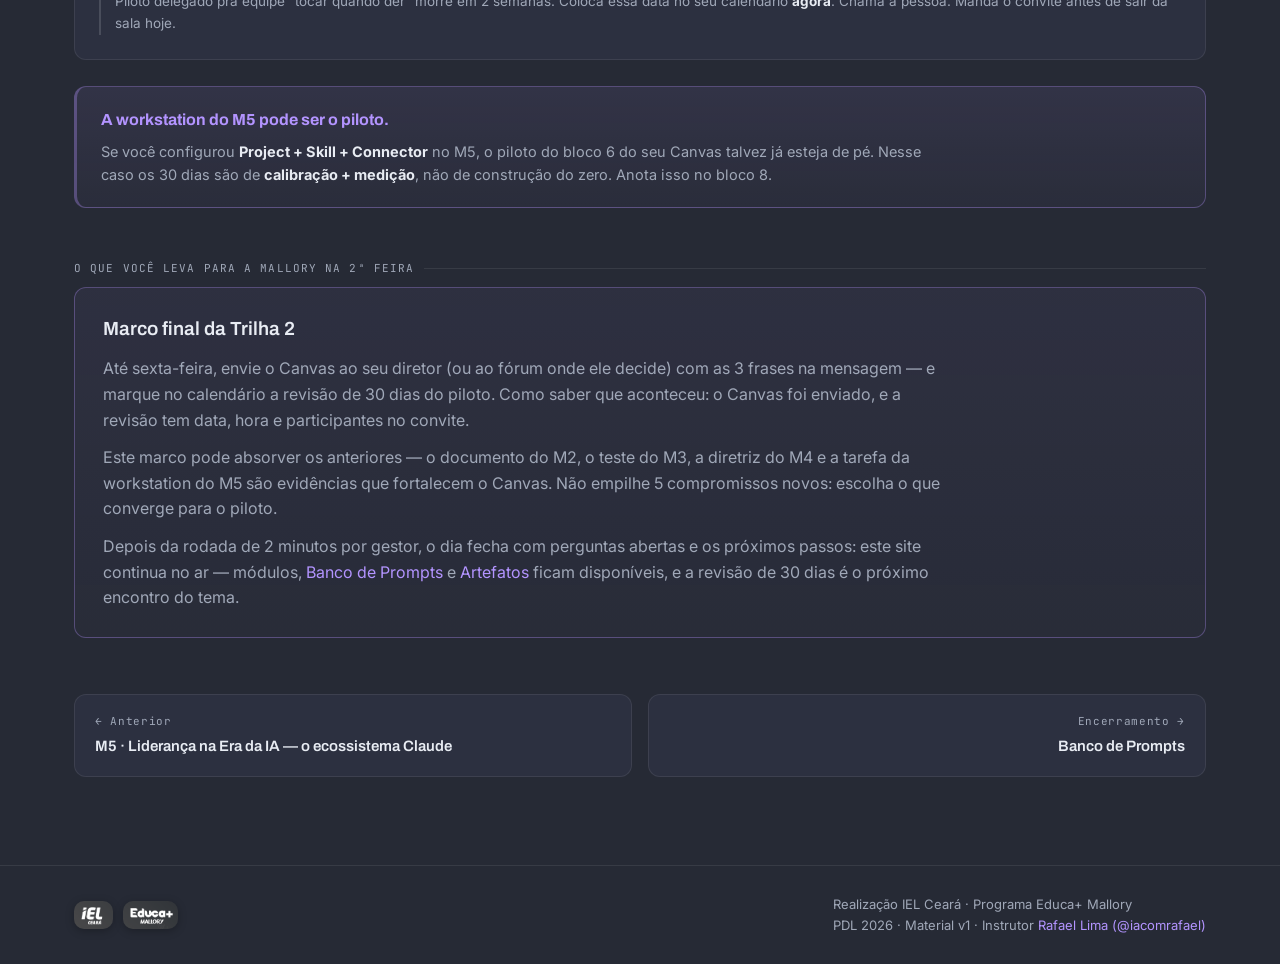
<file: m6/index.html>
<!DOCTYPE html>
<html lang="pt-BR">
<head>
<meta charset="UTF-8">
<meta name="viewport" content="width=device-width, initial-scale=1.0">
<title>M6 · Canvas Mallory de IA no Trabalho · Trilha 2 · Gestão · Mallory PDL 2026</title>
<link rel="preconnect" href="https://fonts.googleapis.com">
<link rel="preconnect" href="https://fonts.gstatic.com" crossorigin>
<link rel="stylesheet" href="https://fonts.googleapis.com/css2?family=Archivo:wght@500;600;700;800&family=Inter:wght@400;500;600;700&family=JetBrains+Mono:wght@400;500&display=swap">
<style>
:root{
  --bg-dark:#262A35;
  --bg-panel:#2C3040;
  --bg-panel-2:#31364a;
  --bg-card:rgba(255,255,255,.045);
  --border-subtle:rgba(255,255,255,.08);
  --border-strong:rgba(255,255,255,.14);
  --text:#E8ECF3;
  --text-muted:#A0A8B8;
  --text-dim:#6E7688;
  --accent-blue:#7B9EFF;
  --accent-purple:#B394FF;
  --success:#6EE7B7;
  --warning:#FBBF24;
  --danger:#F87171;
  --skill:#6EE7B7;
  --connector:#7B9EFF;
  --plugin:#FBBF24;
  --radius:12px;
  --radius-sm:8px;
  --radius-lg:14px;
  --font-title:'Archivo',system-ui,sans-serif;
  --font-body:'Inter',system-ui,sans-serif;
  --font-mono:'JetBrains Mono',monospace;
  /* Cor accent da trilha (§5.3) — Trilha 2 = roxo */
  --accent-trilha:#B394FF;
  --accent-trilha-glow:rgba(179,148,255,.10);
  --accent-trilha-border:rgba(179,148,255,.32);
}

*{box-sizing:border-box;margin:0;padding:0;}

body{
  font-family:var(--font-body);
  background:var(--bg-dark);
  color:var(--text);
  line-height:1.6;
  min-height:100vh;
}

/* ===== Site chrome (self-contained — não linka o style.css compartilhado) ===== */
.site-header{position:sticky;top:0;z-index:100;background:rgba(38,42,53,.92);-webkit-backdrop-filter:blur(8px);backdrop-filter:blur(8px);border-bottom:1px solid var(--border-subtle);}
.container{max-width:1180px;margin:0 auto;padding:0 24px;}
.site-header .container{display:flex;align-items:center;justify-content:space-between;gap:16px;min-height:60px;flex-wrap:wrap;padding-top:8px;padding-bottom:8px;}
.site-brand{display:flex;align-items:center;gap:14px;flex-wrap:wrap;}
.site-logos{display:flex;align-items:center;gap:10px;flex-shrink:0;}
.site-logos img{height:32px;width:auto;display:block;border-radius:10px;box-shadow:0 2px 8px rgba(0,0,0,.25);}
.site-brand-text{display:flex;flex-direction:column;gap:2px;}
.site-brand a{font-family:var(--font-title);font-size:16px;font-weight:700;color:var(--text);text-decoration:none;}
.site-brand a:hover{color:var(--accent-trilha);}
.site-brand .site-meta{font-size:12px;color:var(--text-muted);}
.nav-toggle{display:inline-flex;align-items:center;gap:8px;padding:8px 12px;border:1px solid var(--border-subtle);border-radius:6px;color:var(--text);font-size:14px;background:none;cursor:pointer;}
.site-nav{display:none;width:100%;padding:8px 0 12px;}
.site-nav.is-open{display:block;}
.site-nav ul{list-style:none;padding:0;margin:0;display:flex;flex-direction:column;gap:4px;}
.site-nav a{display:block;padding:8px 4px;color:var(--text-muted);font-size:14px;font-weight:500;text-decoration:none;}
.site-nav a:hover{color:var(--accent-trilha);}
.site-footer{border-top:1px solid var(--border-subtle);padding:28px 0;margin-top:64px;font-size:14px;color:var(--text-muted);}
.site-footer .container{display:flex;justify-content:space-between;align-items:center;gap:16px;flex-wrap:wrap;}
.site-footer .site-logos img{height:28px;}
.site-footer a{color:var(--accent-trilha);text-decoration:none;}
.footer-meta{font-size:13px;}

.wrap{max-width:1180px;margin:0 auto;padding:44px 24px 24px;}

/* ===== Module hero ===== */
.hero{margin-bottom:34px;}
.kicker{font-family:var(--font-mono);font-size:12px;letter-spacing:.14em;text-transform:uppercase;color:var(--accent-trilha);margin-bottom:12px;}
h1{font-family:var(--font-title);font-weight:700;font-size:34px;letter-spacing:-0.01em;line-height:1.16;margin-bottom:12px;max-width:900px;}
.hero .lead{font-size:17px;color:var(--text-muted);max-width:760px;margin-bottom:18px;}
.chips{display:flex;gap:8px;flex-wrap:wrap;}
.chip{font-family:var(--font-mono);font-size:11px;letter-spacing:.05em;text-transform:uppercase;padding:5px 11px;border-radius:20px;background:var(--bg-card);border:1px solid var(--border-subtle);color:var(--text-muted);}
.chip.accent{color:var(--accent-trilha);border-color:var(--accent-trilha-border);background:var(--accent-trilha-glow);}

/* ===== Section title ===== */
.section-eyebrow{font-family:var(--font-mono);font-size:11px;letter-spacing:.1em;text-transform:uppercase;color:var(--text-muted);margin:52px 0 10px;display:flex;align-items:center;gap:10px;}
.section-eyebrow::after{content:'';flex:1;height:1px;background:var(--border-subtle);}
h2{font-family:var(--font-title);font-weight:600;font-size:24px;margin-bottom:8px;}
h3{font-family:var(--font-title);font-weight:600;}
.section-lead{color:var(--text-muted);margin-bottom:22px;max-width:820px;}
.section-lead a{color:var(--accent-trilha);text-decoration:none;}
.section-lead .credit{font-size:13px;color:var(--text-dim);font-style:italic;}

/* ===== Contract cards ===== */
.contract{display:grid;grid-template-columns:1fr 1fr;gap:16px;margin-bottom:14px;}
@media(max-width:720px){.contract{grid-template-columns:1fr;}}
.contract-card{background:var(--bg-card);border:1px solid var(--border-subtle);border-radius:var(--radius);padding:20px 22px;}
.contract-card .label{font-family:var(--font-mono);font-size:11px;letter-spacing:.08em;text-transform:uppercase;margin-bottom:8px;}
.contract-card.ganha .label{color:var(--success);}
.contract-card.compromete .label{color:var(--warning);}
.contract-card p{color:var(--text);font-size:15px;}
.read-time{font-family:var(--font-mono);font-size:12px;color:var(--text-muted);margin-bottom:4px;}

/* ===== Flow table ===== */
.tbl-wrap{overflow-x:auto;border:1px solid var(--border-subtle);border-radius:var(--radius);}
table{border-collapse:collapse;width:100%;font-size:14px;min-width:560px;}
th,td{text-align:left;padding:13px 16px;border-bottom:1px solid var(--border-subtle);vertical-align:top;}
thead th{font-family:var(--font-mono);font-size:11px;letter-spacing:.06em;text-transform:uppercase;color:var(--text-muted);background:var(--bg-panel);}
tbody tr:last-child td{border-bottom:none;}
td strong{color:var(--text);}

/* ===== Prose ===== */
.prose p{color:var(--text-muted);margin-bottom:14px;max-width:820px;}
.prose p strong{color:var(--text);}

/* ===== Canvas toolbar ===== */
.toolbar{display:flex;gap:10px;flex-wrap:wrap;align-items:center;padding:14px 18px;background:var(--bg-card);border:1px solid var(--border-subtle);border-radius:var(--radius);margin-bottom:16px;}
.toolbar button{font-family:var(--font-body);font-weight:500;font-size:13px;padding:8px 14px;border-radius:8px;border:1px solid var(--border-subtle);background:transparent;color:var(--text);cursor:pointer;transition:.15s;}
.toolbar button:hover{border-color:var(--accent-trilha);color:var(--accent-trilha);}
.toolbar .primary{background:var(--accent-trilha);color:#141826;border-color:var(--accent-trilha);font-weight:600;}
.toolbar .primary:hover{filter:brightness(1.08);color:#141826;}
.toolbar .spacer{flex:1;}
.toolbar .status{font-size:12px;color:var(--text-muted);font-family:var(--font-mono);}

/* ===== Canvas grid ===== */
.canvas{display:grid;grid-template-columns:repeat(4,1fr);grid-auto-rows:minmax(214px,auto);gap:12px;}
.block{position:relative;background:var(--bg-card);border:1px solid var(--border-subtle);border-radius:var(--radius-lg);padding:22px 20px 18px;overflow:hidden;transition:border-color .15s;}
.block:hover{border-color:var(--accent-trilha-border);}
.block .num{position:absolute;right:14px;bottom:6px;font-family:var(--font-title);font-weight:800;font-size:88px;line-height:1;color:rgba(255,255,255,.035);pointer-events:none;user-select:none;}
.block h3{font-size:17px;margin:0 0 4px;color:var(--text);position:relative;}
.block .sub{font-size:12px;color:var(--text-muted);margin-bottom:12px;line-height:1.42;position:relative;}
.field{position:relative;width:100%;min-height:82px;background:transparent;border:none;color:var(--text);font-family:var(--font-body);font-size:13.5px;line-height:1.5;resize:vertical;padding:0;outline:none;}
.field::placeholder{color:rgba(160,168,184,.5);font-style:italic;}
.block.wide{grid-column:span 2;}

/* Colored top bars per category (fixas por categoria, não por trilha) */
.block::before{content:'';position:absolute;top:0;left:0;right:0;height:3px;border-radius:var(--radius-lg) var(--radius-lg) 0 0;background:var(--border-strong);}
.block[data-cat="problema"]::before{background:var(--danger);}
.block[data-cat="processo"]::before{background:var(--text-muted);}
.block[data-cat="ia"]::before{background:var(--accent-purple);}
.block[data-cat="persona"]::before{background:var(--accent-blue);}
.block[data-cat="dados"]::before{background:var(--warning);}
.block[data-cat="tools"]::before{background:var(--success);}
.block[data-cat="checkpoint"]::before{background:var(--warning);}
.block[data-cat="sucesso"]::before{background:var(--success);}

/* Modos (bloco 3) */
.modos{display:flex;gap:6px;flex-wrap:wrap;margin-bottom:10px;position:relative;}
.modo-chip{font-family:var(--font-mono);font-size:10.5px;padding:5px 9px;border-radius:6px;border:1px solid var(--border-subtle);color:var(--text-muted);background:transparent;cursor:pointer;transition:.15s;}
.modo-chip.autopiloto.active{border-color:var(--success);color:var(--success);background:rgba(110,231,183,.08);}
.modo-chip.colaboracao.active{border-color:var(--accent-blue);color:var(--accent-blue);background:rgba(123,158,255,.08);}
.modo-chip.manual.active{border-color:var(--warning);color:var(--warning);background:rgba(251,191,36,.08);}

/* LGPD flag */
.lgpd-flag{display:flex;align-items:flex-start;gap:8px;padding:8px 10px;background:rgba(251,191,36,.06);border:1px solid rgba(251,191,36,.2);border-radius:6px;font-size:11.5px;color:var(--warning);margin-bottom:10px;position:relative;}
.lgpd-flag input{margin:2px 0 0;flex-shrink:0;}
.lgpd-flag label{cursor:pointer;line-height:1.35;}

/* Ecossistema tags */
.eco-tags{display:flex;flex-wrap:wrap;gap:6px;margin-bottom:10px;position:relative;}
.eco-tag{font-family:var(--font-mono);font-size:10.5px;padding:4px 8px;border-radius:6px;border:1px solid var(--border-subtle);color:var(--text-muted);cursor:pointer;transition:.15s;user-select:none;}
.eco-tag[data-tool="chat"].on,.eco-tag[data-tool="projects"].on,.eco-tag[data-tool="artifacts"].on,.eco-tag[data-tool="cowork"].on{border-color:var(--accent-purple);color:var(--accent-purple);background:rgba(179,148,255,.08);}
.eco-tag[data-tool="skill"].on{border-color:var(--skill);color:var(--skill);background:rgba(110,231,183,.08);}
.eco-tag[data-tool="connector"].on{border-color:var(--connector);color:var(--connector);background:rgba(123,158,255,.08);}
.eco-tag[data-tool="plugin"].on{border-color:var(--plugin);color:var(--plugin);background:rgba(251,191,36,.08);}

/* Risco badges */
.risco-badges{display:flex;flex-wrap:wrap;gap:6px;margin-bottom:10px;position:relative;}
.risco-badge{font-family:var(--font-mono);font-size:10.5px;padding:4px 8px;border-radius:6px;border:1px solid var(--border-subtle);color:var(--text-muted);cursor:pointer;user-select:none;transition:.15s;}
.risco-badge.on{border-color:var(--danger);color:var(--danger);background:rgba(248,113,113,.08);}

/* Legenda */
.legenda{display:grid;grid-template-columns:repeat(4,1fr);gap:8px;margin-top:18px;font-size:11.5px;color:var(--text-muted);}
.legenda-item{display:flex;align-items:center;gap:6px;}
.legenda-item .swatch{width:10px;height:10px;border-radius:2px;flex-shrink:0;}

/* ===== Envelope tools ===== */
.tool{background:var(--bg-panel);border:1px solid var(--border-subtle);border-radius:var(--radius);padding:24px;margin-top:4px;}
.tool-instruction{background:var(--accent-trilha-glow);border:1px solid var(--accent-trilha-border);border-left-width:3px;border-radius:var(--radius-sm);padding:13px 16px;color:var(--text);font-size:14.5px;margin-bottom:20px;}
.tool-instruction strong{color:var(--accent-trilha);}

/* Forms (pitch + patrocínio) */
.form-grid{display:grid;gap:14px;margin-bottom:18px;}
.form-field label{display:block;font-family:var(--font-mono);font-size:11px;letter-spacing:.05em;text-transform:uppercase;color:var(--text-muted);margin-bottom:6px;}
.form-field .hint{font-size:11px;color:var(--text-dim);text-transform:none;letter-spacing:0;font-family:var(--font-body);}
.form-field input,.form-field textarea{width:100%;background:var(--bg-card);border:1px solid var(--border-subtle);border-radius:var(--radius-sm);color:var(--text);font-family:var(--font-body);font-size:14px;padding:10px 13px;outline:none;transition:border-color .15s;}
.form-field input:focus,.form-field textarea:focus{border-color:var(--accent-trilha);}
.form-field textarea{min-height:64px;resize:vertical;}
.form-row{display:grid;grid-template-columns:1fr 1fr;gap:14px;}
@media(max-width:560px){.form-row{grid-template-columns:1fr;}}
.copy-out{background:var(--bg-dark);border:1px dashed var(--border-strong);border-radius:var(--radius-sm);padding:16px 18px;font-size:15.5px;line-height:1.6;color:var(--text);margin-bottom:14px;min-height:56px;}
.copy-out .placeholder{color:var(--text-dim);font-style:italic;}
.copy-out strong{color:var(--accent-trilha);font-weight:600;}
.btn-row{display:flex;gap:10px;flex-wrap:wrap;}
.btn-action{font-family:var(--font-body);font-weight:600;font-size:14px;padding:10px 18px;border-radius:8px;border:1px solid var(--accent-trilha);background:var(--accent-trilha);color:#141826;cursor:pointer;transition:.15s;}
.btn-action:hover{filter:brightness(1.08);}
.btn-action.ghost{background:transparent;color:var(--accent-trilha);}
.btn-action.ghost:hover{background:var(--accent-trilha-glow);filter:none;}
.tool-note{font-size:13.5px;color:var(--text-muted);margin-top:14px;border-left:2px solid var(--border-strong);padding-left:14px;}
.tool-note strong{color:var(--text);}

/* Callout M5 */
.callout-m5{background:linear-gradient(180deg,rgba(179,148,255,.09),rgba(179,148,255,.03));border:1px solid var(--accent-trilha-border);border-left-width:3px;border-radius:var(--radius);padding:20px 24px;margin-top:26px;}
.callout-m5 .callout-title{font-family:var(--font-title);font-weight:700;font-size:16px;color:var(--accent-trilha);margin-bottom:8px;}
.callout-m5 p{color:var(--text-muted);font-size:14.5px;max-width:820px;}
.callout-m5 strong{color:var(--text);}

/* Closing */
.closing{background:linear-gradient(180deg,rgba(179,148,255,.06),rgba(179,148,255,.02));border:1px solid var(--accent-trilha-border);border-radius:var(--radius);padding:26px 28px;margin-top:8px;}
.closing h3{font-size:19px;margin-bottom:12px;color:var(--text);}
.closing p{color:var(--text-muted);margin-bottom:12px;max-width:840px;}
.closing p:last-child{margin-bottom:0;}
.closing strong{color:var(--text);}
.closing a{color:var(--accent-trilha);text-decoration:none;}

/* Module nav */
.module-nav{display:grid;grid-template-columns:1fr 1fr;gap:16px;margin-top:56px;}
@media(max-width:640px){.module-nav{grid-template-columns:1fr;}}
.module-nav a{display:flex;flex-direction:column;gap:4px;padding:18px 20px;background:var(--bg-panel);border:1px solid var(--border-subtle);border-radius:var(--radius);text-decoration:none;transition:border-color .15s;}
.module-nav a:hover{border-color:var(--accent-trilha);}
.module-nav .nav-next{text-align:right;}
.module-nav .nav-label{font-family:var(--font-mono);font-size:11px;color:var(--text-muted);letter-spacing:.06em;}
.module-nav .nav-title{font-family:var(--font-title);font-weight:600;font-size:15px;color:var(--text);}

/* ===== Desktop nav ===== */
@media(min-width:900px){
  .nav-toggle{display:none;}
  .site-nav{display:block;width:auto;padding:0;}
  .site-nav ul{flex-direction:row;gap:24px;}
}

/* ===== Responsive canvas ===== */
@media(max-width:980px){.canvas{grid-template-columns:repeat(2,1fr);}.block.wide{grid-column:span 2;}.legenda{grid-template-columns:repeat(2,1fr);}}
@media(max-width:560px){.canvas{grid-template-columns:1fr;}.block.wide{grid-column:span 1;}}

/* ===== Print (A4) ===== */
@media print{
  .site-header,.nav-toggle,.module-nav,.toolbar,.legenda{display:none !important;}
  body{background:#fff;color:#111;}
  .wrap{max-width:none;padding:0;}
  .site-footer{margin-top:20px;border-color:#ccc;color:#333;}
  .kicker{color:#333;}
  h1{color:#111;font-size:22px;}
  .hero .lead,.section-lead,.prose p,.contract-card p,td,.closing p,.callout-m5 p{color:#222 !important;}
  h2,h3{color:#111;}
  .chip{border-color:#ccc;background:transparent;color:#333;}
  .contract-card,.tool,.closing,.callout-m5,.tbl-wrap{border-color:#999;background:#fff;break-inside:avoid;}
  .section-eyebrow{color:#333;}
  .section-eyebrow::after{background:#ccc;}
  thead th{background:#eee;color:#111;}
  th,td{border-color:#999;}
  .canvas{gap:6px;grid-auto-rows:auto;}
  .block{background:#fff;border:1px solid #999;color:#111;page-break-inside:avoid;padding:12px;}
  .block h3{color:#111;font-size:14px;}
  .block .sub{color:#555;font-size:10.5px;}
  .block .num{color:rgba(0,0,0,.05);font-size:56px;}
  .field{color:#111;min-height:54px;font-size:11px;}
  .field::placeholder{color:#bbb;}
  .form-field input,.form-field textarea,.copy-out{color:#111;}
  .copy-out strong{color:#111;}
  .callout-m5 .callout-title{color:#111;}
  .modo-chip,.eco-tag,.risco-badge{color:#333 !important;border-color:#999 !important;background:transparent !important;}
  .modo-chip.active,.eco-tag.on,.risco-badge.on{border-color:#111 !important;font-weight:600;}
  .lgpd-flag{background:transparent;border-color:#999;color:#111;}
  .tool-instruction{background:transparent;border-color:#999;color:#111;}
  .closing,.callout-m5{background:#fff;}
  .btn-action{display:none !important;}
  .block,.tool,.closing,.callout-m5{page-break-inside:avoid;}
}
</style>
</head>
<body>

<header class="site-header">
  <div class="container">
    <div class="site-brand">
      <div class="site-logos">
        <img src="../assets/logos/iel-ceara.png" alt="IEL Ceará">
        <img src="../assets/logos/educa-mais-mallory.png" alt="Educa+ Mallory">
      </div>
      <div class="site-brand-text">
        <a href="../">IA na Prática · Mallory — Trilha 2 · Gestão</a>
        <span class="site-meta">PDL 2026 · Módulo 6 de 6</span>
      </div>
    </div>
    <button class="nav-toggle" aria-expanded="false" aria-controls="site-nav">Menu</button>
    <nav class="site-nav" id="site-nav" aria-label="Navegação principal">
      <ul>
        <li><a href="../">Início</a></li>
        <li><a href="../banco-de-prompts/">Banco de Prompts</a></li>
        <li><a href="../artefatos/">Artefatos</a></li>
      </ul>
    </nav>
  </div>
</header>

<main>
<div class="wrap">

  <!-- HERO -->
  <header class="hero">
    <div class="kicker">M6 · Trilha 2 · Gestão · Módulo 6 / 6</div>
    <h1>Canvas Executivo de IA: Entregável Final do Gestor</h1>
    <p class="lead">Oportunidade, impacto, recursos, indicadores e como apresentar à diretoria — seu piloto escolhido, patrocinado e pronto para 30 dias.</p>
    <div class="chips">
      <span class="chip accent">1h15 · individual · piloto de 30 dias</span>
      <span class="chip">8 blocos</span>
      <span class="chip">Ferramenta viva · editável · imprimível</span>
    </div>
  </header>

  <!-- CONTRATO -->
  <div class="section-eyebrow">O contrato deste módulo</div>
  <div class="contract">
    <div class="contract-card ganha">
      <div class="label">Você ganha</div>
      <p>o Canvas Executivo da sua área preenchido — oportunidade, impacto, recursos, próximos passos, indicadores — e o roteiro de 3 frases para apresentá-lo à diretoria.</p>
    </div>
    <div class="contract-card compromete">
      <div class="label">Você se compromete a</div>
      <p>preencher o Canvas individualmente (a área é sua), compartilhar em 2 minutos na rodada e sair com a primeira revisão do piloto marcada no calendário.</p>
    </div>
  </div>
  <p class="read-time">Tempo de leitura desta página: 10 min</p>

  <!-- ENTRA / SAI -->
  <div class="section-eyebrow">Você entra com → O que acontece → Você sai com</div>
  <div class="tbl-wrap">
    <table>
      <thead>
        <tr><th>Você entra com</th><th>O que acontece</th><th>Você sai com</th></tr>
      </thead>
      <tbody>
        <tr>
          <td>As oportunidades priorizadas do M3, as diretrizes do M4 e a workstation do M5</td>
          <td>Você converte a top-1 em piloto de 30 dias: Canvas de 8 blocos, argumentação de 3 frases, rodada de 2 minutos</td>
          <td>O Canvas Executivo preenchido e o roteiro para apresentar o piloto à diretoria da Mallory</td>
        </tr>
      </tbody>
    </table>
  </div>

  <!-- POR QUE IMPORTA -->
  <div class="section-eyebrow">Por que isso importa aqui dentro</div>
  <div class="prose">
    <p>"Interessante. Qual o retorno?" — você já ouviu essa pergunta ao propor uma melhoria, e já viu boa ideia morrer por não ter resposta em número. A diretoria da Mallory é exigente por resultado; proposta sem indicador não compete com as outras dez prioridades da mesa. O Canvas existe para a sua proposta chegar com a resposta pronta.</p>
    <p>Tudo que você construiu hoje converge para cá. O M3 achou e priorizou a oportunidade. O M4 definiu as regras que protegem o piloto. O M5 deixou uma workstation de pé — que pode ser o próprio piloto. O que falta é o formato executivo: transformar isso num plano de 30 dias que a diretoria aprova em 3 minutos.</p>
    <p>E há o papel que só você pode fazer: <strong>patrocinar</strong>. Piloto delegado para a equipe "tocar quando der" morre em 2 semanas. Os gestores que conseguiram levar IA da ideia ao processo seguem o mesmo padrão: começaram pequeno, mediram desde o primeiro dia, apresentaram com número — e apareceram nas revisões. É esse padrão que o Canvas institucionaliza.</p>
  </div>

  <!-- ===== CANVAS ===== -->
  <div class="section-eyebrow">Preencha aqui, sua área é sua</div>
  <p class="section-lead">
    Uma folha só. Você pega um problema real da sua área, desenha o fluxo de hoje e decide onde a IA entra e em que modo (Autopiloto · Colaboração · Manual). Tudo salva sozinho neste navegador — dá pra imprimir em A4 no fim e levar pra reunião.
    <br><span class="credit">Adaptado do AI Canvas (StartSe) pro vocabulário e contexto Mallory.</span>
  </p>

  <div class="tool-instruction">
    Escolha a top-1 oportunidade que você priorizou no M3. Preencha os 8 blocos individualmente. A workstation que você configurou no <strong>M5</strong> pode ser esse piloto. Você tem <strong>40 minutos</strong>.
  </div>

  <div class="toolbar">
    <button id="btn-exemplo">Carregar exemplo (Relatório PCP)</button>
    <button id="btn-limpar">Limpar tudo</button>
    <div class="spacer"></div>
    <span class="status" id="status">Rascunho salvo automaticamente</span>
    <button class="primary" onclick="window.print()">Imprimir A4</button>
  </div>

  <section class="canvas" id="canvas">

    <!-- 1. Problema -->
    <article class="block" data-cat="problema">
      <span class="num">1</span>
      <h3>Problema Mallory</h3>
      <div class="sub">Qual dor real da sua área? Quem sente, quando, com que frequência. Por que resolver isso importa esse ano.</div>
      <textarea class="field" data-key="problema" placeholder="Ex.: O relatório mensal de PCP consome 3 dias do coordenador. Ele consolida dado de 4 planilhas, cruza com apontamento da linha e escreve o texto no Word. Atrasa a reunião de fechamento em ~40% dos meses..."></textarea>
    </article>

    <!-- 2. Como resolvo hoje (sem IA) -->
    <article class="block" data-cat="processo">
      <span class="num">2</span>
      <h3>Como resolvo hoje (sem IA)</h3>
      <div class="sub">Passo a passo do fluxo atual. Sem invocar IA. Ver o processo cru ajuda a descobrir onde a IA vale.</div>
      <textarea class="field" data-key="sem-ia" placeholder="1. Extraio 4 planilhas do sistema&#10;2. Concilio com apontamento diário&#10;3. Faço 6 tabelas dinâmicas&#10;4. Escrevo o texto de análise&#10;5. Formato e envio pro diretor"></textarea>
    </article>

    <!-- 3. Onde a IA entra + em que modo -->
    <article class="block" data-cat="ia">
      <span class="num">3</span>
      <h3>Onde a IA entra + em que modo</h3>
      <div class="sub">Marque um ou mais modos por passo. A ferramenta você escolhe no bloco 6.</div>
      <div class="modos">
        <button class="modo-chip autopiloto" data-modo="autopiloto">◐ Autopiloto</button>
        <button class="modo-chip colaboracao" data-modo="colaboracao">◑ Colaboração</button>
        <button class="modo-chip manual" data-modo="manual">◒ Manual</button>
      </div>
      <textarea class="field" data-key="com-ia" placeholder="Passo 3 (consolidar) → Autopiloto (IA junta e faz tabela)&#10;Passo 4 (analisar) → Colaboração (IA propõe leitura, eu ajusto com contexto do mês)&#10;Passo 5 (assinar) → Manual (só eu)"></textarea>
    </article>

    <!-- 4. Para quem -->
    <article class="block" data-cat="persona">
      <span class="num">4</span>
      <h3>Para quem</h3>
      <div class="sub">Quem usa a solução no dia a dia? Área, nível, com que frequência.</div>
      <textarea class="field" data-key="persona" placeholder="Ex.: Coordenador de PCP · uso mensal fixo · precisa fechar em <4h pra virar rotina de sexta-feira."></textarea>
    </article>

    <!-- 5. Dados necessários + LGPD -->
    <article class="block" data-cat="dados">
      <span class="num">5</span>
      <h3>Dados necessários</h3>
      <div class="sub">Que informações a IA precisa ver? De onde vêm?</div>
      <div class="lgpd-flag">
        <input type="checkbox" id="lgpd" data-key="lgpd-check">
        <label for="lgpd">Contém dado pessoal, financeiro ou estratégico sensível (LGPD/sigilo)</label>
      </div>
      <textarea class="field" data-key="dados" placeholder="- Planilha de apontamento (linha, turno, quantidade)&#10;- Meta mensal do PCP&#10;- Histórico de 3 meses anteriores&#10;⚠️ Sem nome/CPF de operador."></textarea>
    </article>

    <!-- 6. Ecossistema Claude (do M5) -->
    <article class="block" data-cat="tools">
      <span class="num">6</span>
      <h3>Ecossistema Claude</h3>
      <div class="sub">Ferramentas do M5. Marque as camadas que vai usar.</div>
      <div class="eco-tags">
        <span class="eco-tag" data-tool="chat">Chat</span>
        <span class="eco-tag" data-tool="projects">Projects</span>
        <span class="eco-tag" data-tool="artifacts">Artifacts</span>
        <span class="eco-tag" data-tool="cowork">Cowork</span>
        <span class="eco-tag" data-tool="skill">+ Skill</span>
        <span class="eco-tag" data-tool="connector">+ Connector</span>
        <span class="eco-tag" data-tool="plugin">+ Plugin</span>
      </div>
      <textarea class="field" data-key="tools-nota" placeholder="Por que essa combinação? Ex.: Project com instrução fixa do meu tom + Skill de análise de variação + Artifact pro texto final."></textarea>
    </article>

    <!-- 7. Checkpoint humano + risco -->
    <article class="block" data-cat="checkpoint">
      <span class="num">7</span>
      <h3>Checkpoint humano + risco</h3>
      <div class="sub">Onde eu (humano) assino, decido, valido antes de soltar. Que risco corro se pular esse checkpoint.</div>
      <div class="risco-badges">
        <span class="risco-badge" data-risco="alucinacao">alucinação</span>
        <span class="risco-badge" data-risco="lgpd">LGPD</span>
        <span class="risco-badge" data-risco="tom">tom / voz</span>
        <span class="risco-badge" data-risco="decisao">decisão irreversível</span>
        <span class="risco-badge" data-risco="vies">viés</span>
      </div>
      <textarea class="field" data-key="checkpoint" placeholder="Checkpoint 1: eu confiro os números antes de mandar (risco: número errado vai pro diretor).&#10;Checkpoint 2: eu reescrevo a conclusão com contexto do mês (risco: análise genérica)."></textarea>
    </article>

    <!-- 8. Como sei que deu certo -->
    <article class="block" data-cat="sucesso">
      <span class="num">8</span>
      <h3>Como sei que deu certo</h3>
      <div class="sub">Indicadores concretos. Antes → depois. Prazo pra medir.</div>
      <textarea class="field" data-key="sucesso" placeholder="- Tempo do relatório: 3 dias → 4h (medir 3 meses)&#10;- Atraso da reunião: 40% → menos de 10%&#10;- Ganho: tempo pra ler o número, não só consolidar."></textarea>
    </article>

  </section>

  <div class="legenda">
    <div class="legenda-item"><span class="swatch" style="background:var(--danger)"></span>Dor / problema</div>
    <div class="legenda-item"><span class="swatch" style="background:var(--text-muted)"></span>Fluxo atual</div>
    <div class="legenda-item"><span class="swatch" style="background:var(--accent-purple)"></span>Entrada da IA</div>
    <div class="legenda-item"><span class="swatch" style="background:var(--accent-blue)"></span>Persona</div>
    <div class="legenda-item"><span class="swatch" style="background:var(--warning)"></span>Dados + Checkpoint</div>
    <div class="legenda-item"><span class="swatch" style="background:var(--success)"></span>Ferramentas + Sucesso</div>
  </div>

  <!-- ===== PEÇA T2 · Gerador de pitch de 3 frases ===== -->
  <div class="section-eyebrow">Gerador de pitch de 3 frases pra diretoria</div>
  <p class="section-lead">A argumentação executiva sai do próprio Canvas: problema em número · piloto proposto · retorno com evidência. Sintetize e gere as 3 frases.</p>
  <div class="tool">
    <div class="tool-instruction">
      3 frases, prontas para falar. Preencha os 3 campos com uma frase cada — o gerador monta o pitch que você leva pra mesa.
    </div>
    <div class="form-grid">
      <div class="form-field">
        <label for="pitch-problema">Problema <span class="hint">(1 frase — sintetiza o bloco 1)</span></label>
        <input id="pitch-problema" data-key="pitch-problema" placeholder="Ex.: Hoje o relatório mensal de PCP consome 3 dias do coordenador e atrasa o fechamento em 40% dos meses.">
      </div>
      <div class="form-field">
        <label for="pitch-piloto">Piloto <span class="hint">(1 frase — sintetiza os blocos 3 + 6)</span></label>
        <input id="pitch-piloto" data-key="pitch-piloto" placeholder="Ex.: consolidar as 4 planilhas com uma Skill de análise de variação e escrever a leitura em Colaboração">
      </div>
      <div class="form-field">
        <label for="pitch-metrica">Métrica <span class="hint">(1 frase — sintetiza o bloco 8)</span></label>
        <input id="pitch-metrica" data-key="pitch-metrica" placeholder="Ex.: tempo do relatório de 3 dias para 4h, medido por 3 meses">
      </div>
    </div>
    <div class="copy-out" id="pitch-out"><span class="placeholder">Seu pitch de 3 frases aparece aqui. Preencha os campos e clique em "Gerar pitch".</span></div>
    <div class="btn-row">
      <button class="btn-action" id="btn-gerar-pitch">Gerar pitch</button>
      <button class="btn-action ghost" id="btn-copiar-pitch">Copiar pitch</button>
    </div>
    <p class="tool-note">3 minutos na diretoria. Se você levar a folha do Canvas e falar essas 3 frases, você já respondeu <strong>80% do que a mesa vai perguntar</strong>. O restante é a sua confiança.</p>
  </div>

  <!-- ===== PEÇA T2 · Patrocínio & primeira revisão ===== -->
  <div class="section-eyebrow">Patrocínio & primeira revisão marcada</div>
  <p class="section-lead">Patrocinar não é autorizar — é acompanhar, proteger e ajustar. O piloto que a diretoria aprova é o que tem um gestor visível na frente e a revisão marcada antes de começar.</p>
  <div class="tool">
    <div class="form-grid">
      <div class="form-row">
        <div class="form-field">
          <label for="patr-data">Data da 1ª revisão do piloto</label>
          <input type="date" id="patr-data" data-key="patr-data">
        </div>
        <div class="form-field">
          <label for="patr-quem">Quem revisa comigo</label>
          <input id="patr-quem" data-key="patr-quem" placeholder="Ex.: meu diretor + o coordenador que executa">
        </div>
      </div>
      <div class="form-field">
        <label for="patr-mostro">O que mostro na revisão <span class="hint">(reuso da métrica do bloco 8)</span></label>
        <input id="patr-mostro" data-key="patr-mostro" placeholder="Ex.: o tempo medido do relatório nos 30 dias vs. os 3 dias de antes">
      </div>
    </div>
    <p class="tool-note">Piloto delegado pra equipe "tocar quando der" morre em 2 semanas. Coloca essa data no seu calendário <strong>agora</strong>. Chama a pessoa. Manda o convite antes de sair da sala hoje.</p>
  </div>

  <!-- ===== Amarração ao M5 ===== -->
  <div class="callout-m5">
    <div class="callout-title">A workstation do M5 pode ser o piloto.</div>
    <p>Se você configurou <strong>Project + Skill + Connector</strong> no M5, o piloto do bloco 6 do seu Canvas talvez já esteja de pé. Nesse caso os 30 dias são de <strong>calibração + medição</strong>, não de construção do zero. Anota isso no bloco 8.</p>
  </div>

  <!-- ===== FECHAMENTO ===== -->
  <div class="section-eyebrow">O que você leva para a Mallory na 2ª feira</div>
  <div class="closing">
    <h3>Marco final da Trilha 2</h3>
    <p>Até sexta-feira, envie o Canvas ao seu diretor (ou ao fórum onde ele decide) com as 3 frases na mensagem — e marque no calendário a revisão de 30 dias do piloto. Como saber que aconteceu: o Canvas foi enviado, e a revisão tem data, hora e participantes no convite.</p>
    <p>Este marco pode absorver os anteriores — o documento do M2, o teste do M3, a diretriz do M4 e a tarefa da workstation do M5 são evidências que fortalecem o Canvas. Não empilhe 5 compromissos novos: escolha o que converge para o piloto.</p>
    <p>Depois da rodada de 2 minutos por gestor, o dia fecha com perguntas abertas e os próximos passos: este site continua no ar — módulos, <a href="../banco-de-prompts/">Banco de Prompts</a> e <a href="../artefatos/">Artefatos</a> ficam disponíveis, e a revisão de 30 dias é o próximo encontro do tema.</p>
  </div>

  <!-- Module nav -->
  <nav class="module-nav" aria-label="Navegação entre módulos">
    <a class="nav-prev" href="../m5/">
      <span class="nav-label">← Anterior</span>
      <span class="nav-title">M5 · Liderança na Era da IA — o ecossistema Claude</span>
    </a>
    <a class="nav-next" href="../banco-de-prompts/">
      <span class="nav-label">Encerramento →</span>
      <span class="nav-title">Banco de Prompts</span>
    </a>
  </nav>

</div>
</main>

<footer class="site-footer">
  <div class="container">
    <div class="site-logos">
      <img src="../assets/logos/iel-ceara.png" alt="IEL Ceará">
      <img src="../assets/logos/educa-mais-mallory.png" alt="Educa+ Mallory">
    </div>
    <div class="footer-meta">
      Realização IEL Ceará · Programa Educa+ Mallory<br>
      PDL 2026 · Material v1 · Instrutor <a href="https://www.instagram.com/iacomrafael/" target="_blank" rel="noopener">Rafael Lima (@iacomrafael)</a>
    </div>
  </div>
</footer>

<script>
// ===== Nav mobile =====
(function(){
  var t = document.querySelector('.nav-toggle');
  var n = document.getElementById('site-nav');
  if(!t || !n) return;
  t.addEventListener('click', function(){
    var open = n.classList.toggle('is-open');
    t.setAttribute('aria-expanded', String(open));
  });
})();

// ===== Canvas + peças T2 (autosave localStorage) =====
(function(){
  var STORAGE_KEY = 'mallory-m6-canvas-t2-v1';
  var state = {};
  try{ var s = localStorage.getItem(STORAGE_KEY); if(s) Object.assign(state, JSON.parse(s)); }catch(e){}

  // Restaura campos
  document.querySelectorAll('[data-key]').forEach(function(el){
    var k = el.dataset.key;
    if(state[k] !== undefined){
      if(el.type === 'checkbox') el.checked = state[k];
      else el.value = state[k];
    }
  });

  // Restaura seleções (modos/eco/risco)
  ['modos-sel','eco-sel','risco-sel'].forEach(function(k){ state[k] = state[k] || []; });
  state['modos-sel'].forEach(function(m){ var e = document.querySelector('.modo-chip[data-modo="'+m+'"]'); if(e) e.classList.add('active'); });
  state['eco-sel'].forEach(function(t){ var e = document.querySelector('.eco-tag[data-tool="'+t+'"]'); if(e) e.classList.add('on'); });
  state['risco-sel'].forEach(function(r){ var e = document.querySelector('.risco-badge[data-risco="'+r+'"]'); if(e) e.classList.add('on'); });

  var saveTimer;
  function save(){
    clearTimeout(saveTimer);
    saveTimer = setTimeout(function(){
      localStorage.setItem(STORAGE_KEY, JSON.stringify(state));
      document.getElementById('status').textContent = 'Salvo · ' + new Date().toLocaleTimeString('pt-BR').slice(0,5);
    }, 300);
  }

  // Listeners de campos
  document.querySelectorAll('[data-key]').forEach(function(el){
    function upd(){ state[el.dataset.key] = (el.type === 'checkbox') ? el.checked : el.value; save(); }
    el.addEventListener('input', upd);
    el.addEventListener('change', upd);
  });

  // Toggles
  function bindToggle(sel, cls, dataAttr, stateKey){
    document.querySelectorAll(sel).forEach(function(el){
      el.addEventListener('click', function(){
        var v = el.dataset[dataAttr];
        el.classList.toggle(cls);
        var set = new Set(state[stateKey]);
        el.classList.contains(cls) ? set.add(v) : set.delete(v);
        state[stateKey] = Array.from(set);
        save();
      });
    });
  }
  bindToggle('.modo-chip', 'active', 'modo', 'modos-sel');
  bindToggle('.eco-tag', 'on', 'tool', 'eco-sel');
  bindToggle('.risco-badge', 'on', 'risco', 'risco-sel');

  // ===== Gerador de pitch =====
  var pitchOut = document.getElementById('pitch-out');
  function esc(s){ return (s||'').replace(/&/g,'&amp;').replace(/</g,'&lt;').replace(/>/g,'&gt;'); }
  function renderPitch(){
    var prob = (state['pitch-problema']||'').trim();
    var pil = (state['pitch-piloto']||'').trim();
    var met = (state['pitch-metrica']||'').trim();
    if(!prob && !pil && !met){
      pitchOut.innerHTML = '<span class="placeholder">Seu pitch de 3 frases aparece aqui. Preencha os campos e clique em "Gerar pitch".</span>';
      return;
    }
    pitchOut.innerHTML = '<strong>' + esc(prob||'[problema]') + '</strong> Meu piloto de 30 dias é <strong>' + esc(pil||'[piloto]') + '</strong>, usando o que construí no M5. Vou medir por <strong>' + esc(met||'[métrica]') + '</strong>.';
  }

  document.getElementById('btn-gerar-pitch').addEventListener('click', renderPitch);

  document.getElementById('btn-copiar-pitch').addEventListener('click', function(){
    renderPitch();
    if(pitchOut.querySelector('.placeholder')) return;
    var txt = pitchOut.textContent;
    navigator.clipboard.writeText(txt).then(function(){
      var b = document.getElementById('btn-copiar-pitch');
      var orig = b.textContent; b.textContent = 'Copiado ✓';
      setTimeout(function(){ b.textContent = orig; }, 1600);
    });
  });

  // ===== Exemplo (Relatório PCP) =====
  var EXEMPLO = {
    'problema':'O relatório mensal de PCP consome 3 dias do coordenador. Ele consolida dado de 4 planilhas, cruza com apontamento da linha e escreve o texto no Word. Atrasa a reunião de fechamento em ~40% dos meses. Isso empurra a decisão de reprogramação da semana seguinte pra segunda de tarde — perdemos meia semana.',
    'sem-ia':'1. Baixo 4 planilhas do ERP\n2. Concilio com apontamento diário da linha\n3. Monto 6 tabelas dinâmicas no Excel\n4. Escrevo análise de variação vs meta\n5. Formato o PDF e mando pro diretor',
    'com-ia':'Passo 3 (consolidar) → Autopiloto: Skill de análise de variação junta as planilhas e devolve tabela pronta.\nPasso 4 (analisar) → Colaboração: eu jogo o resumo no Chat + contexto do mês (feriado, quebra da injetora 2) → IA propõe leitura → eu ajusto.\nPasso 5 (assinar) → Manual: revisão final e envio são meus.',
    'persona':'Coordenador de PCP · uso mensal fixo · precisa fechar em <4h pra virar rotina de sexta.',
    'dados':'- Planilha de apontamento (linha, turno, quantidade produzida)\n- Meta mensal do PCP\n- Histórico de 3 meses anteriores\n- Ocorrências da manutenção\nSem nome/CPF de operador. Sem dado financeiro sensível.',
    'lgpd-check':false,
    'tools-nota':'Project fixo com meu tom e as metas do trimestre + Skill de análise de variação + Artifact pro texto final que eu formato depois no Word.',
    'checkpoint':'Checkpoint 1 · eu confiro os números antes do envio (risco: número errado vai pro diretor).\nCheckpoint 2 · eu reescrevo a conclusão com contexto que a IA não tem (feriado, quebra) — risco: análise genérica.\nCheckpoint 3 · assinatura e envio são meus.',
    'sucesso':'- Tempo do relatório: 3 dias → 4h (medir por 3 meses)\n- Atraso da reunião de fechamento: 40% → menos de 10%\n- Ganho qualitativo: tempo pra ler o número, não só consolidar.',
    'modos-sel':['autopiloto','colaboracao','manual'],
    'eco-sel':['projects','artifacts','skill'],
    'risco-sel':['alucinacao','decisao'],
    // Pitch pré-preenchido
    'pitch-problema':'Hoje o relatório mensal de PCP consome 3 dias do coordenador e atrasa o fechamento em 40% dos meses.',
    'pitch-piloto':'consolidar as 4 planilhas com uma Skill de análise de variação e escrever a leitura em Colaboração',
    'pitch-metrica':'tempo do relatório de 3 dias para 4h, medido por 3 meses',
    // Patrocínio
    'patr-quem':'meu diretor + o coordenador que executa',
    'patr-mostro':'o tempo medido do relatório nos 30 dias vs. os 3 dias de antes'
  };

  document.getElementById('btn-exemplo').addEventListener('click', function(){
    if(!confirm('Isso substitui o que está preenchido agora. Continuar?')) return;
    Object.assign(state, EXEMPLO);
    document.querySelectorAll('[data-key]').forEach(function(el){
      var v = state[el.dataset.key];
      if(v === undefined) return;
      if(el.type === 'checkbox') el.checked = v;
      else el.value = v;
    });
    document.querySelectorAll('.modo-chip').forEach(function(el){ el.classList.toggle('active', state['modos-sel'].includes(el.dataset.modo)); });
    document.querySelectorAll('.eco-tag').forEach(function(el){ el.classList.toggle('on', state['eco-sel'].includes(el.dataset.tool)); });
    document.querySelectorAll('.risco-badge').forEach(function(el){ el.classList.toggle('on', state['risco-sel'].includes(el.dataset.risco)); });
    renderPitch();
    save();
  });

  document.getElementById('btn-limpar').addEventListener('click', function(){
    if(!confirm('Apagar tudo? Não dá pra desfazer.')) return;
    localStorage.removeItem(STORAGE_KEY);
    location.reload();
  });

  // Render inicial do pitch (caso já haja estado salvo)
  renderPitch();
})();
</script>
</body>
</html>
</file>
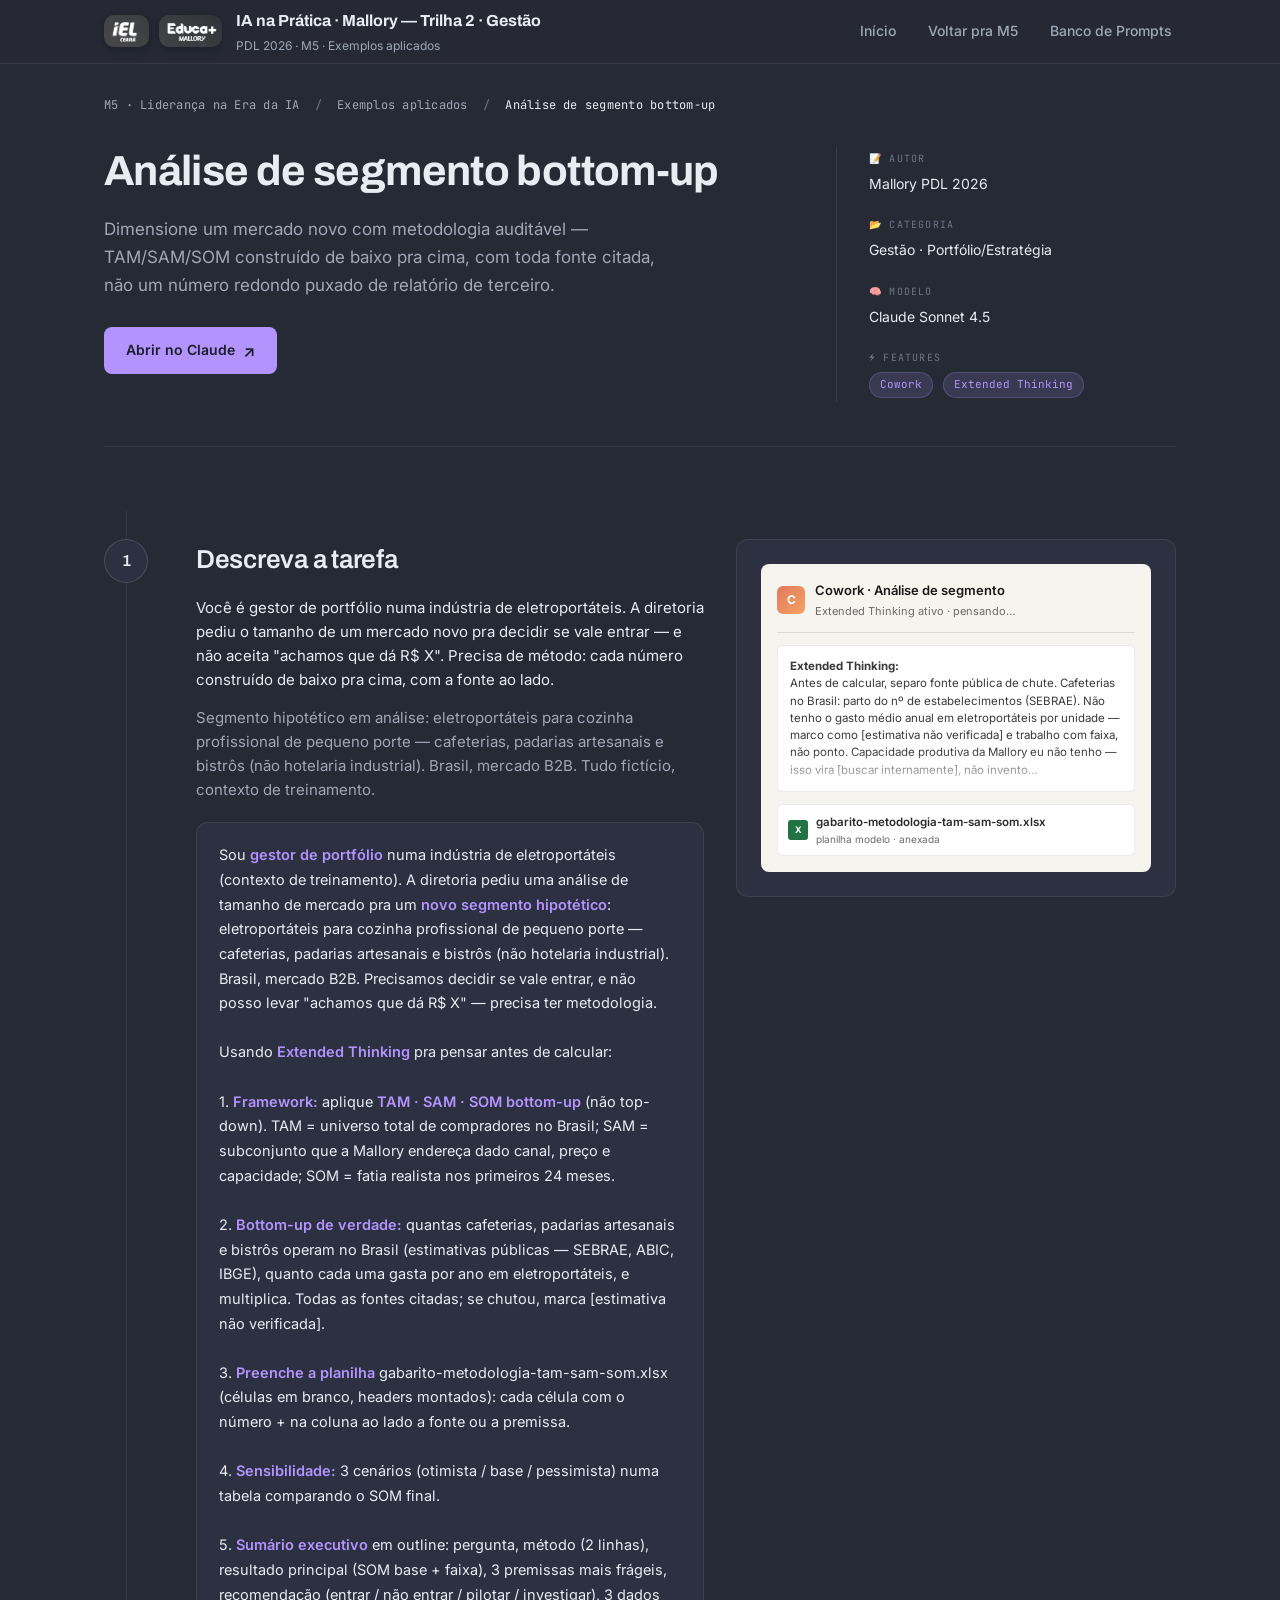
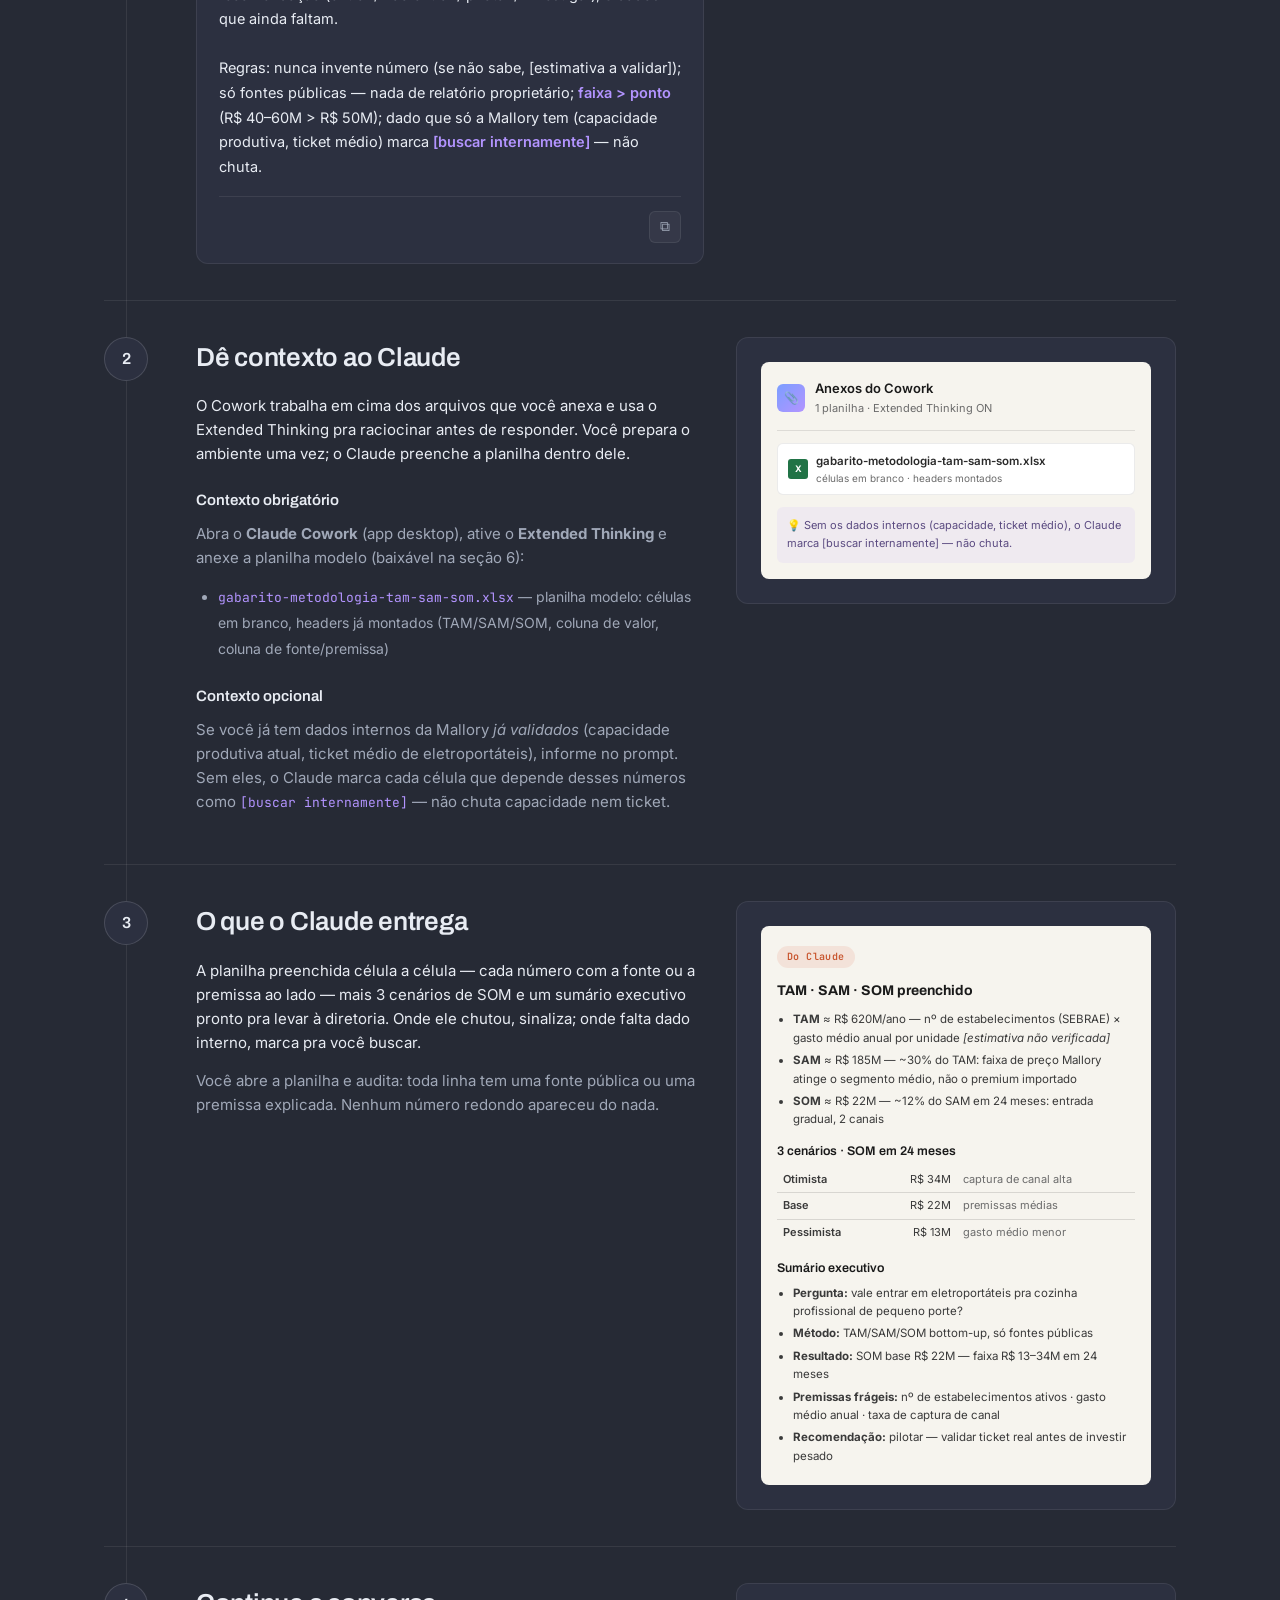
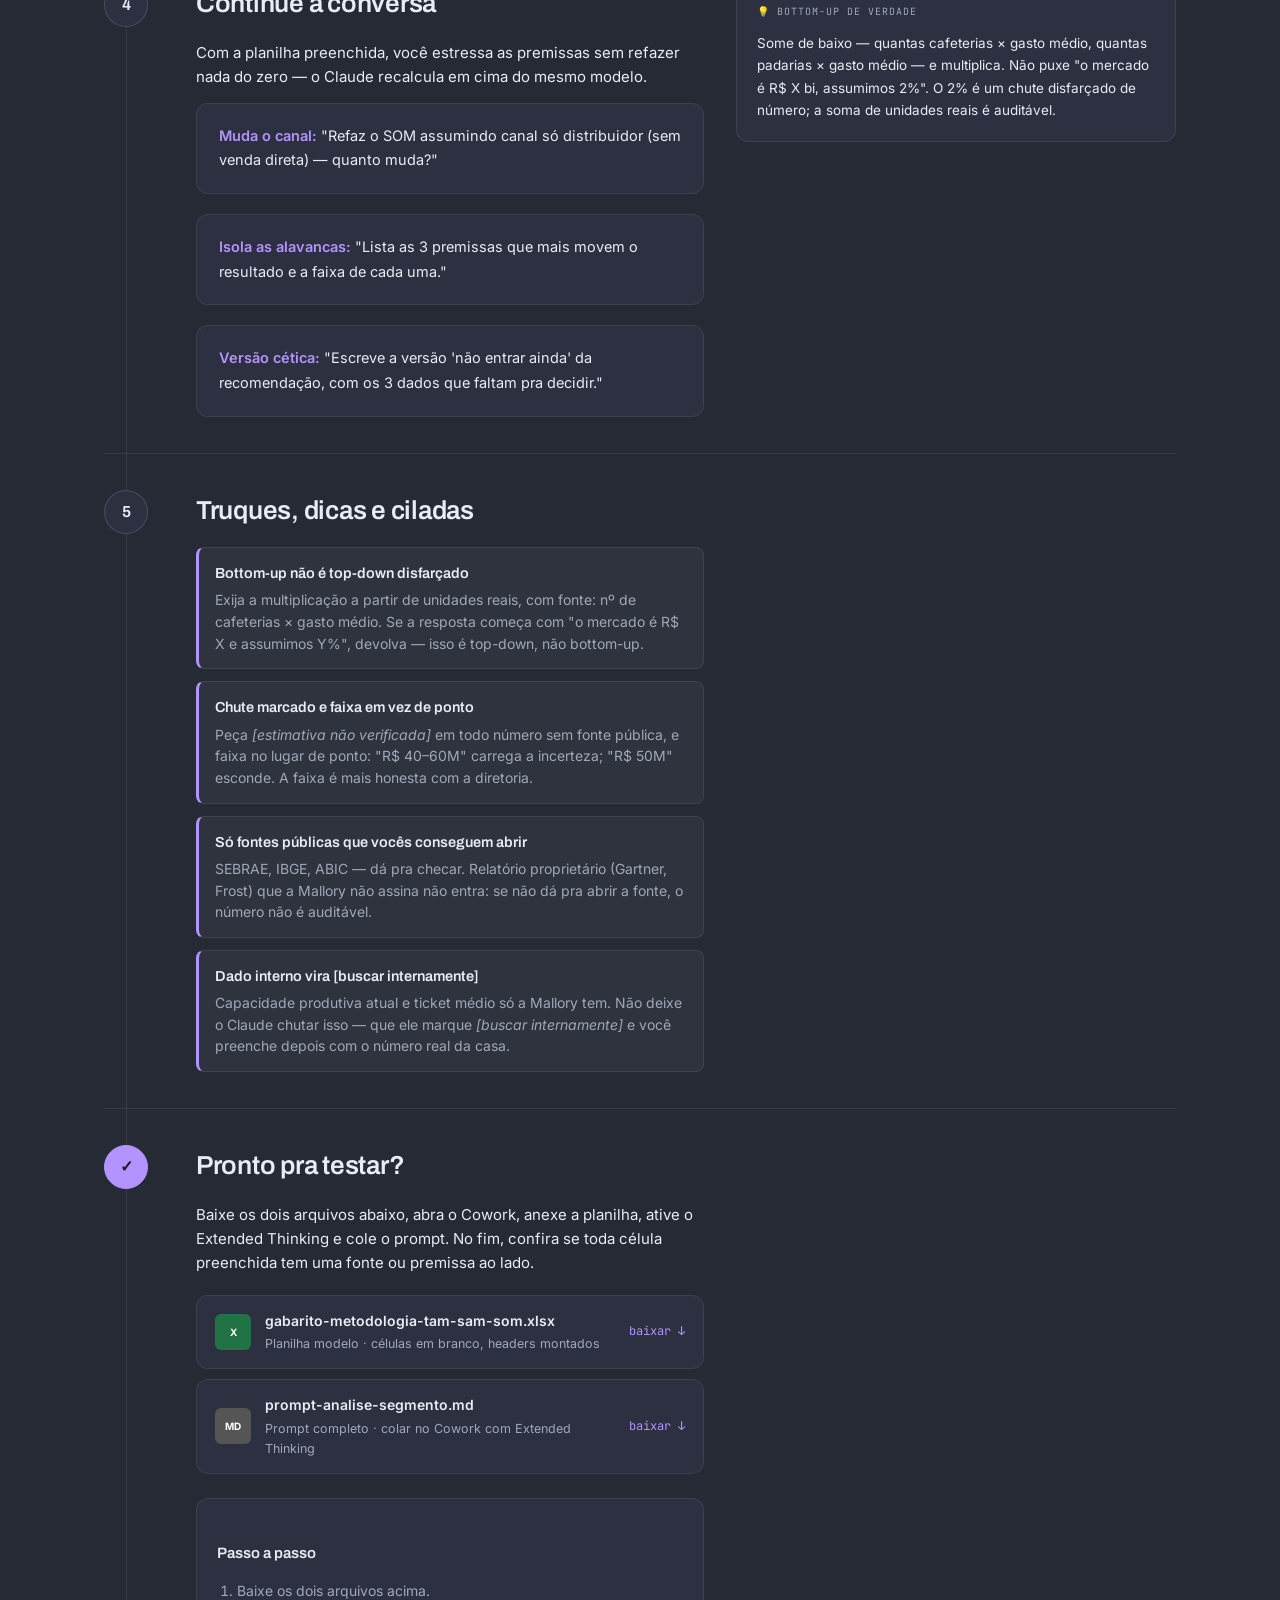
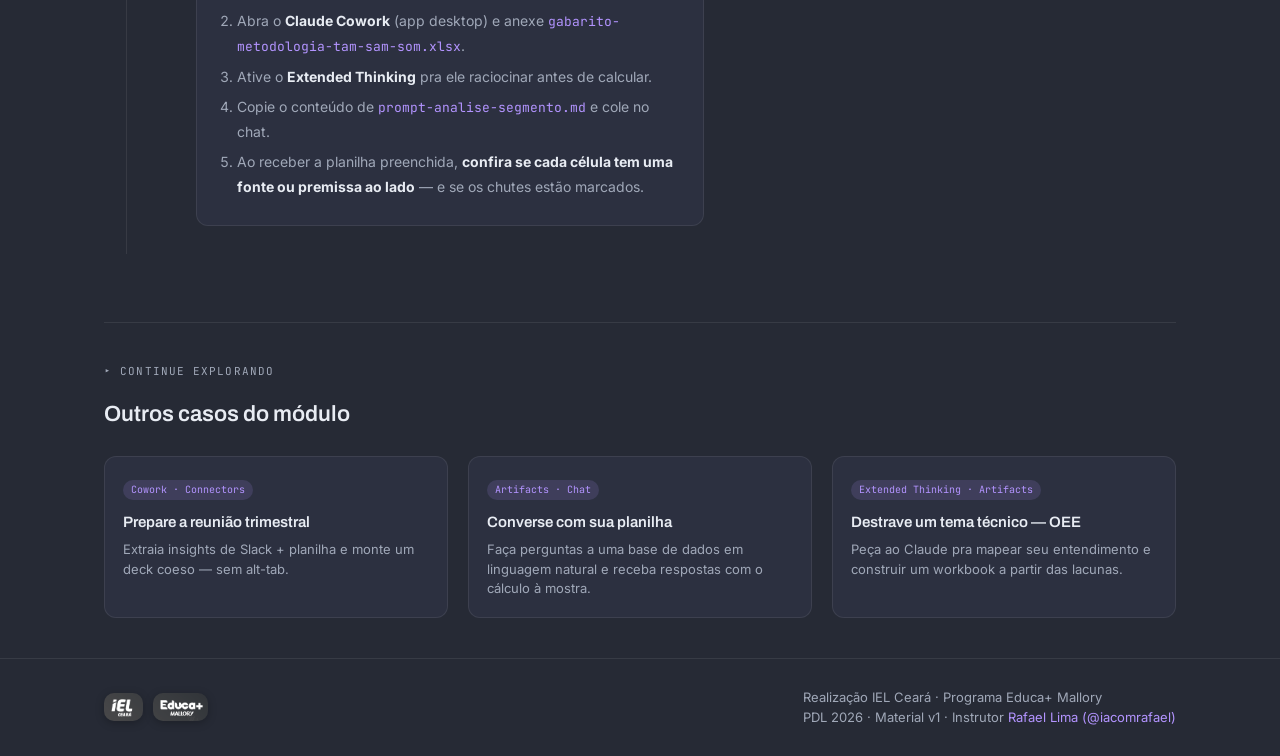
<file: m5/exemplos/analise-segmento/index.html>
<!DOCTYPE html>
<html lang="pt-BR">
<head>
<meta charset="UTF-8">
<meta name="viewport" content="width=device-width, initial-scale=1.0">
<title>Análise de segmento bottom-up · M5 T2 · Mallory PDL 2026</title>
<link rel="preconnect" href="https://fonts.googleapis.com">
<link rel="preconnect" href="https://fonts.gstatic.com" crossorigin>
<link rel="stylesheet" href="https://fonts.googleapis.com/css2?family=Archivo:wght@500;600;700;800&family=Inter:wght@400;500;600;700&family=JetBrains+Mono:wght@400;500&display=swap">
<style>
:root{
  --bg-dark:#262A35;
  --bg-panel:#2C3040;
  --bg-panel-2:#31364a;
  --bg-card:rgba(255,255,255,.045);
  --bg-code:#1F2330;
  --border-subtle:rgba(255,255,255,.08);
  --border-strong:rgba(255,255,255,.14);
  --text:#E8ECF3;
  --text-muted:#A0A8B8;
  --text-dim:#6E7688;
  --accent-purple:#8A3A89;
  --accent-purple-soft:#B394FF;
  --accent-purple-glow:rgba(179,148,255,.14);
  --success:#6EE7B7;
  --danger:#F87171;
  --warning:#FBBF24;
  --radius:12px;
  --radius-sm:8px;
}

*{box-sizing:border-box;margin:0;padding:0;}

body{
  font-family:'Inter',sans-serif;
  background:var(--bg-dark);
  color:var(--text);
  line-height:1.6;
  min-height:100vh;
}

/* ===== Site chrome (self-contained) ===== */
.site-header{position:sticky;top:0;z-index:100;background:rgba(38,42,53,.92);-webkit-backdrop-filter:blur(8px);backdrop-filter:blur(8px);border-bottom:1px solid var(--border-subtle);}
.container{max-width:1120px;margin:0 auto;padding:0 24px;}
.site-header .container{display:flex;align-items:center;justify-content:space-between;gap:16px;min-height:60px;flex-wrap:wrap;padding-top:8px;padding-bottom:8px;}
.site-brand{display:flex;align-items:center;gap:14px;flex-wrap:wrap;}
.site-logos{display:flex;align-items:center;gap:10px;flex-shrink:0;}
.site-logos img{height:32px;width:auto;display:block;border-radius:10px;box-shadow:0 2px 8px rgba(0,0,0,.25);}
.site-brand-text{display:flex;flex-direction:column;gap:2px;}
.site-brand a{font-family:'Archivo',sans-serif;font-size:16px;font-weight:700;color:var(--text);text-decoration:none;}
.site-brand a:hover{color:var(--accent-purple-soft);}
.site-brand .site-meta{font-size:12px;color:var(--text-muted);}
.nav-toggle{display:inline-flex;align-items:center;gap:8px;padding:8px 12px;border:1px solid var(--border-subtle);border-radius:6px;color:var(--text);font-size:14px;background:none;cursor:pointer;}
.site-nav{display:none;width:100%;padding:8px 0 12px;}
.site-nav.is-open{display:block;}
.site-nav ul{list-style:none;padding:0;margin:0;display:flex;flex-direction:column;gap:4px;}
.site-nav a{display:block;padding:8px 4px;color:var(--text-muted);font-size:14px;font-weight:500;text-decoration:none;}
.site-nav a:hover{color:var(--accent-purple-soft);}
.site-footer{border-top:1px solid var(--border-subtle);padding:28px 0;margin-top:0;font-size:14px;color:var(--text-muted);}
.site-footer .container{display:flex;justify-content:space-between;align-items:center;gap:16px;flex-wrap:wrap;}
.site-footer .site-logos img{height:28px;}
.site-footer a{color:var(--accent-purple-soft);text-decoration:none;}
.footer-meta{font-size:13px;}
@media(min-width:900px){
  .nav-toggle{display:none;}
  .site-nav{display:block;width:auto;padding:0;}
  .site-nav ul{flex-direction:row;gap:24px;}
}

.wrap{max-width:1120px;margin:0 auto;padding:32px 24px 40px;}

/* Breadcrumb */
.crumbs{
  font-family:'JetBrains Mono',monospace;
  font-size:12px;color:var(--text-muted);
  margin-bottom:32px;letter-spacing:.02em;
}
.crumbs a{color:var(--text-muted);text-decoration:none;transition:color .15s;}
.crumbs a:hover{color:var(--accent-purple-soft);}
.crumbs .sep{margin:0 8px;color:var(--text-dim);}
.crumbs .current{color:var(--text);}

/* Hero */
.hero{
  display:grid;grid-template-columns:1fr 340px;gap:60px;
  padding-bottom:44px;border-bottom:1px solid var(--border-subtle);
  margin-bottom:56px;
}
.hero-left h1{
  font-family:'Archivo',sans-serif;font-weight:700;
  font-size:42px;line-height:1.15;letter-spacing:-0.015em;
  margin-bottom:20px;
}
.hero-lead{
  font-size:17px;color:var(--text-muted);line-height:1.65;
  margin-bottom:28px;max-width:560px;
}
.cta-primary{
  display:inline-flex;align-items:center;gap:8px;
  padding:12px 22px;border-radius:8px;
  background:var(--accent-purple-soft);color:#1a1d28;
  font-family:'Inter',sans-serif;font-weight:600;font-size:14px;
  text-decoration:none;border:none;cursor:pointer;
  transition:transform .12s, box-shadow .15s;
}
.cta-primary:hover{transform:translateY(-1px);box-shadow:0 6px 24px -6px var(--accent-purple-glow);}
.cta-primary .arrow{font-size:16px;line-height:1;}

.hero-meta{
  border-left:1px solid var(--border-subtle);padding-left:32px;
  display:flex;flex-direction:column;gap:22px;padding-top:4px;
}
.meta-label{
  font-family:'JetBrains Mono',monospace;font-size:10px;
  letter-spacing:.12em;text-transform:uppercase;
  color:var(--text-dim);margin-bottom:6px;
  display:flex;align-items:center;gap:6px;
}
.meta-value{font-size:14px;color:var(--text);}
.meta-value .feat{
  display:inline-block;margin-right:6px;margin-bottom:4px;
  padding:3px 10px;border-radius:20px;
  background:var(--accent-purple-glow);color:var(--accent-purple-soft);
  font-family:'JetBrains Mono',monospace;font-size:11px;
  border:1px solid rgba(179,148,255,.24);
}

/* Sections numeradas */
.timeline{position:relative;}
.timeline::before{
  content:'';position:absolute;
  left:22px;top:8px;bottom:8px;width:1px;
  background:var(--border-subtle);
}

.step{
  display:grid;grid-template-columns:60px 1fr 440px;gap:32px;
  padding:36px 0;position:relative;
}
.step:not(:last-child){border-bottom:1px solid var(--border-subtle);}

.step-num{
  width:44px;height:44px;border-radius:50%;
  background:var(--bg-panel);border:1px solid var(--border-strong);
  display:flex;align-items:center;justify-content:center;
  font-family:'Archivo',sans-serif;font-weight:600;font-size:16px;
  color:var(--text);position:relative;z-index:1;
}
.step-num.final{background:var(--accent-purple-soft);color:#1a1d28;border-color:var(--accent-purple-soft);}

.step-body h2{
  font-family:'Archivo',sans-serif;font-weight:600;font-size:26px;
  margin-bottom:16px;letter-spacing:-0.01em;
}
.step-body p{color:var(--text);margin-bottom:14px;font-size:15px;}
.step-body p.muted{color:var(--text-muted);}
.step-body h3{
  font-family:'Archivo',sans-serif;font-weight:600;font-size:15px;
  margin:22px 0 10px;color:var(--text);
}
.ctx-list{padding-left:22px;color:var(--text-muted);font-size:14px;margin:8px 0 20px;line-height:1.85;}
.ctx-list code,.step-body code.inline{font-family:'JetBrains Mono',monospace;color:var(--accent-purple-soft);font-size:13px;}

/* Card de prompt copiável */
.prompt-card{
  margin-top:20px;padding:20px 22px;
  background:var(--bg-panel);border:1px solid var(--border-subtle);
  border-radius:var(--radius);position:relative;
}
.prompt-card p{
  font-size:14.5px;color:var(--text);line-height:1.7;
  margin-bottom:12px;
}
.prompt-card p:last-of-type{margin-bottom:0;}
.prompt-card strong{color:var(--accent-purple-soft);font-weight:600;}
.prompt-actions{
  display:flex;gap:8px;justify-content:flex-end;margin-top:16px;
  padding-top:14px;border-top:1px solid var(--border-subtle);
}
.icon-btn{
  width:32px;height:32px;border-radius:6px;
  background:var(--bg-card);border:1px solid var(--border-subtle);
  color:var(--text-muted);cursor:pointer;
  display:flex;align-items:center;justify-content:center;
  font-size:14px;transition:all .15s;
}
.icon-btn:hover{background:var(--accent-purple-glow);color:var(--accent-purple-soft);border-color:rgba(179,148,255,.3);}
.copied-toast{position:fixed;bottom:24px;left:50%;transform:translateX(-50%);background:var(--accent-purple-soft);color:#1a1d28;font-family:'JetBrains Mono',monospace;font-size:12px;font-weight:600;padding:8px 16px;border-radius:8px;opacity:0;transition:opacity .2s;pointer-events:none;z-index:200;}
.copied-toast.show{opacity:1;}

/* Right column mockups */
.step-visual{
  background:var(--bg-panel);border:1px solid var(--border-subtle);
  border-radius:var(--radius);padding:24px;
  align-self:start;position:sticky;top:80px;
}
.step-visual.no-sticky{position:static;}

/* Mockup: project workspace */
.mock-project{
  background:#f6f4ee;border-radius:8px;padding:16px;color:#2a2a2a;
  font-family:'Inter',sans-serif;font-size:12px;
}
.mock-project-head{
  display:flex;align-items:center;gap:10px;padding-bottom:12px;
  border-bottom:1px solid rgba(0,0,0,.1);margin-bottom:12px;
}
.mock-icon{
  width:28px;height:28px;border-radius:6px;
  background:linear-gradient(135deg,#e07a5f,#f4a261);
  display:flex;align-items:center;justify-content:center;
  color:white;font-weight:700;font-size:12px;
}
.mock-project-title{font-weight:600;color:#1a1a1a;font-size:13px;}
.mock-project-meta{color:#6b6b6b;font-size:11px;margin-top:2px;}
.mock-instructions{
  background:white;border:1px solid rgba(0,0,0,.08);border-radius:6px;
  padding:12px;font-size:11.5px;line-height:1.5;color:#3a3a3a;
  max-height:180px;overflow:hidden;position:relative;
}
.mock-instructions::after{
  content:'';position:absolute;bottom:0;left:0;right:0;height:40px;
  background:linear-gradient(transparent,white);
}
.mock-files{margin-top:10px;display:flex;flex-direction:column;gap:6px;}
.mock-file{
  display:flex;align-items:center;gap:8px;
  padding:8px 10px;background:white;border:1px solid rgba(0,0,0,.08);
  border-radius:6px;font-size:11.5px;color:#2a2a2a;
}
.mock-file-icon{
  width:20px;height:20px;border-radius:3px;
  display:flex;align-items:center;justify-content:center;
  color:white;font-size:9px;font-weight:700;flex-shrink:0;
}
.mock-file-icon.docx{background:#2b579a;}
.mock-file-icon.md{background:#555;}

/* Mockup: output do Claude */
.mock-output{
  background:#f6f4ee;border-radius:8px;padding:16px;color:#2a2a2a;
}
.mock-output-tag{
  display:inline-block;padding:3px 10px;border-radius:12px;
  background:rgba(224,122,95,.15);color:#c8552e;
  font-family:'JetBrains Mono',monospace;font-size:10px;
  margin-bottom:12px;font-weight:600;letter-spacing:.04em;
}
.mock-output h4{
  font-family:'Archivo',sans-serif;font-size:14px;color:#1a1a1a;
  font-weight:700;margin-bottom:8px;
}
.mock-output p{font-size:12px;color:#3a3a3a;margin-bottom:8px;line-height:1.55;}
.mock-output ul{padding-left:16px;font-size:11.5px;color:#3a3a3a;line-height:1.6;margin:0;}
.mock-output ul li{margin-bottom:4px;}
.mock-output .sub-h{
  font-family:'Archivo',sans-serif;font-weight:600;
  color:#1a1a1a;font-size:12.5px;margin:12px 0 6px;
}

/* Callouts */
.tip-list{display:flex;flex-direction:column;gap:12px;margin-top:12px;}
.tip{
  padding:14px 16px;border-radius:var(--radius-sm);
  background:var(--bg-card);border:1px solid var(--border-subtle);
  border-left:3px solid var(--accent-purple-soft);
}
.tip h3{
  font-family:'Archivo',sans-serif;font-weight:600;font-size:14.5px;
  color:var(--text);margin:0 0 4px;
}
.tip p{font-size:14px;color:var(--text-muted);margin:0;line-height:1.55;}

/* Ready to try */
.ready-actions{
  display:flex;flex-direction:column;gap:10px;margin-top:20px;
}
.download-btn{
  display:flex;align-items:center;gap:14px;
  padding:14px 18px;
  background:var(--bg-panel);border:1px solid var(--border-subtle);
  border-radius:var(--radius);color:var(--text);text-decoration:none;
  transition:all .15s;
}
.download-btn:hover{border-color:var(--accent-purple-soft);background:var(--accent-purple-glow);}
.dl-icon{
  width:36px;height:36px;border-radius:6px;
  display:flex;align-items:center;justify-content:center;
  color:white;font-weight:700;font-size:10px;flex-shrink:0;
}
.dl-icon.docx{background:#2b579a;}
.dl-icon.md{background:#555;}
.dl-icon.xlsx{background:#217346;}
.dl-icon.pdf{background:#c0392b;}
.dl-info{flex:1;}
.dl-name{font-weight:600;font-size:14px;color:var(--text);}
.dl-desc{font-size:12.5px;color:var(--text-muted);margin-top:2px;}
.dl-action{color:var(--accent-purple-soft);font-size:12px;font-family:'JetBrains Mono',monospace;}

.next-steps{
  margin-top:24px;padding:20px;background:var(--bg-panel);
  border-radius:var(--radius);border:1px solid var(--border-subtle);
}
.next-steps h3{font-size:15px;margin-bottom:14px;font-family:'Archivo',sans-serif;font-weight:600;}
.next-steps ol{padding-left:20px;color:var(--text-muted);font-size:14px;line-height:1.75;}
.next-steps ol li{margin-bottom:6px;}
.next-steps ol li strong{color:var(--text);}
.next-steps code{font-family:'JetBrains Mono',monospace;color:var(--accent-purple-soft);font-size:13px;}

/* Related */
.related{
  margin-top:60px;padding-top:40px;border-top:1px solid var(--border-subtle);
}
.related-eyebrow{
  font-family:'JetBrains Mono',monospace;font-size:11px;
  letter-spacing:.1em;text-transform:uppercase;color:var(--text-muted);
  margin-bottom:16px;
}
.related h2{
  font-family:'Archivo',sans-serif;font-weight:600;font-size:22px;
  margin-bottom:24px;
}
.related-grid{
  display:grid;grid-template-columns:repeat(3,1fr);gap:20px;
}
.related-card{
  padding:18px;background:var(--bg-panel);border:1px solid var(--border-subtle);
  border-radius:var(--radius);cursor:pointer;transition:all .15s;
  text-decoration:none;color:inherit;display:block;
}
.related-card:hover{border-color:var(--accent-purple-soft);transform:translateY(-2px);}
.related-card .feat{
  display:inline-block;padding:2px 8px;border-radius:12px;
  background:var(--accent-purple-glow);color:var(--accent-purple-soft);
  font-family:'JetBrains Mono',monospace;font-size:10px;
  margin-bottom:10px;
}
.related-card h3{
  font-family:'Archivo',sans-serif;font-weight:600;font-size:15px;
  margin-bottom:6px;
}
.related-card p{font-size:13px;color:var(--text-muted);line-height:1.5;}

/* Responsive */
@media (max-width:900px){
  .hero{grid-template-columns:1fr;gap:32px;}
  .hero-meta{border-left:none;padding-left:0;border-top:1px solid var(--border-subtle);padding-top:24px;}
  .step{grid-template-columns:44px 1fr;gap:20px;}
  .step-visual{grid-column:2/-1;position:static;}
  .related-grid{grid-template-columns:1fr;}
}

/* Print */
@media print{
  .site-header,.nav-toggle,.cta-primary,.related,.prompt-actions{display:none !important;}
  .timeline::before{display:none;}
  .step{display:block;padding:20px 0;break-inside:avoid;}
  .step-num{margin-bottom:10px;}
  .step-visual{position:static !important;margin-top:16px;break-inside:avoid;}
  .hero{grid-template-columns:1fr;}
  body{background:#fff;color:#111;}
  .mock-instructions{max-height:none;}
  .mock-instructions::after{display:none;}
}
</style>
</head>
<body>

<header class="site-header">
  <div class="container">
    <div class="site-brand">
      <div class="site-logos">
        <img src="../../../assets/logos/iel-ceara.png" alt="IEL Ceará">
        <img src="../../../assets/logos/educa-mais-mallory.png" alt="Educa+ Mallory">
      </div>
      <div class="site-brand-text">
        <a href="../../../">IA na Prática · Mallory — Trilha 2 · Gestão</a>
        <span class="site-meta">PDL 2026 · M5 · Exemplos aplicados</span>
      </div>
    </div>
    <button class="nav-toggle" aria-expanded="false" aria-controls="site-nav">Menu</button>
    <nav class="site-nav" id="site-nav" aria-label="Navegação principal">
      <ul>
        <li><a href="../../../">Início</a></li>
        <li><a href="../../">Voltar pra M5</a></li>
        <li><a href="../../../banco-de-prompts/">Banco de Prompts</a></li>
      </ul>
    </nav>
  </div>
</header>

<main>
<div class="wrap">

<!-- Breadcrumb -->
<nav class="crumbs">
  <a href="../../">M5 · Liderança na Era da IA</a>
  <span class="sep">/</span>
  <a href="../../#caso-4">Exemplos aplicados</a>
  <span class="sep">/</span>
  <span class="current">Análise de segmento bottom-up</span>
</nav>

<!-- Hero -->
<div class="hero">
  <div class="hero-left">
    <h1>Análise de segmento bottom-up</h1>
    <p class="hero-lead">Dimensione um mercado novo com metodologia auditável — TAM/SAM/SOM construído de baixo pra cima, com toda fonte citada, não um número redondo puxado de relatório de terceiro.</p>
    <a href="https://claude.ai/" target="_blank" rel="noopener" class="cta-primary">Abrir no Claude <span class="arrow">↗</span></a>
  </div>

  <aside class="hero-meta">
    <div class="meta-item">
      <div class="meta-label">📝 Autor</div>
      <div class="meta-value">Mallory PDL 2026</div>
    </div>
    <div class="meta-item">
      <div class="meta-label">📂 Categoria</div>
      <div class="meta-value">Gestão · Portfólio/Estratégia</div>
    </div>
    <div class="meta-item">
      <div class="meta-label">🧠 Modelo</div>
      <div class="meta-value">Claude Sonnet 4.5</div>
    </div>
    <div class="meta-item">
      <div class="meta-label">⚡ Features</div>
      <div class="meta-value">
        <span class="feat">Cowork</span>
        <span class="feat">Extended Thinking</span>
      </div>
    </div>
  </aside>
</div>

<!-- Timeline -->
<div class="timeline">

  <!-- STEP 1 · Descreva a tarefa -->
  <section class="step">
    <div class="step-num">1</div>
    <div class="step-body">
      <h2>Descreva a tarefa</h2>
      <p>Você é gestor de portfólio numa indústria de eletroportáteis. A diretoria pediu o tamanho de um mercado novo pra decidir se vale entrar — e não aceita "achamos que dá R$ X". Precisa de método: cada número construído de baixo pra cima, com a fonte ao lado.</p>
      <p class="muted">Segmento hipotético em análise: eletroportáteis para cozinha profissional de pequeno porte — cafeterias, padarias artesanais e bistrôs (não hotelaria industrial). Brasil, mercado B2B. Tudo fictício, contexto de treinamento.</p>

      <div class="prompt-card">
        <p data-copy>Sou <strong>gestor de portfólio</strong> numa indústria de eletroportáteis (contexto de treinamento). A diretoria pediu uma análise de tamanho de mercado pra um <strong>novo segmento hipotético</strong>: eletroportáteis para cozinha profissional de pequeno porte — cafeterias, padarias artesanais e bistrôs (não hotelaria industrial). Brasil, mercado B2B. Precisamos decidir se vale entrar, e não posso levar "achamos que dá R$ X" — precisa ter metodologia.<br><br>Usando <strong>Extended Thinking</strong> pra pensar antes de calcular:<br><br>1. <strong>Framework:</strong> aplique <strong>TAM · SAM · SOM bottom-up</strong> (não top-down). TAM = universo total de compradores no Brasil; SAM = subconjunto que a Mallory endereça dado canal, preço e capacidade; SOM = fatia realista nos primeiros 24 meses.<br><br>2. <strong>Bottom-up de verdade:</strong> quantas cafeterias, padarias artesanais e bistrôs operam no Brasil (estimativas públicas — SEBRAE, ABIC, IBGE), quanto cada uma gasta por ano em eletroportáteis, e multiplica. Todas as fontes citadas; se chutou, marca [estimativa não verificada].<br><br>3. <strong>Preenche a planilha</strong> gabarito-metodologia-tam-sam-som.xlsx (células em branco, headers montados): cada célula com o número + na coluna ao lado a fonte ou a premissa.<br><br>4. <strong>Sensibilidade:</strong> 3 cenários (otimista / base / pessimista) numa tabela comparando o SOM final.<br><br>5. <strong>Sumário executivo</strong> em outline: pergunta, método (2 linhas), resultado principal (SOM base + faixa), 3 premissas mais frágeis, recomendação (entrar / não entrar / pilotar / investigar), 3 dados que ainda faltam.<br><br>Regras: nunca invente número (se não sabe, [estimativa a validar]); só fontes públicas — nada de relatório proprietário; <strong>faixa &gt; ponto</strong> (R$ 40–60M &gt; R$ 50M); dado que só a Mallory tem (capacidade produtiva, ticket médio) marca <strong>[buscar internamente]</strong> — não chuta.</p>
        <div class="prompt-actions">
          <button class="icon-btn" title="Copiar prompt" data-copy-btn>⧉</button>
        </div>
      </div>
    </div>

    <aside class="step-visual">
      <div class="mock-project">
        <div class="mock-project-head">
          <div class="mock-icon">C</div>
          <div>
            <div class="mock-project-title">Cowork · Análise de segmento</div>
            <div class="mock-project-meta">Extended Thinking ativo · pensando…</div>
          </div>
        </div>
        <div class="mock-instructions">
          <strong>Extended Thinking:</strong><br>
          Antes de calcular, separo fonte pública de chute. Cafeterias no Brasil: parto do nº de estabelecimentos (SEBRAE). Não tenho o gasto médio anual em eletroportáteis por unidade — marco como [estimativa não verificada] e trabalho com faixa, não ponto. Capacidade produtiva da Mallory eu não tenho — isso vira [buscar internamente], não invento…
        </div>
        <div class="mock-files" style="margin-top:12px;">
          <div class="mock-file">
            <div class="mock-file-icon" style="background:#217346;">X</div>
            <div>
              <div style="font-weight:600;">gabarito-metodologia-tam-sam-som.xlsx</div>
              <div style="color:#6b6b6b;font-size:10px;">planilha modelo · anexada</div>
            </div>
          </div>
        </div>
      </div>
    </aside>
  </section>

  <!-- STEP 2 · Dê contexto -->
  <section class="step">
    <div class="step-num">2</div>
    <div class="step-body">
      <h2>Dê contexto ao Claude</h2>
      <p>O Cowork trabalha em cima dos arquivos que você anexa e usa o Extended Thinking pra raciocinar antes de responder. Você prepara o ambiente uma vez; o Claude preenche a planilha dentro dele.</p>

      <h3>Contexto obrigatório</h3>
      <p class="muted">Abra o <strong>Claude Cowork</strong> (app desktop), ative o <strong>Extended Thinking</strong> e anexe a planilha modelo (baixável na seção 6):</p>
      <ul class="ctx-list">
        <li><code>gabarito-metodologia-tam-sam-som.xlsx</code> — planilha modelo: células em branco, headers já montados (TAM/SAM/SOM, coluna de valor, coluna de fonte/premissa)</li>
      </ul>

      <h3>Contexto opcional</h3>
      <p class="muted">Se você já tem dados internos da Mallory <em>já validados</em> (capacidade produtiva atual, ticket médio de eletroportáteis), informe no prompt. Sem eles, o Claude marca cada célula que depende desses números como <code class="inline">[buscar internamente]</code> — não chuta capacidade nem ticket.</p>
    </div>

    <aside class="step-visual">
      <div class="mock-project">
        <div class="mock-project-head">
          <div class="mock-icon" style="background:linear-gradient(135deg,#7B9EFF,#B394FF);">📎</div>
          <div>
            <div class="mock-project-title">Anexos do Cowork</div>
            <div class="mock-project-meta">1 planilha · Extended Thinking ON</div>
          </div>
        </div>
        <div class="mock-files">
          <div class="mock-file">
            <div class="mock-file-icon" style="background:#217346;">X</div>
            <div>
              <div style="font-weight:600;">gabarito-metodologia-tam-sam-som.xlsx</div>
              <div style="color:#6b6b6b;font-size:10px;">células em branco · headers montados</div>
            </div>
          </div>
        </div>
        <div style="margin-top:12px;padding:10px;background:rgba(179,148,255,.1);border-radius:6px;font-size:11px;color:#5a4a80;">
          💡 Sem os dados internos (capacidade, ticket médio), o Claude marca [buscar internamente] — não chuta.
        </div>
      </div>
    </aside>
  </section>

  <!-- STEP 3 · O que o Claude entrega -->
  <section class="step">
    <div class="step-num">3</div>
    <div class="step-body">
      <h2>O que o Claude entrega</h2>
      <p>A planilha preenchida célula a célula — cada número com a fonte ou a premissa ao lado — mais 3 cenários de SOM e um sumário executivo pronto pra levar à diretoria. Onde ele chutou, sinaliza; onde falta dado interno, marca pra você buscar.</p>
      <p class="muted">Você abre a planilha e audita: toda linha tem uma fonte pública ou uma premissa explicada. Nenhum número redondo apareceu do nada.</p>
    </div>

    <aside class="step-visual">
      <div class="mock-output">
        <div class="mock-output-tag">Do Claude</div>
        <h4>TAM · SAM · SOM preenchido</h4>
        <ul>
          <li><strong>TAM</strong> ≈ R$ 620M/ano — nº de estabelecimentos (SEBRAE) × gasto médio anual por unidade <em>[estimativa não verificada]</em></li>
          <li><strong>SAM</strong> ≈ R$ 185M — ~30% do TAM: faixa de preço Mallory atinge o segmento médio, não o premium importado</li>
          <li><strong>SOM</strong> ≈ R$ 22M — ~12% do SAM em 24 meses: entrada gradual, 2 canais</li>
        </ul>

        <div class="sub-h">3 cenários · SOM em 24 meses</div>
        <table style="width:100%;border-collapse:collapse;font-size:11px;color:#3a3a3a;">
          <tr style="border-bottom:1px solid rgba(0,0,0,.12);">
            <td style="padding:4px 6px;font-weight:600;">Otimista</td>
            <td style="padding:4px 6px;text-align:right;">R$ 34M</td>
            <td style="padding:4px 6px;color:#6b6b6b;">captura de canal alta</td>
          </tr>
          <tr style="border-bottom:1px solid rgba(0,0,0,.12);">
            <td style="padding:4px 6px;font-weight:600;">Base</td>
            <td style="padding:4px 6px;text-align:right;">R$ 22M</td>
            <td style="padding:4px 6px;color:#6b6b6b;">premissas médias</td>
          </tr>
          <tr>
            <td style="padding:4px 6px;font-weight:600;">Pessimista</td>
            <td style="padding:4px 6px;text-align:right;">R$ 13M</td>
            <td style="padding:4px 6px;color:#6b6b6b;">gasto médio menor</td>
          </tr>
        </table>

        <div class="sub-h">Sumário executivo</div>
        <ul>
          <li><strong>Pergunta:</strong> vale entrar em eletroportáteis pra cozinha profissional de pequeno porte?</li>
          <li><strong>Método:</strong> TAM/SAM/SOM bottom-up, só fontes públicas</li>
          <li><strong>Resultado:</strong> SOM base R$ 22M — faixa R$ 13–34M em 24 meses</li>
          <li><strong>Premissas frágeis:</strong> nº de estabelecimentos ativos · gasto médio anual · taxa de captura de canal</li>
          <li><strong>Recomendação:</strong> pilotar — validar ticket real antes de investir pesado</li>
        </ul>
      </div>
    </aside>
  </section>

  <!-- STEP 4 · Continue a conversa -->
  <section class="step">
    <div class="step-num">4</div>
    <div class="step-body">
      <h2>Continue a conversa</h2>
      <p>Com a planilha preenchida, você estressa as premissas sem refazer nada do zero — o Claude recalcula em cima do mesmo modelo.</p>

      <div class="prompt-card" style="margin-top:14px;">
        <p><strong>Muda o canal:</strong> "Refaz o SOM assumindo canal só distribuidor (sem venda direta) — quanto muda?"</p>
      </div>
      <div class="prompt-card">
        <p><strong>Isola as alavancas:</strong> "Lista as 3 premissas que mais movem o resultado e a faixa de cada uma."</p>
      </div>
      <div class="prompt-card">
        <p><strong>Versão cética:</strong> "Escreve a versão 'não entrar ainda' da recomendação, com os 3 dados que faltam pra decidir."</p>
      </div>
    </div>

    <aside class="step-visual no-sticky" style="background:transparent;border:none;padding:0;">
      <div style="padding:20px;background:var(--bg-panel);border:1px solid var(--border-subtle);border-radius:var(--radius);">
        <div style="font-family:'JetBrains Mono',monospace;font-size:10px;color:var(--text-muted);letter-spacing:.1em;text-transform:uppercase;margin-bottom:12px;">💡 Bottom-up de verdade</div>
        <p style="font-size:13.5px;color:var(--text);line-height:1.65;margin:0;">Some de baixo — quantas cafeterias × gasto médio, quantas padarias × gasto médio — e multiplica. Não puxe "o mercado é R$ X bi, assumimos 2%". O 2% é um chute disfarçado de número; a soma de unidades reais é auditável.</p>
      </div>
    </aside>
  </section>

  <!-- STEP 5 · Truques, dicas e ciladas -->
  <section class="step">
    <div class="step-num">5</div>
    <div class="step-body">
      <h2>Truques, dicas e ciladas</h2>

      <div class="tip-list">
        <div class="tip">
          <h3>Bottom-up não é top-down disfarçado</h3>
          <p>Exija a multiplicação a partir de unidades reais, com fonte: nº de cafeterias × gasto médio. Se a resposta começa com "o mercado é R$ X e assumimos Y%", devolva — isso é top-down, não bottom-up.</p>
        </div>
        <div class="tip">
          <h3>Chute marcado e faixa em vez de ponto</h3>
          <p>Peça <em>[estimativa não verificada]</em> em todo número sem fonte pública, e faixa no lugar de ponto: "R$ 40–60M" carrega a incerteza; "R$ 50M" esconde. A faixa é mais honesta com a diretoria.</p>
        </div>
        <div class="tip">
          <h3>Só fontes públicas que vocês conseguem abrir</h3>
          <p>SEBRAE, IBGE, ABIC — dá pra checar. Relatório proprietário (Gartner, Frost) que a Mallory não assina não entra: se não dá pra abrir a fonte, o número não é auditável.</p>
        </div>
        <div class="tip">
          <h3>Dado interno vira [buscar internamente]</h3>
          <p>Capacidade produtiva atual e ticket médio só a Mallory tem. Não deixe o Claude chutar isso — que ele marque <em>[buscar internamente]</em> e você preenche depois com o número real da casa.</p>
        </div>
      </div>
    </div>
  </section>

  <!-- STEP 6 · Pronto pra testar -->
  <section class="step">
    <div class="step-num final">✓</div>
    <div class="step-body">
      <h2>Pronto pra testar?</h2>
      <p>Baixe os dois arquivos abaixo, abra o Cowork, anexe a planilha, ative o Extended Thinking e cole o prompt. No fim, confira se toda célula preenchida tem uma fonte ou premissa ao lado.</p>

      <div class="ready-actions">
        <a href="../../../assets/exemplos/analise-segmento/gabarito-metodologia-tam-sam-som.xlsx" download class="download-btn">
          <div class="dl-icon xlsx">X</div>
          <div class="dl-info">
            <div class="dl-name">gabarito-metodologia-tam-sam-som.xlsx</div>
            <div class="dl-desc">Planilha modelo · células em branco, headers montados</div>
          </div>
          <div class="dl-action">baixar ↓</div>
        </a>
        <a href="../../../assets/exemplos/analise-segmento/prompt-analise-segmento.md" download class="download-btn">
          <div class="dl-icon md">MD</div>
          <div class="dl-info">
            <div class="dl-name">prompt-analise-segmento.md</div>
            <div class="dl-desc">Prompt completo · colar no Cowork com Extended Thinking</div>
          </div>
          <div class="dl-action">baixar ↓</div>
        </a>
      </div>

      <div class="next-steps">
        <h3>Passo a passo</h3>
        <ol>
          <li>Baixe os dois arquivos acima.</li>
          <li>Abra o <strong>Claude Cowork</strong> (app desktop) e anexe <code>gabarito-metodologia-tam-sam-som.xlsx</code>.</li>
          <li>Ative o <strong>Extended Thinking</strong> pra ele raciocinar antes de calcular.</li>
          <li>Copie o conteúdo de <code>prompt-analise-segmento.md</code> e cole no chat.</li>
          <li>Ao receber a planilha preenchida, <strong>confira se cada célula tem uma fonte ou premissa ao lado</strong> — e se os chutes estão marcados.</li>
        </ol>
      </div>
    </div>
  </section>

</div>

<!-- Related -->
<section class="related">
  <div class="related-eyebrow">▸ Continue explorando</div>
  <h2>Outros casos do módulo</h2>
  <div class="related-grid">
    <a href="../reuniao-trimestral/" class="related-card">
      <span class="feat">Cowork · Connectors</span>
      <h3>Prepare a reunião trimestral</h3>
      <p>Extraia insights de Slack + planilha e monte um deck coeso — sem alt-tab.</p>
    </a>
    <a href="../converse-planilha/" class="related-card">
      <span class="feat">Artifacts · Chat</span>
      <h3>Converse com sua planilha</h3>
      <p>Faça perguntas a uma base de dados em linguagem natural e receba respostas com o cálculo à mostra.</p>
    </a>
    <a href="../destrave-oee/" class="related-card">
      <span class="feat">Extended Thinking · Artifacts</span>
      <h3>Destrave um tema técnico — OEE</h3>
      <p>Peça ao Claude pra mapear seu entendimento e construir um workbook a partir das lacunas.</p>
    </a>
  </div>
</section>

</div>
</main>

<footer class="site-footer">
  <div class="container">
    <div class="site-logos">
      <img src="../../../assets/logos/iel-ceara.png" alt="IEL Ceará">
      <img src="../../../assets/logos/educa-mais-mallory.png" alt="Educa+ Mallory">
    </div>
    <div class="footer-meta">
      Realização IEL Ceará · Programa Educa+ Mallory<br>
      PDL 2026 · Material v1 · Instrutor <a href="https://www.instagram.com/iacomrafael/" target="_blank" rel="noopener">Rafael Lima (@iacomrafael)</a>
    </div>
  </div>
</footer>

<div class="copied-toast" id="copied-toast">copiado ✓</div>

<script>
// Copiar prompt
document.querySelectorAll('[data-copy-btn]').forEach(function(btn){
  btn.addEventListener('click', function(){
    var card = btn.closest('.prompt-card');
    var el = card.querySelector('[data-copy]') || card.querySelector('p');
    var texto = el ? el.innerText : '';
    var toast = document.getElementById('copied-toast');
    function done(){ if(toast){toast.classList.add('show');setTimeout(function(){toast.classList.remove('show');},1400);} }
    if(navigator.clipboard && window.isSecureContext){ navigator.clipboard.writeText(texto).then(done,done); }
    else { done(); }
  });
});

// Nav mobile
(function(){
  var t = document.querySelector('.nav-toggle');
  var n = document.getElementById('site-nav');
  if(!t || !n) return;
  t.addEventListener('click', function(){
    var open = n.classList.toggle('is-open');
    t.setAttribute('aria-expanded', String(open));
  });
})();
</script>
</body>
</html>
</file>
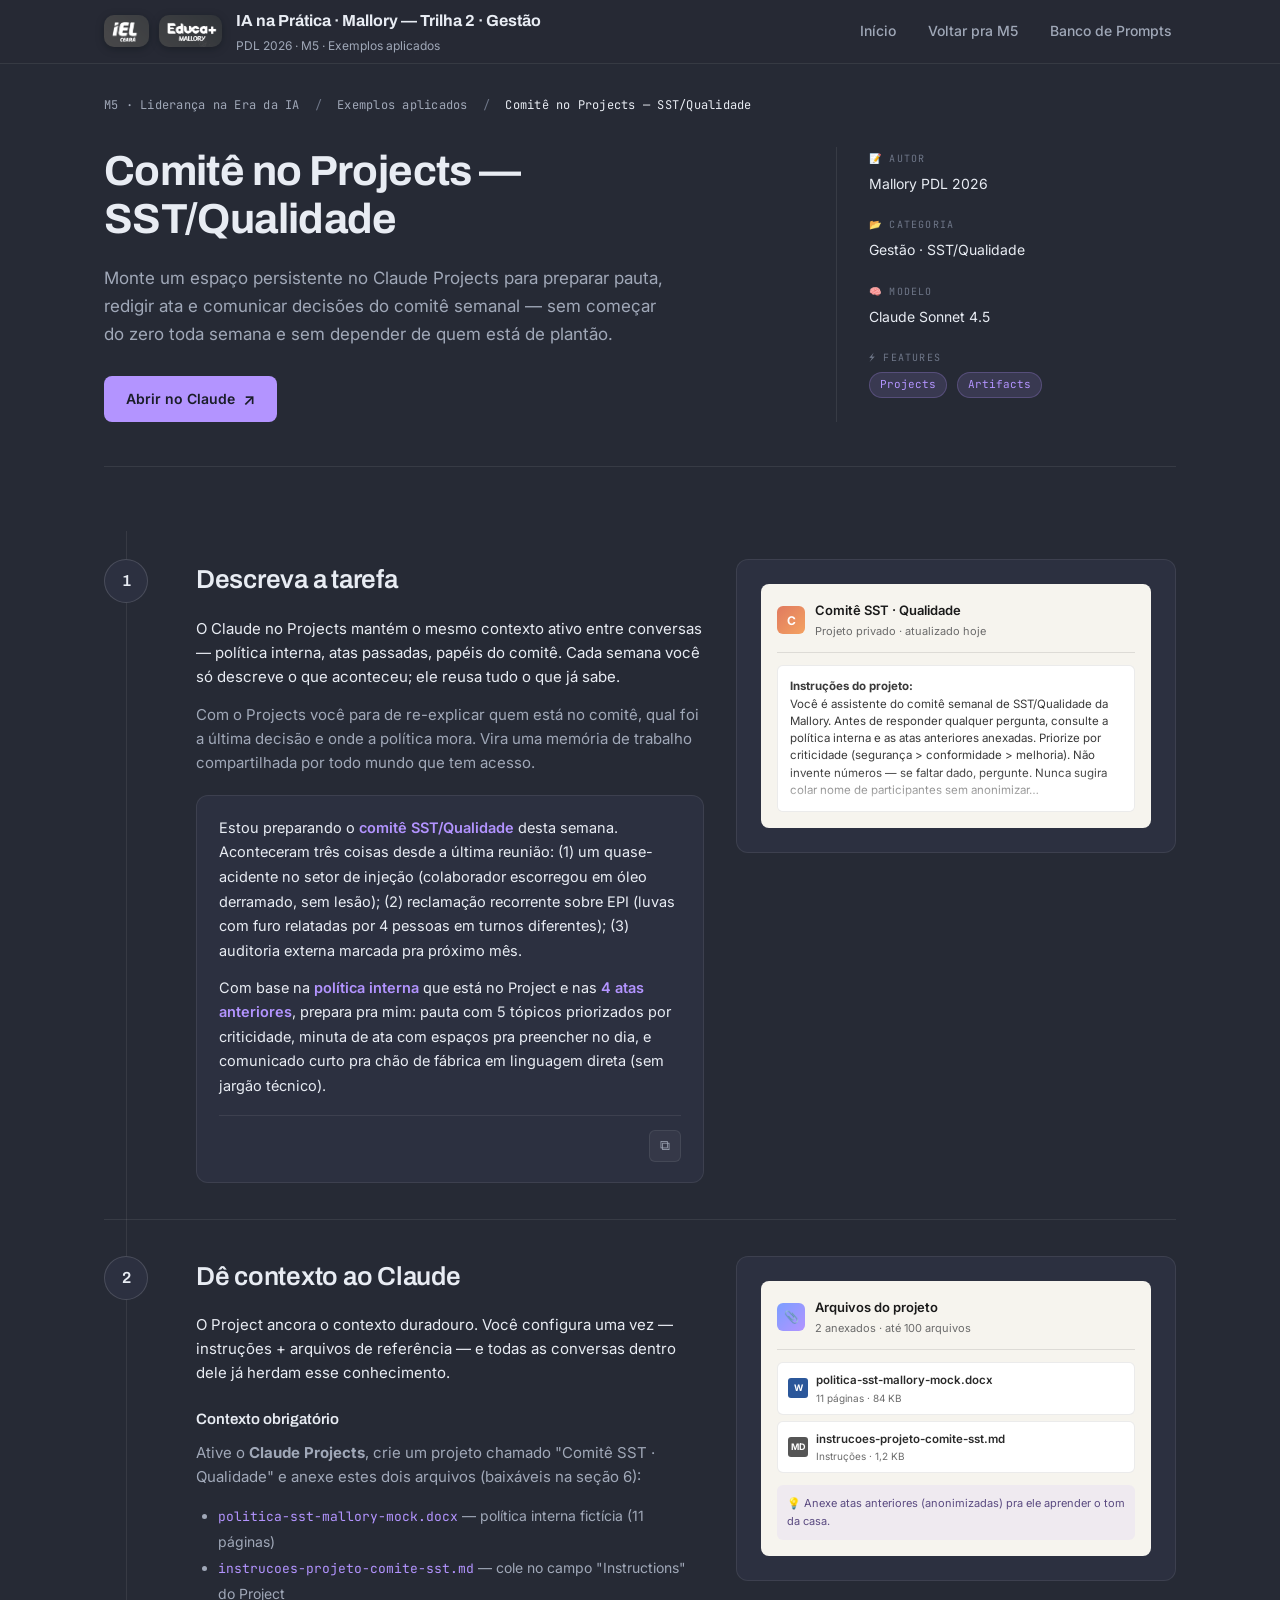
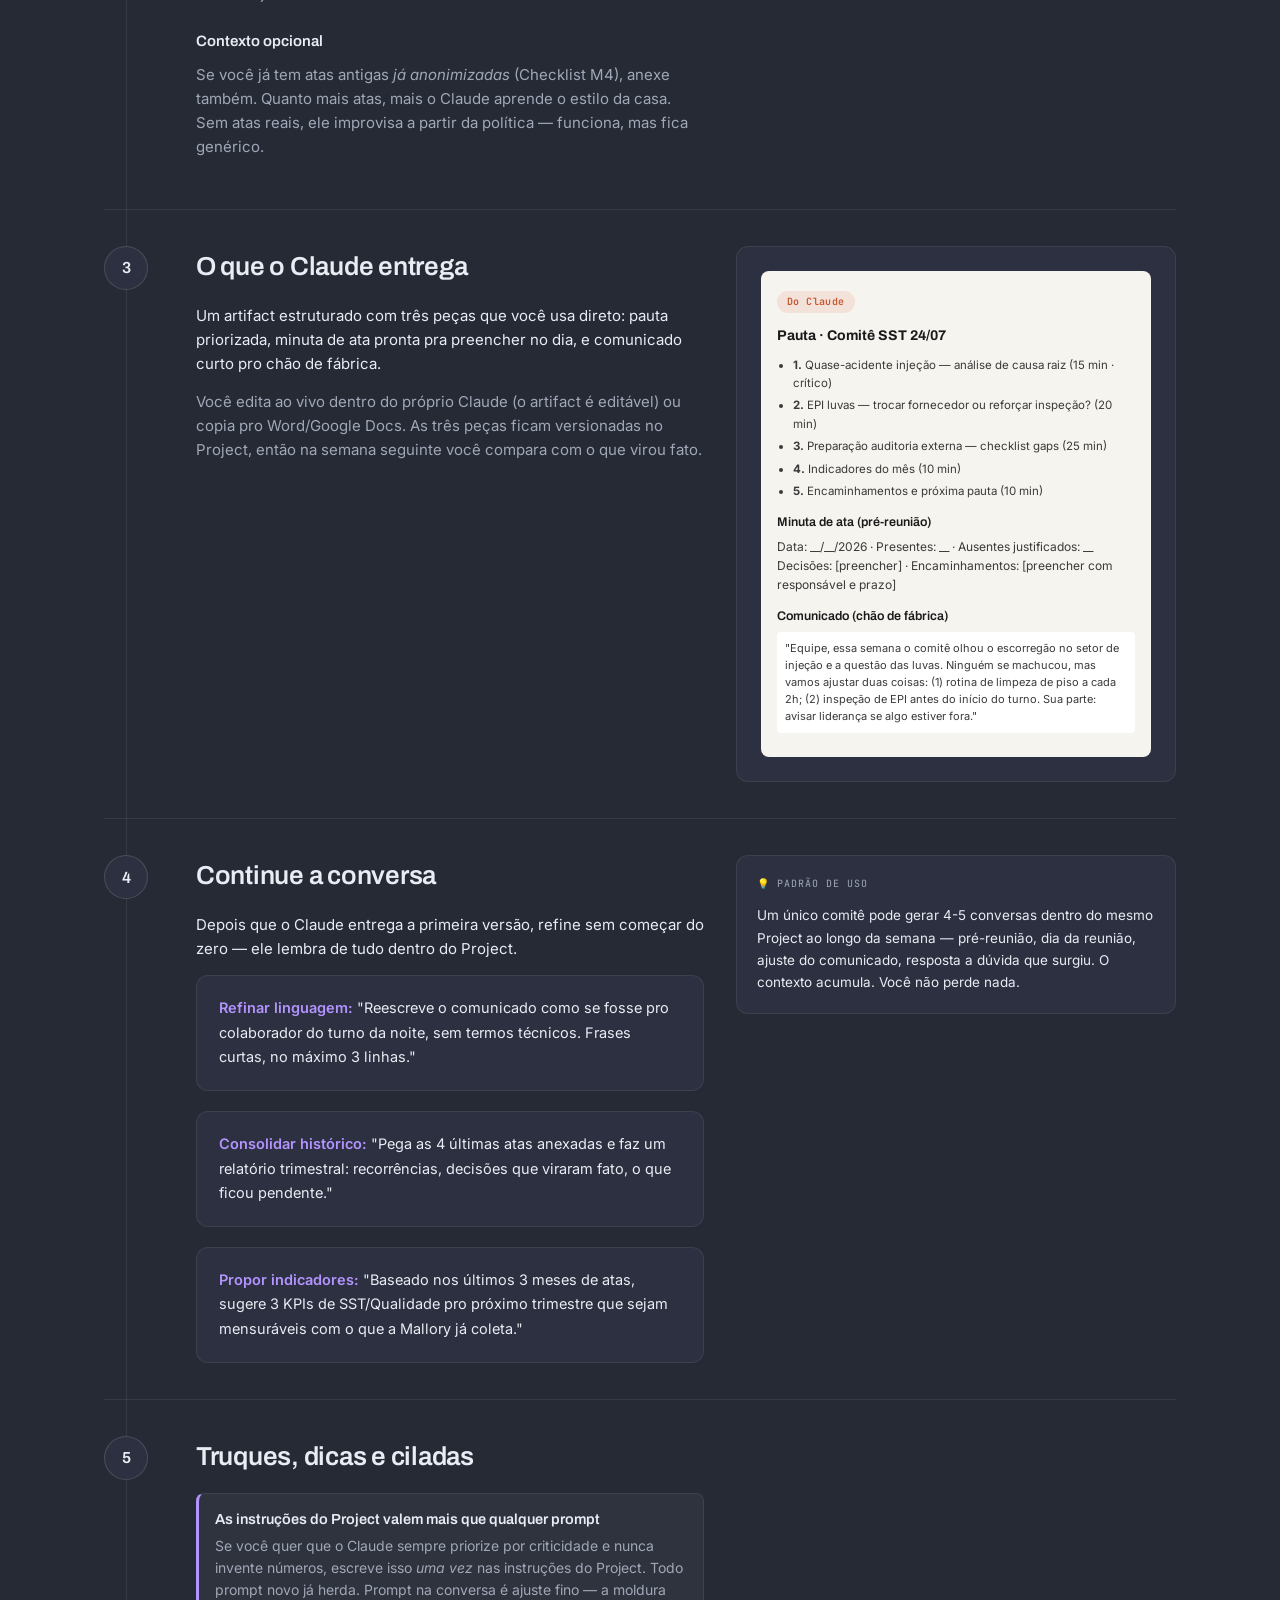
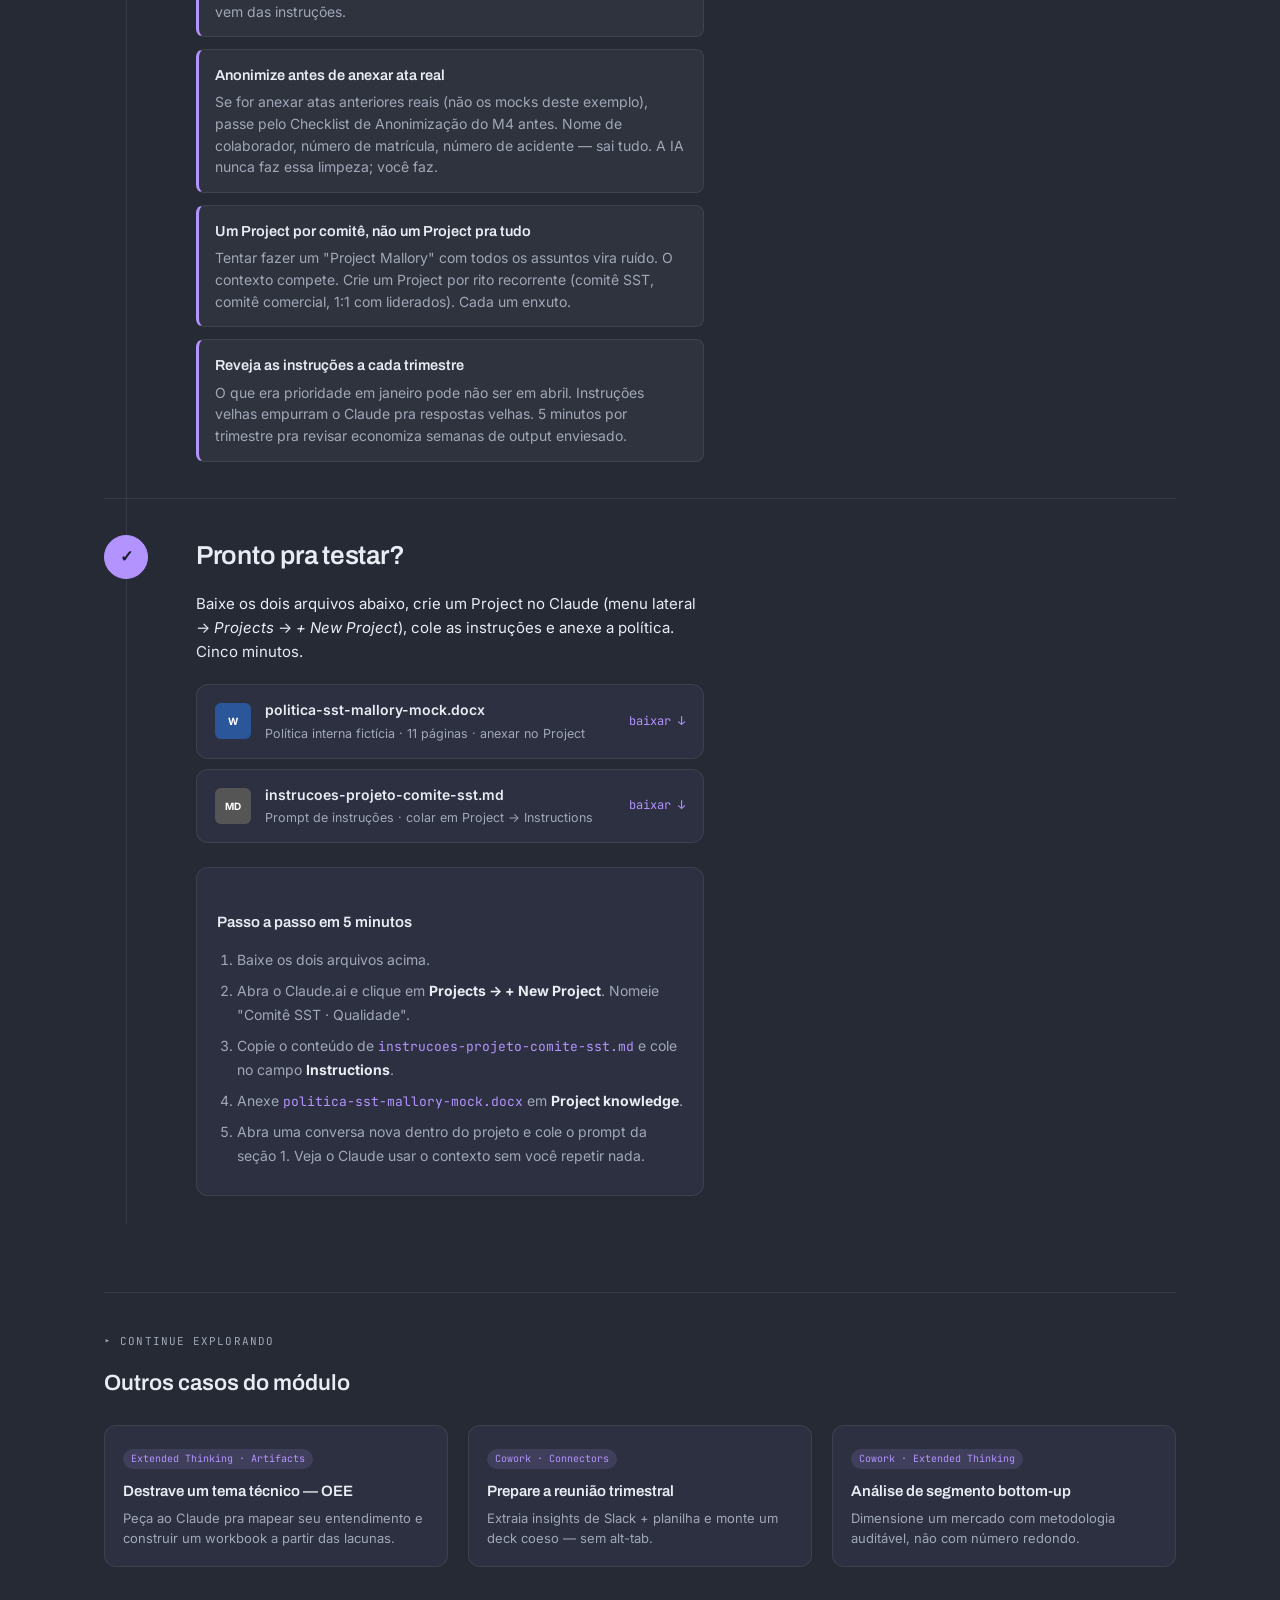
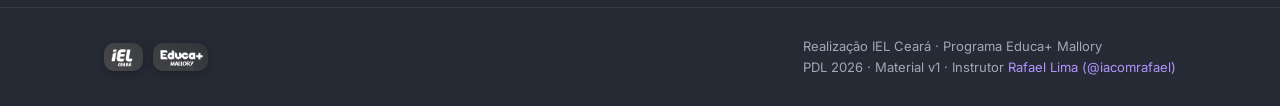
<file: m5/exemplos/comite-sst-projects/index.html>
<!DOCTYPE html>
<html lang="pt-BR">
<head>
<meta charset="UTF-8">
<meta name="viewport" content="width=device-width, initial-scale=1.0">
<title>Comitê no Projects — SST/Qualidade · M5 T2 · Mallory PDL 2026</title>
<link rel="preconnect" href="https://fonts.googleapis.com">
<link rel="preconnect" href="https://fonts.gstatic.com" crossorigin>
<link rel="stylesheet" href="https://fonts.googleapis.com/css2?family=Archivo:wght@500;600;700;800&family=Inter:wght@400;500;600;700&family=JetBrains+Mono:wght@400;500&display=swap">
<style>
:root{
  --bg-dark:#262A35;
  --bg-panel:#2C3040;
  --bg-panel-2:#31364a;
  --bg-card:rgba(255,255,255,.045);
  --bg-code:#1F2330;
  --border-subtle:rgba(255,255,255,.08);
  --border-strong:rgba(255,255,255,.14);
  --text:#E8ECF3;
  --text-muted:#A0A8B8;
  --text-dim:#6E7688;
  --accent-purple:#8A3A89;
  --accent-purple-soft:#B394FF;
  --accent-purple-glow:rgba(179,148,255,.14);
  --success:#6EE7B7;
  --danger:#F87171;
  --warning:#FBBF24;
  --radius:12px;
  --radius-sm:8px;
}

*{box-sizing:border-box;margin:0;padding:0;}

body{
  font-family:'Inter',sans-serif;
  background:var(--bg-dark);
  color:var(--text);
  line-height:1.6;
  min-height:100vh;
}

/* ===== Site chrome (self-contained) ===== */
.site-header{position:sticky;top:0;z-index:100;background:rgba(38,42,53,.92);-webkit-backdrop-filter:blur(8px);backdrop-filter:blur(8px);border-bottom:1px solid var(--border-subtle);}
.container{max-width:1120px;margin:0 auto;padding:0 24px;}
.site-header .container{display:flex;align-items:center;justify-content:space-between;gap:16px;min-height:60px;flex-wrap:wrap;padding-top:8px;padding-bottom:8px;}
.site-brand{display:flex;align-items:center;gap:14px;flex-wrap:wrap;}
.site-logos{display:flex;align-items:center;gap:10px;flex-shrink:0;}
.site-logos img{height:32px;width:auto;display:block;border-radius:10px;box-shadow:0 2px 8px rgba(0,0,0,.25);}
.site-brand-text{display:flex;flex-direction:column;gap:2px;}
.site-brand a{font-family:'Archivo',sans-serif;font-size:16px;font-weight:700;color:var(--text);text-decoration:none;}
.site-brand a:hover{color:var(--accent-purple-soft);}
.site-brand .site-meta{font-size:12px;color:var(--text-muted);}
.nav-toggle{display:inline-flex;align-items:center;gap:8px;padding:8px 12px;border:1px solid var(--border-subtle);border-radius:6px;color:var(--text);font-size:14px;background:none;cursor:pointer;}
.site-nav{display:none;width:100%;padding:8px 0 12px;}
.site-nav.is-open{display:block;}
.site-nav ul{list-style:none;padding:0;margin:0;display:flex;flex-direction:column;gap:4px;}
.site-nav a{display:block;padding:8px 4px;color:var(--text-muted);font-size:14px;font-weight:500;text-decoration:none;}
.site-nav a:hover{color:var(--accent-purple-soft);}
.site-footer{border-top:1px solid var(--border-subtle);padding:28px 0;margin-top:0;font-size:14px;color:var(--text-muted);}
.site-footer .container{display:flex;justify-content:space-between;align-items:center;gap:16px;flex-wrap:wrap;}
.site-footer .site-logos img{height:28px;}
.site-footer a{color:var(--accent-purple-soft);text-decoration:none;}
.footer-meta{font-size:13px;}
@media(min-width:900px){
  .nav-toggle{display:none;}
  .site-nav{display:block;width:auto;padding:0;}
  .site-nav ul{flex-direction:row;gap:24px;}
}

.wrap{max-width:1120px;margin:0 auto;padding:32px 24px 40px;}

/* Breadcrumb */
.crumbs{
  font-family:'JetBrains Mono',monospace;
  font-size:12px;color:var(--text-muted);
  margin-bottom:32px;letter-spacing:.02em;
}
.crumbs a{color:var(--text-muted);text-decoration:none;transition:color .15s;}
.crumbs a:hover{color:var(--accent-purple-soft);}
.crumbs .sep{margin:0 8px;color:var(--text-dim);}
.crumbs .current{color:var(--text);}

/* Hero */
.hero{
  display:grid;grid-template-columns:1fr 340px;gap:60px;
  padding-bottom:44px;border-bottom:1px solid var(--border-subtle);
  margin-bottom:56px;
}
.hero-left h1{
  font-family:'Archivo',sans-serif;font-weight:700;
  font-size:42px;line-height:1.15;letter-spacing:-0.015em;
  margin-bottom:20px;
}
.hero-lead{
  font-size:17px;color:var(--text-muted);line-height:1.65;
  margin-bottom:28px;max-width:560px;
}
.cta-primary{
  display:inline-flex;align-items:center;gap:8px;
  padding:12px 22px;border-radius:8px;
  background:var(--accent-purple-soft);color:#1a1d28;
  font-family:'Inter',sans-serif;font-weight:600;font-size:14px;
  text-decoration:none;border:none;cursor:pointer;
  transition:transform .12s, box-shadow .15s;
}
.cta-primary:hover{transform:translateY(-1px);box-shadow:0 6px 24px -6px var(--accent-purple-glow);}
.cta-primary .arrow{font-size:16px;line-height:1;}

.hero-meta{
  border-left:1px solid var(--border-subtle);padding-left:32px;
  display:flex;flex-direction:column;gap:22px;padding-top:4px;
}
.meta-label{
  font-family:'JetBrains Mono',monospace;font-size:10px;
  letter-spacing:.12em;text-transform:uppercase;
  color:var(--text-dim);margin-bottom:6px;
  display:flex;align-items:center;gap:6px;
}
.meta-value{font-size:14px;color:var(--text);}
.meta-value .feat{
  display:inline-block;margin-right:6px;margin-bottom:4px;
  padding:3px 10px;border-radius:20px;
  background:var(--accent-purple-glow);color:var(--accent-purple-soft);
  font-family:'JetBrains Mono',monospace;font-size:11px;
  border:1px solid rgba(179,148,255,.24);
}

/* Sections numeradas */
.timeline{position:relative;}
.timeline::before{
  content:'';position:absolute;
  left:22px;top:8px;bottom:8px;width:1px;
  background:var(--border-subtle);
}

.step{
  display:grid;grid-template-columns:60px 1fr 440px;gap:32px;
  padding:36px 0;position:relative;
}
.step:not(:last-child){border-bottom:1px solid var(--border-subtle);}

.step-num{
  width:44px;height:44px;border-radius:50%;
  background:var(--bg-panel);border:1px solid var(--border-strong);
  display:flex;align-items:center;justify-content:center;
  font-family:'Archivo',sans-serif;font-weight:600;font-size:16px;
  color:var(--text);position:relative;z-index:1;
}
.step-num.final{background:var(--accent-purple-soft);color:#1a1d28;border-color:var(--accent-purple-soft);}

.step-body h2{
  font-family:'Archivo',sans-serif;font-weight:600;font-size:26px;
  margin-bottom:16px;letter-spacing:-0.01em;
}
.step-body p{color:var(--text);margin-bottom:14px;font-size:15px;}
.step-body p.muted{color:var(--text-muted);}
.step-body h3{
  font-family:'Archivo',sans-serif;font-weight:600;font-size:15px;
  margin:22px 0 10px;color:var(--text);
}
.ctx-list{padding-left:22px;color:var(--text-muted);font-size:14px;margin:8px 0 20px;line-height:1.85;}
.ctx-list code,.step-body code.inline{font-family:'JetBrains Mono',monospace;color:var(--accent-purple-soft);font-size:13px;}

/* Card de prompt copiável */
.prompt-card{
  margin-top:20px;padding:20px 22px;
  background:var(--bg-panel);border:1px solid var(--border-subtle);
  border-radius:var(--radius);position:relative;
}
.prompt-card p{
  font-size:14.5px;color:var(--text);line-height:1.7;
  margin-bottom:12px;
}
.prompt-card p:last-of-type{margin-bottom:0;}
.prompt-card strong{color:var(--accent-purple-soft);font-weight:600;}
.prompt-actions{
  display:flex;gap:8px;justify-content:flex-end;margin-top:16px;
  padding-top:14px;border-top:1px solid var(--border-subtle);
}
.icon-btn{
  width:32px;height:32px;border-radius:6px;
  background:var(--bg-card);border:1px solid var(--border-subtle);
  color:var(--text-muted);cursor:pointer;
  display:flex;align-items:center;justify-content:center;
  font-size:14px;transition:all .15s;
}
.icon-btn:hover{background:var(--accent-purple-glow);color:var(--accent-purple-soft);border-color:rgba(179,148,255,.3);}
.copied-toast{position:fixed;bottom:24px;left:50%;transform:translateX(-50%);background:var(--accent-purple-soft);color:#1a1d28;font-family:'JetBrains Mono',monospace;font-size:12px;font-weight:600;padding:8px 16px;border-radius:8px;opacity:0;transition:opacity .2s;pointer-events:none;z-index:200;}
.copied-toast.show{opacity:1;}

/* Right column mockups */
.step-visual{
  background:var(--bg-panel);border:1px solid var(--border-subtle);
  border-radius:var(--radius);padding:24px;
  align-self:start;position:sticky;top:80px;
}
.step-visual.no-sticky{position:static;}

/* Mockup: project workspace */
.mock-project{
  background:#f6f4ee;border-radius:8px;padding:16px;color:#2a2a2a;
  font-family:'Inter',sans-serif;font-size:12px;
}
.mock-project-head{
  display:flex;align-items:center;gap:10px;padding-bottom:12px;
  border-bottom:1px solid rgba(0,0,0,.1);margin-bottom:12px;
}
.mock-icon{
  width:28px;height:28px;border-radius:6px;
  background:linear-gradient(135deg,#e07a5f,#f4a261);
  display:flex;align-items:center;justify-content:center;
  color:white;font-weight:700;font-size:12px;
}
.mock-project-title{font-weight:600;color:#1a1a1a;font-size:13px;}
.mock-project-meta{color:#6b6b6b;font-size:11px;margin-top:2px;}
.mock-instructions{
  background:white;border:1px solid rgba(0,0,0,.08);border-radius:6px;
  padding:12px;font-size:11.5px;line-height:1.5;color:#3a3a3a;
  max-height:180px;overflow:hidden;position:relative;
}
.mock-instructions::after{
  content:'';position:absolute;bottom:0;left:0;right:0;height:40px;
  background:linear-gradient(transparent,white);
}
.mock-files{margin-top:10px;display:flex;flex-direction:column;gap:6px;}
.mock-file{
  display:flex;align-items:center;gap:8px;
  padding:8px 10px;background:white;border:1px solid rgba(0,0,0,.08);
  border-radius:6px;font-size:11.5px;color:#2a2a2a;
}
.mock-file-icon{
  width:20px;height:20px;border-radius:3px;
  display:flex;align-items:center;justify-content:center;
  color:white;font-size:9px;font-weight:700;flex-shrink:0;
}
.mock-file-icon.docx{background:#2b579a;}
.mock-file-icon.md{background:#555;}

/* Mockup: output do Claude */
.mock-output{
  background:#f6f4ee;border-radius:8px;padding:16px;color:#2a2a2a;
}
.mock-output-tag{
  display:inline-block;padding:3px 10px;border-radius:12px;
  background:rgba(224,122,95,.15);color:#c8552e;
  font-family:'JetBrains Mono',monospace;font-size:10px;
  margin-bottom:12px;font-weight:600;letter-spacing:.04em;
}
.mock-output h4{
  font-family:'Archivo',sans-serif;font-size:14px;color:#1a1a1a;
  font-weight:700;margin-bottom:8px;
}
.mock-output p{font-size:12px;color:#3a3a3a;margin-bottom:8px;line-height:1.55;}
.mock-output ul{padding-left:16px;font-size:11.5px;color:#3a3a3a;line-height:1.6;margin:0;}
.mock-output ul li{margin-bottom:4px;}
.mock-output .sub-h{
  font-family:'Archivo',sans-serif;font-weight:600;
  color:#1a1a1a;font-size:12.5px;margin:12px 0 6px;
}

/* Callouts */
.tip-list{display:flex;flex-direction:column;gap:12px;margin-top:12px;}
.tip{
  padding:14px 16px;border-radius:var(--radius-sm);
  background:var(--bg-card);border:1px solid var(--border-subtle);
  border-left:3px solid var(--accent-purple-soft);
}
.tip h3{
  font-family:'Archivo',sans-serif;font-weight:600;font-size:14.5px;
  color:var(--text);margin:0 0 4px;
}
.tip p{font-size:14px;color:var(--text-muted);margin:0;line-height:1.55;}

/* Ready to try */
.ready-actions{
  display:flex;flex-direction:column;gap:10px;margin-top:20px;
}
.download-btn{
  display:flex;align-items:center;gap:14px;
  padding:14px 18px;
  background:var(--bg-panel);border:1px solid var(--border-subtle);
  border-radius:var(--radius);color:var(--text);text-decoration:none;
  transition:all .15s;
}
.download-btn:hover{border-color:var(--accent-purple-soft);background:var(--accent-purple-glow);}
.dl-icon{
  width:36px;height:36px;border-radius:6px;
  display:flex;align-items:center;justify-content:center;
  color:white;font-weight:700;font-size:10px;flex-shrink:0;
}
.dl-icon.docx{background:#2b579a;}
.dl-icon.md{background:#555;}
.dl-icon.xlsx{background:#217346;}
.dl-icon.pdf{background:#c0392b;}
.dl-info{flex:1;}
.dl-name{font-weight:600;font-size:14px;color:var(--text);}
.dl-desc{font-size:12.5px;color:var(--text-muted);margin-top:2px;}
.dl-action{color:var(--accent-purple-soft);font-size:12px;font-family:'JetBrains Mono',monospace;}

.next-steps{
  margin-top:24px;padding:20px;background:var(--bg-panel);
  border-radius:var(--radius);border:1px solid var(--border-subtle);
}
.next-steps h3{font-size:15px;margin-bottom:14px;font-family:'Archivo',sans-serif;font-weight:600;}
.next-steps ol{padding-left:20px;color:var(--text-muted);font-size:14px;line-height:1.75;}
.next-steps ol li{margin-bottom:6px;}
.next-steps ol li strong{color:var(--text);}
.next-steps code{font-family:'JetBrains Mono',monospace;color:var(--accent-purple-soft);font-size:13px;}

/* Related */
.related{
  margin-top:60px;padding-top:40px;border-top:1px solid var(--border-subtle);
}
.related-eyebrow{
  font-family:'JetBrains Mono',monospace;font-size:11px;
  letter-spacing:.1em;text-transform:uppercase;color:var(--text-muted);
  margin-bottom:16px;
}
.related h2{
  font-family:'Archivo',sans-serif;font-weight:600;font-size:22px;
  margin-bottom:24px;
}
.related-grid{
  display:grid;grid-template-columns:repeat(3,1fr);gap:20px;
}
.related-card{
  padding:18px;background:var(--bg-panel);border:1px solid var(--border-subtle);
  border-radius:var(--radius);cursor:pointer;transition:all .15s;
  text-decoration:none;color:inherit;display:block;
}
.related-card:hover{border-color:var(--accent-purple-soft);transform:translateY(-2px);}
.related-card .feat{
  display:inline-block;padding:2px 8px;border-radius:12px;
  background:var(--accent-purple-glow);color:var(--accent-purple-soft);
  font-family:'JetBrains Mono',monospace;font-size:10px;
  margin-bottom:10px;
}
.related-card h3{
  font-family:'Archivo',sans-serif;font-weight:600;font-size:15px;
  margin-bottom:6px;
}
.related-card p{font-size:13px;color:var(--text-muted);line-height:1.5;}

/* Responsive */
@media (max-width:900px){
  .hero{grid-template-columns:1fr;gap:32px;}
  .hero-meta{border-left:none;padding-left:0;border-top:1px solid var(--border-subtle);padding-top:24px;}
  .step{grid-template-columns:44px 1fr;gap:20px;}
  .step-visual{grid-column:2/-1;position:static;}
  .related-grid{grid-template-columns:1fr;}
}

/* Print */
@media print{
  .site-header,.nav-toggle,.cta-primary,.related,.prompt-actions{display:none !important;}
  .timeline::before{display:none;}
  .step{display:block;padding:20px 0;break-inside:avoid;}
  .step-num{margin-bottom:10px;}
  .step-visual{position:static !important;margin-top:16px;break-inside:avoid;}
  .hero{grid-template-columns:1fr;}
  body{background:#fff;color:#111;}
  .mock-instructions{max-height:none;}
  .mock-instructions::after{display:none;}
}
</style>
</head>
<body>

<header class="site-header">
  <div class="container">
    <div class="site-brand">
      <div class="site-logos">
        <img src="../../../assets/logos/iel-ceara.png" alt="IEL Ceará">
        <img src="../../../assets/logos/educa-mais-mallory.png" alt="Educa+ Mallory">
      </div>
      <div class="site-brand-text">
        <a href="../../../">IA na Prática · Mallory — Trilha 2 · Gestão</a>
        <span class="site-meta">PDL 2026 · M5 · Exemplos aplicados</span>
      </div>
    </div>
    <button class="nav-toggle" aria-expanded="false" aria-controls="site-nav">Menu</button>
    <nav class="site-nav" id="site-nav" aria-label="Navegação principal">
      <ul>
        <li><a href="../../../">Início</a></li>
        <li><a href="../../">Voltar pra M5</a></li>
        <li><a href="../../../banco-de-prompts/">Banco de Prompts</a></li>
      </ul>
    </nav>
  </div>
</header>

<main>
<div class="wrap">

<!-- Breadcrumb -->
<nav class="crumbs">
  <a href="../../">M5 · Liderança na Era da IA</a>
  <span class="sep">/</span>
  <a href="../../#caso-1">Exemplos aplicados</a>
  <span class="sep">/</span>
  <span class="current">Comitê no Projects — SST/Qualidade</span>
</nav>

<!-- Hero -->
<div class="hero">
  <div class="hero-left">
    <h1>Comitê no Projects — SST/Qualidade</h1>
    <p class="hero-lead">Monte um espaço persistente no Claude Projects para preparar pauta, redigir ata e comunicar decisões do comitê semanal — sem começar do zero toda semana e sem depender de quem está de plantão.</p>
    <a href="https://claude.ai/" target="_blank" rel="noopener" class="cta-primary">Abrir no Claude <span class="arrow">↗</span></a>
  </div>

  <aside class="hero-meta">
    <div class="meta-item">
      <div class="meta-label">📝 Autor</div>
      <div class="meta-value">Mallory PDL 2026</div>
    </div>
    <div class="meta-item">
      <div class="meta-label">📂 Categoria</div>
      <div class="meta-value">Gestão · SST/Qualidade</div>
    </div>
    <div class="meta-item">
      <div class="meta-label">🧠 Modelo</div>
      <div class="meta-value">Claude Sonnet 4.5</div>
    </div>
    <div class="meta-item">
      <div class="meta-label">⚡ Features</div>
      <div class="meta-value">
        <span class="feat">Projects</span>
        <span class="feat">Artifacts</span>
      </div>
    </div>
  </aside>
</div>

<!-- Timeline -->
<div class="timeline">

  <!-- STEP 1 · Descreva a tarefa -->
  <section class="step">
    <div class="step-num">1</div>
    <div class="step-body">
      <h2>Descreva a tarefa</h2>
      <p>O Claude no Projects mantém o mesmo contexto ativo entre conversas — política interna, atas passadas, papéis do comitê. Cada semana você só descreve o que aconteceu; ele reusa tudo o que já sabe.</p>
      <p class="muted">Com o Projects você para de re-explicar quem está no comitê, qual foi a última decisão e onde a política mora. Vira uma memória de trabalho compartilhada por todo mundo que tem acesso.</p>

      <div class="prompt-card">
        <p data-copy>Estou preparando o <strong>comitê SST/Qualidade</strong> desta semana. Aconteceram três coisas desde a última reunião: (1) um quase-acidente no setor de injeção (colaborador escorregou em óleo derramado, sem lesão); (2) reclamação recorrente sobre EPI (luvas com furo relatadas por 4 pessoas em turnos diferentes); (3) auditoria externa marcada pra próximo mês.</p>
        <p>Com base na <strong>política interna</strong> que está no Project e nas <strong>4 atas anteriores</strong>, prepara pra mim: pauta com 5 tópicos priorizados por criticidade, minuta de ata com espaços pra preencher no dia, e comunicado curto pra chão de fábrica em linguagem direta (sem jargão técnico).</p>
        <div class="prompt-actions">
          <button class="icon-btn" title="Copiar prompt" data-copy-btn>⧉</button>
        </div>
      </div>
    </div>

    <aside class="step-visual">
      <div class="mock-project">
        <div class="mock-project-head">
          <div class="mock-icon">C</div>
          <div>
            <div class="mock-project-title">Comitê SST · Qualidade</div>
            <div class="mock-project-meta">Projeto privado · atualizado hoje</div>
          </div>
        </div>
        <div class="mock-instructions">
          <strong>Instruções do projeto:</strong><br>
          Você é assistente do comitê semanal de SST/Qualidade da Mallory. Antes de responder qualquer pergunta, consulte a política interna e as atas anteriores anexadas. Priorize por criticidade (segurança &gt; conformidade &gt; melhoria). Não invente números — se faltar dado, pergunte. Nunca sugira colar nome de participantes sem anonimizar…
        </div>
      </div>
    </aside>
  </section>

  <!-- STEP 2 · Dê contexto -->
  <section class="step">
    <div class="step-num">2</div>
    <div class="step-body">
      <h2>Dê contexto ao Claude</h2>
      <p>O Project ancora o contexto duradouro. Você configura uma vez — instruções + arquivos de referência — e todas as conversas dentro dele já herdam esse conhecimento.</p>

      <h3>Contexto obrigatório</h3>
      <p class="muted">Ative o <strong>Claude Projects</strong>, crie um projeto chamado "Comitê SST · Qualidade" e anexe estes dois arquivos (baixáveis na seção 6):</p>
      <ul class="ctx-list">
        <li><code>politica-sst-mallory-mock.docx</code> — política interna fictícia (11 páginas)</li>
        <li><code>instrucoes-projeto-comite-sst.md</code> — cole no campo "Instructions" do Project</li>
      </ul>

      <h3>Contexto opcional</h3>
      <p class="muted">Se você já tem atas antigas <em>já anonimizadas</em> (Checklist M4), anexe também. Quanto mais atas, mais o Claude aprende o estilo da casa. Sem atas reais, ele improvisa a partir da política — funciona, mas fica genérico.</p>
    </div>

    <aside class="step-visual">
      <div class="mock-project">
        <div class="mock-project-head">
          <div class="mock-icon" style="background:linear-gradient(135deg,#7B9EFF,#B394FF);">📎</div>
          <div>
            <div class="mock-project-title">Arquivos do projeto</div>
            <div class="mock-project-meta">2 anexados · até 100 arquivos</div>
          </div>
        </div>
        <div class="mock-files">
          <div class="mock-file">
            <div class="mock-file-icon docx">W</div>
            <div>
              <div style="font-weight:600;">politica-sst-mallory-mock.docx</div>
              <div style="color:#6b6b6b;font-size:10px;">11 páginas · 84 KB</div>
            </div>
          </div>
          <div class="mock-file">
            <div class="mock-file-icon md">MD</div>
            <div>
              <div style="font-weight:600;">instrucoes-projeto-comite-sst.md</div>
              <div style="color:#6b6b6b;font-size:10px;">Instruções · 1,2 KB</div>
            </div>
          </div>
        </div>
        <div style="margin-top:12px;padding:10px;background:rgba(179,148,255,.1);border-radius:6px;font-size:11px;color:#5a4a80;">
          💡 Anexe atas anteriores (anonimizadas) pra ele aprender o tom da casa.
        </div>
      </div>
    </aside>
  </section>

  <!-- STEP 3 · O que o Claude entrega -->
  <section class="step">
    <div class="step-num">3</div>
    <div class="step-body">
      <h2>O que o Claude entrega</h2>
      <p>Um artifact estruturado com três peças que você usa direto: pauta priorizada, minuta de ata pronta pra preencher no dia, e comunicado curto pro chão de fábrica.</p>
      <p class="muted">Você edita ao vivo dentro do próprio Claude (o artifact é editável) ou copia pro Word/Google Docs. As três peças ficam versionadas no Project, então na semana seguinte você compara com o que virou fato.</p>
    </div>

    <aside class="step-visual">
      <div class="mock-output">
        <div class="mock-output-tag">Do Claude</div>
        <h4>Pauta · Comitê SST 24/07</h4>
        <ul>
          <li><strong>1.</strong> Quase-acidente injeção — análise de causa raiz (15 min · crítico)</li>
          <li><strong>2.</strong> EPI luvas — trocar fornecedor ou reforçar inspeção? (20 min)</li>
          <li><strong>3.</strong> Preparação auditoria externa — checklist gaps (25 min)</li>
          <li><strong>4.</strong> Indicadores do mês (10 min)</li>
          <li><strong>5.</strong> Encaminhamentos e próxima pauta (10 min)</li>
        </ul>

        <div class="sub-h">Minuta de ata (pré-reunião)</div>
        <p>Data: __/__/2026 · Presentes: __ · Ausentes justificados: __<br>
        Decisões: [preencher] · Encaminhamentos: [preencher com responsável e prazo]</p>

        <div class="sub-h">Comunicado (chão de fábrica)</div>
        <p style="background:white;padding:8px;border-radius:4px;font-size:11px;">"Equipe, essa semana o comitê olhou o escorregão no setor de injeção e a questão das luvas. Ninguém se machucou, mas vamos ajustar duas coisas: (1) rotina de limpeza de piso a cada 2h; (2) inspeção de EPI antes do início do turno. Sua parte: avisar liderança se algo estiver fora."</p>
      </div>
    </aside>
  </section>

  <!-- STEP 4 · Continue a conversa -->
  <section class="step">
    <div class="step-num">4</div>
    <div class="step-body">
      <h2>Continue a conversa</h2>
      <p>Depois que o Claude entrega a primeira versão, refine sem começar do zero — ele lembra de tudo dentro do Project.</p>

      <div class="prompt-card" style="margin-top:14px;">
        <p><strong>Refinar linguagem:</strong> "Reescreve o comunicado como se fosse pro colaborador do turno da noite, sem termos técnicos. Frases curtas, no máximo 3 linhas."</p>
      </div>
      <div class="prompt-card">
        <p><strong>Consolidar histórico:</strong> "Pega as 4 últimas atas anexadas e faz um relatório trimestral: recorrências, decisões que viraram fato, o que ficou pendente."</p>
      </div>
      <div class="prompt-card">
        <p><strong>Propor indicadores:</strong> "Baseado nos últimos 3 meses de atas, sugere 3 KPIs de SST/Qualidade pro próximo trimestre que sejam mensuráveis com o que a Mallory já coleta."</p>
      </div>
    </div>

    <aside class="step-visual no-sticky" style="background:transparent;border:none;padding:0;">
      <div style="padding:20px;background:var(--bg-panel);border:1px solid var(--border-subtle);border-radius:var(--radius);">
        <div style="font-family:'JetBrains Mono',monospace;font-size:10px;color:var(--text-muted);letter-spacing:.1em;text-transform:uppercase;margin-bottom:12px;">💡 Padrão de uso</div>
        <p style="font-size:13.5px;color:var(--text);line-height:1.65;margin:0;">Um único comitê pode gerar 4-5 conversas dentro do mesmo Project ao longo da semana — pré-reunião, dia da reunião, ajuste do comunicado, resposta a dúvida que surgiu. O contexto acumula. Você não perde nada.</p>
      </div>
    </aside>
  </section>

  <!-- STEP 5 · Truques, dicas e ciladas -->
  <section class="step">
    <div class="step-num">5</div>
    <div class="step-body">
      <h2>Truques, dicas e ciladas</h2>

      <div class="tip-list">
        <div class="tip">
          <h3>As instruções do Project valem mais que qualquer prompt</h3>
          <p>Se você quer que o Claude sempre priorize por criticidade e nunca invente números, escreve isso <em>uma vez</em> nas instruções do Project. Todo prompt novo já herda. Prompt na conversa é ajuste fino — a moldura vem das instruções.</p>
        </div>
        <div class="tip">
          <h3>Anonimize antes de anexar ata real</h3>
          <p>Se for anexar atas anteriores reais (não os mocks deste exemplo), passe pelo Checklist de Anonimização do M4 antes. Nome de colaborador, número de matrícula, número de acidente — sai tudo. A IA nunca faz essa limpeza; você faz.</p>
        </div>
        <div class="tip">
          <h3>Um Project por comitê, não um Project pra tudo</h3>
          <p>Tentar fazer um "Project Mallory" com todos os assuntos vira ruído. O contexto compete. Crie um Project por rito recorrente (comitê SST, comitê comercial, 1:1 com liderados). Cada um enxuto.</p>
        </div>
        <div class="tip">
          <h3>Reveja as instruções a cada trimestre</h3>
          <p>O que era prioridade em janeiro pode não ser em abril. Instruções velhas empurram o Claude pra respostas velhas. 5 minutos por trimestre pra revisar economiza semanas de output enviesado.</p>
        </div>
      </div>
    </div>
  </section>

  <!-- STEP 6 · Pronto pra testar -->
  <section class="step">
    <div class="step-num final">✓</div>
    <div class="step-body">
      <h2>Pronto pra testar?</h2>
      <p>Baixe os dois arquivos abaixo, crie um Project no Claude (menu lateral → <em>Projects</em> → <em>+ New Project</em>), cole as instruções e anexe a política. Cinco minutos.</p>

      <div class="ready-actions">
        <a href="../../../assets/exemplos/comite-sst-projects/politica-sst-mallory-mock.docx" download class="download-btn">
          <div class="dl-icon docx">W</div>
          <div class="dl-info">
            <div class="dl-name">politica-sst-mallory-mock.docx</div>
            <div class="dl-desc">Política interna fictícia · 11 páginas · anexar no Project</div>
          </div>
          <div class="dl-action">baixar ↓</div>
        </a>
        <a href="../../../assets/exemplos/comite-sst-projects/instrucoes-projeto-comite-sst.md" download class="download-btn">
          <div class="dl-icon md">MD</div>
          <div class="dl-info">
            <div class="dl-name">instrucoes-projeto-comite-sst.md</div>
            <div class="dl-desc">Prompt de instruções · colar em Project → Instructions</div>
          </div>
          <div class="dl-action">baixar ↓</div>
        </a>
      </div>

      <div class="next-steps">
        <h3>Passo a passo em 5 minutos</h3>
        <ol>
          <li>Baixe os dois arquivos acima.</li>
          <li>Abra o Claude.ai e clique em <strong>Projects → + New Project</strong>. Nomeie "Comitê SST · Qualidade".</li>
          <li>Copie o conteúdo de <code>instrucoes-projeto-comite-sst.md</code> e cole no campo <strong>Instructions</strong>.</li>
          <li>Anexe <code>politica-sst-mallory-mock.docx</code> em <strong>Project knowledge</strong>.</li>
          <li>Abra uma conversa nova dentro do projeto e cole o prompt da seção 1. Veja o Claude usar o contexto sem você repetir nada.</li>
        </ol>
      </div>
    </div>
  </section>

</div>

<!-- Related -->
<section class="related">
  <div class="related-eyebrow">▸ Continue explorando</div>
  <h2>Outros casos do módulo</h2>
  <div class="related-grid">
    <a href="../destrave-oee/" class="related-card">
      <span class="feat">Extended Thinking · Artifacts</span>
      <h3>Destrave um tema técnico — OEE</h3>
      <p>Peça ao Claude pra mapear seu entendimento e construir um workbook a partir das lacunas.</p>
    </a>
    <a href="../reuniao-trimestral/" class="related-card">
      <span class="feat">Cowork · Connectors</span>
      <h3>Prepare a reunião trimestral</h3>
      <p>Extraia insights de Slack + planilha e monte um deck coeso — sem alt-tab.</p>
    </a>
    <a href="../analise-segmento/" class="related-card">
      <span class="feat">Cowork · Extended Thinking</span>
      <h3>Análise de segmento bottom-up</h3>
      <p>Dimensione um mercado com metodologia auditável, não com número redondo.</p>
    </a>
  </div>
</section>

</div>
</main>

<footer class="site-footer">
  <div class="container">
    <div class="site-logos">
      <img src="../../../assets/logos/iel-ceara.png" alt="IEL Ceará">
      <img src="../../../assets/logos/educa-mais-mallory.png" alt="Educa+ Mallory">
    </div>
    <div class="footer-meta">
      Realização IEL Ceará · Programa Educa+ Mallory<br>
      PDL 2026 · Material v1 · Instrutor <a href="https://www.instagram.com/iacomrafael/" target="_blank" rel="noopener">Rafael Lima (@iacomrafael)</a>
    </div>
  </div>
</footer>

<div class="copied-toast" id="copied-toast">copiado ✓</div>

<script>
// Copiar prompt
document.querySelectorAll('[data-copy-btn]').forEach(function(btn){
  btn.addEventListener('click', function(){
    var card = btn.closest('.prompt-card');
    var el = card.querySelector('[data-copy]') || card.querySelector('p');
    var texto = el ? el.innerText : '';
    var toast = document.getElementById('copied-toast');
    function done(){ if(toast){toast.classList.add('show');setTimeout(function(){toast.classList.remove('show');},1400);} }
    if(navigator.clipboard && window.isSecureContext){ navigator.clipboard.writeText(texto).then(done,done); }
    else { done(); }
  });
});

// Nav mobile
(function(){
  var t = document.querySelector('.nav-toggle');
  var n = document.getElementById('site-nav');
  if(!t || !n) return;
  t.addEventListener('click', function(){
    var open = n.classList.toggle('is-open');
    t.setAttribute('aria-expanded', String(open));
  });
})();
</script>
</body>
</html>
</file>
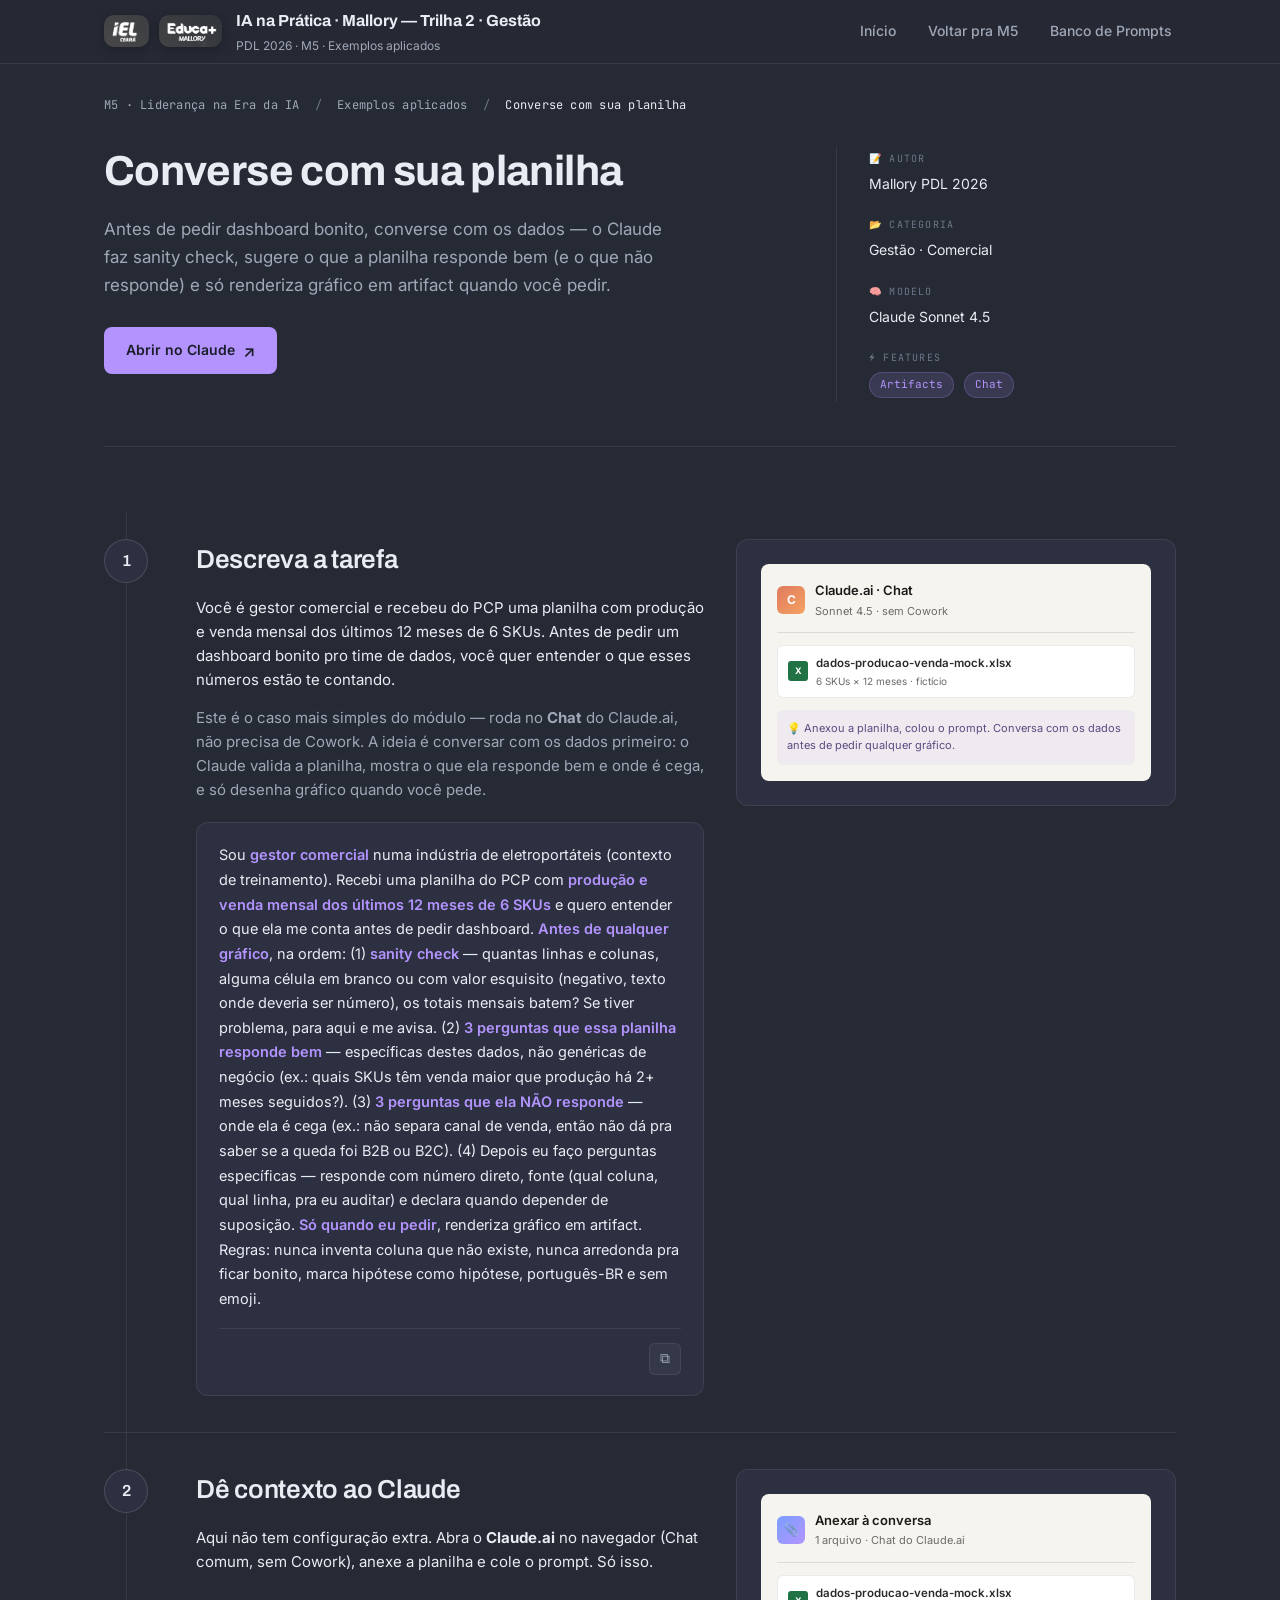
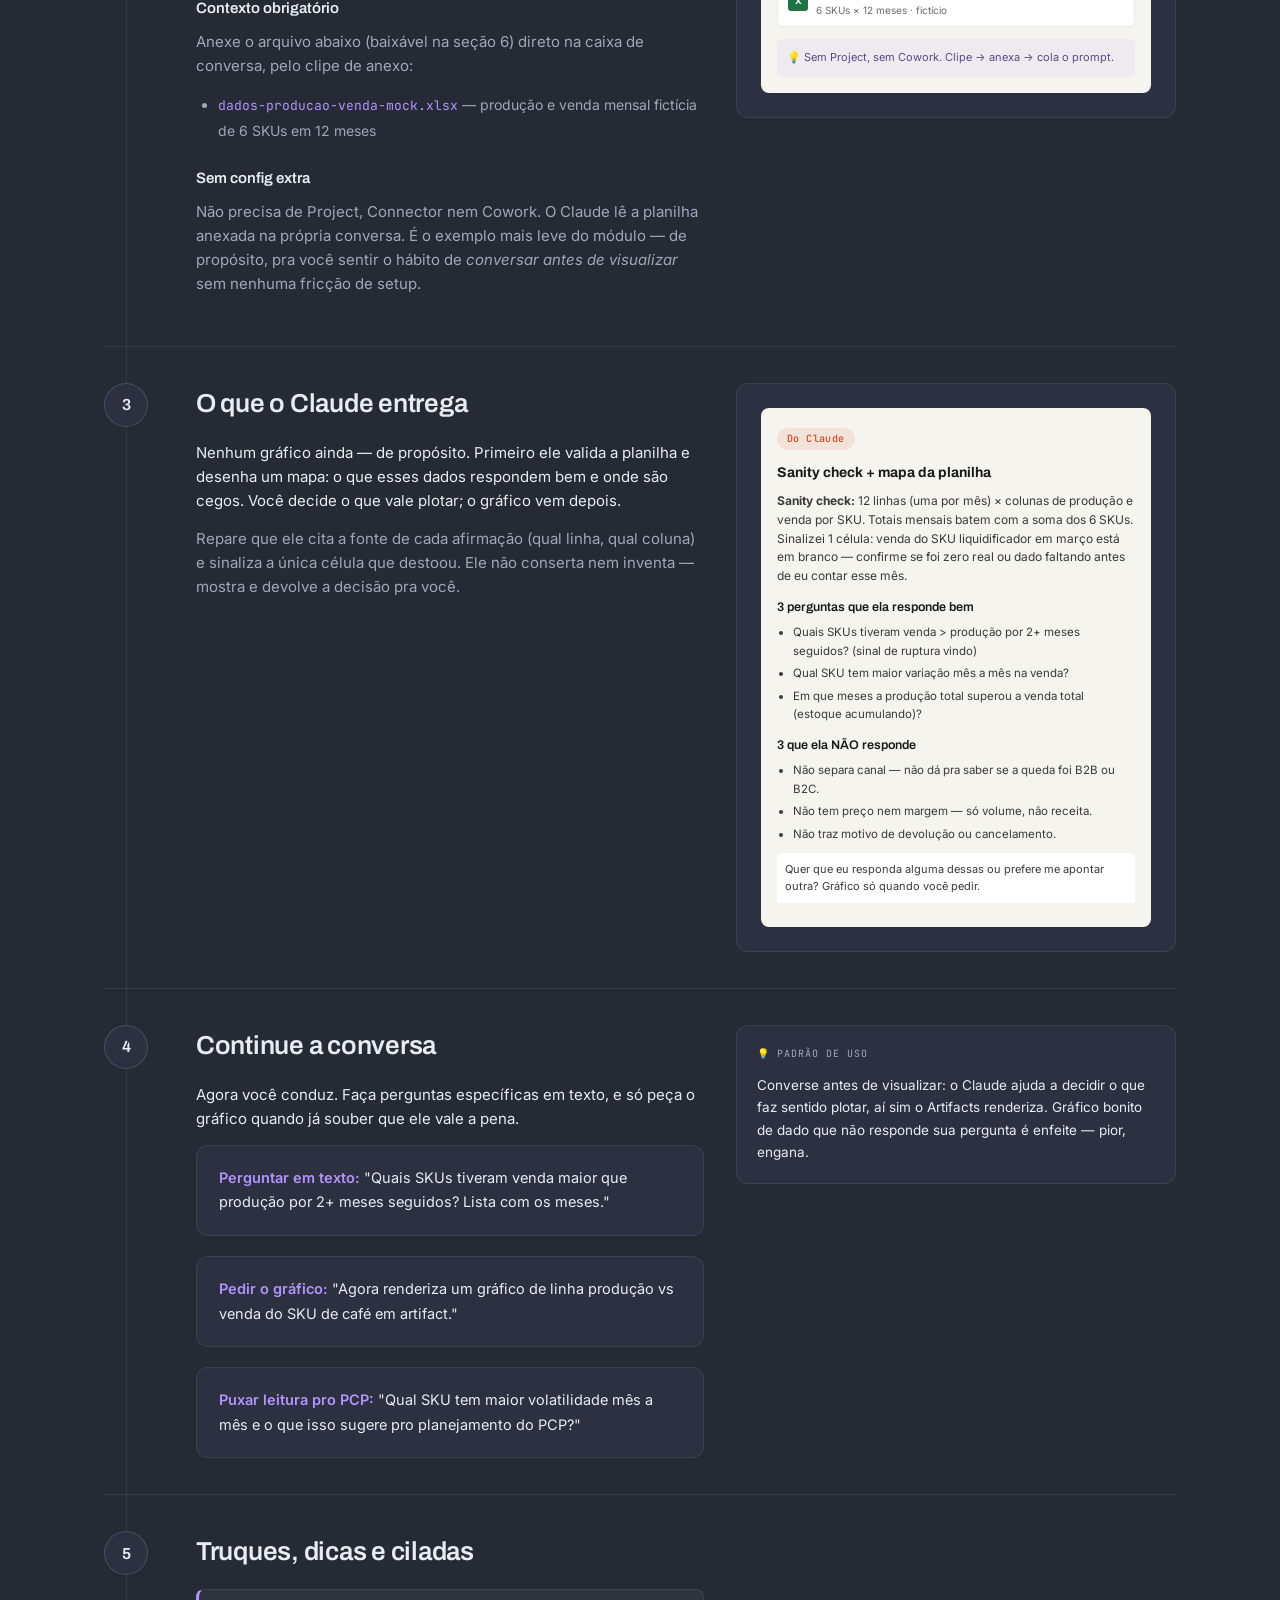
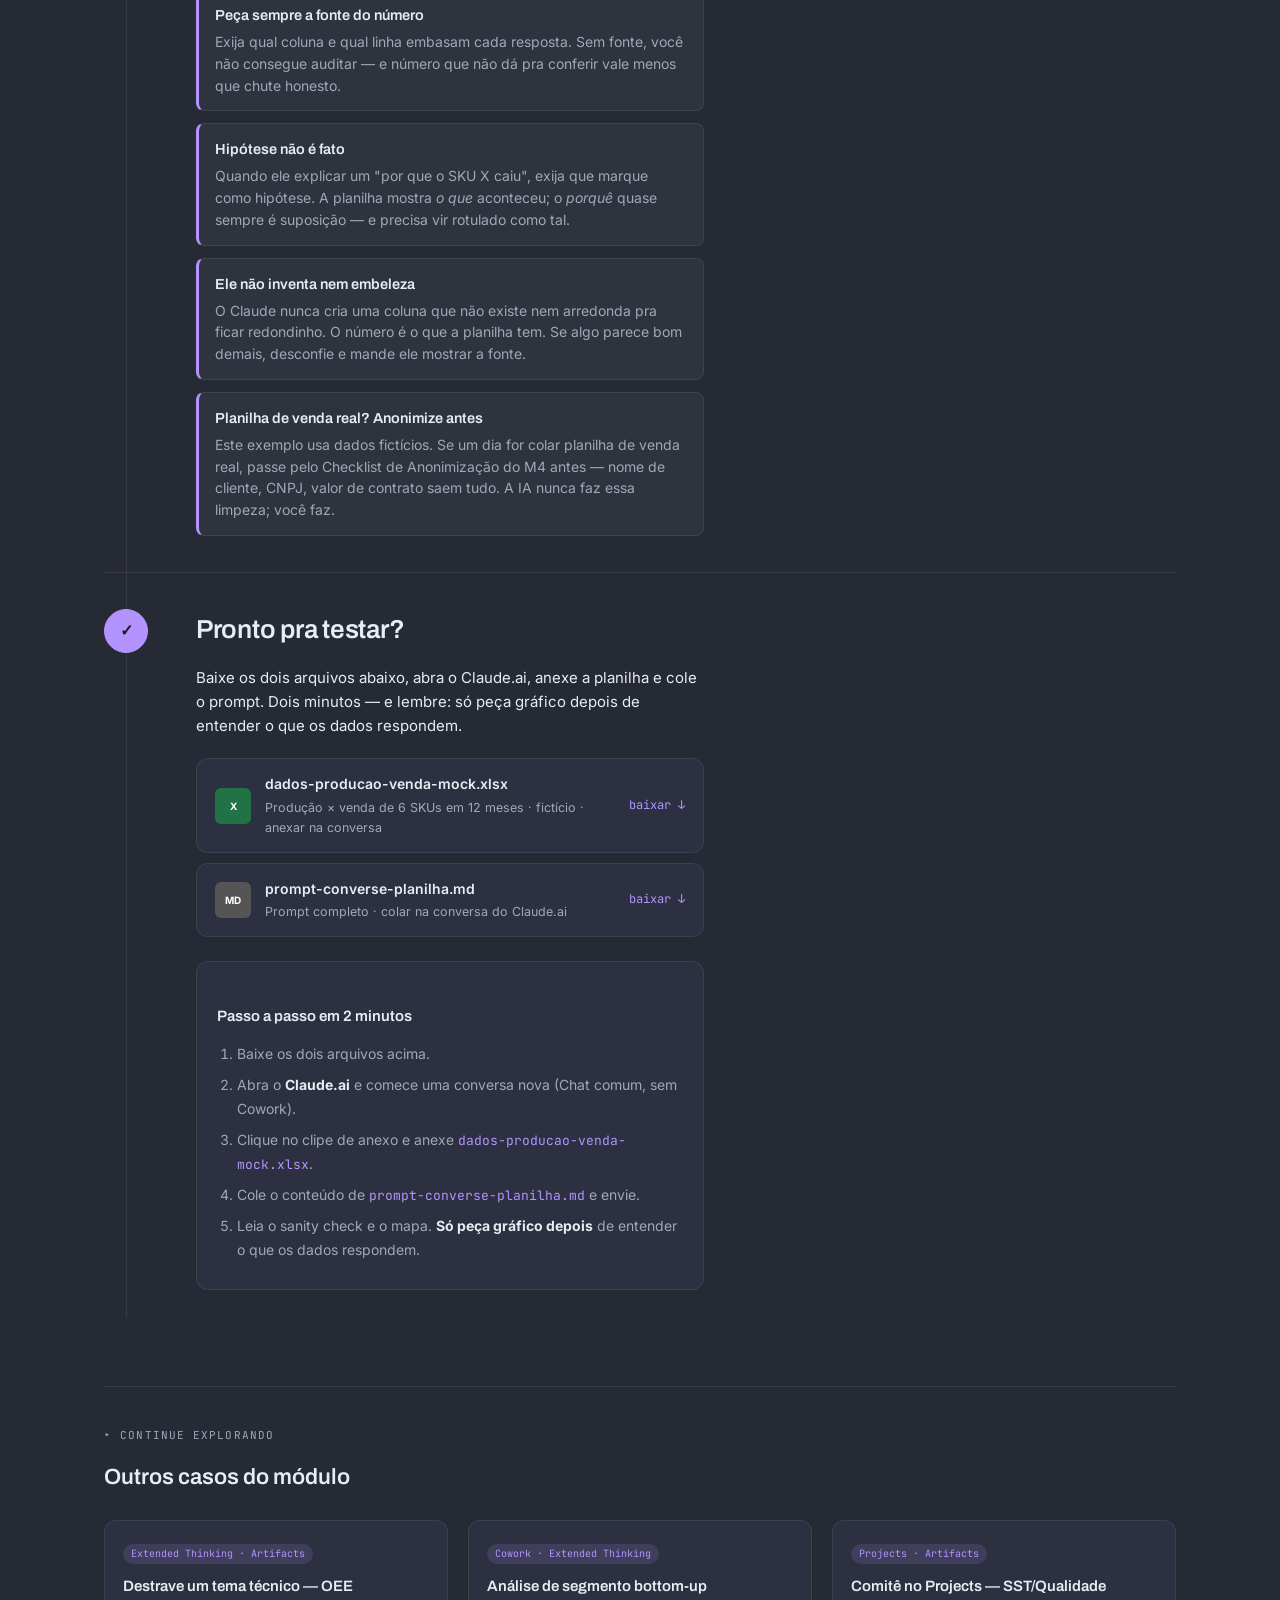
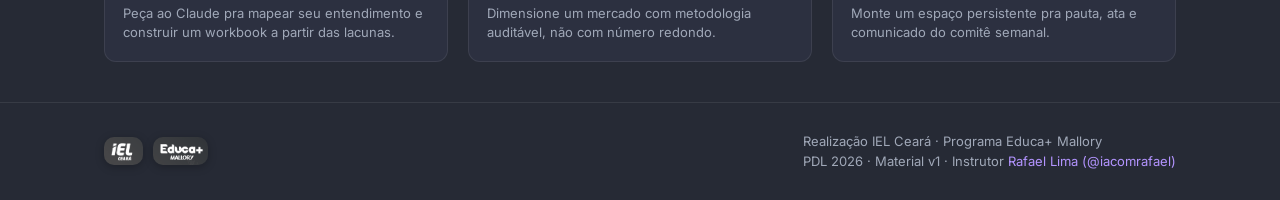
<file: m5/exemplos/converse-planilha/index.html>
<!DOCTYPE html>
<html lang="pt-BR">
<head>
<meta charset="UTF-8">
<meta name="viewport" content="width=device-width, initial-scale=1.0">
<title>Converse com sua planilha · M5 T2 · Mallory PDL 2026</title>
<link rel="preconnect" href="https://fonts.googleapis.com">
<link rel="preconnect" href="https://fonts.gstatic.com" crossorigin>
<link rel="stylesheet" href="https://fonts.googleapis.com/css2?family=Archivo:wght@500;600;700;800&family=Inter:wght@400;500;600;700&family=JetBrains+Mono:wght@400;500&display=swap">
<style>
:root{
  --bg-dark:#262A35;
  --bg-panel:#2C3040;
  --bg-panel-2:#31364a;
  --bg-card:rgba(255,255,255,.045);
  --bg-code:#1F2330;
  --border-subtle:rgba(255,255,255,.08);
  --border-strong:rgba(255,255,255,.14);
  --text:#E8ECF3;
  --text-muted:#A0A8B8;
  --text-dim:#6E7688;
  --accent-purple:#8A3A89;
  --accent-purple-soft:#B394FF;
  --accent-purple-glow:rgba(179,148,255,.14);
  --success:#6EE7B7;
  --danger:#F87171;
  --warning:#FBBF24;
  --radius:12px;
  --radius-sm:8px;
}

*{box-sizing:border-box;margin:0;padding:0;}

body{
  font-family:'Inter',sans-serif;
  background:var(--bg-dark);
  color:var(--text);
  line-height:1.6;
  min-height:100vh;
}

/* ===== Site chrome (self-contained) ===== */
.site-header{position:sticky;top:0;z-index:100;background:rgba(38,42,53,.92);-webkit-backdrop-filter:blur(8px);backdrop-filter:blur(8px);border-bottom:1px solid var(--border-subtle);}
.container{max-width:1120px;margin:0 auto;padding:0 24px;}
.site-header .container{display:flex;align-items:center;justify-content:space-between;gap:16px;min-height:60px;flex-wrap:wrap;padding-top:8px;padding-bottom:8px;}
.site-brand{display:flex;align-items:center;gap:14px;flex-wrap:wrap;}
.site-logos{display:flex;align-items:center;gap:10px;flex-shrink:0;}
.site-logos img{height:32px;width:auto;display:block;border-radius:10px;box-shadow:0 2px 8px rgba(0,0,0,.25);}
.site-brand-text{display:flex;flex-direction:column;gap:2px;}
.site-brand a{font-family:'Archivo',sans-serif;font-size:16px;font-weight:700;color:var(--text);text-decoration:none;}
.site-brand a:hover{color:var(--accent-purple-soft);}
.site-brand .site-meta{font-size:12px;color:var(--text-muted);}
.nav-toggle{display:inline-flex;align-items:center;gap:8px;padding:8px 12px;border:1px solid var(--border-subtle);border-radius:6px;color:var(--text);font-size:14px;background:none;cursor:pointer;}
.site-nav{display:none;width:100%;padding:8px 0 12px;}
.site-nav.is-open{display:block;}
.site-nav ul{list-style:none;padding:0;margin:0;display:flex;flex-direction:column;gap:4px;}
.site-nav a{display:block;padding:8px 4px;color:var(--text-muted);font-size:14px;font-weight:500;text-decoration:none;}
.site-nav a:hover{color:var(--accent-purple-soft);}
.site-footer{border-top:1px solid var(--border-subtle);padding:28px 0;margin-top:0;font-size:14px;color:var(--text-muted);}
.site-footer .container{display:flex;justify-content:space-between;align-items:center;gap:16px;flex-wrap:wrap;}
.site-footer .site-logos img{height:28px;}
.site-footer a{color:var(--accent-purple-soft);text-decoration:none;}
.footer-meta{font-size:13px;}
@media(min-width:900px){
  .nav-toggle{display:none;}
  .site-nav{display:block;width:auto;padding:0;}
  .site-nav ul{flex-direction:row;gap:24px;}
}

.wrap{max-width:1120px;margin:0 auto;padding:32px 24px 40px;}

/* Breadcrumb */
.crumbs{
  font-family:'JetBrains Mono',monospace;
  font-size:12px;color:var(--text-muted);
  margin-bottom:32px;letter-spacing:.02em;
}
.crumbs a{color:var(--text-muted);text-decoration:none;transition:color .15s;}
.crumbs a:hover{color:var(--accent-purple-soft);}
.crumbs .sep{margin:0 8px;color:var(--text-dim);}
.crumbs .current{color:var(--text);}

/* Hero */
.hero{
  display:grid;grid-template-columns:1fr 340px;gap:60px;
  padding-bottom:44px;border-bottom:1px solid var(--border-subtle);
  margin-bottom:56px;
}
.hero-left h1{
  font-family:'Archivo',sans-serif;font-weight:700;
  font-size:42px;line-height:1.15;letter-spacing:-0.015em;
  margin-bottom:20px;
}
.hero-lead{
  font-size:17px;color:var(--text-muted);line-height:1.65;
  margin-bottom:28px;max-width:560px;
}
.cta-primary{
  display:inline-flex;align-items:center;gap:8px;
  padding:12px 22px;border-radius:8px;
  background:var(--accent-purple-soft);color:#1a1d28;
  font-family:'Inter',sans-serif;font-weight:600;font-size:14px;
  text-decoration:none;border:none;cursor:pointer;
  transition:transform .12s, box-shadow .15s;
}
.cta-primary:hover{transform:translateY(-1px);box-shadow:0 6px 24px -6px var(--accent-purple-glow);}
.cta-primary .arrow{font-size:16px;line-height:1;}

.hero-meta{
  border-left:1px solid var(--border-subtle);padding-left:32px;
  display:flex;flex-direction:column;gap:22px;padding-top:4px;
}
.meta-label{
  font-family:'JetBrains Mono',monospace;font-size:10px;
  letter-spacing:.12em;text-transform:uppercase;
  color:var(--text-dim);margin-bottom:6px;
  display:flex;align-items:center;gap:6px;
}
.meta-value{font-size:14px;color:var(--text);}
.meta-value .feat{
  display:inline-block;margin-right:6px;margin-bottom:4px;
  padding:3px 10px;border-radius:20px;
  background:var(--accent-purple-glow);color:var(--accent-purple-soft);
  font-family:'JetBrains Mono',monospace;font-size:11px;
  border:1px solid rgba(179,148,255,.24);
}

/* Sections numeradas */
.timeline{position:relative;}
.timeline::before{
  content:'';position:absolute;
  left:22px;top:8px;bottom:8px;width:1px;
  background:var(--border-subtle);
}

.step{
  display:grid;grid-template-columns:60px 1fr 440px;gap:32px;
  padding:36px 0;position:relative;
}
.step:not(:last-child){border-bottom:1px solid var(--border-subtle);}

.step-num{
  width:44px;height:44px;border-radius:50%;
  background:var(--bg-panel);border:1px solid var(--border-strong);
  display:flex;align-items:center;justify-content:center;
  font-family:'Archivo',sans-serif;font-weight:600;font-size:16px;
  color:var(--text);position:relative;z-index:1;
}
.step-num.final{background:var(--accent-purple-soft);color:#1a1d28;border-color:var(--accent-purple-soft);}

.step-body h2{
  font-family:'Archivo',sans-serif;font-weight:600;font-size:26px;
  margin-bottom:16px;letter-spacing:-0.01em;
}
.step-body p{color:var(--text);margin-bottom:14px;font-size:15px;}
.step-body p.muted{color:var(--text-muted);}
.step-body h3{
  font-family:'Archivo',sans-serif;font-weight:600;font-size:15px;
  margin:22px 0 10px;color:var(--text);
}
.ctx-list{padding-left:22px;color:var(--text-muted);font-size:14px;margin:8px 0 20px;line-height:1.85;}
.ctx-list code,.step-body code.inline{font-family:'JetBrains Mono',monospace;color:var(--accent-purple-soft);font-size:13px;}

/* Card de prompt copiável */
.prompt-card{
  margin-top:20px;padding:20px 22px;
  background:var(--bg-panel);border:1px solid var(--border-subtle);
  border-radius:var(--radius);position:relative;
}
.prompt-card p{
  font-size:14.5px;color:var(--text);line-height:1.7;
  margin-bottom:12px;
}
.prompt-card p:last-of-type{margin-bottom:0;}
.prompt-card strong{color:var(--accent-purple-soft);font-weight:600;}
.prompt-actions{
  display:flex;gap:8px;justify-content:flex-end;margin-top:16px;
  padding-top:14px;border-top:1px solid var(--border-subtle);
}
.icon-btn{
  width:32px;height:32px;border-radius:6px;
  background:var(--bg-card);border:1px solid var(--border-subtle);
  color:var(--text-muted);cursor:pointer;
  display:flex;align-items:center;justify-content:center;
  font-size:14px;transition:all .15s;
}
.icon-btn:hover{background:var(--accent-purple-glow);color:var(--accent-purple-soft);border-color:rgba(179,148,255,.3);}
.copied-toast{position:fixed;bottom:24px;left:50%;transform:translateX(-50%);background:var(--accent-purple-soft);color:#1a1d28;font-family:'JetBrains Mono',monospace;font-size:12px;font-weight:600;padding:8px 16px;border-radius:8px;opacity:0;transition:opacity .2s;pointer-events:none;z-index:200;}
.copied-toast.show{opacity:1;}

/* Right column mockups */
.step-visual{
  background:var(--bg-panel);border:1px solid var(--border-subtle);
  border-radius:var(--radius);padding:24px;
  align-self:start;position:sticky;top:80px;
}
.step-visual.no-sticky{position:static;}

/* Mockup: project workspace */
.mock-project{
  background:#f6f4ee;border-radius:8px;padding:16px;color:#2a2a2a;
  font-family:'Inter',sans-serif;font-size:12px;
}
.mock-project-head{
  display:flex;align-items:center;gap:10px;padding-bottom:12px;
  border-bottom:1px solid rgba(0,0,0,.1);margin-bottom:12px;
}
.mock-icon{
  width:28px;height:28px;border-radius:6px;
  background:linear-gradient(135deg,#e07a5f,#f4a261);
  display:flex;align-items:center;justify-content:center;
  color:white;font-weight:700;font-size:12px;
}
.mock-project-title{font-weight:600;color:#1a1a1a;font-size:13px;}
.mock-project-meta{color:#6b6b6b;font-size:11px;margin-top:2px;}
.mock-instructions{
  background:white;border:1px solid rgba(0,0,0,.08);border-radius:6px;
  padding:12px;font-size:11.5px;line-height:1.5;color:#3a3a3a;
  max-height:180px;overflow:hidden;position:relative;
}
.mock-instructions::after{
  content:'';position:absolute;bottom:0;left:0;right:0;height:40px;
  background:linear-gradient(transparent,white);
}
.mock-files{margin-top:10px;display:flex;flex-direction:column;gap:6px;}
.mock-file{
  display:flex;align-items:center;gap:8px;
  padding:8px 10px;background:white;border:1px solid rgba(0,0,0,.08);
  border-radius:6px;font-size:11.5px;color:#2a2a2a;
}
.mock-file-icon{
  width:20px;height:20px;border-radius:3px;
  display:flex;align-items:center;justify-content:center;
  color:white;font-size:9px;font-weight:700;flex-shrink:0;
}
.mock-file-icon.docx{background:#2b579a;}
.mock-file-icon.md{background:#555;}

/* Mockup: output do Claude */
.mock-output{
  background:#f6f4ee;border-radius:8px;padding:16px;color:#2a2a2a;
}
.mock-output-tag{
  display:inline-block;padding:3px 10px;border-radius:12px;
  background:rgba(224,122,95,.15);color:#c8552e;
  font-family:'JetBrains Mono',monospace;font-size:10px;
  margin-bottom:12px;font-weight:600;letter-spacing:.04em;
}
.mock-output h4{
  font-family:'Archivo',sans-serif;font-size:14px;color:#1a1a1a;
  font-weight:700;margin-bottom:8px;
}
.mock-output p{font-size:12px;color:#3a3a3a;margin-bottom:8px;line-height:1.55;}
.mock-output ul{padding-left:16px;font-size:11.5px;color:#3a3a3a;line-height:1.6;margin:0;}
.mock-output ul li{margin-bottom:4px;}
.mock-output .sub-h{
  font-family:'Archivo',sans-serif;font-weight:600;
  color:#1a1a1a;font-size:12.5px;margin:12px 0 6px;
}

/* Callouts */
.tip-list{display:flex;flex-direction:column;gap:12px;margin-top:12px;}
.tip{
  padding:14px 16px;border-radius:var(--radius-sm);
  background:var(--bg-card);border:1px solid var(--border-subtle);
  border-left:3px solid var(--accent-purple-soft);
}
.tip h3{
  font-family:'Archivo',sans-serif;font-weight:600;font-size:14.5px;
  color:var(--text);margin:0 0 4px;
}
.tip p{font-size:14px;color:var(--text-muted);margin:0;line-height:1.55;}

/* Ready to try */
.ready-actions{
  display:flex;flex-direction:column;gap:10px;margin-top:20px;
}
.download-btn{
  display:flex;align-items:center;gap:14px;
  padding:14px 18px;
  background:var(--bg-panel);border:1px solid var(--border-subtle);
  border-radius:var(--radius);color:var(--text);text-decoration:none;
  transition:all .15s;
}
.download-btn:hover{border-color:var(--accent-purple-soft);background:var(--accent-purple-glow);}
.dl-icon{
  width:36px;height:36px;border-radius:6px;
  display:flex;align-items:center;justify-content:center;
  color:white;font-weight:700;font-size:10px;flex-shrink:0;
}
.dl-icon.docx{background:#2b579a;}
.dl-icon.md{background:#555;}
.dl-icon.xlsx{background:#217346;}
.dl-icon.pdf{background:#c0392b;}
.dl-info{flex:1;}
.dl-name{font-weight:600;font-size:14px;color:var(--text);}
.dl-desc{font-size:12.5px;color:var(--text-muted);margin-top:2px;}
.dl-action{color:var(--accent-purple-soft);font-size:12px;font-family:'JetBrains Mono',monospace;}

.next-steps{
  margin-top:24px;padding:20px;background:var(--bg-panel);
  border-radius:var(--radius);border:1px solid var(--border-subtle);
}
.next-steps h3{font-size:15px;margin-bottom:14px;font-family:'Archivo',sans-serif;font-weight:600;}
.next-steps ol{padding-left:20px;color:var(--text-muted);font-size:14px;line-height:1.75;}
.next-steps ol li{margin-bottom:6px;}
.next-steps ol li strong{color:var(--text);}
.next-steps code{font-family:'JetBrains Mono',monospace;color:var(--accent-purple-soft);font-size:13px;}

/* Related */
.related{
  margin-top:60px;padding-top:40px;border-top:1px solid var(--border-subtle);
}
.related-eyebrow{
  font-family:'JetBrains Mono',monospace;font-size:11px;
  letter-spacing:.1em;text-transform:uppercase;color:var(--text-muted);
  margin-bottom:16px;
}
.related h2{
  font-family:'Archivo',sans-serif;font-weight:600;font-size:22px;
  margin-bottom:24px;
}
.related-grid{
  display:grid;grid-template-columns:repeat(3,1fr);gap:20px;
}
.related-card{
  padding:18px;background:var(--bg-panel);border:1px solid var(--border-subtle);
  border-radius:var(--radius);cursor:pointer;transition:all .15s;
  text-decoration:none;color:inherit;display:block;
}
.related-card:hover{border-color:var(--accent-purple-soft);transform:translateY(-2px);}
.related-card .feat{
  display:inline-block;padding:2px 8px;border-radius:12px;
  background:var(--accent-purple-glow);color:var(--accent-purple-soft);
  font-family:'JetBrains Mono',monospace;font-size:10px;
  margin-bottom:10px;
}
.related-card h3{
  font-family:'Archivo',sans-serif;font-weight:600;font-size:15px;
  margin-bottom:6px;
}
.related-card p{font-size:13px;color:var(--text-muted);line-height:1.5;}

/* Responsive */
@media (max-width:900px){
  .hero{grid-template-columns:1fr;gap:32px;}
  .hero-meta{border-left:none;padding-left:0;border-top:1px solid var(--border-subtle);padding-top:24px;}
  .step{grid-template-columns:44px 1fr;gap:20px;}
  .step-visual{grid-column:2/-1;position:static;}
  .related-grid{grid-template-columns:1fr;}
}

/* Print */
@media print{
  .site-header,.nav-toggle,.cta-primary,.related,.prompt-actions{display:none !important;}
  .timeline::before{display:none;}
  .step{display:block;padding:20px 0;break-inside:avoid;}
  .step-num{margin-bottom:10px;}
  .step-visual{position:static !important;margin-top:16px;break-inside:avoid;}
  .hero{grid-template-columns:1fr;}
  body{background:#fff;color:#111;}
  .mock-instructions{max-height:none;}
  .mock-instructions::after{display:none;}
}
</style>
</head>
<body>

<header class="site-header">
  <div class="container">
    <div class="site-brand">
      <div class="site-logos">
        <img src="../../../assets/logos/iel-ceara.png" alt="IEL Ceará">
        <img src="../../../assets/logos/educa-mais-mallory.png" alt="Educa+ Mallory">
      </div>
      <div class="site-brand-text">
        <a href="../../../">IA na Prática · Mallory — Trilha 2 · Gestão</a>
        <span class="site-meta">PDL 2026 · M5 · Exemplos aplicados</span>
      </div>
    </div>
    <button class="nav-toggle" aria-expanded="false" aria-controls="site-nav">Menu</button>
    <nav class="site-nav" id="site-nav" aria-label="Navegação principal">
      <ul>
        <li><a href="../../../">Início</a></li>
        <li><a href="../../">Voltar pra M5</a></li>
        <li><a href="../../../banco-de-prompts/">Banco de Prompts</a></li>
      </ul>
    </nav>
  </div>
</header>

<main>
<div class="wrap">

<!-- Breadcrumb -->
<nav class="crumbs">
  <a href="../../">M5 · Liderança na Era da IA</a>
  <span class="sep">/</span>
  <a href="../../#caso-5">Exemplos aplicados</a>
  <span class="sep">/</span>
  <span class="current">Converse com sua planilha</span>
</nav>

<!-- Hero -->
<div class="hero">
  <div class="hero-left">
    <h1>Converse com sua planilha</h1>
    <p class="hero-lead">Antes de pedir dashboard bonito, converse com os dados — o Claude faz sanity check, sugere o que a planilha responde bem (e o que não responde) e só renderiza gráfico em artifact quando você pedir.</p>
    <a href="https://claude.ai/" target="_blank" rel="noopener" class="cta-primary">Abrir no Claude <span class="arrow">↗</span></a>
  </div>

  <aside class="hero-meta">
    <div class="meta-item">
      <div class="meta-label">📝 Autor</div>
      <div class="meta-value">Mallory PDL 2026</div>
    </div>
    <div class="meta-item">
      <div class="meta-label">📂 Categoria</div>
      <div class="meta-value">Gestão · Comercial</div>
    </div>
    <div class="meta-item">
      <div class="meta-label">🧠 Modelo</div>
      <div class="meta-value">Claude Sonnet 4.5</div>
    </div>
    <div class="meta-item">
      <div class="meta-label">⚡ Features</div>
      <div class="meta-value">
        <span class="feat">Artifacts</span>
        <span class="feat">Chat</span>
      </div>
    </div>
  </aside>
</div>

<!-- Timeline -->
<div class="timeline">

  <!-- STEP 1 · Descreva a tarefa -->
  <section class="step">
    <div class="step-num">1</div>
    <div class="step-body">
      <h2>Descreva a tarefa</h2>
      <p>Você é gestor comercial e recebeu do PCP uma planilha com produção e venda mensal dos últimos 12 meses de 6 SKUs. Antes de pedir um dashboard bonito pro time de dados, você quer entender o que esses números estão te contando.</p>
      <p class="muted">Este é o caso mais simples do módulo — roda no <strong>Chat</strong> do Claude.ai, não precisa de Cowork. A ideia é conversar com os dados primeiro: o Claude valida a planilha, mostra o que ela responde bem e onde é cega, e só desenha gráfico quando você pede.</p>

      <div class="prompt-card">
        <p data-copy>Sou <strong>gestor comercial</strong> numa indústria de eletroportáteis (contexto de treinamento). Recebi uma planilha do PCP com <strong>produção e venda mensal dos últimos 12 meses de 6 SKUs</strong> e quero entender o que ela me conta antes de pedir dashboard. <strong>Antes de qualquer gráfico</strong>, na ordem: (1) <strong>sanity check</strong> — quantas linhas e colunas, alguma célula em branco ou com valor esquisito (negativo, texto onde deveria ser número), os totais mensais batem? Se tiver problema, para aqui e me avisa. (2) <strong>3 perguntas que essa planilha responde bem</strong> — específicas destes dados, não genéricas de negócio (ex.: quais SKUs têm venda maior que produção há 2+ meses seguidos?). (3) <strong>3 perguntas que ela NÃO responde</strong> — onde ela é cega (ex.: não separa canal de venda, então não dá pra saber se a queda foi B2B ou B2C). (4) Depois eu faço perguntas específicas — responde com número direto, fonte (qual coluna, qual linha, pra eu auditar) e declara quando depender de suposição. <strong>Só quando eu pedir</strong>, renderiza gráfico em artifact. Regras: nunca inventa coluna que não existe, nunca arredonda pra ficar bonito, marca hipótese como hipótese, português-BR e sem emoji.</p>
        <div class="prompt-actions">
          <button class="icon-btn" title="Copiar prompt" data-copy-btn>⧉</button>
        </div>
      </div>
    </div>

    <aside class="step-visual">
      <div class="mock-project">
        <div class="mock-project-head">
          <div class="mock-icon">C</div>
          <div>
            <div class="mock-project-title">Claude.ai · Chat</div>
            <div class="mock-project-meta">Sonnet 4.5 · sem Cowork</div>
          </div>
        </div>
        <div class="mock-files">
          <div class="mock-file">
            <div class="mock-file-icon" style="background:#217346;">X</div>
            <div>
              <div style="font-weight:600;">dados-producao-venda-mock.xlsx</div>
              <div style="color:#6b6b6b;font-size:10px;">6 SKUs × 12 meses · fictício</div>
            </div>
          </div>
        </div>
        <div style="margin-top:12px;padding:10px;background:rgba(179,148,255,.1);border-radius:6px;font-size:11px;color:#5a4a80;">
          💡 Anexou a planilha, colou o prompt. Conversa com os dados antes de pedir qualquer gráfico.
        </div>
      </div>
    </aside>
  </section>

  <!-- STEP 2 · Dê contexto -->
  <section class="step">
    <div class="step-num">2</div>
    <div class="step-body">
      <h2>Dê contexto ao Claude</h2>
      <p>Aqui não tem configuração extra. Abra o <strong>Claude.ai</strong> no navegador (Chat comum, sem Cowork), anexe a planilha e cole o prompt. Só isso.</p>

      <h3>Contexto obrigatório</h3>
      <p class="muted">Anexe o arquivo abaixo (baixável na seção 6) direto na caixa de conversa, pelo clipe de anexo:</p>
      <ul class="ctx-list">
        <li><code>dados-producao-venda-mock.xlsx</code> — produção e venda mensal fictícia de 6 SKUs em 12 meses</li>
      </ul>

      <h3>Sem config extra</h3>
      <p class="muted">Não precisa de Project, Connector nem Cowork. O Claude lê a planilha anexada na própria conversa. É o exemplo mais leve do módulo — de propósito, pra você sentir o hábito de <em>conversar antes de visualizar</em> sem nenhuma fricção de setup.</p>
    </div>

    <aside class="step-visual">
      <div class="mock-project">
        <div class="mock-project-head">
          <div class="mock-icon" style="background:linear-gradient(135deg,#7B9EFF,#B394FF);">📎</div>
          <div>
            <div class="mock-project-title">Anexar à conversa</div>
            <div class="mock-project-meta">1 arquivo · Chat do Claude.ai</div>
          </div>
        </div>
        <div class="mock-files">
          <div class="mock-file">
            <div class="mock-file-icon" style="background:#217346;">X</div>
            <div>
              <div style="font-weight:600;">dados-producao-venda-mock.xlsx</div>
              <div style="color:#6b6b6b;font-size:10px;">6 SKUs × 12 meses · fictício</div>
            </div>
          </div>
        </div>
        <div style="margin-top:12px;padding:10px;background:rgba(179,148,255,.1);border-radius:6px;font-size:11px;color:#5a4a80;">
          💡 Sem Project, sem Cowork. Clipe → anexa → cola o prompt.
        </div>
      </div>
    </aside>
  </section>

  <!-- STEP 3 · O que o Claude entrega -->
  <section class="step">
    <div class="step-num">3</div>
    <div class="step-body">
      <h2>O que o Claude entrega</h2>
      <p>Nenhum gráfico ainda — de propósito. Primeiro ele valida a planilha e desenha um mapa: o que esses dados respondem bem e onde são cegos. Você decide o que vale plotar; o gráfico vem depois.</p>
      <p class="muted">Repare que ele cita a fonte de cada afirmação (qual linha, qual coluna) e sinaliza a única célula que destoou. Ele não conserta nem inventa — mostra e devolve a decisão pra você.</p>
    </div>

    <aside class="step-visual">
      <div class="mock-output">
        <div class="mock-output-tag">Do Claude</div>
        <h4>Sanity check + mapa da planilha</h4>
        <p><strong>Sanity check:</strong> 12 linhas (uma por mês) × colunas de produção e venda por SKU. Totais mensais batem com a soma dos 6 SKUs. Sinalizei 1 célula: venda do SKU liquidificador em março está em branco — confirme se foi zero real ou dado faltando antes de eu contar esse mês.</p>

        <div class="sub-h">3 perguntas que ela responde bem</div>
        <ul>
          <li>Quais SKUs tiveram venda &gt; produção por 2+ meses seguidos? (sinal de ruptura vindo)</li>
          <li>Qual SKU tem maior variação mês a mês na venda?</li>
          <li>Em que meses a produção total superou a venda total (estoque acumulando)?</li>
        </ul>

        <div class="sub-h">3 que ela NÃO responde</div>
        <ul>
          <li>Não separa canal — não dá pra saber se a queda foi B2B ou B2C.</li>
          <li>Não tem preço nem margem — só volume, não receita.</li>
          <li>Não traz motivo de devolução ou cancelamento.</li>
        </ul>

        <p style="background:white;padding:8px;border-radius:4px;font-size:11px;margin-top:10px;">Quer que eu responda alguma dessas ou prefere me apontar outra? Gráfico só quando você pedir.</p>
      </div>
    </aside>
  </section>

  <!-- STEP 4 · Continue a conversa -->
  <section class="step">
    <div class="step-num">4</div>
    <div class="step-body">
      <h2>Continue a conversa</h2>
      <p>Agora você conduz. Faça perguntas específicas em texto, e só peça o gráfico quando já souber que ele vale a pena.</p>

      <div class="prompt-card" style="margin-top:14px;">
        <p><strong>Perguntar em texto:</strong> "Quais SKUs tiveram venda maior que produção por 2+ meses seguidos? Lista com os meses."</p>
      </div>
      <div class="prompt-card">
        <p><strong>Pedir o gráfico:</strong> "Agora renderiza um gráfico de linha produção vs venda do SKU de café em artifact."</p>
      </div>
      <div class="prompt-card">
        <p><strong>Puxar leitura pro PCP:</strong> "Qual SKU tem maior volatilidade mês a mês e o que isso sugere pro planejamento do PCP?"</p>
      </div>
    </div>

    <aside class="step-visual no-sticky" style="background:transparent;border:none;padding:0;">
      <div style="padding:20px;background:var(--bg-panel);border:1px solid var(--border-subtle);border-radius:var(--radius);">
        <div style="font-family:'JetBrains Mono',monospace;font-size:10px;color:var(--text-muted);letter-spacing:.1em;text-transform:uppercase;margin-bottom:12px;">💡 Padrão de uso</div>
        <p style="font-size:13.5px;color:var(--text);line-height:1.65;margin:0;">Converse antes de visualizar: o Claude ajuda a decidir o que faz sentido plotar, aí sim o Artifacts renderiza. Gráfico bonito de dado que não responde sua pergunta é enfeite — pior, engana.</p>
      </div>
    </aside>
  </section>

  <!-- STEP 5 · Truques, dicas e ciladas -->
  <section class="step">
    <div class="step-num">5</div>
    <div class="step-body">
      <h2>Truques, dicas e ciladas</h2>

      <div class="tip-list">
        <div class="tip">
          <h3>Peça sempre a fonte do número</h3>
          <p>Exija qual coluna e qual linha embasam cada resposta. Sem fonte, você não consegue auditar — e número que não dá pra conferir vale menos que chute honesto.</p>
        </div>
        <div class="tip">
          <h3>Hipótese não é fato</h3>
          <p>Quando ele explicar um "por que o SKU X caiu", exija que marque como hipótese. A planilha mostra <em>o que</em> aconteceu; o <em>porquê</em> quase sempre é suposição — e precisa vir rotulado como tal.</p>
        </div>
        <div class="tip">
          <h3>Ele não inventa nem embeleza</h3>
          <p>O Claude nunca cria uma coluna que não existe nem arredonda pra ficar redondinho. O número é o que a planilha tem. Se algo parece bom demais, desconfie e mande ele mostrar a fonte.</p>
        </div>
        <div class="tip">
          <h3>Planilha de venda real? Anonimize antes</h3>
          <p>Este exemplo usa dados fictícios. Se um dia for colar planilha de venda real, passe pelo Checklist de Anonimização do M4 antes — nome de cliente, CNPJ, valor de contrato saem tudo. A IA nunca faz essa limpeza; você faz.</p>
        </div>
      </div>
    </div>
  </section>

  <!-- STEP 6 · Pronto pra testar -->
  <section class="step">
    <div class="step-num final">✓</div>
    <div class="step-body">
      <h2>Pronto pra testar?</h2>
      <p>Baixe os dois arquivos abaixo, abra o Claude.ai, anexe a planilha e cole o prompt. Dois minutos — e lembre: só peça gráfico depois de entender o que os dados respondem.</p>

      <div class="ready-actions">
        <a href="../../../assets/exemplos/converse-planilha/dados-producao-venda-mock.xlsx" download class="download-btn">
          <div class="dl-icon xlsx">X</div>
          <div class="dl-info">
            <div class="dl-name">dados-producao-venda-mock.xlsx</div>
            <div class="dl-desc">Produção × venda de 6 SKUs em 12 meses · fictício · anexar na conversa</div>
          </div>
          <div class="dl-action">baixar ↓</div>
        </a>
        <a href="../../../assets/exemplos/converse-planilha/prompt-converse-planilha.md" download class="download-btn">
          <div class="dl-icon md">MD</div>
          <div class="dl-info">
            <div class="dl-name">prompt-converse-planilha.md</div>
            <div class="dl-desc">Prompt completo · colar na conversa do Claude.ai</div>
          </div>
          <div class="dl-action">baixar ↓</div>
        </a>
      </div>

      <div class="next-steps">
        <h3>Passo a passo em 2 minutos</h3>
        <ol>
          <li>Baixe os dois arquivos acima.</li>
          <li>Abra o <strong>Claude.ai</strong> e comece uma conversa nova (Chat comum, sem Cowork).</li>
          <li>Clique no clipe de anexo e anexe <code>dados-producao-venda-mock.xlsx</code>.</li>
          <li>Cole o conteúdo de <code>prompt-converse-planilha.md</code> e envie.</li>
          <li>Leia o sanity check e o mapa. <strong>Só peça gráfico depois</strong> de entender o que os dados respondem.</li>
        </ol>
      </div>
    </div>
  </section>

</div>

<!-- Related -->
<section class="related">
  <div class="related-eyebrow">▸ Continue explorando</div>
  <h2>Outros casos do módulo</h2>
  <div class="related-grid">
    <a href="../destrave-oee/" class="related-card">
      <span class="feat">Extended Thinking · Artifacts</span>
      <h3>Destrave um tema técnico — OEE</h3>
      <p>Peça ao Claude pra mapear seu entendimento e construir um workbook a partir das lacunas.</p>
    </a>
    <a href="../analise-segmento/" class="related-card">
      <span class="feat">Cowork · Extended Thinking</span>
      <h3>Análise de segmento bottom-up</h3>
      <p>Dimensione um mercado com metodologia auditável, não com número redondo.</p>
    </a>
    <a href="../comite-sst-projects/" class="related-card">
      <span class="feat">Projects · Artifacts</span>
      <h3>Comitê no Projects — SST/Qualidade</h3>
      <p>Monte um espaço persistente pra pauta, ata e comunicado do comitê semanal.</p>
    </a>
  </div>
</section>

</div>
</main>

<footer class="site-footer">
  <div class="container">
    <div class="site-logos">
      <img src="../../../assets/logos/iel-ceara.png" alt="IEL Ceará">
      <img src="../../../assets/logos/educa-mais-mallory.png" alt="Educa+ Mallory">
    </div>
    <div class="footer-meta">
      Realização IEL Ceará · Programa Educa+ Mallory<br>
      PDL 2026 · Material v1 · Instrutor <a href="https://www.instagram.com/iacomrafael/" target="_blank" rel="noopener">Rafael Lima (@iacomrafael)</a>
    </div>
  </div>
</footer>

<div class="copied-toast" id="copied-toast">copiado ✓</div>

<script>
// Copiar prompt
document.querySelectorAll('[data-copy-btn]').forEach(function(btn){
  btn.addEventListener('click', function(){
    var card = btn.closest('.prompt-card');
    var el = card.querySelector('[data-copy]') || card.querySelector('p');
    var texto = el ? el.innerText : '';
    var toast = document.getElementById('copied-toast');
    function done(){ if(toast){toast.classList.add('show');setTimeout(function(){toast.classList.remove('show');},1400);} }
    if(navigator.clipboard && window.isSecureContext){ navigator.clipboard.writeText(texto).then(done,done); }
    else { done(); }
  });
});

// Nav mobile
(function(){
  var t = document.querySelector('.nav-toggle');
  var n = document.getElementById('site-nav');
  if(!t || !n) return;
  t.addEventListener('click', function(){
    var open = n.classList.toggle('is-open');
    t.setAttribute('aria-expanded', String(open));
  });
})();
</script>
</body>
</html>
</file>
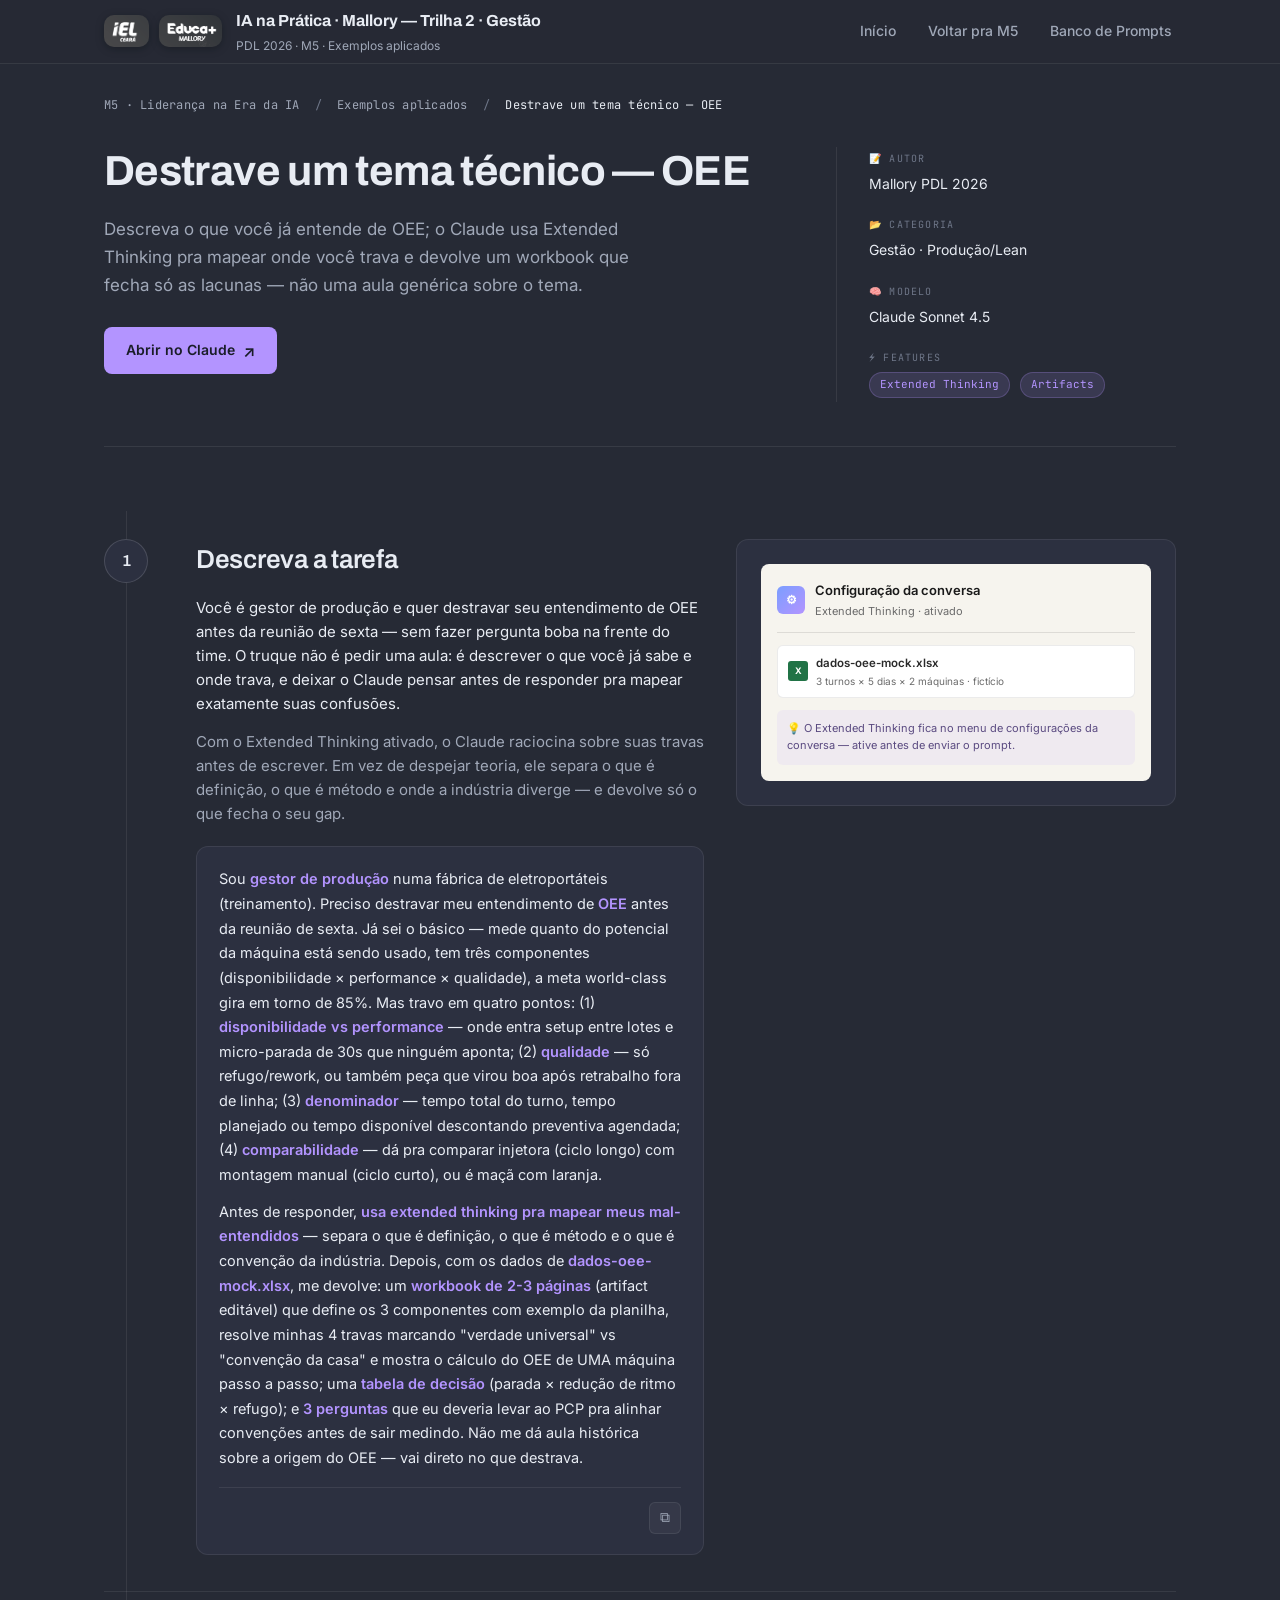
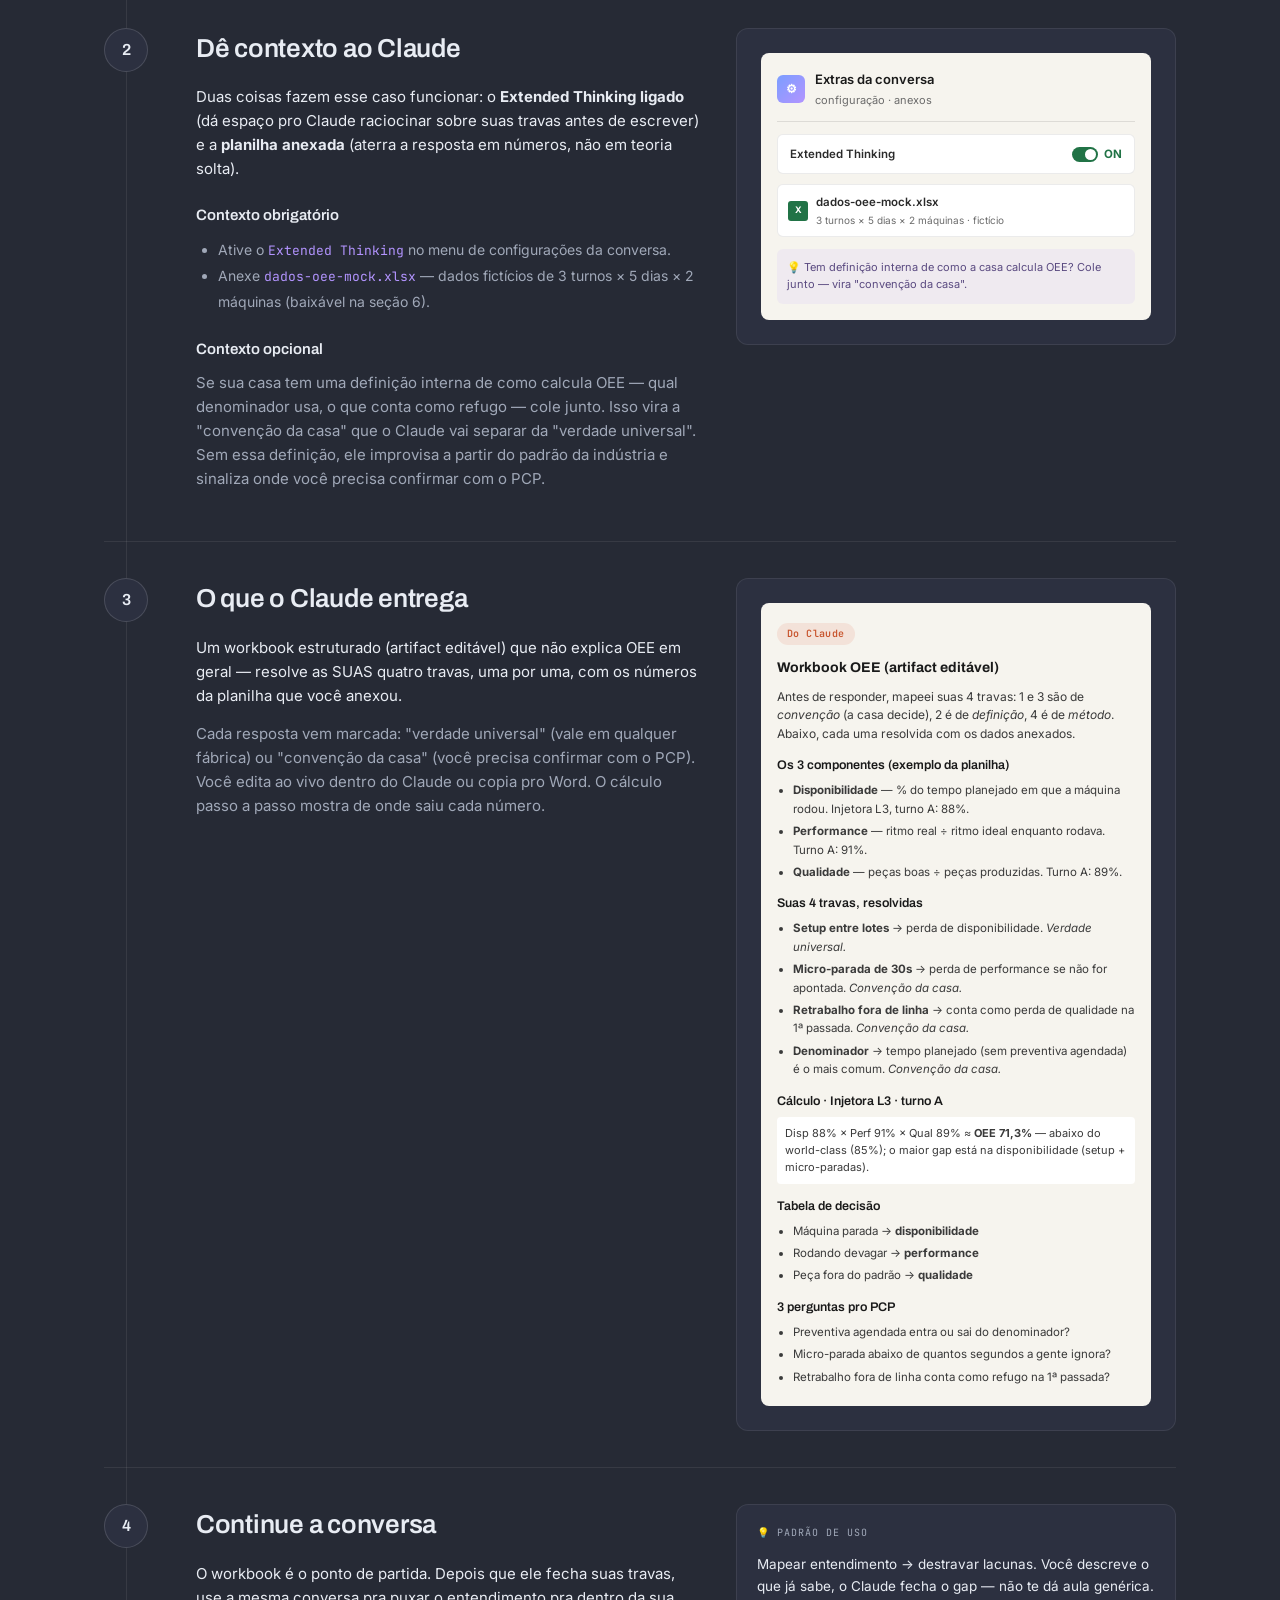
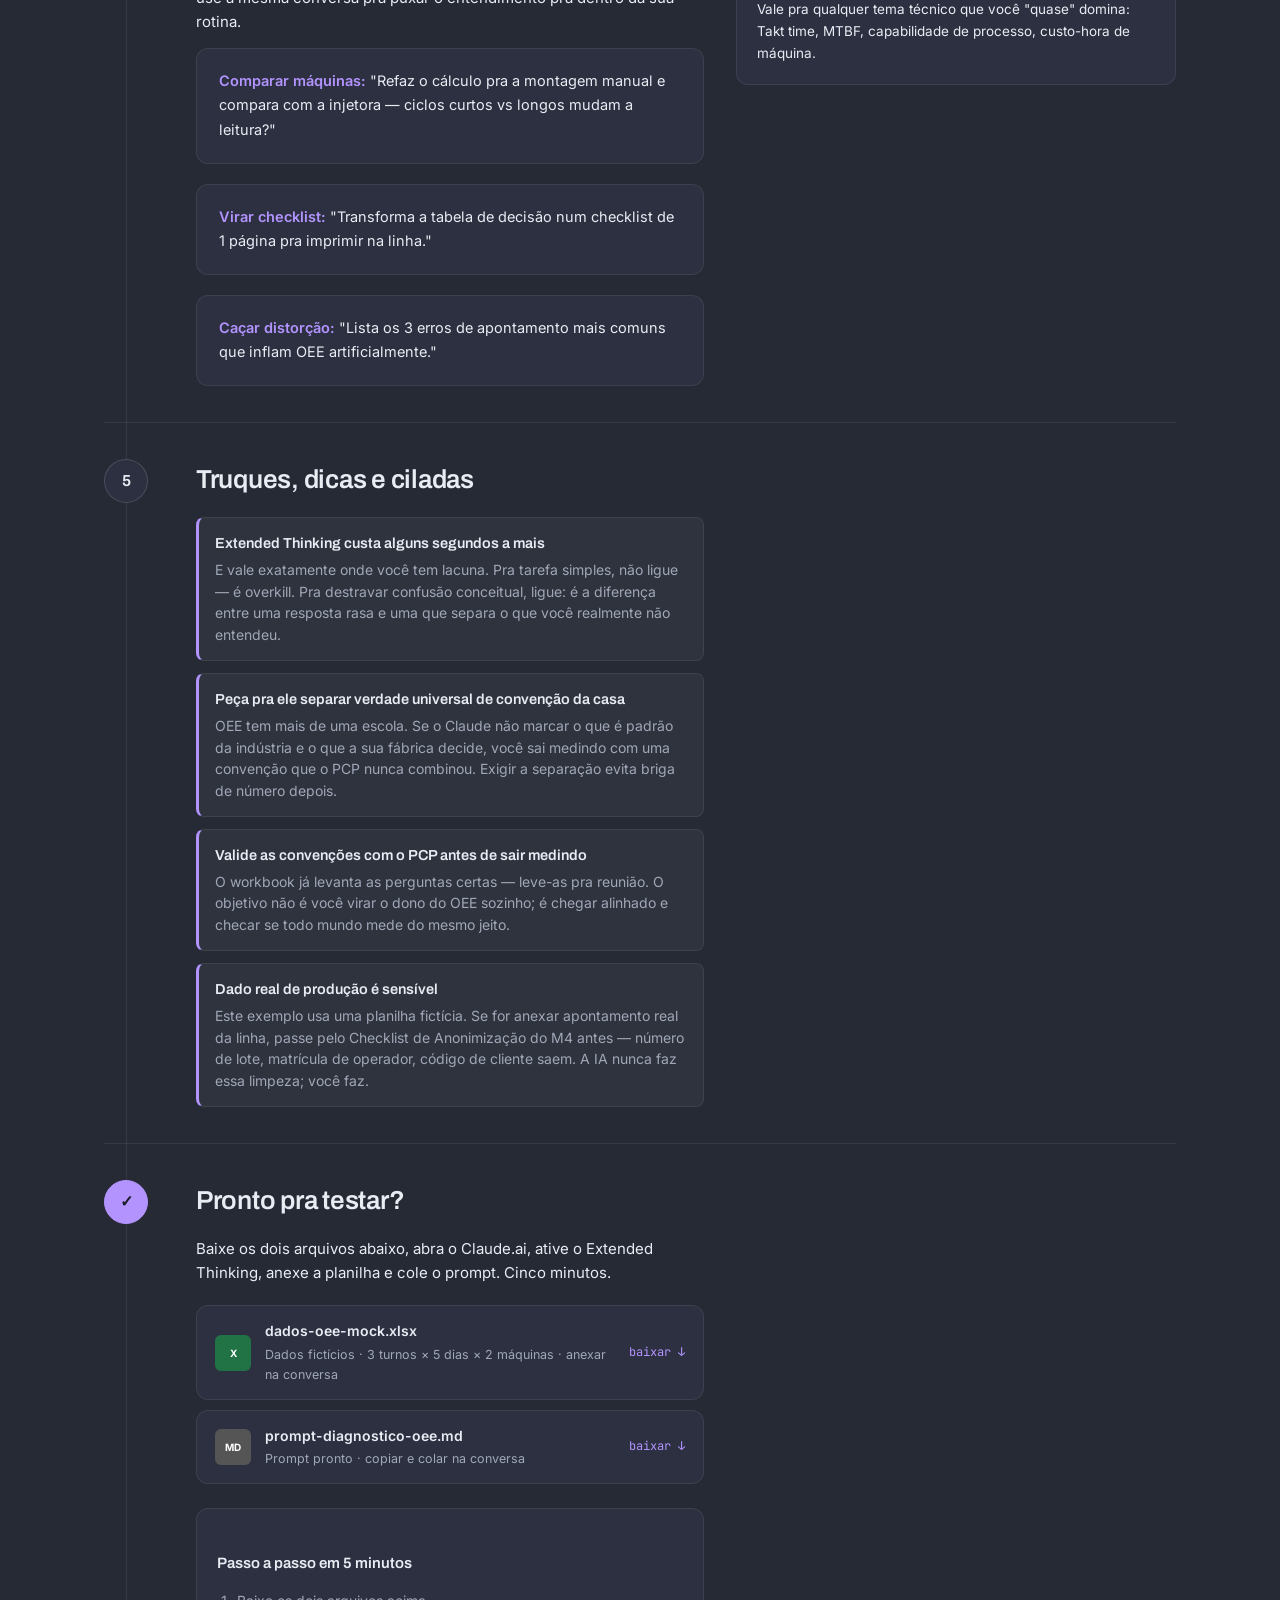
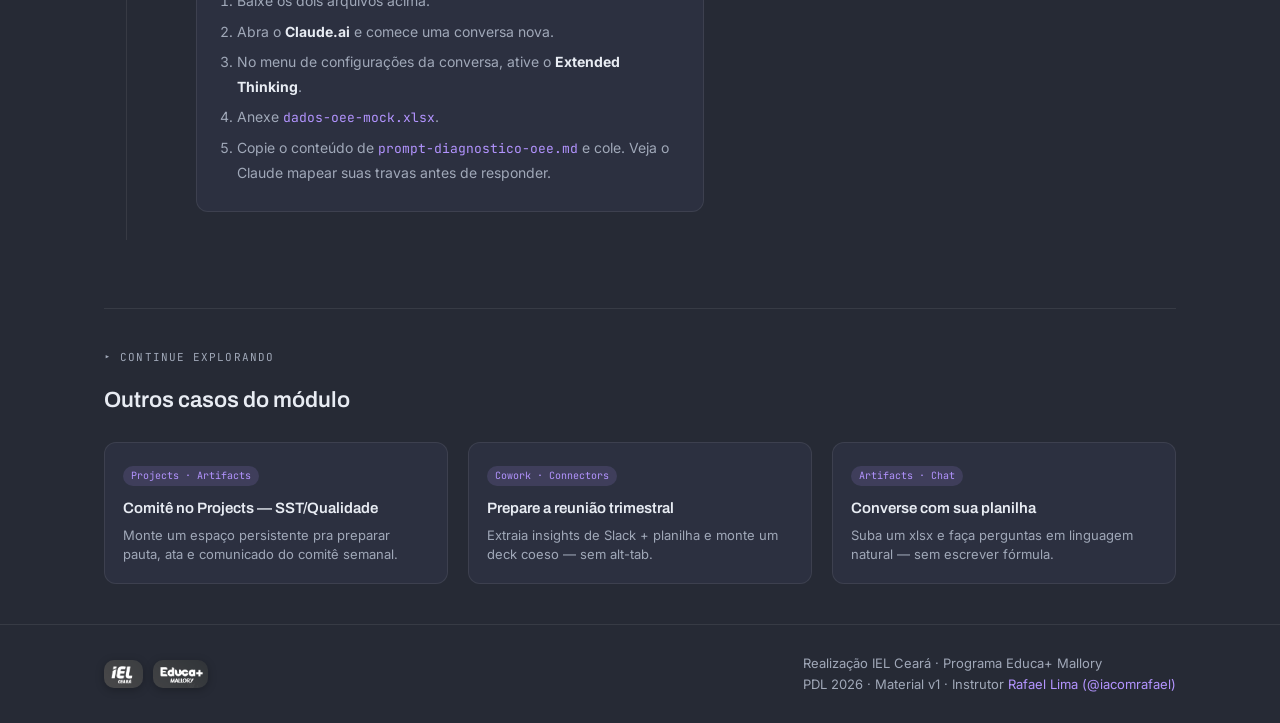
<file: m5/exemplos/destrave-oee/index.html>
<!DOCTYPE html>
<html lang="pt-BR">
<head>
<meta charset="UTF-8">
<meta name="viewport" content="width=device-width, initial-scale=1.0">
<title>Destrave um tema técnico — OEE · M5 T2 · Mallory PDL 2026</title>
<link rel="preconnect" href="https://fonts.googleapis.com">
<link rel="preconnect" href="https://fonts.gstatic.com" crossorigin>
<link rel="stylesheet" href="https://fonts.googleapis.com/css2?family=Archivo:wght@500;600;700;800&family=Inter:wght@400;500;600;700&family=JetBrains+Mono:wght@400;500&display=swap">
<style>
:root{
  --bg-dark:#262A35;
  --bg-panel:#2C3040;
  --bg-panel-2:#31364a;
  --bg-card:rgba(255,255,255,.045);
  --bg-code:#1F2330;
  --border-subtle:rgba(255,255,255,.08);
  --border-strong:rgba(255,255,255,.14);
  --text:#E8ECF3;
  --text-muted:#A0A8B8;
  --text-dim:#6E7688;
  --accent-purple:#8A3A89;
  --accent-purple-soft:#B394FF;
  --accent-purple-glow:rgba(179,148,255,.14);
  --success:#6EE7B7;
  --danger:#F87171;
  --warning:#FBBF24;
  --radius:12px;
  --radius-sm:8px;
}

*{box-sizing:border-box;margin:0;padding:0;}

body{
  font-family:'Inter',sans-serif;
  background:var(--bg-dark);
  color:var(--text);
  line-height:1.6;
  min-height:100vh;
}

/* ===== Site chrome (self-contained) ===== */
.site-header{position:sticky;top:0;z-index:100;background:rgba(38,42,53,.92);-webkit-backdrop-filter:blur(8px);backdrop-filter:blur(8px);border-bottom:1px solid var(--border-subtle);}
.container{max-width:1120px;margin:0 auto;padding:0 24px;}
.site-header .container{display:flex;align-items:center;justify-content:space-between;gap:16px;min-height:60px;flex-wrap:wrap;padding-top:8px;padding-bottom:8px;}
.site-brand{display:flex;align-items:center;gap:14px;flex-wrap:wrap;}
.site-logos{display:flex;align-items:center;gap:10px;flex-shrink:0;}
.site-logos img{height:32px;width:auto;display:block;border-radius:10px;box-shadow:0 2px 8px rgba(0,0,0,.25);}
.site-brand-text{display:flex;flex-direction:column;gap:2px;}
.site-brand a{font-family:'Archivo',sans-serif;font-size:16px;font-weight:700;color:var(--text);text-decoration:none;}
.site-brand a:hover{color:var(--accent-purple-soft);}
.site-brand .site-meta{font-size:12px;color:var(--text-muted);}
.nav-toggle{display:inline-flex;align-items:center;gap:8px;padding:8px 12px;border:1px solid var(--border-subtle);border-radius:6px;color:var(--text);font-size:14px;background:none;cursor:pointer;}
.site-nav{display:none;width:100%;padding:8px 0 12px;}
.site-nav.is-open{display:block;}
.site-nav ul{list-style:none;padding:0;margin:0;display:flex;flex-direction:column;gap:4px;}
.site-nav a{display:block;padding:8px 4px;color:var(--text-muted);font-size:14px;font-weight:500;text-decoration:none;}
.site-nav a:hover{color:var(--accent-purple-soft);}
.site-footer{border-top:1px solid var(--border-subtle);padding:28px 0;margin-top:0;font-size:14px;color:var(--text-muted);}
.site-footer .container{display:flex;justify-content:space-between;align-items:center;gap:16px;flex-wrap:wrap;}
.site-footer .site-logos img{height:28px;}
.site-footer a{color:var(--accent-purple-soft);text-decoration:none;}
.footer-meta{font-size:13px;}
@media(min-width:900px){
  .nav-toggle{display:none;}
  .site-nav{display:block;width:auto;padding:0;}
  .site-nav ul{flex-direction:row;gap:24px;}
}

.wrap{max-width:1120px;margin:0 auto;padding:32px 24px 40px;}

/* Breadcrumb */
.crumbs{
  font-family:'JetBrains Mono',monospace;
  font-size:12px;color:var(--text-muted);
  margin-bottom:32px;letter-spacing:.02em;
}
.crumbs a{color:var(--text-muted);text-decoration:none;transition:color .15s;}
.crumbs a:hover{color:var(--accent-purple-soft);}
.crumbs .sep{margin:0 8px;color:var(--text-dim);}
.crumbs .current{color:var(--text);}

/* Hero */
.hero{
  display:grid;grid-template-columns:1fr 340px;gap:60px;
  padding-bottom:44px;border-bottom:1px solid var(--border-subtle);
  margin-bottom:56px;
}
.hero-left h1{
  font-family:'Archivo',sans-serif;font-weight:700;
  font-size:42px;line-height:1.15;letter-spacing:-0.015em;
  margin-bottom:20px;
}
.hero-lead{
  font-size:17px;color:var(--text-muted);line-height:1.65;
  margin-bottom:28px;max-width:560px;
}
.cta-primary{
  display:inline-flex;align-items:center;gap:8px;
  padding:12px 22px;border-radius:8px;
  background:var(--accent-purple-soft);color:#1a1d28;
  font-family:'Inter',sans-serif;font-weight:600;font-size:14px;
  text-decoration:none;border:none;cursor:pointer;
  transition:transform .12s, box-shadow .15s;
}
.cta-primary:hover{transform:translateY(-1px);box-shadow:0 6px 24px -6px var(--accent-purple-glow);}
.cta-primary .arrow{font-size:16px;line-height:1;}

.hero-meta{
  border-left:1px solid var(--border-subtle);padding-left:32px;
  display:flex;flex-direction:column;gap:22px;padding-top:4px;
}
.meta-label{
  font-family:'JetBrains Mono',monospace;font-size:10px;
  letter-spacing:.12em;text-transform:uppercase;
  color:var(--text-dim);margin-bottom:6px;
  display:flex;align-items:center;gap:6px;
}
.meta-value{font-size:14px;color:var(--text);}
.meta-value .feat{
  display:inline-block;margin-right:6px;margin-bottom:4px;
  padding:3px 10px;border-radius:20px;
  background:var(--accent-purple-glow);color:var(--accent-purple-soft);
  font-family:'JetBrains Mono',monospace;font-size:11px;
  border:1px solid rgba(179,148,255,.24);
}

/* Sections numeradas */
.timeline{position:relative;}
.timeline::before{
  content:'';position:absolute;
  left:22px;top:8px;bottom:8px;width:1px;
  background:var(--border-subtle);
}

.step{
  display:grid;grid-template-columns:60px 1fr 440px;gap:32px;
  padding:36px 0;position:relative;
}
.step:not(:last-child){border-bottom:1px solid var(--border-subtle);}

.step-num{
  width:44px;height:44px;border-radius:50%;
  background:var(--bg-panel);border:1px solid var(--border-strong);
  display:flex;align-items:center;justify-content:center;
  font-family:'Archivo',sans-serif;font-weight:600;font-size:16px;
  color:var(--text);position:relative;z-index:1;
}
.step-num.final{background:var(--accent-purple-soft);color:#1a1d28;border-color:var(--accent-purple-soft);}

.step-body h2{
  font-family:'Archivo',sans-serif;font-weight:600;font-size:26px;
  margin-bottom:16px;letter-spacing:-0.01em;
}
.step-body p{color:var(--text);margin-bottom:14px;font-size:15px;}
.step-body p.muted{color:var(--text-muted);}
.step-body h3{
  font-family:'Archivo',sans-serif;font-weight:600;font-size:15px;
  margin:22px 0 10px;color:var(--text);
}
.ctx-list{padding-left:22px;color:var(--text-muted);font-size:14px;margin:8px 0 20px;line-height:1.85;}
.ctx-list code,.step-body code.inline{font-family:'JetBrains Mono',monospace;color:var(--accent-purple-soft);font-size:13px;}

/* Card de prompt copiável */
.prompt-card{
  margin-top:20px;padding:20px 22px;
  background:var(--bg-panel);border:1px solid var(--border-subtle);
  border-radius:var(--radius);position:relative;
}
.prompt-card p{
  font-size:14.5px;color:var(--text);line-height:1.7;
  margin-bottom:12px;
}
.prompt-card p:last-of-type{margin-bottom:0;}
.prompt-card strong{color:var(--accent-purple-soft);font-weight:600;}
.prompt-actions{
  display:flex;gap:8px;justify-content:flex-end;margin-top:16px;
  padding-top:14px;border-top:1px solid var(--border-subtle);
}
.icon-btn{
  width:32px;height:32px;border-radius:6px;
  background:var(--bg-card);border:1px solid var(--border-subtle);
  color:var(--text-muted);cursor:pointer;
  display:flex;align-items:center;justify-content:center;
  font-size:14px;transition:all .15s;
}
.icon-btn:hover{background:var(--accent-purple-glow);color:var(--accent-purple-soft);border-color:rgba(179,148,255,.3);}
.copied-toast{position:fixed;bottom:24px;left:50%;transform:translateX(-50%);background:var(--accent-purple-soft);color:#1a1d28;font-family:'JetBrains Mono',monospace;font-size:12px;font-weight:600;padding:8px 16px;border-radius:8px;opacity:0;transition:opacity .2s;pointer-events:none;z-index:200;}
.copied-toast.show{opacity:1;}

/* Right column mockups */
.step-visual{
  background:var(--bg-panel);border:1px solid var(--border-subtle);
  border-radius:var(--radius);padding:24px;
  align-self:start;position:sticky;top:80px;
}
.step-visual.no-sticky{position:static;}

/* Mockup: project workspace */
.mock-project{
  background:#f6f4ee;border-radius:8px;padding:16px;color:#2a2a2a;
  font-family:'Inter',sans-serif;font-size:12px;
}
.mock-project-head{
  display:flex;align-items:center;gap:10px;padding-bottom:12px;
  border-bottom:1px solid rgba(0,0,0,.1);margin-bottom:12px;
}
.mock-icon{
  width:28px;height:28px;border-radius:6px;
  background:linear-gradient(135deg,#e07a5f,#f4a261);
  display:flex;align-items:center;justify-content:center;
  color:white;font-weight:700;font-size:12px;
}
.mock-project-title{font-weight:600;color:#1a1a1a;font-size:13px;}
.mock-project-meta{color:#6b6b6b;font-size:11px;margin-top:2px;}
.mock-instructions{
  background:white;border:1px solid rgba(0,0,0,.08);border-radius:6px;
  padding:12px;font-size:11.5px;line-height:1.5;color:#3a3a3a;
  max-height:180px;overflow:hidden;position:relative;
}
.mock-instructions::after{
  content:'';position:absolute;bottom:0;left:0;right:0;height:40px;
  background:linear-gradient(transparent,white);
}
.mock-files{margin-top:10px;display:flex;flex-direction:column;gap:6px;}
.mock-file{
  display:flex;align-items:center;gap:8px;
  padding:8px 10px;background:white;border:1px solid rgba(0,0,0,.08);
  border-radius:6px;font-size:11.5px;color:#2a2a2a;
}
.mock-file-icon{
  width:20px;height:20px;border-radius:3px;
  display:flex;align-items:center;justify-content:center;
  color:white;font-size:9px;font-weight:700;flex-shrink:0;
}
.mock-file-icon.docx{background:#2b579a;}
.mock-file-icon.md{background:#555;}

/* Mockup: output do Claude */
.mock-output{
  background:#f6f4ee;border-radius:8px;padding:16px;color:#2a2a2a;
}
.mock-output-tag{
  display:inline-block;padding:3px 10px;border-radius:12px;
  background:rgba(224,122,95,.15);color:#c8552e;
  font-family:'JetBrains Mono',monospace;font-size:10px;
  margin-bottom:12px;font-weight:600;letter-spacing:.04em;
}
.mock-output h4{
  font-family:'Archivo',sans-serif;font-size:14px;color:#1a1a1a;
  font-weight:700;margin-bottom:8px;
}
.mock-output p{font-size:12px;color:#3a3a3a;margin-bottom:8px;line-height:1.55;}
.mock-output ul{padding-left:16px;font-size:11.5px;color:#3a3a3a;line-height:1.6;margin:0;}
.mock-output ul li{margin-bottom:4px;}
.mock-output .sub-h{
  font-family:'Archivo',sans-serif;font-weight:600;
  color:#1a1a1a;font-size:12.5px;margin:12px 0 6px;
}

/* Callouts */
.tip-list{display:flex;flex-direction:column;gap:12px;margin-top:12px;}
.tip{
  padding:14px 16px;border-radius:var(--radius-sm);
  background:var(--bg-card);border:1px solid var(--border-subtle);
  border-left:3px solid var(--accent-purple-soft);
}
.tip h3{
  font-family:'Archivo',sans-serif;font-weight:600;font-size:14.5px;
  color:var(--text);margin:0 0 4px;
}
.tip p{font-size:14px;color:var(--text-muted);margin:0;line-height:1.55;}

/* Ready to try */
.ready-actions{
  display:flex;flex-direction:column;gap:10px;margin-top:20px;
}
.download-btn{
  display:flex;align-items:center;gap:14px;
  padding:14px 18px;
  background:var(--bg-panel);border:1px solid var(--border-subtle);
  border-radius:var(--radius);color:var(--text);text-decoration:none;
  transition:all .15s;
}
.download-btn:hover{border-color:var(--accent-purple-soft);background:var(--accent-purple-glow);}
.dl-icon{
  width:36px;height:36px;border-radius:6px;
  display:flex;align-items:center;justify-content:center;
  color:white;font-weight:700;font-size:10px;flex-shrink:0;
}
.dl-icon.docx{background:#2b579a;}
.dl-icon.md{background:#555;}
.dl-icon.xlsx{background:#217346;}
.dl-icon.pdf{background:#c0392b;}
.dl-info{flex:1;}
.dl-name{font-weight:600;font-size:14px;color:var(--text);}
.dl-desc{font-size:12.5px;color:var(--text-muted);margin-top:2px;}
.dl-action{color:var(--accent-purple-soft);font-size:12px;font-family:'JetBrains Mono',monospace;}

.next-steps{
  margin-top:24px;padding:20px;background:var(--bg-panel);
  border-radius:var(--radius);border:1px solid var(--border-subtle);
}
.next-steps h3{font-size:15px;margin-bottom:14px;font-family:'Archivo',sans-serif;font-weight:600;}
.next-steps ol{padding-left:20px;color:var(--text-muted);font-size:14px;line-height:1.75;}
.next-steps ol li{margin-bottom:6px;}
.next-steps ol li strong{color:var(--text);}
.next-steps code{font-family:'JetBrains Mono',monospace;color:var(--accent-purple-soft);font-size:13px;}

/* Related */
.related{
  margin-top:60px;padding-top:40px;border-top:1px solid var(--border-subtle);
}
.related-eyebrow{
  font-family:'JetBrains Mono',monospace;font-size:11px;
  letter-spacing:.1em;text-transform:uppercase;color:var(--text-muted);
  margin-bottom:16px;
}
.related h2{
  font-family:'Archivo',sans-serif;font-weight:600;font-size:22px;
  margin-bottom:24px;
}
.related-grid{
  display:grid;grid-template-columns:repeat(3,1fr);gap:20px;
}
.related-card{
  padding:18px;background:var(--bg-panel);border:1px solid var(--border-subtle);
  border-radius:var(--radius);cursor:pointer;transition:all .15s;
  text-decoration:none;color:inherit;display:block;
}
.related-card:hover{border-color:var(--accent-purple-soft);transform:translateY(-2px);}
.related-card .feat{
  display:inline-block;padding:2px 8px;border-radius:12px;
  background:var(--accent-purple-glow);color:var(--accent-purple-soft);
  font-family:'JetBrains Mono',monospace;font-size:10px;
  margin-bottom:10px;
}
.related-card h3{
  font-family:'Archivo',sans-serif;font-weight:600;font-size:15px;
  margin-bottom:6px;
}
.related-card p{font-size:13px;color:var(--text-muted);line-height:1.5;}

/* Responsive */
@media (max-width:900px){
  .hero{grid-template-columns:1fr;gap:32px;}
  .hero-meta{border-left:none;padding-left:0;border-top:1px solid var(--border-subtle);padding-top:24px;}
  .step{grid-template-columns:44px 1fr;gap:20px;}
  .step-visual{grid-column:2/-1;position:static;}
  .related-grid{grid-template-columns:1fr;}
}

/* Print */
@media print{
  .site-header,.nav-toggle,.cta-primary,.related,.prompt-actions{display:none !important;}
  .timeline::before{display:none;}
  .step{display:block;padding:20px 0;break-inside:avoid;}
  .step-num{margin-bottom:10px;}
  .step-visual{position:static !important;margin-top:16px;break-inside:avoid;}
  .hero{grid-template-columns:1fr;}
  body{background:#fff;color:#111;}
  .mock-instructions{max-height:none;}
  .mock-instructions::after{display:none;}
}
</style>
</head>
<body>

<header class="site-header">
  <div class="container">
    <div class="site-brand">
      <div class="site-logos">
        <img src="../../../assets/logos/iel-ceara.png" alt="IEL Ceará">
        <img src="../../../assets/logos/educa-mais-mallory.png" alt="Educa+ Mallory">
      </div>
      <div class="site-brand-text">
        <a href="../../../">IA na Prática · Mallory — Trilha 2 · Gestão</a>
        <span class="site-meta">PDL 2026 · M5 · Exemplos aplicados</span>
      </div>
    </div>
    <button class="nav-toggle" aria-expanded="false" aria-controls="site-nav">Menu</button>
    <nav class="site-nav" id="site-nav" aria-label="Navegação principal">
      <ul>
        <li><a href="../../../">Início</a></li>
        <li><a href="../../">Voltar pra M5</a></li>
        <li><a href="../../../banco-de-prompts/">Banco de Prompts</a></li>
      </ul>
    </nav>
  </div>
</header>

<main>
<div class="wrap">

<!-- Breadcrumb -->
<nav class="crumbs">
  <a href="../../">M5 · Liderança na Era da IA</a>
  <span class="sep">/</span>
  <a href="../../#caso-2">Exemplos aplicados</a>
  <span class="sep">/</span>
  <span class="current">Destrave um tema técnico — OEE</span>
</nav>

<!-- Hero -->
<div class="hero">
  <div class="hero-left">
    <h1>Destrave um tema técnico — OEE</h1>
    <p class="hero-lead">Descreva o que você já entende de OEE; o Claude usa Extended Thinking pra mapear onde você trava e devolve um workbook que fecha só as lacunas — não uma aula genérica sobre o tema.</p>
    <a href="https://claude.ai/" target="_blank" rel="noopener" class="cta-primary">Abrir no Claude <span class="arrow">↗</span></a>
  </div>

  <aside class="hero-meta">
    <div class="meta-item">
      <div class="meta-label">📝 Autor</div>
      <div class="meta-value">Mallory PDL 2026</div>
    </div>
    <div class="meta-item">
      <div class="meta-label">📂 Categoria</div>
      <div class="meta-value">Gestão · Produção/Lean</div>
    </div>
    <div class="meta-item">
      <div class="meta-label">🧠 Modelo</div>
      <div class="meta-value">Claude Sonnet 4.5</div>
    </div>
    <div class="meta-item">
      <div class="meta-label">⚡ Features</div>
      <div class="meta-value">
        <span class="feat">Extended Thinking</span>
        <span class="feat">Artifacts</span>
      </div>
    </div>
  </aside>
</div>

<!-- Timeline -->
<div class="timeline">

  <!-- STEP 1 · Descreva a tarefa -->
  <section class="step">
    <div class="step-num">1</div>
    <div class="step-body">
      <h2>Descreva a tarefa</h2>
      <p>Você é gestor de produção e quer destravar seu entendimento de OEE antes da reunião de sexta — sem fazer pergunta boba na frente do time. O truque não é pedir uma aula: é descrever o que você já sabe e onde trava, e deixar o Claude pensar antes de responder pra mapear exatamente suas confusões.</p>
      <p class="muted">Com o Extended Thinking ativado, o Claude raciocina sobre suas travas antes de escrever. Em vez de despejar teoria, ele separa o que é definição, o que é método e onde a indústria diverge — e devolve só o que fecha o seu gap.</p>

      <div class="prompt-card">
        <p data-copy>Sou <strong>gestor de produção</strong> numa fábrica de eletroportáteis (treinamento). Preciso destravar meu entendimento de <strong>OEE</strong> antes da reunião de sexta. Já sei o básico — mede quanto do potencial da máquina está sendo usado, tem três componentes (disponibilidade × performance × qualidade), a meta world-class gira em torno de 85%. Mas travo em quatro pontos: (1) <strong>disponibilidade vs performance</strong> — onde entra setup entre lotes e micro-parada de 30s que ninguém aponta; (2) <strong>qualidade</strong> — só refugo/rework, ou também peça que virou boa após retrabalho fora de linha; (3) <strong>denominador</strong> — tempo total do turno, tempo planejado ou tempo disponível descontando preventiva agendada; (4) <strong>comparabilidade</strong> — dá pra comparar injetora (ciclo longo) com montagem manual (ciclo curto), ou é maçã com laranja.</p>
        <p>Antes de responder, <strong>usa extended thinking pra mapear meus mal-entendidos</strong> — separa o que é definição, o que é método e o que é convenção da indústria. Depois, com os dados de <strong>dados-oee-mock.xlsx</strong>, me devolve: um <strong>workbook de 2-3 páginas</strong> (artifact editável) que define os 3 componentes com exemplo da planilha, resolve minhas 4 travas marcando "verdade universal" vs "convenção da casa" e mostra o cálculo do OEE de UMA máquina passo a passo; uma <strong>tabela de decisão</strong> (parada × redução de ritmo × refugo); e <strong>3 perguntas</strong> que eu deveria levar ao PCP pra alinhar convenções antes de sair medindo. Não me dá aula histórica sobre a origem do OEE — vai direto no que destrava.</p>
        <div class="prompt-actions">
          <button class="icon-btn" title="Copiar prompt" data-copy-btn>⧉</button>
        </div>
      </div>
    </div>

    <aside class="step-visual">
      <div class="mock-project">
        <div class="mock-project-head">
          <div class="mock-icon" style="background:linear-gradient(135deg,#7B9EFF,#B394FF);">⚙</div>
          <div>
            <div class="mock-project-title">Configuração da conversa</div>
            <div class="mock-project-meta">Extended Thinking · ativado</div>
          </div>
        </div>
        <div class="mock-files">
          <div class="mock-file">
            <div class="mock-file-icon" style="background:#217346;">X</div>
            <div>
              <div style="font-weight:600;">dados-oee-mock.xlsx</div>
              <div style="color:#6b6b6b;font-size:10px;">3 turnos × 5 dias × 2 máquinas · fictício</div>
            </div>
          </div>
        </div>
        <div style="margin-top:12px;padding:10px;background:rgba(179,148,255,.1);border-radius:6px;font-size:11px;color:#5a4a80;">
          💡 O Extended Thinking fica no menu de configurações da conversa — ative antes de enviar o prompt.
        </div>
      </div>
    </aside>
  </section>

  <!-- STEP 2 · Dê contexto -->
  <section class="step">
    <div class="step-num">2</div>
    <div class="step-body">
      <h2>Dê contexto ao Claude</h2>
      <p>Duas coisas fazem esse caso funcionar: o <strong>Extended Thinking ligado</strong> (dá espaço pro Claude raciocinar sobre suas travas antes de escrever) e a <strong>planilha anexada</strong> (aterra a resposta em números, não em teoria solta).</p>

      <h3>Contexto obrigatório</h3>
      <ul class="ctx-list">
        <li>Ative o <code>Extended Thinking</code> no menu de configurações da conversa.</li>
        <li>Anexe <code>dados-oee-mock.xlsx</code> — dados fictícios de 3 turnos × 5 dias × 2 máquinas (baixável na seção 6).</li>
      </ul>

      <h3>Contexto opcional</h3>
      <p class="muted">Se sua casa tem uma definição interna de como calcula OEE — qual denominador usa, o que conta como refugo — cole junto. Isso vira a "convenção da casa" que o Claude vai separar da "verdade universal". Sem essa definição, ele improvisa a partir do padrão da indústria e sinaliza onde você precisa confirmar com o PCP.</p>
    </div>

    <aside class="step-visual">
      <div class="mock-project">
        <div class="mock-project-head">
          <div class="mock-icon" style="background:linear-gradient(135deg,#7B9EFF,#B394FF);">⚙</div>
          <div>
            <div class="mock-project-title">Extras da conversa</div>
            <div class="mock-project-meta">configuração · anexos</div>
          </div>
        </div>
        <div style="display:flex;align-items:center;justify-content:space-between;padding:10px 12px;background:white;border:1px solid rgba(0,0,0,.08);border-radius:6px;font-size:11.5px;color:#2a2a2a;">
          <span style="font-weight:600;">Extended Thinking</span>
          <span style="display:inline-flex;align-items:center;gap:6px;color:#217346;font-weight:700;">
            <span style="width:26px;height:15px;border-radius:9px;background:#217346;display:inline-flex;align-items:center;padding:0 2px;justify-content:flex-end;"><span style="width:11px;height:11px;border-radius:50%;background:white;display:block;"></span></span>
            ON
          </span>
        </div>
        <div class="mock-files">
          <div class="mock-file">
            <div class="mock-file-icon" style="background:#217346;">X</div>
            <div>
              <div style="font-weight:600;">dados-oee-mock.xlsx</div>
              <div style="color:#6b6b6b;font-size:10px;">3 turnos × 5 dias × 2 máquinas · fictício</div>
            </div>
          </div>
        </div>
        <div style="margin-top:12px;padding:10px;background:rgba(179,148,255,.1);border-radius:6px;font-size:11px;color:#5a4a80;">
          💡 Tem definição interna de como a casa calcula OEE? Cole junto — vira "convenção da casa".
        </div>
      </div>
    </aside>
  </section>

  <!-- STEP 3 · O que o Claude entrega -->
  <section class="step">
    <div class="step-num">3</div>
    <div class="step-body">
      <h2>O que o Claude entrega</h2>
      <p>Um workbook estruturado (artifact editável) que não explica OEE em geral — resolve as SUAS quatro travas, uma por uma, com os números da planilha que você anexou.</p>
      <p class="muted">Cada resposta vem marcada: "verdade universal" (vale em qualquer fábrica) ou "convenção da casa" (você precisa confirmar com o PCP). Você edita ao vivo dentro do Claude ou copia pro Word. O cálculo passo a passo mostra de onde saiu cada número.</p>
    </div>

    <aside class="step-visual">
      <div class="mock-output">
        <div class="mock-output-tag">Do Claude</div>
        <h4>Workbook OEE (artifact editável)</h4>
        <p>Antes de responder, mapeei suas 4 travas: 1 e 3 são de <em>convenção</em> (a casa decide), 2 é de <em>definição</em>, 4 é de <em>método</em>. Abaixo, cada uma resolvida com os dados anexados.</p>

        <div class="sub-h">Os 3 componentes (exemplo da planilha)</div>
        <ul>
          <li><strong>Disponibilidade</strong> — % do tempo planejado em que a máquina rodou. Injetora L3, turno A: 88%.</li>
          <li><strong>Performance</strong> — ritmo real ÷ ritmo ideal enquanto rodava. Turno A: 91%.</li>
          <li><strong>Qualidade</strong> — peças boas ÷ peças produzidas. Turno A: 89%.</li>
        </ul>

        <div class="sub-h">Suas 4 travas, resolvidas</div>
        <ul>
          <li><strong>Setup entre lotes</strong> → perda de disponibilidade. <em>Verdade universal.</em></li>
          <li><strong>Micro-parada de 30s</strong> → perda de performance se não for apontada. <em>Convenção da casa.</em></li>
          <li><strong>Retrabalho fora de linha</strong> → conta como perda de qualidade na 1ª passada. <em>Convenção da casa.</em></li>
          <li><strong>Denominador</strong> → tempo planejado (sem preventiva agendada) é o mais comum. <em>Convenção da casa.</em></li>
        </ul>

        <div class="sub-h">Cálculo · Injetora L3 · turno A</div>
        <p style="background:white;padding:8px;border-radius:4px;font-size:11px;">Disp 88% × Perf 91% × Qual 89% ≈ <strong>OEE 71,3%</strong> — abaixo do world-class (85%); o maior gap está na disponibilidade (setup + micro-paradas).</p>

        <div class="sub-h">Tabela de decisão</div>
        <ul>
          <li>Máquina parada → <strong>disponibilidade</strong></li>
          <li>Rodando devagar → <strong>performance</strong></li>
          <li>Peça fora do padrão → <strong>qualidade</strong></li>
        </ul>

        <div class="sub-h">3 perguntas pro PCP</div>
        <ul>
          <li>Preventiva agendada entra ou sai do denominador?</li>
          <li>Micro-parada abaixo de quantos segundos a gente ignora?</li>
          <li>Retrabalho fora de linha conta como refugo na 1ª passada?</li>
        </ul>
      </div>
    </aside>
  </section>

  <!-- STEP 4 · Continue a conversa -->
  <section class="step">
    <div class="step-num">4</div>
    <div class="step-body">
      <h2>Continue a conversa</h2>
      <p>O workbook é o ponto de partida. Depois que ele fecha suas travas, use a mesma conversa pra puxar o entendimento pra dentro da sua rotina.</p>

      <div class="prompt-card" style="margin-top:14px;">
        <p><strong>Comparar máquinas:</strong> "Refaz o cálculo pra a montagem manual e compara com a injetora — ciclos curtos vs longos mudam a leitura?"</p>
      </div>
      <div class="prompt-card">
        <p><strong>Virar checklist:</strong> "Transforma a tabela de decisão num checklist de 1 página pra imprimir na linha."</p>
      </div>
      <div class="prompt-card">
        <p><strong>Caçar distorção:</strong> "Lista os 3 erros de apontamento mais comuns que inflam OEE artificialmente."</p>
      </div>
    </div>

    <aside class="step-visual no-sticky" style="background:transparent;border:none;padding:0;">
      <div style="padding:20px;background:var(--bg-panel);border:1px solid var(--border-subtle);border-radius:var(--radius);">
        <div style="font-family:'JetBrains Mono',monospace;font-size:10px;color:var(--text-muted);letter-spacing:.1em;text-transform:uppercase;margin-bottom:12px;">💡 Padrão de uso</div>
        <p style="font-size:13.5px;color:var(--text);line-height:1.65;margin:0;">Mapear entendimento → destravar lacunas. Você descreve o que já sabe, o Claude fecha o gap — não te dá aula genérica. Vale pra qualquer tema técnico que você "quase" domina: Takt time, MTBF, capabilidade de processo, custo-hora de máquina.</p>
      </div>
    </aside>
  </section>

  <!-- STEP 5 · Truques, dicas e ciladas -->
  <section class="step">
    <div class="step-num">5</div>
    <div class="step-body">
      <h2>Truques, dicas e ciladas</h2>

      <div class="tip-list">
        <div class="tip">
          <h3>Extended Thinking custa alguns segundos a mais</h3>
          <p>E vale exatamente onde você tem lacuna. Pra tarefa simples, não ligue — é overkill. Pra destravar confusão conceitual, ligue: é a diferença entre uma resposta rasa e uma que separa o que você realmente não entendeu.</p>
        </div>
        <div class="tip">
          <h3>Peça pra ele separar verdade universal de convenção da casa</h3>
          <p>OEE tem mais de uma escola. Se o Claude não marcar o que é padrão da indústria e o que a sua fábrica decide, você sai medindo com uma convenção que o PCP nunca combinou. Exigir a separação evita briga de número depois.</p>
        </div>
        <div class="tip">
          <h3>Valide as convenções com o PCP antes de sair medindo</h3>
          <p>O workbook já levanta as perguntas certas — leve-as pra reunião. O objetivo não é você virar o dono do OEE sozinho; é chegar alinhado e checar se todo mundo mede do mesmo jeito.</p>
        </div>
        <div class="tip">
          <h3>Dado real de produção é sensível</h3>
          <p>Este exemplo usa uma planilha fictícia. Se for anexar apontamento real da linha, passe pelo Checklist de Anonimização do M4 antes — número de lote, matrícula de operador, código de cliente saem. A IA nunca faz essa limpeza; você faz.</p>
        </div>
      </div>
    </div>
  </section>

  <!-- STEP 6 · Pronto pra testar -->
  <section class="step">
    <div class="step-num final">✓</div>
    <div class="step-body">
      <h2>Pronto pra testar?</h2>
      <p>Baixe os dois arquivos abaixo, abra o Claude.ai, ative o Extended Thinking, anexe a planilha e cole o prompt. Cinco minutos.</p>

      <div class="ready-actions">
        <a href="../../../assets/exemplos/destrave-oee/dados-oee-mock.xlsx" download class="download-btn">
          <div class="dl-icon xlsx">X</div>
          <div class="dl-info">
            <div class="dl-name">dados-oee-mock.xlsx</div>
            <div class="dl-desc">Dados fictícios · 3 turnos × 5 dias × 2 máquinas · anexar na conversa</div>
          </div>
          <div class="dl-action">baixar ↓</div>
        </a>
        <a href="../../../assets/exemplos/destrave-oee/prompt-diagnostico-oee.md" download class="download-btn">
          <div class="dl-icon md">MD</div>
          <div class="dl-info">
            <div class="dl-name">prompt-diagnostico-oee.md</div>
            <div class="dl-desc">Prompt pronto · copiar e colar na conversa</div>
          </div>
          <div class="dl-action">baixar ↓</div>
        </a>
      </div>

      <div class="next-steps">
        <h3>Passo a passo em 5 minutos</h3>
        <ol>
          <li>Baixe os dois arquivos acima.</li>
          <li>Abra o <strong>Claude.ai</strong> e comece uma conversa nova.</li>
          <li>No menu de configurações da conversa, ative o <strong>Extended Thinking</strong>.</li>
          <li>Anexe <code>dados-oee-mock.xlsx</code>.</li>
          <li>Copie o conteúdo de <code>prompt-diagnostico-oee.md</code> e cole. Veja o Claude mapear suas travas antes de responder.</li>
        </ol>
      </div>
    </div>
  </section>

</div>

<!-- Related -->
<section class="related">
  <div class="related-eyebrow">▸ Continue explorando</div>
  <h2>Outros casos do módulo</h2>
  <div class="related-grid">
    <a href="../comite-sst-projects/" class="related-card">
      <span class="feat">Projects · Artifacts</span>
      <h3>Comitê no Projects — SST/Qualidade</h3>
      <p>Monte um espaço persistente pra preparar pauta, ata e comunicado do comitê semanal.</p>
    </a>
    <a href="../reuniao-trimestral/" class="related-card">
      <span class="feat">Cowork · Connectors</span>
      <h3>Prepare a reunião trimestral</h3>
      <p>Extraia insights de Slack + planilha e monte um deck coeso — sem alt-tab.</p>
    </a>
    <a href="../converse-planilha/" class="related-card">
      <span class="feat">Artifacts · Chat</span>
      <h3>Converse com sua planilha</h3>
      <p>Suba um xlsx e faça perguntas em linguagem natural — sem escrever fórmula.</p>
    </a>
  </div>
</section>

</div>
</main>

<footer class="site-footer">
  <div class="container">
    <div class="site-logos">
      <img src="../../../assets/logos/iel-ceara.png" alt="IEL Ceará">
      <img src="../../../assets/logos/educa-mais-mallory.png" alt="Educa+ Mallory">
    </div>
    <div class="footer-meta">
      Realização IEL Ceará · Programa Educa+ Mallory<br>
      PDL 2026 · Material v1 · Instrutor <a href="https://www.instagram.com/iacomrafael/" target="_blank" rel="noopener">Rafael Lima (@iacomrafael)</a>
    </div>
  </div>
</footer>

<div class="copied-toast" id="copied-toast">copiado ✓</div>

<script>
// Copiar prompt
document.querySelectorAll('[data-copy-btn]').forEach(function(btn){
  btn.addEventListener('click', function(){
    var card = btn.closest('.prompt-card');
    var el = card.querySelector('[data-copy]') || card.querySelector('p');
    var texto = el ? el.innerText : '';
    var toast = document.getElementById('copied-toast');
    function done(){ if(toast){toast.classList.add('show');setTimeout(function(){toast.classList.remove('show');},1400);} }
    if(navigator.clipboard && window.isSecureContext){ navigator.clipboard.writeText(texto).then(done,done); }
    else { done(); }
  });
});

// Nav mobile
(function(){
  var t = document.querySelector('.nav-toggle');
  var n = document.getElementById('site-nav');
  if(!t || !n) return;
  t.addEventListener('click', function(){
    var open = n.classList.toggle('is-open');
    t.setAttribute('aria-expanded', String(open));
  });
})();
</script>
</body>
</html>
</file>
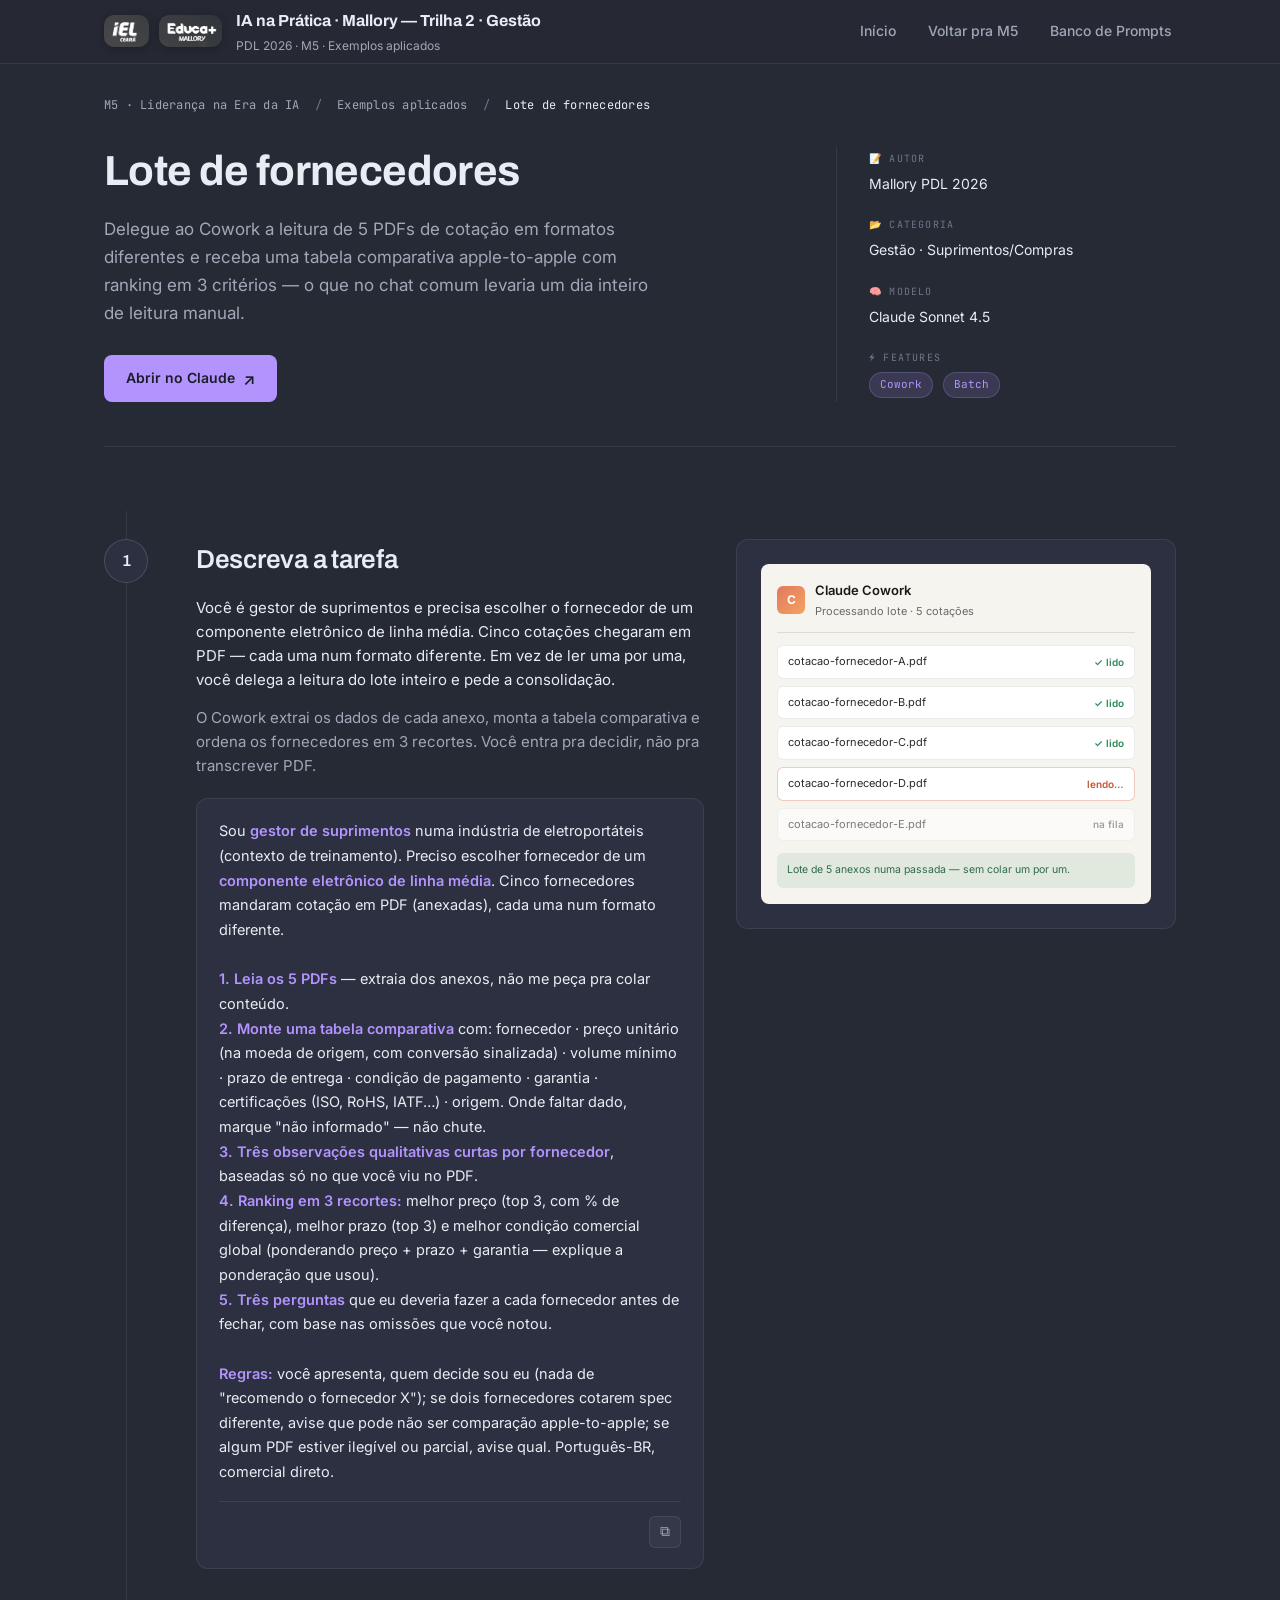
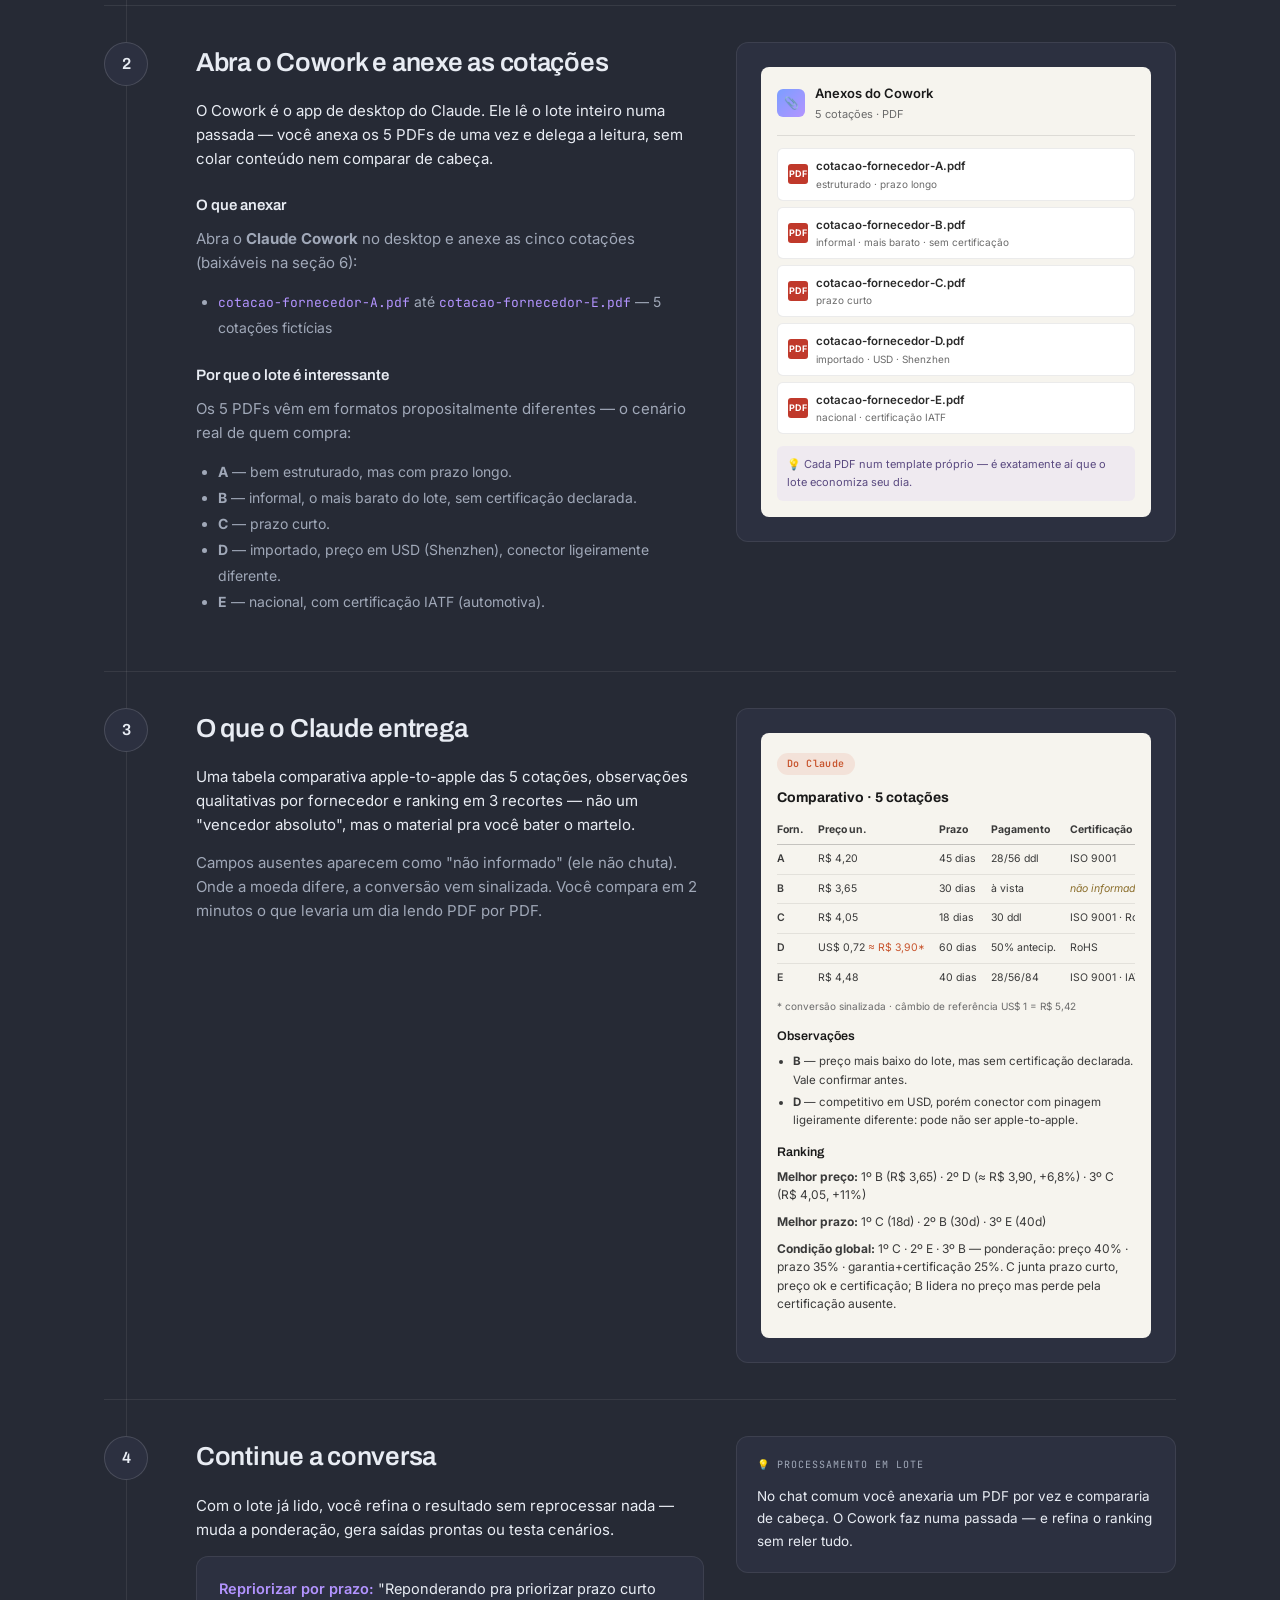
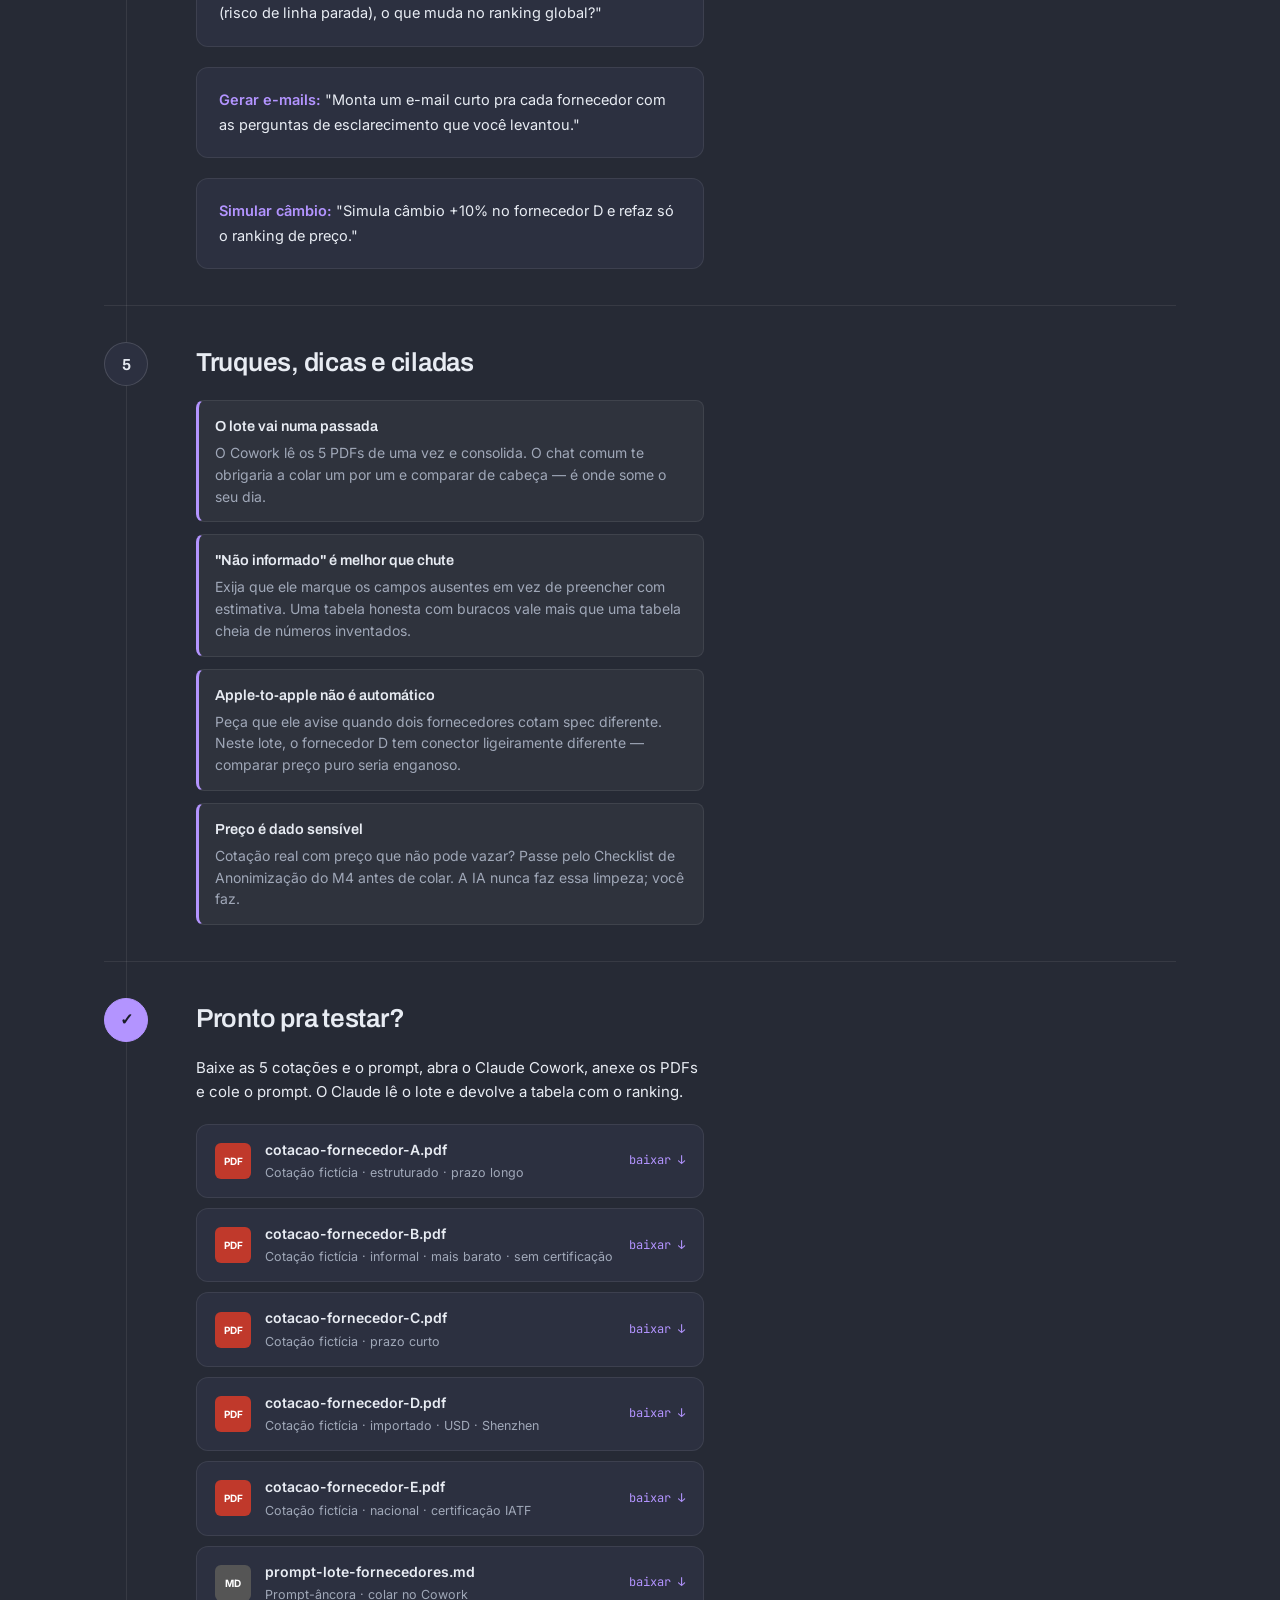
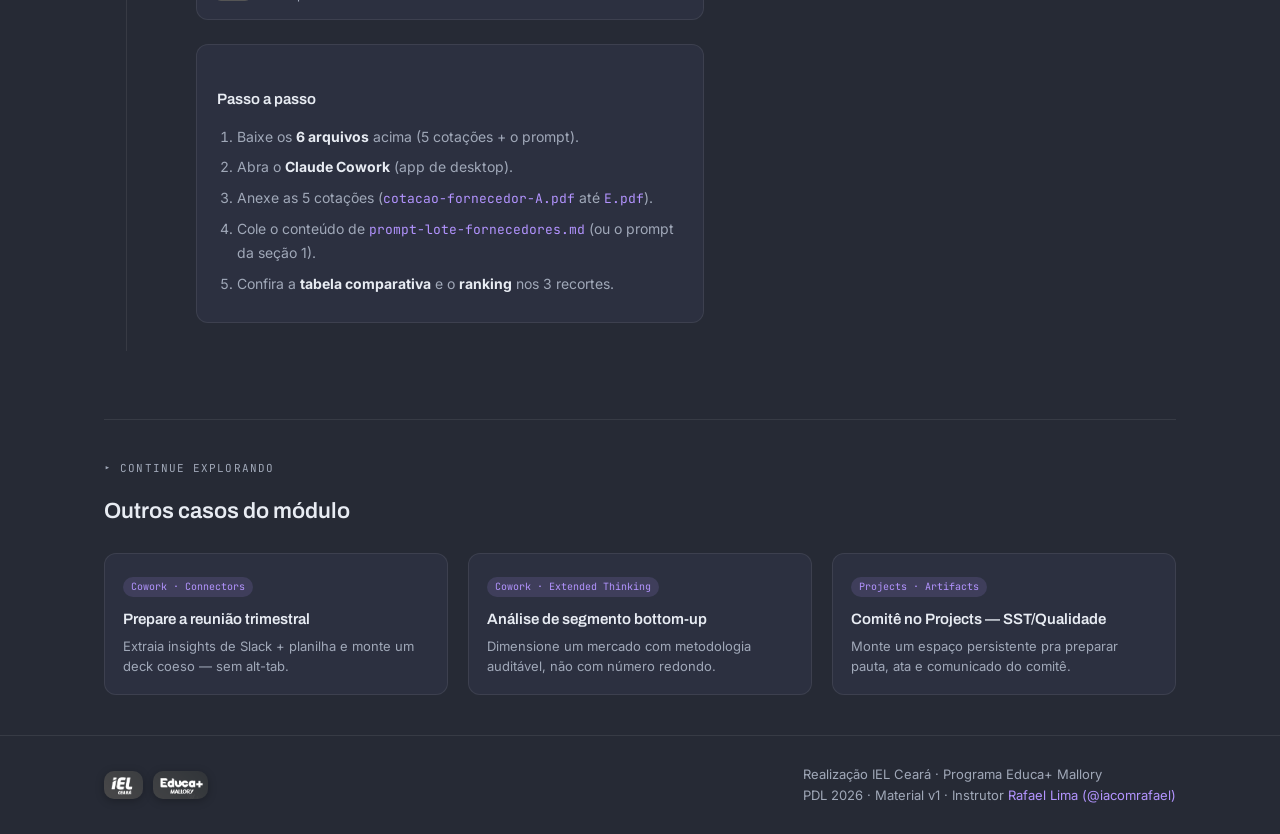
<file: m5/exemplos/lote-fornecedores/index.html>
<!DOCTYPE html>
<html lang="pt-BR">
<head>
<meta charset="UTF-8">
<meta name="viewport" content="width=device-width, initial-scale=1.0">
<title>Lote de fornecedores · M5 T2 · Mallory PDL 2026</title>
<link rel="preconnect" href="https://fonts.googleapis.com">
<link rel="preconnect" href="https://fonts.gstatic.com" crossorigin>
<link rel="stylesheet" href="https://fonts.googleapis.com/css2?family=Archivo:wght@500;600;700;800&family=Inter:wght@400;500;600;700&family=JetBrains+Mono:wght@400;500&display=swap">
<style>
:root{
  --bg-dark:#262A35;
  --bg-panel:#2C3040;
  --bg-panel-2:#31364a;
  --bg-card:rgba(255,255,255,.045);
  --bg-code:#1F2330;
  --border-subtle:rgba(255,255,255,.08);
  --border-strong:rgba(255,255,255,.14);
  --text:#E8ECF3;
  --text-muted:#A0A8B8;
  --text-dim:#6E7688;
  --accent-purple:#8A3A89;
  --accent-purple-soft:#B394FF;
  --accent-purple-glow:rgba(179,148,255,.14);
  --success:#6EE7B7;
  --danger:#F87171;
  --warning:#FBBF24;
  --radius:12px;
  --radius-sm:8px;
}

*{box-sizing:border-box;margin:0;padding:0;}

body{
  font-family:'Inter',sans-serif;
  background:var(--bg-dark);
  color:var(--text);
  line-height:1.6;
  min-height:100vh;
}

/* ===== Site chrome (self-contained) ===== */
.site-header{position:sticky;top:0;z-index:100;background:rgba(38,42,53,.92);-webkit-backdrop-filter:blur(8px);backdrop-filter:blur(8px);border-bottom:1px solid var(--border-subtle);}
.container{max-width:1120px;margin:0 auto;padding:0 24px;}
.site-header .container{display:flex;align-items:center;justify-content:space-between;gap:16px;min-height:60px;flex-wrap:wrap;padding-top:8px;padding-bottom:8px;}
.site-brand{display:flex;align-items:center;gap:14px;flex-wrap:wrap;}
.site-logos{display:flex;align-items:center;gap:10px;flex-shrink:0;}
.site-logos img{height:32px;width:auto;display:block;border-radius:10px;box-shadow:0 2px 8px rgba(0,0,0,.25);}
.site-brand-text{display:flex;flex-direction:column;gap:2px;}
.site-brand a{font-family:'Archivo',sans-serif;font-size:16px;font-weight:700;color:var(--text);text-decoration:none;}
.site-brand a:hover{color:var(--accent-purple-soft);}
.site-brand .site-meta{font-size:12px;color:var(--text-muted);}
.nav-toggle{display:inline-flex;align-items:center;gap:8px;padding:8px 12px;border:1px solid var(--border-subtle);border-radius:6px;color:var(--text);font-size:14px;background:none;cursor:pointer;}
.site-nav{display:none;width:100%;padding:8px 0 12px;}
.site-nav.is-open{display:block;}
.site-nav ul{list-style:none;padding:0;margin:0;display:flex;flex-direction:column;gap:4px;}
.site-nav a{display:block;padding:8px 4px;color:var(--text-muted);font-size:14px;font-weight:500;text-decoration:none;}
.site-nav a:hover{color:var(--accent-purple-soft);}
.site-footer{border-top:1px solid var(--border-subtle);padding:28px 0;margin-top:0;font-size:14px;color:var(--text-muted);}
.site-footer .container{display:flex;justify-content:space-between;align-items:center;gap:16px;flex-wrap:wrap;}
.site-footer .site-logos img{height:28px;}
.site-footer a{color:var(--accent-purple-soft);text-decoration:none;}
.footer-meta{font-size:13px;}
@media(min-width:900px){
  .nav-toggle{display:none;}
  .site-nav{display:block;width:auto;padding:0;}
  .site-nav ul{flex-direction:row;gap:24px;}
}

.wrap{max-width:1120px;margin:0 auto;padding:32px 24px 40px;}

/* Breadcrumb */
.crumbs{
  font-family:'JetBrains Mono',monospace;
  font-size:12px;color:var(--text-muted);
  margin-bottom:32px;letter-spacing:.02em;
}
.crumbs a{color:var(--text-muted);text-decoration:none;transition:color .15s;}
.crumbs a:hover{color:var(--accent-purple-soft);}
.crumbs .sep{margin:0 8px;color:var(--text-dim);}
.crumbs .current{color:var(--text);}

/* Hero */
.hero{
  display:grid;grid-template-columns:1fr 340px;gap:60px;
  padding-bottom:44px;border-bottom:1px solid var(--border-subtle);
  margin-bottom:56px;
}
.hero-left h1{
  font-family:'Archivo',sans-serif;font-weight:700;
  font-size:42px;line-height:1.15;letter-spacing:-0.015em;
  margin-bottom:20px;
}
.hero-lead{
  font-size:17px;color:var(--text-muted);line-height:1.65;
  margin-bottom:28px;max-width:560px;
}
.cta-primary{
  display:inline-flex;align-items:center;gap:8px;
  padding:12px 22px;border-radius:8px;
  background:var(--accent-purple-soft);color:#1a1d28;
  font-family:'Inter',sans-serif;font-weight:600;font-size:14px;
  text-decoration:none;border:none;cursor:pointer;
  transition:transform .12s, box-shadow .15s;
}
.cta-primary:hover{transform:translateY(-1px);box-shadow:0 6px 24px -6px var(--accent-purple-glow);}
.cta-primary .arrow{font-size:16px;line-height:1;}

.hero-meta{
  border-left:1px solid var(--border-subtle);padding-left:32px;
  display:flex;flex-direction:column;gap:22px;padding-top:4px;
}
.meta-label{
  font-family:'JetBrains Mono',monospace;font-size:10px;
  letter-spacing:.12em;text-transform:uppercase;
  color:var(--text-dim);margin-bottom:6px;
  display:flex;align-items:center;gap:6px;
}
.meta-value{font-size:14px;color:var(--text);}
.meta-value .feat{
  display:inline-block;margin-right:6px;margin-bottom:4px;
  padding:3px 10px;border-radius:20px;
  background:var(--accent-purple-glow);color:var(--accent-purple-soft);
  font-family:'JetBrains Mono',monospace;font-size:11px;
  border:1px solid rgba(179,148,255,.24);
}

/* Sections numeradas */
.timeline{position:relative;}
.timeline::before{
  content:'';position:absolute;
  left:22px;top:8px;bottom:8px;width:1px;
  background:var(--border-subtle);
}

.step{
  display:grid;grid-template-columns:60px 1fr 440px;gap:32px;
  padding:36px 0;position:relative;
}
.step:not(:last-child){border-bottom:1px solid var(--border-subtle);}

.step-num{
  width:44px;height:44px;border-radius:50%;
  background:var(--bg-panel);border:1px solid var(--border-strong);
  display:flex;align-items:center;justify-content:center;
  font-family:'Archivo',sans-serif;font-weight:600;font-size:16px;
  color:var(--text);position:relative;z-index:1;
}
.step-num.final{background:var(--accent-purple-soft);color:#1a1d28;border-color:var(--accent-purple-soft);}

.step-body h2{
  font-family:'Archivo',sans-serif;font-weight:600;font-size:26px;
  margin-bottom:16px;letter-spacing:-0.01em;
}
.step-body p{color:var(--text);margin-bottom:14px;font-size:15px;}
.step-body p.muted{color:var(--text-muted);}
.step-body h3{
  font-family:'Archivo',sans-serif;font-weight:600;font-size:15px;
  margin:22px 0 10px;color:var(--text);
}
.ctx-list{padding-left:22px;color:var(--text-muted);font-size:14px;margin:8px 0 20px;line-height:1.85;}
.ctx-list code,.step-body code.inline{font-family:'JetBrains Mono',monospace;color:var(--accent-purple-soft);font-size:13px;}

/* Card de prompt copiável */
.prompt-card{
  margin-top:20px;padding:20px 22px;
  background:var(--bg-panel);border:1px solid var(--border-subtle);
  border-radius:var(--radius);position:relative;
}
.prompt-card p{
  font-size:14.5px;color:var(--text);line-height:1.7;
  margin-bottom:12px;
}
.prompt-card p:last-of-type{margin-bottom:0;}
.prompt-card strong{color:var(--accent-purple-soft);font-weight:600;}
.prompt-actions{
  display:flex;gap:8px;justify-content:flex-end;margin-top:16px;
  padding-top:14px;border-top:1px solid var(--border-subtle);
}
.icon-btn{
  width:32px;height:32px;border-radius:6px;
  background:var(--bg-card);border:1px solid var(--border-subtle);
  color:var(--text-muted);cursor:pointer;
  display:flex;align-items:center;justify-content:center;
  font-size:14px;transition:all .15s;
}
.icon-btn:hover{background:var(--accent-purple-glow);color:var(--accent-purple-soft);border-color:rgba(179,148,255,.3);}
.copied-toast{position:fixed;bottom:24px;left:50%;transform:translateX(-50%);background:var(--accent-purple-soft);color:#1a1d28;font-family:'JetBrains Mono',monospace;font-size:12px;font-weight:600;padding:8px 16px;border-radius:8px;opacity:0;transition:opacity .2s;pointer-events:none;z-index:200;}
.copied-toast.show{opacity:1;}

/* Right column mockups */
.step-visual{
  background:var(--bg-panel);border:1px solid var(--border-subtle);
  border-radius:var(--radius);padding:24px;
  align-self:start;position:sticky;top:80px;
}
.step-visual.no-sticky{position:static;}

/* Mockup: project workspace */
.mock-project{
  background:#f6f4ee;border-radius:8px;padding:16px;color:#2a2a2a;
  font-family:'Inter',sans-serif;font-size:12px;
}
.mock-project-head{
  display:flex;align-items:center;gap:10px;padding-bottom:12px;
  border-bottom:1px solid rgba(0,0,0,.1);margin-bottom:12px;
}
.mock-icon{
  width:28px;height:28px;border-radius:6px;
  background:linear-gradient(135deg,#e07a5f,#f4a261);
  display:flex;align-items:center;justify-content:center;
  color:white;font-weight:700;font-size:12px;
}
.mock-project-title{font-weight:600;color:#1a1a1a;font-size:13px;}
.mock-project-meta{color:#6b6b6b;font-size:11px;margin-top:2px;}
.mock-instructions{
  background:white;border:1px solid rgba(0,0,0,.08);border-radius:6px;
  padding:12px;font-size:11.5px;line-height:1.5;color:#3a3a3a;
  max-height:180px;overflow:hidden;position:relative;
}
.mock-instructions::after{
  content:'';position:absolute;bottom:0;left:0;right:0;height:40px;
  background:linear-gradient(transparent,white);
}
.mock-files{margin-top:10px;display:flex;flex-direction:column;gap:6px;}
.mock-file{
  display:flex;align-items:center;gap:8px;
  padding:8px 10px;background:white;border:1px solid rgba(0,0,0,.08);
  border-radius:6px;font-size:11.5px;color:#2a2a2a;
}
.mock-file-icon{
  width:20px;height:20px;border-radius:3px;
  display:flex;align-items:center;justify-content:center;
  color:white;font-size:9px;font-weight:700;flex-shrink:0;
}
.mock-file-icon.docx{background:#2b579a;}
.mock-file-icon.md{background:#555;}

/* Mockup: output do Claude */
.mock-output{
  background:#f6f4ee;border-radius:8px;padding:16px;color:#2a2a2a;
}
.mock-output-tag{
  display:inline-block;padding:3px 10px;border-radius:12px;
  background:rgba(224,122,95,.15);color:#c8552e;
  font-family:'JetBrains Mono',monospace;font-size:10px;
  margin-bottom:12px;font-weight:600;letter-spacing:.04em;
}
.mock-output h4{
  font-family:'Archivo',sans-serif;font-size:14px;color:#1a1a1a;
  font-weight:700;margin-bottom:8px;
}
.mock-output p{font-size:12px;color:#3a3a3a;margin-bottom:8px;line-height:1.55;}
.mock-output ul{padding-left:16px;font-size:11.5px;color:#3a3a3a;line-height:1.6;margin:0;}
.mock-output ul li{margin-bottom:4px;}
.mock-output .sub-h{
  font-family:'Archivo',sans-serif;font-weight:600;
  color:#1a1a1a;font-size:12.5px;margin:12px 0 6px;
}

/* Callouts */
.tip-list{display:flex;flex-direction:column;gap:12px;margin-top:12px;}
.tip{
  padding:14px 16px;border-radius:var(--radius-sm);
  background:var(--bg-card);border:1px solid var(--border-subtle);
  border-left:3px solid var(--accent-purple-soft);
}
.tip h3{
  font-family:'Archivo',sans-serif;font-weight:600;font-size:14.5px;
  color:var(--text);margin:0 0 4px;
}
.tip p{font-size:14px;color:var(--text-muted);margin:0;line-height:1.55;}

/* Ready to try */
.ready-actions{
  display:flex;flex-direction:column;gap:10px;margin-top:20px;
}
.download-btn{
  display:flex;align-items:center;gap:14px;
  padding:14px 18px;
  background:var(--bg-panel);border:1px solid var(--border-subtle);
  border-radius:var(--radius);color:var(--text);text-decoration:none;
  transition:all .15s;
}
.download-btn:hover{border-color:var(--accent-purple-soft);background:var(--accent-purple-glow);}
.dl-icon{
  width:36px;height:36px;border-radius:6px;
  display:flex;align-items:center;justify-content:center;
  color:white;font-weight:700;font-size:10px;flex-shrink:0;
}
.dl-icon.docx{background:#2b579a;}
.dl-icon.md{background:#555;}
.dl-icon.xlsx{background:#217346;}
.dl-icon.pdf{background:#c0392b;}
.dl-info{flex:1;}
.dl-name{font-weight:600;font-size:14px;color:var(--text);}
.dl-desc{font-size:12.5px;color:var(--text-muted);margin-top:2px;}
.dl-action{color:var(--accent-purple-soft);font-size:12px;font-family:'JetBrains Mono',monospace;}

.next-steps{
  margin-top:24px;padding:20px;background:var(--bg-panel);
  border-radius:var(--radius);border:1px solid var(--border-subtle);
}
.next-steps h3{font-size:15px;margin-bottom:14px;font-family:'Archivo',sans-serif;font-weight:600;}
.next-steps ol{padding-left:20px;color:var(--text-muted);font-size:14px;line-height:1.75;}
.next-steps ol li{margin-bottom:6px;}
.next-steps ol li strong{color:var(--text);}
.next-steps code{font-family:'JetBrains Mono',monospace;color:var(--accent-purple-soft);font-size:13px;}

/* Related */
.related{
  margin-top:60px;padding-top:40px;border-top:1px solid var(--border-subtle);
}
.related-eyebrow{
  font-family:'JetBrains Mono',monospace;font-size:11px;
  letter-spacing:.1em;text-transform:uppercase;color:var(--text-muted);
  margin-bottom:16px;
}
.related h2{
  font-family:'Archivo',sans-serif;font-weight:600;font-size:22px;
  margin-bottom:24px;
}
.related-grid{
  display:grid;grid-template-columns:repeat(3,1fr);gap:20px;
}
.related-card{
  padding:18px;background:var(--bg-panel);border:1px solid var(--border-subtle);
  border-radius:var(--radius);cursor:pointer;transition:all .15s;
  text-decoration:none;color:inherit;display:block;
}
.related-card:hover{border-color:var(--accent-purple-soft);transform:translateY(-2px);}
.related-card .feat{
  display:inline-block;padding:2px 8px;border-radius:12px;
  background:var(--accent-purple-glow);color:var(--accent-purple-soft);
  font-family:'JetBrains Mono',monospace;font-size:10px;
  margin-bottom:10px;
}
.related-card h3{
  font-family:'Archivo',sans-serif;font-weight:600;font-size:15px;
  margin-bottom:6px;
}
.related-card p{font-size:13px;color:var(--text-muted);line-height:1.5;}

/* Responsive */
@media (max-width:900px){
  .hero{grid-template-columns:1fr;gap:32px;}
  .hero-meta{border-left:none;padding-left:0;border-top:1px solid var(--border-subtle);padding-top:24px;}
  .step{grid-template-columns:44px 1fr;gap:20px;}
  .step-visual{grid-column:2/-1;position:static;}
  .related-grid{grid-template-columns:1fr;}
}

/* Print */
@media print{
  .site-header,.nav-toggle,.cta-primary,.related,.prompt-actions{display:none !important;}
  .timeline::before{display:none;}
  .step{display:block;padding:20px 0;break-inside:avoid;}
  .step-num{margin-bottom:10px;}
  .step-visual{position:static !important;margin-top:16px;break-inside:avoid;}
  .hero{grid-template-columns:1fr;}
  body{background:#fff;color:#111;}
  .mock-instructions{max-height:none;}
  .mock-instructions::after{display:none;}
}
</style>
</head>
<body>

<header class="site-header">
  <div class="container">
    <div class="site-brand">
      <div class="site-logos">
        <img src="../../../assets/logos/iel-ceara.png" alt="IEL Ceará">
        <img src="../../../assets/logos/educa-mais-mallory.png" alt="Educa+ Mallory">
      </div>
      <div class="site-brand-text">
        <a href="../../../">IA na Prática · Mallory — Trilha 2 · Gestão</a>
        <span class="site-meta">PDL 2026 · M5 · Exemplos aplicados</span>
      </div>
    </div>
    <button class="nav-toggle" aria-expanded="false" aria-controls="site-nav">Menu</button>
    <nav class="site-nav" id="site-nav" aria-label="Navegação principal">
      <ul>
        <li><a href="../../../">Início</a></li>
        <li><a href="../../">Voltar pra M5</a></li>
        <li><a href="../../../banco-de-prompts/">Banco de Prompts</a></li>
      </ul>
    </nav>
  </div>
</header>

<main>
<div class="wrap">

<!-- Breadcrumb -->
<nav class="crumbs">
  <a href="../../">M5 · Liderança na Era da IA</a>
  <span class="sep">/</span>
  <a href="../../#caso-6">Exemplos aplicados</a>
  <span class="sep">/</span>
  <span class="current">Lote de fornecedores</span>
</nav>

<!-- Hero -->
<div class="hero">
  <div class="hero-left">
    <h1>Lote de fornecedores</h1>
    <p class="hero-lead">Delegue ao Cowork a leitura de 5 PDFs de cotação em formatos diferentes e receba uma tabela comparativa apple-to-apple com ranking em 3 critérios — o que no chat comum levaria um dia inteiro de leitura manual.</p>
    <a href="https://claude.ai/" target="_blank" rel="noopener" class="cta-primary">Abrir no Claude <span class="arrow">↗</span></a>
  </div>

  <aside class="hero-meta">
    <div class="meta-item">
      <div class="meta-label">📝 Autor</div>
      <div class="meta-value">Mallory PDL 2026</div>
    </div>
    <div class="meta-item">
      <div class="meta-label">📂 Categoria</div>
      <div class="meta-value">Gestão · Suprimentos/Compras</div>
    </div>
    <div class="meta-item">
      <div class="meta-label">🧠 Modelo</div>
      <div class="meta-value">Claude Sonnet 4.5</div>
    </div>
    <div class="meta-item">
      <div class="meta-label">⚡ Features</div>
      <div class="meta-value">
        <span class="feat">Cowork</span>
        <span class="feat">Batch</span>
      </div>
    </div>
  </aside>
</div>

<!-- Timeline -->
<div class="timeline">

  <!-- STEP 1 · Descreva a tarefa -->
  <section class="step">
    <div class="step-num">1</div>
    <div class="step-body">
      <h2>Descreva a tarefa</h2>
      <p>Você é gestor de suprimentos e precisa escolher o fornecedor de um componente eletrônico de linha média. Cinco cotações chegaram em PDF — cada uma num formato diferente. Em vez de ler uma por uma, você delega a leitura do lote inteiro e pede a consolidação.</p>
      <p class="muted">O Cowork extrai os dados de cada anexo, monta a tabela comparativa e ordena os fornecedores em 3 recortes. Você entra pra decidir, não pra transcrever PDF.</p>

      <div class="prompt-card">
        <p data-copy>Sou <strong>gestor de suprimentos</strong> numa indústria de eletroportáteis (contexto de treinamento). Preciso escolher fornecedor de um <strong>componente eletrônico de linha média</strong>. Cinco fornecedores mandaram cotação em PDF (anexadas), cada uma num formato diferente.<br><br>
        <strong>1. Leia os 5 PDFs</strong> — extraia dos anexos, não me peça pra colar conteúdo.<br>
        <strong>2. Monte uma tabela comparativa</strong> com: fornecedor · preço unitário (na moeda de origem, com conversão sinalizada) · volume mínimo · prazo de entrega · condição de pagamento · garantia · certificações (ISO, RoHS, IATF…) · origem. Onde faltar dado, marque "não informado" — não chute.<br>
        <strong>3. Três observações qualitativas curtas por fornecedor</strong>, baseadas só no que você viu no PDF.<br>
        <strong>4. Ranking em 3 recortes:</strong> melhor preço (top 3, com % de diferença), melhor prazo (top 3) e melhor condição comercial global (ponderando preço + prazo + garantia — explique a ponderação que usou).<br>
        <strong>5. Três perguntas</strong> que eu deveria fazer a cada fornecedor antes de fechar, com base nas omissões que você notou.<br><br>
        <strong>Regras:</strong> você apresenta, quem decide sou eu (nada de "recomendo o fornecedor X"); se dois fornecedores cotarem spec diferente, avise que pode não ser comparação apple-to-apple; se algum PDF estiver ilegível ou parcial, avise qual. Português-BR, comercial direto.</p>
        <div class="prompt-actions">
          <button class="icon-btn" title="Copiar prompt" data-copy-btn>⧉</button>
        </div>
      </div>
    </div>

    <aside class="step-visual">
      <div class="mock-project">
        <div class="mock-project-head">
          <div class="mock-icon">C</div>
          <div>
            <div class="mock-project-title">Claude Cowork</div>
            <div class="mock-project-meta">Processando lote · 5 cotações</div>
          </div>
        </div>
        <div style="display:flex;flex-direction:column;gap:7px;">
          <div style="display:flex;align-items:center;justify-content:space-between;gap:8px;padding:7px 10px;background:white;border:1px solid rgba(0,0,0,.08);border-radius:6px;">
            <span style="font-size:11px;color:#2a2a2a;">cotacao-fornecedor-A.pdf</span>
            <span style="font-size:10px;color:#2e8b57;font-weight:600;">✓ lido</span>
          </div>
          <div style="display:flex;align-items:center;justify-content:space-between;gap:8px;padding:7px 10px;background:white;border:1px solid rgba(0,0,0,.08);border-radius:6px;">
            <span style="font-size:11px;color:#2a2a2a;">cotacao-fornecedor-B.pdf</span>
            <span style="font-size:10px;color:#2e8b57;font-weight:600;">✓ lido</span>
          </div>
          <div style="display:flex;align-items:center;justify-content:space-between;gap:8px;padding:7px 10px;background:white;border:1px solid rgba(0,0,0,.08);border-radius:6px;">
            <span style="font-size:11px;color:#2a2a2a;">cotacao-fornecedor-C.pdf</span>
            <span style="font-size:10px;color:#2e8b57;font-weight:600;">✓ lido</span>
          </div>
          <div style="display:flex;align-items:center;justify-content:space-between;gap:8px;padding:7px 10px;background:white;border:1px solid rgba(224,122,95,.4);border-radius:6px;">
            <span style="font-size:11px;color:#2a2a2a;">cotacao-fornecedor-D.pdf</span>
            <span style="font-size:10px;color:#c8552e;font-weight:600;">lendo…</span>
          </div>
          <div style="display:flex;align-items:center;justify-content:space-between;gap:8px;padding:7px 10px;background:white;border:1px solid rgba(0,0,0,.08);border-radius:6px;opacity:.6;">
            <span style="font-size:11px;color:#2a2a2a;">cotacao-fornecedor-E.pdf</span>
            <span style="font-size:10px;color:#6b6b6b;font-weight:600;">na fila</span>
          </div>
        </div>
        <div style="margin-top:12px;padding:9px 10px;background:rgba(46,139,87,.1);border-radius:6px;font-size:10.5px;color:#2e6b4a;">
          Lote de 5 anexos numa passada — sem colar um por um.
        </div>
      </div>
    </aside>
  </section>

  <!-- STEP 2 · Abra o Cowork e anexe -->
  <section class="step">
    <div class="step-num">2</div>
    <div class="step-body">
      <h2>Abra o Cowork e anexe as cotações</h2>
      <p>O Cowork é o app de desktop do Claude. Ele lê o lote inteiro numa passada — você anexa os 5 PDFs de uma vez e delega a leitura, sem colar conteúdo nem comparar de cabeça.</p>

      <h3>O que anexar</h3>
      <p class="muted">Abra o <strong>Claude Cowork</strong> no desktop e anexe as cinco cotações (baixáveis na seção 6):</p>
      <ul class="ctx-list">
        <li><code>cotacao-fornecedor-A.pdf</code> até <code>cotacao-fornecedor-E.pdf</code> — 5 cotações fictícias</li>
      </ul>

      <h3>Por que o lote é interessante</h3>
      <p class="muted">Os 5 PDFs vêm em formatos propositalmente diferentes — o cenário real de quem compra:</p>
      <ul class="ctx-list">
        <li><strong>A</strong> — bem estruturado, mas com prazo longo.</li>
        <li><strong>B</strong> — informal, o mais barato do lote, sem certificação declarada.</li>
        <li><strong>C</strong> — prazo curto.</li>
        <li><strong>D</strong> — importado, preço em USD (Shenzhen), conector ligeiramente diferente.</li>
        <li><strong>E</strong> — nacional, com certificação IATF (automotiva).</li>
      </ul>
    </div>

    <aside class="step-visual">
      <div class="mock-project">
        <div class="mock-project-head">
          <div class="mock-icon" style="background:linear-gradient(135deg,#7B9EFF,#B394FF);">📎</div>
          <div>
            <div class="mock-project-title">Anexos do Cowork</div>
            <div class="mock-project-meta">5 cotações · PDF</div>
          </div>
        </div>
        <div class="mock-files">
          <div class="mock-file">
            <div class="mock-file-icon" style="background:#c0392b;">PDF</div>
            <div>
              <div style="font-weight:600;">cotacao-fornecedor-A.pdf</div>
              <div style="color:#6b6b6b;font-size:10px;">estruturado · prazo longo</div>
            </div>
          </div>
          <div class="mock-file">
            <div class="mock-file-icon" style="background:#c0392b;">PDF</div>
            <div>
              <div style="font-weight:600;">cotacao-fornecedor-B.pdf</div>
              <div style="color:#6b6b6b;font-size:10px;">informal · mais barato · sem certificação</div>
            </div>
          </div>
          <div class="mock-file">
            <div class="mock-file-icon" style="background:#c0392b;">PDF</div>
            <div>
              <div style="font-weight:600;">cotacao-fornecedor-C.pdf</div>
              <div style="color:#6b6b6b;font-size:10px;">prazo curto</div>
            </div>
          </div>
          <div class="mock-file">
            <div class="mock-file-icon" style="background:#c0392b;">PDF</div>
            <div>
              <div style="font-weight:600;">cotacao-fornecedor-D.pdf</div>
              <div style="color:#6b6b6b;font-size:10px;">importado · USD · Shenzhen</div>
            </div>
          </div>
          <div class="mock-file">
            <div class="mock-file-icon" style="background:#c0392b;">PDF</div>
            <div>
              <div style="font-weight:600;">cotacao-fornecedor-E.pdf</div>
              <div style="color:#6b6b6b;font-size:10px;">nacional · certificação IATF</div>
            </div>
          </div>
        </div>
        <div style="margin-top:12px;padding:10px;background:rgba(179,148,255,.1);border-radius:6px;font-size:11px;color:#5a4a80;">
          💡 Cada PDF num template próprio — é exatamente aí que o lote economiza seu dia.
        </div>
      </div>
    </aside>
  </section>

  <!-- STEP 3 · O que o Claude entrega -->
  <section class="step">
    <div class="step-num">3</div>
    <div class="step-body">
      <h2>O que o Claude entrega</h2>
      <p>Uma tabela comparativa apple-to-apple das 5 cotações, observações qualitativas por fornecedor e ranking em 3 recortes — não um "vencedor absoluto", mas o material pra você bater o martelo.</p>
      <p class="muted">Campos ausentes aparecem como "não informado" (ele não chuta). Onde a moeda difere, a conversão vem sinalizada. Você compara em 2 minutos o que levaria um dia lendo PDF por PDF.</p>
    </div>

    <aside class="step-visual">
      <div class="mock-output">
        <div class="mock-output-tag">Do Claude</div>
        <h4>Comparativo · 5 cotações</h4>
        <div style="overflow-x:auto;">
          <table style="width:100%;border-collapse:collapse;font-size:10.5px;color:#3a3a3a;white-space:nowrap;">
            <thead>
              <tr style="text-align:left;border-bottom:1px solid rgba(0,0,0,.2);">
                <th style="padding:5px 7px 5px 0;">Forn.</th>
                <th style="padding:5px 7px;">Preço un.</th>
                <th style="padding:5px 7px;">Prazo</th>
                <th style="padding:5px 7px;">Pagamento</th>
                <th style="padding:5px 7px;">Certificação</th>
                <th style="padding:5px 0 5px 7px;">Origem</th>
              </tr>
            </thead>
            <tbody>
              <tr style="border-bottom:1px solid rgba(0,0,0,.08);">
                <td style="padding:6px 7px 6px 0;font-weight:600;">A</td>
                <td style="padding:6px 7px;">R$ 4,20</td>
                <td style="padding:6px 7px;">45 dias</td>
                <td style="padding:6px 7px;">28/56 ddl</td>
                <td style="padding:6px 7px;">ISO 9001</td>
                <td style="padding:6px 0 6px 7px;">Brasil (SP)</td>
              </tr>
              <tr style="border-bottom:1px solid rgba(0,0,0,.08);">
                <td style="padding:6px 7px 6px 0;font-weight:600;">B</td>
                <td style="padding:6px 7px;">R$ 3,65</td>
                <td style="padding:6px 7px;">30 dias</td>
                <td style="padding:6px 7px;">à vista</td>
                <td style="padding:6px 7px;font-style:italic;color:#8a6d2a;">não informado</td>
                <td style="padding:6px 0 6px 7px;">Brasil (SC)</td>
              </tr>
              <tr style="border-bottom:1px solid rgba(0,0,0,.08);">
                <td style="padding:6px 7px 6px 0;font-weight:600;">C</td>
                <td style="padding:6px 7px;">R$ 4,05</td>
                <td style="padding:6px 7px;">18 dias</td>
                <td style="padding:6px 7px;">30 ddl</td>
                <td style="padding:6px 7px;">ISO 9001 · RoHS</td>
                <td style="padding:6px 0 6px 7px;">Brasil (SP)</td>
              </tr>
              <tr style="border-bottom:1px solid rgba(0,0,0,.08);">
                <td style="padding:6px 7px 6px 0;font-weight:600;">D</td>
                <td style="padding:6px 7px;">US$ 0,72 <span style="color:#c8552e;">≈ R$ 3,90*</span></td>
                <td style="padding:6px 7px;">60 dias</td>
                <td style="padding:6px 7px;">50% antecip.</td>
                <td style="padding:6px 7px;">RoHS</td>
                <td style="padding:6px 0 6px 7px;">Import. (Shenzhen)</td>
              </tr>
              <tr>
                <td style="padding:6px 7px 6px 0;font-weight:600;">E</td>
                <td style="padding:6px 7px;">R$ 4,48</td>
                <td style="padding:6px 7px;">40 dias</td>
                <td style="padding:6px 7px;">28/56/84</td>
                <td style="padding:6px 7px;">ISO 9001 · IATF 16949</td>
                <td style="padding:6px 0 6px 7px;">Brasil (RS)</td>
              </tr>
            </tbody>
          </table>
        </div>
        <p style="font-size:10px;color:#6b6b6b;margin-top:6px;">* conversão sinalizada · câmbio de referência US$ 1 = R$ 5,42</p>

        <div class="sub-h">Observações</div>
        <ul>
          <li><strong>B</strong> — preço mais baixo do lote, mas sem certificação declarada. Vale confirmar antes.</li>
          <li><strong>D</strong> — competitivo em USD, porém conector com pinagem ligeiramente diferente: pode não ser apple-to-apple.</li>
        </ul>

        <div class="sub-h">Ranking</div>
        <p><strong>Melhor preço:</strong> 1º B (R$ 3,65) · 2º D (≈ R$ 3,90, +6,8%) · 3º C (R$ 4,05, +11%)</p>
        <p><strong>Melhor prazo:</strong> 1º C (18d) · 2º B (30d) · 3º E (40d)</p>
        <p><strong>Condição global:</strong> 1º C · 2º E · 3º B — ponderação: preço 40% · prazo 35% · garantia+certificação 25%. C junta prazo curto, preço ok e certificação; B lidera no preço mas perde pela certificação ausente.</p>
      </div>
    </aside>
  </section>

  <!-- STEP 4 · Continue a conversa -->
  <section class="step">
    <div class="step-num">4</div>
    <div class="step-body">
      <h2>Continue a conversa</h2>
      <p>Com o lote já lido, você refina o resultado sem reprocessar nada — muda a ponderação, gera saídas prontas ou testa cenários.</p>

      <div class="prompt-card" style="margin-top:14px;">
        <p><strong>Repriorizar por prazo:</strong> "Reponderando pra priorizar prazo curto (risco de linha parada), o que muda no ranking global?"</p>
      </div>
      <div class="prompt-card">
        <p><strong>Gerar e-mails:</strong> "Monta um e-mail curto pra cada fornecedor com as perguntas de esclarecimento que você levantou."</p>
      </div>
      <div class="prompt-card">
        <p><strong>Simular câmbio:</strong> "Simula câmbio +10% no fornecedor D e refaz só o ranking de preço."</p>
      </div>
    </div>

    <aside class="step-visual no-sticky" style="background:transparent;border:none;padding:0;">
      <div style="padding:20px;background:var(--bg-panel);border:1px solid var(--border-subtle);border-radius:var(--radius);">
        <div style="font-family:'JetBrains Mono',monospace;font-size:10px;color:var(--text-muted);letter-spacing:.1em;text-transform:uppercase;margin-bottom:12px;">💡 Processamento em lote</div>
        <p style="font-size:13.5px;color:var(--text);line-height:1.65;margin:0;">No chat comum você anexaria um PDF por vez e compararia de cabeça. O Cowork faz numa passada — e refina o ranking sem reler tudo.</p>
      </div>
    </aside>
  </section>

  <!-- STEP 5 · Truques, dicas e ciladas -->
  <section class="step">
    <div class="step-num">5</div>
    <div class="step-body">
      <h2>Truques, dicas e ciladas</h2>

      <div class="tip-list">
        <div class="tip">
          <h3>O lote vai numa passada</h3>
          <p>O Cowork lê os 5 PDFs de uma vez e consolida. O chat comum te obrigaria a colar um por um e comparar de cabeça — é onde some o seu dia.</p>
        </div>
        <div class="tip">
          <h3>"Não informado" é melhor que chute</h3>
          <p>Exija que ele marque os campos ausentes em vez de preencher com estimativa. Uma tabela honesta com buracos vale mais que uma tabela cheia de números inventados.</p>
        </div>
        <div class="tip">
          <h3>Apple-to-apple não é automático</h3>
          <p>Peça que ele avise quando dois fornecedores cotam spec diferente. Neste lote, o fornecedor D tem conector ligeiramente diferente — comparar preço puro seria enganoso.</p>
        </div>
        <div class="tip">
          <h3>Preço é dado sensível</h3>
          <p>Cotação real com preço que não pode vazar? Passe pelo Checklist de Anonimização do M4 antes de colar. A IA nunca faz essa limpeza; você faz.</p>
        </div>
      </div>
    </div>
  </section>

  <!-- STEP 6 · Pronto pra testar -->
  <section class="step">
    <div class="step-num final">✓</div>
    <div class="step-body">
      <h2>Pronto pra testar?</h2>
      <p>Baixe as 5 cotações e o prompt, abra o Claude Cowork, anexe os PDFs e cole o prompt. O Claude lê o lote e devolve a tabela com o ranking.</p>

      <div class="ready-actions">
        <a href="../../../assets/exemplos/lote-fornecedores/cotacao-fornecedor-A.pdf" download class="download-btn">
          <div class="dl-icon pdf">PDF</div>
          <div class="dl-info">
            <div class="dl-name">cotacao-fornecedor-A.pdf</div>
            <div class="dl-desc">Cotação fictícia · estruturado · prazo longo</div>
          </div>
          <div class="dl-action">baixar ↓</div>
        </a>
        <a href="../../../assets/exemplos/lote-fornecedores/cotacao-fornecedor-B.pdf" download class="download-btn">
          <div class="dl-icon pdf">PDF</div>
          <div class="dl-info">
            <div class="dl-name">cotacao-fornecedor-B.pdf</div>
            <div class="dl-desc">Cotação fictícia · informal · mais barato · sem certificação</div>
          </div>
          <div class="dl-action">baixar ↓</div>
        </a>
        <a href="../../../assets/exemplos/lote-fornecedores/cotacao-fornecedor-C.pdf" download class="download-btn">
          <div class="dl-icon pdf">PDF</div>
          <div class="dl-info">
            <div class="dl-name">cotacao-fornecedor-C.pdf</div>
            <div class="dl-desc">Cotação fictícia · prazo curto</div>
          </div>
          <div class="dl-action">baixar ↓</div>
        </a>
        <a href="../../../assets/exemplos/lote-fornecedores/cotacao-fornecedor-D.pdf" download class="download-btn">
          <div class="dl-icon pdf">PDF</div>
          <div class="dl-info">
            <div class="dl-name">cotacao-fornecedor-D.pdf</div>
            <div class="dl-desc">Cotação fictícia · importado · USD · Shenzhen</div>
          </div>
          <div class="dl-action">baixar ↓</div>
        </a>
        <a href="../../../assets/exemplos/lote-fornecedores/cotacao-fornecedor-E.pdf" download class="download-btn">
          <div class="dl-icon pdf">PDF</div>
          <div class="dl-info">
            <div class="dl-name">cotacao-fornecedor-E.pdf</div>
            <div class="dl-desc">Cotação fictícia · nacional · certificação IATF</div>
          </div>
          <div class="dl-action">baixar ↓</div>
        </a>
        <a href="../../../assets/exemplos/lote-fornecedores/prompt-lote-fornecedores.md" download class="download-btn">
          <div class="dl-icon md">MD</div>
          <div class="dl-info">
            <div class="dl-name">prompt-lote-fornecedores.md</div>
            <div class="dl-desc">Prompt-âncora · colar no Cowork</div>
          </div>
          <div class="dl-action">baixar ↓</div>
        </a>
      </div>

      <div class="next-steps">
        <h3>Passo a passo</h3>
        <ol>
          <li>Baixe os <strong>6 arquivos</strong> acima (5 cotações + o prompt).</li>
          <li>Abra o <strong>Claude Cowork</strong> (app de desktop).</li>
          <li>Anexe as 5 cotações (<code>cotacao-fornecedor-A.pdf</code> até <code>E.pdf</code>).</li>
          <li>Cole o conteúdo de <code>prompt-lote-fornecedores.md</code> (ou o prompt da seção 1).</li>
          <li>Confira a <strong>tabela comparativa</strong> e o <strong>ranking</strong> nos 3 recortes.</li>
        </ol>
      </div>
    </div>
  </section>

</div>

<!-- Related -->
<section class="related">
  <div class="related-eyebrow">▸ Continue explorando</div>
  <h2>Outros casos do módulo</h2>
  <div class="related-grid">
    <a href="../reuniao-trimestral/" class="related-card">
      <span class="feat">Cowork · Connectors</span>
      <h3>Prepare a reunião trimestral</h3>
      <p>Extraia insights de Slack + planilha e monte um deck coeso — sem alt-tab.</p>
    </a>
    <a href="../analise-segmento/" class="related-card">
      <span class="feat">Cowork · Extended Thinking</span>
      <h3>Análise de segmento bottom-up</h3>
      <p>Dimensione um mercado com metodologia auditável, não com número redondo.</p>
    </a>
    <a href="../comite-sst-projects/" class="related-card">
      <span class="feat">Projects · Artifacts</span>
      <h3>Comitê no Projects — SST/Qualidade</h3>
      <p>Monte um espaço persistente pra preparar pauta, ata e comunicado do comitê.</p>
    </a>
  </div>
</section>

</div>
</main>

<footer class="site-footer">
  <div class="container">
    <div class="site-logos">
      <img src="../../../assets/logos/iel-ceara.png" alt="IEL Ceará">
      <img src="../../../assets/logos/educa-mais-mallory.png" alt="Educa+ Mallory">
    </div>
    <div class="footer-meta">
      Realização IEL Ceará · Programa Educa+ Mallory<br>
      PDL 2026 · Material v1 · Instrutor <a href="https://www.instagram.com/iacomrafael/" target="_blank" rel="noopener">Rafael Lima (@iacomrafael)</a>
    </div>
  </div>
</footer>

<div class="copied-toast" id="copied-toast">copiado ✓</div>

<script>
// Copiar prompt
document.querySelectorAll('[data-copy-btn]').forEach(function(btn){
  btn.addEventListener('click', function(){
    var card = btn.closest('.prompt-card');
    var el = card.querySelector('[data-copy]') || card.querySelector('p');
    var texto = el ? el.innerText : '';
    var toast = document.getElementById('copied-toast');
    function done(){ if(toast){toast.classList.add('show');setTimeout(function(){toast.classList.remove('show');},1400);} }
    if(navigator.clipboard && window.isSecureContext){ navigator.clipboard.writeText(texto).then(done,done); }
    else { done(); }
  });
});

// Nav mobile
(function(){
  var t = document.querySelector('.nav-toggle');
  var n = document.getElementById('site-nav');
  if(!t || !n) return;
  t.addEventListener('click', function(){
    var open = n.classList.toggle('is-open');
    t.setAttribute('aria-expanded', String(open));
  });
})();
</script>
</body>
</html>
</file>
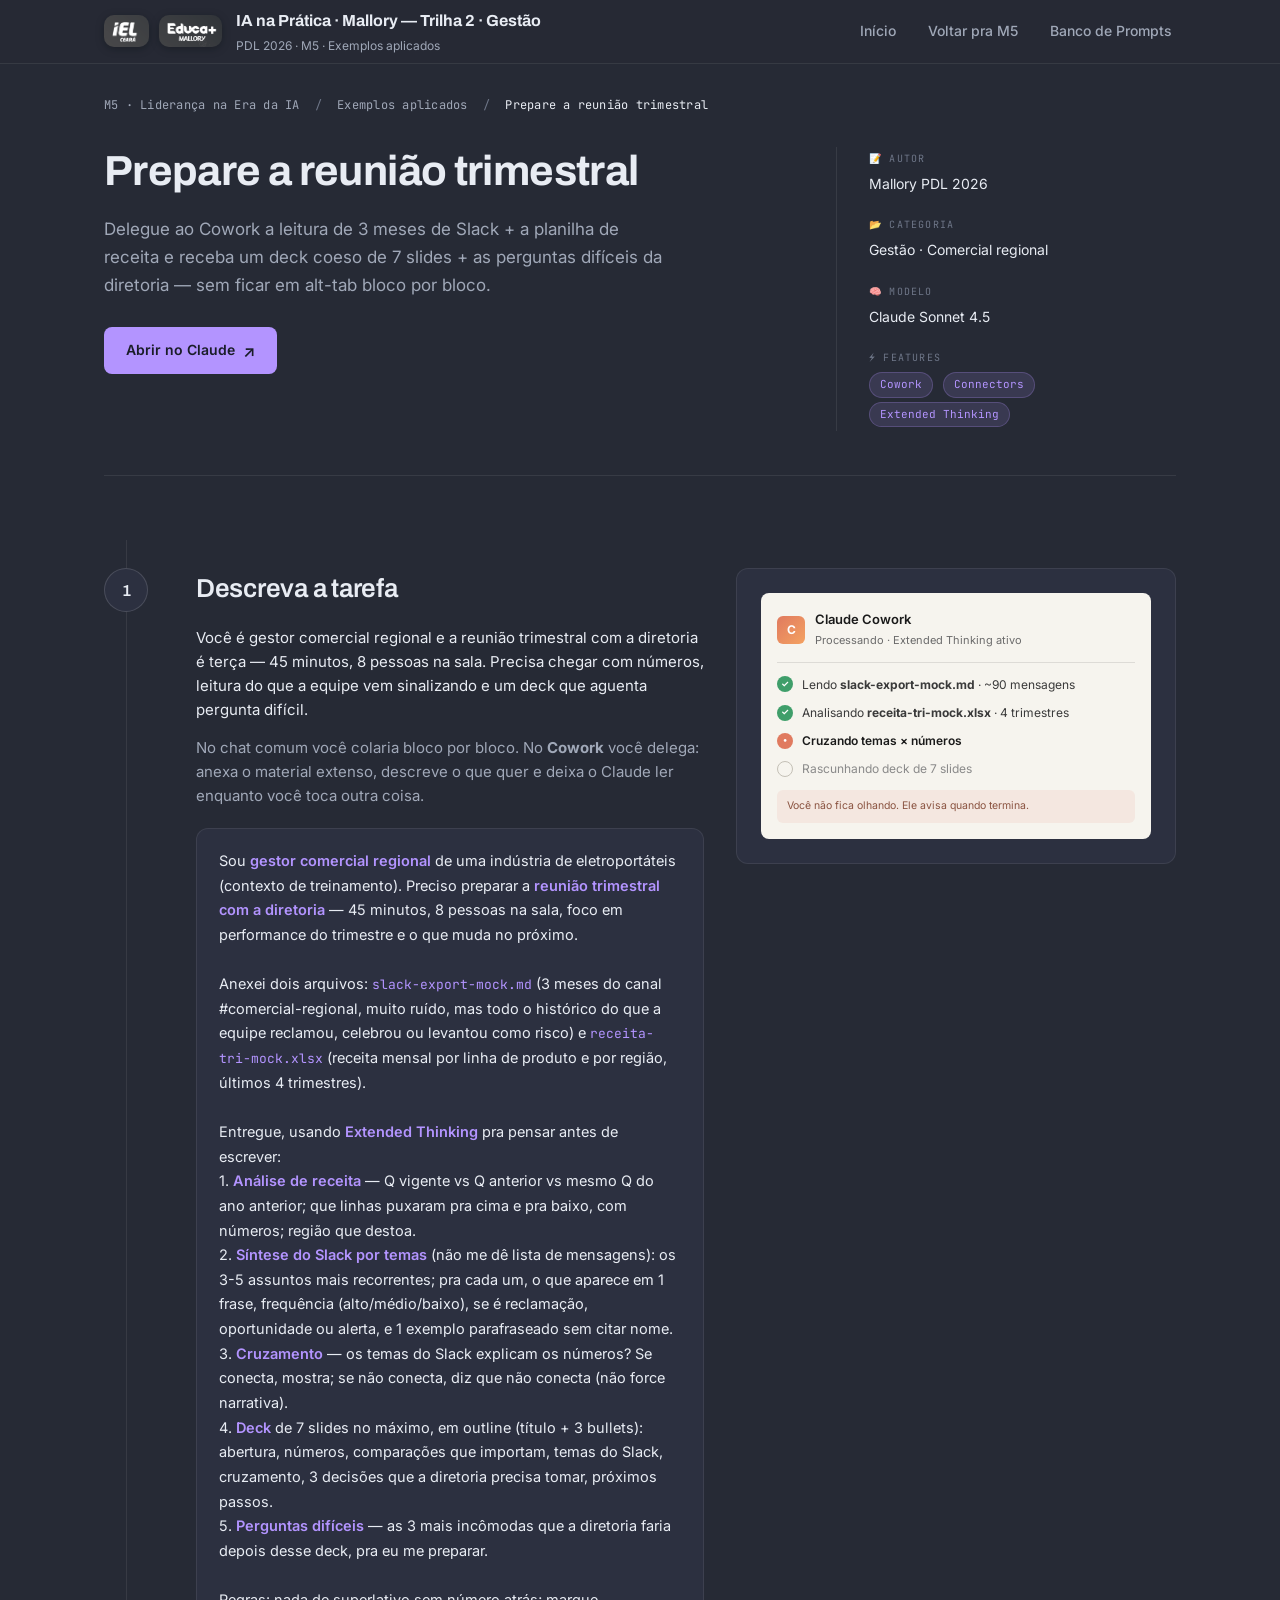
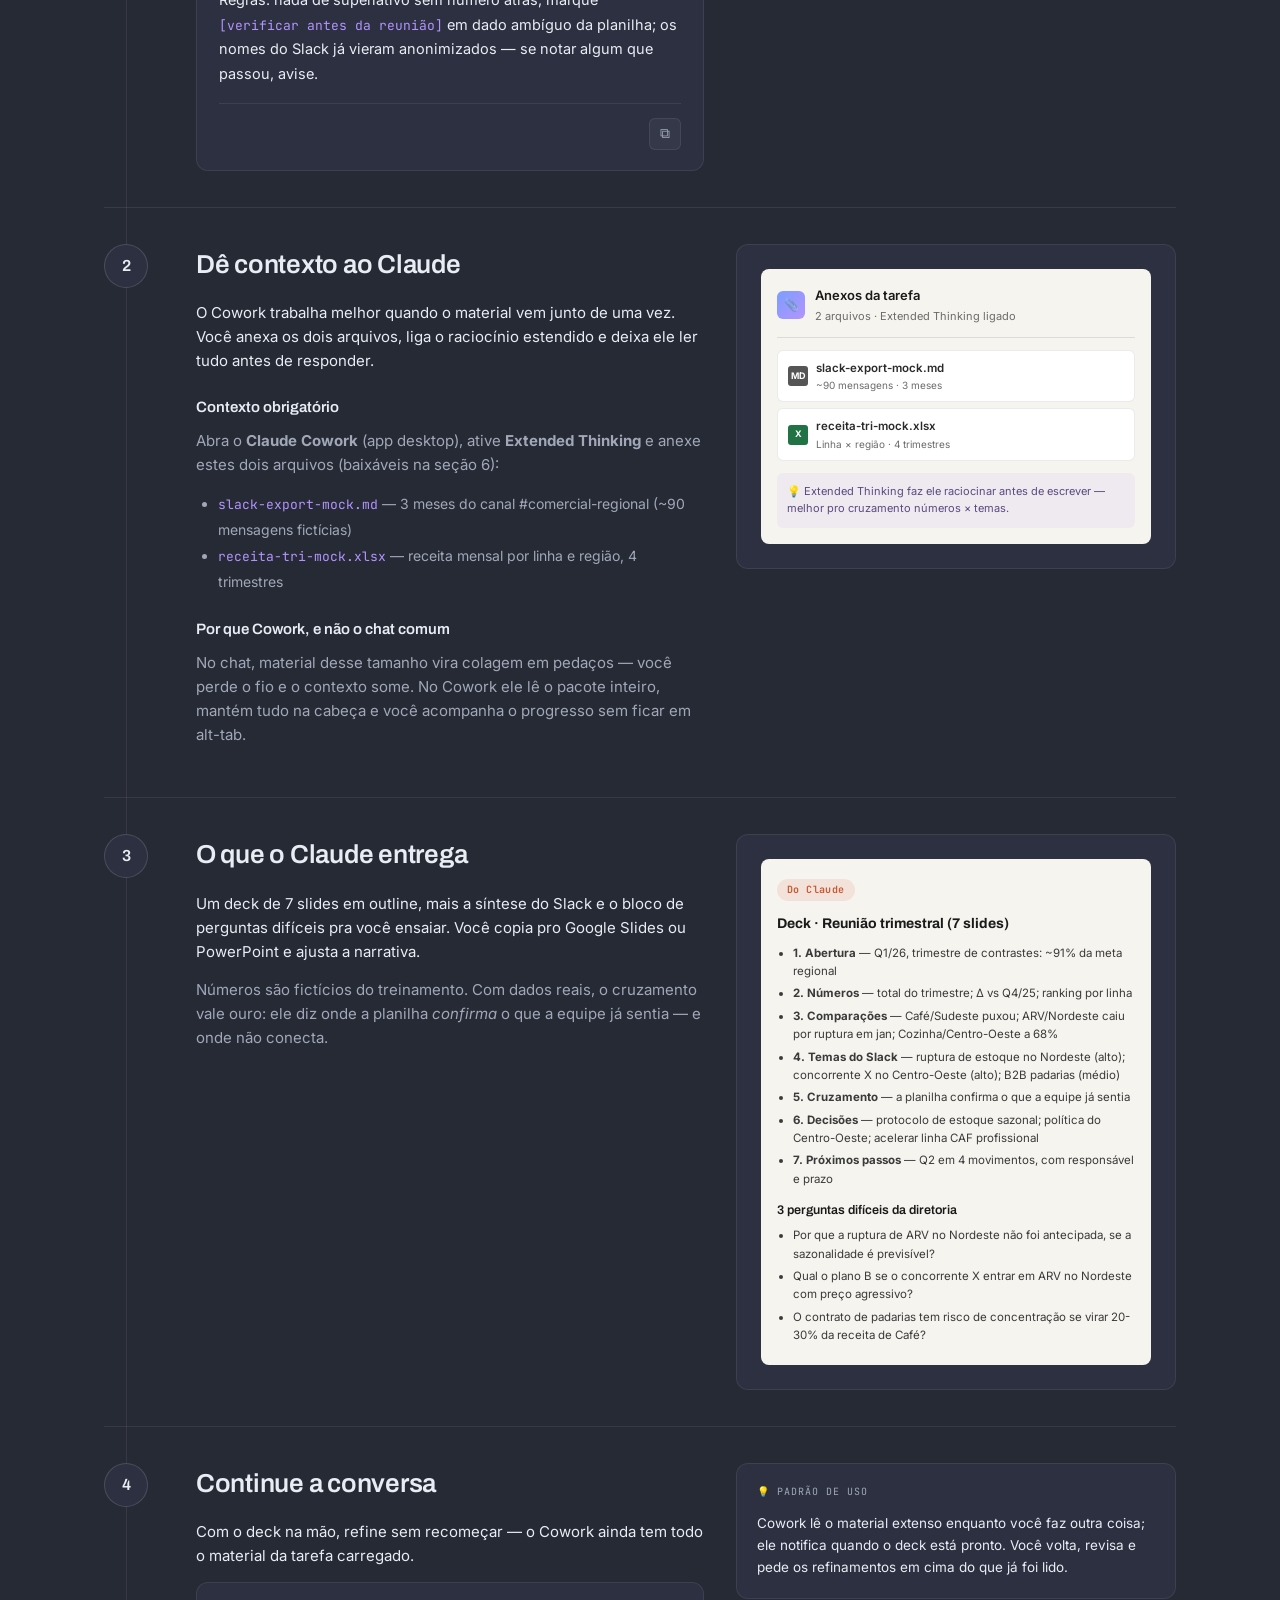
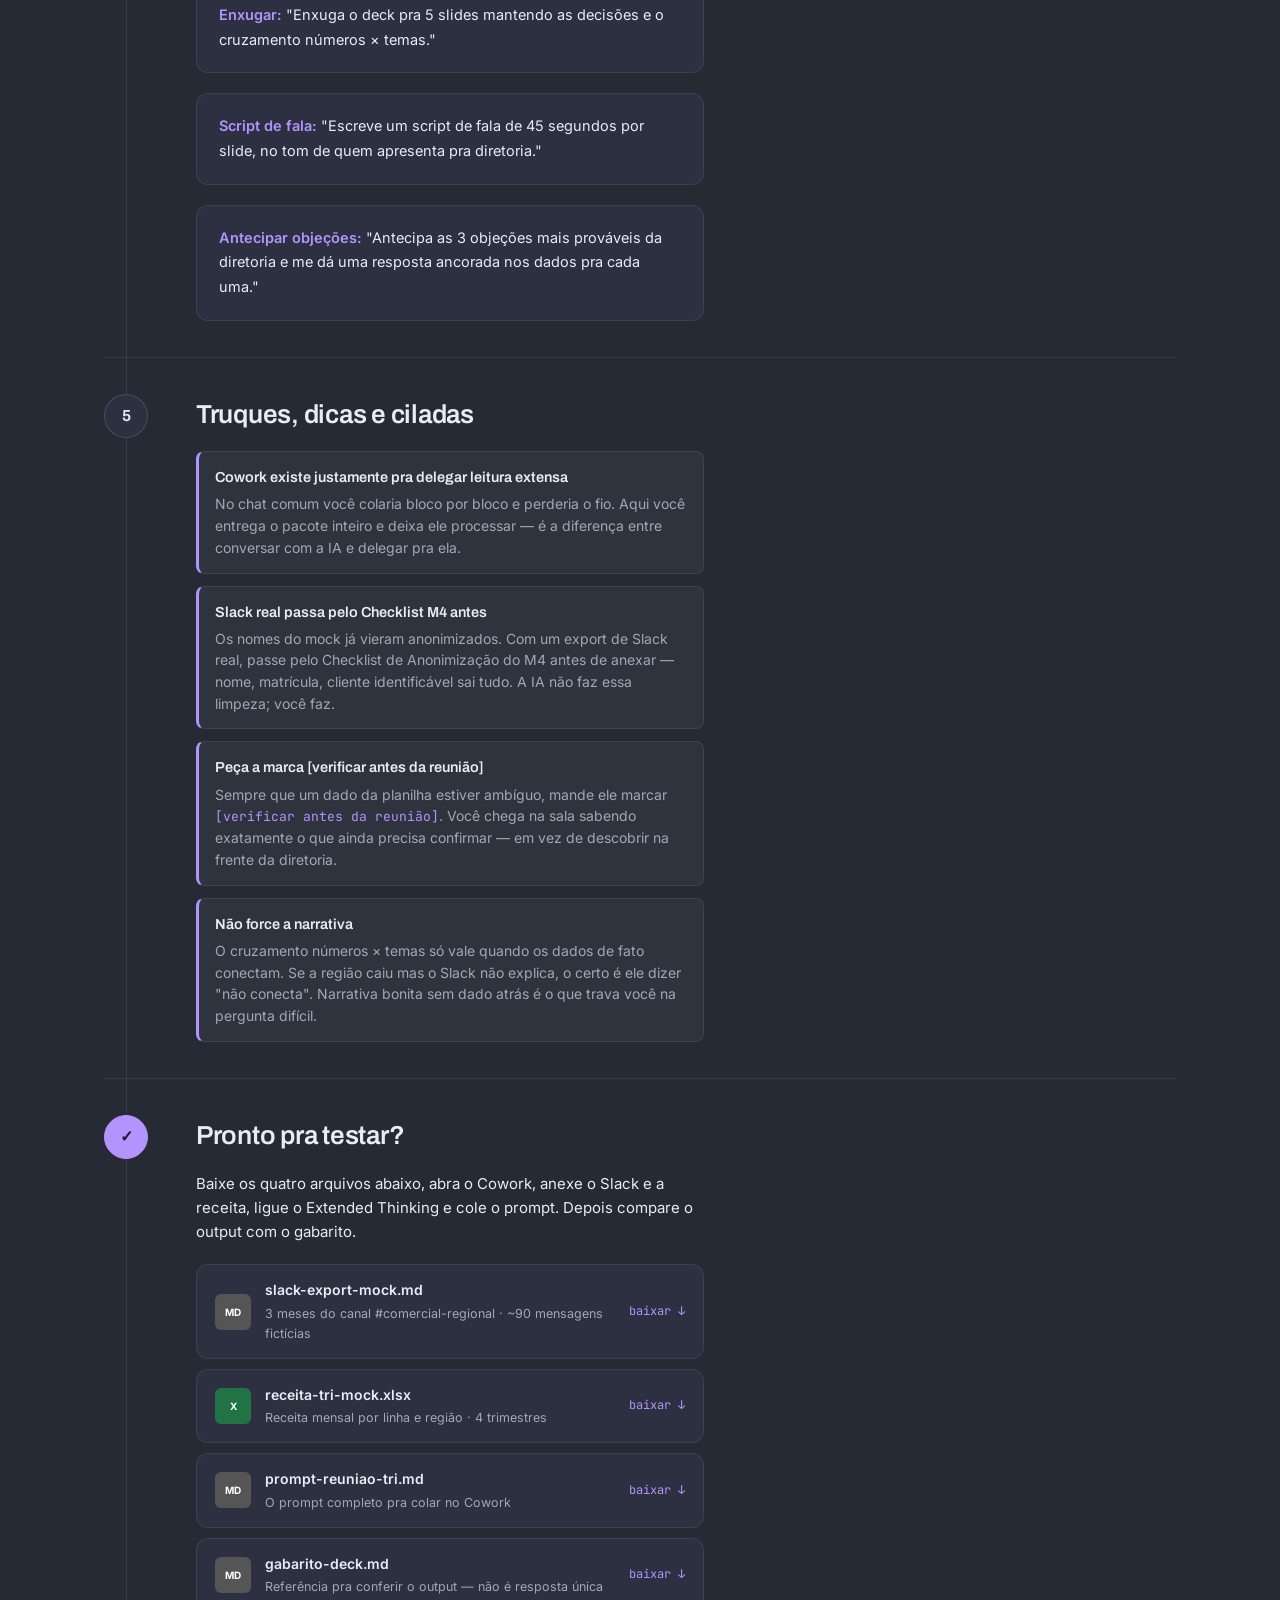
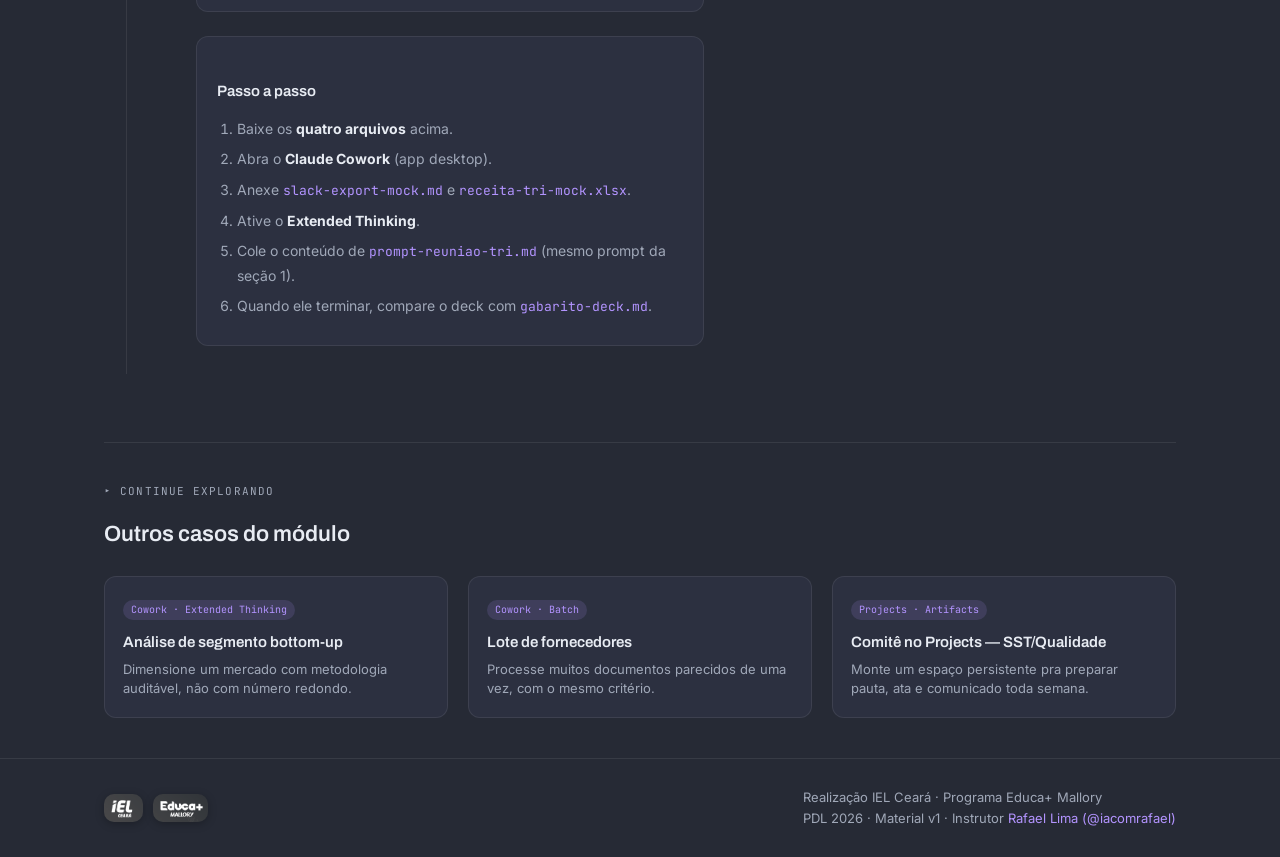
<file: m5/exemplos/reuniao-trimestral/index.html>
<!DOCTYPE html>
<html lang="pt-BR">
<head>
<meta charset="UTF-8">
<meta name="viewport" content="width=device-width, initial-scale=1.0">
<title>Prepare a reunião trimestral · M5 T2 · Mallory PDL 2026</title>
<link rel="preconnect" href="https://fonts.googleapis.com">
<link rel="preconnect" href="https://fonts.gstatic.com" crossorigin>
<link rel="stylesheet" href="https://fonts.googleapis.com/css2?family=Archivo:wght@500;600;700;800&family=Inter:wght@400;500;600;700&family=JetBrains+Mono:wght@400;500&display=swap">
<style>
:root{
  --bg-dark:#262A35;
  --bg-panel:#2C3040;
  --bg-panel-2:#31364a;
  --bg-card:rgba(255,255,255,.045);
  --bg-code:#1F2330;
  --border-subtle:rgba(255,255,255,.08);
  --border-strong:rgba(255,255,255,.14);
  --text:#E8ECF3;
  --text-muted:#A0A8B8;
  --text-dim:#6E7688;
  --accent-purple:#8A3A89;
  --accent-purple-soft:#B394FF;
  --accent-purple-glow:rgba(179,148,255,.14);
  --success:#6EE7B7;
  --danger:#F87171;
  --warning:#FBBF24;
  --radius:12px;
  --radius-sm:8px;
}

*{box-sizing:border-box;margin:0;padding:0;}

body{
  font-family:'Inter',sans-serif;
  background:var(--bg-dark);
  color:var(--text);
  line-height:1.6;
  min-height:100vh;
}

/* ===== Site chrome (self-contained) ===== */
.site-header{position:sticky;top:0;z-index:100;background:rgba(38,42,53,.92);-webkit-backdrop-filter:blur(8px);backdrop-filter:blur(8px);border-bottom:1px solid var(--border-subtle);}
.container{max-width:1120px;margin:0 auto;padding:0 24px;}
.site-header .container{display:flex;align-items:center;justify-content:space-between;gap:16px;min-height:60px;flex-wrap:wrap;padding-top:8px;padding-bottom:8px;}
.site-brand{display:flex;align-items:center;gap:14px;flex-wrap:wrap;}
.site-logos{display:flex;align-items:center;gap:10px;flex-shrink:0;}
.site-logos img{height:32px;width:auto;display:block;border-radius:10px;box-shadow:0 2px 8px rgba(0,0,0,.25);}
.site-brand-text{display:flex;flex-direction:column;gap:2px;}
.site-brand a{font-family:'Archivo',sans-serif;font-size:16px;font-weight:700;color:var(--text);text-decoration:none;}
.site-brand a:hover{color:var(--accent-purple-soft);}
.site-brand .site-meta{font-size:12px;color:var(--text-muted);}
.nav-toggle{display:inline-flex;align-items:center;gap:8px;padding:8px 12px;border:1px solid var(--border-subtle);border-radius:6px;color:var(--text);font-size:14px;background:none;cursor:pointer;}
.site-nav{display:none;width:100%;padding:8px 0 12px;}
.site-nav.is-open{display:block;}
.site-nav ul{list-style:none;padding:0;margin:0;display:flex;flex-direction:column;gap:4px;}
.site-nav a{display:block;padding:8px 4px;color:var(--text-muted);font-size:14px;font-weight:500;text-decoration:none;}
.site-nav a:hover{color:var(--accent-purple-soft);}
.site-footer{border-top:1px solid var(--border-subtle);padding:28px 0;margin-top:0;font-size:14px;color:var(--text-muted);}
.site-footer .container{display:flex;justify-content:space-between;align-items:center;gap:16px;flex-wrap:wrap;}
.site-footer .site-logos img{height:28px;}
.site-footer a{color:var(--accent-purple-soft);text-decoration:none;}
.footer-meta{font-size:13px;}
@media(min-width:900px){
  .nav-toggle{display:none;}
  .site-nav{display:block;width:auto;padding:0;}
  .site-nav ul{flex-direction:row;gap:24px;}
}

.wrap{max-width:1120px;margin:0 auto;padding:32px 24px 40px;}

/* Breadcrumb */
.crumbs{
  font-family:'JetBrains Mono',monospace;
  font-size:12px;color:var(--text-muted);
  margin-bottom:32px;letter-spacing:.02em;
}
.crumbs a{color:var(--text-muted);text-decoration:none;transition:color .15s;}
.crumbs a:hover{color:var(--accent-purple-soft);}
.crumbs .sep{margin:0 8px;color:var(--text-dim);}
.crumbs .current{color:var(--text);}

/* Hero */
.hero{
  display:grid;grid-template-columns:1fr 340px;gap:60px;
  padding-bottom:44px;border-bottom:1px solid var(--border-subtle);
  margin-bottom:56px;
}
.hero-left h1{
  font-family:'Archivo',sans-serif;font-weight:700;
  font-size:42px;line-height:1.15;letter-spacing:-0.015em;
  margin-bottom:20px;
}
.hero-lead{
  font-size:17px;color:var(--text-muted);line-height:1.65;
  margin-bottom:28px;max-width:560px;
}
.cta-primary{
  display:inline-flex;align-items:center;gap:8px;
  padding:12px 22px;border-radius:8px;
  background:var(--accent-purple-soft);color:#1a1d28;
  font-family:'Inter',sans-serif;font-weight:600;font-size:14px;
  text-decoration:none;border:none;cursor:pointer;
  transition:transform .12s, box-shadow .15s;
}
.cta-primary:hover{transform:translateY(-1px);box-shadow:0 6px 24px -6px var(--accent-purple-glow);}
.cta-primary .arrow{font-size:16px;line-height:1;}

.hero-meta{
  border-left:1px solid var(--border-subtle);padding-left:32px;
  display:flex;flex-direction:column;gap:22px;padding-top:4px;
}
.meta-label{
  font-family:'JetBrains Mono',monospace;font-size:10px;
  letter-spacing:.12em;text-transform:uppercase;
  color:var(--text-dim);margin-bottom:6px;
  display:flex;align-items:center;gap:6px;
}
.meta-value{font-size:14px;color:var(--text);}
.meta-value .feat{
  display:inline-block;margin-right:6px;margin-bottom:4px;
  padding:3px 10px;border-radius:20px;
  background:var(--accent-purple-glow);color:var(--accent-purple-soft);
  font-family:'JetBrains Mono',monospace;font-size:11px;
  border:1px solid rgba(179,148,255,.24);
}

/* Sections numeradas */
.timeline{position:relative;}
.timeline::before{
  content:'';position:absolute;
  left:22px;top:8px;bottom:8px;width:1px;
  background:var(--border-subtle);
}

.step{
  display:grid;grid-template-columns:60px 1fr 440px;gap:32px;
  padding:36px 0;position:relative;
}
.step:not(:last-child){border-bottom:1px solid var(--border-subtle);}

.step-num{
  width:44px;height:44px;border-radius:50%;
  background:var(--bg-panel);border:1px solid var(--border-strong);
  display:flex;align-items:center;justify-content:center;
  font-family:'Archivo',sans-serif;font-weight:600;font-size:16px;
  color:var(--text);position:relative;z-index:1;
}
.step-num.final{background:var(--accent-purple-soft);color:#1a1d28;border-color:var(--accent-purple-soft);}

.step-body h2{
  font-family:'Archivo',sans-serif;font-weight:600;font-size:26px;
  margin-bottom:16px;letter-spacing:-0.01em;
}
.step-body p{color:var(--text);margin-bottom:14px;font-size:15px;}
.step-body p.muted{color:var(--text-muted);}
.step-body h3{
  font-family:'Archivo',sans-serif;font-weight:600;font-size:15px;
  margin:22px 0 10px;color:var(--text);
}
.ctx-list{padding-left:22px;color:var(--text-muted);font-size:14px;margin:8px 0 20px;line-height:1.85;}
.ctx-list code,.step-body code.inline{font-family:'JetBrains Mono',monospace;color:var(--accent-purple-soft);font-size:13px;}

/* Card de prompt copiável */
.prompt-card{
  margin-top:20px;padding:20px 22px;
  background:var(--bg-panel);border:1px solid var(--border-subtle);
  border-radius:var(--radius);position:relative;
}
.prompt-card p{
  font-size:14.5px;color:var(--text);line-height:1.7;
  margin-bottom:12px;
}
.prompt-card p:last-of-type{margin-bottom:0;}
.prompt-card strong{color:var(--accent-purple-soft);font-weight:600;}
.prompt-actions{
  display:flex;gap:8px;justify-content:flex-end;margin-top:16px;
  padding-top:14px;border-top:1px solid var(--border-subtle);
}
.icon-btn{
  width:32px;height:32px;border-radius:6px;
  background:var(--bg-card);border:1px solid var(--border-subtle);
  color:var(--text-muted);cursor:pointer;
  display:flex;align-items:center;justify-content:center;
  font-size:14px;transition:all .15s;
}
.icon-btn:hover{background:var(--accent-purple-glow);color:var(--accent-purple-soft);border-color:rgba(179,148,255,.3);}
.copied-toast{position:fixed;bottom:24px;left:50%;transform:translateX(-50%);background:var(--accent-purple-soft);color:#1a1d28;font-family:'JetBrains Mono',monospace;font-size:12px;font-weight:600;padding:8px 16px;border-radius:8px;opacity:0;transition:opacity .2s;pointer-events:none;z-index:200;}
.copied-toast.show{opacity:1;}

/* Right column mockups */
.step-visual{
  background:var(--bg-panel);border:1px solid var(--border-subtle);
  border-radius:var(--radius);padding:24px;
  align-self:start;position:sticky;top:80px;
}
.step-visual.no-sticky{position:static;}

/* Mockup: project workspace */
.mock-project{
  background:#f6f4ee;border-radius:8px;padding:16px;color:#2a2a2a;
  font-family:'Inter',sans-serif;font-size:12px;
}
.mock-project-head{
  display:flex;align-items:center;gap:10px;padding-bottom:12px;
  border-bottom:1px solid rgba(0,0,0,.1);margin-bottom:12px;
}
.mock-icon{
  width:28px;height:28px;border-radius:6px;
  background:linear-gradient(135deg,#e07a5f,#f4a261);
  display:flex;align-items:center;justify-content:center;
  color:white;font-weight:700;font-size:12px;
}
.mock-project-title{font-weight:600;color:#1a1a1a;font-size:13px;}
.mock-project-meta{color:#6b6b6b;font-size:11px;margin-top:2px;}
.mock-instructions{
  background:white;border:1px solid rgba(0,0,0,.08);border-radius:6px;
  padding:12px;font-size:11.5px;line-height:1.5;color:#3a3a3a;
  max-height:180px;overflow:hidden;position:relative;
}
.mock-instructions::after{
  content:'';position:absolute;bottom:0;left:0;right:0;height:40px;
  background:linear-gradient(transparent,white);
}
.mock-files{margin-top:10px;display:flex;flex-direction:column;gap:6px;}
.mock-file{
  display:flex;align-items:center;gap:8px;
  padding:8px 10px;background:white;border:1px solid rgba(0,0,0,.08);
  border-radius:6px;font-size:11.5px;color:#2a2a2a;
}
.mock-file-icon{
  width:20px;height:20px;border-radius:3px;
  display:flex;align-items:center;justify-content:center;
  color:white;font-size:9px;font-weight:700;flex-shrink:0;
}
.mock-file-icon.docx{background:#2b579a;}
.mock-file-icon.md{background:#555;}

/* Mockup: output do Claude */
.mock-output{
  background:#f6f4ee;border-radius:8px;padding:16px;color:#2a2a2a;
}
.mock-output-tag{
  display:inline-block;padding:3px 10px;border-radius:12px;
  background:rgba(224,122,95,.15);color:#c8552e;
  font-family:'JetBrains Mono',monospace;font-size:10px;
  margin-bottom:12px;font-weight:600;letter-spacing:.04em;
}
.mock-output h4{
  font-family:'Archivo',sans-serif;font-size:14px;color:#1a1a1a;
  font-weight:700;margin-bottom:8px;
}
.mock-output p{font-size:12px;color:#3a3a3a;margin-bottom:8px;line-height:1.55;}
.mock-output ul{padding-left:16px;font-size:11.5px;color:#3a3a3a;line-height:1.6;margin:0;}
.mock-output ul li{margin-bottom:4px;}
.mock-output .sub-h{
  font-family:'Archivo',sans-serif;font-weight:600;
  color:#1a1a1a;font-size:12.5px;margin:12px 0 6px;
}

/* Callouts */
.tip-list{display:flex;flex-direction:column;gap:12px;margin-top:12px;}
.tip{
  padding:14px 16px;border-radius:var(--radius-sm);
  background:var(--bg-card);border:1px solid var(--border-subtle);
  border-left:3px solid var(--accent-purple-soft);
}
.tip h3{
  font-family:'Archivo',sans-serif;font-weight:600;font-size:14.5px;
  color:var(--text);margin:0 0 4px;
}
.tip p{font-size:14px;color:var(--text-muted);margin:0;line-height:1.55;}

/* Ready to try */
.ready-actions{
  display:flex;flex-direction:column;gap:10px;margin-top:20px;
}
.download-btn{
  display:flex;align-items:center;gap:14px;
  padding:14px 18px;
  background:var(--bg-panel);border:1px solid var(--border-subtle);
  border-radius:var(--radius);color:var(--text);text-decoration:none;
  transition:all .15s;
}
.download-btn:hover{border-color:var(--accent-purple-soft);background:var(--accent-purple-glow);}
.dl-icon{
  width:36px;height:36px;border-radius:6px;
  display:flex;align-items:center;justify-content:center;
  color:white;font-weight:700;font-size:10px;flex-shrink:0;
}
.dl-icon.docx{background:#2b579a;}
.dl-icon.md{background:#555;}
.dl-icon.xlsx{background:#217346;}
.dl-icon.pdf{background:#c0392b;}
.dl-info{flex:1;}
.dl-name{font-weight:600;font-size:14px;color:var(--text);}
.dl-desc{font-size:12.5px;color:var(--text-muted);margin-top:2px;}
.dl-action{color:var(--accent-purple-soft);font-size:12px;font-family:'JetBrains Mono',monospace;}

.next-steps{
  margin-top:24px;padding:20px;background:var(--bg-panel);
  border-radius:var(--radius);border:1px solid var(--border-subtle);
}
.next-steps h3{font-size:15px;margin-bottom:14px;font-family:'Archivo',sans-serif;font-weight:600;}
.next-steps ol{padding-left:20px;color:var(--text-muted);font-size:14px;line-height:1.75;}
.next-steps ol li{margin-bottom:6px;}
.next-steps ol li strong{color:var(--text);}
.next-steps code{font-family:'JetBrains Mono',monospace;color:var(--accent-purple-soft);font-size:13px;}

/* Related */
.related{
  margin-top:60px;padding-top:40px;border-top:1px solid var(--border-subtle);
}
.related-eyebrow{
  font-family:'JetBrains Mono',monospace;font-size:11px;
  letter-spacing:.1em;text-transform:uppercase;color:var(--text-muted);
  margin-bottom:16px;
}
.related h2{
  font-family:'Archivo',sans-serif;font-weight:600;font-size:22px;
  margin-bottom:24px;
}
.related-grid{
  display:grid;grid-template-columns:repeat(3,1fr);gap:20px;
}
.related-card{
  padding:18px;background:var(--bg-panel);border:1px solid var(--border-subtle);
  border-radius:var(--radius);cursor:pointer;transition:all .15s;
  text-decoration:none;color:inherit;display:block;
}
.related-card:hover{border-color:var(--accent-purple-soft);transform:translateY(-2px);}
.related-card .feat{
  display:inline-block;padding:2px 8px;border-radius:12px;
  background:var(--accent-purple-glow);color:var(--accent-purple-soft);
  font-family:'JetBrains Mono',monospace;font-size:10px;
  margin-bottom:10px;
}
.related-card h3{
  font-family:'Archivo',sans-serif;font-weight:600;font-size:15px;
  margin-bottom:6px;
}
.related-card p{font-size:13px;color:var(--text-muted);line-height:1.5;}

/* Responsive */
@media (max-width:900px){
  .hero{grid-template-columns:1fr;gap:32px;}
  .hero-meta{border-left:none;padding-left:0;border-top:1px solid var(--border-subtle);padding-top:24px;}
  .step{grid-template-columns:44px 1fr;gap:20px;}
  .step-visual{grid-column:2/-1;position:static;}
  .related-grid{grid-template-columns:1fr;}
}

/* Print */
@media print{
  .site-header,.nav-toggle,.cta-primary,.related,.prompt-actions{display:none !important;}
  .timeline::before{display:none;}
  .step{display:block;padding:20px 0;break-inside:avoid;}
  .step-num{margin-bottom:10px;}
  .step-visual{position:static !important;margin-top:16px;break-inside:avoid;}
  .hero{grid-template-columns:1fr;}
  body{background:#fff;color:#111;}
  .mock-instructions{max-height:none;}
  .mock-instructions::after{display:none;}
}
</style>
</head>
<body>

<header class="site-header">
  <div class="container">
    <div class="site-brand">
      <div class="site-logos">
        <img src="../../../assets/logos/iel-ceara.png" alt="IEL Ceará">
        <img src="../../../assets/logos/educa-mais-mallory.png" alt="Educa+ Mallory">
      </div>
      <div class="site-brand-text">
        <a href="../../../">IA na Prática · Mallory — Trilha 2 · Gestão</a>
        <span class="site-meta">PDL 2026 · M5 · Exemplos aplicados</span>
      </div>
    </div>
    <button class="nav-toggle" aria-expanded="false" aria-controls="site-nav">Menu</button>
    <nav class="site-nav" id="site-nav" aria-label="Navegação principal">
      <ul>
        <li><a href="../../../">Início</a></li>
        <li><a href="../../">Voltar pra M5</a></li>
        <li><a href="../../../banco-de-prompts/">Banco de Prompts</a></li>
      </ul>
    </nav>
  </div>
</header>

<main>
<div class="wrap">

<!-- Breadcrumb -->
<nav class="crumbs">
  <a href="../../">M5 · Liderança na Era da IA</a>
  <span class="sep">/</span>
  <a href="../../#caso-3">Exemplos aplicados</a>
  <span class="sep">/</span>
  <span class="current">Prepare a reunião trimestral</span>
</nav>

<!-- Hero -->
<div class="hero">
  <div class="hero-left">
    <h1>Prepare a reunião trimestral</h1>
    <p class="hero-lead">Delegue ao Cowork a leitura de 3 meses de Slack + a planilha de receita e receba um deck coeso de 7 slides + as perguntas difíceis da diretoria — sem ficar em alt-tab bloco por bloco.</p>
    <a href="https://claude.ai/" target="_blank" rel="noopener" class="cta-primary">Abrir no Claude <span class="arrow">↗</span></a>
  </div>

  <aside class="hero-meta">
    <div class="meta-item">
      <div class="meta-label">📝 Autor</div>
      <div class="meta-value">Mallory PDL 2026</div>
    </div>
    <div class="meta-item">
      <div class="meta-label">📂 Categoria</div>
      <div class="meta-value">Gestão · Comercial regional</div>
    </div>
    <div class="meta-item">
      <div class="meta-label">🧠 Modelo</div>
      <div class="meta-value">Claude Sonnet 4.5</div>
    </div>
    <div class="meta-item">
      <div class="meta-label">⚡ Features</div>
      <div class="meta-value">
        <span class="feat">Cowork</span>
        <span class="feat">Connectors</span>
        <span class="feat">Extended Thinking</span>
      </div>
    </div>
  </aside>
</div>

<!-- Timeline -->
<div class="timeline">

  <!-- STEP 1 · Descreva a tarefa -->
  <section class="step">
    <div class="step-num">1</div>
    <div class="step-body">
      <h2>Descreva a tarefa</h2>
      <p>Você é gestor comercial regional e a reunião trimestral com a diretoria é terça — 45 minutos, 8 pessoas na sala. Precisa chegar com números, leitura do que a equipe vem sinalizando e um deck que aguenta pergunta difícil.</p>
      <p class="muted">No chat comum você colaria bloco por bloco. No <strong>Cowork</strong> você delega: anexa o material extenso, descreve o que quer e deixa o Claude ler enquanto você toca outra coisa.</p>

      <div class="prompt-card">
        <p data-copy>Sou <strong>gestor comercial regional</strong> de uma indústria de eletroportáteis (contexto de treinamento). Preciso preparar a <strong>reunião trimestral com a diretoria</strong> — 45 minutos, 8 pessoas na sala, foco em performance do trimestre e o que muda no próximo.
<br><br>Anexei dois arquivos: <code class="inline">slack-export-mock.md</code> (3 meses do canal #comercial-regional, muito ruído, mas todo o histórico do que a equipe reclamou, celebrou ou levantou como risco) e <code class="inline">receita-tri-mock.xlsx</code> (receita mensal por linha de produto e por região, últimos 4 trimestres).
<br><br>Entregue, usando <strong>Extended Thinking</strong> pra pensar antes de escrever:
<br>1. <strong>Análise de receita</strong> — Q vigente vs Q anterior vs mesmo Q do ano anterior; que linhas puxaram pra cima e pra baixo, com números; região que destoa.
<br>2. <strong>Síntese do Slack por temas</strong> (não me dê lista de mensagens): os 3-5 assuntos mais recorrentes; pra cada um, o que aparece em 1 frase, frequência (alto/médio/baixo), se é reclamação, oportunidade ou alerta, e 1 exemplo parafraseado sem citar nome.
<br>3. <strong>Cruzamento</strong> — os temas do Slack explicam os números? Se conecta, mostra; se não conecta, diz que não conecta (não force narrativa).
<br>4. <strong>Deck</strong> de 7 slides no máximo, em outline (título + 3 bullets): abertura, números, comparações que importam, temas do Slack, cruzamento, 3 decisões que a diretoria precisa tomar, próximos passos.
<br>5. <strong>Perguntas difíceis</strong> — as 3 mais incômodas que a diretoria faria depois desse deck, pra eu me preparar.
<br><br>Regras: nada de superlativo sem número atrás; marque <code class="inline">[verificar antes da reunião]</code> em dado ambíguo da planilha; os nomes do Slack já vieram anonimizados — se notar algum que passou, avise.</p>
        <div class="prompt-actions">
          <button class="icon-btn" title="Copiar prompt" data-copy-btn>⧉</button>
        </div>
      </div>
    </div>

    <aside class="step-visual">
      <div class="mock-project">
        <div class="mock-project-head">
          <div class="mock-icon">C</div>
          <div>
            <div class="mock-project-title">Claude Cowork</div>
            <div class="mock-project-meta">Processando · Extended Thinking ativo</div>
          </div>
        </div>
        <div style="display:flex;flex-direction:column;gap:9px;">
          <div style="display:flex;align-items:center;gap:9px;">
            <div style="width:16px;height:16px;border-radius:50%;background:#3f9e6a;color:white;display:flex;align-items:center;justify-content:center;font-size:9px;font-weight:700;flex-shrink:0;">✓</div>
            <div style="color:#3a3a3a;">Lendo <strong>slack-export-mock.md</strong> · ~90 mensagens</div>
          </div>
          <div style="display:flex;align-items:center;gap:9px;">
            <div style="width:16px;height:16px;border-radius:50%;background:#3f9e6a;color:white;display:flex;align-items:center;justify-content:center;font-size:9px;font-weight:700;flex-shrink:0;">✓</div>
            <div style="color:#3a3a3a;">Analisando <strong>receita-tri-mock.xlsx</strong> · 4 trimestres</div>
          </div>
          <div style="display:flex;align-items:center;gap:9px;">
            <div style="width:16px;height:16px;border-radius:50%;background:#e07a5f;color:white;display:flex;align-items:center;justify-content:center;font-size:9px;font-weight:700;flex-shrink:0;">•</div>
            <div style="color:#1a1a1a;font-weight:600;">Cruzando temas × números</div>
          </div>
          <div style="display:flex;align-items:center;gap:9px;">
            <div style="width:16px;height:16px;border-radius:50%;border:1.5px solid #c4c0b6;flex-shrink:0;"></div>
            <div style="color:#8a8a8a;">Rascunhando deck de 7 slides</div>
          </div>
        </div>
        <div style="margin-top:12px;padding:8px 10px;background:rgba(224,122,95,.1);border-radius:6px;font-size:10.5px;color:#8a5340;">
          Você não fica olhando. Ele avisa quando termina.
        </div>
      </div>
    </aside>
  </section>

  <!-- STEP 2 · Dê contexto -->
  <section class="step">
    <div class="step-num">2</div>
    <div class="step-body">
      <h2>Dê contexto ao Claude</h2>
      <p>O Cowork trabalha melhor quando o material vem junto de uma vez. Você anexa os dois arquivos, liga o raciocínio estendido e deixa ele ler tudo antes de responder.</p>

      <h3>Contexto obrigatório</h3>
      <p class="muted">Abra o <strong>Claude Cowork</strong> (app desktop), ative <strong>Extended Thinking</strong> e anexe estes dois arquivos (baixáveis na seção 6):</p>
      <ul class="ctx-list">
        <li><code>slack-export-mock.md</code> — 3 meses do canal #comercial-regional (~90 mensagens fictícias)</li>
        <li><code>receita-tri-mock.xlsx</code> — receita mensal por linha e região, 4 trimestres</li>
      </ul>

      <h3>Por que Cowork, e não o chat comum</h3>
      <p class="muted">No chat, material desse tamanho vira colagem em pedaços — você perde o fio e o contexto some. No Cowork ele lê o pacote inteiro, mantém tudo na cabeça e você acompanha o progresso sem ficar em alt-tab.</p>
    </div>

    <aside class="step-visual">
      <div class="mock-project">
        <div class="mock-project-head">
          <div class="mock-icon" style="background:linear-gradient(135deg,#7B9EFF,#B394FF);">📎</div>
          <div>
            <div class="mock-project-title">Anexos da tarefa</div>
            <div class="mock-project-meta">2 arquivos · Extended Thinking ligado</div>
          </div>
        </div>
        <div class="mock-files">
          <div class="mock-file">
            <div class="mock-file-icon md">MD</div>
            <div>
              <div style="font-weight:600;">slack-export-mock.md</div>
              <div style="color:#6b6b6b;font-size:10px;">~90 mensagens · 3 meses</div>
            </div>
          </div>
          <div class="mock-file">
            <div class="mock-file-icon" style="background:#217346;">X</div>
            <div>
              <div style="font-weight:600;">receita-tri-mock.xlsx</div>
              <div style="color:#6b6b6b;font-size:10px;">Linha × região · 4 trimestres</div>
            </div>
          </div>
        </div>
        <div style="margin-top:12px;padding:10px;background:rgba(179,148,255,.1);border-radius:6px;font-size:11px;color:#5a4a80;">
          💡 Extended Thinking faz ele raciocinar antes de escrever — melhor pro cruzamento números × temas.
        </div>
      </div>
    </aside>
  </section>

  <!-- STEP 3 · O que o Claude entrega -->
  <section class="step">
    <div class="step-num">3</div>
    <div class="step-body">
      <h2>O que o Claude entrega</h2>
      <p>Um deck de 7 slides em outline, mais a síntese do Slack e o bloco de perguntas difíceis pra você ensaiar. Você copia pro Google Slides ou PowerPoint e ajusta a narrativa.</p>
      <p class="muted">Números são fictícios do treinamento. Com dados reais, o cruzamento vale ouro: ele diz onde a planilha <em>confirma</em> o que a equipe já sentia — e onde não conecta.</p>
    </div>

    <aside class="step-visual">
      <div class="mock-output">
        <div class="mock-output-tag">Do Claude</div>
        <h4>Deck · Reunião trimestral (7 slides)</h4>
        <ul>
          <li><strong>1. Abertura</strong> — Q1/26, trimestre de contrastes: ~91% da meta regional</li>
          <li><strong>2. Números</strong> — total do trimestre; Δ vs Q4/25; ranking por linha</li>
          <li><strong>3. Comparações</strong> — Café/Sudeste puxou; ARV/Nordeste caiu por ruptura em jan; Cozinha/Centro-Oeste a 68%</li>
          <li><strong>4. Temas do Slack</strong> — ruptura de estoque no Nordeste (alto); concorrente X no Centro-Oeste (alto); B2B padarias (médio)</li>
          <li><strong>5. Cruzamento</strong> — a planilha confirma o que a equipe já sentia</li>
          <li><strong>6. Decisões</strong> — protocolo de estoque sazonal; política do Centro-Oeste; acelerar linha CAF profissional</li>
          <li><strong>7. Próximos passos</strong> — Q2 em 4 movimentos, com responsável e prazo</li>
        </ul>

        <div class="sub-h">3 perguntas difíceis da diretoria</div>
        <ul>
          <li>Por que a ruptura de ARV no Nordeste não foi antecipada, se a sazonalidade é previsível?</li>
          <li>Qual o plano B se o concorrente X entrar em ARV no Nordeste com preço agressivo?</li>
          <li>O contrato de padarias tem risco de concentração se virar 20-30% da receita de Café?</li>
        </ul>
      </div>
    </aside>
  </section>

  <!-- STEP 4 · Continue a conversa -->
  <section class="step">
    <div class="step-num">4</div>
    <div class="step-body">
      <h2>Continue a conversa</h2>
      <p>Com o deck na mão, refine sem recomeçar — o Cowork ainda tem todo o material da tarefa carregado.</p>

      <div class="prompt-card" style="margin-top:14px;">
        <p><strong>Enxugar:</strong> "Enxuga o deck pra 5 slides mantendo as decisões e o cruzamento números × temas."</p>
      </div>
      <div class="prompt-card">
        <p><strong>Script de fala:</strong> "Escreve um script de fala de 45 segundos por slide, no tom de quem apresenta pra diretoria."</p>
      </div>
      <div class="prompt-card">
        <p><strong>Antecipar objeções:</strong> "Antecipa as 3 objeções mais prováveis da diretoria e me dá uma resposta ancorada nos dados pra cada uma."</p>
      </div>
    </div>

    <aside class="step-visual no-sticky" style="background:transparent;border:none;padding:0;">
      <div style="padding:20px;background:var(--bg-panel);border:1px solid var(--border-subtle);border-radius:var(--radius);">
        <div style="font-family:'JetBrains Mono',monospace;font-size:10px;color:var(--text-muted);letter-spacing:.1em;text-transform:uppercase;margin-bottom:12px;">💡 Padrão de uso</div>
        <p style="font-size:13.5px;color:var(--text);line-height:1.65;margin:0;">Cowork lê o material extenso enquanto você faz outra coisa; ele notifica quando o deck está pronto. Você volta, revisa e pede os refinamentos em cima do que já foi lido.</p>
      </div>
    </aside>
  </section>

  <!-- STEP 5 · Truques, dicas e ciladas -->
  <section class="step">
    <div class="step-num">5</div>
    <div class="step-body">
      <h2>Truques, dicas e ciladas</h2>

      <div class="tip-list">
        <div class="tip">
          <h3>Cowork existe justamente pra delegar leitura extensa</h3>
          <p>No chat comum você colaria bloco por bloco e perderia o fio. Aqui você entrega o pacote inteiro e deixa ele processar — é a diferença entre conversar com a IA e delegar pra ela.</p>
        </div>
        <div class="tip">
          <h3>Slack real passa pelo Checklist M4 antes</h3>
          <p>Os nomes do mock já vieram anonimizados. Com um export de Slack real, passe pelo Checklist de Anonimização do M4 antes de anexar — nome, matrícula, cliente identificável sai tudo. A IA não faz essa limpeza; você faz.</p>
        </div>
        <div class="tip">
          <h3>Peça a marca [verificar antes da reunião]</h3>
          <p>Sempre que um dado da planilha estiver ambíguo, mande ele marcar <code class="inline">[verificar antes da reunião]</code>. Você chega na sala sabendo exatamente o que ainda precisa confirmar — em vez de descobrir na frente da diretoria.</p>
        </div>
        <div class="tip">
          <h3>Não force a narrativa</h3>
          <p>O cruzamento números × temas só vale quando os dados de fato conectam. Se a região caiu mas o Slack não explica, o certo é ele dizer "não conecta". Narrativa bonita sem dado atrás é o que trava você na pergunta difícil.</p>
        </div>
      </div>
    </div>
  </section>

  <!-- STEP 6 · Pronto pra testar -->
  <section class="step">
    <div class="step-num final">✓</div>
    <div class="step-body">
      <h2>Pronto pra testar?</h2>
      <p>Baixe os quatro arquivos abaixo, abra o Cowork, anexe o Slack e a receita, ligue o Extended Thinking e cole o prompt. Depois compare o output com o gabarito.</p>

      <div class="ready-actions">
        <a href="../../../assets/exemplos/reuniao-trimestral/slack-export-mock.md" download class="download-btn">
          <div class="dl-icon md">MD</div>
          <div class="dl-info">
            <div class="dl-name">slack-export-mock.md</div>
            <div class="dl-desc">3 meses do canal #comercial-regional · ~90 mensagens fictícias</div>
          </div>
          <div class="dl-action">baixar ↓</div>
        </a>
        <a href="../../../assets/exemplos/reuniao-trimestral/receita-tri-mock.xlsx" download class="download-btn">
          <div class="dl-icon xlsx">X</div>
          <div class="dl-info">
            <div class="dl-name">receita-tri-mock.xlsx</div>
            <div class="dl-desc">Receita mensal por linha e região · 4 trimestres</div>
          </div>
          <div class="dl-action">baixar ↓</div>
        </a>
        <a href="../../../assets/exemplos/reuniao-trimestral/prompt-reuniao-tri.md" download class="download-btn">
          <div class="dl-icon md">MD</div>
          <div class="dl-info">
            <div class="dl-name">prompt-reuniao-tri.md</div>
            <div class="dl-desc">O prompt completo pra colar no Cowork</div>
          </div>
          <div class="dl-action">baixar ↓</div>
        </a>
        <a href="../../../assets/exemplos/reuniao-trimestral/gabarito-deck.md" download class="download-btn">
          <div class="dl-icon md">MD</div>
          <div class="dl-info">
            <div class="dl-name">gabarito-deck.md</div>
            <div class="dl-desc">Referência pra conferir o output — não é resposta única</div>
          </div>
          <div class="dl-action">baixar ↓</div>
        </a>
      </div>

      <div class="next-steps">
        <h3>Passo a passo</h3>
        <ol>
          <li>Baixe os <strong>quatro arquivos</strong> acima.</li>
          <li>Abra o <strong>Claude Cowork</strong> (app desktop).</li>
          <li>Anexe <code>slack-export-mock.md</code> e <code>receita-tri-mock.xlsx</code>.</li>
          <li>Ative o <strong>Extended Thinking</strong>.</li>
          <li>Cole o conteúdo de <code>prompt-reuniao-tri.md</code> (mesmo prompt da seção 1).</li>
          <li>Quando ele terminar, compare o deck com <code>gabarito-deck.md</code>.</li>
        </ol>
      </div>
    </div>
  </section>

</div>

<!-- Related -->
<section class="related">
  <div class="related-eyebrow">▸ Continue explorando</div>
  <h2>Outros casos do módulo</h2>
  <div class="related-grid">
    <a href="../analise-segmento/" class="related-card">
      <span class="feat">Cowork · Extended Thinking</span>
      <h3>Análise de segmento bottom-up</h3>
      <p>Dimensione um mercado com metodologia auditável, não com número redondo.</p>
    </a>
    <a href="../lote-fornecedores/" class="related-card">
      <span class="feat">Cowork · Batch</span>
      <h3>Lote de fornecedores</h3>
      <p>Processe muitos documentos parecidos de uma vez, com o mesmo critério.</p>
    </a>
    <a href="../comite-sst-projects/" class="related-card">
      <span class="feat">Projects · Artifacts</span>
      <h3>Comitê no Projects — SST/Qualidade</h3>
      <p>Monte um espaço persistente pra preparar pauta, ata e comunicado toda semana.</p>
    </a>
  </div>
</section>

</div>
</main>

<footer class="site-footer">
  <div class="container">
    <div class="site-logos">
      <img src="../../../assets/logos/iel-ceara.png" alt="IEL Ceará">
      <img src="../../../assets/logos/educa-mais-mallory.png" alt="Educa+ Mallory">
    </div>
    <div class="footer-meta">
      Realização IEL Ceará · Programa Educa+ Mallory<br>
      PDL 2026 · Material v1 · Instrutor <a href="https://www.instagram.com/iacomrafael/" target="_blank" rel="noopener">Rafael Lima (@iacomrafael)</a>
    </div>
  </div>
</footer>

<div class="copied-toast" id="copied-toast">copiado ✓</div>

<script>
// Copiar prompt
document.querySelectorAll('[data-copy-btn]').forEach(function(btn){
  btn.addEventListener('click', function(){
    var card = btn.closest('.prompt-card');
    var el = card.querySelector('[data-copy]') || card.querySelector('p');
    var texto = el ? el.innerText : '';
    var toast = document.getElementById('copied-toast');
    function done(){ if(toast){toast.classList.add('show');setTimeout(function(){toast.classList.remove('show');},1400);} }
    if(navigator.clipboard && window.isSecureContext){ navigator.clipboard.writeText(texto).then(done,done); }
    else { done(); }
  });
});

// Nav mobile
(function(){
  var t = document.querySelector('.nav-toggle');
  var n = document.getElementById('site-nav');
  if(!t || !n) return;
  t.addEventListener('click', function(){
    var open = n.classList.toggle('is-open');
    t.setAttribute('aria-expanded', String(open));
  });
})();
</script>
</body>
</html>
</file>
<file: assets/style.css>
/* ==========================================================================
   IA na Prática · Mallory — Trilha 1 · Supervisão
   Design system: _shared/design-system.md (fonte de verdade)
   Organização: 1.Reset · 2.Variáveis · 3.Tipografia · 4.Layout ·
                5.Componentes · 6.Utilitários · 7.Media queries · 8.Print
   ========================================================================== */

/* ==========================================================================
   1. RESET
   ========================================================================== */

*,
*::before,
*::after {
  box-sizing: border-box;
  margin: 0;
  padding: 0;
}

html {
  -webkit-text-size-adjust: 100%;
  scroll-behavior: smooth;
}

img {
  max-width: 100%;
  display: block;
}

button {
  font: inherit;
  cursor: pointer;
  border: none;
  background: none;
  color: inherit;
}

table {
  border-collapse: collapse;
  width: 100%;
}

/* ==========================================================================
   2. VARIÁVEIS — paleta PDL Mallory (design-system §2)
   ========================================================================== */

:root {
  /* Fundo e Textos */
  --bg-dark: #262A35;   /* Slate — opção C do mockup, aprovada 11/07/2026 */
  --bg-light: #353A45;
  --bg-card: rgba(255, 255, 255, .045);
  --text-primary: #FFFFFF;
  --text-secondary: #E0E0E0;
  --text-dim: #7A8398;   /* goal-16 §3 · texto terciário (kickers, números apagados) */

  /* Cores de Destaque (Linha Colorida PDL) */
  --accent-blue: #4AA6D7;
  --accent-green: #65A941;
  --accent-red: #D72C35;
  --accent-yellow: #F7AC19;
  --accent-purple: #8A3A89;

  /* Derivadas por mistura (permitido: mistura, não hex novo — design-system §8) */
  /* Roxo e vermelho não passam AA como texto pequeno no dark (§7) — versões claras p/ texto */
  --purple-text: color-mix(in oklab, var(--accent-purple) 55%, white);
  --red-text: color-mix(in oklab, var(--accent-red) 65%, white);

  --border-subtle: rgba(255, 255, 255, .08);

  /* Superfície — sombras e raios (design-system §2b, padrão Cirilo adaptado pro dark) */
  --shadow-sm: 0 1px 2px rgba(0, 0, 0, .20), 0 1px 3px rgba(0, 0, 0, .15);
  --shadow-md: 0 4px 12px rgba(0, 0, 0, .20), 0 2px 4px rgba(0, 0, 0, .15);
  --shadow-lg: 0 12px 32px rgba(0, 0, 0, .30), 0 4px 12px rgba(0, 0, 0, .20);
  --radius-sm: 6px;
  --radius: 10px;
  --radius-lg: 14px;

  /* Tipografia */
  --font-title: "Archivo", system-ui, sans-serif;
  --font-body: "Inter", system-ui, sans-serif;
  --font-mono: "JetBrains Mono", ui-monospace, monospace;
}

/* ==========================================================================
   3. TIPOGRAFIA — escala design-system §4 (base 16px)
   ========================================================================== */

body {
  font-family: var(--font-body);
  font-size: 16px;
  font-weight: 400;
  line-height: 1.6;
  color: var(--text-secondary);
  background-color: var(--bg-dark);
  -webkit-font-smoothing: antialiased;
  -moz-osx-font-smoothing: grayscale;
}

h1,
h2,
h3,
h4 {
  font-family: var(--font-title);
  color: var(--text-primary);
  line-height: 1.15;
}

h1 { font-size: 32px; font-weight: 700; }   /* módulos; hub sobe via .hero */
h2 { font-size: 30px; font-weight: 700; }
h3 { font-size: 24px; font-weight: 600; }
h4 { font-size: 19px; font-weight: 600; }

h5,
h6 {
  font-family: var(--font-body);
  font-size: 16px;
  font-weight: 600;
  color: var(--text-primary);
}

p {
  margin-bottom: 16px;
}

strong {
  color: var(--text-primary);
  font-weight: 600;
}

small,
.text-small {
  font-size: 14px;
}

.eyebrow {
  font-family: var(--font-body);
  font-size: 12px;
  font-weight: 600;
  text-transform: uppercase;
  letter-spacing: .12em;
  display: block;
  margin-bottom: 8px;
  color: var(--accent-blue);
}

code {
  font-family: var(--font-mono);
  font-size: 14px;
}

a {
  color: var(--accent-blue);
  text-decoration: none;
}

a:hover {
  text-decoration: underline;
}

ul,
ol {
  padding-left: 24px;
  margin-bottom: 16px;
}

li {
  margin-bottom: 8px;
}

/* Foco visível (design-system §7) */
:focus-visible {
  outline: 2px solid var(--accent-blue);
  outline-offset: 2px;
}

/* ==========================================================================
   4. LAYOUT — container, header, footer, seções
   ========================================================================== */

.container {
  max-width: 880px;
  margin: 0 auto;
  padding: 0 24px;
}

/* --- Site header (sticky) --- */

.site-header {
  position: sticky;
  top: 0;
  z-index: 100;
  background-color: rgba(38, 42, 53, .92);
  -webkit-backdrop-filter: blur(8px);
  backdrop-filter: blur(8px);
  border-bottom: 1px solid var(--border-subtle);
}

.site-header .container {
  display: flex;
  align-items: center;
  justify-content: space-between;
  gap: 16px;
  min-height: 60px;
  flex-wrap: wrap;
  padding-top: 8px;
  padding-bottom: 8px;
}

.site-brand {
  display: flex;
  flex-direction: row;
  align-items: center;
  gap: 14px;
  flex-wrap: wrap;
}

/* Logos institucionais (design-system §9) */
.site-logos {
  display: flex;
  align-items: center;
  gap: 10px;
  flex-shrink: 0;
}

.site-logos img {
  height: 32px;
  width: auto;
  display: block;
  border-radius: 10px;
  box-shadow: 0 2px 8px rgba(0, 0, 0, .25);
}

.site-brand-text {
  display: flex;
  flex-direction: column;
  gap: 2px;
}

.site-brand a {
  font-family: var(--font-title);
  font-size: 16px;
  font-weight: 700;
  color: var(--text-primary);
}

.site-brand a:hover {
  text-decoration: none;
  color: var(--accent-blue);
}

.site-brand .site-meta {
  font-size: 12px;
  color: var(--text-secondary);
}

.nav-toggle {
  display: inline-flex;
  align-items: center;
  gap: 8px;
  padding: 8px 12px;
  border: 1px solid var(--border-subtle);
  border-radius: 6px;
  color: var(--text-primary);
  font-size: 14px;
}

.site-nav {
  display: none;
  width: 100%;
  padding: 8px 0 12px;
}

.site-nav.is-open {
  display: block;
}

.site-nav ul {
  list-style: none;
  padding: 0;
  margin: 0;
  display: flex;
  flex-direction: column;
  gap: 4px;
}

.site-nav a {
  display: block;
  padding: 8px 4px;
  color: var(--text-secondary);
  font-size: 14px;
  font-weight: 500;
}

.site-nav a:hover,
.site-nav a[aria-current="page"] {
  color: var(--accent-blue);
  text-decoration: none;
}

/* --- Seções e ritmo (design-system §6) --- */

main {
  padding-top: 40px;
  padding-bottom: 64px;
}

.section {
  margin-bottom: 38px;
}

.section > h2 {
  margin-bottom: 32px;
}

/* --- Hero --- */

.hero {
  padding: 24px 0 8px;
}

.hero h1 {
  margin-bottom: 20px;
}

.hero .lead {
  font-size: 18px;
  color: var(--text-secondary);
}

.hub-hero h1 {
  font-size: 40px;
}

/* Badges de metadados do módulo (linha sob o h1) */
.page-meta {
  display: flex;
  flex-wrap: wrap;
  gap: 8px;
  margin: 16px 0;
}

/* --- Site footer --- */

.site-footer {
  border-top: 1px solid var(--border-subtle);
  padding: 24px 0;
  font-size: 14px;
  color: var(--text-secondary);
}

.site-footer .container {
  display: flex;
  justify-content: space-between;
  align-items: center;
  gap: 16px;
  flex-wrap: wrap;
}

.site-footer .site-logos img {
  height: 28px;
}

.footer-meta {
  font-size: 13px;
}

/* --- Navegação prev/next do módulo --- */

.module-nav {
  display: flex;
  flex-direction: column;
  gap: 12px;
  margin-top: 48px;
  padding-top: 24px;
  border-top: 1px solid var(--border-subtle);
}

.module-nav a {
  display: block;
  padding: 12px 16px;
  background-color: var(--bg-light);
  border: 1px solid var(--border-subtle);
  border-radius: 6px;
}

.module-nav a:hover {
  text-decoration: none;
  border-color: var(--accent-blue);
}

.module-nav .nav-label {
  display: block;
  font-size: 12px;
  color: var(--text-secondary);
  text-transform: uppercase;
  letter-spacing: .12em;
  font-weight: 600;
}

.module-nav .nav-title {
  color: var(--text-primary);
  font-weight: 500;
}

.module-nav-secondary {
  display: flex;
  gap: 16px;
  justify-content: center;
  margin-top: 16px;
  font-size: 14px;
}

/* ==========================================================================
   5. COMPONENTES CANÔNICOS (design-system §5)
   ========================================================================== */

/* --- 5.1 Card de módulo (hub) --- */

.cards-grid {
  display: grid;
  grid-template-columns: 1fr;
  gap: 24px;
}

.card-modulo {
  position: relative;
  background-color: var(--bg-light);
  border: 1px solid var(--border-subtle);
  border-radius: var(--radius);
  padding: 28px;
  display: flex;
  flex-direction: column;
  gap: 12px;
  overflow: hidden;
  box-shadow: var(--shadow-md);
  transition: transform .2s ease, box-shadow .2s ease;
}

/* Linha superior na cor do grupo — desenha da esquerda no hover */
.card-modulo::before {
  content: "";
  position: absolute;
  top: 0;
  left: 0;
  height: 3px;
  width: 100%;
  background-color: var(--group-color, var(--accent-blue));
  transform: scaleX(0);
  transform-origin: left;
  transition: transform .2s ease;
}

.card-modulo:hover {
  transform: translateY(-4px);
  box-shadow: var(--shadow-lg);
}

.card-modulo:hover::before {
  transform: scaleX(1);
}

.card-modulo .eyebrow {
  color: var(--group-color, var(--accent-blue));
  margin-bottom: 0;
}

.card-modulo h3 {
  font-size: 20px;
}

.card-modulo .promessa {
  margin-bottom: 4px;
  font-weight: 600;
  color: var(--text-primary);
}

/* Lista "O que você aprende" — cresce para alinhar os botões entre cards */
.card-modulo > ul {
  flex-grow: 1;
  margin-bottom: 4px;
}

.card-modulo .btn-primary {
  align-self: flex-start;
}

/* Rodapé de autoria do card (design-system: crédito @iacomrafael) */
.card-modulo .card-footer-author {
  font-size: 12px;
  font-style: italic;
  color: var(--text-secondary);
  margin: 12px 0 0;
  padding-top: 12px;
  border-top: 1px solid var(--border-subtle);
}
.card-modulo .card-footer-author a {
  color: var(--accent-blue);
  text-decoration: none;
}
.card-modulo .card-footer-author a:hover {
  text-decoration: underline;
}

/* Cores por grupo narrativo (ver goal-4a-report, decisão de mapeamento) */
.group-fundamentos { --group-color: var(--accent-blue); }
.group-contextos   { --group-color: var(--accent-green); }
.group-aplicacoes  { --group-color: var(--accent-yellow); }
.group-fechamento  { --group-color: var(--accent-purple); }

/* Roxo cru não passa AA como texto pequeno — eyebrow do grupo Fechamento usa a mistura clara */
.group-fechamento .eyebrow { color: var(--purple-text); }

/* Linha "Você leva →" — sempre em roxo claro (mistura AA — design-system §7) */
.voce-leva {
  color: var(--purple-text);
  font-weight: 500;
}

.voce-leva strong {
  color: var(--purple-text);
}

/* --- 5.2 Card de prompt (PCTFL) --- */

.card-prompt {
  background-color: var(--bg-light);
  border-left: 3px solid var(--accent-blue);
  border-radius: 0 6px 6px 0;
  padding: 24px;
  margin: 32px 0;
}

.card-prompt h3,
.card-prompt h4 {
  margin-bottom: 12px;
}

.card-prompt .prompt-meta {
  margin: 0 0 16px;
  font-size: 14px;
}

.card-prompt .prompt-meta dt {
  float: left;
  clear: left;
  margin-right: 6px;
  font-weight: 600;
  color: var(--text-primary);
}

.card-prompt .prompt-meta dd {
  margin-bottom: 4px;
  overflow: hidden;
}

.prompt-box {
  position: relative;
  margin: 16px 0;
}

.prompt-box pre {
  background-color: var(--bg-dark);
  border: 1px solid var(--border-subtle);
  border-radius: 6px;
  padding: 20px;
  padding-top: 44px;
  overflow-x: auto;
  font-family: var(--font-mono);
  font-size: 14px;
  line-height: 1.55;
  color: var(--text-secondary);
}

.prompt-marker {
  color: var(--accent-blue);
  font-weight: 600;
}

.btn-copy {
  position: absolute;
  top: 10px;
  right: 10px;
  padding: 6px 14px;
  font-size: 12px;
  font-weight: 600;
  text-transform: uppercase;
  letter-spacing: .08em;
  color: var(--accent-blue);
  background-color: rgba(74, 166, 215, .15);
  border: 1px solid var(--accent-blue);
  border-radius: 999px;
  transition: background-color .15s ease, color .15s ease;
}

.btn-copy:hover {
  background-color: var(--accent-blue);
  color: var(--bg-dark);
}

.btn-copy.copied {
  color: var(--bg-dark);
  background-color: var(--accent-green);
  border-color: var(--accent-green);
}

.card-prompt .como-avaliar {
  margin-bottom: 0;
  font-size: 14px;
  color: var(--text-secondary);
}

/* --- 5.3 Callout box (4 variantes) --- */

.callout {
  background-color: var(--bg-light);
  border-left: 3px solid var(--accent-blue);
  border-radius: 0 var(--radius-sm) var(--radius-sm) 0;
  padding: 20px;
  margin: 32px 0;
  box-shadow: var(--shadow-sm);
}

.callout > :last-child {
  margin-bottom: 0;
}

.callout .callout-title {
  font-size: 12px;
  font-weight: 600;
  text-transform: uppercase;
  letter-spacing: .12em;
  margin-bottom: 12px;
  color: var(--accent-blue);
}

.callout-info { border-left-color: var(--accent-blue); }
.callout-info .callout-title { color: var(--accent-blue); }

.callout-aviso { border-left-color: var(--accent-red); }
.callout-aviso .callout-title { color: var(--red-text); }

.callout-alucinacao { border-left-color: var(--accent-yellow); }
.callout-alucinacao .callout-title { color: var(--accent-yellow); }

.callout-marco { border-left-color: var(--accent-purple); }
.callout-marco .callout-title { color: var(--purple-text); }

.callout table {
  margin: 16px 0;
}

/* --- 5.4 Badge de status --- */

.badge {
  display: inline-block;
  font-size: 12px;
  font-weight: 600;
  line-height: 1;
  padding: 4px 10px;
  border-radius: 999px;
  background-color: rgba(224, 224, 224, .15);
  color: var(--text-secondary);
}

.badge-disponivel {
  background-color: rgba(101, 169, 65, .15);
  color: var(--accent-green);
}

.badge-em-breve {
  background-color: rgba(224, 224, 224, .12);
  color: rgba(224, 224, 224, .6);
}

.badge-cowork {
  background-color: rgba(138, 58, 137, .18);
  color: var(--purple-text);
}

.badge-hands-on {
  background-color: rgba(74, 166, 215, .15);
  color: var(--accent-blue);
}

/* --- 5.5 Tabela "Aplicar × NÃO Aplicar" --- */

.table-aplicar {
  margin: 32px 0;
}

.table-aplicar th,
.table-aplicar td {
  padding: 12px 16px;
  text-align: left;
  vertical-align: top;
  border: 1px solid var(--border-subtle);
  width: 50%;
}

.table-aplicar th {
  font-size: 12px;
  font-weight: 600;
  text-transform: uppercase;
  letter-spacing: .12em;
  color: var(--text-primary);
}

.table-aplicar th:first-child { background-color: rgba(101, 169, 65, .25); }
.table-aplicar th:last-child  { background-color: rgba(215, 44, 53, .25); }

.table-aplicar td {
  background-color: var(--bg-light);
  font-size: 15px;
}

.table-aplicar td:first-child::before {
  content: "✓ ";
  color: var(--accent-green);
  font-weight: 700;
}

.table-aplicar td:last-child::before {
  content: "✗ ";
  color: var(--red-text);
  font-weight: 700;
}

/* --- 5.6 Timeline "3 tempos" --- */

.timeline-3-tempos {
  display: flex;
  flex-direction: column;
  gap: 8px;
  margin: 32px 0;
}

.timeline-3-tempos .tempo {
  background-color: var(--bg-light);
  border: 1px solid var(--border-subtle);
  border-radius: 6px;
  padding: 20px;
  flex: 1;
}

.timeline-3-tempos .tempo-label {
  display: block;
  font-size: 12px;
  font-weight: 600;
  text-transform: uppercase;
  letter-spacing: .12em;
  color: var(--accent-blue);
  margin-bottom: 8px;
}

.timeline-3-tempos .tempo p {
  margin-bottom: 0;
  font-size: 15px;
}

/* Terceiro tempo = o marco: label e borda em roxo */
.timeline-3-tempos .tempo-saida {
  border-color: var(--accent-purple);
}

.timeline-3-tempos .tempo-saida .tempo-label {
  color: var(--purple-text);
}

.timeline-3-tempos .tempo-arrow {
  color: var(--text-secondary);
  text-align: center;
  font-size: 18px;
  line-height: 1;
  align-self: center;
}

/* ==========================================================================
   5b. COMPONENTES DA PÁGINA (goal 4a — não estavam no design-system)
   ========================================================================== */

/* --- Stats do diagnóstico (hub) --- */

.stats-grid {
  display: grid;
  grid-template-columns: 1fr;
  gap: 16px;
  margin: 32px 0;
}

.stat {
  background-color: var(--bg-light);
  border: 1px solid var(--border-subtle);
  border-radius: 8px;
  padding: 20px;
  text-align: center;
}

.stat .stat-number {
  display: block;
  font-family: var(--font-title);
  font-size: 48px;
  font-weight: 700;
  color: var(--text-primary);
  line-height: 1.1;
}

.stat .stat-label {
  display: block;
  font-size: 14px;
  color: var(--text-secondary);
  margin-top: 4px;
}

/* --- Jornada (grupos narrativos, hub) --- */

.jornada-grupo {
  margin-bottom: 32px;
}

.jornada-grupo .eyebrow {
  color: var(--group-color, var(--accent-blue));
}

.jornada-grupo ul {
  list-style: none;
  padding: 0;
}

.jornada-grupo li {
  padding: 10px 0;
  border-bottom: 1px solid var(--border-subtle);
  display: flex;
  flex-wrap: wrap;
  align-items: baseline;
  gap: 8px;
}

/* --- Contrato do módulo --- */

.contrato {
  background-color: var(--bg-light);
  border: 1px solid var(--border-subtle);
  border-radius: 8px;
  padding: 28px;
  margin: 32px 0;
}

.contrato p {
  margin-bottom: 12px;
}

.contrato p:last-child {
  margin-bottom: 0;
}

/* --- Conceito em 5 pontos --- */

.point-numbered {
  display: flex;
  gap: 20px;
  margin-bottom: 32px;
}

.point-numbered .point-number {
  flex-shrink: 0;
  width: 44px;
  height: 44px;
  display: flex;
  align-items: center;
  justify-content: center;
  font-family: var(--font-title);
  font-size: 22px;
  font-weight: 700;
  color: var(--accent-blue);
  border: 2px solid var(--accent-blue);
  border-radius: 50%;
}

.point-numbered h3 {
  font-size: 19px;
  margin-bottom: 8px;
}

.point-numbered p:last-child {
  margin-bottom: 0;
}

/* --- Exercício em 2 camadas --- */

.exercise-block {
  background-color: var(--bg-light);
  border: 1px solid var(--border-subtle);
  border-radius: 8px;
  padding: 28px;
  margin: 24px 0;
}

.exercise-block h3 {
  font-size: 20px;
  margin-bottom: 16px;
}

.exercise-block ol {
  margin-bottom: 16px;
}

.exercise-block > :last-child {
  margin-bottom: 0;
}

/* --- Tabelas comuns (anti-padrões, diagnóstico etc.) --- */

.table-wrap {
  overflow-x: auto;
  margin: 32px 0;
}

table.table-default th,
table.table-default td {
  padding: 12px 16px;
  text-align: left;
  vertical-align: top;
  border: 1px solid var(--border-subtle);
  font-size: 15px;
}

table.table-default th {
  font-size: 12px;
  font-weight: 600;
  text-transform: uppercase;
  letter-spacing: .12em;
  color: var(--text-primary);
  background-color: var(--bg-light);
}

table.table-default td {
  background-color: var(--bg-light);
}

/* Coluna "Como corrigir" — destaque verde (correção = caminho certo) */
table.table-erros td:last-child {
  border-left: 2px solid var(--accent-green);
}

/* --- TOC do banco --- */

.toc {
  background-color: var(--bg-light);
  border: 1px solid var(--border-subtle);
  border-radius: 8px;
  padding: 24px;
  margin: 32px 0;
  font-size: 14px;
}

.toc .eyebrow {
  margin-bottom: 12px;
}

.toc ul {
  list-style: none;
  padding: 0;
  margin: 0;
  display: flex;
  flex-wrap: wrap;
  gap: 8px 20px;
}

.toc li {
  margin-bottom: 0;
}

/* --- Bloco "como usar" (banco) --- */

.guia-bloco {
  background-color: var(--bg-light);
  border: 1px solid var(--border-subtle);
  border-radius: 8px;
  padding: 24px;
  margin: 24px 0;
}

.guia-bloco > :last-child {
  margin-bottom: 0;
}

/* Títulos de área do banco — heading com estilo eyebrow + respiro entre áreas */
h3.eyebrow {
  font-size: 13px;
  margin-top: 56px;
  margin-bottom: 16px;
  color: var(--accent-blue);
}

/* --- Botões --- */

.btn-primary {
  display: inline-block;
  padding: 10px 24px;
  font-size: 14px;
  font-weight: 600;
  color: var(--bg-dark);
  background-color: var(--accent-blue);
  border-radius: 6px;
  align-self: flex-start;
  transition: filter .15s ease;
}

.btn-primary:hover {
  text-decoration: none;
  filter: brightness(1.1);
}

/* ==========================================================================
   6. UTILITÁRIOS — semântica de cores (design-system §3)
   ========================================================================== */

.accent-blue   { color: var(--accent-blue); }
.accent-green  { color: var(--accent-green); }
.accent-yellow { color: var(--accent-yellow); }
/* Vermelho e roxo como texto: apenas as versões claras (design-system §7) */
.accent-red    { color: var(--red-text); }
.accent-purple { color: var(--purple-text); }

.border-blue   { border-color: var(--accent-blue); }
.border-green  { border-color: var(--accent-green); }
.border-red    { border-color: var(--accent-red); }
.border-yellow { border-color: var(--accent-yellow); }
.border-purple { border-color: var(--accent-purple); }

.bg-blue-soft   { background-color: rgba(74, 166, 215, .15); }
.bg-green-soft  { background-color: rgba(101, 169, 65, .15); }
.bg-red-soft    { background-color: rgba(215, 44, 53, .15); }
.bg-yellow-soft { background-color: rgba(247, 172, 25, .15); }
.bg-purple-soft { background-color: rgba(138, 58, 137, .15); }

.text-secondary { color: var(--text-secondary); }
.text-center { text-align: center; }

/* ==========================================================================
   7. MEDIA QUERIES — mobile-first (breakpoints 640px / 900px)
   ========================================================================== */

@media (min-width: 640px) {
  .stats-grid {
    grid-template-columns: repeat(2, 1fr);
  }

  .module-nav {
    flex-direction: row;
    justify-content: space-between;
  }

  .module-nav a {
    max-width: 48%;
  }

  .module-nav .nav-next {
    text-align: right;
    margin-left: auto;
  }
}

@media (min-width: 900px) {
  h1 { font-size: 40px; }
  .hub-hero h1 { font-size: 52px; }

  main {
    padding-top: 56px;
  }

  .section {
    margin-bottom: 56px;
  }

  /* Nav inline no desktop; hamburger some */
  .nav-toggle {
    display: none;
  }

  .site-nav {
    display: block;
    width: auto;
    padding: 0;
  }

  .site-nav ul {
    flex-direction: row;
    gap: 24px;
  }

  .cards-grid {
    grid-template-columns: repeat(2, 1fr);
  }

  .stats-grid {
    grid-template-columns: repeat(4, 1fr);
  }

  .timeline-3-tempos {
    flex-direction: row;
    align-items: stretch;
    gap: 0;
  }

  .timeline-3-tempos .tempo-arrow {
    padding: 0 12px;
  }
}

/* Movimento reduzido (design-system §7) */
@media (prefers-reduced-motion: reduce) {
  html {
    scroll-behavior: auto;
  }

  *,
  *::before,
  *::after {
    transition: none !important;
    animation: none !important;
  }

  .card-modulo:hover {
    transform: none;
  }
}

/* ==========================================================================
   8. PRINT — folha limpa em A4 (goal 4a §4.1)
   ========================================================================== */

@media print {
  body {
    background: #fff;
    color: #000;
    font-size: 12pt;
  }

  .site-header,
  .site-footer,
  .site-nav,
  .site-logos,
  .nav-toggle,
  .btn-copy,
  .btn-primary,
  .module-nav,
  .module-nav-secondary,
  .toc {
    display: none !important;
  }

  h1, h2, h3, h4, strong {
    color: #000;
  }

  h2 {
    page-break-before: always;
  }

  main > .hero h1 + * {
    page-break-before: avoid;
  }

  p, li {
    color: #000;
  }

  a {
    color: #000;
    text-decoration: underline;
  }

  .card-modulo,
  .card-prompt,
  .callout,
  .contrato,
  .exercise-block,
  .guia-bloco,
  .stat,
  .timeline-3-tempos .tempo,
  table.table-default th,
  table.table-default td,
  .table-aplicar td {
    background: #fff !important;
    color: #000;
    border-color: #999;
  }

  .prompt-box pre {
    background: #fff;
    color: #000;
    border: 1px solid #999;
    padding-top: 20px;
    white-space: pre-wrap;
    overflow: visible;
  }

  .prompt-marker {
    color: #000;
  }

  .callout .callout-title,
  .timeline-3-tempos .tempo-label,
  .eyebrow,
  .voce-leva,
  .voce-leva strong,
  .accent-blue,
  .accent-green,
  .accent-yellow,
  .accent-red,
  .accent-purple {
    color: #000;
  }

  .card-prompt,
  .callout {
    page-break-inside: avoid;
  }

  /* Componentes premium (§9) no papel: sem blobs, accordions/tabs abertos */
  .ambient-blob { display: none !important; }
  .modo-body { max-height: none !important; padding: 12px 24px !important; }
  .modo-chevron { display: none !important; }
  .tab-panel { display: block !important; }
  .tab-panel + .tab-panel { margin-top: 24px; page-break-before: avoid; }
  .tabs-list { display: none !important; }
  .action-check { display: none !important; }
  .ia-aninhada,
  .modo-card,
  .callout-ativo,
  .selo {
    background: #fff !important;
    color: #000;
    border-color: #999;
  }

  /* Componentes 5f: controles escondidos, cards no papel, modal fechado */
  .niveis-tabs,
  .btn-proximo-nivel,
  .nivel-card-footer,
  .autodiagnostico-cta { display: none !important; }
  .autodiagnostico-modal { display: none !important; }
  .nivel-card,
  .nivel-proximo,
  .wysiati-conexao {
    background: #fff !important;
    color: #000;
    border-color: #999;
  }
}

/* ==========================================================================
   9. COMPONENTES PREMIUM (goal 5c — módulos interativos)
   ========================================================================== */

/* Conteúdo acima dos blobs */
main .container {
  position: relative;
  z-index: 1;
}

/* --- 9.1 Ambient blobs (padrão Cirilo adaptado para dark) --- */

.ambient-blob {
  position: fixed;
  border-radius: 50%;
  pointer-events: none;
  z-index: 0;
  filter: blur(60px);
  opacity: .06;
}

.ambient-blob-blue {
  top: -200px;
  left: -180px;
  width: 500px;
  height: 500px;
  background: radial-gradient(circle, var(--accent-blue) 0%, transparent 70%);
  animation: blobMove1 26s ease-in-out infinite alternate;
}

.ambient-blob-purple {
  bottom: -180px;
  right: -180px;
  width: 460px;
  height: 460px;
  background: radial-gradient(circle, var(--accent-purple) 0%, transparent 70%);
  animation: blobMove2 30s ease-in-out infinite alternate;
}

@keyframes blobMove1 {
  0%   { transform: translate(0, 0) scale(1); }
  100% { transform: translate(120px, 80px) scale(1.15); }
}

@keyframes blobMove2 {
  0%   { transform: translate(0, 0) scale(1); }
  100% { transform: translate(-80px, -60px) scale(1.10); }
}

/* --- 9.2 SVG aninhado — IA generativa --- */

.ia-aninhada {
  background: var(--bg-light);
  border: 1px solid var(--border-subtle);
  border-radius: var(--radius-lg);
  padding: 32px 24px;
  margin: 32px 0;
  box-shadow: var(--shadow-md);
}

.ia-aninhada-hint {
  text-align: center;
  font-size: 12px;
  color: var(--text-secondary);
  margin-bottom: 12px;
  font-style: italic;
}

.ia-aninhada-svg {
  max-width: 340px;
  margin: 0 auto 20px;
  display: block;
}

.ia-aninhada-svg circle {
  fill: transparent;
  stroke: var(--accent-blue);
  stroke-width: 2;
  transition: stroke-width .2s, opacity .2s;
  cursor: pointer;
  opacity: .5;
}

.ia-aninhada-svg circle:hover,
.ia-aninhada-svg circle.active {
  stroke-width: 4;
  opacity: 1;
}

.ia-aninhada-svg text {
  fill: var(--text-primary);
  font-family: var(--font-body);
  font-size: 13px;
  font-weight: 600;
  pointer-events: none;
  text-anchor: middle;
}

.ia-aninhada-desc {
  min-height: 60px;
  padding: 16px;
  background: rgba(74, 166, 215, .08);
  border-left: 3px solid var(--accent-blue);
  border-radius: 0 var(--radius-sm) var(--radius-sm) 0;
  font-size: 15px;
  color: var(--text-secondary);
  transition: opacity .15s;
}

.ia-aninhada-desc strong {
  color: var(--text-primary);
  display: block;
  margin-bottom: 4px;
}

/* --- 9.3 Cards accordion "3 modos" --- */

.modos-accordion {
  margin: 32px 0;
  display: flex;
  flex-direction: column;
  gap: 12px;
}

.modo-card {
  background: var(--bg-light);
  border: 1px solid var(--border-subtle);
  border-radius: var(--radius);
  overflow: hidden;
  box-shadow: var(--shadow-sm);
  transition: box-shadow .2s;
}

.modo-card.open {
  box-shadow: var(--shadow-md);
}

.modo-header {
  display: flex;
  align-items: center;
  gap: 16px;
  padding: 20px 24px;
  cursor: pointer;
  background: none;
  border: none;
  width: 100%;
  text-align: left;
  color: inherit;
}

.modo-header:hover {
  background: rgba(255, 255, 255, .02);
}

.modo-numero {
  flex-shrink: 0;
  width: 40px;
  height: 40px;
  display: flex;
  align-items: center;
  justify-content: center;
  font-family: var(--font-title);
  font-size: 20px;
  font-weight: 700;
  color: var(--accent-blue);
  border: 2px solid var(--accent-blue);
  border-radius: 50%;
}

.modo-titulo {
  display: block;
  font-family: var(--font-title);
  font-size: 18px;
  font-weight: 600;
  color: var(--text-primary);
}

.modo-header > span:nth-child(2) {
  flex-grow: 1;
}

.modo-resumo {
  display: block;
  font-size: 13px;
  color: var(--text-secondary);
  margin-top: 2px;
}

.modo-chevron {
  flex-shrink: 0;
  transition: transform .2s;
  color: var(--text-secondary);
  font-size: 18px;
}

.modo-card.open .modo-chevron {
  transform: rotate(180deg);
  color: var(--accent-blue);
}

.modo-body {
  max-height: 0;
  overflow: hidden;
  transition: max-height .3s ease;
  padding: 0 24px;
}

.modo-card.open .modo-body {
  max-height: 500px;
  padding: 0 24px 24px 24px;
}

.modo-body dl { margin: 0; }

.modo-body dt {
  font-size: 12px;
  font-weight: 600;
  text-transform: uppercase;
  letter-spacing: .1em;
  color: var(--accent-blue);
  margin-top: 12px;
}

.modo-body dd {
  margin: 4px 0 0;
  font-size: 15px;
}

/* --- 9.4 Bloco "20 anos como ativo" --- */

.callout-ativo {
  background: linear-gradient(135deg, rgba(74, 166, 215, .10) 0%, rgba(138, 58, 137, .08) 100%);
  border: 1px solid rgba(74, 166, 215, .30);
  border-radius: var(--radius-lg);
  padding: 24px 28px;
  margin: 32px 0;
  display: flex;
  align-items: center;
  gap: 20px;
  box-shadow: var(--shadow-sm);
}

.callout-ativo-icon {
  flex-shrink: 0;
  font-size: 40px;
  line-height: 1;
}

.callout-ativo-text h3 {
  font-family: var(--font-title);
  font-size: 20px;
  font-weight: 700;
  color: var(--text-primary);
  margin-bottom: 6px;
  line-height: 1.2;
}

.callout-ativo-text p {
  margin: 0;
  font-size: 15px;
  color: var(--text-secondary);
}

/* --- 9.5 Selos "onde a IA não entra" --- */

.selos-nao-entra {
  display: grid;
  grid-template-columns: 1fr;
  gap: 12px;
  margin: 24px 0;
}

@media (min-width: 640px) {
  .selos-nao-entra { grid-template-columns: repeat(2, 1fr); }
}

@media (min-width: 900px) {
  .selos-nao-entra { grid-template-columns: repeat(4, 1fr); }
}

.selo {
  background: var(--bg-light);
  border: 1px solid rgba(215, 44, 53, .20);
  border-left: 3px solid var(--accent-red);
  border-radius: var(--radius);
  padding: 16px;
  text-align: left;
  box-shadow: var(--shadow-sm);
}

.selo-icon {
  font-size: 22px;
  line-height: 1;
  margin-bottom: 8px;
}

.selo-label {
  font-size: 13px;
  font-weight: 600;
  text-transform: uppercase;
  letter-spacing: .1em;
  color: var(--red-text);
  margin-bottom: 4px;
}

.selo-sub {
  font-size: 13px;
  color: var(--text-secondary);
  line-height: 1.4;
}

/* --- 9.6 Tabs do exercício --- */

.tabs-exercicio {
  margin: 32px 0;
}

.tabs-list {
  display: flex;
  border-bottom: 1px solid var(--border-subtle);
  margin-bottom: 24px;
  gap: 4px;
  overflow-x: auto;
}

.tab-button {
  padding: 12px 20px;
  background: none;
  border: none;
  border-bottom: 2px solid transparent;
  color: var(--text-secondary);
  font-size: 14px;
  font-weight: 500;
  cursor: pointer;
  white-space: nowrap;
  transition: color .15s, border-color .15s;
}

.tab-button:hover {
  color: var(--text-primary);
}

.tab-button.active {
  color: var(--accent-blue);
  border-bottom-color: var(--accent-blue);
  font-weight: 600;
}

.tab-panel {
  display: none;
}

.tab-panel.active {
  display: block;
}

/* --- 9.7 Checkbox "rodei este prompt" / "compromisso feito" --- */

.action-check {
  display: flex;
  align-items: center;
  gap: 10px;
  padding: 10px 14px;
  background: rgba(101, 169, 65, .06);
  border: 1px solid rgba(101, 169, 65, .25);
  border-radius: var(--radius-sm);
  margin-top: 16px;
  cursor: pointer;
  font-size: 14px;
  color: var(--text-secondary);
  transition: background .15s, border-color .15s;
  user-select: none;
}

.action-check:hover {
  background: rgba(101, 169, 65, .12);
}

.action-check input[type="checkbox"] {
  appearance: none;
  -webkit-appearance: none;
  width: 18px;
  height: 18px;
  border: 2px solid var(--accent-green);
  border-radius: 4px;
  cursor: pointer;
  position: relative;
  flex-shrink: 0;
}

.action-check input[type="checkbox"]:checked {
  background: var(--accent-green);
}

.action-check input[type="checkbox"]:checked::after {
  content: "✓";
  position: absolute;
  top: 50%;
  left: 50%;
  transform: translate(-50%, -50%);
  color: var(--bg-dark);
  font-size: 13px;
  font-weight: 700;
}

.action-check.checked {
  background: rgba(101, 169, 65, .12);
  color: var(--accent-green);
  font-weight: 500;
}

.card-prompt.done { border-left-color: var(--accent-green); }
.callout-marco.done { border-left-color: var(--accent-green); }

/* --- 9.9 Explorador dos 7 níveis (goal 5f) --- */
.niveis-explorer { margin-top: 20px; }
.niveis-tabs { display: flex; flex-wrap: wrap; gap: 8px; margin-bottom: 18px; }
.nivel-tab {
  font-family: var(--font-mono);
  font-size: 13px;
  padding: 6px 14px;
  border-radius: var(--radius-sm);
  border: 1px solid var(--border-subtle);
  background: var(--bg-card);
  color: var(--text-secondary);
  cursor: pointer;
  transition: background .15s, color .15s, border-color .15s;
}
.nivel-tab:hover { background: rgba(255, 255, 255, .08); color: var(--text-primary); }
.nivel-tab.active {
  background: color-mix(in oklab, var(--accent-blue) 18%, transparent);
  border-color: var(--accent-blue);
  color: var(--text-primary);
}
.nivel-tab:focus-visible { outline: 2px solid var(--accent-blue); outline-offset: 2px; }
.nivel-card {
  background: var(--bg-card);
  border: 1px solid var(--border-subtle);
  border-radius: var(--radius-lg);
  padding: 24px;
  box-shadow: var(--shadow-md);
}
.nivel-card.fade { animation: nivelFade .25s ease; }
@keyframes nivelFade { from { opacity: .3; } to { opacity: 1; } }
.nivel-card-header { display: flex; gap: 16px; align-items: flex-start; padding-bottom: 18px; border-bottom: 1px solid var(--border-subtle); }
.nivel-badge {
  font-family: var(--font-mono);
  font-size: 15px;
  font-weight: 500;
  padding: 8px 14px;
  background: var(--bg-light);
  border-radius: var(--radius-sm);
  color: var(--text-primary);
  white-space: nowrap;
}
.nivel-titulo-wrap { display: flex; flex-direction: column; gap: 4px; }
.nivel-kicker {
  font-family: var(--font-mono);
  font-size: 11px;
  letter-spacing: .12em;
  text-transform: uppercase;
  color: var(--accent-blue);
  opacity: .85;
}
.nivel-nome { font-family: var(--font-title); font-weight: 800; font-size: 24px; letter-spacing: -.01em; margin: 0; }
.nivel-frase { font-size: 15px; color: var(--text-secondary); margin: 0; }
.nivel-card-body { margin-top: 18px; display: flex; flex-direction: column; gap: 16px; }
.nivel-bloco h4,
.nivel-proximo h4 { font-family: var(--font-mono); font-size: 11px; letter-spacing: .12em; text-transform: uppercase; color: var(--accent-blue); margin: 0 0 6px; }
.nivel-bloco p,
.nivel-proximo p { font-size: 15px; color: var(--text-primary); line-height: 1.55; margin: 0; }
.nivel-ferramenta { display: inline-block; background: var(--bg-light); border-radius: var(--radius-sm); padding: 4px 10px; font-family: var(--font-mono); font-size: 12px; color: var(--text-secondary); }
.nivel-proximo { background: color-mix(in oklab, var(--accent-blue) 6%, transparent); border-left: 3px solid var(--accent-blue); padding: 16px; border-radius: var(--radius-sm); }
.nivel-card-footer { display: flex; justify-content: flex-end; margin-top: 18px; }
.btn-proximo-nivel {
  font-family: var(--font-body);
  font-size: 14px;
  font-weight: 500;
  padding: 8px 18px;
  border-radius: var(--radius-sm);
  border: 1px solid var(--accent-blue);
  background: transparent;
  color: var(--accent-blue);
  cursor: pointer;
  transition: background .15s;
}
.btn-proximo-nivel:hover { background: color-mix(in oklab, var(--accent-blue) 12%, transparent); }
.autodiagnostico-cta {
  margin-top: 20px;
  padding: 20px;
  background: var(--bg-card);
  border: 1px dashed var(--border-subtle);
  border-radius: var(--radius);
  text-align: center;
}
.autodiagnostico-cta p { margin: 0 0 12px; color: var(--text-secondary); }


/* --- 9.10 Explorador dos 3 modos · substitui o simulador (goal 6a3 §1.4) --- */
.modos-explorador { margin: 2rem 0; }
.explorador-header { margin-bottom: 1.2rem; }
.explorador-kicker { display: inline-block; font-family: var(--font-mono); font-size: 0.72rem; letter-spacing: .12em; text-transform: uppercase; color: var(--accent-blue); margin-bottom: .4rem; }
.explorador-header h3 { font-family: var(--font-title); font-weight: 700; font-size: 1.3rem; margin: 0 0 .4rem; }
.explorador-header p { color: var(--text-secondary); margin: 0; }
.explorador-cards { display: grid; grid-template-columns: repeat(3, 1fr); gap: .75rem; margin: 1rem 0; }
.explorador-card { display: flex; flex-direction: column; align-items: flex-start; gap: .4rem; padding: 1rem 1.1rem; background: var(--bg-light); border: 1px solid var(--border-subtle); border-radius: 8px; cursor: pointer; transition: background .15s, border-color .15s; text-align: left; color: inherit; font: inherit; }
.explorador-card:hover { background: color-mix(in oklab, var(--accent-blue) 8%, var(--bg-light)); border-color: color-mix(in oklab, var(--accent-blue) 40%, var(--border-subtle)); }
.explorador-card:focus-visible { outline: 2px solid var(--accent-blue); outline-offset: 2px; }
.explorador-card[aria-pressed="true"] { background: color-mix(in oklab, var(--accent-blue) 15%, transparent); border-color: var(--accent-blue); border-width: 2px; padding: calc(1rem - 1px) calc(1.1rem - 1px); }
.explorador-icon { color: var(--accent-blue); }
.explorador-icon svg { display: block; }
.explorador-nome { font-family: var(--font-title); font-weight: 600; font-size: 1.05rem; color: var(--text-primary); }
.explorador-desc { color: var(--text-secondary); font-size: .9rem; }
.explorador-painel { margin-top: 1rem; padding: 1.2rem 1.3rem; background: var(--bg-light); border: 1px solid var(--border-subtle); border-radius: 10px; min-height: 60px; }
.explorador-vazio { color: var(--text-secondary); font-style: italic; margin: 0; }
.explorador-conteudo dl { margin: 0; }
.explorador-conteudo dt { font-family: var(--font-mono); font-size: .72rem; letter-spacing: .08em; text-transform: uppercase; color: var(--text-secondary); margin-top: .9rem; }
.explorador-conteudo dt:first-child { margin-top: 0; }
.explorador-conteudo dd { margin: .3rem 0 0; line-height: 1.55; color: var(--text-primary); }
@media (max-width: 720px) { .explorador-cards { grid-template-columns: 1fr; } }
@media print { .explorador-cards { grid-template-columns: repeat(3, 1fr); } .explorador-painel { display: none; } }

/* --- 9.11 Explorador WYSIATI · 3 zonas (goal 5f) --- */
.wysiati-intro { margin-bottom: 18px; }
.zonas-grid { display: grid; grid-template-columns: 1fr; gap: 10px; }
@media (min-width: 640px) { .zonas-grid { grid-template-columns: repeat(3, 1fr); } }
.zona-card {
  display: flex; flex-direction: column; align-items: flex-start; gap: 4px;
  padding: 16px; border-radius: var(--radius-sm);
  border: 1px solid var(--border-subtle); background: var(--bg-card);
  color: var(--text-primary); cursor: pointer; text-align: left;
  transition: border-color .15s, background .15s;
}
.zona-card:hover { background: rgba(255, 255, 255, .08); }
.zona-card.active { border-color: var(--accent-blue); background: color-mix(in oklab, var(--accent-blue) 12%, transparent); }
.zona-icon { font-size: 20px; }
.zona-nome { font-weight: 600; font-size: 16px; }
.zona-frase { font-size: 13px; color: var(--text-secondary); }
.zona-detalhe { margin-top: 16px; }
.zona-detalhe:empty { display: none; }
.detalhe-box { background: var(--bg-card); border: 1px solid var(--border-subtle); border-left: 4px solid var(--accent-blue); border-radius: var(--radius-sm); padding: 18px; }
.detalhe-box h4 { font-family: var(--font-title); font-weight: 700; font-size: 17px; margin: 0 0 8px; }
.detalhe-box p { font-size: 15px; color: var(--text-primary); line-height: 1.55; margin: 0 0 10px; }
.detalhe-exemplo { background: var(--bg-dark); border-radius: var(--radius-sm); padding: 12px; font-size: 14px; color: var(--text-secondary); }
.detalhe-modo { display: inline-block; margin-top: 10px; font-family: var(--font-mono); font-size: 12px; padding: 4px 10px; border-radius: var(--radius-sm); background: var(--bg-light); color: var(--accent-blue); }
.wysiati-conexao { margin-top: 18px; padding: 16px; background: color-mix(in oklab, var(--accent-purple) 10%, transparent); border-left: 3px solid var(--accent-purple); border-radius: var(--radius-sm); font-size: 15px; line-height: 1.55; }
.wysiati-conexao a { color: var(--purple-text); }

/* --- 9.12 Modal do autodiagnóstico (goal 5f) --- */
.autodiagnostico-modal { position: fixed; inset: 0; z-index: 1000; display: flex; align-items: center; justify-content: center; padding: 20px; }
.autodiagnostico-modal[hidden] { display: none; }
.modal-backdrop { position: fixed; inset: 0; background: rgba(0, 0, 0, .72); }
.modal-content { position: relative; width: 100%; max-width: 900px; height: 90vh; max-height: 90vh; background: var(--bg-dark); border-radius: var(--radius-lg); box-shadow: var(--shadow-lg); overflow: hidden; z-index: 1; }
.modal-content iframe { width: 100%; height: 100%; border: none; display: block; }
.modal-close { position: absolute; top: 10px; right: 10px; width: 40px; height: 40px; border-radius: var(--radius-sm); border: none; background: var(--bg-light); color: var(--text-primary); font-size: 18px; cursor: pointer; z-index: 2; }
.modal-close:hover { background: var(--accent-red); }
body.modal-open { overflow: hidden; }

/* ===================================================================
   Goal 6a — patches M1 (matriz, WYSIATI, simulador, não-entra, famílias)
   =================================================================== */

/* --- 9.13 Matriz IA aninhada · retângulos (goal 6a §3) --- */
.matriz-ia {
  display: grid;
  grid-template-columns: minmax(250px, 1fr) 1.4fr;
  gap: 32px;
  align-items: center;
  margin: 8px 0 4px;
}
.matriz-ia__caixas {
  padding: 20px;
  background: var(--bg-light);
  border-radius: var(--radius);
}
.matriz-ia .caixa {
  border: 1.5px solid var(--border-subtle);
  border-radius: var(--radius-sm);
  padding: 16px;
  position: relative;
}
.matriz-ia .caixa-1 { background: transparent; }
.matriz-ia .caixa-2 { margin-top: 12px; background: rgba(255, 255, 255, .02); }
.matriz-ia .caixa-3 { margin-top: 12px; background: rgba(255, 255, 255, .04); }
.matriz-ia .caixa-4 { margin-top: 12px; }
/* estado ativo — clicável (goal 6a3 §1.2): o destaque acompanha a caixa selecionada */
.matriz-ia .caixa-ativa {
  background: color-mix(in oklab, var(--accent-blue) 15%, transparent);
  border-color: var(--accent-blue);
  border-width: 2px;
}
.matriz-ia .caixa-label {
  display: block;
  font-family: var(--font-mono);
  font-size: 12px;
  letter-spacing: .08em;
  color: var(--text-secondary);
  text-transform: uppercase;
  margin-bottom: 4px;
}
.matriz-ia .caixa-ativa > .caixa-label { color: var(--accent-blue); font-weight: 600; }
/* interatividade da matriz (goal 6a3 §1.2) */
.matriz-instrucao { font-size: 0.9rem; color: var(--text-secondary); margin: 0 0 1rem; font-style: italic; }
.matriz-ia .caixa { cursor: pointer; transition: background .15s, border-color .15s; user-select: none; }
.matriz-ia .caixa:hover:not(.caixa-ativa) { background: color-mix(in oklab, var(--accent-blue) 8%, transparent); border-color: color-mix(in oklab, var(--accent-blue) 40%, var(--border-subtle)); }
.matriz-ia .caixa:focus-visible { outline: 2px solid var(--accent-blue); outline-offset: 2px; }
.legenda-bloco[hidden] { display: none; }
@media print { .legenda-bloco { display: block !important; page-break-inside: avoid; } .legenda-bloco:not(:last-child) { margin-bottom: 1rem; border-bottom: 1px dashed #ccc; padding-bottom: .8rem; } }
.matriz-ia .caixa-voce {
  display: block;
  font-family: var(--font-body);
  font-size: 13px;
  color: var(--text-primary);
  font-style: italic;
}
.matriz-ia__legenda { color: var(--text-primary); }
.matriz-ia .legenda-frase {
  font-size: 17px;
  line-height: 1.5;
  border-left: 3px solid var(--accent-yellow);
  padding-left: 16px;
  margin: 0 0 20px;
}
.matriz-ia .legenda-lista { padding-left: 20px; margin: 0; }
.matriz-ia .legenda-lista li { margin-bottom: 12px; line-height: 1.55; color: var(--text-secondary); }
.matriz-ia .legenda-lista li strong { color: var(--text-primary); }
@media (max-width: 768px) { .matriz-ia { grid-template-columns: 1fr; gap: 20px; } }

/* --- 9.14 WYSIATI · 3 zonas retangulares + tabela (goal 6a §4) --- */
.wysiati {
  display: grid;
  grid-template-columns: minmax(250px, 1fr) 1.4fr;
  gap: 32px;
  align-items: center;
  margin: 8px 0;
}
.wysiati__caixas {
  padding: 20px;
  background: var(--bg-light);
  border-radius: var(--radius);
}
.wysiati .zona {
  border: 1.5px solid var(--border-subtle);
  border-radius: var(--radius-sm);
  padding: 18px;
  position: relative;
}
.wysiati .zona-3 { background: rgba(255, 255, 255, .04); }
.wysiati .zona-2 { margin-top: 12px; background: color-mix(in oklab, var(--accent-yellow) 10%, transparent); border-color: color-mix(in oklab, var(--accent-yellow) 40%, transparent); }
.wysiati .zona-1 { margin-top: 12px; background: color-mix(in oklab, var(--accent-blue) 15%, transparent); border-color: color-mix(in oklab, var(--accent-blue) 55%, transparent); }
.wysiati .zona-label {
  display: block;
  font-family: var(--font-mono);
  font-size: 12px;
  letter-spacing: .08em;
  text-transform: uppercase;
  color: var(--text-secondary);
  font-weight: 600;
}
.wysiati .zona-1 .zona-label { color: var(--accent-blue); }
.wysiati .zona-2 .zona-label { color: var(--accent-yellow); }
.wysiati__legenda { color: var(--text-primary); }
.wysiati__titulo { font-family: var(--font-title); font-size: 28px; margin: 0 0 4px; }
.wysiati__origem { color: var(--text-secondary); margin: 0 0 14px; font-size: 14px; }
.wysiati__intro { line-height: 1.55; margin: 0 0 18px; }
.wysiati__tabela { width: 100%; border-collapse: collapse; }
.wysiati__tabela th {
  text-align: left;
  font-family: var(--font-mono);
  font-size: 11px;
  letter-spacing: .08em;
  text-transform: uppercase;
  padding: 10px 8px;
  border-bottom: 1px solid var(--border-subtle);
  color: var(--text-secondary);
}
.wysiati__tabela td {
  padding: 12px 8px;
  border-bottom: 1px solid var(--border-subtle);
  vertical-align: top;
  line-height: 1.5;
  font-size: 15px;
  color: var(--text-secondary);
}
.wysiati__tabela td strong { color: var(--text-primary); }
.wysiati__tabela tr:last-child td { border-bottom: none; }
@media (max-width: 768px) { .wysiati { grid-template-columns: 1fr; gap: 20px; } }
/* hover na zona destaca a linha correspondente (goal 6a3 §1.3) */
.wysiati-instrucao { font-size: 0.9rem; color: var(--text-secondary); margin: 0 0 1rem; font-style: italic; }
.wysiati .zona { cursor: pointer; transition: background .15s, border-color .15s; }
.wysiati .zona:hover { background: color-mix(in oklab, var(--accent-blue) 12%, transparent); border-color: var(--accent-blue); }
.wysiati__tabela tbody tr { transition: background .15s, box-shadow .15s; }
.wysiati__tabela tbody tr.destacada { background: color-mix(in oklab, var(--accent-blue) 12%, transparent); box-shadow: inset 3px 0 0 var(--accent-blue); }
.wysiati__tabela tbody tr.destacada td { color: var(--text-primary); }


/* --- 9.16 Cards "onde a IA não entra" (goal 6a §6) --- */
.nao-entra-grid {
  display: grid;
  grid-template-columns: repeat(auto-fit, minmax(220px, 1fr));
  gap: 14px;
  margin: 20px 0;
}
.nao-entra-card {
  background: var(--bg-card);
  border: 1px solid var(--border-subtle);
  border-left: 3px solid var(--accent-red);
  border-radius: var(--radius-sm);
  padding: 16px 18px;
}
.nao-entra-label {
  display: block;
  font-family: var(--font-mono);
  font-size: 12px;
  letter-spacing: .1em;
  text-transform: uppercase;
  color: var(--red-text);
  font-weight: 700;
  margin-bottom: 8px;
}
.nao-entra-texto { margin: 0; line-height: 1.5; color: var(--text-secondary); font-size: 15px; }

/* --- 9.17 Delegação × Estruturação · accordion (goal 6a §8, só T2) --- */
.delegacao-vs-estruturacao { margin: 8px 0; }
.delegacao-vs-estruturacao .secao-lead { color: var(--text-secondary); margin-bottom: 18px; }
.accordion-familias { display: flex; flex-direction: column; gap: 12px; }
.familia-item {
  border: 1px solid var(--border-subtle);
  border-radius: var(--radius);
  overflow: hidden;
  background: var(--bg-card);
  transition: border-color .2s;
}
.familia-item[data-open="true"] { border-color: var(--accent-blue); }
.familia-header {
  display: flex;
  align-items: center;
  gap: 16px;
  width: 100%;
  padding: 18px 20px;
  background: transparent;
  border: none;
  color: inherit;
  text-align: left;
  cursor: pointer;
  font-family: inherit;
}
.familia-header:focus-visible { outline: 2px solid var(--accent-blue); outline-offset: -2px; }
.familia-icone {
  display: inline-flex;
  align-items: center;
  justify-content: center;
  width: 40px; height: 40px;
  border-radius: var(--radius-sm);
  background: color-mix(in oklab, var(--accent-blue) 15%, transparent);
  color: var(--accent-blue);
  flex-shrink: 0;
}
.familia-item[data-familia="estruturacao"] .familia-icone {
  background: color-mix(in oklab, var(--accent-yellow) 15%, transparent);
  color: var(--accent-yellow);
}
.familia-textos { flex: 1; display: flex; flex-direction: column; gap: 3px; }
.familia-titulo { font-family: var(--font-title); font-weight: 700; font-size: 17px; color: var(--text-primary); }
.familia-subtitulo { font-size: 14px; color: var(--text-secondary); }
.familia-seta { color: var(--text-secondary); transition: transform .2s; font-size: 15px; }
.familia-header[aria-expanded="true"] .familia-seta { transform: rotate(180deg); }
.familia-body { padding: 0 20px 20px 76px; }
.familia-body dl { margin: 0; }
.familia-body dt {
  font-family: var(--font-mono);
  font-size: 11px;
  letter-spacing: .08em;
  color: var(--accent-blue);
  text-transform: uppercase;
  margin-top: 14px;
}
.familia-body dt:first-child { margin-top: 0; }
.familia-body dd { margin: 6px 0 0; line-height: 1.55; color: var(--text-secondary); }
.familia-body dd code {
  display: inline-block;
  padding: 3px 8px;
  background: var(--bg-dark);
  border-radius: var(--radius-sm);
  font-family: var(--font-mono);
  font-size: 13px;
  color: var(--text-primary);
}
.diagnostico-rapido {
  margin-top: 18px;
  padding: 16px 20px;
  background: color-mix(in oklab, var(--accent-purple) 12%, transparent);
  border-left: 3px solid var(--accent-purple);
  border-radius: var(--radius-sm);
}
.diagnostico-label {
  font-family: var(--font-mono);
  font-size: 11px;
  letter-spacing: .1em;
  color: var(--purple-text);
  font-weight: 700;
  margin: 0 0 8px;
}
.diagnostico-rapido p:last-child { margin: 0; line-height: 1.55; color: var(--text-secondary); }

/* --- 9.18 Print dos componentes 6a --- */
@media print {
  .matriz-ia, .wysiati { grid-template-columns: 1fr 1fr; gap: 16px; page-break-inside: avoid; }
  .matriz-ia__caixas, .wysiati__caixas { background: #fff; }
  .matriz-ia .caixa, .wysiati .zona { border-color: #666; background: #fff; }
  .familia-body { display: block !important; padding-left: 20px; }
  .familia-header { cursor: default; }
  .familia-seta { display: none; }
}

/* ===================================================================
   Goal 6b — M2 (PCTFL grid, compare vago×situado, verbos, gerador, trio, entregável)
   =================================================================== */

/* --- 10.1 PCTFL — tabela didática das 6 camadas (goal 7 §8, padrão Débora) --- */
.pctfl-tabela-wrap {
  overflow-x: auto;
  margin: 1.5rem 0;
  border: 1px solid var(--border-subtle);
  border-radius: var(--radius);
  background: var(--bg-light);
}
.pctfl-tabela {
  width: 100%;
  border-collapse: collapse;
  font-family: var(--font-body);
  font-size: 0.95rem;
}
.pctfl-tabela thead {
  background: color-mix(in oklab, var(--accent-blue) 12%, transparent);
}
.pctfl-tabela th {
  padding: 0.85rem 1rem;
  text-align: left;
  font-family: var(--font-mono);
  font-size: 0.78rem;
  text-transform: uppercase;
  letter-spacing: 0.06em;
  color: var(--text-secondary);
  border-bottom: 1px solid var(--border-subtle);
}
.pctfl-tabela td {
  padding: 0.9rem 1rem;
  vertical-align: top;
  border-bottom: 1px solid var(--border-subtle);
  color: var(--text-primary);
  line-height: 1.55;
}
.pctfl-tabela tbody tr:last-child td { border-bottom: none; }
.pctfl-tabela tbody tr:nth-child(odd) { background: color-mix(in oklab, var(--bg-dark) 30%, transparent); }
.pctfl-tabela .letra {
  font-family: var(--font-title);
  font-weight: 700;
  font-size: 1.05rem;
  color: var(--accent-blue);
  text-align: center;
}
.pctfl-tabela .letra-cs { color: var(--accent-yellow); }
.pctfl-tabela .row-plus td { background: color-mix(in oklab, var(--accent-yellow) 8%, transparent); }
.col-letra { width: 60px; }
.col-elemento { width: 140px; font-weight: 600; }
.col-define { width: 200px; color: var(--text-secondary); font-size: 0.9rem; }

@media (max-width: 640px) {
  .pctfl-tabela th, .pctfl-tabela td { padding: 0.6rem 0.7rem; font-size: 0.88rem; }
  .col-letra { width: 40px; }
  .col-elemento { width: auto; }
}
@media print {
  .pctfl-tabela-wrap { overflow: visible; background: white; border-color: #ccc; }
  .pctfl-tabela th, .pctfl-tabela td { color: black; border-color: #ccc; }
  .pctfl-tabela tbody tr:nth-child(odd) { background: #f7f7f7; }
}

/* --- 10.2 Compare-grid vago × situado (goal 6b §2) --- */
.compare-section { margin: 8px 0; }
.compare-grid { display: flex; flex-direction: column; gap: 24px; margin: 20px 0; }
.compare-par { display: grid; grid-template-columns: 1fr 1fr; gap: 16px; align-items: stretch; }
.compare-col {
  padding: 18px;
  border-radius: var(--radius);
  background: var(--bg-light);
  border: 1px solid var(--border-subtle);
  display: flex;
  flex-direction: column;
  gap: 10px;
}
.compare-vago { border-left: 3px solid var(--accent-red); }
.compare-situado { border-left: 3px solid var(--accent-green); }
.compare-label {
  font-family: var(--font-mono);
  font-size: 11px;
  letter-spacing: .1em;
  text-transform: uppercase;
  font-weight: 700;
}
.compare-vago .compare-label { color: var(--red-text); }
.compare-situado .compare-label { color: color-mix(in oklab, var(--accent-green) 70%, white); }
.compare-prompt {
  background: rgba(0, 0, 0, .25);
  padding: 12px;
  border-radius: var(--radius-sm);
  font-family: var(--font-mono);
  font-size: 13px;
  line-height: 1.5;
  color: var(--text-primary);
  margin: 0;
  white-space: pre-wrap;
  word-wrap: break-word;
}
.compare-consequencia { font-size: 14px; color: var(--text-secondary); line-height: 1.5; margin: 0; }
.compare-fecho {
  margin-top: 20px;
  padding: 16px 20px;
  background: color-mix(in oklab, var(--accent-blue) 10%, transparent);
  border-left: 3px solid var(--accent-blue);
  border-radius: var(--radius-sm);
  line-height: 1.6;
}
@media (max-width: 768px) { .compare-par { grid-template-columns: 1fr; } }

/* --- 10.3 Tabela de verbos cirúrgicos (goal 6b §3) --- */
.verbos-tabela { width: 100%; border-collapse: collapse; margin: 20px 0; font-size: 15px; }
.verbos-tabela th {
  text-align: left;
  padding: 12px 10px;
  border-bottom: 2px solid var(--border-subtle);
  font-family: var(--font-mono);
  font-size: 11px;
  letter-spacing: .08em;
  text-transform: uppercase;
  color: var(--text-secondary);
  font-weight: 600;
}
.verbos-tabela td {
  padding: 14px 10px;
  border-bottom: 1px solid var(--border-subtle);
  vertical-align: top;
  line-height: 1.5;
  background: var(--bg-light);
}
.verbos-tabela td:nth-child(2) { color: var(--red-text); font-style: italic; }
.verbos-tabela td:nth-child(3) { color: color-mix(in oklab, var(--accent-green) 70%, white); font-weight: 600; }
.verbos-tabela td:nth-child(4) { font-family: var(--font-mono); font-size: 13px; color: var(--text-secondary); }

/* --- 10.4 Gerador PCTFL inline (goal 6b §4 + §5) --- */
.gerador-section { margin: 8px 0; }
.gerador-pctfl { display: grid; grid-template-columns: 1fr 1fr; gap: 24px; margin: 20px 0; }
.gerador-form { display: flex; flex-direction: column; gap: 16px; }
.gerador-campo { display: flex; flex-direction: column; gap: 6px; }
.gerador-campo label {
  display: flex;
  align-items: baseline;
  gap: 8px;
  font-family: var(--font-mono);
  font-size: 13px;
  color: var(--text-secondary);
}
.campo-letra {
  display: inline-flex;
  align-items: center;
  justify-content: center;
  width: 22px; height: 22px;
  border-radius: 4px;
  background: color-mix(in oklab, var(--accent-blue) 20%, transparent);
  color: var(--accent-blue);
  font-weight: 700;
  font-size: 12px;
}
.campo-letra-plus {
  width: auto; padding: 0 6px;
  background: color-mix(in oklab, var(--accent-yellow) 25%, transparent);
  color: var(--accent-yellow);
}
.gerador-campo-avancado label { color: var(--accent-yellow); }
.campo-hint {
  font-size: 12px;
  color: var(--text-secondary);
  opacity: .7;
  font-style: italic;
  text-transform: none;
  letter-spacing: 0;
}
.gerador-campo textarea {
  background: var(--bg-light);
  border: 1px solid var(--border-subtle);
  border-radius: var(--radius-sm);
  color: var(--text-primary);
  font-family: var(--font-body);
  font-size: 14px;
  padding: 0.75rem 0.85rem;
  resize: vertical;
  line-height: 1.55;
  min-height: 90px;
}
.gerador-campo textarea[data-campo="contexto"] { min-height: 130px; }
.gerador-campo textarea:focus { outline: 2px solid var(--accent-blue); outline-offset: -1px; border-color: transparent; }
.gerador-acoes { display: flex; gap: 10px; flex-wrap: wrap; margin-top: 6px; }
.gerador-btn {
  padding: 8px 16px;
  border-radius: var(--radius-sm);
  background: var(--bg-light);
  color: var(--text-primary);
  border: 1px solid var(--border-subtle);
  font-family: var(--font-body);
  font-size: 14px;
  cursor: pointer;
  transition: background .2s;
}
.gerador-btn:hover { background: var(--bg-card); }
.gerador-btn:focus-visible { outline: 2px solid var(--accent-blue); outline-offset: 2px; }
.gerador-copiar {
  background: color-mix(in oklab, var(--accent-blue) 25%, transparent);
  color: var(--accent-blue);
  border-color: var(--accent-blue);
}
.gerador-preview {
  position: sticky;
  top: 16px;
  align-self: start;
  background: var(--bg-light);
  border: 1px solid var(--border-subtle);
  border-radius: var(--radius);
  padding: 16px;
}
.preview-topo { display: flex; align-items: center; justify-content: space-between; margin-bottom: 10px; gap: 8px; }
.preview-label {
  font-family: var(--font-mono);
  font-size: 11px;
  letter-spacing: .08em;
  text-transform: uppercase;
  color: var(--text-secondary);
}
.preview-conteudo {
  background: rgba(0, 0, 0, .25);
  padding: 16px;
  border-radius: var(--radius-sm);
  font-family: var(--font-mono);
  font-size: 11.5px;   /* goal-17 §8 · cabe sem estouro (era 13px) */
  line-height: 1.55;
  color: var(--text-primary);
  white-space: pre-wrap;
  word-wrap: break-word;
  word-break: break-word;
  max-height: 700px;
  overflow-y: auto;
}
.preview-nota { font-size: 12px; color: var(--text-secondary); margin: 10px 0 0; opacity: .8; }
.preview-conteudo.pctfl-copiado { outline: 2px solid var(--accent-green); outline-offset: 2px; transition: outline .3s; }
/* barra sticky no rodapé do preview — botão Copiar perto da área de trabalho (goal 6a3 §3.2) */
.preview-rodape {
  display: flex;
  align-items: center;
  justify-content: space-between;
  gap: 1rem;
  margin-top: .75rem;
  padding-top: .75rem;
  border-top: 1px solid var(--border-subtle);
}
.preview-rodape .gerador-copiar {
  background: var(--accent-blue);
  color: var(--bg-dark);
  border-color: var(--accent-blue);
  font-weight: 600;
  padding: .6rem 1.2rem;
}
.preview-rodape .preview-nota { margin: 0; font-size: .8rem; }
@media (max-width: 900px) {
  .gerador-pctfl { grid-template-columns: 1fr; }
  .gerador-preview { position: static; }
}

/* --- 10.5 Trio de prompts (goal 6b §6, só T2) --- */
.trio-prompts { display: flex; flex-direction: column; gap: 10px; margin: 20px 0; }
.trio-item {
  border: 1px solid var(--border-subtle);
  border-radius: var(--radius-sm);
  background: var(--bg-light);
  overflow: hidden;
}
.trio-item[open] { border-color: var(--accent-yellow); }
.trio-summary { display: flex; align-items: center; gap: 14px; padding: 14px 16px; cursor: pointer; list-style: none; }
.trio-summary::-webkit-details-marker { display: none; }
.trio-numero {
  display: inline-flex;
  align-items: center;
  justify-content: center;
  width: 32px; height: 32px;
  border-radius: var(--radius-sm);
  background: color-mix(in oklab, var(--accent-yellow) 20%, transparent);
  color: var(--accent-yellow);
  font-family: var(--font-mono);
  font-weight: 700;
  flex-shrink: 0;
}
.trio-textos { flex: 1; display: flex; flex-direction: column; gap: 2px; }
.trio-titulo { font-family: var(--font-title); font-weight: 700; font-size: 16px; color: var(--text-primary); }
.trio-subtitulo { font-size: 13px; color: var(--text-secondary); }
.trio-seta { color: var(--text-secondary); transition: transform .2s; }
.trio-item[open] .trio-seta { transform: rotate(180deg); }
.trio-corpo { padding: 0 16px 16px 62px; }
.trio-prompt {
  background: rgba(0, 0, 0, .25);
  padding: 14px;
  border-radius: var(--radius-sm);
  font-family: var(--font-mono);
  font-size: 13px;
  line-height: 1.55;
  color: var(--text-primary);
  white-space: pre-wrap;
  margin: 0 0 8px;
}
.trio-nota { font-size: 13px; color: var(--text-secondary); line-height: 1.5; margin: 0; }

/* --- 10.6 Entregável-list com localStorage (goal 6b §7) --- */
.entregavel-list { list-style: none; padding: 0; margin: 20px 0; display: flex; flex-direction: column; gap: 6px; }
.entregavel-list li {
  background: var(--bg-light);
  border: 1px solid var(--border-subtle);
  border-radius: var(--radius-sm);
  padding: 12px 16px;
  transition: background .15s, border-color .15s;
}
.entregavel-list li:has(input:checked) {
  background: color-mix(in oklab, var(--accent-green) 12%, var(--bg-light));
  border-color: var(--accent-green);
}
.entregavel-list label { display: flex; align-items: flex-start; gap: 12px; cursor: pointer; line-height: 1.5; }
.entregavel-list input[type="checkbox"] { margin-top: 3px; width: 18px; height: 18px; cursor: pointer; accent-color: var(--accent-green); flex-shrink: 0; }
.entregavel-list input:checked + span { text-decoration: line-through; color: var(--text-secondary); }

/* --- 10.7 Print dos componentes 6b --- */
@media print {
  .compare-par, .gerador-pctfl { grid-template-columns: 1fr 1fr; page-break-inside: avoid; }
  .compare-prompt, .preview-conteudo, .trio-prompt { background: #f4f4f4; color: #000; }
  .gerador-acoes, .gerador-btn { display: none; }
  .preview-conteudo { max-height: none; }
  .gerador-preview { position: static; }
  .trio-item { border-color: #666; }
  .trio-corpo { display: block !important; padding-left: 16px; }
  .trio-seta { display: none; }
}

/* ===================================================================
   M3 · Mapa de Oportunidades (goal 8 §5.1)
   =================================================================== */

/* --- M3: Dores card --- */
.dores-grid {
  display: grid;
  grid-template-columns: repeat(auto-fit, minmax(240px, 1fr));
  gap: 1rem;
  margin: 1.5rem 0;
}
.dor-card {
  background: var(--bg-light);
  border: 1px solid var(--border-subtle);
  border-radius: var(--radius);
  padding: 1rem 1.1rem;
  border-left: 3px solid var(--accent-yellow);
}
.dor-card__icone { color: var(--accent-yellow); margin-bottom: .5rem; }
.dor-card__texto { color: var(--text-primary); font-size: 0.95rem; line-height: 1.5; }
.dor-card__texto strong { color: var(--text-primary); }

/* --- M3: Prompt trio --- */
.prompt-trio { display: grid; gap: 1rem; margin: 1.5rem 0; }
.prompt-bloco {
  background: var(--bg-light);
  border: 1px solid var(--border-subtle);
  border-radius: var(--radius);
  overflow: hidden;
}
.prompt-bloco__header {
  display: flex; align-items: center; justify-content: space-between;
  padding: .7rem 1rem;
  background: color-mix(in oklab, var(--accent-blue) 12%, transparent);
  border-bottom: 1px solid var(--border-subtle);
  gap: .75rem;
}
.prompt-bloco__label { font-family: var(--font-mono); font-size: .78rem; text-transform: uppercase; letter-spacing: .06em; color: var(--text-secondary); }
.prompt-bloco__label strong { color: var(--accent-blue); font-weight: 600; }
.prompt-bloco--ancora .prompt-bloco__header { background: color-mix(in oklab, var(--accent-yellow) 12%, transparent); }
.prompt-bloco--ancora .prompt-bloco__label strong { color: var(--accent-yellow); }
.prompt-bloco__artifact-badge {
  font-family: var(--font-mono); font-size: .7rem; text-transform: uppercase;
  color: var(--accent-yellow); background: color-mix(in oklab, var(--accent-yellow) 15%, transparent);
  padding: .15rem .5rem; border-radius: 999px;
}
.prompt-bloco__acoes { display: flex; align-items: center; gap: .5rem; }
.prompt-bloco__copiar {
  padding: 6px 14px;
  border-radius: var(--radius-sm);
  background: color-mix(in oklab, var(--accent-blue) 25%, transparent);
  color: var(--accent-blue);
  border: 1px solid var(--accent-blue);
  font-family: var(--font-body);
  font-size: 13px;
  cursor: pointer;
  transition: background .2s, color .2s;
}
.prompt-bloco__copiar:hover { background: color-mix(in oklab, var(--accent-blue) 40%, transparent); }
.prompt-bloco__copiar:focus-visible { outline: 2px solid var(--accent-blue); outline-offset: 2px; }
.prompt-bloco__copiar.copiado { background: color-mix(in oklab, var(--accent-green) 25%, transparent); color: var(--accent-green); border-color: var(--accent-green); }
.prompt-bloco pre {
  margin: 0; padding: 1rem 1.1rem;
  color: var(--text-primary); background: rgba(0,0,0,.25);
  font-family: var(--font-mono); font-size: .85rem; line-height: 1.6;
  overflow-x: auto;
}

/* --- M3: Momento hands-on timeline --- */
.momento-timeline {
  display: grid;
  grid-template-columns: repeat(auto-fit, minmax(180px, 1fr));
  gap: 0.9rem;
  margin: 1.5rem 0;
}
.momento-passo {
  background: color-mix(in oklab, var(--bg-dark) 40%, var(--bg-light));
  border: 1px solid var(--border-subtle);
  border-radius: var(--radius);
  padding: 0.9rem 1rem;
}
.momento-passo__tempo { font-family: var(--font-mono); font-size: .78rem; color: var(--accent-blue); font-weight: 600; }
.momento-passo__titulo { font-family: var(--font-title); font-weight: 600; margin: .25rem 0 .4rem; }
.momento-passo__desc { font-size: .9rem; color: var(--text-secondary); line-height: 1.5; }

/* --- M3: caso-âncora "onde isso mora" cards compactos --- */
.mora-grid {
  display: grid;
  grid-template-columns: repeat(auto-fit, minmax(240px, 1fr));
  gap: .6rem;
  margin: 1rem 0 .5rem;
}
.mora-card {
  background: color-mix(in oklab, var(--bg-dark) 30%, var(--bg-light));
  border: 1px solid var(--border-subtle);
  border-radius: var(--radius-sm);
  padding: .65rem .85rem;
  font-size: .9rem;
  color: var(--text-secondary);
  line-height: 1.45;
}

/* --- M3: print --- */
@media print {
  .prompt-bloco__copiar, .prompt-bloco__acoes { display: none; }
  .prompt-bloco pre { white-space: pre-wrap; word-wrap: break-word; color: #000; background: #f4f4f4; }
  .dor-card, .momento-passo, .mora-card, .prompt-bloco { break-inside: avoid; }
}

/* 6 Gatilhos M3 v2 · sem emoji · padrão Slate Mallory */
.gatilhos-grid {
  display: grid;
  grid-template-columns: repeat(auto-fill, minmax(320px, 1fr));
  gap: 1.25rem;
  margin: 1.5rem 0 2rem;
}

.gatilho-card {
  background: var(--bg-light);
  border-left: 4px solid var(--accent-blue);
  border-radius: 4px;
  padding: 1.25rem 1.5rem;
  display: flex;
  flex-direction: column;
  gap: 0.5rem;
}

.gatilho-card__header {
  display: flex;
  align-items: baseline;
  gap: 0.75rem;
  margin-bottom: 0.5rem;
  padding-bottom: 0.5rem;
  border-bottom: 1px solid color-mix(in oklab, var(--accent-blue) 25%, transparent);
}

.gatilho-card__num {
  font-family: 'Archivo', sans-serif;
  font-weight: 700;
  font-size: 1.5rem;
  color: var(--accent-blue);
  letter-spacing: 0.02em;
}

.gatilho-card__nome {
  font-family: 'Archivo', sans-serif;
  font-weight: 600;
  font-size: 1.15rem;
  margin: 0;
  color: var(--text-primary);
}

.gatilho-card p {
  margin: 0;
  font-size: 0.9rem;
  line-height: 1.5;
}

.gatilho-card__dor,
.gatilho-card__solucao {
  color: var(--text-secondary);
}

.gatilho-card__exemplo-univ,
.gatilho-card__exemplo-mallory {
  padding: 0.5rem 0.75rem;
  border-radius: 3px;
  background: color-mix(in oklab, var(--bg-dark) 60%, transparent);
  font-size: 0.85rem;
}

.gatilho-card__exemplo-mallory {
  border-left: 2px solid var(--accent-yellow);
}

.gatilhos-diagnostico {
  margin-top: 1.5rem;
}

@media print {
  .gatilhos-grid { display: block; }
  .gatilho-card { break-inside: avoid; margin-bottom: 0.75rem; }
}

/* ===== M3 v3 (goal 10): bloco IPO · accordion conceito · prompt-âncora único ===== */

/* callout variante "dica" (Prompt 0 virou dica curta) */
.callout-dica { border-left-color: var(--accent-yellow); }

/* --- Bloco IPO visual (3 caixas Entra → Processa → Sai) --- */
.ipo-caixas {
  display: grid;
  grid-template-columns: repeat(3, 1fr);
  gap: 1rem;
  margin: 1.5rem 0;
}
@media (max-width: 720px) { .ipo-caixas { grid-template-columns: 1fr; } }

.ipo-caixa {
  background: color-mix(in oklab, var(--bg-light) 92%, transparent);
  border: 1px solid var(--border-subtle);
  border-top: 3px solid var(--accent-blue);
  border-radius: var(--radius);
  padding: 1.25rem 1.5rem;
  display: flex;
  flex-direction: column;
  gap: 0.5rem;
}
.ipo-caixa--entra { border-top-color: var(--accent-blue); }
.ipo-caixa--processa { border-top-color: var(--accent-yellow); }
.ipo-caixa--sai { border-top-color: var(--accent-green); }

.ipo-caixa__label {
  font-family: var(--font-mono);
  font-size: 0.72rem;
  letter-spacing: 0.08em;
  text-transform: uppercase;
  color: var(--text-secondary);
}
.ipo-caixa h3 {
  font-family: var(--font-title);
  font-size: 1.05rem;
  margin: 0;
  color: var(--text-primary);
}
.ipo-caixa p { margin: 0; font-size: 0.9rem; line-height: 1.5; }
.ipo-caixa__mallory {
  color: var(--text-secondary);
  font-size: 0.85rem;
  border-left: 2px solid var(--accent-yellow);
  padding-left: 0.75rem;
  margin-top: 0.5rem;
}

.ipo-calc-card {
  display: flex;
  align-items: center;
  gap: 1.5rem;
  background: color-mix(in oklab, var(--accent-yellow) 12%, var(--bg-light));
  border: 1px solid color-mix(in oklab, var(--accent-yellow) 40%, transparent);
  border-radius: var(--radius-lg);
  padding: 1.5rem;
  margin-top: 2rem;
}
.ipo-calc-card__conteudo { flex: 1; }
.ipo-calc-card__conteudo h3 {
  font-family: var(--font-title);
  margin: 0.25rem 0 0.5rem;
  color: var(--text-primary);
}
.ipo-calc-card__conteudo p { margin: 0; font-size: 0.92rem; color: var(--text-secondary); }
.ipo-calc-card .btn-primary { white-space: nowrap; }
@media (max-width: 640px) { .ipo-calc-card { flex-direction: column; align-items: flex-start; } }

/* --- Accordion "conceito em 5 pontos" --- */
.conceito-item {
  background: color-mix(in oklab, var(--bg-light) 92%, transparent);
  border: 1px solid var(--border-subtle);
  border-left: 3px solid var(--accent-blue);
  border-radius: var(--radius);
  margin-bottom: 0.75rem;
  overflow: hidden;
}
.conceito-item summary {
  display: flex;
  align-items: center;
  gap: 0.9rem;
  padding: 1rem 1.25rem;
  cursor: pointer;
  list-style: none;
}
.conceito-item summary::-webkit-details-marker { display: none; }
.conceito-item summary:hover { background: color-mix(in oklab, var(--accent-blue) 8%, transparent); }
.conceito-item__num {
  font-family: var(--font-title);
  font-weight: 700;
  color: var(--accent-blue);
  font-size: 1.1rem;
}
.conceito-item__titulo { font-family: var(--font-body); font-weight: 600; flex: 1; color: var(--text-primary); }
.conceito-item__marker {
  font-family: var(--font-mono);
  color: var(--accent-blue);
  flex-shrink: 0;
}
.conceito-item__marker::after { content: "+"; font-size: 1.2rem; }
.conceito-item[open] .conceito-item__marker::after { content: "\2212"; }
.conceito-item__body { padding: 0 1.25rem 1.25rem 3.35rem; }
.conceito-item__body p { margin: 0 0 0.5rem; line-height: 1.55; }
.conceito-item__mallory {
  color: var(--text-secondary);
  font-size: 0.9rem;
  border-left: 2px solid var(--accent-yellow);
  padding-left: 0.75rem;
}
.conceito-item__check {
  display: inline-flex;
  align-items: center;
  gap: 0.5rem;
  margin-top: 0.75rem;
  cursor: pointer;
  font-size: 0.9rem;
  color: var(--text-secondary);
}
.conceito-progresso {
  font-family: var(--font-mono);
  font-size: 0.85rem;
  color: var(--text-secondary);
  text-align: right;
  margin-top: 0.5rem;
}

/* --- Prompt-âncora único: wizard de 4 fases + bloco copiar --- */
.prompt-fases {
  display: grid;
  grid-template-columns: repeat(auto-fit, minmax(200px, 1fr));
  gap: 0.75rem;
  list-style: none;
  padding: 0;
  margin: 1.25rem 0;
}
.prompt-fase {
  background: color-mix(in oklab, var(--bg-light) 90%, transparent);
  border: 1px solid var(--border-subtle);
  border-left: 3px solid var(--accent-blue);
  border-radius: var(--radius);
  padding: 1rem 1.1rem;
}
.prompt-fase__num {
  font-family: var(--font-mono);
  text-transform: uppercase;
  letter-spacing: 0.06em;
  color: var(--accent-blue);
  font-size: 0.78rem;
}
.prompt-fase h3 { font-family: var(--font-title); font-size: 1rem; margin: 0.4rem 0 0.35rem; color: var(--text-primary); }
.prompt-fase p { font-size: 0.88rem; color: var(--text-secondary); margin: 0; line-height: 1.45; }

.prompt-copiar {
  margin-top: 1.5rem;
  background: var(--bg-dark);
  border: 1px solid var(--border-subtle);
  border-radius: var(--radius);
  overflow: hidden;
}
.prompt-copiar__header {
  display: flex;
  justify-content: space-between;
  align-items: center;
  gap: 1rem;
  padding: 0.75rem 1rem;
  border-bottom: 1px solid var(--border-subtle);
}
.prompt-copiar__header .mono {
  font-family: var(--font-mono);
  font-size: 0.72rem;
  letter-spacing: 0.06em;
  color: var(--text-secondary);
}
.btn-copiar {
  font-family: var(--font-body);
  font-weight: 600;
  font-size: 0.85rem;
  background: var(--accent-blue);
  color: var(--bg-dark);
  border: none;
  border-radius: var(--radius-sm);
  padding: 0.5rem 1rem;
  cursor: pointer;
  transition: background 0.15s ease;
  white-space: nowrap;
}
.btn-copiar:hover { background: color-mix(in oklab, var(--accent-blue) 85%, white); }
.btn-copiar.is-success { background: var(--accent-green); }
.prompt-copiar pre {
  margin: 0;
  padding: 1.25rem;
  overflow-x: auto;
  font-family: var(--font-mono);
  font-size: 0.82rem;
  line-height: 1.55;
  color: var(--text-primary);
  white-space: pre;
}

@media print {
  .ipo-caixas { grid-template-columns: 1fr; }
  .ipo-caixa, .conceito-item, .prompt-fase { break-inside: avoid; }
  .conceito-item__body { display: block !important; }
  .prompt-copiar pre { white-space: pre-wrap; word-wrap: break-word; color: #000; background: #f4f4f4; }
  .btn-copiar, .prompt-copiar__header { display: none; }
}

/* --- Prompt-âncora colapsável (M3 v3.1 · goal-12 Bloco 1) --- */
.prompt-copiar__actions { display: inline-flex; gap: 10px; align-items: center; flex-wrap: wrap; }
.prompt-copiar__details { border: 0; padding: 0; margin: 0; }
.prompt-copiar__details > summary { list-style: none; }
.prompt-copiar__details > summary::-webkit-details-marker { display: none; }

.btn-secondary {
  display: inline-flex; align-items: center; gap: 8px;
  padding: 8px 16px; border-radius: var(--radius, 10px);
  border: 1px solid color-mix(in oklab, var(--text-primary) 25%, transparent);
  background: transparent; color: var(--text-primary);
  font-family: 'Inter', sans-serif; font-weight: 600; font-size: 0.92em;
  cursor: pointer; transition: background 120ms ease, border-color 120ms ease;
}
.btn-secondary:hover {
  background: color-mix(in oklab, var(--text-primary) 8%, transparent);
  border-color: color-mix(in oklab, var(--text-primary) 40%, transparent);
}
.btn-secondary:focus-visible { outline: 2px solid var(--accent-blue); outline-offset: 2px; }
.btn-toggle-prompt[aria-expanded="true"] {
  background: color-mix(in oklab, var(--accent-blue) 15%, transparent);
  border-color: color-mix(in oklab, var(--accent-blue) 50%, transparent);
}

.visually-hidden {
  position: absolute; width: 1px; height: 1px; padding: 0; margin: -1px;
  overflow: hidden; clip: rect(0, 0, 0, 0); white-space: nowrap; border: 0;
}

@media print {
  .prompt-copiar__details:not([open]) > pre { display: block !important; }
  .prompt-copiar__actions { display: none; }
}

/* ============================================================
   §1 (goal-16) · Anthropic Economic Index — blocos reaproveitáveis
   Dashboard (stats+bars) + Cockpit (kpi+matriz). Cores só de var(--*).
   ============================================================ */
.aei-kicker {
  font-family: var(--font-mono);
  font-size: .7rem;
  color: var(--accent-blue);
  letter-spacing: .1em;
  text-transform: uppercase;
  margin-bottom: 10px;
}
.aei-kicker-purple { color: var(--purple-text); }

/* stat tiles (dashboard) */
.aei-stats {
  display: grid;
  grid-template-columns: repeat(3, 1fr);
  gap: 12px;
  margin: 18px 0;
}
.aei-stat {
  background: var(--bg-card);
  border: 1px solid var(--border-subtle);
  border-radius: var(--radius);
  padding: 16px;
}
.aei-stat-n {
  font-family: var(--font-title);
  font-size: 2.2rem;
  font-weight: 800;
  color: var(--accent-blue);
  line-height: 1;
  letter-spacing: -.02em;
}
.aei-stat-lbl { font-size: .82rem; margin-top: 8px; color: var(--text-primary); line-height: 1.35; }
.aei-stat-cmp {
  font-family: var(--font-mono);
  font-size: .7rem;
  color: var(--text-secondary);
  margin-top: 6px;
  opacity: .75;
}

/* bar chart (dashboard) */
.aei-bars {
  background: var(--bg-card);
  border: 1px solid var(--border-subtle);
  border-radius: var(--radius);
  padding: 18px;
  margin: 16px 0;
}
.aei-bars h4 {
  font-family: var(--font-title);
  font-size: 1rem;
  font-weight: 600;
  margin-bottom: 12px;
  color: var(--text-primary);
}
.aei-bar-row {
  display: grid;
  grid-template-columns: 170px 1fr 60px;
  gap: 10px;
  align-items: center;
  margin-bottom: 8px;
  font-size: .85rem;
}
.aei-bar-name { color: var(--text-primary); }
.aei-bar-track { height: 20px; background: rgba(255, 255, 255, .05); border-radius: 6px; overflow: hidden; }
.aei-bar-fill { height: 100%; background: var(--accent-blue); border-radius: 6px; }
.aei-bar-val { font-family: var(--font-mono); font-size: .75rem; color: var(--text-secondary); text-align: right; }
.aei-bar-dim .aei-bar-fill { background: rgba(224, 224, 224, .2); }
.aei-bar-dim .aei-bar-name { color: var(--text-secondary); opacity: .6; }

/* KPI grid (cockpit) */
.aei-kpi-grid {
  display: grid;
  grid-template-columns: repeat(4, 1fr);
  gap: 10px;
  margin: 18px 0;
}
.aei-kpi {
  background: var(--bg-card);
  border: 1px solid var(--border-subtle);
  border-radius: 8px;
  padding: 14px 12px;
}
.aei-kpi-top {
  font-family: var(--font-mono);
  font-size: .62rem;
  letter-spacing: .06em;
  text-transform: uppercase;
  color: var(--text-secondary);
  opacity: .7;
  margin-bottom: 6px;
}
.aei-kpi-n {
  font-family: var(--font-title);
  font-size: 1.7rem;
  font-weight: 800;
  line-height: 1;
  letter-spacing: -.02em;
}
.aei-kpi-n-purple { color: var(--purple-text); }
.aei-kpi-n-blue { color: var(--accent-blue); }
.aei-kpi-n-green { color: var(--accent-green); }
.aei-kpi-n-yellow { color: var(--accent-yellow); }
.aei-kpi-lbl { font-size: .72rem; color: var(--text-primary); margin-top: 6px; line-height: 1.3; }

/* matriz 2x2 (cockpit) */
.aei-matriz {
  background: var(--bg-card);
  border: 1px solid var(--border-subtle);
  border-radius: var(--radius);
  padding: 20px;
  margin: 16px 0;
}
.aei-matriz h4 {
  font-family: var(--font-title);
  font-size: 1rem;
  font-weight: 600;
  margin-bottom: 14px;
  color: var(--text-primary);
}
.aei-quad { display: grid; grid-template-columns: 1fr 1fr; gap: 8px; }
.aei-qcell {
  padding: 12px 14px;
  border-radius: 8px;
  background: rgba(255, 255, 255, .03);
  border: 1px solid var(--border-subtle);
}
.aei-qcell-head {
  font-family: var(--font-mono);
  font-size: .68rem;
  letter-spacing: .06em;
  text-transform: uppercase;
  margin-bottom: 6px;
}
.aei-qcell-txt { font-size: .85rem; color: var(--text-primary); line-height: 1.4; }
.aei-qcell-txt strong { font-family: var(--font-title); font-size: 1.1rem; font-weight: 800; display: block; margin-bottom: 2px; }
.aei-qcell-purple { border-color: rgba(138, 58, 137, .4); background: rgba(138, 58, 137, .08); }
.aei-qcell-purple .aei-qcell-head { color: var(--purple-text); }
.aei-qcell-blue { border-color: rgba(74, 166, 215, .35); background: rgba(74, 166, 215, .05); }
.aei-qcell-blue .aei-qcell-head { color: var(--accent-blue); }
.aei-qcell-yellow { border-color: rgba(247, 172, 25, .35); background: rgba(247, 172, 25, .05); }
.aei-qcell-yellow .aei-qcell-head { color: var(--accent-yellow); }
.aei-qcell-red { border-color: rgba(215, 44, 53, .25); background: rgba(215, 44, 53, .04); }
.aei-qcell-red .aei-qcell-head { color: var(--red-text); }

.aei-source {
  font-family: var(--font-mono);
  font-size: .68rem;
  color: var(--text-secondary);
  opacity: .65;
  margin-top: 16px;
  text-align: right;
}

/* callouts reaproveitaveis (goal-16) */
.callout-green { border-left-color: var(--accent-green); background-color: rgba(101, 169, 65, .08); }
.callout-green .callout-title { color: var(--accent-green); }
.callout-green strong { color: var(--accent-green); }
.callout-yellow { border-left-color: var(--accent-yellow); background-color: rgba(247, 172, 25, .06); }
.callout-yellow .callout-title { color: var(--accent-yellow); }
.callout-yellow strong { color: var(--accent-yellow); }
.callout-badge {
  font-family: var(--font-mono);
  font-size: .7rem;
  text-transform: uppercase;
  letter-spacing: .08em;
  margin-bottom: 6px;
  color: var(--accent-yellow);
}

@media (max-width: 640px) {
  .aei-stats { grid-template-columns: 1fr; }
  .aei-bar-row { grid-template-columns: 100px 1fr 50px; font-size: .75rem; }
  .aei-kpi-grid { grid-template-columns: 1fr 1fr; }
  .aei-quad { grid-template-columns: 1fr; }
}

/* ============================================================
   §2 (goal-16) · Matriz "Os 3 modos" (Risco/Impacto × Rotina)
   + autoridade Mollick. Reaproveitável T1/T2 (.modos-t2 = variante roxa).
   Cores só de var(--*).
   ============================================================ */
.modos-matriz {
  display: grid;
  grid-template-columns: 44px 1fr 1fr;
  grid-template-rows: 34px 1fr 1fr 34px;
  grid-template-areas:
    ".      col1   col2"
    "yaxis  tl     tr  "
    "yaxis  bl     br  "
    ".      xaxis  xaxis";
  gap: 10px;
  margin: 20px 0;
}
.modos-col-hdr { grid-area: col1; }
.modos-col-hdr-2 { grid-area: col2; }
.modos-yaxis { grid-area: yaxis; }
.modos-xaxis { grid-area: xaxis; }
.modos-cell-tl { grid-area: tl; }
.modos-cell-tr { grid-area: tr; }
.modos-cell-bl { grid-area: bl; }
.modos-cell-br { grid-area: br; }

.modos-col-hdr {
  font-family: var(--font-mono); font-size: .7rem; letter-spacing: .06em;
  text-transform: uppercase; color: var(--text-secondary); opacity: .85;
  text-align: center; display: flex; align-items: center; justify-content: center;
}
.modos-yaxis {
  writing-mode: vertical-rl; transform: rotate(180deg);
  display: flex; align-items: center; justify-content: center;
  font-family: var(--font-mono); font-size: .72rem; letter-spacing: .1em;
  color: var(--text-secondary); text-transform: uppercase; opacity: .85;
}
.modos-xaxis {
  text-align: center; font-family: var(--font-mono); font-size: .72rem;
  letter-spacing: .1em; color: var(--text-secondary); text-transform: uppercase;
  opacity: .85; display: flex; align-items: center; justify-content: center;
}

.modos-cell {
  padding: 16px 18px; border-radius: 10px; position: relative;
  display: flex; flex-direction: column; gap: 8px;
}
.modos-cell-manual { background: rgba(215, 44, 53, .08); border: 1px solid rgba(215, 44, 53, .28); }
.modos-cell-colab { background: rgba(247, 172, 25, .1); border: 1px solid rgba(247, 172, 25, .32); }
.modos-cell-auto { background: rgba(101, 169, 65, .14); border: 1px solid rgba(101, 169, 65, .4); }

.modos-cell-head { display: flex; align-items: center; gap: 8px; }
.modos-cell-emoji { font-size: 1.35rem; line-height: 1; }
.modos-cell-mode { font-family: var(--font-title); font-size: 1.05rem; font-weight: 700; line-height: 1; }
.modos-cell-manual .modos-cell-mode { color: var(--red-text); }
.modos-cell-colab .modos-cell-mode { color: var(--accent-yellow); }
.modos-cell-auto .modos-cell-mode { color: var(--accent-green); }

.modos-cell-sub {
  font-family: var(--font-mono); font-size: .68rem; letter-spacing: .04em;
  text-transform: uppercase; color: var(--text-secondary); opacity: .75; margin-top: -4px;
}

.modos-cell-loop {
  background: rgba(0, 0, 0, .15); border-radius: 6px; padding: 8px 10px;
  font-size: .78rem; line-height: 1.4; color: var(--text-primary); border-left: 2px solid;
}
.modos-cell-manual .modos-cell-loop { border-color: var(--red-text); }
.modos-cell-colab .modos-cell-loop { border-color: var(--accent-yellow); }
.modos-cell-auto .modos-cell-loop { border-color: var(--accent-green); }
.modos-cell-loop-lbl {
  font-family: var(--font-mono); font-size: .62rem; letter-spacing: .06em;
  text-transform: uppercase; opacity: .7; margin-bottom: 3px; display: block;
}

.modos-cell-examples-lbl {
  font-family: var(--font-mono); font-size: .62rem; letter-spacing: .06em;
  text-transform: uppercase; color: var(--text-secondary); opacity: .7; margin-top: 4px;
}
.modos-cell-examples {
  list-style: none; padding: 0; margin: 0; display: flex; flex-direction: column; gap: 4px;
  font-size: .83rem; color: var(--text-primary); line-height: 1.35;
}
.modos-cell-examples li { padding-left: 14px; position: relative; }
.modos-cell-examples li::before { content: '\2022'; position: absolute; left: 2px; top: 0; }
.modos-cell-manual .modos-cell-examples li::before { color: var(--red-text); }
.modos-cell-colab .modos-cell-examples li::before { color: var(--accent-yellow); }
.modos-cell-auto .modos-cell-examples li::before { color: var(--accent-green); }

.modos-badge-comece {
  position: absolute; top: 10px; right: 12px;
  background: var(--accent-green); color: white;
  font-family: var(--font-mono); font-size: .62rem; font-weight: 600;
  letter-spacing: .06em; text-transform: uppercase;
  padding: 3px 8px; border-radius: 12px;
  box-shadow: 0 2px 8px rgba(101, 169, 65, .3);
}

.modos-strong-green { color: var(--accent-green); }
.modos-strong-red { color: var(--red-text); }

.modos-regra {
  background: var(--bg-card); border: 1px solid var(--border-subtle);
  border-radius: 10px; padding: 18px 22px; margin-top: 20px;
}
.modos-regra h4 {
  font-family: var(--font-title); font-size: .95rem; font-weight: 700;
  color: var(--accent-blue); margin-bottom: 10px;
}
.modos-regra p { font-size: .9rem; margin-bottom: 8px; }
.modos-regra p:last-child { margin-bottom: 0; }
.modos-porque {
  margin-top: 12px; padding-top: 12px; border-top: 1px solid var(--border-subtle);
  display: grid; grid-template-columns: 1fr 1fr; gap: 14px;
}
.modos-por { background: rgba(255, 255, 255, .02); border-radius: 8px; padding: 12px 14px; }
.modos-por-num {
  font-family: var(--font-mono); font-size: .65rem; letter-spacing: .08em;
  text-transform: uppercase; color: var(--accent-blue); opacity: .85; margin-bottom: 4px;
}
.modos-por-txt { font-size: .82rem; line-height: 1.4; color: var(--text-secondary); }
.modos-por-txt strong { color: var(--text-primary); }

.modos-autoridade {
  background: linear-gradient(135deg, rgba(74, 166, 215, .08), rgba(255, 255, 255, .02));
  border: 1px solid rgba(74, 166, 215, .25);
  border-radius: 12px; padding: 20px 24px; margin-top: 24px;
  display: grid; grid-template-columns: 64px 1fr; gap: 18px; align-items: start;
}
.modos-autoridade-avatar {
  width: 64px; height: 64px; border-radius: 50%;
  background: linear-gradient(135deg, var(--accent-blue), var(--purple-text));
  display: flex; align-items: center; justify-content: center;
  font-family: var(--font-title); font-size: 1.5rem; font-weight: 800; color: white;
  border: 2px solid rgba(255, 255, 255, .15);
}
.modos-autoridade-name {
  font-family: var(--font-title); font-size: 1.05rem; font-weight: 700;
  color: var(--text-primary); line-height: 1.2;
}
.modos-autoridade-cred {
  font-size: .8rem; color: var(--text-secondary); opacity: .85; margin-top: 2px; line-height: 1.4;
}
.modos-autoridade-cred strong { color: var(--text-primary); font-weight: 600; }
.modos-autoridade-quote {
  font-family: var(--font-title); font-style: italic; font-size: 1.02rem;
  color: var(--text-primary); margin: 10px 0 0; line-height: 1.4;
  padding-left: 12px; border-left: 2px solid var(--accent-blue);
}
.modos-autoridade-source {
  font-family: var(--font-mono); font-size: .68rem; color: var(--text-secondary);
  opacity: .7; margin-top: 8px; letter-spacing: .03em;
}

/* Variante T2 (roxo executivo) */
.modos-t2 .modos-regra h4 { color: var(--purple-text); }
.modos-t2 .modos-por-num { color: var(--purple-text); }
.modos-t2 .modos-autoridade {
  background: linear-gradient(135deg, rgba(138, 58, 137, .1), rgba(255, 255, 255, .02));
  border-color: rgba(138, 58, 137, .3);
}
.modos-t2 .modos-autoridade-quote { border-color: var(--purple-text); }

@media (max-width: 640px) {
  .modos-matriz {
    grid-template-columns: 32px 1fr;
    grid-template-rows: auto auto auto auto auto auto;
    grid-template-areas:
      ".      col1"
      "yaxis  tl"
      "yaxis  tr"
      "yaxis  bl"
      "yaxis  br"
      ".      xaxis";
  }
  .modos-col-hdr-2 { display: none; }
  .modos-porque { grid-template-columns: 1fr; }
  .modos-autoridade { grid-template-columns: 1fr; text-align: left; }
  .modos-autoridade-avatar { margin-bottom: 8px; }
}

/* ============================================================
   §3 (goal-16 · T2) · IA no gestor × IA na empresa (3 marcos)
   m1-split · contraste · 5 camadas (cards) · caminho de evolução.
   Vars do design-system; --text-dim adicionado ao :root.
   ============================================================ */

/* --- Marco 1 · split 2 níveis --- */
.m1-split { display: grid; grid-template-columns: 1fr 1fr; gap: 14px; margin: 24px 0 32px; }
.m1-side {
  background: var(--bg-card); border: 1px solid var(--border-subtle);
  border-radius: 12px; padding: 20px 22px;
}
.m1-side--n1 { border-left: 4px solid var(--accent-blue); }
.m1-side--n2 { border-left: 4px solid var(--accent-purple); }
.m1-tag {
  display: inline-block; font-family: var(--font-mono); font-size: 10.5px;
  padding: 3px 9px; border-radius: 4px; text-transform: uppercase;
  letter-spacing: 1.3px; font-weight: 500; margin-bottom: 10px;
}
.m1-side--n1 .m1-tag { background: rgba(74, 166, 215, .15); color: var(--accent-blue); }
.m1-side--n2 .m1-tag { background: rgba(138, 58, 137, .18); color: var(--purple-text); }
.m1-side-title { font-family: var(--font-title); font-weight: 700; font-size: 20px; color: var(--text-primary); margin-bottom: 6px; }
.m1-side-frase { color: var(--text-secondary); font-size: 14px; line-height: 1.55; }
.m1-side-frase strong { color: var(--text-primary); }

/* --- Marco 1 · tabela de contraste --- */
table.m1-contraste {
  width: 100%; border-collapse: separate; border-spacing: 0;
  border: 1px solid var(--border-subtle); border-radius: 12px; overflow: hidden; margin-top: 20px;
}
table.m1-contraste th, table.m1-contraste td {
  padding: 16px 18px; text-align: left; vertical-align: top;
  border-right: 1px solid var(--border-subtle); border-bottom: 1px solid var(--border-subtle);
}
table.m1-contraste tr:last-child th, table.m1-contraste tr:last-child td { border-bottom: 0; }
table.m1-contraste th:last-child, table.m1-contraste td:last-child { border-right: 0; }
table.m1-contraste thead th {
  background: rgba(255, 255, 255, .03); font-family: var(--font-mono); font-size: 11px;
  text-transform: uppercase; letter-spacing: 1.3px; font-weight: 500; color: var(--text-dim);
}
table.m1-contraste thead th.n1 { color: var(--accent-blue); }
table.m1-contraste thead th.n2 { color: var(--purple-text); }
table.m1-contraste tbody th {
  font-family: var(--font-title); font-weight: 600; font-size: 14px; color: var(--text-primary);
  width: 220px; background: rgba(255, 255, 255, .015);
}
table.m1-contraste tbody td { color: var(--text-secondary); font-size: 13.5px; line-height: 1.6; }
table.m1-contraste tbody td strong { color: var(--text-primary); font-weight: 500; }

/* --- Marco 1 · regra prática --- */
.m1-regra { margin-top: 22px; background: var(--bg-card); border-left: 3px solid var(--accent-blue); border-radius: 4px; padding: 16px 20px; }
.m1-regra-lbl {
  font-family: var(--font-mono); font-size: 11px; color: var(--accent-blue);
  text-transform: uppercase; letter-spacing: 1.5px; margin-bottom: 6px; font-weight: 500;
}
.m1-regra-txt { color: var(--text-secondary); font-size: 14px; line-height: 1.65; }
.m1-regra-txt strong { color: var(--text-primary); }

/* --- Marco 2 · 5 camadas (cards) --- */
.m2-cards { display: grid; grid-template-columns: 1fr; gap: 12px; margin-top: 20px; }
.m2-card {
  background: var(--bg-card); border: 1px solid var(--border-subtle); border-radius: 12px;
  padding: 20px 22px; display: grid; grid-template-columns: 56px 1fr 1fr 1fr; gap: 18px;
  align-items: stretch; position: relative;
}
.m2-card--highlight { border-color: rgba(74, 166, 215, .45); background: linear-gradient(180deg, rgba(74, 166, 215, .06), var(--bg-card)); }
.m2-num { font-family: var(--font-title); font-weight: 800; font-size: 42px; color: var(--text-dim); line-height: 1; padding-top: 2px; }
.m2-card--highlight .m2-num { color: var(--accent-blue); }
.m2-nome { font-family: var(--font-title); font-weight: 600; font-size: 16.5px; color: var(--text-primary); margin-bottom: 6px; }
.m2-def { color: var(--text-secondary); font-size: 13.5px; line-height: 1.55; }
.m2-def strong { color: var(--text-primary); font-weight: 500; }
.m2-col { padding-left: 16px; border-left: 1px solid var(--border-subtle); }
.m2-col-lbl { font-family: var(--font-mono); font-size: 10.5px; color: var(--text-dim); text-transform: uppercase; letter-spacing: 1.3px; margin-bottom: 6px; font-weight: 500; }
.m2-col-txt { font-size: 13px; color: var(--text-secondary); line-height: 1.55; }
.m2-col-txt strong { color: var(--text-primary); font-weight: 500; }
.m2-col--funciona .m2-col-lbl { color: var(--accent-blue); }
.m2-col--precisa .m2-col-lbl { color: var(--accent-yellow); }
.m2-badge-treino {
  position: absolute; top: -10px; right: 20px; background: var(--accent-blue); color: white;
  font-family: var(--font-mono); font-size: 10.5px; padding: 4px 10px; border-radius: 4px;
  text-transform: uppercase; letter-spacing: 1px; font-weight: 500;
}
.m2-complexidade {
  display: inline-block; margin-top: 8px; font-family: var(--font-mono); font-size: 10px;
  padding: 3px 8px; border-radius: 4px; text-transform: uppercase; letter-spacing: 0.8px; font-weight: 500;
}
.m2-complexidade--base { background: rgba(101, 169, 65, .10); color: var(--accent-green); border: 1px solid rgba(101, 169, 65, .25); }
.m2-complexidade--intermed { background: rgba(247, 172, 25, .12); color: var(--accent-yellow); border: 1px solid rgba(247, 172, 25, .3); }
.m2-complexidade--avancada { background: rgba(138, 58, 137, .15); color: var(--purple-text); border: 1px solid rgba(138, 58, 137, .35); }

/* --- Marco 3 · caminho de evolução (12 e 36 meses) --- */
.m3-timeline-hdr {
  display: grid; grid-template-columns: 260px 1fr 1fr; gap: 12px;
  padding: 0 16px 14px; border-bottom: 1px solid var(--border-subtle); margin-bottom: 4px;
}
.m3-tempo { display: flex; flex-direction: column; gap: 3px; }
.m3-tempo-kicker { font-family: var(--font-mono); font-size: 10.5px; text-transform: uppercase; letter-spacing: 1.5px; font-weight: 500; }
.m3-tempo-12 .m3-tempo-kicker { color: var(--accent-green); }
.m3-tempo-36 .m3-tempo-kicker { color: var(--purple-text); }
.m3-tempo-title { font-family: var(--font-title); font-weight: 600; font-size: 15px; color: var(--text-primary); }
.m3-tempo-sub { font-size: 12px; color: var(--text-dim); }
.m3-row {
  display: grid; grid-template-columns: 260px 1fr 1fr; gap: 12px; padding: 16px;
  background: var(--bg-card); border: 1px solid var(--border-subtle); border-radius: 10px;
  margin-bottom: 6px; align-items: stretch;
}
.m3-row--highlight { border-color: rgba(74, 166, 215, .4); background: linear-gradient(180deg, rgba(74, 166, 215, .04), var(--bg-card)); }
.m3-cam { padding-right: 12px; border-right: 1px solid var(--border-subtle); display: flex; flex-direction: column; gap: 4px; }
.m3-cam-num-nome { display: flex; align-items: baseline; gap: 10px; }
.m3-cam-num { font-family: var(--font-title); font-weight: 800; font-size: 24px; color: var(--text-dim); line-height: 1; }
.m3-row--highlight .m3-cam-num { color: var(--accent-blue); }
.m3-cam-nome { font-family: var(--font-title); font-weight: 600; font-size: 15px; color: var(--text-primary); }
.m3-cam-frase { color: var(--text-secondary); font-size: 12px; line-height: 1.45; margin-top: 2px; }
.m3-cell { padding: 2px 8px 2px 2px; font-size: 12.5px; color: var(--text-secondary); line-height: 1.55; }
.m3-cell strong { color: var(--text-primary); font-weight: 500; }
.m3-cell--fora { color: var(--text-dim); font-style: italic; }
.m3-leitura {
  margin-top: 22px; padding: 16px 20px; background: rgba(101, 169, 65, .06);
  border-left: 3px solid var(--accent-green); border-radius: 4px; font-size: 14.5px;
  color: var(--text-secondary); line-height: 1.65;
}
.m3-leitura strong { color: var(--text-primary); }
.m3-leitura em { color: var(--text-secondary); font-style: italic; }

@media (max-width: 900px) {
  .m1-split { grid-template-columns: 1fr; }
  table.m1-contraste tbody th { width: auto; }
  .m2-card { grid-template-columns: 1fr; }
  .m2-col { padding-left: 0; border-left: 0; border-top: 1px solid var(--border-subtle); padding-top: 12px; }
  .m3-timeline-hdr, .m3-row { grid-template-columns: 1fr; }
  .m3-cam { border-right: 0; border-bottom: 1px solid var(--border-subtle); padding-bottom: 10px; padding-right: 0; }
}

/* ============================================================
   §4 (goal-16 · T2) · Os 3 erros mais comuns — cards didáticos
   3 leituras (aparece/acontece/corrige) + par de exemplos ❌/✅.
   ============================================================ */
.err-cards { display: grid; grid-template-columns: 1fr; gap: 14px; }
.err-card {
  background: var(--bg-card); border: 1px solid var(--border-subtle);
  border-left: 3px solid rgba(215, 44, 53, .5); border-radius: 12px; padding: 22px 24px;
}
.err-header { display: grid; grid-template-columns: 50px 1fr; gap: 16px; align-items: start; margin-bottom: 20px; }
.err-num {
  font-family: var(--font-title); font-weight: 800; font-size: 32px; color: var(--accent-red);
  line-height: 1; background: rgba(215, 44, 53, .10); border-radius: 8px;
  height: 50px; width: 50px; display: flex; align-items: center; justify-content: center;
}
.err-nome { font-family: var(--font-title); font-weight: 700; font-size: 20px; color: var(--text-primary); line-height: 1.25; margin-top: 4px; }
.err-sub { color: var(--text-secondary); font-size: 13.5px; margin-top: 4px; }

.err-grid {
  display: grid; grid-template-columns: 1fr 1fr 1fr; gap: 0; background: rgba(0, 0, 0, .12);
  border: 1px solid var(--border-subtle); border-radius: 8px; overflow: hidden; margin-bottom: 18px;
}
.err-cell { padding: 14px 16px; border-right: 1px solid var(--border-subtle); }
.err-cell:last-child { border-right: 0; }
.err-cell-lbl { font-family: var(--font-mono); font-size: 10.5px; text-transform: uppercase; letter-spacing: 1.3px; font-weight: 500; margin-bottom: 6px; }
.err-cell-lbl-sintoma { color: var(--accent-red); }
.err-cell-lbl-causa { color: var(--text-dim); }
.err-cell-lbl-corrigir { color: var(--accent-green); }
.err-cell-txt { color: var(--text-secondary); font-size: 13px; line-height: 1.55; }
.err-cell-txt strong { color: var(--text-primary); font-weight: 500; }
.err-cell-txt em { color: var(--text-primary); font-style: italic; }

.err-exemplos { display: grid; grid-template-columns: 1fr 1fr; gap: 12px; }
.err-ex { padding: 14px 16px; border-radius: 8px; border: 1px solid var(--border-subtle); }
.err-ex--errado { background: rgba(215, 44, 53, .06); border-color: rgba(215, 44, 53, .25); }
.err-ex--certo { background: rgba(101, 169, 65, .06); border-color: rgba(101, 169, 65, .28); }
.err-ex-lbl { font-family: var(--font-mono); font-size: 10.5px; text-transform: uppercase; letter-spacing: 1.3px; font-weight: 600; margin-bottom: 6px; display: flex; align-items: center; gap: 6px; }
.err-ex--errado .err-ex-lbl { color: var(--red-text); }
.err-ex--certo .err-ex-lbl { color: var(--accent-green); }
.err-ex-txt { color: var(--text-primary); font-size: 13.5px; line-height: 1.55; }
.err-ex-txt em { color: var(--text-secondary); font-style: italic; display: block; margin-top: 4px; font-size: 12.5px; }

@media (max-width: 900px) {
  .err-grid { grid-template-columns: 1fr; }
  .err-cell { border-right: 0; border-bottom: 1px solid var(--border-subtle); }
  .err-cell:last-child { border-bottom: 0; }
  .err-exemplos { grid-template-columns: 1fr; }
}

/* ============================================================
   §5 (goal-16 · T2) · Exercício — split passos | exemplo trabalhado
   (dentro das tabs existentes). Persona Gestor de PCP.
   ============================================================ */
.ex-objetivo {
  color: var(--text-primary); font-size: 15px; margin-bottom: 20px;
  padding-left: 14px; border-left: 3px solid var(--accent-blue);
}
.ex-objetivo strong { color: var(--text-primary); font-weight: 700; }

.ex-split { display: grid; grid-template-columns: 1fr 1fr; gap: 20px; align-items: start; }
.ex-passos-box { background: var(--bg-card); border: 1px solid var(--border-subtle); border-radius: 12px; padding: 22px 24px; }
.ex-passos-lbl { font-family: var(--font-mono); font-size: 11px; color: var(--text-dim); text-transform: uppercase; letter-spacing: 1.4px; margin-bottom: 12px; font-weight: 500; }
.ex-passos { list-style: none; counter-reset: passo; padding: 0; margin: 0 0 18px; }
.ex-passos li {
  counter-increment: passo; position: relative; padding-left: 34px; padding-bottom: 12px;
  font-size: 14px; color: var(--text-secondary); line-height: 1.6;
}
.ex-passos li:last-child { padding-bottom: 0; }
.ex-passos li::before {
  content: counter(passo); position: absolute; left: 0; top: 2px; width: 22px; height: 22px;
  border-radius: 50%; background: rgba(74, 166, 215, .15); color: var(--accent-blue);
  font-family: var(--font-mono); font-size: 12px; font-weight: 600;
  display: flex; align-items: center; justify-content: center;
}
.ex-passos li strong { color: var(--text-primary); font-weight: 600; }
.ex-passos li em { color: var(--text-primary); font-style: italic; background: rgba(74, 166, 215, .06); padding: 2px 5px; border-radius: 3px; }
.ex-meta { padding-top: 14px; border-top: 1px solid var(--border-subtle); margin-top: 6px; }
.ex-meta-item { margin-bottom: 12px; }
.ex-meta-item:last-child { margin-bottom: 0; }
.ex-meta-lbl { font-family: var(--font-mono); font-size: 10.5px; color: var(--text-dim); text-transform: uppercase; letter-spacing: 1.3px; margin-bottom: 4px; font-weight: 500; }
.ex-meta-txt { color: var(--text-secondary); font-size: 13.5px; line-height: 1.55; }
.ex-meta-txt strong { color: var(--text-primary); font-weight: 500; }

.ex-exemplo {
  background: linear-gradient(180deg, rgba(101, 169, 65, .06), var(--bg-card) 60%);
  border: 1px solid rgba(101, 169, 65, .25); border-radius: 12px; padding: 22px 24px;
}
.ex-exemplo-hdr { display: flex; align-items: center; gap: 12px; margin-bottom: 6px; }
.ex-exemplo-icon {
  width: 34px; height: 34px; border-radius: 50%; background: rgba(101, 169, 65, .15);
  color: var(--accent-green); display: flex; align-items: center; justify-content: center;
  font-family: var(--font-title); font-weight: 700; font-size: 13px; border: 1px solid rgba(101, 169, 65, .35);
}
.ex-exemplo-lbl { font-family: var(--font-mono); font-size: 10.5px; color: var(--accent-green); text-transform: uppercase; letter-spacing: 1.3px; font-weight: 500; display: block; }
.ex-exemplo-name { font-family: var(--font-title); font-weight: 600; font-size: 16px; color: var(--text-primary); margin-top: 1px; }
.ex-exemplo-contexto {
  color: var(--text-secondary); font-size: 13px; margin-bottom: 14px; padding-bottom: 14px;
  border-bottom: 1px dashed rgba(255, 255, 255, .10); line-height: 1.55;
}
.ex-exemplo-contexto strong { color: var(--text-primary); }
.ex-exemplo-bloco { margin-bottom: 14px; }
.ex-exemplo-bloco:last-child { margin-bottom: 0; }
.ex-exemplo-bloco-lbl { font-family: var(--font-mono); font-size: 10.5px; text-transform: uppercase; letter-spacing: 1.3px; font-weight: 500; margin-bottom: 6px; color: var(--text-dim); }
.ex-exemplo-bloco-lbl-n1 { color: var(--accent-blue); }
.ex-exemplo-bloco-lbl-n2 { color: var(--purple-text); }
.ex-exemplo-quote {
  background: rgba(255, 255, 255, .03); border-left: 3px solid var(--border-subtle);
  padding: 12px 14px; border-radius: 4px; color: var(--text-primary); font-size: 13.5px;
  line-height: 1.6; font-style: italic;
}
.ex-exemplo-quote--n1 { border-left-color: var(--accent-blue); }
.ex-exemplo-quote--n2 { border-left-color: var(--purple-text); }
.ex-exemplo-quote strong { color: var(--text-primary); font-weight: 600; font-style: normal; background: rgba(74, 166, 215, .10); padding: 1px 4px; border-radius: 3px; }
.ex-exemplo-quote--n2 strong { background: rgba(138, 58, 137, .15); }
.ex-exemplo-nota {
  margin-top: 12px; font-size: 12.5px; color: var(--text-secondary); line-height: 1.55;
  padding-left: 12px; border-left: 2px solid rgba(101, 169, 65, .35);
}
.ex-exemplo-nota strong { color: var(--text-primary); font-weight: 500; }

/* Camada 2 · objeções */
.ex-obj { margin-bottom: 12px; padding: 12px 14px; background: rgba(255, 255, 255, .03); border-radius: 6px; border-left: 3px solid rgba(215, 44, 53, .4); }
.ex-obj-num { font-family: var(--font-mono); font-size: 10.5px; color: var(--red-text); font-weight: 600; margin-right: 6px; }
.ex-obj-txt { color: var(--text-primary); font-size: 13.5px; line-height: 1.55; font-style: italic; display: inline; }
.ex-obj-defesa { margin-top: 8px; font-size: 12.5px; color: var(--text-secondary); line-height: 1.55; padding-left: 16px; position: relative; }
.ex-obj-defesa::before { content: "\2192"; position: absolute; left: 0; color: var(--accent-green); font-weight: 700; }
.ex-obj-defesa strong { color: var(--text-primary); font-weight: 500; }
.ex-v2 { margin-top: 14px; padding: 12px 14px; background: rgba(101, 169, 65, .08); border: 1px solid rgba(101, 169, 65, .25); border-radius: 6px; }
.ex-v2-lbl { font-family: var(--font-mono); font-size: 10.5px; color: var(--accent-green); text-transform: uppercase; letter-spacing: 1.3px; font-weight: 500; margin-bottom: 6px; }
.ex-v2-txt { color: var(--text-primary); font-size: 13px; line-height: 1.6; font-style: italic; }
.ex-v2-txt strong { color: var(--text-primary); font-weight: 600; font-style: normal; }

@media (max-width: 900px) {
  .ex-split { grid-template-columns: 1fr; }
}

/* ============================================================
   goal-17 · M2 polimento — componentes vivos (compartilhados)
   Vars traduzidas do mockup canônico p/ design-system do site.
   ============================================================ */
.eyebrow.purple { color: var(--purple-text); }

/* ---- §1/§4 · pruim-wrap (prompt ruim é culpa do humano) ---- */
.pruim-wrap { background: var(--bg-card); border: 1px solid var(--border-subtle); border-radius: 12px; padding: 26px 28px; }
.pruim-top { display: grid; grid-template-columns: 1fr auto; gap: 24px; align-items: center; margin-bottom: 22px; padding-bottom: 20px; border-bottom: 1px solid var(--border-subtle); }
@media (max-width: 900px) { .pruim-top { grid-template-columns: 1fr; } }
.pruim-frase { font-family: var(--font-title); font-size: 18.5px; font-weight: 600; color: var(--text-primary); line-height: 1.5; }
.pruim-frase mark { background: rgba(247,172,25,.20); color: var(--text-primary); padding: 1px 5px; border-radius: 3px; }
.pruim-stat { background: linear-gradient(180deg, rgba(247,172,25,.10), rgba(247,172,25,0)); border: 1px solid rgba(247,172,25,.30); border-radius: 10px; padding: 16px 20px; min-width: 220px; text-align: center; }
.pruim-stat .grande { font-family: var(--font-title); font-size: 42px; font-weight: 800; color: var(--accent-yellow); line-height: 1; }
.pruim-stat .label { font-family: var(--font-mono); font-size: 10.5px; color: var(--accent-yellow); letter-spacing: 1.5px; text-transform: uppercase; margin-top: 6px; }
.pruim-stat .fonte { color: var(--text-dim); font-size: 12px; margin-top: 8px; line-height: 1.4; }
.pruim-stat .fonte strong { color: var(--text-secondary); }
.pruim-tabela { display: grid; gap: 10px; }
.pruim-linha { display: grid; grid-template-columns: 1.3fr 1fr 1.3fr; gap: 14px; padding: 14px 16px; background: rgba(0,0,0,.15); border: 1px solid var(--border-subtle); border-radius: 8px; align-items: start; }
@media (max-width: 900px) { .pruim-linha { grid-template-columns: 1fr; } }
.pruim-cel .lbl { font-family: var(--font-mono); font-size: 10px; letter-spacing: 1.5px; text-transform: uppercase; display: block; margin-bottom: 5px; }
.pruim-cel.vago .lbl { color: var(--red-text); }
.pruim-cel.prob .lbl { color: var(--text-dim); }
.pruim-cel.result .lbl { color: var(--red-text); }
.pruim-cel .quote { font-family: var(--font-mono); font-size: 13px; color: var(--text-primary); }
.pruim-cel p { font-size: 13px; color: var(--text-secondary); line-height: 1.55; }
.pruim-arrow { display: flex; align-items: center; justify-content: center; margin: 20px 0 14px; color: var(--accent-green); font-family: var(--font-mono); font-size: 11.5px; letter-spacing: 2px; text-transform: uppercase; }
.pruim-arrow::before, .pruim-arrow::after { content: ''; flex: 1; height: 1px; background: rgba(101,169,65,.25); margin: 0 16px; }
.pruim-saida { background: linear-gradient(180deg, rgba(101,169,65,.06), rgba(101,169,65,0)); border: 1px solid rgba(101,169,65,.30); border-left: 3px solid var(--accent-green); border-radius: 10px; padding: 16px 20px; color: var(--text-secondary); font-size: 14px; line-height: 1.6; }
.pruim-saida strong { color: var(--text-primary); }

/* ---- §6 · verbo cirúrgico — cards com "como muda pra IA" ---- */
.verb-intro { background: rgba(74,166,215,.05); border-left: 3px solid var(--accent-blue); border-radius: 6px; padding: 16px 20px; margin-bottom: 22px; color: var(--text-primary); font-size: 15px; line-height: 1.7; }
.verb-intro .regra { font-family: var(--font-title); font-size: 17px; font-weight: 700; color: var(--accent-blue); margin-bottom: 6px; }
.verb-intro strong { color: var(--text-primary); }
.verb-card { background: var(--bg-card); border: 1px solid var(--border-subtle); border-radius: 12px; padding: 20px 22px; margin-bottom: 14px; }
.verb-card-hdr { display: grid; grid-template-columns: 120px 1fr; gap: 20px; align-items: start; margin-bottom: 16px; padding-bottom: 14px; border-bottom: 1px solid var(--border-subtle); }
@media (max-width: 900px) { .verb-card-hdr { grid-template-columns: 1fr; gap: 12px; } }
.verb-area { font-family: var(--font-title); font-size: 18px; font-weight: 800; color: var(--text-primary); }
.verb-cols { display: grid; grid-template-columns: 1fr 1fr; gap: 14px; margin-bottom: 14px; }
@media (max-width: 900px) { .verb-cols { grid-template-columns: 1fr; } }
.verb-lado { border-radius: 8px; padding: 12px 14px; }
.verb-lado.vago { background: rgba(215,44,53,.05); border: 1px solid rgba(215,44,53,.20); }
.verb-lado.cir { background: rgba(101,169,65,.05); border: 1px solid rgba(101,169,65,.20); }
.verb-lado .lbl { font-family: var(--font-mono); font-size: 10px; letter-spacing: 1.5px; text-transform: uppercase; display: block; margin-bottom: 6px; }
.verb-lado.vago .lbl { color: var(--red-text); }
.verb-lado.cir .lbl { color: var(--accent-green); }
.verb-lado .verbo { font-family: var(--font-mono); font-size: 13px; color: var(--text-primary); margin-bottom: 6px; }
.verb-lado .pergunta { font-size: 12.5px; color: var(--text-secondary); font-style: italic; line-height: 1.5; }
.verb-resp { background: rgba(0,0,0,.20); border-radius: 6px; padding: 12px 14px; }
.verb-resp .top { font-family: var(--font-mono); font-size: 10px; color: var(--text-dim); letter-spacing: 1.5px; text-transform: uppercase; margin-bottom: 8px; }
.verb-resp .split { display: grid; grid-template-columns: 1fr 1fr; gap: 12px; }
@media (max-width: 900px) { .verb-resp .split { grid-template-columns: 1fr; } }
.verb-resp .out { font-size: 12.5px; line-height: 1.55; color: var(--text-secondary); }
.verb-resp .out .marca { font-family: var(--font-mono); font-size: 10px; letter-spacing: 1.2px; text-transform: uppercase; display: block; margin-bottom: 3px; }
.verb-resp .out.mal .marca { color: var(--red-text); }
.verb-resp .out.bom .marca { color: var(--accent-green); }
.verb-regra { margin-top: 22px; padding: 16px 20px; background: linear-gradient(90deg, rgba(247,172,25,.10), rgba(247,172,25,0) 80%); border-left: 3px solid var(--accent-yellow); border-radius: 6px; font-size: 14.5px; color: var(--text-primary); line-height: 1.65; }
.verb-regra strong { color: var(--accent-yellow); }

/* ---- §9/§10 · cards de fecho pedagógico ---- */
.fecho-intro { color: var(--text-secondary); font-size: 15px; line-height: 1.7; margin-bottom: 20px; max-width: 900px; }
.fecho-intro strong { color: var(--text-primary); }
.fecho-grid { display: grid; grid-template-columns: 1fr 1fr; gap: 16px; }
@media (max-width: 900px) { .fecho-grid { grid-template-columns: 1fr; } }
.fecho-card { background: linear-gradient(180deg, rgba(74,166,215,.06), rgba(74,166,215,0)); border: 1px solid rgba(74,166,215,.30); border-left: 3px solid var(--accent-blue); border-radius: 12px; padding: 24px 26px; }
.fecho-card.t2 { background: linear-gradient(180deg, rgba(138,58,137,.06), rgba(138,58,137,0)); border-color: rgba(138,58,137,.30); border-left-color: var(--accent-purple); }
.fecho-card .kicker { font-family: var(--font-mono); font-size: 10.5px; letter-spacing: 1.8px; text-transform: uppercase; margin-bottom: 6px; color: var(--accent-blue); }
.fecho-card.t2 .kicker { color: var(--purple-text); }
.fecho-card h4 { font-family: var(--font-title); font-size: 22px; font-weight: 800; line-height: 1.25; margin-bottom: 8px; color: var(--text-primary); }
.fecho-card .subtit { color: var(--text-secondary); font-size: 14px; margin-bottom: 14px; font-style: italic; }
.fecho-card .frase { font-family: var(--font-mono); font-size: 13px; background: rgba(0,0,0,.25); padding: 10px 12px; border-radius: 6px; color: var(--text-primary); line-height: 1.6; margin-bottom: 14px; border-left: 2px solid var(--accent-yellow); }
.fecho-card .quando { padding: 10px 12px; background: rgba(255,255,255,.03); border-radius: 6px; font-size: 13px; color: var(--text-secondary); line-height: 1.6; }
.fecho-card .quando .marca { font-family: var(--font-mono); font-size: 10px; letter-spacing: 1.5px; text-transform: uppercase; color: var(--accent-green); display: block; margin-bottom: 4px; }
.fecho-card .quando strong { color: var(--text-primary); }
.fecho-card .aterrissa { margin-top: 12px; padding-top: 12px; border-top: 1px dashed rgba(255,255,255,.10); font-size: 12.5px; color: var(--text-dim); font-style: italic; }
.fecho-card .aterrissa strong { color: var(--accent-green); font-style: normal; }

/* ---- §11 · Exercício com tabs + botão Copiar ---- */
.exc-section { margin-bottom: 20px; }
.exc-tabs { display: flex; gap: 4px; border-bottom: 1px solid var(--border-subtle); margin-bottom: 22px; overflow-x: auto; }
.exc-tab { background: transparent; border: none; padding: 12px 20px; font-family: var(--font-body); font-size: 14.5px; color: var(--text-secondary); cursor: pointer; border-bottom: 2px solid transparent; transition: color .15s, border-color .15s; white-space: nowrap; font-weight: 500; }
.exc-tab:hover { color: var(--text-primary); }
.exc-tab.active { color: var(--accent-blue); border-bottom-color: var(--accent-blue); font-weight: 600; }
.exc-section.t2 .exc-tab.active { color: var(--accent-purple); border-bottom-color: var(--accent-purple); }
.exc-panel { display: none; }
.exc-panel.active { display: block; }
.exc-panel-inner { background: var(--bg-card); border: 1px solid var(--border-subtle); border-radius: 12px; padding: 26px 28px; }
.exc-panel-hdr { display: flex; align-items: baseline; gap: 12px; margin-bottom: 12px; flex-wrap: wrap; }
.exc-panel-title { font-family: var(--font-title); font-size: 22px; font-weight: 700; color: var(--text-primary); }
.exc-panel-meta { font-family: var(--font-mono); font-size: 11px; color: var(--accent-blue); background: rgba(74,166,215,.10); border: 1px solid rgba(74,166,215,.25); padding: 3px 9px; border-radius: 4px; letter-spacing: .5px; }
.exc-section.t2 .exc-panel-meta { color: var(--accent-purple); background: rgba(138,58,137,.10); border-color: rgba(138,58,137,.25); }
.exc-panel-obj { color: var(--text-secondary); font-size: 14.5px; margin-bottom: 22px; padding-left: 12px; border-left: 2px solid rgba(74,166,215,.30); padding-top: 2px; padding-bottom: 2px; }
.exc-section.t2 .exc-panel-obj { border-left-color: rgba(138,58,137,.30); }
.exc-panel-obj strong { color: var(--text-primary); }
.exc-split { display: grid; grid-template-columns: 1fr 1fr; gap: 22px; }
@media (max-width: 900px) { .exc-split { grid-template-columns: 1fr; } }
.exc-passos h5 { font-family: var(--font-mono); font-size: 11px; letter-spacing: 1.5px; color: var(--text-dim); text-transform: uppercase; margin-bottom: 12px; }
.exc-passo { display: grid; grid-template-columns: 28px 1fr; gap: 12px; margin-bottom: 14px; font-size: 14px; color: var(--text-secondary); line-height: 1.65; }
.exc-num { width: 24px; height: 24px; display: flex; align-items: center; justify-content: center; border-radius: 50%; font-family: var(--font-mono); font-size: 12px; background: rgba(74,166,215,.15); border: 1px solid rgba(74,166,215,.35); color: var(--accent-blue); flex-shrink: 0; }
.exc-section.t2 .exc-num { background: rgba(138,58,137,.15); border-color: rgba(138,58,137,.35); color: var(--accent-purple); }
.exc-passo strong { color: var(--text-primary); }
.exc-passo em { color: var(--text-primary); font-style: italic; }
.exc-passo code { background: rgba(0,0,0,.25); padding: 1px 6px; border-radius: 3px; font-size: 12.5px; }
.exc-esperado { margin-top: 16px; padding: 12px 14px; background: rgba(255,255,255,.03); border-left: 2px solid var(--text-dim); border-radius: 4px; font-size: 13px; color: var(--text-secondary); line-height: 1.6; }
.exc-esperado strong { color: var(--text-primary); }
.exc-metamodelo { margin-top: 16px; }
.exc-metamodelo h5 { font-family: var(--font-mono); font-size: 11px; letter-spacing: 1.5px; color: var(--text-dim); text-transform: uppercase; margin-bottom: 8px; }
.exc-exemplo { background: linear-gradient(180deg, rgba(101,169,65,.08), rgba(101,169,65,0) 90%); border: 1px solid rgba(101,169,65,.30); border-radius: 10px; padding: 20px 22px; }
.exc-ex-top { display: flex; align-items: center; gap: 12px; margin-bottom: 14px; padding-bottom: 12px; border-bottom: 1px solid rgba(101,169,65,.15); }
.exc-avatar { width: 34px; height: 34px; border-radius: 50%; background: rgba(101,169,65,.20); color: var(--accent-green); display: flex; align-items: center; justify-content: center; font-family: var(--font-mono); font-size: 11px; font-weight: 500; letter-spacing: .5px; flex-shrink: 0; }
.exc-ex-label { font-family: var(--font-mono); font-size: 10.5px; color: var(--accent-green); letter-spacing: 1.5px; text-transform: uppercase; }
.exc-ex-persona { font-family: var(--font-title); font-size: 15.5px; font-weight: 600; color: var(--text-primary); }
.exc-rotina { padding-bottom: 12px; margin-bottom: 14px; border-bottom: 1px dashed rgba(255,255,255,.10); color: var(--text-secondary); font-size: 13.5px; line-height: 1.6; }
.exc-rotina strong { color: var(--text-primary); }
.exc-frase-wrap { position: relative; margin-bottom: 12px; }
.exc-frase { background: rgba(0,0,0,.20); border-left: 2px solid var(--accent-green); padding: 34px 14px 12px 14px; border-radius: 4px; font-size: 12.5px; line-height: 1.7; color: var(--text-primary); font-family: var(--font-mono); white-space: pre-wrap; }
.exc-frase mark { background: rgba(101,169,65,.22); color: var(--text-primary); padding: 1px 4px; border-radius: 3px; }
.exc-copy-btn { position: absolute; top: 6px; right: 6px; background: rgba(38,42,53,.85); border: 1px solid rgba(101,169,65,.35); color: var(--accent-green); padding: 3px 9px; border-radius: 3px; font-family: var(--font-mono); font-size: 10px; letter-spacing: 1px; text-transform: uppercase; cursor: pointer; transition: background .15s, color .15s; z-index: 2; }
.exc-copy-btn:hover { background: rgba(101,169,65,.20); }
.exc-copy-btn.copied { background: var(--accent-green); color: var(--bg-dark); border-color: var(--accent-green); }
.exc-nota { font-style: italic; font-size: 13px; color: var(--text-dim); line-height: 1.6; }
.exc-nota strong { color: var(--accent-green); font-style: normal; }
@media print {
  .exc-tabs { display: none; }
  .exc-panel { display: block !important; page-break-inside: avoid; margin-bottom: 16px; }
  .exc-copy-btn { display: none; }
}

/* ---- §3 · Por que importa (T2) — cena + stat + 3 chaves ---- */
.contexto-hero { display: grid; grid-template-columns: 1.35fr 1fr; gap: 20px; margin-bottom: 22px; }
@media (max-width: 900px) { .contexto-hero { grid-template-columns: 1fr; } }
.contexto-cena { background: linear-gradient(180deg, rgba(74,166,215,.06), rgba(74,166,215,0)); border: 1px solid rgba(74,166,215,.25); border-left: 3px solid var(--accent-blue); border-radius: 12px; padding: 22px 24px; }
.contexto-cena .rotulo { font-family: var(--font-mono); font-size: 10.5px; color: var(--accent-blue); letter-spacing: 1.8px; text-transform: uppercase; margin-bottom: 8px; }
.contexto-cena h3 { font-family: var(--font-title); font-size: 20px; margin-bottom: 10px; color: var(--text-primary); }
.contexto-cena p { color: var(--text-secondary); font-size: 14.5px; line-height: 1.65; }
.contexto-cena p + p { margin-top: 10px; }
.contexto-cena strong { color: var(--text-primary); }
.contexto-stat { background: var(--bg-card); border: 1px solid var(--border-subtle); border-radius: 12px; padding: 22px 24px; display: flex; flex-direction: column; justify-content: center; }
.contexto-stat .kicker { font-family: var(--font-mono); font-size: 10.5px; color: var(--text-dim); letter-spacing: 1.8px; text-transform: uppercase; margin-bottom: 8px; }
.contexto-stat .grande { font-family: var(--font-title); font-size: 40px; font-weight: 800; color: var(--accent-yellow); line-height: 1.05; margin-bottom: 8px; }
.contexto-stat .label { font-family: var(--font-title); font-size: 15px; font-weight: 600; margin-bottom: 8px; color: var(--text-primary); }
.contexto-stat p { color: var(--text-secondary); font-size: 13px; line-height: 1.55; }
.contexto-stat strong { color: var(--text-primary); }
.contexto-chave { display: grid; grid-template-columns: 1fr 1fr 1fr; gap: 12px; margin-top: 18px; }
@media (max-width: 900px) { .contexto-chave { grid-template-columns: 1fr; } }
.chave-card { background: rgba(255,255,255,.03); border: 1px solid var(--border-subtle); border-radius: 10px; padding: 16px 18px; }
.chave-card .num { font-family: var(--font-title); font-size: 28px; font-weight: 800; color: var(--accent-blue); line-height: 1; margin-bottom: 8px; }
.chave-card h4 { font-family: var(--font-title); font-size: 14.5px; margin-bottom: 4px; color: var(--text-primary); }
.chave-card p { color: var(--text-secondary); font-size: 13px; line-height: 1.55; }
.chave-card em { color: var(--accent-blue); font-style: normal; font-weight: 600; }

/* ---- §5 · Planilha — hero + fases + teaser IPO ---- */
.plan-hero { background: linear-gradient(135deg, rgba(138,58,137,.10), rgba(74,166,215,.05)); border: 1px solid rgba(138,58,137,.30); border-radius: 14px; padding: 26px 28px; margin-bottom: 22px; }
.plan-hero .kicker { font-family: var(--font-mono); font-size: 11px; color: var(--purple-text); letter-spacing: 1.8px; text-transform: uppercase; margin-bottom: 6px; }
.plan-hero h3 { font-family: var(--font-title); font-size: 22px; margin-bottom: 12px; color: var(--text-primary); }
.plan-hero p { color: var(--text-secondary); font-size: 14.5px; line-height: 1.65; }
.plan-hero strong { color: var(--text-primary); }
.plan-antes-depois { display: grid; grid-template-columns: 1fr 60px 1fr; gap: 16px; margin-top: 22px; align-items: stretch; }
@media (max-width: 900px) { .plan-antes-depois { grid-template-columns: 1fr; } }
.plan-antes, .plan-depois { border-radius: 10px; padding: 18px 20px; }
.plan-antes { background: rgba(215,44,53,.06); border: 1px solid rgba(215,44,53,.25); }
.plan-depois { background: rgba(101,169,65,.06); border: 1px solid rgba(101,169,65,.25); }
.plan-antes .lbl, .plan-depois .lbl { font-family: var(--font-mono); font-size: 10.5px; letter-spacing: 1.5px; text-transform: uppercase; margin-bottom: 10px; }
.plan-antes .lbl { color: var(--red-text); }
.plan-depois .lbl { color: var(--accent-green); }
.plan-antes .tempo { color: var(--red-text); font-family: var(--font-title); font-weight: 800; line-height: 1.15; margin-bottom: 8px; }
.plan-depois .tempo { color: var(--accent-green); font-family: var(--font-title); font-weight: 800; line-height: 1.15; margin-bottom: 8px; }
.plan-antes p, .plan-depois p { color: var(--text-secondary); font-size: 13.5px; line-height: 1.6; }
.plan-arrow { display: flex; align-items: center; justify-content: center; color: var(--text-dim); font-size: 26px; }
.plan-caso { background: var(--bg-card); border: 1px solid var(--border-subtle); border-radius: 12px; padding: 22px 24px; margin-bottom: 20px; }
.plan-caso-hdr { padding-bottom: 14px; margin-bottom: 16px; border-bottom: 1px solid var(--border-subtle); }
.plan-caso-hdr .kicker { font-family: var(--font-mono); font-size: 10.5px; color: var(--accent-blue); letter-spacing: 1.8px; text-transform: uppercase; margin-bottom: 6px; }
.plan-caso-hdr h3 { font-family: var(--font-title); font-size: 20px; margin-bottom: 6px; color: var(--text-primary); }
.plan-caso-hdr p { color: var(--text-secondary); font-size: 13.5px; }
.plan-caso-hdr code { background: rgba(0,0,0,.25); padding: 1px 6px; border-radius: 3px; font-size: 12.5px; }
.plan-caso-intro { color: var(--text-secondary); font-size: 14px; margin-bottom: 4px; }
.plan-caso-intro strong { color: var(--text-primary); }
.plan-planilha { background: rgba(0,0,0,.20); border: 1px solid var(--border-subtle); border-radius: 8px; padding: 14px 16px; margin-bottom: 16px; overflow-x: auto; }
.plan-planilha .lbl { font-family: var(--font-mono); font-size: 10px; color: var(--text-dim); letter-spacing: 1.5px; text-transform: uppercase; margin-bottom: 8px; }
.plan-planilha table { width: 100%; border-collapse: collapse; font-family: var(--font-mono); font-size: 12px; }
.plan-planilha th { text-align: left; padding: 6px 8px; color: var(--accent-blue); border-bottom: 1px solid rgba(74,166,215,.20); font-weight: 500; }
.plan-planilha td { padding: 6px 8px; color: var(--text-secondary); border-bottom: 1px solid rgba(255,255,255,.05); }
.plan-planilha tr:last-child td { border-bottom: none; }
.plan-planilha td.destaque { color: var(--accent-yellow); font-weight: 500; }
.plan-fase { background: rgba(255,255,255,.02); border: 1px solid var(--border-subtle); border-radius: 10px; padding: 18px 20px; margin-bottom: 12px; }
.plan-fase-hdr { display: grid; grid-template-columns: 40px 1fr auto; gap: 12px; align-items: center; margin-bottom: 14px; }
@media (max-width: 900px) { .plan-fase-hdr { grid-template-columns: 40px 1fr; } .plan-fase-ganho { grid-column: 1 / -1; justify-self: start; } }
.plan-fase-num { width: 34px; height: 34px; display: flex; align-items: center; justify-content: center; background: rgba(74,166,215,.14); border: 1px solid rgba(74,166,215,.35); color: var(--accent-blue); border-radius: 8px; font-family: var(--font-title); font-weight: 800; font-size: 16px; }
.plan-fase-tit { font-family: var(--font-title); font-size: 16px; font-weight: 700; color: var(--text-primary); }
.plan-fase-tit small { display: block; font-family: var(--font-mono); font-size: 10px; color: var(--text-dim); letter-spacing: 1.2px; font-weight: 400; margin-top: 2px; text-transform: uppercase; }
.plan-fase-ganho { font-family: var(--font-mono); font-size: 11px; padding: 4px 10px; background: rgba(101,169,65,.12); border: 1px solid rgba(101,169,65,.30); color: var(--accent-green); border-radius: 20px; letter-spacing: .5px; }
.plan-fase-prompt { background: rgba(0,0,0,.25); border-left: 2px solid var(--accent-blue); border-radius: 4px; padding: 12px 14px; font-family: var(--font-mono); font-size: 12.5px; color: var(--text-primary); line-height: 1.7; margin-bottom: 12px; white-space: pre-wrap; }
.plan-fase-split { display: grid; grid-template-columns: 1fr 1fr; gap: 12px; }
@media (max-width: 900px) { .plan-fase-split { grid-template-columns: 1fr; } }
.plan-fase-box { padding: 12px 14px; border-radius: 6px; font-size: 13px; line-height: 1.6; }
.plan-fase-box.saida { background: rgba(101,169,65,.06); border: 1px solid rgba(101,169,65,.20); }
.plan-fase-box.saida .lbl { font-family: var(--font-mono); font-size: 10px; color: var(--accent-green); letter-spacing: 1.5px; text-transform: uppercase; display: block; margin-bottom: 4px; }
.plan-fase-box.saida p { color: var(--text-primary); }
.plan-fase-box.saida strong { color: var(--accent-green); }
.plan-fase-box.risco { background: rgba(247,172,25,.05); border: 1px solid rgba(247,172,25,.20); }
.plan-fase-box.risco .lbl { font-family: var(--font-mono); font-size: 10px; color: var(--accent-yellow); letter-spacing: 1.5px; text-transform: uppercase; display: block; margin-bottom: 4px; }
.plan-fase-box.risco p { color: var(--text-secondary); }
.plan-fase-box.risco strong { color: var(--text-primary); }
.plan-fase-box code { background: rgba(0,0,0,.25); padding: 1px 5px; border-radius: 3px; font-size: 12px; }
.plan-callout-final { margin-top: 22px; padding: 22px 26px; background: linear-gradient(180deg, rgba(138,58,137,.12), rgba(138,58,137,0)); border: 1px solid rgba(138,58,137,.35); border-radius: 12px; }
.plan-callout-final .kicker { font-family: var(--font-mono); font-size: 11px; color: var(--purple-text); letter-spacing: 1.8px; text-transform: uppercase; margin-bottom: 6px; }
.plan-callout-final h4 { font-family: var(--font-title); font-size: 18px; margin-bottom: 8px; color: var(--text-primary); }
.plan-callout-final p { color: var(--text-secondary); font-size: 14px; line-height: 1.65; }
.plan-callout-final strong { color: var(--text-primary); }
.plan-teaser { margin-top: 28px; padding: 22px 26px; background: linear-gradient(90deg, rgba(74,166,215,.08), rgba(101,169,65,.05) 100%); border: 1px solid rgba(74,166,215,.30); border-left: 3px solid var(--accent-blue); border-radius: 12px; }
.plan-teaser-kicker { font-family: var(--font-mono); font-size: 11px; color: var(--accent-blue); letter-spacing: 1.8px; text-transform: uppercase; margin-bottom: 8px; }
.plan-teaser h4 { font-family: var(--font-title); font-size: 18px; margin-bottom: 10px; color: var(--text-primary); }
.plan-teaser p { color: var(--text-secondary); font-size: 14px; line-height: 1.7; }
.plan-teaser p + p { margin-top: 10px; }
.plan-teaser strong { color: var(--text-primary); }
.plan-teaser strong.verde { color: var(--accent-green); }
.plan-teaser em { color: var(--text-primary); font-style: italic; }

/* ---- §7 · Claude no centro (T2) ---- */
.claude-hero { background: linear-gradient(135deg, rgba(74,166,215,.12), rgba(138,58,137,.08)); border: 1px solid rgba(74,166,215,.35); border-radius: 14px; padding: 28px 30px; margin-bottom: 20px; }
.claude-hero .kicker { font-family: var(--font-mono); font-size: 11px; color: var(--accent-blue); letter-spacing: 1.8px; text-transform: uppercase; margin-bottom: 8px; }
.claude-hero h3 { font-family: var(--font-title); font-size: 24px; margin-bottom: 8px; color: var(--text-primary); }
.claude-hero p.lead { color: var(--text-secondary); font-size: 14.5px; line-height: 1.7; max-width: 800px; margin-bottom: 20px; }
.claude-hero p.lead strong { color: var(--text-primary); }
.claude-diff { display: grid; grid-template-columns: 1fr 1fr; gap: 12px; }
@media (max-width: 900px) { .claude-diff { grid-template-columns: 1fr; } }
.claude-diff-item { background: rgba(0,0,0,.18); border: 1px solid rgba(74,166,215,.20); border-radius: 8px; padding: 14px 16px; }
.claude-diff-item .n { font-family: var(--font-title); font-weight: 800; font-size: 22px; color: var(--accent-blue); line-height: 1; margin-bottom: 6px; }
.claude-diff-item h4 { font-family: var(--font-title); font-size: 15px; margin-bottom: 4px; color: var(--text-primary); }
.claude-diff-item p { color: var(--text-secondary); font-size: 13px; line-height: 1.55; }
.claude-diff-item em { color: var(--text-primary); font-style: italic; }
.outras-tools { margin-top: 20px; }
.outras-tools .rotulo { font-family: var(--font-mono); font-size: 11px; color: var(--text-dim); letter-spacing: 1.8px; text-transform: uppercase; margin-bottom: 12px; display: block; }
.outras-grid { display: grid; grid-template-columns: 1fr 1fr 1fr; gap: 12px; }
@media (max-width: 900px) { .outras-grid { grid-template-columns: 1fr; } }
.outra-card { background: var(--bg-card); border: 1px solid var(--border-subtle); border-radius: 10px; padding: 14px 16px; }
.outra-card .tool-nome { font-family: var(--font-title); font-size: 15px; font-weight: 700; color: var(--text-primary); margin-bottom: 2px; }
.outra-card .tool-empresa { font-family: var(--font-mono); font-size: 10.5px; color: var(--text-dim); letter-spacing: .5px; margin-bottom: 8px; }
.outra-card .tool-brilha { font-size: 13px; color: var(--text-secondary); line-height: 1.55; }
.outra-card .tool-brilha strong { color: var(--text-primary); }
.claude-rodape { margin-top: 18px; padding: 14px 18px; background: rgba(101,169,65,.06); border-left: 3px solid var(--accent-green); border-radius: 6px; color: var(--text-secondary); font-size: 14px; line-height: 1.65; }
.claude-rodape strong { color: var(--text-primary); }

/* ============================================================
   goal-18 · M3 polimento visual (T1+T2)
   §1 cards habilidade · §2 tabela · §3 timeline · §4 IPO exemplos
   §6 gatilhos · §7 demo executável · §8 hands-on · §9 erros
   ============================================================ */

/* ============================================================
   goal-18 · M3 polimento — componentes compartilhados (T1+T2)
   §1 cards de habilidade · §2 tabela de habilidades
   ============================================================ */

/* ---- §1 · Cards de habilidade ---- */
.hab-grid { display: grid; grid-template-columns: 1fr; gap: 14px; }
.hab-card { background: var(--bg-card); border: 1px solid var(--border-subtle); border-radius: 10px; padding: 22px 24px; }
.hab-card.t1 { border-left: 3px solid var(--accent-blue); }
.hab-card.t2 { border-left: 3px solid var(--accent-purple); }
.hab-card-head { display: flex; align-items: baseline; gap: 14px; margin-bottom: 14px; }
.hab-card-num { font-family: var(--font-title); font-size: 22px; font-weight: 700; color: var(--text-dim); line-height: 1; flex-shrink: 0; }
.hab-card-title { font-family: var(--font-title); font-size: 18px; color: var(--text-primary); line-height: 1.35; }
.hab-card-grid { display: grid; grid-template-columns: 1fr 1fr; gap: 14px; margin-bottom: 12px; }
@media (max-width: 780px) { .hab-card-grid { grid-template-columns: 1fr; } }
.hab-block { padding: 12px 14px 14px; background: rgba(0,0,0,.14); border-radius: 6px; font-size: 13.5px; line-height: 1.55; color: var(--text-secondary); }
.hab-block strong { color: var(--text-primary); }
.hab-block.why { border-left: 2px solid var(--accent-yellow); }
.hab-block.how { border-left: 2px solid var(--accent-green); }
.hab-block-label { display: block; font-family: var(--font-mono); font-size: 10px; letter-spacing: 1.3px; text-transform: uppercase; color: var(--text-dim); margin-bottom: 6px; }
.hab-block.why .hab-block-label { color: var(--accent-yellow); }
.hab-block.how .hab-block-label { color: var(--accent-green); }
.hab-where { font-size: 13px; color: var(--text-dim); padding-top: 10px; border-top: 1px dashed var(--border-subtle); }
.hab-where strong { color: var(--text-secondary); }
.hab-where-momento { font-family: var(--font-mono); font-size: 11px; letter-spacing: 1.1px; text-transform: uppercase; color: var(--text-primary); margin-left: 2px; }

/* ---- §2 · Tabela de habilidades ---- */
.hab-table { width: 100%; border-collapse: separate; border-spacing: 0; background: var(--bg-card); border: 1px solid var(--border-subtle); border-radius: 10px; overflow: hidden; font-size: 14px; }
.hab-table th { background: rgba(255,255,255,.04); color: var(--text-secondary); font-family: var(--font-mono); font-size: 10.5px; letter-spacing: 1.4px; text-transform: uppercase; padding: 14px 16px; text-align: left; border-bottom: 1px solid var(--border-subtle); vertical-align: bottom; }
.hab-table td { padding: 16px; vertical-align: top; border-bottom: 1px solid var(--border-subtle); }
.hab-table tr:last-child td { border-bottom: none; }
.hab-num-cell { font-family: var(--font-title); font-weight: 700; color: var(--text-dim); width: 32px; }
.hab-name-cell { font-weight: 600; color: var(--text-primary); line-height: 1.4; width: 190px; }
.hab-name-cell small { display: block; font-weight: 400; color: var(--text-dim); font-size: 12px; margin-top: 3px; font-family: var(--font-mono); }
.hab-why-cell { color: var(--text-secondary); line-height: 1.5; }
.hab-why-cell strong { color: var(--text-primary); }
.hab-how-cell { color: var(--text-primary); line-height: 1.5; }
.hab-how-cell strong { color: var(--accent-green); font-weight: 600; }
.hab-onde-cell { line-height: 1.45; }
.hab-onde-cell .momento { display: block; font-family: var(--font-mono); font-size: 10.5px; letter-spacing: 1px; text-transform: uppercase; color: var(--text-dim); margin-bottom: 4px; }
.hab-onde-cell .produto { color: var(--text-primary); font-size: 13.5px; }
.nivel-badge { display: inline-flex; flex-direction: column; align-items: flex-start; padding: 6px 10px; border-radius: 6px; background: rgba(255,255,255,.06); border: 1px solid var(--border-subtle); min-width: 90px; }
.nivel-badge .n-code { font-family: var(--font-mono); font-size: 12px; font-weight: 600; color: var(--text-primary); letter-spacing: 0.5px; }
.nivel-badge .n-label { font-size: 11px; color: var(--text-dim); margin-top: 2px; }
.nivel-badge.jump .n-code { color: var(--accent-yellow); }
.legend-nivel { margin-top: 14px; padding: 12px 16px; background: rgba(255,255,255,.03); border-radius: 8px; font-size: 13px; color: var(--text-secondary); line-height: 1.6; }
.legend-nivel strong { color: var(--text-primary); }
.legend-nivel .lg-item { display: inline-block; margin-right: 18px; }
.legend-nivel code { font-family: var(--font-mono); font-size: 12px; color: var(--accent-blue); background: rgba(74,166,215,.10); padding: 1px 6px; border-radius: 3px; margin-right: 4px; }
.t2-legend code { color: var(--purple-text); background: rgba(138,58,137,.16); }

/* ---- §3 · Timeline "entra → acontece → sai" (3 pilares) ---- */
.tl-3 { display: grid; grid-template-columns: 1fr auto 1.4fr auto 1fr; gap: 14px; align-items: stretch; }
@media (max-width: 900px) { .tl-3 { grid-template-columns: 1fr; } .tl-3 .tl-arrow { display: none; } }
.tl-col { background: var(--bg-card); border: 1px solid var(--border-subtle); border-radius: 10px; padding: 18px 20px; display: flex; flex-direction: column; }
.tl-col.entrada { border-top: 3px solid var(--accent-blue); }
.tl-col.entrada.t2 { border-top-color: var(--accent-purple); }
.tl-col.acontece { border-top: 3px solid var(--accent-yellow); }
.tl-col.saida { border-top: 3px solid var(--accent-green); }
.tl-kicker { font-family: var(--font-mono); font-size: 10px; letter-spacing: 1.4px; text-transform: uppercase; color: var(--text-dim); margin-bottom: 6px; }
.tl-col-title { font-family: var(--font-title); font-size: 16px; margin-bottom: 12px; color: var(--text-primary); }
.tl-list { list-style: none; padding: 0; margin: 0; }
.tl-list li { font-size: 13.5px; color: var(--text-secondary); padding: 6px 0 6px 14px; border-left: 1px dashed rgba(255,255,255,.10); margin-bottom: 4px; line-height: 1.5; }
.tl-list li strong { color: var(--text-primary); }
.tl-arrow { align-self: center; color: var(--text-dim); font-family: var(--font-mono); font-size: 18px; }
.tl-marcos { display: flex; flex-direction: column; gap: 8px; }
.tl-marco { background: rgba(247,172,25,.06); border-left: 2px solid var(--accent-yellow); border-radius: 5px; padding: 8px 12px; font-size: 13px; }
.tl-marco strong { display: block; font-family: var(--font-mono); font-size: 10px; letter-spacing: 1.2px; text-transform: uppercase; color: var(--accent-yellow); margin-bottom: 3px; }
.tl-marco span { color: var(--text-secondary); }
.tl-produto { padding: 10px 12px; background: rgba(101,169,65,.10); border-radius: 6px; margin-bottom: 10px; }
.tl-produto strong { display: block; font-family: var(--font-mono); font-size: 10px; letter-spacing: 1.2px; text-transform: uppercase; color: var(--accent-green); margin-bottom: 4px; }
.tl-produto span { color: var(--text-primary); font-size: 13.5px; line-height: 1.45; }
.tl-metodo { padding: 10px 12px; background: rgba(255,255,255,.03); border-radius: 6px; }
.tl-metodo strong { display: block; font-family: var(--font-mono); font-size: 10px; letter-spacing: 1.2px; text-transform: uppercase; color: var(--text-dim); margin-bottom: 4px; }
.tl-metodo span { color: var(--text-secondary); font-size: 13px; line-height: 1.45; font-style: italic; }

/* ---- §4 · IPO em 3 exemplos (tabela didática) ---- */
.ipo-exemplos-title { font-family: var(--font-mono); font-size: 11px; letter-spacing: 1.4px; text-transform: uppercase; color: var(--text-secondary); margin: 24px 0 14px; display: block; }
.ipo-exemplos-title strong { color: var(--text-primary); }
.ipo-ex-table { width: 100%; border-collapse: separate; border-spacing: 0; background: var(--bg-card); border: 1px solid var(--border-subtle); border-radius: 10px; overflow: hidden; font-size: 13.5px; }
.ipo-ex-table th { background: rgba(255,255,255,.04); color: var(--text-secondary); font-family: var(--font-mono); font-size: 10.5px; letter-spacing: 1.3px; text-transform: uppercase; padding: 12px 14px; text-align: left; border-bottom: 1px solid var(--border-subtle); }
.ipo-ex-table th.tarefa-col { width: 200px; color: var(--text-primary); }
.ipo-ex-table th.entra { color: var(--accent-blue); }
.ipo-ex-table th.proc { color: var(--accent-green); }
.ipo-ex-table th.sai { color: var(--accent-yellow); }
.ipo-ex-table td { padding: 14px; vertical-align: top; border-bottom: 1px solid var(--border-subtle); color: var(--text-secondary); line-height: 1.5; }
.ipo-ex-table td.tarefa { font-weight: 600; color: var(--text-primary); border-right: 1px solid var(--border-subtle); }
.ipo-ex-table td.tarefa small { display: block; font-weight: 400; color: var(--text-dim); font-size: 11.5px; margin-top: 3px; font-family: var(--font-mono); }
.ipo-ex-table tr:last-child td { border-bottom: none; }

/* ---- §6 · 6 Gatilhos com exemplos por público ---- */
.gat-grid { display: grid; grid-template-columns: 1fr 1fr; gap: 14px; }
@media (max-width: 900px) { .gat-grid { grid-template-columns: 1fr; } }
.gat { background: var(--bg-card); border: 1px solid var(--border-subtle); border-radius: 12px; padding: 22px 22px 20px; display: flex; flex-direction: column; }
.gat.t1 { border-top: 3px solid var(--accent-blue); }
.gat.t2 { border-top: 3px solid var(--accent-purple); }
.gat-head { display: flex; align-items: center; gap: 12px; padding-bottom: 14px; margin-bottom: 14px; border-bottom: 1px dashed rgba(255,255,255,.10); }
.gat-num { font-family: var(--font-title); font-size: 22px; font-weight: 700; color: var(--text-dim); min-width: 28px; }
.gat-nome { font-family: var(--font-title); font-size: 19px; color: var(--text-primary); flex: 1; }
.gat-modo { display: inline-flex; align-items: center; gap: 4px; padding: 3px 9px; border-radius: 4px; font-family: var(--font-mono); font-size: 10px; letter-spacing: 1.1px; text-transform: uppercase; }
.gat-modo.autopiloto { background: rgba(101,169,65,.14); color: var(--accent-green); }
.gat-modo.colab { background: rgba(74,166,215,.14); color: var(--accent-blue); }
.gat-modo.mixed { background: rgba(247,172,25,.14); color: var(--accent-yellow); }
.gat-sinal { padding: 12px 14px; background: rgba(247,172,25,.06); border-left: 3px solid var(--accent-yellow); border-radius: 6px; margin-bottom: 14px; font-size: 14px; color: var(--text-primary); line-height: 1.55; }
.gat-sinal-label { display: block; font-family: var(--font-mono); font-size: 10px; letter-spacing: 1.3px; text-transform: uppercase; color: var(--accent-yellow); margin-bottom: 5px; font-weight: 500; }
.gat-sinal em { font-style: italic; color: var(--text-secondary); }
.gat-resolve { font-size: 13.5px; color: var(--text-secondary); line-height: 1.55; margin-bottom: 16px; padding: 0 2px; }
.gat-resolve strong { color: var(--text-primary); }
.gat-exemplos-label { display: block; font-family: var(--font-mono); font-size: 10px; letter-spacing: 1.3px; text-transform: uppercase; color: var(--text-dim); margin-bottom: 8px; }
.gat-exemplos-label strong { color: var(--text-primary); font-weight: 600; }
.gat-exemplos { list-style: none; padding: 0; margin: 0 0 14px; display: flex; flex-direction: column; gap: 6px; }
.gat-exemplo { padding: 9px 12px 10px; background: rgba(0,0,0,.14); border-radius: 5px; font-size: 13.5px; color: var(--text-secondary); line-height: 1.5; border-left: 2px solid var(--accent-green); }
.gat-exemplo strong { color: var(--text-primary); font-weight: 600; }
.gat-exemplo .ex-tag { display: inline-block; font-family: var(--font-mono); font-size: 10px; letter-spacing: 1px; text-transform: uppercase; color: var(--text-dim); margin-left: 6px; padding: 1px 5px; background: rgba(255,255,255,.05); border-radius: 3px; }
.gat-teste { margin-top: auto; padding: 11px 14px; background: rgba(255,255,255,.03); border-radius: 6px; border: 1px solid var(--border-subtle); font-size: 13px; color: var(--text-secondary); line-height: 1.5; }
.gat-teste strong { color: var(--text-primary); }
.gat-teste em { font-style: italic; color: var(--text-primary); }

/* ---- §7 · Caso-âncora executável (demo) — base azul T1 ---- */
.demo { background: var(--bg-card); border: 1px solid var(--border-subtle); border-radius: 12px; padding: 26px 28px; margin-bottom: 20px; }
.demo-eyebrow { font-family: var(--font-mono); font-size: 11px; letter-spacing: 1.6px; text-transform: uppercase; color: var(--accent-blue); margin-bottom: 8px; }
.demo-title { font-family: var(--font-title); font-size: 26px; margin-bottom: 10px; color: var(--text-primary); }
.demo-lead { color: var(--text-secondary); font-size: 15px; margin-bottom: 24px; max-width: 820px; }
.demo-lead strong { color: var(--text-primary); }
.demo-passos { display: grid; grid-template-columns: 1fr 1fr 1fr; gap: 12px; margin-bottom: 26px; }
@media (max-width: 780px) { .demo-passos { grid-template-columns: 1fr; } }
.demo-passo { padding: 14px 16px; background: rgba(74,166,215,.06); border-radius: 8px; border-left: 3px solid var(--accent-blue); }
.demo-passo-num { font-family: var(--font-mono); font-size: 10px; letter-spacing: 1.3px; text-transform: uppercase; color: var(--accent-blue); margin-bottom: 5px; }
.demo-passo-title { font-family: var(--font-title); font-size: 15px; margin-bottom: 4px; color: var(--text-primary); }
.demo-passo p { font-size: 13px; color: var(--text-secondary); line-height: 1.5; }
.arq-card { padding: 20px 22px; background: rgba(74,166,215,.08); border: 1px solid rgba(74,166,215,.25); border-radius: 10px; margin-bottom: 20px; display: grid; grid-template-columns: 1fr auto; gap: 20px; align-items: center; }
@media (max-width: 780px) { .arq-card { grid-template-columns: 1fr; } }
.arq-info h4 { font-family: var(--font-title); font-size: 16px; margin-bottom: 4px; color: var(--text-primary); }
.arq-info .arq-meta { font-family: var(--font-mono); font-size: 11px; letter-spacing: .8px; color: var(--accent-blue); margin-bottom: 6px; }
.arq-info p { font-size: 13.5px; color: var(--text-secondary); line-height: 1.5; }
.arq-btn { display: inline-flex; align-items: center; gap: 8px; padding: 12px 20px; background: var(--accent-blue); color: var(--text-primary); border: none; border-radius: 8px; font-family: var(--font-body); font-size: 14px; font-weight: 600; text-decoration: none; cursor: pointer; transition: background .15s; }
.arq-btn:hover { background: color-mix(in oklab, var(--accent-blue) 85%, black); }
.prompt-block { margin-bottom: 20px; }
.prompt-block-header { display: flex; justify-content: space-between; align-items: center; gap: 12px; padding: 10px 14px; background: rgba(255,255,255,.04); border: 1px solid var(--border-subtle); border-radius: 8px 8px 0 0; border-bottom: none; }
.prompt-block-header .mono { font-family: var(--font-mono); font-size: 11px; letter-spacing: 1.3px; text-transform: uppercase; color: var(--text-secondary); }
.prompt-copy-btn { flex-shrink: 0; padding: 6px 14px; background: var(--accent-blue); color: var(--text-primary); border: none; border-radius: 5px; font-family: var(--font-body); font-size: 12px; font-weight: 600; cursor: pointer; }
.prompt-copy-btn.is-success { background: var(--accent-green); }
.prompt-code { background: rgba(0,0,0,.28); padding: 20px 22px; border: 1px solid var(--border-subtle); border-radius: 0 0 8px 8px; color: var(--text-secondary); font-family: var(--font-mono); font-size: 13px; line-height: 1.65; overflow-x: auto; white-space: pre-wrap; max-height: 500px; overflow-y: auto; }
.prompt-code::-webkit-scrollbar { width: 8px; }
.prompt-code::-webkit-scrollbar-thumb { background: rgba(255,255,255,.08); border-radius: 4px; }
.saida-card { padding: 16px 20px; background: rgba(101,169,65,.06); border-left: 3px solid var(--accent-green); border-radius: 6px; margin-bottom: 8px; }
.saida-card-label { font-family: var(--font-mono); font-size: 10px; letter-spacing: 1.3px; text-transform: uppercase; color: var(--accent-green); margin-bottom: 6px; }
.saida-card p { font-size: 14px; color: var(--text-primary); line-height: 1.55; }
.saida-card p strong { color: var(--text-primary); }
.conecta-mapa { margin-top: 26px; padding: 18px 20px; background: rgba(247,172,25,.06); border-left: 3px solid var(--accent-yellow); border-radius: 6px; font-size: 14px; color: var(--text-primary); line-height: 1.6; }
.conecta-mapa strong { color: var(--accent-yellow); font-weight: 600; }

/* ---- §7 · overrides roxos T2 (.demo.t2) ---- */
.demo.t2 .demo-eyebrow { color: var(--purple-text); }
.demo.t2 .demo-passo { background: rgba(138,58,137,.08); border-left-color: var(--accent-purple); }
.demo.t2 .demo-passo-num { color: var(--purple-text); }
.demo.t2 .arq-card { background: rgba(138,58,137,.10); border-color: rgba(138,58,137,.30); }
.demo.t2 .arq-info .arq-meta { color: var(--purple-text); }
.demo.t2 .arq-btn { background: var(--accent-purple); }
.demo.t2 .arq-btn:hover { background: color-mix(in oklab, var(--accent-purple) 85%, black); }
.demo.t2 .prompt-copy-btn { background: var(--accent-purple); }
.demo.t2 .prompt-copy-btn.is-success { background: var(--accent-green); }

/* ---- §7 · print: prompt e demo expandidos ---- */
@media print {
  .prompt-code { max-height: none; overflow: visible; }
  .prompt-copy-btn, .arq-btn { display: none !important; }
}

/* ---- §8 · Hands-on timeline + Marco premium ---- */
.ho-hero { padding: 24px 28px; background: var(--bg-card); border: 1px solid var(--border-subtle); border-radius: 12px; margin-bottom: 24px; }
.ho-hero-eyebrow { font-family: var(--font-mono); font-size: 11px; letter-spacing: 1.6px; text-transform: uppercase; color: var(--accent-yellow); margin-bottom: 8px; }
.ho-hero h3 { font-family: var(--font-title); font-size: 24px; margin-bottom: 12px; color: var(--text-primary); }
.ho-hero-lead { color: var(--text-secondary); font-size: 14.5px; line-height: 1.65; }
.ho-hero-lead strong { color: var(--text-primary); }
.ho-contrato { display: grid; grid-template-columns: 1fr 1fr; gap: 14px; margin-top: 20px; }
@media (max-width: 780px) { .ho-contrato { grid-template-columns: 1fr; } }
.ho-contrato-col { padding: 14px 16px; background: rgba(0,0,0,.14); border-radius: 6px; font-size: 13.5px; color: var(--text-secondary); line-height: 1.6; }
.ho-contrato-col strong { color: var(--text-primary); }
.ho-contrato-col.ia { border-left: 2px solid var(--accent-blue); }
.ho-contrato-col.voce { border-left: 2px solid var(--accent-green); }
.ho-contrato-label { display: block; font-family: var(--font-mono); font-size: 10px; letter-spacing: 1.3px; text-transform: uppercase; margin-bottom: 6px; }
.ho-contrato-col.ia .ho-contrato-label { color: var(--accent-blue); }
.ho-contrato-col.voce .ho-contrato-label { color: var(--accent-green); }
.ho-timeline { display: flex; flex-direction: column; gap: 0; position: relative; }
.ho-etapa { display: grid; grid-template-columns: 76px 1fr; gap: 28px; padding: 34px 0; border-top: 1px dashed rgba(255,255,255,.10); }
.ho-etapa:first-child { border-top: none; padding-top: 12px; }
.ho-etapa-side { display: flex; flex-direction: column; align-items: flex-end; padding-top: 2px; }
.ho-etapa-num { font-family: var(--font-title); font-size: 46px; font-weight: 700; color: var(--text-dim); line-height: 1; letter-spacing: -.02em; }
.ho-etapa-body { min-width: 0; }
.ho-etapa-tempo { display: inline-flex; align-items: center; gap: 4px; padding: 4px 10px; border-radius: 3px; font-family: var(--font-mono); font-size: 10.5px; letter-spacing: 1.1px; text-transform: uppercase; font-weight: 500; white-space: nowrap; margin-bottom: 10px; }
.ho-etapa-tempo.ind { background: rgba(74,166,215,.14); color: var(--accent-blue); }
.ho-etapa-tempo.grp { background: rgba(247,172,25,.14); color: var(--accent-yellow); }
.ho-timeline.t2 .ho-etapa-tempo.ind { background: rgba(138,58,137,.16); color: var(--purple-text); }
.ho-etapa-titulo { font-family: var(--font-title); font-size: 20px; color: var(--text-primary); margin-bottom: 14px; line-height: 1.3; }
.ho-etapa-desc { color: var(--text-secondary); font-size: 14px; line-height: 1.7; margin-bottom: 14px; }
.ho-etapa-desc strong { color: var(--text-primary); }
.ho-etapa-desc:last-of-type { margin-bottom: 0; }
.ho-subpassos { display: flex; flex-direction: column; gap: 8px; margin: 12px 0 14px; }
.ho-subpasso { display: grid; grid-template-columns: 72px 1fr; gap: 14px; padding: 10px 14px; background: rgba(0,0,0,.14); border-radius: 5px; border-left: 2px solid var(--accent-yellow); align-items: start; }
.ho-subpasso-tempo { font-family: var(--font-mono); font-size: 10.5px; letter-spacing: .8px; color: var(--accent-yellow); text-transform: uppercase; padding-top: 3px; text-align: right; border-right: 1px dashed var(--border-subtle); padding-right: 14px; white-space: nowrap; font-weight: 500; }
.ho-subpasso-txt { font-size: 13.5px; color: var(--text-secondary); line-height: 1.55; }
.ho-subpasso-txt strong { color: var(--text-primary); }
.ho-saida { margin-top: 20px; padding: 14px 18px; background: rgba(101,169,65,.06); border-left: 3px solid var(--accent-green); border-radius: 5px; font-size: 13.5px; color: var(--text-primary); line-height: 1.6; }
.ho-saida-label { font-family: var(--font-mono); font-size: 10px; letter-spacing: 1.2px; text-transform: uppercase; color: var(--accent-green); margin-bottom: 6px; display: block; }
.ho-subpassos + .ho-saida { margin-top: 8px; }
.ho-marco { margin-top: 28px; padding: 26px 30px; background: linear-gradient(135deg, rgba(101,169,65,.10), rgba(101,169,65,.03)); border: 1px solid rgba(101,169,65,.25); border-radius: 12px; }
.ho-marco-header { display: flex; align-items: center; gap: 12px; margin-bottom: 16px; }
.ho-marco-check { width: 32px; height: 32px; border-radius: 50%; background: var(--accent-green); color: var(--bg-dark); display: inline-flex; align-items: center; justify-content: center; font-weight: 700; font-size: 16px; }
.ho-marco-title { font-family: var(--font-title); font-size: 20px; color: var(--text-primary); }
.ho-marco-sub { color: var(--text-secondary); font-size: 14px; margin-bottom: 14px; }
.ho-marco-list { list-style: none; padding: 0; margin: 0 0 16px; display: flex; flex-direction: column; gap: 8px; }
.ho-marco-list li { padding: 12px 14px; background: rgba(0,0,0,.16); border-radius: 5px; font-size: 13.5px; color: var(--text-primary); line-height: 1.55; display: grid; grid-template-columns: 20px 1fr; gap: 12px; align-items: baseline; }
.ho-marco-list li strong { color: var(--accent-green); font-weight: 600; }
.ho-marco-check-icon { color: var(--accent-green); font-family: var(--font-mono); font-size: 14px; }
.ho-marco-eval { padding: 12px 16px; background: rgba(255,255,255,.03); border-left: 2px solid var(--text-dim); border-radius: 4px; font-size: 13px; color: var(--text-secondary); line-height: 1.6; margin-top: 8px; }
.ho-marco-eval strong { color: var(--text-primary); }

/* ---- §9 · 3 erros em cards ---- */
.erros-grid { display: grid; grid-template-columns: repeat(3, 1fr); gap: 14px; }
@media (max-width: 900px) { .erros-grid { grid-template-columns: 1fr; } }
.erro-card { background: var(--bg-card); border: 1px solid var(--border-subtle); border-radius: 12px; padding: 20px 22px; display: flex; flex-direction: column; }
.erro-head { display: flex; align-items: baseline; gap: 12px; padding-bottom: 12px; margin-bottom: 14px; border-bottom: 1px dashed rgba(255,255,255,.10); }
.erro-num { font-family: var(--font-title); font-size: 32px; font-weight: 700; color: var(--red-text); line-height: 1; min-width: 36px; }
.erro-nome { font-family: var(--font-title); font-size: 17px; color: var(--text-primary); line-height: 1.3; }
.erro-block { padding: 12px 14px; border-radius: 5px; margin-bottom: 10px; font-size: 13px; line-height: 1.55; }
.erro-block-label { display: block; font-family: var(--font-mono); font-size: 10px; letter-spacing: 1.2px; text-transform: uppercase; margin-bottom: 6px; font-weight: 500; }
.erro-block.sintoma { background: rgba(215,44,53,.08); border-left: 2px solid var(--accent-red); color: var(--text-primary); }
.erro-block.sintoma .erro-block-label { color: var(--red-text); }
.erro-block.causa { background: rgba(255,255,255,.03); border-left: 2px solid var(--text-dim); color: var(--text-secondary); }
.erro-block.causa .erro-block-label { color: var(--text-dim); }
.erro-block.corrige { margin-top: auto; background: rgba(101,169,65,.07); border-left: 2px solid var(--accent-green); color: var(--text-primary); }
.erro-block.corrige .erro-block-label { color: var(--accent-green); }
.erro-block strong { color: var(--text-primary); font-weight: 600; }

/* ============================================================
   goal-18-bis · §5 accordion "O conceito em 5 pontos" (.acc-*)
   (a onda 18 segurou o §5; CSS entra agora com os 5 pontos)
   ============================================================ */
.acc-item { background: var(--bg-card); border: 1px solid var(--border-subtle); border-radius: 10px; margin-bottom: 10px; overflow: hidden; }
.acc-item[open] { border-color: rgba(74,166,215,.4); }
.acc-item.t2[open] { border-color: rgba(138,58,137,.4); }
.acc-summary { display: flex; align-items: center; gap: 14px; padding: 16px 20px; cursor: pointer; list-style: none; font-family: var(--font-title); }
.acc-summary::-webkit-details-marker { display: none; }
.acc-num { font-size: 20px; font-weight: 700; color: var(--text-dim); min-width: 32px; }
.acc-title { font-size: 16px; color: var(--text-primary); flex: 1; line-height: 1.35; }
.acc-marker { width: 14px; height: 14px; border: 2px solid var(--text-dim); border-radius: 3px; flex-shrink: 0; transition: transform .2s; }
.acc-item[open] .acc-marker { transform: rotate(45deg); background: rgba(74,166,215,.20); border-color: var(--accent-blue); }
.acc-item.t2[open] .acc-marker { background: rgba(138,58,137,.20); border-color: var(--accent-purple); }
.acc-body { padding: 4px 22px 22px; }
.acc-ideia { padding: 14px 18px; background: rgba(74,166,215,.06); border-left: 3px solid var(--accent-blue); border-radius: 6px; margin-bottom: 14px; font-family: var(--font-title); font-size: 15.5px; color: var(--text-primary); line-height: 1.5; }
.acc-ideia .acc-ideia-label { display: block; font-family: var(--font-mono); font-size: 10px; letter-spacing: 1.3px; text-transform: uppercase; color: var(--accent-blue); margin-bottom: 5px; font-weight: 500; }
.acc-item.t2 .acc-ideia { background: rgba(138,58,137,.08); border-left-color: var(--accent-purple); }
.acc-item.t2 .acc-ideia .acc-ideia-label { color: var(--purple-text); }
.acc-exemplo { display: grid; grid-template-columns: 1fr 1fr; gap: 10px; margin-bottom: 12px; }
@media (max-width: 780px) { .acc-exemplo { grid-template-columns: 1fr; } }
.acc-ex-col { padding: 12px 14px; background: rgba(0,0,0,.14); border-radius: 6px; font-size: 13.5px; color: var(--text-secondary); line-height: 1.55; }
.acc-ex-col strong { color: var(--text-primary); }
.acc-ex-label { display: block; font-family: var(--font-mono); font-size: 10px; letter-spacing: 1.2px; text-transform: uppercase; color: var(--text-dim); margin-bottom: 6px; }
.acc-ex-col.macro { border-left: 2px solid var(--text-dim); }
.acc-ex-col.mallory { border-left: 2px solid var(--accent-green); }
.acc-ex-col.mallory .acc-ex-label { color: var(--accent-green); }
.acc-check { display: flex; align-items: center; gap: 8px; padding: 10px 14px; background: rgba(255,255,255,.03); border-radius: 6px; font-size: 13px; color: var(--text-secondary); cursor: pointer; }
.acc-check input { width: 16px; height: 16px; }

/* ============================================================
   M4 (goal 19): dor-card número circular + badge "gera Artifact"
   Reusa .dor-card / .dores-grid (M3) — só o que faltava.
   ============================================================ */
.dor-card__num {
  display: inline-flex; align-items: center; justify-content: center;
  width: 1.75rem; height: 1.75rem;
  background: color-mix(in oklab, var(--accent-yellow) 20%, transparent);
  color: var(--accent-yellow);
  border-radius: 50%;
  font-family: var(--font-mono); font-weight: 700; font-size: .9rem;
  margin-bottom: .5rem;
}
.dor-card h3 {
  font-family: var(--font-title); font-size: 1rem; font-weight: 600;
  margin: 0 0 .4rem; color: var(--text-primary); line-height: 1.35;
}
.badge--artifact {
  background-color: color-mix(in oklab, var(--accent-yellow) 22%, transparent);
  color: var(--accent-yellow);
  border: 1px solid color-mix(in oklab, var(--accent-yellow) 45%, transparent);
  vertical-align: middle;
  margin-left: .5rem;
}

/* =========================================================
   M4 · onda 20 — porte HTML premium (reusa componentes M3)
   Herdados sem CSS novo: .ipo-caixas/.ipo-caixa, .hab-card/.hab-card-head,
   .ho-hero/.ho-timeline/.ho-etapa/.ho-subpasso/.ho-saida/.ho-marco-eval,
   .erro-card/.erro-block. Novo só o abaixo — tokens/color-mix, zero hex.
   T2: identidade roxa (accent-purple) + callout-info--dado (Cyberhaven/IBM).
   ========================================================= */

/* §1 · kicker da ementa oficial no hero (T2: accent-purple) */
.eyebrow__ementa {
  display: block;
  font-family: var(--font-mono);
  font-size: 11px;
  font-weight: 500;
  letter-spacing: .04em;
  color: var(--text-secondary);
  margin: 0 0 14px;
  border-left: 2px solid var(--accent-purple);
  padding-left: 10px;
}

/* §3 · callout que destaca as stats (Cyberhaven 34,8% + IBM US$ 670 mil) */
.callout-info--dado {
  background: color-mix(in oklab, var(--accent-purple) 9%, var(--bg-dark));
  border-left: 3px solid var(--accent-purple);
}
.callout-info--dado strong { color: var(--text-primary); }

/* §4 · corpo do ponto dentro do .hab-card (o .md é parágrafo corrido, não why/how) */
.hab-card > p { margin: 0; color: var(--text-secondary); font-size: 14.5px; line-height: 1.65; }
.hab-card > p strong { color: var(--text-primary); }
.hab-card > p + p { margin-top: 10px; }

/* §5 · Quando aplicar — cards verde/vermelho (variante minimalista do .gat) */
.gat-quando-grid { display: grid; grid-template-columns: 1fr 1fr; gap: 20px; }
@media (max-width: 720px) { .gat-quando-grid { grid-template-columns: 1fr; } }
.gat-quando-col { display: flex; flex-direction: column; gap: 12px; }
.gat-quando-head { font-family: var(--font-title); font-size: 17px; color: var(--text-primary); margin: 0 0 2px; }
.gat--verde { border-left: 3px solid var(--accent-green); background: color-mix(in oklab, var(--accent-green) 7%, var(--bg-card)); padding: 15px 18px; }
.gat--vermelho { border-left: 3px solid var(--accent-red); background: color-mix(in oklab, var(--accent-red) 7%, var(--bg-card)); padding: 15px 18px; }
.gat-frase { color: var(--text-primary); font-size: 14px; line-height: 1.55; margin: 0; }

/* ============================================================
   ONDA 22 · M5 T2 — 4 movimentos (accordion), demo NotebookLM, Cowork pillar/regua,
   rota-tabs, skill-gallery, case-card, Simulador de Workstation.
   Zero hex novo: tokens + color-mix(in oklab). Accent roxo (T2).
   ============================================================ */

/* Conteúdo rico dentro do .hab-card (lista da Constituição, régua L0-L3) */
.hab-card em { color: var(--text-secondary); }
.hab-card code { font-family: var(--font-mono); font-size: 12.5px; color: var(--text-primary); }
.hab-card-list { margin: 8px 0 0; padding-left: 20px; color: var(--text-secondary); font-size: 14.5px; line-height: 1.65; }
.hab-card-list li { margin-bottom: 9px; }
.hab-card-list li:last-child { margin-bottom: 0; }
.hab-card-list li strong { color: var(--text-primary); }
.hab-card > * + p { margin-top: 10px; }
.regua-list li { padding-left: 4px; border-left: 2px solid var(--border-subtle); margin-left: -2px; padding-bottom: 2px; }

/* Ponto 2 (jailbreak) — pillar roxo + selo; Ponto 4 (régua) — modificador sem cor extra */
.hab-card.pillar { position: relative; border-left: 4px solid var(--accent-purple); background: color-mix(in oklab, var(--accent-purple) 6%, var(--bg-card)); }
.hab-card.pillar .hab-card-head { padding-right: 92px; }
.hab-card-selo { position: absolute; top: 16px; right: 16px; font-family: var(--font-mono); font-size: 10px; font-weight: 500; letter-spacing: .08em; text-transform: uppercase; color: var(--purple-text); background: color-mix(in oklab, var(--accent-purple) 16%, transparent); padding: 3px 9px; border-radius: var(--radius-sm); }
.hab-card.regua { border-left: 3px solid var(--accent-purple); }
@media (max-width: 520px) { .hab-card.pillar .hab-card-head { padding-right: 0; } .hab-card-selo { position: static; display: inline-block; margin-bottom: 10px; } }

/* Os 4 movimentos — conteúdo do accordion (dado · playbook · pergunta) */
.acc-lista { display: flex; flex-direction: column; gap: 12px; margin-bottom: 18px; }
.mov-bloco { margin: 0 0 14px; padding-left: 14px; border-left: 3px solid var(--border-subtle); }
.mov-bloco:last-child { margin-bottom: 0; }
.mov-label { display: block; font-family: var(--font-mono); font-size: 11px; font-weight: 500; letter-spacing: .05em; text-transform: uppercase; color: var(--text-dim); margin-bottom: 6px; }
.mov-bloco p { color: var(--text-secondary); font-size: 14.5px; line-height: 1.65; margin: 0 0 8px; }
.mov-bloco p:last-child { margin-bottom: 0; }
.mov-bloco p strong { color: var(--text-primary); }
.mov-bloco ul, .mov-bloco ol { margin: 6px 0 8px; padding-left: 20px; color: var(--text-secondary); font-size: 14.5px; line-height: 1.6; }
.mov-bloco li { margin-bottom: 6px; }
.mov-bloco li strong { color: var(--text-primary); }
.mov-dado { border-left-color: var(--accent-purple); }
.mov-playbook { border-left-color: var(--accent-green); }
.mov-pergunta { border-left-color: var(--accent-yellow); background: color-mix(in oklab, var(--accent-yellow) 6%, transparent); padding: 12px 14px; border-radius: 0 var(--radius-sm) var(--radius-sm) 0; }
.mov-dado .mov-label { color: var(--purple-text); }
.mov-playbook .mov-label { color: var(--accent-green); }
.mov-pergunta .mov-label { color: var(--accent-yellow); }

/* Duas ferramentas — rodapé do .demo + tabela Chat × NotebookLM × Cowork */
.demo-rodape { margin: 16px 0 0; color: var(--text-secondary); font-size: 14px; line-height: 1.6; }
.demo-rodape strong { color: var(--text-primary); }
.ferr-tabela-titulo { font-family: var(--font-title); font-size: 16px; color: var(--text-primary); margin: 22px 0 10px; }
.ferr-tabela { width: 100%; border-collapse: collapse; font-size: 13.5px; line-height: 1.5; }
.ferr-tabela th { font-family: var(--font-mono); font-size: 11px; font-weight: 500; letter-spacing: .03em; text-transform: uppercase; color: var(--text-dim); text-align: left; padding: 8px 12px; border-bottom: 1px solid var(--border-subtle); }
.ferr-tabela td { color: var(--text-secondary); padding: 11px 12px; border-bottom: 1px solid var(--border-subtle); vertical-align: top; }
.ferr-tabela tr:last-child td { border-bottom: none; }
.ferr-tag { font-family: var(--font-mono); font-size: 11.5px; padding: 3px 9px; border-radius: var(--radius-sm); white-space: nowrap; display: inline-block; }
.ferr-tag--chat { color: var(--accent-blue); background: color-mix(in oklab, var(--accent-blue) 14%, transparent); }
.ferr-tag--nlm { color: var(--purple-text); background: color-mix(in oklab, var(--accent-purple) 16%, transparent); }
.ferr-tag--cw { color: var(--accent-green); background: color-mix(in oklab, var(--accent-green) 14%, transparent); }

/* Exercício — nota + subgrupos (L0/L1, L2/L2.5/L3) */
.ho-nota { background: var(--bg-card); border: 1px solid var(--border-subtle); border-radius: var(--radius-sm); padding: 11px 14px; margin: 12px 0; color: var(--text-secondary); font-size: 13.5px; line-height: 1.55; }
.ho-nota strong { color: var(--text-primary); }
.ho-subgrupo { margin: 16px 0; }
.ho-subgrupo-label { display: block; font-family: var(--font-mono); font-size: 11.5px; font-weight: 500; letter-spacing: .04em; text-transform: uppercase; color: var(--purple-text); margin-bottom: 10px; padding-bottom: 6px; border-bottom: 1px solid var(--border-subtle); }

/* Rota-tabs (bifurcação Camada 1) */
.rota-tabs { margin-top: 6px; }
.rota-tabs__nav { display: flex; gap: 8px; flex-wrap: wrap; margin-bottom: 12px; }
.rota-tab { font-family: var(--font-body); font-size: 13px; font-weight: 500; color: var(--text-secondary); background: var(--bg-card); border: 1px solid var(--border-subtle); border-radius: 100px; padding: 7px 16px; cursor: pointer; transition: background .15s, color .15s, border-color .15s; }
.rota-tab:hover { color: var(--text-primary); }
.rota-tab[aria-selected="true"] { color: var(--text-primary); background: color-mix(in oklab, var(--accent-purple) 20%, var(--bg-card)); border-color: var(--accent-purple); }
.rota-panel[hidden] { display: none; }
.rota-hint { font-size: 13px; color: var(--text-dim); font-style: italic; margin: 0 0 10px; line-height: 1.5; }

/* Galeria de skills (L3) */
.skill-gallery { margin: 20px 0 4px; }
.skill-gallery__titulo { font-family: var(--font-mono); font-size: 11.5px; letter-spacing: .04em; text-transform: uppercase; color: var(--text-dim); margin-bottom: 12px; }
.skill-gallery__grid { display: grid; grid-template-columns: 1fr 1fr; gap: 12px; }
@media (max-width: 640px) { .skill-gallery__grid { grid-template-columns: 1fr; } }
.skill-card { background: var(--bg-card); border: 1px solid var(--border-subtle); border-left: 3px solid var(--accent-purple); border-radius: var(--radius); padding: 14px 16px; }
.skill-card__nome { display: inline-block; font-family: var(--font-mono); font-size: 12.5px; color: var(--purple-text); background: color-mix(in oklab, var(--accent-purple) 12%, transparent); padding: 2px 8px; border-radius: var(--radius-sm); margin-bottom: 8px; }
.skill-card p { color: var(--text-secondary); font-size: 13.5px; line-height: 1.55; margin: 0 0 8px; }
.skill-card__area { font-family: var(--font-mono); font-size: 11px; letter-spacing: .03em; color: var(--text-dim); }

/* Cases industriais — case-card */
.case-lista { display: flex; flex-direction: column; gap: 16px; margin-bottom: 18px; }
.case-card { background: var(--bg-card); border: 1px solid var(--border-subtle); border-radius: var(--radius-lg); padding: 20px 22px; }
.case-card__head { display: flex; flex-wrap: wrap; align-items: baseline; justify-content: space-between; gap: 8px; margin-bottom: 12px; }
.case-card__empresa { font-family: var(--font-title); font-size: 20px; font-weight: 700; color: var(--text-primary); }
.case-card__br { font-family: var(--font-mono); font-size: 10px; font-weight: 500; letter-spacing: .06em; color: var(--accent-green); background: color-mix(in oklab, var(--accent-green) 14%, transparent); padding: 2px 6px; border-radius: var(--radius-sm); vertical-align: middle; margin-left: 6px; }
.case-card__fonte { font-size: 11.5px; color: var(--text-dim); line-height: 1.5; max-width: 60%; text-align: right; }
.case-card__selo { display: inline-block; font-family: var(--font-mono); font-size: 9.5px; letter-spacing: .05em; text-transform: uppercase; padding: 2px 7px; border-radius: var(--radius-sm); margin-left: 4px; white-space: nowrap; }
.case-card__selo--editorial { color: var(--accent-green); background: color-mix(in oklab, var(--accent-green) 14%, transparent); }
.case-card__selo--story { color: var(--accent-yellow); background: color-mix(in oklab, var(--accent-yellow) 14%, transparent); }
.case-card > p { color: var(--text-secondary); font-size: 14px; line-height: 1.6; margin: 0 0 12px; }
.case-card > p strong { color: var(--text-primary); }
.case-card__nums { display: flex; flex-wrap: wrap; gap: 8px; margin-bottom: 12px; }
.case-num { font-family: var(--font-mono); font-size: 12px; font-weight: 500; color: var(--purple-text); background: color-mix(in oklab, var(--accent-purple) 12%, transparent); padding: 4px 10px; border-radius: var(--radius-sm); }
.case-card__quote { margin: 0; padding: 10px 0 0 14px; border-left: 3px solid var(--accent-purple); color: var(--text-secondary); font-size: 13.5px; line-height: 1.6; font-style: italic; }
@media (max-width: 640px) { .case-card__fonte { max-width: 100%; text-align: left; } .case-card__head { justify-content: flex-start; } }

/* Simulador de Workstation — base de formulário (porta .vld-* do T1) + sim-* */
.vld-label { display: block; font-family: var(--font-mono); font-size: 12px; letter-spacing: .03em; color: var(--text-dim); margin: 14px 0 6px; }
.vld-label strong { color: var(--text-secondary); }
.vld-textarea { width: 100%; background: var(--bg-dark); border: 1px solid var(--border-subtle); border-radius: var(--radius); color: var(--text-primary); font-family: var(--font-mono); font-size: 13px; line-height: 1.55; padding: 12px 14px; resize: vertical; }
.vld-textarea:focus, .sim-input:focus { outline: none; border-color: var(--accent-purple); box-shadow: 0 0 0 2px color-mix(in oklab, var(--accent-purple) 25%, transparent); }
.vld-actions { display: flex; gap: 10px; margin-top: 18px; flex-wrap: wrap; }
.vld-privacy { font-size: 11.5px; color: var(--text-dim); margin: 12px 0 0; }
.sim-grid { display: grid; grid-template-columns: 1.15fr 1fr; gap: 24px; margin-top: 20px; align-items: start; }
@media (max-width: 900px) { .sim-grid { grid-template-columns: 1fr; } }
.sim-col { display: flex; flex-direction: column; }
.sim-secao { border-top: 1px solid var(--border-subtle); padding-top: 14px; margin-top: 14px; }
.sim-secao:first-child { border-top: none; padding-top: 0; margin-top: 0; }
.sim-secao__label { font-family: var(--font-mono); font-size: 11.5px; letter-spacing: .05em; text-transform: uppercase; color: var(--purple-text); margin-bottom: 4px; }
.sim-input { width: 100%; background: var(--bg-dark); border: 1px solid var(--border-subtle); border-radius: var(--radius-sm); color: var(--text-primary); font-family: var(--font-body); font-size: 13.5px; padding: 9px 12px; }
select.sim-input { font-family: var(--font-body); }
.sim-radios { display: flex; flex-direction: column; gap: 8px; margin-top: 8px; }
.sim-radio, .sim-check { display: flex; align-items: flex-start; gap: 8px; font-size: 13.5px; color: var(--text-secondary); line-height: 1.45; cursor: pointer; }
.sim-radio input, .sim-check input { margin-top: 2px; flex-shrink: 0; accent-color: var(--accent-purple); }
.sim-checks { display: flex; flex-direction: column; gap: 8px; margin-top: 8px; }
.sim-livre { margin-top: 2px; }
.sim-refs { display: flex; flex-direction: column; gap: 8px; margin-top: 8px; }
.sim-ref-row { display: grid; grid-template-columns: 1fr 1fr; gap: 8px; }
@media (max-width: 520px) { .sim-ref-row { grid-template-columns: 1fr; } }
.sim-col--out { position: sticky; top: 16px; }
.sim-out-head { display: flex; align-items: center; justify-content: space-between; gap: 10px; flex-wrap: wrap; margin-bottom: 10px; }
.sim-out-head .mono { font-family: var(--font-mono); font-size: 11.5px; letter-spacing: .04em; color: var(--text-dim); }
.sim-out-actions { display: flex; gap: 8px; }
.sim-out-btn { font-size: 12px; padding: 5px 12px; }
.sim-out { background: var(--bg-dark); border: 1px solid var(--border-subtle); border-radius: var(--radius); color: var(--text-secondary); font-family: var(--font-mono); font-size: 12px; line-height: 1.55; padding: 16px 18px; white-space: pre-wrap; overflow-x: auto; min-height: 180px; margin: 0; }

/* Print — abre accordions/tabs, esconde botões, expande Simulador */
@media print {
  .rota-tab, .vld-actions, .sim-out-actions, .btn-copiar, .btn-toggle-prompt { display: none !important; }
  .rota-panel[hidden] { display: block !important; }
  .sim-grid { grid-template-columns: 1fr; }
  .sim-col--out { position: static; }
  .prompt-copiar__details { display: block !important; }
  .acc-item, .case-card, .skill-card, .mov-bloco, .ho-subgrupo, .sim-out { break-inside: avoid; }
}

/* ============================================================
 * ONDA 23 · Respiro tipográfico (M5 · M6)
 * Referência: claude.com/resources/use-cases (p mb ~24px, lh 1.6)
 * Alvo: reduzir sensação de "parede de texto" nos hab-card
 * empilhados e no accordion dos 4 movimentos, sem tocar .md.
 * ============================================================ */

/* §3.1a · Corpo do .hab-card — subir fonte (14.5→16) e respiro (10→14) */
.hab-card > p,
.hab-card > ul li,
.hab-card > ol li {
  font-size: 16px;
  line-height: 1.6;
}

.hab-card > p + p,
.hab-card > * + p,
.hab-card > p + ul,
.hab-card > p + ol,
.hab-card > ul + p,
.hab-card > ol + p,
.hab-card > p + pre,
.hab-card > pre + p {
  margin-top: 14px;
}

/* §3.1b · A tabela do hab-card vive dentro de .table-wrap (não é <table> filha
   direta); então o respiro é aplicado no wrapper real (era margin 12px 0) */
.hab-card > .table-wrap {
  margin: 14px 0;
}

/* §3.1c · Padding vertical um clique maior (22 → 24) pra acomodar o respiro */
.hab-card {
  padding: 24px 24px;
}

/* §3.2 · Accordion 4 movimentos e blocos DADO/PLAYBOOK/PERGUNTA */
.acc-item {
  margin-bottom: 14px; /* era 10 */
}
.acc-body {
  padding: 8px 24px 24px; /* era 4px 22px 22px */
}
.mov-bloco {
  margin: 0 0 18px; /* era 14 — respiro entre DADO/PLAYBOOK/PERGUNTA */
  padding-left: 16px; /* era 14 */
}
.mov-bloco:last-child { margin-bottom: 0; }
.mov-bloco p,
.mov-bloco li {
  font-size: 16px;   /* era 14.5 */
  line-height: 1.6;
  margin: 0 0 10px;  /* era p 8 / li 6 */
}
.mov-bloco p:last-child,
.mov-bloco li:last-child { margin-bottom: 0; }
.mov-pergunta {
  padding: 16px 18px; /* era 12 14 */
}

/* §3.3 · Callouts com 2+ parágrafos — respirar entre eles */
.callout > p + p,
.callout-info > p + p,
.callout-info--dado > p + p,
.callout-alucinacao > p + p {
  margin-top: 12px;
}
</file>
